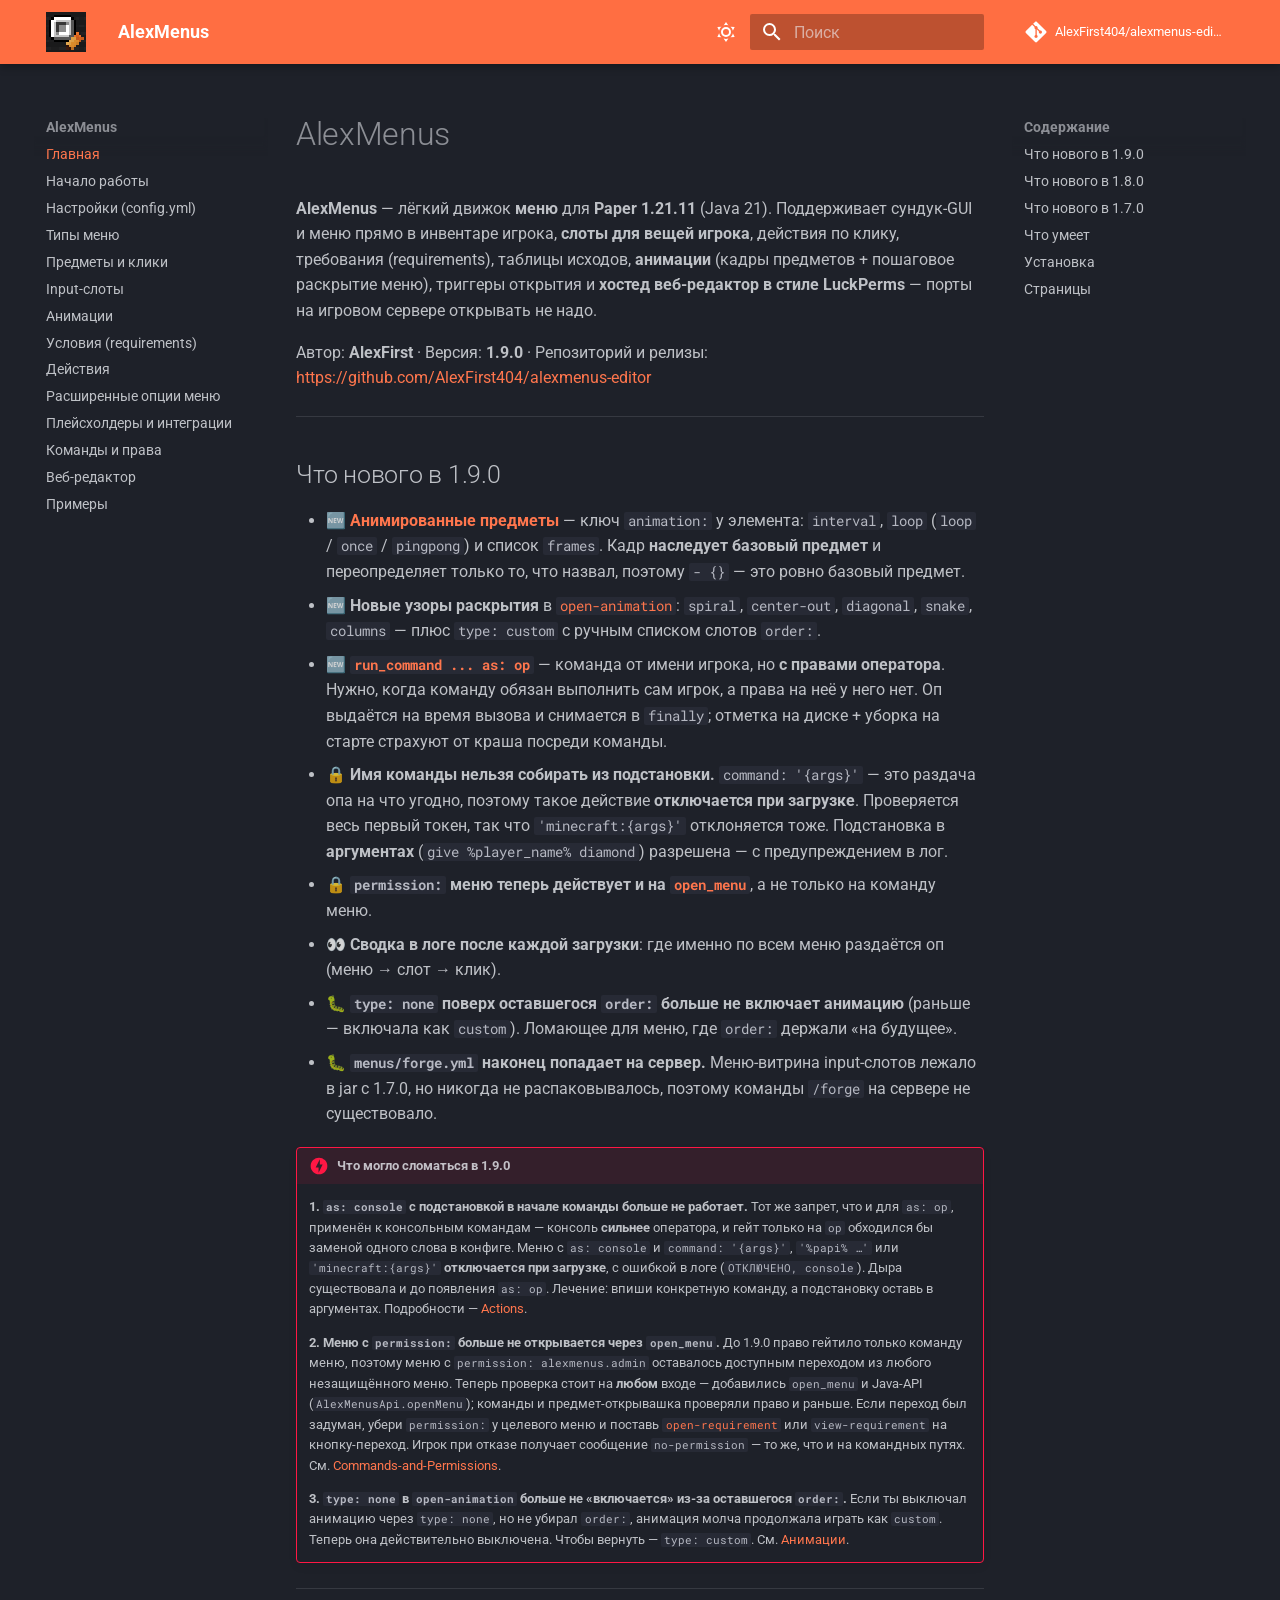
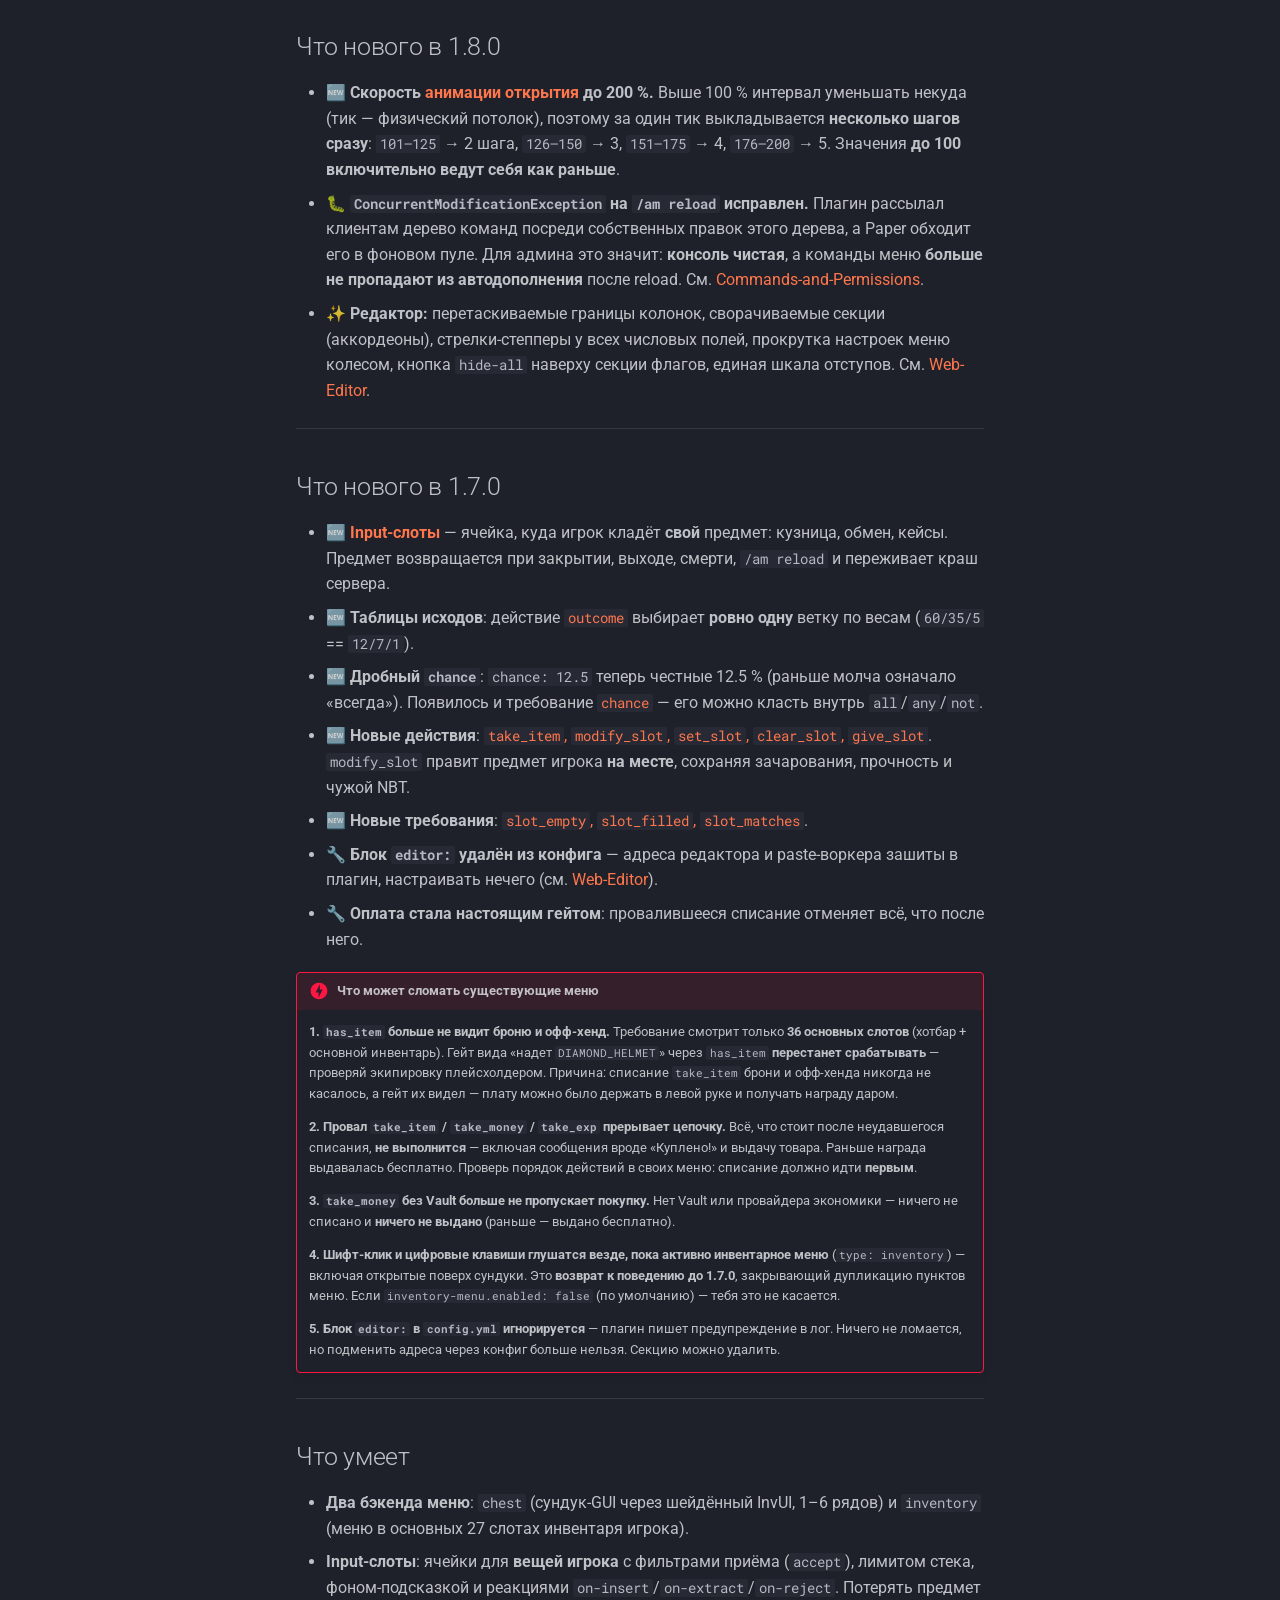
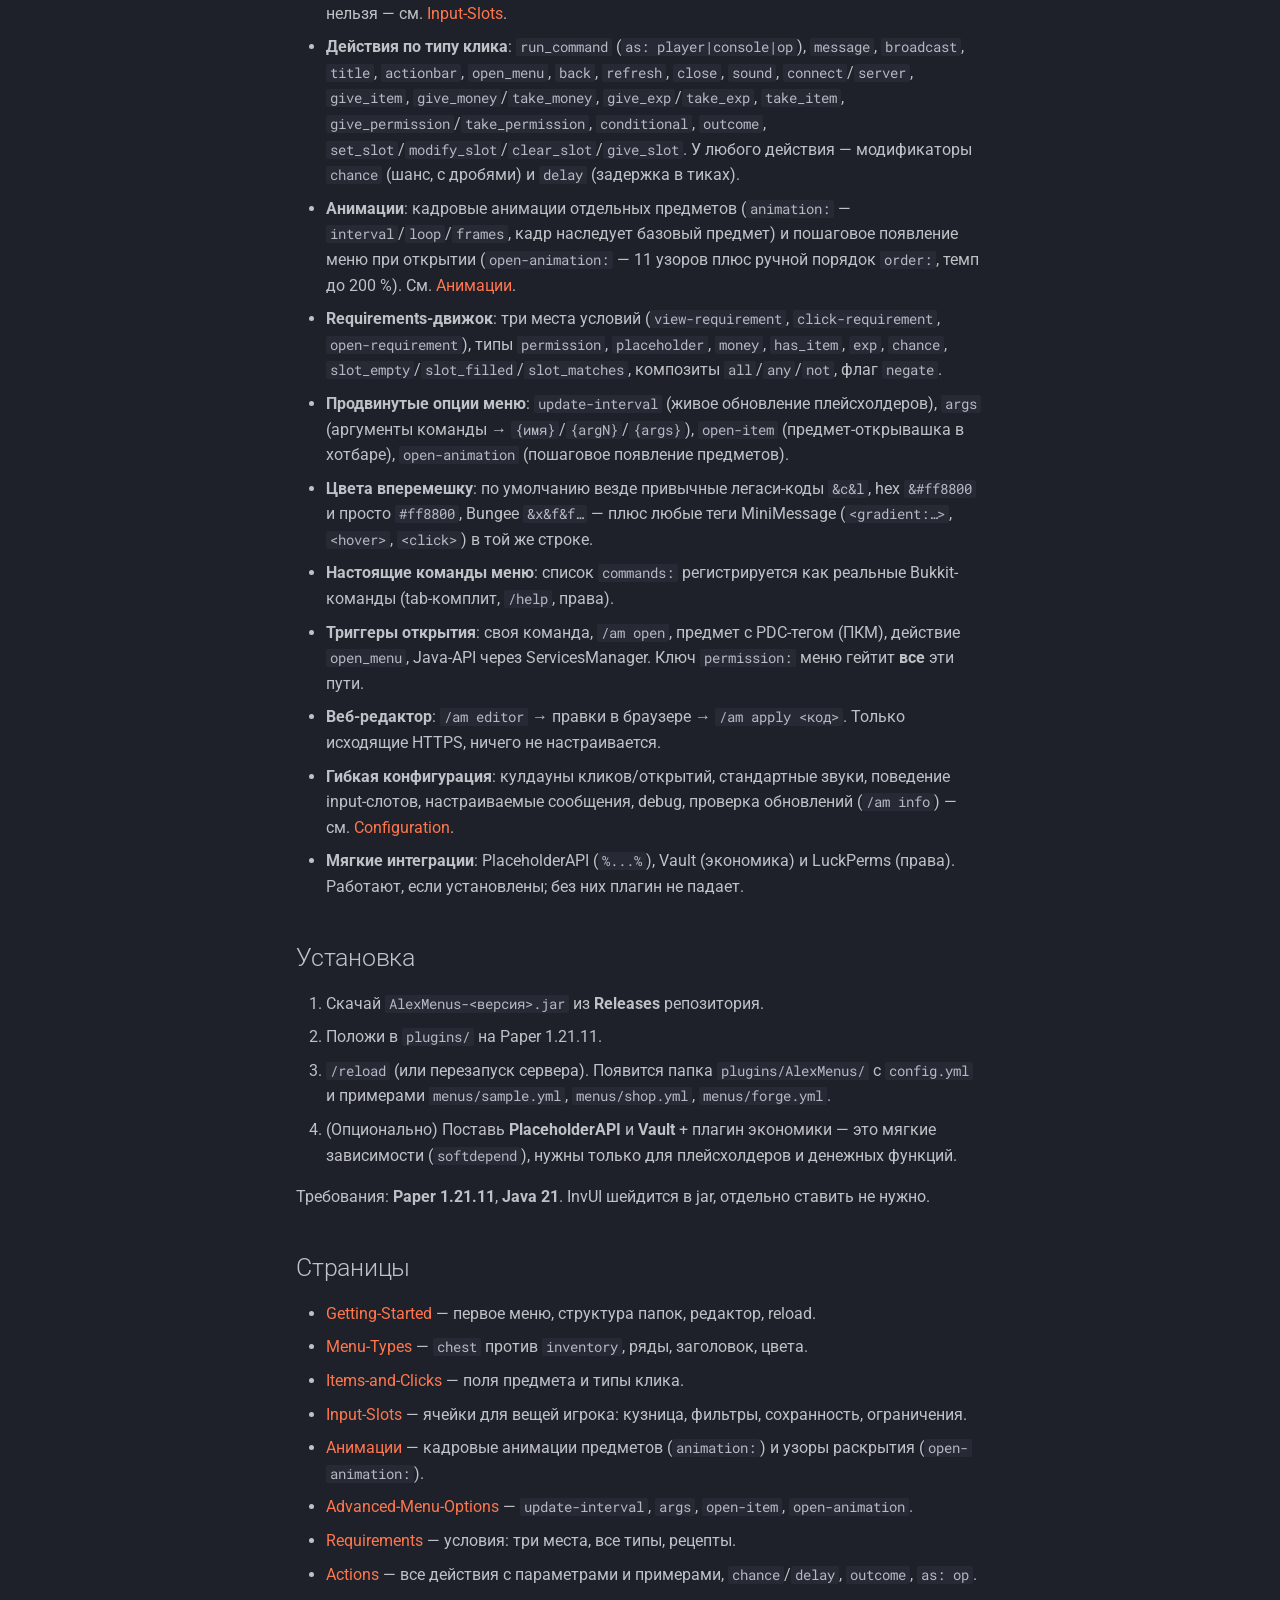
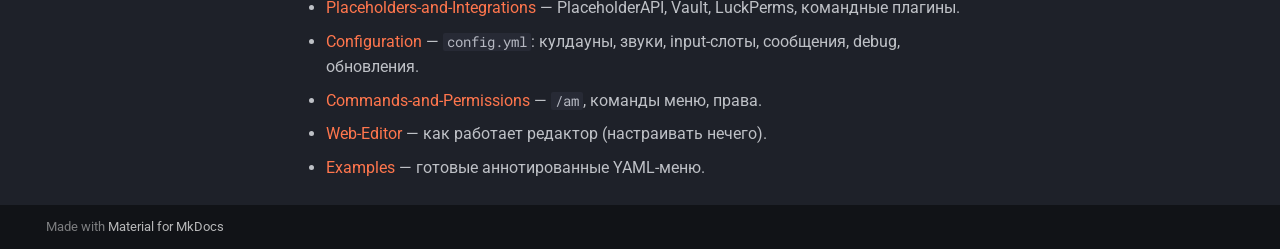
<file: index.html>
<!doctype html>
<html lang="ru" class="no-js">
  <head>
    
      <meta charset="utf-8">
      <meta name="viewport" content="width=device-width,initial-scale=1">
      
        <meta name="description" content="Документация плагина AlexMenus — движок меню для Paper 1.21.11">
      
      
      
        <link rel="canonical" href="https://alexfirst404.github.io/alexmenus-wiki/">
      
      
      
        <link rel="next" href="Getting-Started/">
      
      
        
      
      
      <link rel="icon" href="assets/favicon.png">
      <meta name="generator" content="mkdocs-1.6.1, mkdocs-material-9.7.7">
    
    
      
        <title>AlexMenus</title>
      
    
    
      <link rel="stylesheet" href="assets/stylesheets/main.ec1eaa64.min.css">
      
        
        <link rel="stylesheet" href="assets/stylesheets/palette.ab4e12ef.min.css">
      
      


    
    
      
    
    
      
        
        
        <link rel="preconnect" href="https://fonts.gstatic.com" crossorigin>
        <link rel="stylesheet" href="https://fonts.googleapis.com/css?family=Roboto:300,300i,400,400i,700,700i%7CRoboto+Mono:400,400i,700,700i&display=fallback">
        <style>:root{--md-text-font:"Roboto";--md-code-font:"Roboto Mono"}</style>
      
    
    
      <link rel="stylesheet" href="assets/pixel.css">
    
    <script>__md_scope=new URL(".",location),__md_hash=e=>[...e].reduce(((e,_)=>(e<<5)-e+_.charCodeAt(0)),0),__md_get=(e,_=localStorage,t=__md_scope)=>JSON.parse(_.getItem(t.pathname+"."+e)),__md_set=(e,_,t=localStorage,a=__md_scope)=>{try{t.setItem(a.pathname+"."+e,JSON.stringify(_))}catch(e){}}</script>
    
      

    
    
  </head>
  
  
    
    
      
    
    
    
    
    <body dir="ltr" data-md-color-scheme="slate" data-md-color-primary="deep-orange" data-md-color-accent="orange">
  
    
    <input class="md-toggle" data-md-toggle="drawer" type="checkbox" id="__drawer" autocomplete="off">
    <input class="md-toggle" data-md-toggle="search" type="checkbox" id="__search" autocomplete="off">
    <label class="md-overlay" for="__drawer"></label>
    <div data-md-component="skip">
      
        
        <a href="#alexmenus" class="md-skip">
          Перейти к содержанию
        </a>
      
    </div>
    <div data-md-component="announce">
      
    </div>
    
    
      

  

<header class="md-header md-header--shadow" data-md-component="header">
  <nav class="md-header__inner md-grid" aria-label="Верхний колонтитул">
    <a href="." title="AlexMenus" class="md-header__button md-logo" aria-label="AlexMenus" data-md-component="logo">
      
  <img src="assets/logo.svg" alt="logo">

    </a>
    <label class="md-header__button md-icon" for="__drawer">
      
      <svg xmlns="http://www.w3.org/2000/svg" viewBox="0 0 24 24"><path d="M3 6h18v2H3zm0 5h18v2H3zm0 5h18v2H3z"/></svg>
    </label>
    <div class="md-header__title" data-md-component="header-title">
      <div class="md-header__ellipsis">
        <div class="md-header__topic">
          <span class="md-ellipsis">
            AlexMenus
          </span>
        </div>
        <div class="md-header__topic" data-md-component="header-topic">
          <span class="md-ellipsis">
            
              Главная
            
          </span>
        </div>
      </div>
    </div>
    
      
        <form class="md-header__option" data-md-component="palette">
  
    
    
    
    <input class="md-option" data-md-color-media="" data-md-color-scheme="slate" data-md-color-primary="deep-orange" data-md-color-accent="orange"  aria-label="Светлая тема"  type="radio" name="__palette" id="__palette_0">
    
      <label class="md-header__button md-icon" title="Светлая тема" for="__palette_1" hidden>
        <svg xmlns="http://www.w3.org/2000/svg" viewBox="0 0 24 24"><path d="M12 7a5 5 0 0 1 5 5 5 5 0 0 1-5 5 5 5 0 0 1-5-5 5 5 0 0 1 5-5m0 2a3 3 0 0 0-3 3 3 3 0 0 0 3 3 3 3 0 0 0 3-3 3 3 0 0 0-3-3m0-7 2.39 3.42C13.65 5.15 12.84 5 12 5s-1.65.15-2.39.42zM3.34 7l4.16-.35A7.2 7.2 0 0 0 5.94 8.5c-.44.74-.69 1.5-.83 2.29zm.02 10 1.76-3.77a7.131 7.131 0 0 0 2.38 4.14zM20.65 7l-1.77 3.79a7.02 7.02 0 0 0-2.38-4.15zm-.01 10-4.14.36c.59-.51 1.12-1.14 1.54-1.86.42-.73.69-1.5.83-2.29zM12 22l-2.41-3.44c.74.27 1.55.44 2.41.44.82 0 1.63-.17 2.37-.44z"/></svg>
      </label>
    
  
    
    
    
    <input class="md-option" data-md-color-media="" data-md-color-scheme="default" data-md-color-primary="deep-orange" data-md-color-accent="orange"  aria-label="Тёмная тема"  type="radio" name="__palette" id="__palette_1">
    
      <label class="md-header__button md-icon" title="Тёмная тема" for="__palette_0" hidden>
        <svg xmlns="http://www.w3.org/2000/svg" viewBox="0 0 24 24"><path d="m17.75 4.09-2.53 1.94.91 3.06-2.63-1.81-2.63 1.81.91-3.06-2.53-1.94L12.44 4l1.06-3 1.06 3zm3.5 6.91-1.64 1.25.59 1.98-1.7-1.17-1.7 1.17.59-1.98L15.75 11l2.06-.05L18.5 9l.69 1.95zm-2.28 4.95c.83-.08 1.72 1.1 1.19 1.85-.32.45-.66.87-1.08 1.27C15.17 23 8.84 23 4.94 19.07c-3.91-3.9-3.91-10.24 0-14.14.4-.4.82-.76 1.27-1.08.75-.53 1.93.36 1.85 1.19-.27 2.86.69 5.83 2.89 8.02a9.96 9.96 0 0 0 8.02 2.89m-1.64 2.02a12.08 12.08 0 0 1-7.8-3.47c-2.17-2.19-3.33-5-3.49-7.82-2.81 3.14-2.7 7.96.31 10.98 3.02 3.01 7.84 3.12 10.98.31"/></svg>
      </label>
    
  
</form>
      
    
    
      <script>var palette=__md_get("__palette");if(palette&&palette.color){if("(prefers-color-scheme)"===palette.color.media){var media=matchMedia("(prefers-color-scheme: light)"),input=document.querySelector(media.matches?"[data-md-color-media='(prefers-color-scheme: light)']":"[data-md-color-media='(prefers-color-scheme: dark)']");palette.color.media=input.getAttribute("data-md-color-media"),palette.color.scheme=input.getAttribute("data-md-color-scheme"),palette.color.primary=input.getAttribute("data-md-color-primary"),palette.color.accent=input.getAttribute("data-md-color-accent")}for(var[key,value]of Object.entries(palette.color))document.body.setAttribute("data-md-color-"+key,value)}</script>
    
    
    
      
      
        <label class="md-header__button md-icon" for="__search">
          
          <svg xmlns="http://www.w3.org/2000/svg" viewBox="0 0 24 24"><path d="M9.5 3A6.5 6.5 0 0 1 16 9.5c0 1.61-.59 3.09-1.56 4.23l.27.27h.79l5 5-1.5 1.5-5-5v-.79l-.27-.27A6.52 6.52 0 0 1 9.5 16 6.5 6.5 0 0 1 3 9.5 6.5 6.5 0 0 1 9.5 3m0 2C7 5 5 7 5 9.5S7 14 9.5 14 14 12 14 9.5 12 5 9.5 5"/></svg>
        </label>
        <div class="md-search" data-md-component="search" role="dialog">
  <label class="md-search__overlay" for="__search"></label>
  <div class="md-search__inner" role="search">
    <form class="md-search__form" name="search">
      <input type="text" class="md-search__input" name="query" aria-label="Поиск" placeholder="Поиск" autocapitalize="off" autocorrect="off" autocomplete="off" spellcheck="false" data-md-component="search-query" required>
      <label class="md-search__icon md-icon" for="__search">
        
        <svg xmlns="http://www.w3.org/2000/svg" viewBox="0 0 24 24"><path d="M9.5 3A6.5 6.5 0 0 1 16 9.5c0 1.61-.59 3.09-1.56 4.23l.27.27h.79l5 5-1.5 1.5-5-5v-.79l-.27-.27A6.52 6.52 0 0 1 9.5 16 6.5 6.5 0 0 1 3 9.5 6.5 6.5 0 0 1 9.5 3m0 2C7 5 5 7 5 9.5S7 14 9.5 14 14 12 14 9.5 12 5 9.5 5"/></svg>
        
        <svg xmlns="http://www.w3.org/2000/svg" viewBox="0 0 24 24"><path d="M20 11v2H8l5.5 5.5-1.42 1.42L4.16 12l7.92-7.92L13.5 5.5 8 11z"/></svg>
      </label>
      <nav class="md-search__options" aria-label="Поиск">
        
        <button type="reset" class="md-search__icon md-icon" title="Очистить" aria-label="Очистить" tabindex="-1">
          
          <svg xmlns="http://www.w3.org/2000/svg" viewBox="0 0 24 24"><path d="M19 6.41 17.59 5 12 10.59 6.41 5 5 6.41 10.59 12 5 17.59 6.41 19 12 13.41 17.59 19 19 17.59 13.41 12z"/></svg>
        </button>
      </nav>
      
        <div class="md-search__suggest" data-md-component="search-suggest"></div>
      
    </form>
    <div class="md-search__output">
      <div class="md-search__scrollwrap" tabindex="0" data-md-scrollfix>
        <div class="md-search-result" data-md-component="search-result">
          <div class="md-search-result__meta">
            Инициализация поиска
          </div>
          <ol class="md-search-result__list" role="presentation"></ol>
        </div>
      </div>
    </div>
  </div>
</div>
      
    
    
      <div class="md-header__source">
        <a href="https://github.com/AlexFirst404/alexmenus-editor" title="Перейти к репозиторию" class="md-source" data-md-component="source">
  <div class="md-source__icon md-icon">
    
    <svg xmlns="http://www.w3.org/2000/svg" viewBox="0 0 448 512"><!--! Font Awesome Free 7.1.0 by @fontawesome - https://fontawesome.com License - https://fontawesome.com/license/free (Icons: CC BY 4.0, Fonts: SIL OFL 1.1, Code: MIT License) Copyright 2025 Fonticons, Inc.--><path d="M439.6 236.1 244 40.5c-5.4-5.5-12.8-8.5-20.4-8.5s-15 3-20.4 8.4L162.5 81l51.5 51.5c27.1-9.1 52.7 16.8 43.4 43.7l49.7 49.7c34.2-11.8 61.2 31 35.5 56.7-26.5 26.5-70.2-2.9-56-37.3L240.3 199v121.9c25.3 12.5 22.3 41.8 9.1 55-6.4 6.4-15.2 10.1-24.3 10.1s-17.8-3.6-24.3-10.1c-17.6-17.6-11.1-46.9 11.2-56v-123c-20.8-8.5-24.6-30.7-18.6-45L142.6 101 8.5 235.1C3 240.6 0 247.9 0 255.5s3 15 8.5 20.4l195.6 195.7c5.4 5.4 12.7 8.4 20.4 8.4s15-3 20.4-8.4l194.7-194.7c5.4-5.4 8.4-12.8 8.4-20.4s-3-15-8.4-20.4"/></svg>
  </div>
  <div class="md-source__repository">
    AlexFirst404/alexmenus-editor
  </div>
</a>
      </div>
    
  </nav>
  
</header>
    
    <div class="md-container" data-md-component="container">
      
      
        
          
        
      
      <main class="md-main" data-md-component="main">
        <div class="md-main__inner md-grid">
          
            
              
              <div class="md-sidebar md-sidebar--primary" data-md-component="sidebar" data-md-type="navigation" >
                <div class="md-sidebar__scrollwrap">
                  <div class="md-sidebar__inner">
                    



<nav class="md-nav md-nav--primary" aria-label="Навигация" data-md-level="0">
  <label class="md-nav__title" for="__drawer">
    <a href="." title="AlexMenus" class="md-nav__button md-logo" aria-label="AlexMenus" data-md-component="logo">
      
  <img src="assets/logo.svg" alt="logo">

    </a>
    AlexMenus
  </label>
  
    <div class="md-nav__source">
      <a href="https://github.com/AlexFirst404/alexmenus-editor" title="Перейти к репозиторию" class="md-source" data-md-component="source">
  <div class="md-source__icon md-icon">
    
    <svg xmlns="http://www.w3.org/2000/svg" viewBox="0 0 448 512"><!--! Font Awesome Free 7.1.0 by @fontawesome - https://fontawesome.com License - https://fontawesome.com/license/free (Icons: CC BY 4.0, Fonts: SIL OFL 1.1, Code: MIT License) Copyright 2025 Fonticons, Inc.--><path d="M439.6 236.1 244 40.5c-5.4-5.5-12.8-8.5-20.4-8.5s-15 3-20.4 8.4L162.5 81l51.5 51.5c27.1-9.1 52.7 16.8 43.4 43.7l49.7 49.7c34.2-11.8 61.2 31 35.5 56.7-26.5 26.5-70.2-2.9-56-37.3L240.3 199v121.9c25.3 12.5 22.3 41.8 9.1 55-6.4 6.4-15.2 10.1-24.3 10.1s-17.8-3.6-24.3-10.1c-17.6-17.6-11.1-46.9 11.2-56v-123c-20.8-8.5-24.6-30.7-18.6-45L142.6 101 8.5 235.1C3 240.6 0 247.9 0 255.5s3 15 8.5 20.4l195.6 195.7c5.4 5.4 12.7 8.4 20.4 8.4s15-3 20.4-8.4l194.7-194.7c5.4-5.4 8.4-12.8 8.4-20.4s-3-15-8.4-20.4"/></svg>
  </div>
  <div class="md-source__repository">
    AlexFirst404/alexmenus-editor
  </div>
</a>
    </div>
  
  <ul class="md-nav__list" data-md-scrollfix>
    
      
      
  
  
    
  
  
  
    <li class="md-nav__item md-nav__item--active">
      
      <input class="md-nav__toggle md-toggle" type="checkbox" id="__toc">
      
      
        
      
      
        <label class="md-nav__link md-nav__link--active" for="__toc">
          
  
  
  <span class="md-ellipsis">
    
  
    Главная
  

    
  </span>
  
  

          <span class="md-nav__icon md-icon"></span>
        </label>
      
      <a href="." class="md-nav__link md-nav__link--active">
        
  
  
  <span class="md-ellipsis">
    
  
    Главная
  

    
  </span>
  
  

      </a>
      
        

<nav class="md-nav md-nav--secondary" aria-label="Содержание">
  
  
  
    
  
  
    <label class="md-nav__title" for="__toc">
      <span class="md-nav__icon md-icon"></span>
      Содержание
    </label>
    <ul class="md-nav__list" data-md-component="toc" data-md-scrollfix>
      
        <li class="md-nav__item">
  <a href="#190" class="md-nav__link">
    <span class="md-ellipsis">
      
        Что нового в 1.9.0
      
    </span>
  </a>
  
</li>
      
        <li class="md-nav__item">
  <a href="#180" class="md-nav__link">
    <span class="md-ellipsis">
      
        Что нового в 1.8.0
      
    </span>
  </a>
  
</li>
      
        <li class="md-nav__item">
  <a href="#170" class="md-nav__link">
    <span class="md-ellipsis">
      
        Что нового в 1.7.0
      
    </span>
  </a>
  
</li>
      
        <li class="md-nav__item">
  <a href="#_1" class="md-nav__link">
    <span class="md-ellipsis">
      
        Что умеет
      
    </span>
  </a>
  
</li>
      
        <li class="md-nav__item">
  <a href="#_2" class="md-nav__link">
    <span class="md-ellipsis">
      
        Установка
      
    </span>
  </a>
  
</li>
      
        <li class="md-nav__item">
  <a href="#_3" class="md-nav__link">
    <span class="md-ellipsis">
      
        Страницы
      
    </span>
  </a>
  
</li>
      
    </ul>
  
</nav>
      
    </li>
  

    
      
      
  
  
  
  
    <li class="md-nav__item">
      <a href="Getting-Started/" class="md-nav__link">
        
  
  
  <span class="md-ellipsis">
    
  
    Начало работы
  

    
  </span>
  
  

      </a>
    </li>
  

    
      
      
  
  
  
  
    <li class="md-nav__item">
      <a href="Configuration/" class="md-nav__link">
        
  
  
  <span class="md-ellipsis">
    
  
    Настройки (config.yml)
  

    
  </span>
  
  

      </a>
    </li>
  

    
      
      
  
  
  
  
    <li class="md-nav__item">
      <a href="Menu-Types/" class="md-nav__link">
        
  
  
  <span class="md-ellipsis">
    
  
    Типы меню
  

    
  </span>
  
  

      </a>
    </li>
  

    
      
      
  
  
  
  
    <li class="md-nav__item">
      <a href="Items-and-Clicks/" class="md-nav__link">
        
  
  
  <span class="md-ellipsis">
    
  
    Предметы и клики
  

    
  </span>
  
  

      </a>
    </li>
  

    
      
      
  
  
  
  
    <li class="md-nav__item">
      <a href="Input-Slots/" class="md-nav__link">
        
  
  
  <span class="md-ellipsis">
    
  
    Input-слоты
  

    
  </span>
  
  

      </a>
    </li>
  

    
      
      
  
  
  
  
    <li class="md-nav__item">
      <a href="Animations/" class="md-nav__link">
        
  
  
  <span class="md-ellipsis">
    
  
    Анимации
  

    
  </span>
  
  

      </a>
    </li>
  

    
      
      
  
  
  
  
    <li class="md-nav__item">
      <a href="Requirements/" class="md-nav__link">
        
  
  
  <span class="md-ellipsis">
    
  
    Условия (requirements)
  

    
  </span>
  
  

      </a>
    </li>
  

    
      
      
  
  
  
  
    <li class="md-nav__item">
      <a href="Actions/" class="md-nav__link">
        
  
  
  <span class="md-ellipsis">
    
  
    Действия
  

    
  </span>
  
  

      </a>
    </li>
  

    
      
      
  
  
  
  
    <li class="md-nav__item">
      <a href="Advanced-Menu-Options/" class="md-nav__link">
        
  
  
  <span class="md-ellipsis">
    
  
    Расширенные опции меню
  

    
  </span>
  
  

      </a>
    </li>
  

    
      
      
  
  
  
  
    <li class="md-nav__item">
      <a href="Placeholders-and-Integrations/" class="md-nav__link">
        
  
  
  <span class="md-ellipsis">
    
  
    Плейсхолдеры и интеграции
  

    
  </span>
  
  

      </a>
    </li>
  

    
      
      
  
  
  
  
    <li class="md-nav__item">
      <a href="Commands-and-Permissions/" class="md-nav__link">
        
  
  
  <span class="md-ellipsis">
    
  
    Команды и права
  

    
  </span>
  
  

      </a>
    </li>
  

    
      
      
  
  
  
  
    <li class="md-nav__item">
      <a href="Web-Editor/" class="md-nav__link">
        
  
  
  <span class="md-ellipsis">
    
  
    Веб-редактор
  

    
  </span>
  
  

      </a>
    </li>
  

    
      
      
  
  
  
  
    <li class="md-nav__item">
      <a href="Examples/" class="md-nav__link">
        
  
  
  <span class="md-ellipsis">
    
  
    Примеры
  

    
  </span>
  
  

      </a>
    </li>
  

    
  </ul>
</nav>
                  </div>
                </div>
              </div>
            
            
              
              <div class="md-sidebar md-sidebar--secondary" data-md-component="sidebar" data-md-type="toc" >
                <div class="md-sidebar__scrollwrap">
                  <div class="md-sidebar__inner">
                    

<nav class="md-nav md-nav--secondary" aria-label="Содержание">
  
  
  
    
  
  
    <label class="md-nav__title" for="__toc">
      <span class="md-nav__icon md-icon"></span>
      Содержание
    </label>
    <ul class="md-nav__list" data-md-component="toc" data-md-scrollfix>
      
        <li class="md-nav__item">
  <a href="#190" class="md-nav__link">
    <span class="md-ellipsis">
      
        Что нового в 1.9.0
      
    </span>
  </a>
  
</li>
      
        <li class="md-nav__item">
  <a href="#180" class="md-nav__link">
    <span class="md-ellipsis">
      
        Что нового в 1.8.0
      
    </span>
  </a>
  
</li>
      
        <li class="md-nav__item">
  <a href="#170" class="md-nav__link">
    <span class="md-ellipsis">
      
        Что нового в 1.7.0
      
    </span>
  </a>
  
</li>
      
        <li class="md-nav__item">
  <a href="#_1" class="md-nav__link">
    <span class="md-ellipsis">
      
        Что умеет
      
    </span>
  </a>
  
</li>
      
        <li class="md-nav__item">
  <a href="#_2" class="md-nav__link">
    <span class="md-ellipsis">
      
        Установка
      
    </span>
  </a>
  
</li>
      
        <li class="md-nav__item">
  <a href="#_3" class="md-nav__link">
    <span class="md-ellipsis">
      
        Страницы
      
    </span>
  </a>
  
</li>
      
    </ul>
  
</nav>
                  </div>
                </div>
              </div>
            
          
          
            <div class="md-content" data-md-component="content">
              
              <article class="md-content__inner md-typeset">
                
                  


  
  


<h1 id="alexmenus">AlexMenus<a class="headerlink" href="#alexmenus" title="Permanent link">&para;</a></h1>
<p><strong>AlexMenus</strong> — лёгкий движок <strong>меню</strong> для <strong>Paper 1.21.11</strong> (Java 21). Поддерживает сундук-GUI и меню
прямо в инвентаре игрока, <strong>слоты для вещей игрока</strong>, действия по клику, требования (requirements),
таблицы исходов, <strong>анимации</strong> (кадры предметов + пошаговое раскрытие меню), триггеры открытия и <strong>хостед
веб-редактор в стиле LuckPerms</strong> — порты на игровом сервере открывать не надо.</p>
<p>Автор: <strong>AlexFirst</strong> · Версия: <strong>1.9.0</strong> · Репозиторий и релизы: <a href="https://github.com/AlexFirst404/alexmenus-editor">https://github.com/AlexFirst404/alexmenus-editor</a></p>
<hr />
<h2 id="190">Что нового в 1.9.0<a class="headerlink" href="#190" title="Permanent link">&para;</a></h2>
<ul>
<li>🆕 <strong><a href="Animations/">Анимированные предметы</a></strong> — ключ <code>animation:</code> у элемента: <code>interval</code>, <code>loop</code>
  (<code>loop</code> / <code>once</code> / <code>pingpong</code>) и список <code>frames</code>. Кадр <strong>наследует базовый предмет</strong> и переопределяет
  только то, что назвал, поэтому <code>- {}</code> — это ровно базовый предмет.</li>
<li>🆕 <strong>Новые узоры раскрытия</strong> в <a href="Animations/"><code>open-animation</code></a>: <code>spiral</code>, <code>center-out</code>, <code>diagonal</code>,
  <code>snake</code>, <code>columns</code> — плюс <code>type: custom</code> с ручным списком слотов <code>order:</code>.</li>
<li>🆕 <strong><a href="Actions/"><code>run_command ... as: op</code></a></strong> — команда от имени игрока, но <strong>с правами оператора</strong>. Нужно,
  когда команду обязан выполнить сам игрок, а права на неё у него нет. Оп выдаётся на время вызова и
  снимается в <code>finally</code>; отметка на диске + уборка на старте страхуют от краша посреди команды.</li>
<li>🔒 <strong>Имя команды нельзя собирать из подстановки.</strong> <code>command: '{args}'</code> — это раздача опа на что угодно,
  поэтому такое действие <strong>отключается при загрузке</strong>. Проверяется весь первый токен, так что
  <code>'minecraft:{args}'</code> отклоняется тоже. Подстановка в <strong>аргументах</strong> (<code>give %player_name% diamond</code>)
  разрешена — с предупреждением в лог.</li>
<li>🔒 <strong><code>permission:</code> меню теперь действует и на <a href="Actions/"><code>open_menu</code></a></strong>, а не только на команду меню.</li>
<li>👀 <strong>Сводка в логе после каждой загрузки</strong>: где именно по всем меню раздаётся оп (меню → слот → клик).</li>
<li>🐛 <strong><code>type: none</code> поверх оставшегося <code>order:</code> больше не включает анимацию</strong> (раньше — включала как
  <code>custom</code>). Ломающее для меню, где <code>order:</code> держали «на будущее».</li>
<li>🐛 <strong><code>menus/forge.yml</code> наконец попадает на сервер.</strong> Меню-витрина input-слотов лежало в jar с 1.7.0, но
  никогда не распаковывалось, поэтому команды <code>/forge</code> на сервере не существовало.</li>
</ul>
<div class="admonition danger">
<p class="admonition-title">Что могло сломаться в 1.9.0</p>
<p><strong>1. <code>as: console</code> с подстановкой в начале команды больше не работает.</strong> Тот же запрет, что и для
<code>as: op</code>, применён к консольным командам — консоль <strong>сильнее</strong> оператора, и гейт только на <code>op</code>
обходился бы заменой одного слова в конфиге. Меню с <code>as: console</code> и <code>command: '{args}'</code>,
<code>'%papi% …'</code> или <code>'minecraft:{args}'</code> <strong>отключается при загрузке</strong>, с ошибкой в логе
(<code>ОТКЛЮЧЕНО, console</code>). Дыра существовала и до появления <code>as: op</code>. Лечение: впиши конкретную команду,
а подстановку оставь в аргументах. Подробности — <a href="Actions/">Actions</a>.</p>
<p><strong>2. Меню с <code>permission:</code> больше не открывается через <code>open_menu</code>.</strong> До 1.9.0 право гейтило только
команду меню, поэтому меню с <code>permission: alexmenus.admin</code> оставалось доступным переходом из любого
незащищённого меню. Теперь проверка стоит на <strong>любом</strong> входе — добавились <code>open_menu</code> и Java-API
(<code>AlexMenusApi.openMenu</code>); команды и предмет-открывашка проверяли право и раньше.
Если переход был задуман, убери <code>permission:</code> у целевого меню и поставь
<a href="Requirements/"><code>open-requirement</code></a> или <code>view-requirement</code> на кнопку-переход. Игрок при отказе
получает сообщение <code>no-permission</code> — то же, что и на командных путях. См.
<a href="Commands-and-Permissions/">Commands-and-Permissions</a>.</p>
<p><strong>3. <code>type: none</code> в <code>open-animation</code> больше не «включается» из-за оставшегося <code>order:</code>.</strong> Если ты
выключал анимацию через <code>type: none</code>, но не убирал <code>order:</code>, анимация молча продолжала играть как
<code>custom</code>. Теперь она действительно выключена. Чтобы вернуть — <code>type: custom</code>. См.
<a href="Animations/">Анимации</a>.</p>
</div>
<hr />
<h2 id="180">Что нового в 1.8.0<a class="headerlink" href="#180" title="Permanent link">&para;</a></h2>
<ul>
<li>🆕 <strong>Скорость <a href="Animations/">анимации открытия</a> до 200 %.</strong> Выше 100 % интервал уменьшать некуда (тик —
  физический потолок), поэтому за один тик выкладывается <strong>несколько шагов сразу</strong>: <code>101–125</code> → 2 шага,
  <code>126–150</code> → 3, <code>151–175</code> → 4, <code>176–200</code> → 5. Значения <strong>до 100 включительно ведут себя как раньше</strong>.</li>
<li>🐛 <strong><code>ConcurrentModificationException</code> на <code>/am reload</code> исправлен.</strong> Плагин рассылал клиентам дерево
  команд посреди собственных правок этого дерева, а Paper обходит его в фоновом пуле. Для админа это
  значит: <strong>консоль чистая</strong>, а команды меню <strong>больше не пропадают из автодополнения</strong> после reload. См.
  <a href="Commands-and-Permissions/">Commands-and-Permissions</a>.</li>
<li>✨ <strong>Редактор:</strong> перетаскиваемые границы колонок, сворачиваемые секции (аккордеоны), стрелки-степперы у
  всех числовых полей, прокрутка настроек меню колесом, кнопка <code>hide-all</code> наверху секции флагов, единая
  шкала отступов. См. <a href="Web-Editor/">Web-Editor</a>.</li>
</ul>
<hr />
<h2 id="170">Что нового в 1.7.0<a class="headerlink" href="#170" title="Permanent link">&para;</a></h2>
<ul>
<li>🆕 <strong><a href="Input-Slots/">Input-слоты</a></strong> — ячейка, куда игрок кладёт <strong>свой</strong> предмет: кузница, обмен, кейсы.
  Предмет возвращается при закрытии, выходе, смерти, <code>/am reload</code> и переживает краш сервера.</li>
<li>🆕 <strong>Таблицы исходов</strong>: действие <a href="Actions/"><code>outcome</code></a> выбирает <strong>ровно одну</strong> ветку по весам
  (<code>60/35/5</code> == <code>12/7/1</code>).</li>
<li>🆕 <strong>Дробный <code>chance</code></strong>: <code>chance: 12.5</code> теперь честные 12.5 % (раньше молча означало «всегда»). Появилось
  и требование <a href="Requirements/"><code>chance</code></a> — его можно класть внутрь <code>all</code>/<code>any</code>/<code>not</code>.</li>
<li>🆕 <strong>Новые действия</strong>: <a href="Actions/"><code>take_item</code>, <code>modify_slot</code>, <code>set_slot</code>, <code>clear_slot</code>, <code>give_slot</code></a>.
  <code>modify_slot</code> правит предмет игрока <strong>на месте</strong>, сохраняя зачарования, прочность и чужой NBT.</li>
<li>🆕 <strong>Новые требования</strong>: <a href="Requirements/"><code>slot_empty</code>, <code>slot_filled</code>, <code>slot_matches</code></a>.</li>
<li>🔧 <strong>Блок <code>editor:</code> удалён из конфига</strong> — адреса редактора и paste-воркера зашиты в плагин, настраивать
  нечего (см. <a href="Web-Editor/">Web-Editor</a>).</li>
<li>🔧 <strong>Оплата стала настоящим гейтом</strong>: провалившееся списание отменяет всё, что после него.</li>
</ul>
<div class="admonition danger">
<p class="admonition-title">Что может сломать существующие меню</p>
<p><strong>1. <code>has_item</code> больше не видит броню и офф-хенд.</strong> Требование смотрит только <strong>36 основных слотов</strong>
(хотбар + основной инвентарь). Гейт вида «надет <code>DIAMOND_HELMET</code>» через <code>has_item</code> <strong>перестанет
срабатывать</strong> — проверяй экипировку плейсхолдером. Причина: списание <code>take_item</code> брони и офф-хенда
никогда не касалось, а гейт их видел — плату можно было держать в левой руке и получать награду даром.</p>
<p><strong>2. Провал <code>take_item</code> / <code>take_money</code> / <code>take_exp</code> прерывает цепочку.</strong> Всё, что стоит после
неудавшегося списания, <strong>не выполнится</strong> — включая сообщения вроде «Куплено!» и выдачу товара. Раньше
награда выдавалась бесплатно. Проверь порядок действий в своих меню: списание должно идти <strong>первым</strong>.</p>
<p><strong>3. <code>take_money</code> без Vault больше не пропускает покупку.</strong> Нет Vault или провайдера экономики — ничего
не списано и <strong>ничего не выдано</strong> (раньше — выдано бесплатно).</p>
<p><strong>4. Шифт-клик и цифровые клавиши глушатся везде, пока активно инвентарное меню</strong> (<code>type: inventory</code>) —
включая открытые поверх сундуки. Это <strong>возврат к поведению до 1.7.0</strong>, закрывающий дупликацию пунктов
меню. Если <code>inventory-menu.enabled: false</code> (по умолчанию) — тебя это не касается.</p>
<p><strong>5. Блок <code>editor:</code> в <code>config.yml</code> игнорируется</strong> — плагин пишет предупреждение в лог. Ничего не
ломается, но подменить адреса через конфиг больше нельзя. Секцию можно удалить.</p>
</div>
<hr />
<h2 id="_1">Что умеет<a class="headerlink" href="#_1" title="Permanent link">&para;</a></h2>
<ul>
<li><strong>Два бэкенда меню</strong>: <code>chest</code> (сундук-GUI через шейдённый InvUI, 1–6 рядов) и <code>inventory</code> (меню в основных
  27 слотах инвентаря игрока).</li>
<li><strong>Input-слоты</strong>: ячейки для <strong>вещей игрока</strong> с фильтрами приёма (<code>accept</code>), лимитом стека,
  фоном-подсказкой и реакциями <code>on-insert</code>/<code>on-extract</code>/<code>on-reject</code>. Потерять предмет нельзя — см.
  <a href="Input-Slots/">Input-Slots</a>.</li>
<li><strong>Действия по типу клика</strong>: <code>run_command</code> (<code>as: player|console|op</code>), <code>message</code>, <code>broadcast</code>, <code>title</code>,
  <code>actionbar</code>, <code>open_menu</code>, <code>back</code>, <code>refresh</code>, <code>close</code>, <code>sound</code>, <code>connect</code>/<code>server</code>, <code>give_item</code>,
  <code>give_money</code>/<code>take_money</code>, <code>give_exp</code>/<code>take_exp</code>, <code>take_item</code>, <code>give_permission</code>/<code>take_permission</code>,
  <code>conditional</code>, <code>outcome</code>, <code>set_slot</code>/<code>modify_slot</code>/<code>clear_slot</code>/<code>give_slot</code>. У любого действия —
  модификаторы <code>chance</code> (шанс, с дробями) и <code>delay</code> (задержка в тиках).</li>
<li><strong>Анимации</strong>: кадровые анимации отдельных предметов (<code>animation:</code> — <code>interval</code>/<code>loop</code>/<code>frames</code>, кадр
  наследует базовый предмет) и пошаговое появление меню при открытии (<code>open-animation:</code> — 11 узоров плюс
  ручной порядок <code>order:</code>, темп до 200 %). См. <a href="Animations/">Анимации</a>.</li>
<li><strong>Requirements-движок</strong>: три места условий (<code>view-requirement</code>, <code>click-requirement</code>, <code>open-requirement</code>),
  типы <code>permission</code>, <code>placeholder</code>, <code>money</code>, <code>has_item</code>, <code>exp</code>, <code>chance</code>,
  <code>slot_empty</code>/<code>slot_filled</code>/<code>slot_matches</code>, композиты <code>all</code>/<code>any</code>/<code>not</code>, флаг <code>negate</code>.</li>
<li><strong>Продвинутые опции меню</strong>: <code>update-interval</code> (живое обновление плейсхолдеров), <code>args</code> (аргументы команды →
  <code>{имя}</code>/<code>{argN}</code>/<code>{args}</code>), <code>open-item</code> (предмет-открывашка в хотбаре), <code>open-animation</code> (пошаговое
  появление предметов).</li>
<li><strong>Цвета вперемешку</strong>: по умолчанию везде привычные легаси-коды <code>&amp;c&amp;l</code>, hex <code>&amp;#ff8800</code> и просто <code>#ff8800</code>,
  Bungee <code>&amp;x&amp;f&amp;f…</code> — плюс любые теги MiniMessage (<code>&lt;gradient:…&gt;</code>, <code>&lt;hover&gt;</code>, <code>&lt;click&gt;</code>) в той же строке.</li>
<li><strong>Настоящие команды меню</strong>: список <code>commands:</code> регистрируется как реальные Bukkit-команды (tab-комплит,
  <code>/help</code>, права).</li>
<li><strong>Триггеры открытия</strong>: своя команда, <code>/am open</code>, предмет с PDC-тегом (ПКМ), действие <code>open_menu</code>, Java-API
  через ServicesManager. Ключ <code>permission:</code> меню гейтит <strong>все</strong> эти пути.</li>
<li><strong>Веб-редактор</strong>: <code>/am editor</code> → правки в браузере → <code>/am apply &lt;код&gt;</code>. Только исходящие HTTPS, ничего не
  настраивается.</li>
<li><strong>Гибкая конфигурация</strong>: кулдауны кликов/открытий, стандартные звуки, поведение input-слотов, настраиваемые
  сообщения, debug, проверка обновлений (<code>/am info</code>) — см. <a href="Configuration/">Configuration</a>.</li>
<li><strong>Мягкие интеграции</strong>: PlaceholderAPI (<code>%...%</code>), Vault (экономика) и LuckPerms (права). Работают, если
  установлены; без них плагин не падает.</li>
</ul>
<h2 id="_2">Установка<a class="headerlink" href="#_2" title="Permanent link">&para;</a></h2>
<ol>
<li>Скачай <code>AlexMenus-&lt;версия&gt;.jar</code> из <strong>Releases</strong> репозитория.</li>
<li>Положи в <code>plugins/</code> на Paper 1.21.11.</li>
<li><code>/reload</code> (или перезапуск сервера). Появится папка <code>plugins/AlexMenus/</code> с <code>config.yml</code> и примерами
   <code>menus/sample.yml</code>, <code>menus/shop.yml</code>, <code>menus/forge.yml</code>.</li>
<li>(Опционально) Поставь <strong>PlaceholderAPI</strong> и <strong>Vault</strong> + плагин экономики — это мягкие зависимости
   (<code>softdepend</code>), нужны только для плейсхолдеров и денежных функций.</li>
</ol>
<p>Требования: <strong>Paper 1.21.11</strong>, <strong>Java 21</strong>. InvUI шейдится в jar, отдельно ставить не нужно.</p>
<h2 id="_3">Страницы<a class="headerlink" href="#_3" title="Permanent link">&para;</a></h2>
<ul>
<li><a href="Getting-Started/">Getting-Started</a> — первое меню, структура папок, редактор, reload.</li>
<li><a href="Menu-Types/">Menu-Types</a> — <code>chest</code> против <code>inventory</code>, ряды, заголовок, цвета.</li>
<li><a href="Items-and-Clicks/">Items-and-Clicks</a> — поля предмета и типы клика.</li>
<li><a href="Input-Slots/">Input-Slots</a> — ячейки для вещей игрока: кузница, фильтры, сохранность, ограничения.</li>
<li><a href="Animations/">Анимации</a> — кадровые анимации предметов (<code>animation:</code>) и узоры раскрытия
  (<code>open-animation:</code>).</li>
<li><a href="Advanced-Menu-Options/">Advanced-Menu-Options</a> — <code>update-interval</code>, <code>args</code>, <code>open-item</code>, <code>open-animation</code>.</li>
<li><a href="Requirements/">Requirements</a> — условия: три места, все типы, рецепты.</li>
<li><a href="Actions/">Actions</a> — все действия с параметрами и примерами, <code>chance</code>/<code>delay</code>, <code>outcome</code>, <code>as: op</code>.</li>
<li><a href="Placeholders-and-Integrations/">Placeholders-and-Integrations</a> — PlaceholderAPI, Vault, LuckPerms, командные плагины.</li>
<li><a href="Configuration/">Configuration</a> — <code>config.yml</code>: кулдауны, звуки, input-слоты, сообщения, debug, обновления.</li>
<li><a href="Commands-and-Permissions/">Commands-and-Permissions</a> — <code>/am</code>, команды меню, права.</li>
<li><a href="Web-Editor/">Web-Editor</a> — как работает редактор (настраивать нечего).</li>
<li><a href="Examples/">Examples</a> — готовые аннотированные YAML-меню.</li>
</ul>












                
              </article>
            </div>
          
          
<script>var target=document.getElementById(location.hash.slice(1));target&&target.name&&(target.checked=target.name.startsWith("__tabbed_"))</script>
        </div>
        
          <button type="button" class="md-top md-icon" data-md-component="top" hidden>
  
  <svg xmlns="http://www.w3.org/2000/svg" viewBox="0 0 24 24"><path d="M13 20h-2V8l-5.5 5.5-1.42-1.42L12 4.16l7.92 7.92-1.42 1.42L13 8z"/></svg>
  К началу
</button>
        
      </main>
      
        <footer class="md-footer">
  
  <div class="md-footer-meta md-typeset">
    <div class="md-footer-meta__inner md-grid">
      <div class="md-copyright">
  
  
    Made with
    <a href="https://squidfunk.github.io/mkdocs-material/" target="_blank" rel="noopener">
      Material for MkDocs
    </a>
  
</div>
      
    </div>
  </div>
</footer>
      
    </div>
    <div class="md-dialog" data-md-component="dialog">
      <div class="md-dialog__inner md-typeset"></div>
    </div>
    
    
    
      
      
      <script id="__config" type="application/json">{"annotate": null, "base": ".", "features": ["navigation.top", "navigation.instant", "navigation.tracking", "search.suggest", "search.highlight", "content.code.copy", "toc.follow"], "search": "assets/javascripts/workers/search.2c215733.min.js", "tags": null, "translations": {"clipboard.copied": "\u0421\u043a\u043e\u043f\u0438\u0440\u043e\u0432\u0430\u043d\u043e \u0432 \u0431\u0443\u0444\u0435\u0440", "clipboard.copy": "\u041a\u043e\u043f\u0438\u0440\u043e\u0432\u0430\u0442\u044c \u0432 \u0431\u0443\u0444\u0435\u0440", "search.result.more.one": "\u0415\u0449\u0451 1 \u043d\u0430 \u044d\u0442\u043e\u0439 \u0441\u0442\u0440\u0430\u043d\u0438\u0446\u0435", "search.result.more.other": "\u0415\u0449\u0451 # \u043d\u0430 \u044d\u0442\u043e\u0439 \u0441\u0442\u0440\u0430\u043d\u0438\u0446\u0435", "search.result.none": "\u0421\u043e\u0432\u043f\u0430\u0434\u0435\u043d\u0438\u0439 \u043d\u0435 \u043d\u0430\u0439\u0434\u0435\u043d\u043e", "search.result.one": "\u041d\u0430\u0439\u0434\u0435\u043d\u043e 1 \u0441\u043e\u0432\u043f\u0430\u0434\u0435\u043d\u0438\u0435", "search.result.other": "\u041d\u0430\u0439\u0434\u0435\u043d\u043e \u0441\u043e\u0432\u043f\u0430\u0434\u0435\u043d\u0438\u0439: #", "search.result.placeholder": "\u041d\u0430\u0447\u043d\u0438\u0442\u0435 \u043f\u0435\u0447\u0430\u0442\u0430\u0442\u044c \u0434\u043b\u044f \u043f\u043e\u0438\u0441\u043a\u0430", "search.result.term.missing": "\u041e\u0442\u0441\u0443\u0442\u0441\u0442\u0432\u0443\u0435\u0442", "select.version": "\u0412\u044b\u0431\u0435\u0440\u0438\u0442\u0435 \u0432\u0435\u0440\u0441\u0438\u044e"}, "version": null}</script>
    
    
      <script src="assets/javascripts/bundle.d7400e89.min.js"></script>
      
    
  </body>
</html>
</file>
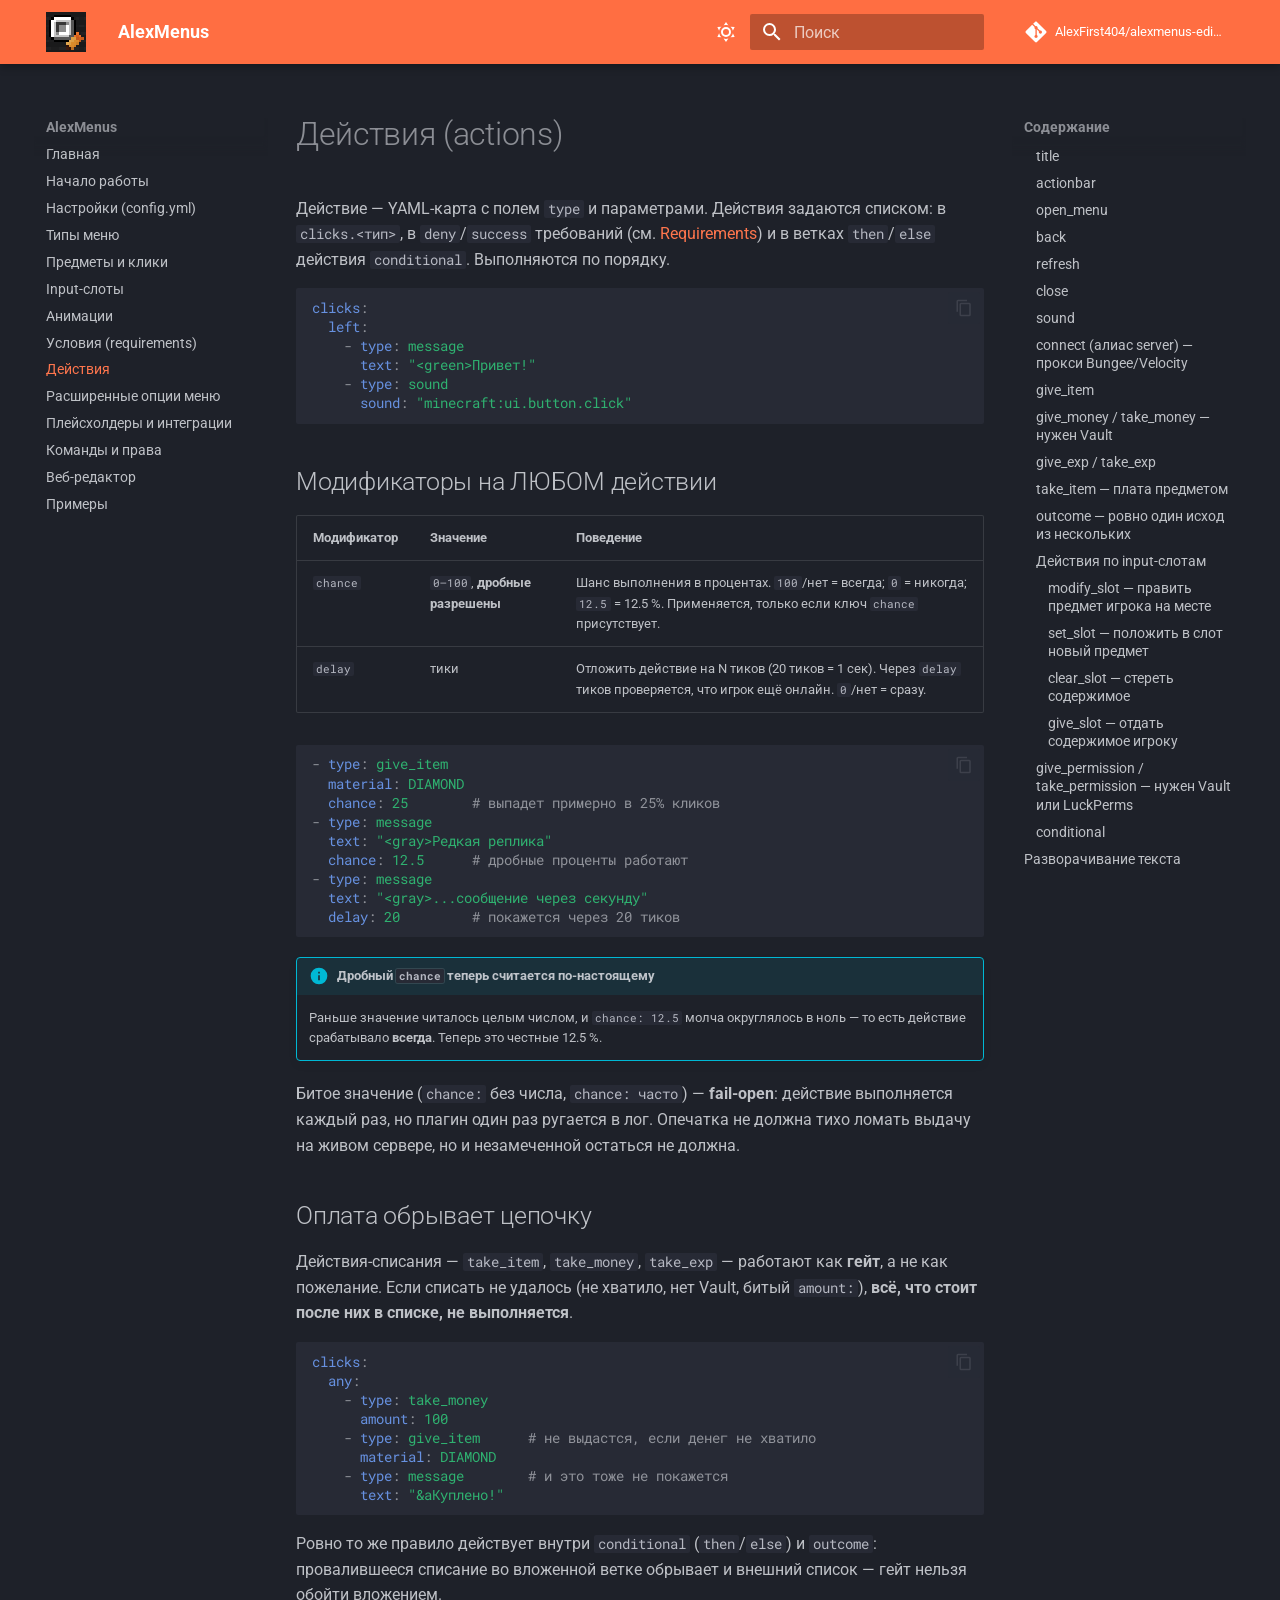
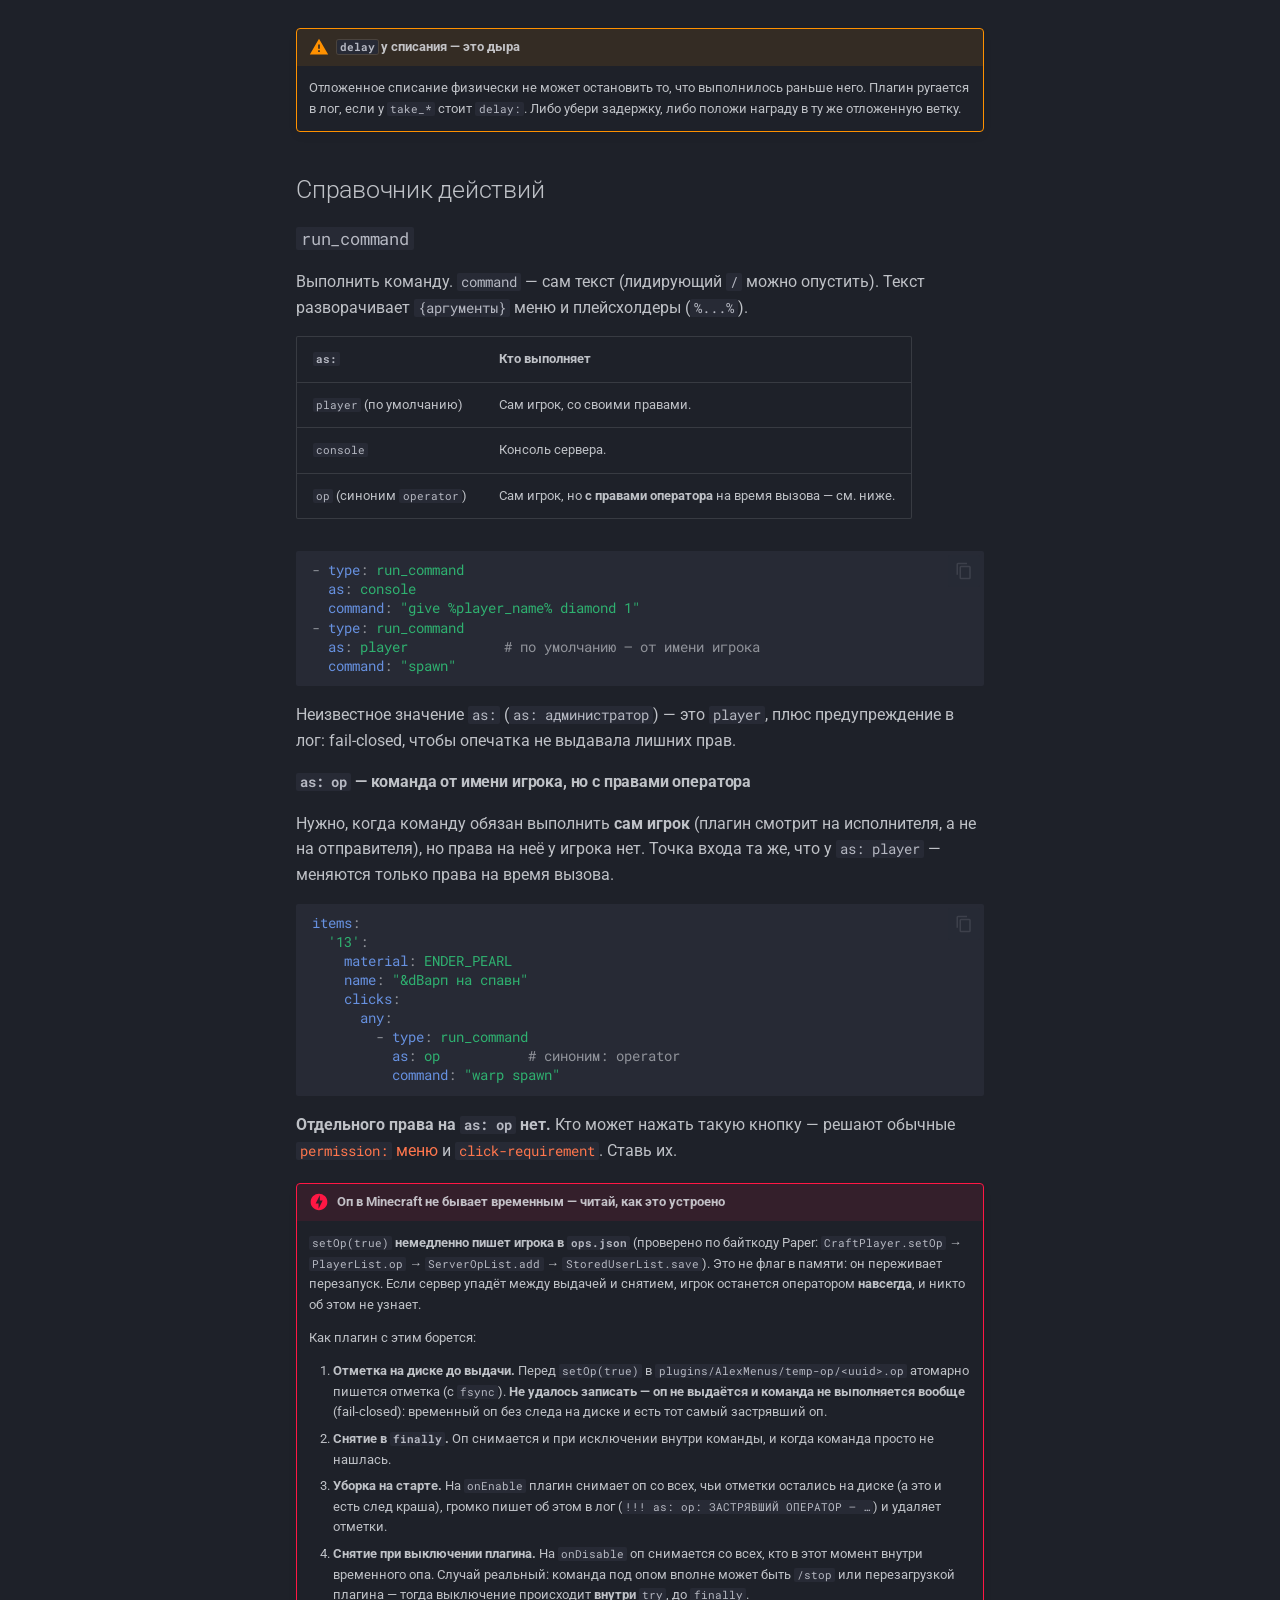
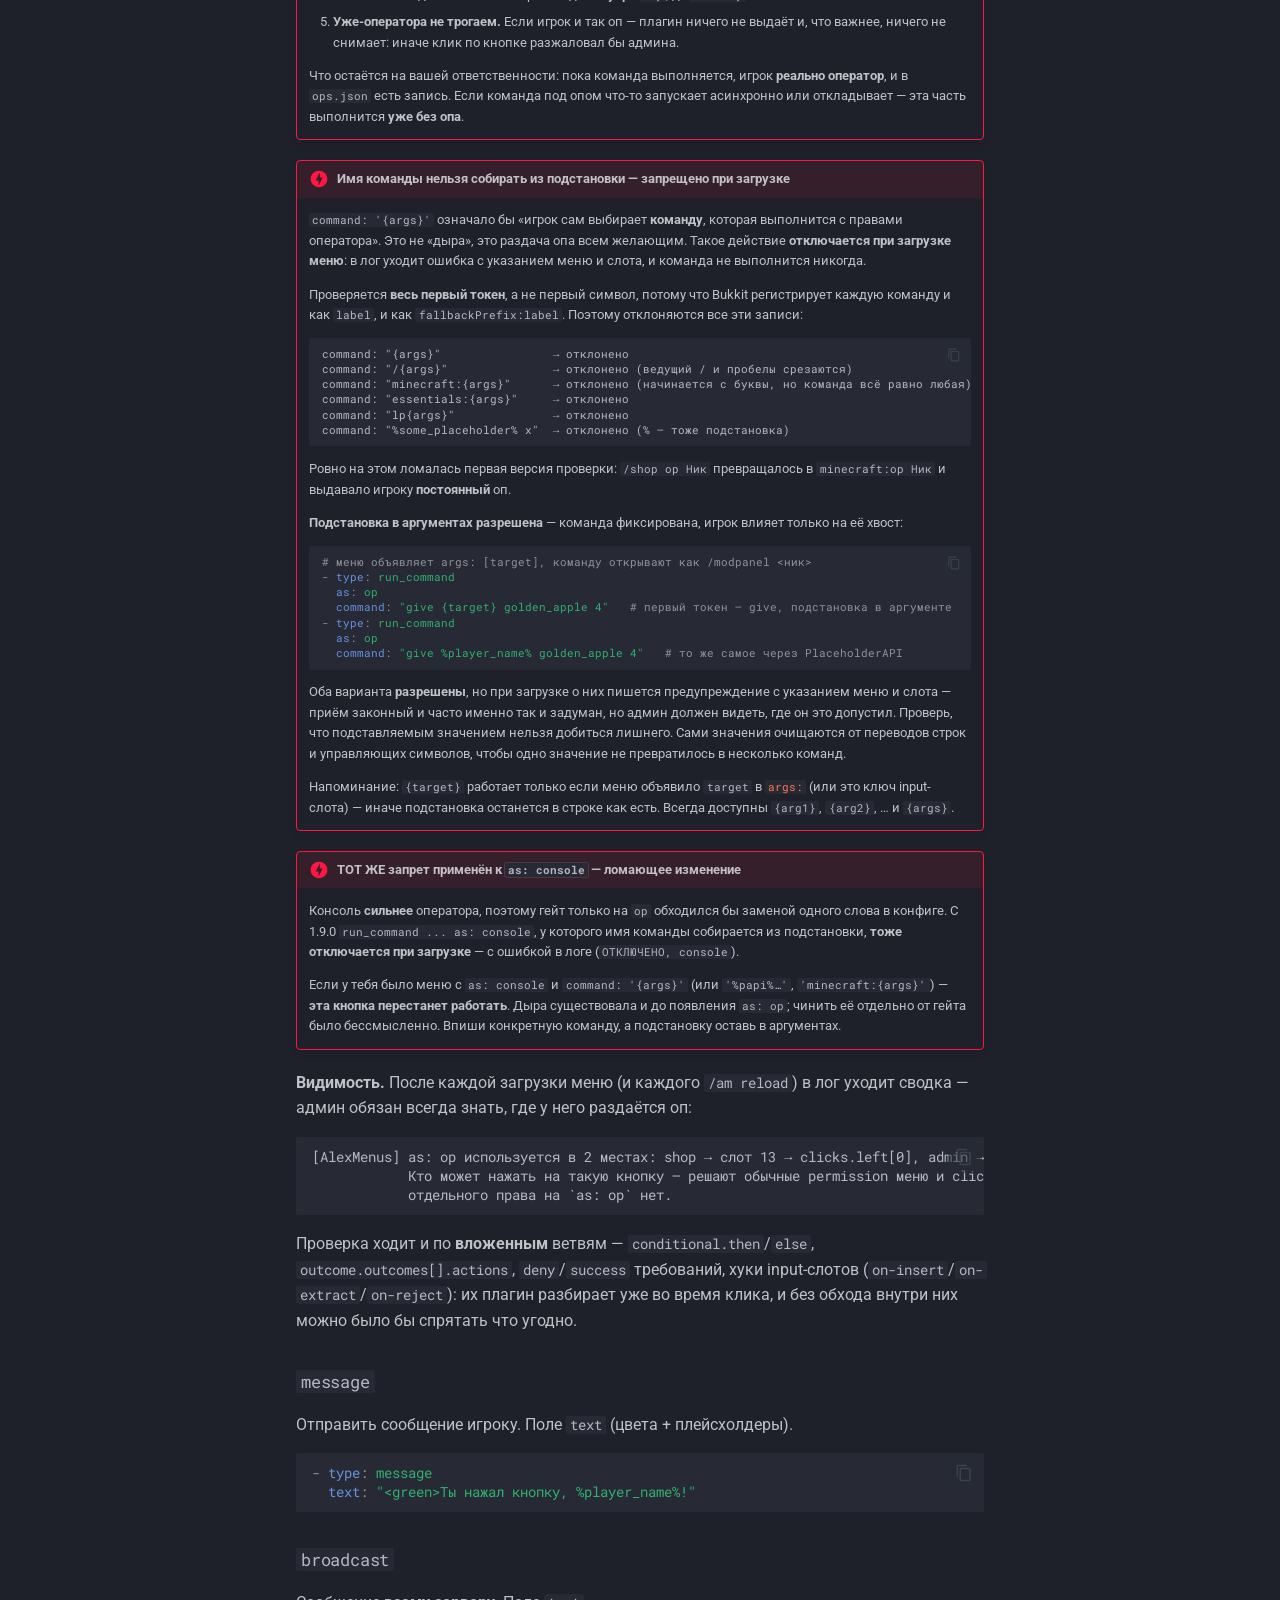
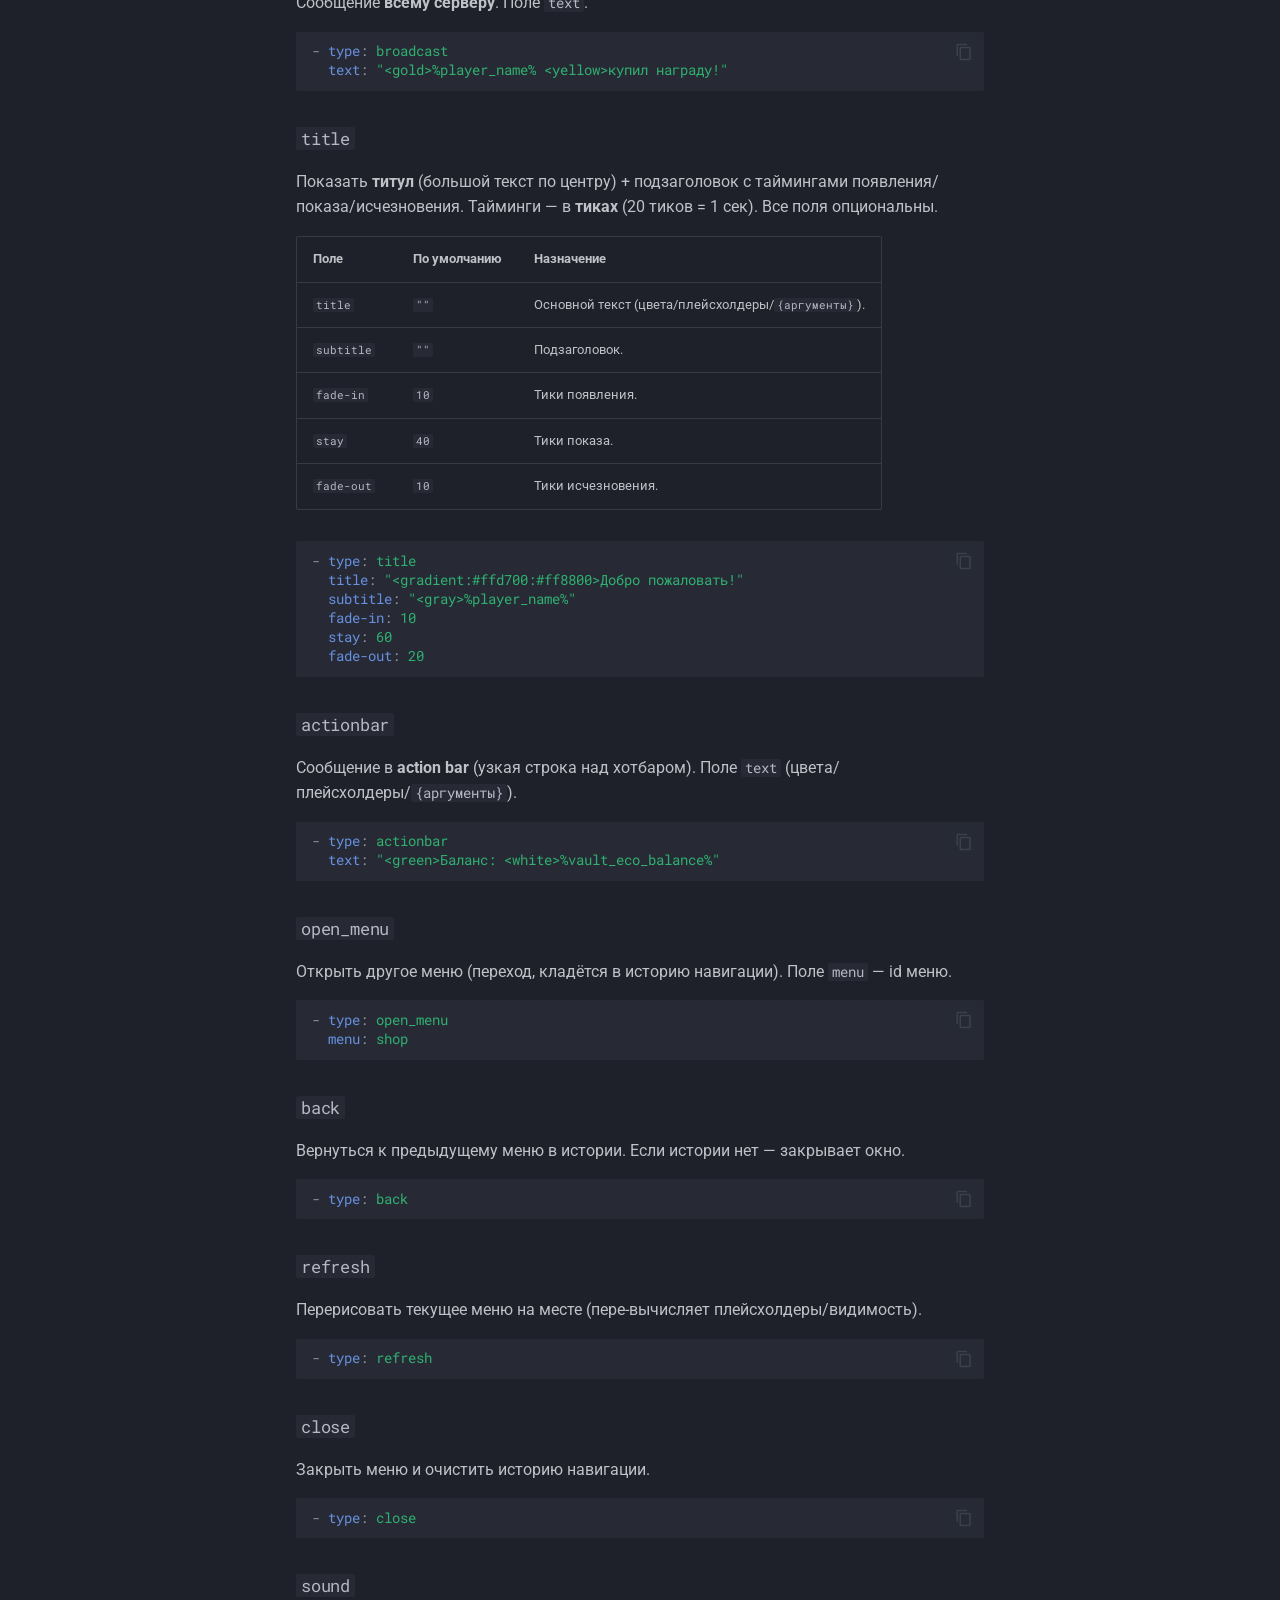
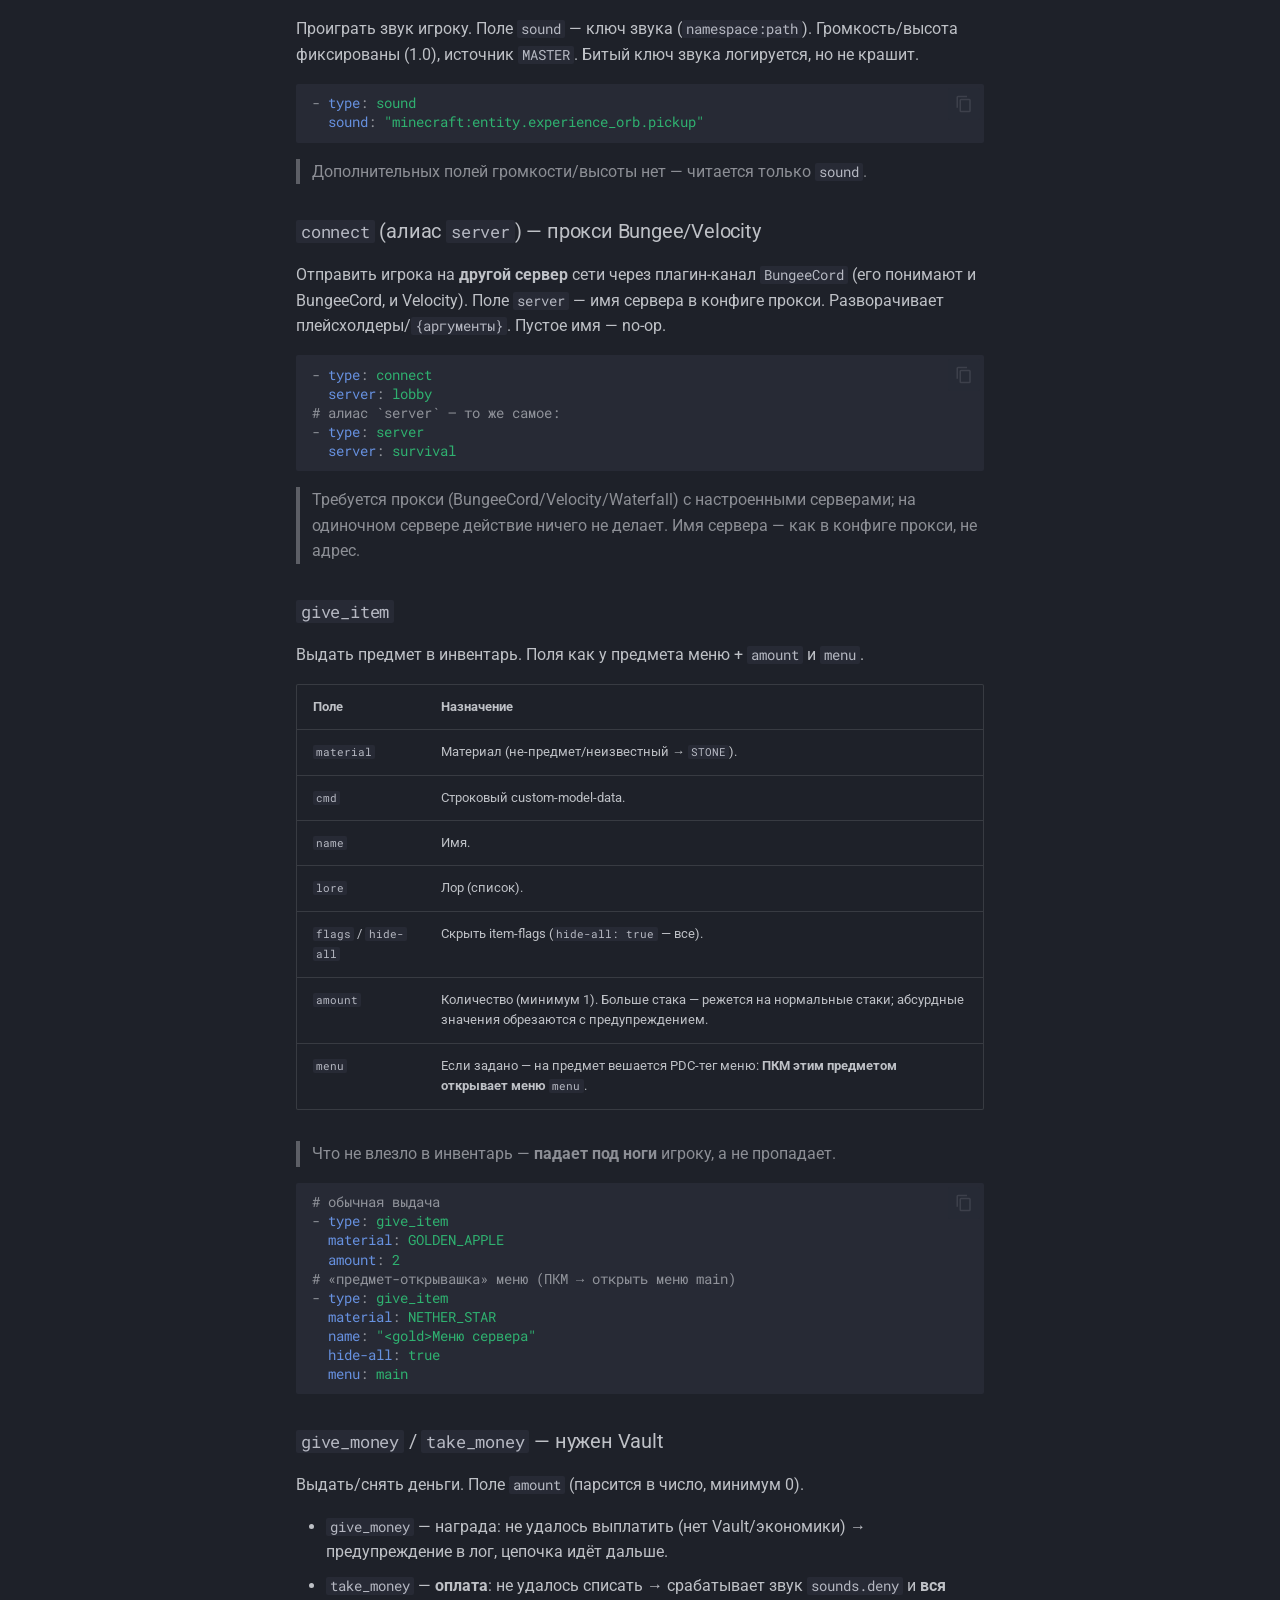
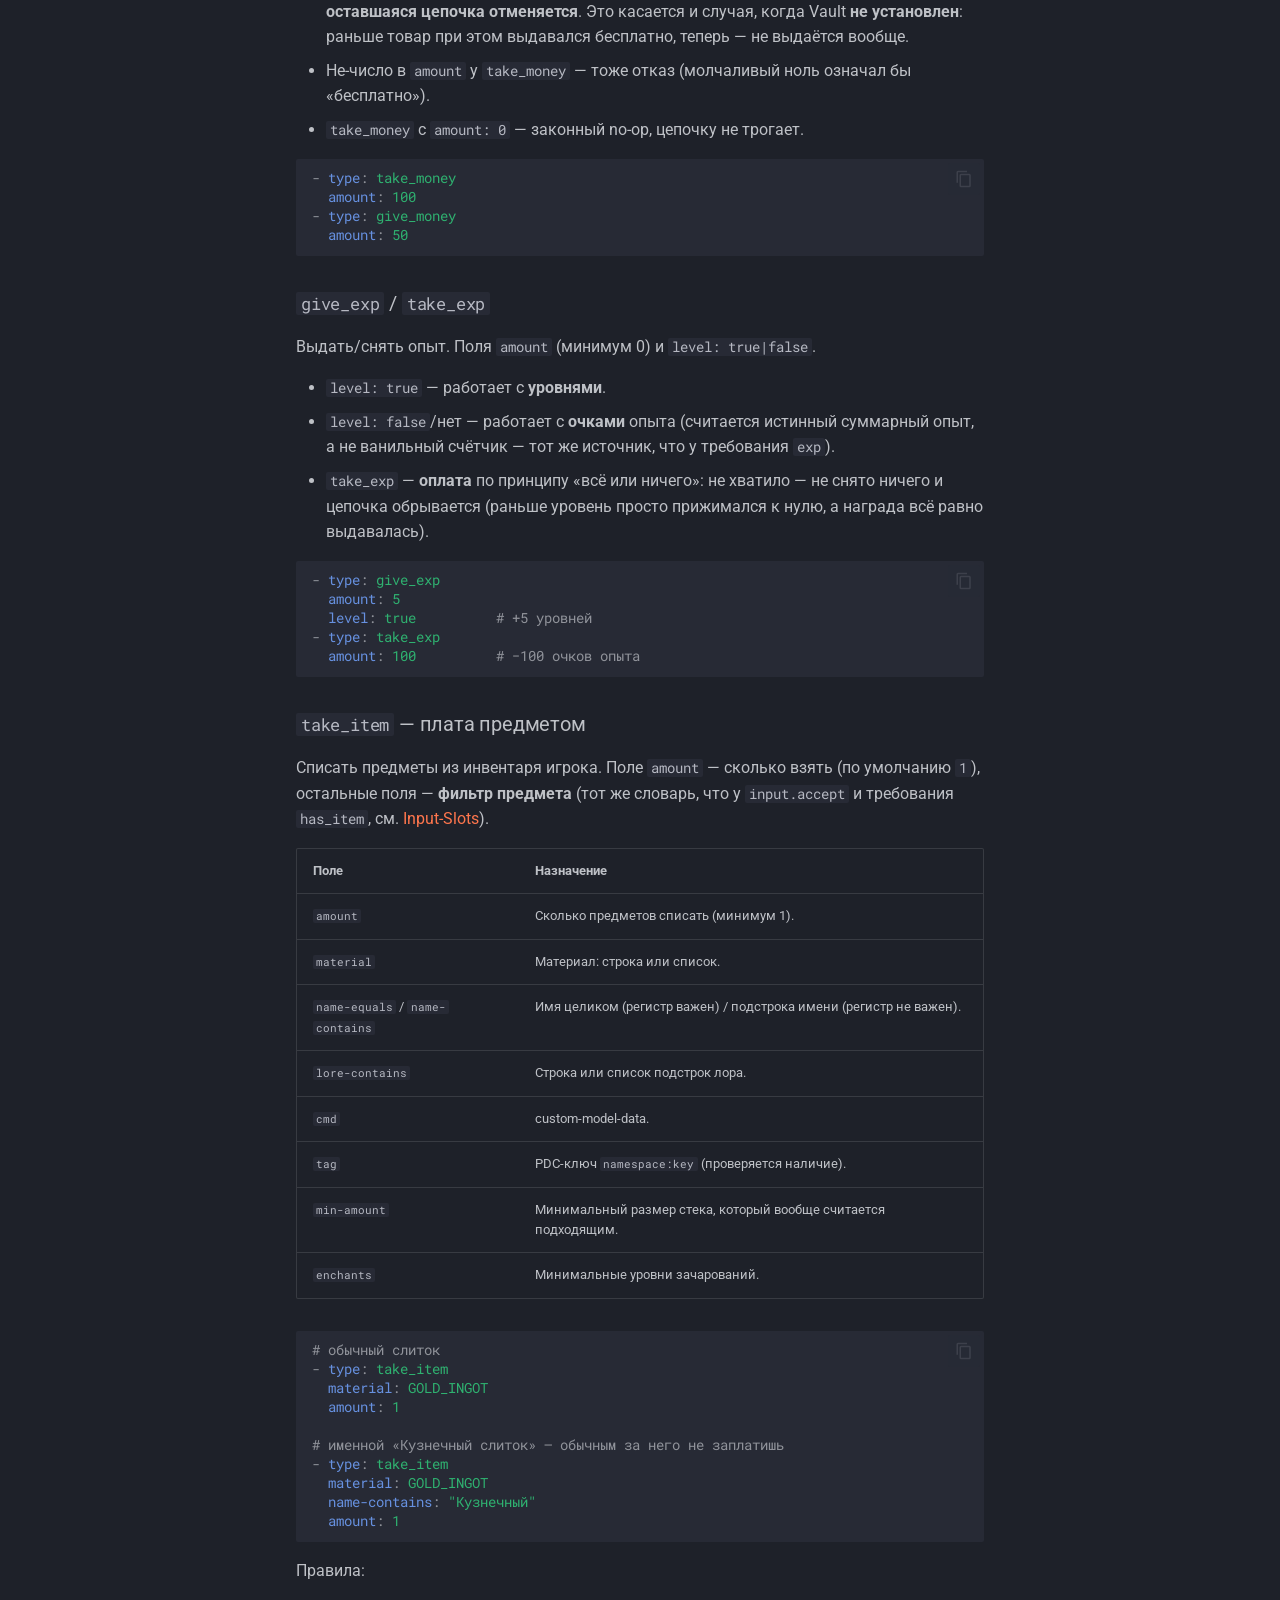
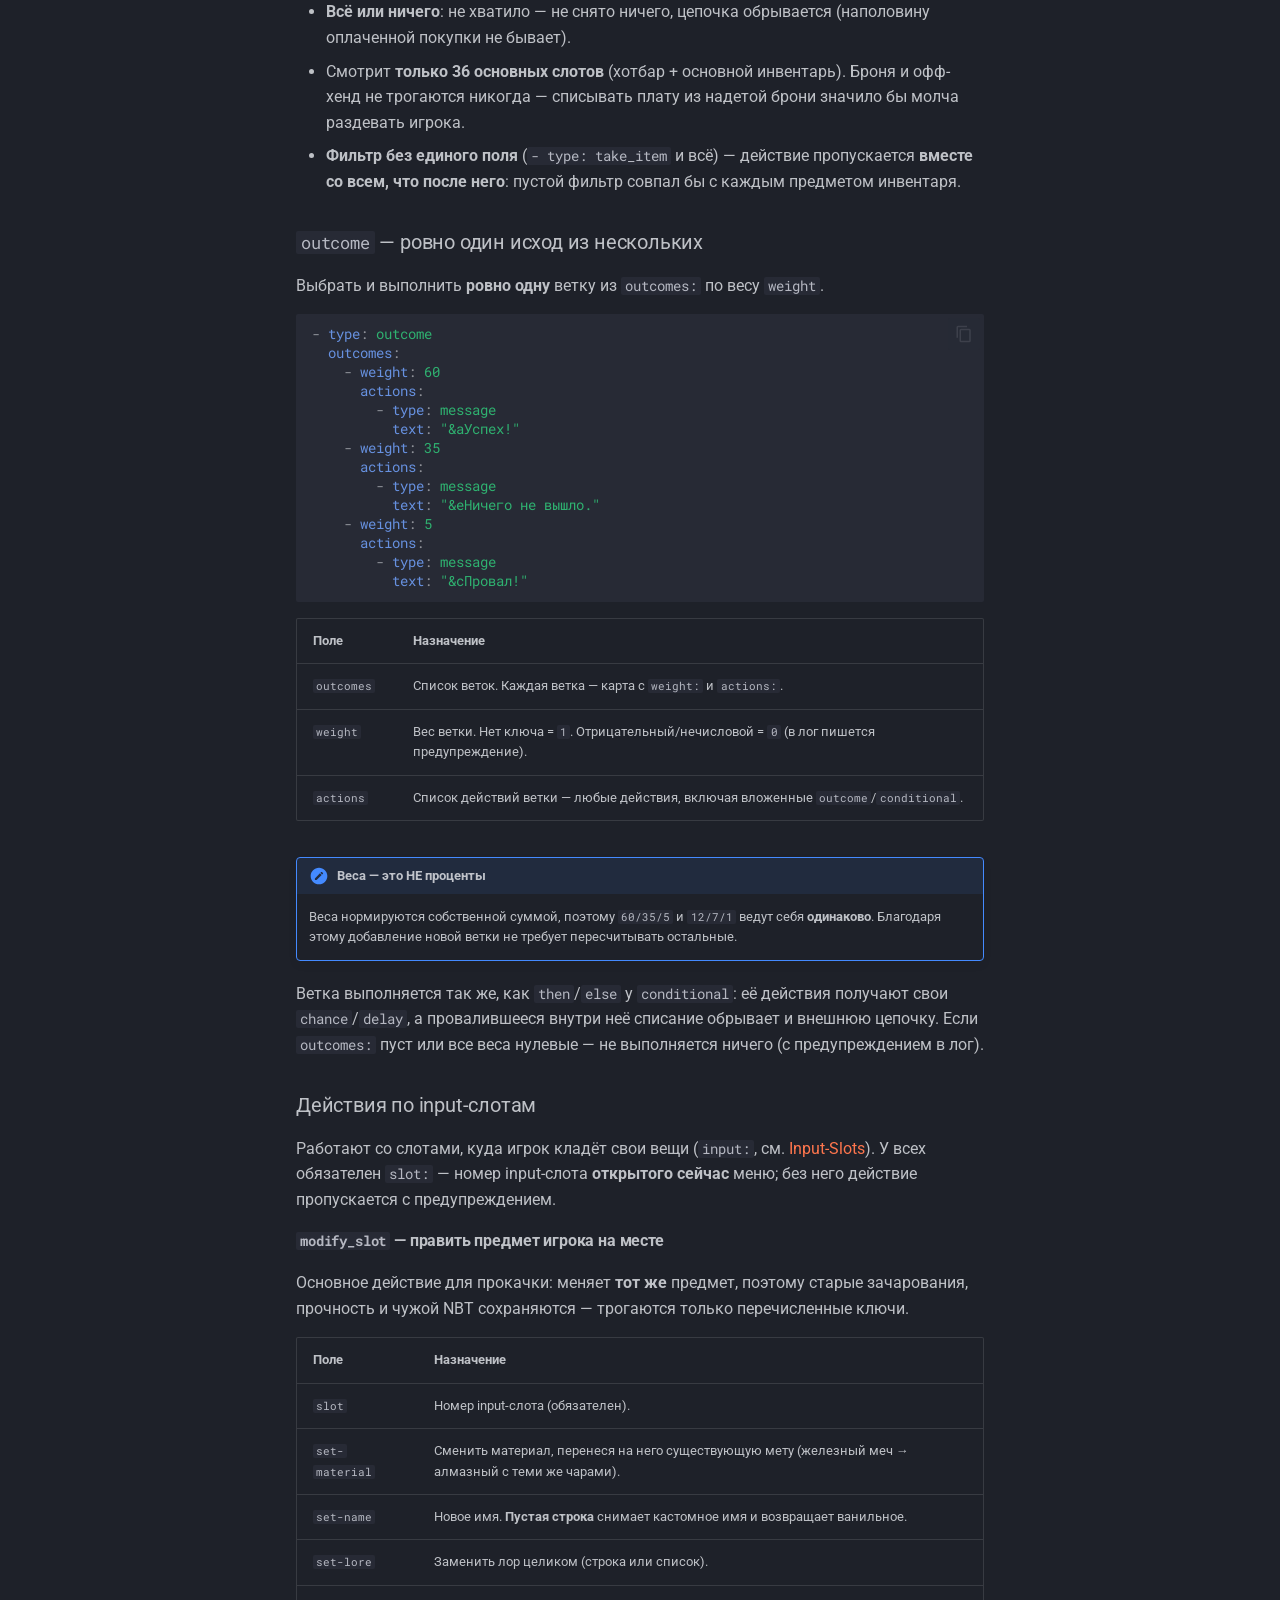
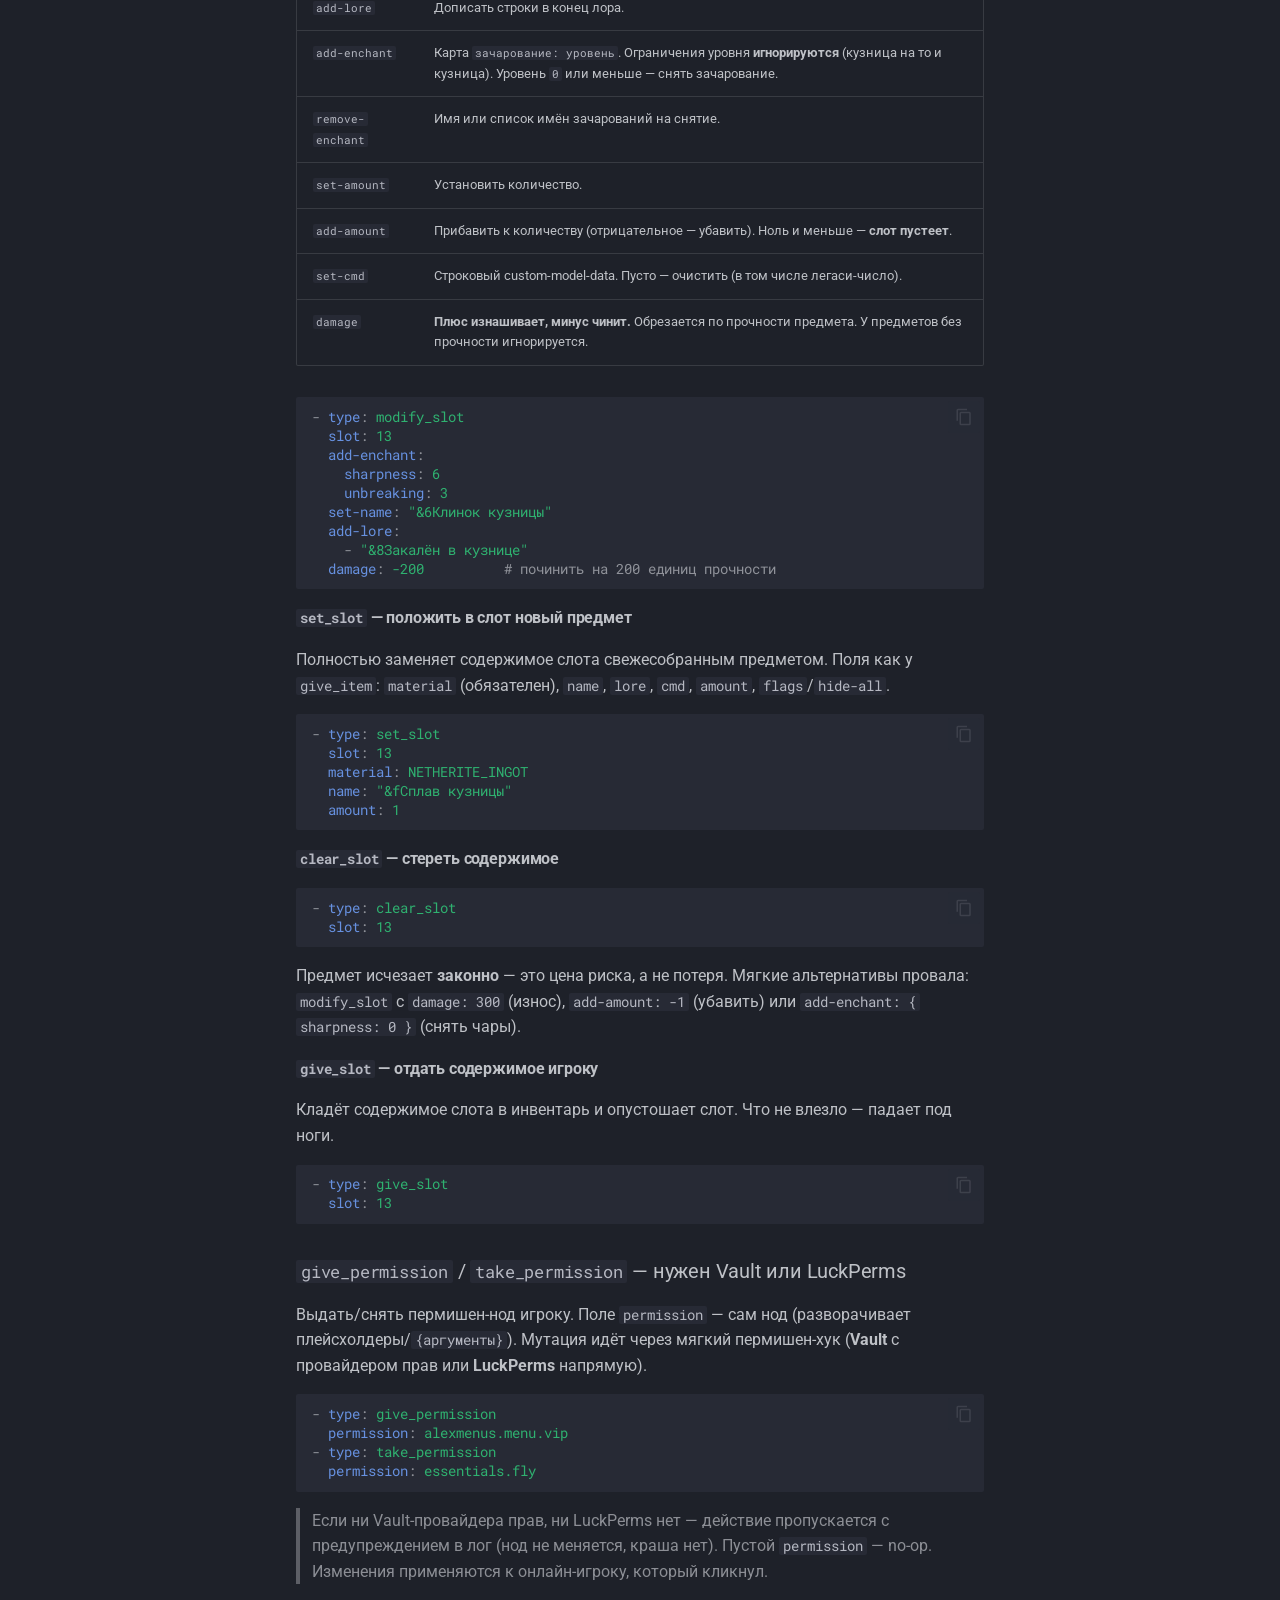
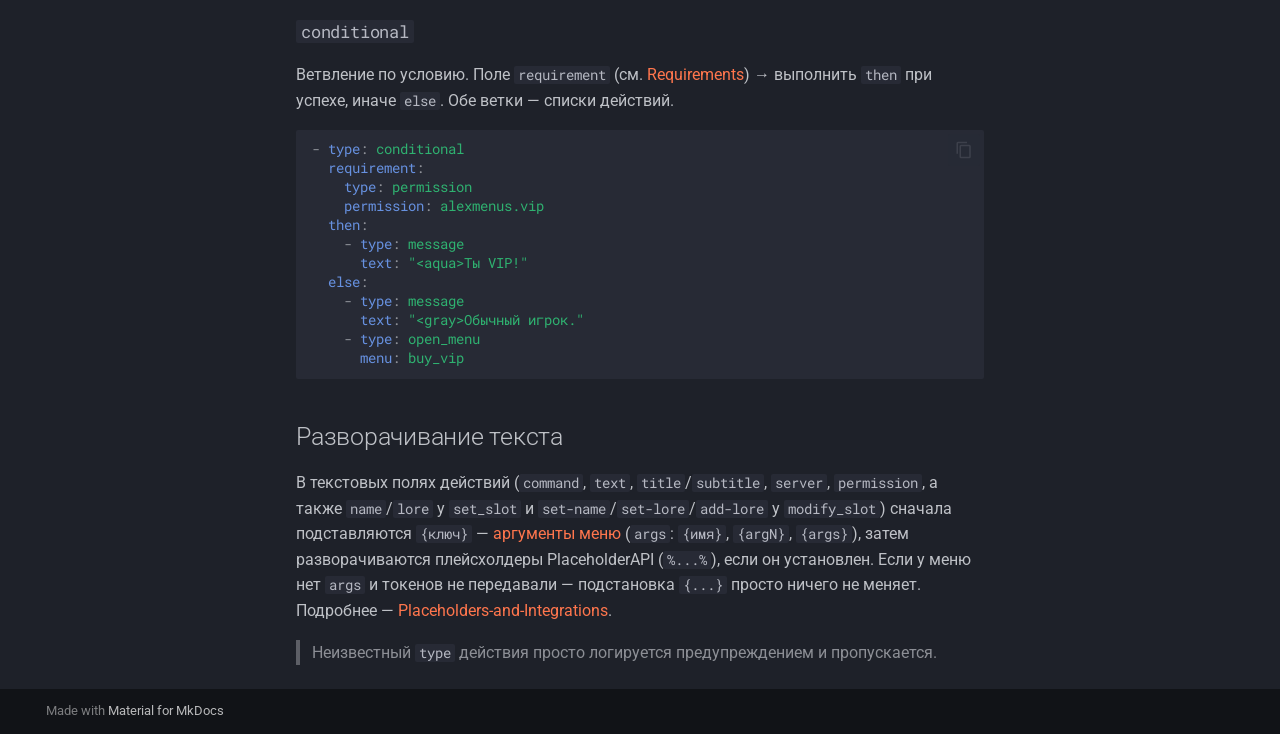
<file: Actions/index.html>
<!doctype html>
<html lang="ru" class="no-js">
  <head>
    
      <meta charset="utf-8">
      <meta name="viewport" content="width=device-width,initial-scale=1">
      
        <meta name="description" content="Документация плагина AlexMenus — движок меню для Paper 1.21.11">
      
      
      
        <link rel="canonical" href="https://alexfirst404.github.io/alexmenus-wiki/Actions/">
      
      
        <link rel="prev" href="../Requirements/">
      
      
        <link rel="next" href="../Advanced-Menu-Options/">
      
      
        
      
      
      <link rel="icon" href="../assets/favicon.png">
      <meta name="generator" content="mkdocs-1.6.1, mkdocs-material-9.7.7">
    
    
      
        <title>Действия - AlexMenus</title>
      
    
    
      <link rel="stylesheet" href="../assets/stylesheets/main.ec1eaa64.min.css">
      
        
        <link rel="stylesheet" href="../assets/stylesheets/palette.ab4e12ef.min.css">
      
      


    
    
      
    
    
      
        
        
        <link rel="preconnect" href="https://fonts.gstatic.com" crossorigin>
        <link rel="stylesheet" href="https://fonts.googleapis.com/css?family=Roboto:300,300i,400,400i,700,700i%7CRoboto+Mono:400,400i,700,700i&display=fallback">
        <style>:root{--md-text-font:"Roboto";--md-code-font:"Roboto Mono"}</style>
      
    
    
      <link rel="stylesheet" href="../assets/pixel.css">
    
    <script>__md_scope=new URL("..",location),__md_hash=e=>[...e].reduce(((e,_)=>(e<<5)-e+_.charCodeAt(0)),0),__md_get=(e,_=localStorage,t=__md_scope)=>JSON.parse(_.getItem(t.pathname+"."+e)),__md_set=(e,_,t=localStorage,a=__md_scope)=>{try{t.setItem(a.pathname+"."+e,JSON.stringify(_))}catch(e){}}</script>
    
      

    
    
  </head>
  
  
    
    
      
    
    
    
    
    <body dir="ltr" data-md-color-scheme="slate" data-md-color-primary="deep-orange" data-md-color-accent="orange">
  
    
    <input class="md-toggle" data-md-toggle="drawer" type="checkbox" id="__drawer" autocomplete="off">
    <input class="md-toggle" data-md-toggle="search" type="checkbox" id="__search" autocomplete="off">
    <label class="md-overlay" for="__drawer"></label>
    <div data-md-component="skip">
      
        
        <a href="#actions" class="md-skip">
          Перейти к содержанию
        </a>
      
    </div>
    <div data-md-component="announce">
      
    </div>
    
    
      

  

<header class="md-header md-header--shadow" data-md-component="header">
  <nav class="md-header__inner md-grid" aria-label="Верхний колонтитул">
    <a href=".." title="AlexMenus" class="md-header__button md-logo" aria-label="AlexMenus" data-md-component="logo">
      
  <img src="../assets/logo.svg" alt="logo">

    </a>
    <label class="md-header__button md-icon" for="__drawer">
      
      <svg xmlns="http://www.w3.org/2000/svg" viewBox="0 0 24 24"><path d="M3 6h18v2H3zm0 5h18v2H3zm0 5h18v2H3z"/></svg>
    </label>
    <div class="md-header__title" data-md-component="header-title">
      <div class="md-header__ellipsis">
        <div class="md-header__topic">
          <span class="md-ellipsis">
            AlexMenus
          </span>
        </div>
        <div class="md-header__topic" data-md-component="header-topic">
          <span class="md-ellipsis">
            
              Действия
            
          </span>
        </div>
      </div>
    </div>
    
      
        <form class="md-header__option" data-md-component="palette">
  
    
    
    
    <input class="md-option" data-md-color-media="" data-md-color-scheme="slate" data-md-color-primary="deep-orange" data-md-color-accent="orange"  aria-label="Светлая тема"  type="radio" name="__palette" id="__palette_0">
    
      <label class="md-header__button md-icon" title="Светлая тема" for="__palette_1" hidden>
        <svg xmlns="http://www.w3.org/2000/svg" viewBox="0 0 24 24"><path d="M12 7a5 5 0 0 1 5 5 5 5 0 0 1-5 5 5 5 0 0 1-5-5 5 5 0 0 1 5-5m0 2a3 3 0 0 0-3 3 3 3 0 0 0 3 3 3 3 0 0 0 3-3 3 3 0 0 0-3-3m0-7 2.39 3.42C13.65 5.15 12.84 5 12 5s-1.65.15-2.39.42zM3.34 7l4.16-.35A7.2 7.2 0 0 0 5.94 8.5c-.44.74-.69 1.5-.83 2.29zm.02 10 1.76-3.77a7.131 7.131 0 0 0 2.38 4.14zM20.65 7l-1.77 3.79a7.02 7.02 0 0 0-2.38-4.15zm-.01 10-4.14.36c.59-.51 1.12-1.14 1.54-1.86.42-.73.69-1.5.83-2.29zM12 22l-2.41-3.44c.74.27 1.55.44 2.41.44.82 0 1.63-.17 2.37-.44z"/></svg>
      </label>
    
  
    
    
    
    <input class="md-option" data-md-color-media="" data-md-color-scheme="default" data-md-color-primary="deep-orange" data-md-color-accent="orange"  aria-label="Тёмная тема"  type="radio" name="__palette" id="__palette_1">
    
      <label class="md-header__button md-icon" title="Тёмная тема" for="__palette_0" hidden>
        <svg xmlns="http://www.w3.org/2000/svg" viewBox="0 0 24 24"><path d="m17.75 4.09-2.53 1.94.91 3.06-2.63-1.81-2.63 1.81.91-3.06-2.53-1.94L12.44 4l1.06-3 1.06 3zm3.5 6.91-1.64 1.25.59 1.98-1.7-1.17-1.7 1.17.59-1.98L15.75 11l2.06-.05L18.5 9l.69 1.95zm-2.28 4.95c.83-.08 1.72 1.1 1.19 1.85-.32.45-.66.87-1.08 1.27C15.17 23 8.84 23 4.94 19.07c-3.91-3.9-3.91-10.24 0-14.14.4-.4.82-.76 1.27-1.08.75-.53 1.93.36 1.85 1.19-.27 2.86.69 5.83 2.89 8.02a9.96 9.96 0 0 0 8.02 2.89m-1.64 2.02a12.08 12.08 0 0 1-7.8-3.47c-2.17-2.19-3.33-5-3.49-7.82-2.81 3.14-2.7 7.96.31 10.98 3.02 3.01 7.84 3.12 10.98.31"/></svg>
      </label>
    
  
</form>
      
    
    
      <script>var palette=__md_get("__palette");if(palette&&palette.color){if("(prefers-color-scheme)"===palette.color.media){var media=matchMedia("(prefers-color-scheme: light)"),input=document.querySelector(media.matches?"[data-md-color-media='(prefers-color-scheme: light)']":"[data-md-color-media='(prefers-color-scheme: dark)']");palette.color.media=input.getAttribute("data-md-color-media"),palette.color.scheme=input.getAttribute("data-md-color-scheme"),palette.color.primary=input.getAttribute("data-md-color-primary"),palette.color.accent=input.getAttribute("data-md-color-accent")}for(var[key,value]of Object.entries(palette.color))document.body.setAttribute("data-md-color-"+key,value)}</script>
    
    
    
      
      
        <label class="md-header__button md-icon" for="__search">
          
          <svg xmlns="http://www.w3.org/2000/svg" viewBox="0 0 24 24"><path d="M9.5 3A6.5 6.5 0 0 1 16 9.5c0 1.61-.59 3.09-1.56 4.23l.27.27h.79l5 5-1.5 1.5-5-5v-.79l-.27-.27A6.52 6.52 0 0 1 9.5 16 6.5 6.5 0 0 1 3 9.5 6.5 6.5 0 0 1 9.5 3m0 2C7 5 5 7 5 9.5S7 14 9.5 14 14 12 14 9.5 12 5 9.5 5"/></svg>
        </label>
        <div class="md-search" data-md-component="search" role="dialog">
  <label class="md-search__overlay" for="__search"></label>
  <div class="md-search__inner" role="search">
    <form class="md-search__form" name="search">
      <input type="text" class="md-search__input" name="query" aria-label="Поиск" placeholder="Поиск" autocapitalize="off" autocorrect="off" autocomplete="off" spellcheck="false" data-md-component="search-query" required>
      <label class="md-search__icon md-icon" for="__search">
        
        <svg xmlns="http://www.w3.org/2000/svg" viewBox="0 0 24 24"><path d="M9.5 3A6.5 6.5 0 0 1 16 9.5c0 1.61-.59 3.09-1.56 4.23l.27.27h.79l5 5-1.5 1.5-5-5v-.79l-.27-.27A6.52 6.52 0 0 1 9.5 16 6.5 6.5 0 0 1 3 9.5 6.5 6.5 0 0 1 9.5 3m0 2C7 5 5 7 5 9.5S7 14 9.5 14 14 12 14 9.5 12 5 9.5 5"/></svg>
        
        <svg xmlns="http://www.w3.org/2000/svg" viewBox="0 0 24 24"><path d="M20 11v2H8l5.5 5.5-1.42 1.42L4.16 12l7.92-7.92L13.5 5.5 8 11z"/></svg>
      </label>
      <nav class="md-search__options" aria-label="Поиск">
        
        <button type="reset" class="md-search__icon md-icon" title="Очистить" aria-label="Очистить" tabindex="-1">
          
          <svg xmlns="http://www.w3.org/2000/svg" viewBox="0 0 24 24"><path d="M19 6.41 17.59 5 12 10.59 6.41 5 5 6.41 10.59 12 5 17.59 6.41 19 12 13.41 17.59 19 19 17.59 13.41 12z"/></svg>
        </button>
      </nav>
      
        <div class="md-search__suggest" data-md-component="search-suggest"></div>
      
    </form>
    <div class="md-search__output">
      <div class="md-search__scrollwrap" tabindex="0" data-md-scrollfix>
        <div class="md-search-result" data-md-component="search-result">
          <div class="md-search-result__meta">
            Инициализация поиска
          </div>
          <ol class="md-search-result__list" role="presentation"></ol>
        </div>
      </div>
    </div>
  </div>
</div>
      
    
    
      <div class="md-header__source">
        <a href="https://github.com/AlexFirst404/alexmenus-editor" title="Перейти к репозиторию" class="md-source" data-md-component="source">
  <div class="md-source__icon md-icon">
    
    <svg xmlns="http://www.w3.org/2000/svg" viewBox="0 0 448 512"><!--! Font Awesome Free 7.1.0 by @fontawesome - https://fontawesome.com License - https://fontawesome.com/license/free (Icons: CC BY 4.0, Fonts: SIL OFL 1.1, Code: MIT License) Copyright 2025 Fonticons, Inc.--><path d="M439.6 236.1 244 40.5c-5.4-5.5-12.8-8.5-20.4-8.5s-15 3-20.4 8.4L162.5 81l51.5 51.5c27.1-9.1 52.7 16.8 43.4 43.7l49.7 49.7c34.2-11.8 61.2 31 35.5 56.7-26.5 26.5-70.2-2.9-56-37.3L240.3 199v121.9c25.3 12.5 22.3 41.8 9.1 55-6.4 6.4-15.2 10.1-24.3 10.1s-17.8-3.6-24.3-10.1c-17.6-17.6-11.1-46.9 11.2-56v-123c-20.8-8.5-24.6-30.7-18.6-45L142.6 101 8.5 235.1C3 240.6 0 247.9 0 255.5s3 15 8.5 20.4l195.6 195.7c5.4 5.4 12.7 8.4 20.4 8.4s15-3 20.4-8.4l194.7-194.7c5.4-5.4 8.4-12.8 8.4-20.4s-3-15-8.4-20.4"/></svg>
  </div>
  <div class="md-source__repository">
    AlexFirst404/alexmenus-editor
  </div>
</a>
      </div>
    
  </nav>
  
</header>
    
    <div class="md-container" data-md-component="container">
      
      
        
          
        
      
      <main class="md-main" data-md-component="main">
        <div class="md-main__inner md-grid">
          
            
              
              <div class="md-sidebar md-sidebar--primary" data-md-component="sidebar" data-md-type="navigation" >
                <div class="md-sidebar__scrollwrap">
                  <div class="md-sidebar__inner">
                    



<nav class="md-nav md-nav--primary" aria-label="Навигация" data-md-level="0">
  <label class="md-nav__title" for="__drawer">
    <a href=".." title="AlexMenus" class="md-nav__button md-logo" aria-label="AlexMenus" data-md-component="logo">
      
  <img src="../assets/logo.svg" alt="logo">

    </a>
    AlexMenus
  </label>
  
    <div class="md-nav__source">
      <a href="https://github.com/AlexFirst404/alexmenus-editor" title="Перейти к репозиторию" class="md-source" data-md-component="source">
  <div class="md-source__icon md-icon">
    
    <svg xmlns="http://www.w3.org/2000/svg" viewBox="0 0 448 512"><!--! Font Awesome Free 7.1.0 by @fontawesome - https://fontawesome.com License - https://fontawesome.com/license/free (Icons: CC BY 4.0, Fonts: SIL OFL 1.1, Code: MIT License) Copyright 2025 Fonticons, Inc.--><path d="M439.6 236.1 244 40.5c-5.4-5.5-12.8-8.5-20.4-8.5s-15 3-20.4 8.4L162.5 81l51.5 51.5c27.1-9.1 52.7 16.8 43.4 43.7l49.7 49.7c34.2-11.8 61.2 31 35.5 56.7-26.5 26.5-70.2-2.9-56-37.3L240.3 199v121.9c25.3 12.5 22.3 41.8 9.1 55-6.4 6.4-15.2 10.1-24.3 10.1s-17.8-3.6-24.3-10.1c-17.6-17.6-11.1-46.9 11.2-56v-123c-20.8-8.5-24.6-30.7-18.6-45L142.6 101 8.5 235.1C3 240.6 0 247.9 0 255.5s3 15 8.5 20.4l195.6 195.7c5.4 5.4 12.7 8.4 20.4 8.4s15-3 20.4-8.4l194.7-194.7c5.4-5.4 8.4-12.8 8.4-20.4s-3-15-8.4-20.4"/></svg>
  </div>
  <div class="md-source__repository">
    AlexFirst404/alexmenus-editor
  </div>
</a>
    </div>
  
  <ul class="md-nav__list" data-md-scrollfix>
    
      
      
  
  
  
  
    <li class="md-nav__item">
      <a href=".." class="md-nav__link">
        
  
  
  <span class="md-ellipsis">
    
  
    Главная
  

    
  </span>
  
  

      </a>
    </li>
  

    
      
      
  
  
  
  
    <li class="md-nav__item">
      <a href="../Getting-Started/" class="md-nav__link">
        
  
  
  <span class="md-ellipsis">
    
  
    Начало работы
  

    
  </span>
  
  

      </a>
    </li>
  

    
      
      
  
  
  
  
    <li class="md-nav__item">
      <a href="../Configuration/" class="md-nav__link">
        
  
  
  <span class="md-ellipsis">
    
  
    Настройки (config.yml)
  

    
  </span>
  
  

      </a>
    </li>
  

    
      
      
  
  
  
  
    <li class="md-nav__item">
      <a href="../Menu-Types/" class="md-nav__link">
        
  
  
  <span class="md-ellipsis">
    
  
    Типы меню
  

    
  </span>
  
  

      </a>
    </li>
  

    
      
      
  
  
  
  
    <li class="md-nav__item">
      <a href="../Items-and-Clicks/" class="md-nav__link">
        
  
  
  <span class="md-ellipsis">
    
  
    Предметы и клики
  

    
  </span>
  
  

      </a>
    </li>
  

    
      
      
  
  
  
  
    <li class="md-nav__item">
      <a href="../Input-Slots/" class="md-nav__link">
        
  
  
  <span class="md-ellipsis">
    
  
    Input-слоты
  

    
  </span>
  
  

      </a>
    </li>
  

    
      
      
  
  
  
  
    <li class="md-nav__item">
      <a href="../Animations/" class="md-nav__link">
        
  
  
  <span class="md-ellipsis">
    
  
    Анимации
  

    
  </span>
  
  

      </a>
    </li>
  

    
      
      
  
  
  
  
    <li class="md-nav__item">
      <a href="../Requirements/" class="md-nav__link">
        
  
  
  <span class="md-ellipsis">
    
  
    Условия (requirements)
  

    
  </span>
  
  

      </a>
    </li>
  

    
      
      
  
  
    
  
  
  
    <li class="md-nav__item md-nav__item--active">
      
      <input class="md-nav__toggle md-toggle" type="checkbox" id="__toc">
      
      
        
      
      
        <label class="md-nav__link md-nav__link--active" for="__toc">
          
  
  
  <span class="md-ellipsis">
    
  
    Действия
  

    
  </span>
  
  

          <span class="md-nav__icon md-icon"></span>
        </label>
      
      <a href="./" class="md-nav__link md-nav__link--active">
        
  
  
  <span class="md-ellipsis">
    
  
    Действия
  

    
  </span>
  
  

      </a>
      
        

<nav class="md-nav md-nav--secondary" aria-label="Содержание">
  
  
  
    
  
  
    <label class="md-nav__title" for="__toc">
      <span class="md-nav__icon md-icon"></span>
      Содержание
    </label>
    <ul class="md-nav__list" data-md-component="toc" data-md-scrollfix>
      
        <li class="md-nav__item">
  <a href="#_1" class="md-nav__link">
    <span class="md-ellipsis">
      
        Модификаторы на ЛЮБОМ действии
      
    </span>
  </a>
  
</li>
      
        <li class="md-nav__item">
  <a href="#_2" class="md-nav__link">
    <span class="md-ellipsis">
      
        Оплата обрывает цепочку
      
    </span>
  </a>
  
</li>
      
        <li class="md-nav__item">
  <a href="#_3" class="md-nav__link">
    <span class="md-ellipsis">
      
        Справочник действий
      
    </span>
  </a>
  
    <nav class="md-nav" aria-label="Справочник действий">
      <ul class="md-nav__list">
        
          <li class="md-nav__item">
  <a href="#run_command" class="md-nav__link">
    <span class="md-ellipsis">
      
        run_command
      
    </span>
  </a>
  
    <nav class="md-nav" aria-label="run_command">
      <ul class="md-nav__list">
        
          <li class="md-nav__item">
  <a href="#as-op" class="md-nav__link">
    <span class="md-ellipsis">
      
        as: op — команда от имени игрока, но с правами оператора
      
    </span>
  </a>
  
</li>
        
      </ul>
    </nav>
  
</li>
        
          <li class="md-nav__item">
  <a href="#message" class="md-nav__link">
    <span class="md-ellipsis">
      
        message
      
    </span>
  </a>
  
</li>
        
          <li class="md-nav__item">
  <a href="#broadcast" class="md-nav__link">
    <span class="md-ellipsis">
      
        broadcast
      
    </span>
  </a>
  
</li>
        
          <li class="md-nav__item">
  <a href="#title" class="md-nav__link">
    <span class="md-ellipsis">
      
        title
      
    </span>
  </a>
  
</li>
        
          <li class="md-nav__item">
  <a href="#actionbar" class="md-nav__link">
    <span class="md-ellipsis">
      
        actionbar
      
    </span>
  </a>
  
</li>
        
          <li class="md-nav__item">
  <a href="#open_menu" class="md-nav__link">
    <span class="md-ellipsis">
      
        open_menu
      
    </span>
  </a>
  
</li>
        
          <li class="md-nav__item">
  <a href="#back" class="md-nav__link">
    <span class="md-ellipsis">
      
        back
      
    </span>
  </a>
  
</li>
        
          <li class="md-nav__item">
  <a href="#refresh" class="md-nav__link">
    <span class="md-ellipsis">
      
        refresh
      
    </span>
  </a>
  
</li>
        
          <li class="md-nav__item">
  <a href="#close" class="md-nav__link">
    <span class="md-ellipsis">
      
        close
      
    </span>
  </a>
  
</li>
        
          <li class="md-nav__item">
  <a href="#sound" class="md-nav__link">
    <span class="md-ellipsis">
      
        sound
      
    </span>
  </a>
  
</li>
        
          <li class="md-nav__item">
  <a href="#connect-server-bungeevelocity" class="md-nav__link">
    <span class="md-ellipsis">
      
        connect (алиас server) — прокси Bungee/Velocity
      
    </span>
  </a>
  
</li>
        
          <li class="md-nav__item">
  <a href="#give_item" class="md-nav__link">
    <span class="md-ellipsis">
      
        give_item
      
    </span>
  </a>
  
</li>
        
          <li class="md-nav__item">
  <a href="#give_money-take_money-vault" class="md-nav__link">
    <span class="md-ellipsis">
      
        give_money / take_money — нужен Vault
      
    </span>
  </a>
  
</li>
        
          <li class="md-nav__item">
  <a href="#give_exp-take_exp" class="md-nav__link">
    <span class="md-ellipsis">
      
        give_exp / take_exp
      
    </span>
  </a>
  
</li>
        
          <li class="md-nav__item">
  <a href="#take_item" class="md-nav__link">
    <span class="md-ellipsis">
      
        take_item — плата предметом
      
    </span>
  </a>
  
</li>
        
          <li class="md-nav__item">
  <a href="#outcome" class="md-nav__link">
    <span class="md-ellipsis">
      
        outcome — ровно один исход из нескольких
      
    </span>
  </a>
  
</li>
        
          <li class="md-nav__item">
  <a href="#input-" class="md-nav__link">
    <span class="md-ellipsis">
      
        Действия по input-слотам
      
    </span>
  </a>
  
    <nav class="md-nav" aria-label="Действия по input-слотам">
      <ul class="md-nav__list">
        
          <li class="md-nav__item">
  <a href="#modify_slot" class="md-nav__link">
    <span class="md-ellipsis">
      
        modify_slot — править предмет игрока на месте
      
    </span>
  </a>
  
</li>
        
          <li class="md-nav__item">
  <a href="#set_slot" class="md-nav__link">
    <span class="md-ellipsis">
      
        set_slot — положить в слот новый предмет
      
    </span>
  </a>
  
</li>
        
          <li class="md-nav__item">
  <a href="#clear_slot" class="md-nav__link">
    <span class="md-ellipsis">
      
        clear_slot — стереть содержимое
      
    </span>
  </a>
  
</li>
        
          <li class="md-nav__item">
  <a href="#give_slot" class="md-nav__link">
    <span class="md-ellipsis">
      
        give_slot — отдать содержимое игроку
      
    </span>
  </a>
  
</li>
        
      </ul>
    </nav>
  
</li>
        
          <li class="md-nav__item">
  <a href="#give_permission-take_permission-vault-luckperms" class="md-nav__link">
    <span class="md-ellipsis">
      
        give_permission / take_permission — нужен Vault или LuckPerms
      
    </span>
  </a>
  
</li>
        
          <li class="md-nav__item">
  <a href="#conditional" class="md-nav__link">
    <span class="md-ellipsis">
      
        conditional
      
    </span>
  </a>
  
</li>
        
      </ul>
    </nav>
  
</li>
      
        <li class="md-nav__item">
  <a href="#_4" class="md-nav__link">
    <span class="md-ellipsis">
      
        Разворачивание текста
      
    </span>
  </a>
  
</li>
      
    </ul>
  
</nav>
      
    </li>
  

    
      
      
  
  
  
  
    <li class="md-nav__item">
      <a href="../Advanced-Menu-Options/" class="md-nav__link">
        
  
  
  <span class="md-ellipsis">
    
  
    Расширенные опции меню
  

    
  </span>
  
  

      </a>
    </li>
  

    
      
      
  
  
  
  
    <li class="md-nav__item">
      <a href="../Placeholders-and-Integrations/" class="md-nav__link">
        
  
  
  <span class="md-ellipsis">
    
  
    Плейсхолдеры и интеграции
  

    
  </span>
  
  

      </a>
    </li>
  

    
      
      
  
  
  
  
    <li class="md-nav__item">
      <a href="../Commands-and-Permissions/" class="md-nav__link">
        
  
  
  <span class="md-ellipsis">
    
  
    Команды и права
  

    
  </span>
  
  

      </a>
    </li>
  

    
      
      
  
  
  
  
    <li class="md-nav__item">
      <a href="../Web-Editor/" class="md-nav__link">
        
  
  
  <span class="md-ellipsis">
    
  
    Веб-редактор
  

    
  </span>
  
  

      </a>
    </li>
  

    
      
      
  
  
  
  
    <li class="md-nav__item">
      <a href="../Examples/" class="md-nav__link">
        
  
  
  <span class="md-ellipsis">
    
  
    Примеры
  

    
  </span>
  
  

      </a>
    </li>
  

    
  </ul>
</nav>
                  </div>
                </div>
              </div>
            
            
              
              <div class="md-sidebar md-sidebar--secondary" data-md-component="sidebar" data-md-type="toc" >
                <div class="md-sidebar__scrollwrap">
                  <div class="md-sidebar__inner">
                    

<nav class="md-nav md-nav--secondary" aria-label="Содержание">
  
  
  
    
  
  
    <label class="md-nav__title" for="__toc">
      <span class="md-nav__icon md-icon"></span>
      Содержание
    </label>
    <ul class="md-nav__list" data-md-component="toc" data-md-scrollfix>
      
        <li class="md-nav__item">
  <a href="#_1" class="md-nav__link">
    <span class="md-ellipsis">
      
        Модификаторы на ЛЮБОМ действии
      
    </span>
  </a>
  
</li>
      
        <li class="md-nav__item">
  <a href="#_2" class="md-nav__link">
    <span class="md-ellipsis">
      
        Оплата обрывает цепочку
      
    </span>
  </a>
  
</li>
      
        <li class="md-nav__item">
  <a href="#_3" class="md-nav__link">
    <span class="md-ellipsis">
      
        Справочник действий
      
    </span>
  </a>
  
    <nav class="md-nav" aria-label="Справочник действий">
      <ul class="md-nav__list">
        
          <li class="md-nav__item">
  <a href="#run_command" class="md-nav__link">
    <span class="md-ellipsis">
      
        run_command
      
    </span>
  </a>
  
    <nav class="md-nav" aria-label="run_command">
      <ul class="md-nav__list">
        
          <li class="md-nav__item">
  <a href="#as-op" class="md-nav__link">
    <span class="md-ellipsis">
      
        as: op — команда от имени игрока, но с правами оператора
      
    </span>
  </a>
  
</li>
        
      </ul>
    </nav>
  
</li>
        
          <li class="md-nav__item">
  <a href="#message" class="md-nav__link">
    <span class="md-ellipsis">
      
        message
      
    </span>
  </a>
  
</li>
        
          <li class="md-nav__item">
  <a href="#broadcast" class="md-nav__link">
    <span class="md-ellipsis">
      
        broadcast
      
    </span>
  </a>
  
</li>
        
          <li class="md-nav__item">
  <a href="#title" class="md-nav__link">
    <span class="md-ellipsis">
      
        title
      
    </span>
  </a>
  
</li>
        
          <li class="md-nav__item">
  <a href="#actionbar" class="md-nav__link">
    <span class="md-ellipsis">
      
        actionbar
      
    </span>
  </a>
  
</li>
        
          <li class="md-nav__item">
  <a href="#open_menu" class="md-nav__link">
    <span class="md-ellipsis">
      
        open_menu
      
    </span>
  </a>
  
</li>
        
          <li class="md-nav__item">
  <a href="#back" class="md-nav__link">
    <span class="md-ellipsis">
      
        back
      
    </span>
  </a>
  
</li>
        
          <li class="md-nav__item">
  <a href="#refresh" class="md-nav__link">
    <span class="md-ellipsis">
      
        refresh
      
    </span>
  </a>
  
</li>
        
          <li class="md-nav__item">
  <a href="#close" class="md-nav__link">
    <span class="md-ellipsis">
      
        close
      
    </span>
  </a>
  
</li>
        
          <li class="md-nav__item">
  <a href="#sound" class="md-nav__link">
    <span class="md-ellipsis">
      
        sound
      
    </span>
  </a>
  
</li>
        
          <li class="md-nav__item">
  <a href="#connect-server-bungeevelocity" class="md-nav__link">
    <span class="md-ellipsis">
      
        connect (алиас server) — прокси Bungee/Velocity
      
    </span>
  </a>
  
</li>
        
          <li class="md-nav__item">
  <a href="#give_item" class="md-nav__link">
    <span class="md-ellipsis">
      
        give_item
      
    </span>
  </a>
  
</li>
        
          <li class="md-nav__item">
  <a href="#give_money-take_money-vault" class="md-nav__link">
    <span class="md-ellipsis">
      
        give_money / take_money — нужен Vault
      
    </span>
  </a>
  
</li>
        
          <li class="md-nav__item">
  <a href="#give_exp-take_exp" class="md-nav__link">
    <span class="md-ellipsis">
      
        give_exp / take_exp
      
    </span>
  </a>
  
</li>
        
          <li class="md-nav__item">
  <a href="#take_item" class="md-nav__link">
    <span class="md-ellipsis">
      
        take_item — плата предметом
      
    </span>
  </a>
  
</li>
        
          <li class="md-nav__item">
  <a href="#outcome" class="md-nav__link">
    <span class="md-ellipsis">
      
        outcome — ровно один исход из нескольких
      
    </span>
  </a>
  
</li>
        
          <li class="md-nav__item">
  <a href="#input-" class="md-nav__link">
    <span class="md-ellipsis">
      
        Действия по input-слотам
      
    </span>
  </a>
  
    <nav class="md-nav" aria-label="Действия по input-слотам">
      <ul class="md-nav__list">
        
          <li class="md-nav__item">
  <a href="#modify_slot" class="md-nav__link">
    <span class="md-ellipsis">
      
        modify_slot — править предмет игрока на месте
      
    </span>
  </a>
  
</li>
        
          <li class="md-nav__item">
  <a href="#set_slot" class="md-nav__link">
    <span class="md-ellipsis">
      
        set_slot — положить в слот новый предмет
      
    </span>
  </a>
  
</li>
        
          <li class="md-nav__item">
  <a href="#clear_slot" class="md-nav__link">
    <span class="md-ellipsis">
      
        clear_slot — стереть содержимое
      
    </span>
  </a>
  
</li>
        
          <li class="md-nav__item">
  <a href="#give_slot" class="md-nav__link">
    <span class="md-ellipsis">
      
        give_slot — отдать содержимое игроку
      
    </span>
  </a>
  
</li>
        
      </ul>
    </nav>
  
</li>
        
          <li class="md-nav__item">
  <a href="#give_permission-take_permission-vault-luckperms" class="md-nav__link">
    <span class="md-ellipsis">
      
        give_permission / take_permission — нужен Vault или LuckPerms
      
    </span>
  </a>
  
</li>
        
          <li class="md-nav__item">
  <a href="#conditional" class="md-nav__link">
    <span class="md-ellipsis">
      
        conditional
      
    </span>
  </a>
  
</li>
        
      </ul>
    </nav>
  
</li>
      
        <li class="md-nav__item">
  <a href="#_4" class="md-nav__link">
    <span class="md-ellipsis">
      
        Разворачивание текста
      
    </span>
  </a>
  
</li>
      
    </ul>
  
</nav>
                  </div>
                </div>
              </div>
            
          
          
            <div class="md-content" data-md-component="content">
              
              <article class="md-content__inner md-typeset">
                
                  


  
  


<h1 id="actions">Действия (actions)<a class="headerlink" href="#actions" title="Permanent link">&para;</a></h1>
<p>Действие — YAML-карта с полем <code>type</code> и параметрами. Действия задаются списком: в <code>clicks.&lt;тип&gt;</code>, в
<code>deny</code>/<code>success</code> требований (см. <a href="../Requirements/">Requirements</a>) и в ветках <code>then</code>/<code>else</code> действия
<code>conditional</code>. Выполняются по порядку.</p>
<div class="highlight"><pre><span></span><code><span class="nt">clicks</span><span class="p">:</span>
<span class="w">  </span><span class="nt">left</span><span class="p">:</span>
<span class="w">    </span><span class="p p-Indicator">-</span><span class="w"> </span><span class="nt">type</span><span class="p">:</span><span class="w"> </span><span class="l l-Scalar l-Scalar-Plain">message</span>
<span class="w">      </span><span class="nt">text</span><span class="p">:</span><span class="w"> </span><span class="s">&quot;&lt;green&gt;Привет!&quot;</span>
<span class="w">    </span><span class="p p-Indicator">-</span><span class="w"> </span><span class="nt">type</span><span class="p">:</span><span class="w"> </span><span class="l l-Scalar l-Scalar-Plain">sound</span>
<span class="w">      </span><span class="nt">sound</span><span class="p">:</span><span class="w"> </span><span class="s">&quot;minecraft:ui.button.click&quot;</span>
</code></pre></div>
<h2 id="_1">Модификаторы на ЛЮБОМ действии<a class="headerlink" href="#_1" title="Permanent link">&para;</a></h2>
<table>
<thead>
<tr>
<th>Модификатор</th>
<th>Значение</th>
<th>Поведение</th>
</tr>
</thead>
<tbody>
<tr>
<td><code>chance</code></td>
<td><code>0–100</code>, <strong>дробные разрешены</strong></td>
<td>Шанс выполнения в процентах. <code>100</code>/нет = всегда; <code>0</code> = никогда; <code>12.5</code> = 12.5 %. Применяется, только если ключ <code>chance</code> присутствует.</td>
</tr>
<tr>
<td><code>delay</code></td>
<td>тики</td>
<td>Отложить действие на N тиков (20 тиков = 1 сек). Через <code>delay</code> тиков проверяется, что игрок ещё онлайн. <code>0</code>/нет = сразу.</td>
</tr>
</tbody>
</table>
<div class="highlight"><pre><span></span><code><span class="p p-Indicator">-</span><span class="w"> </span><span class="nt">type</span><span class="p">:</span><span class="w"> </span><span class="l l-Scalar l-Scalar-Plain">give_item</span>
<span class="w">  </span><span class="nt">material</span><span class="p">:</span><span class="w"> </span><span class="l l-Scalar l-Scalar-Plain">DIAMOND</span>
<span class="w">  </span><span class="nt">chance</span><span class="p">:</span><span class="w"> </span><span class="l l-Scalar l-Scalar-Plain">25</span><span class="w">        </span><span class="c1"># выпадет примерно в 25% кликов</span>
<span class="p p-Indicator">-</span><span class="w"> </span><span class="nt">type</span><span class="p">:</span><span class="w"> </span><span class="l l-Scalar l-Scalar-Plain">message</span>
<span class="w">  </span><span class="nt">text</span><span class="p">:</span><span class="w"> </span><span class="s">&quot;&lt;gray&gt;Редкая</span><span class="nv"> </span><span class="s">реплика&quot;</span>
<span class="w">  </span><span class="nt">chance</span><span class="p">:</span><span class="w"> </span><span class="l l-Scalar l-Scalar-Plain">12.5</span><span class="w">      </span><span class="c1"># дробные проценты работают</span>
<span class="p p-Indicator">-</span><span class="w"> </span><span class="nt">type</span><span class="p">:</span><span class="w"> </span><span class="l l-Scalar l-Scalar-Plain">message</span>
<span class="w">  </span><span class="nt">text</span><span class="p">:</span><span class="w"> </span><span class="s">&quot;&lt;gray&gt;...сообщение</span><span class="nv"> </span><span class="s">через</span><span class="nv"> </span><span class="s">секунду&quot;</span>
<span class="w">  </span><span class="nt">delay</span><span class="p">:</span><span class="w"> </span><span class="l l-Scalar l-Scalar-Plain">20</span><span class="w">         </span><span class="c1"># покажется через 20 тиков</span>
</code></pre></div>
<div class="admonition info">
<p class="admonition-title">Дробный <code>chance</code> теперь считается по-настоящему</p>
<p>Раньше значение читалось целым числом, и <code>chance: 12.5</code> молча округлялось в ноль — то есть действие
срабатывало <strong>всегда</strong>. Теперь это честные 12.5 %.</p>
</div>
<p>Битое значение (<code>chance:</code> без числа, <code>chance: часто</code>) — <strong>fail-open</strong>: действие выполняется каждый раз, но
плагин один раз ругается в лог. Опечатка не должна тихо ломать выдачу на живом сервере, но и незамеченной
остаться не должна.</p>
<h2 id="_2">Оплата обрывает цепочку<a class="headerlink" href="#_2" title="Permanent link">&para;</a></h2>
<p>Действия-списания — <code>take_item</code>, <code>take_money</code>, <code>take_exp</code> — работают как <strong>гейт</strong>, а не как пожелание.
Если списать не удалось (не хватило, нет Vault, битый <code>amount:</code>), <strong>всё, что стоит после них в списке, не
выполняется</strong>.</p>
<div class="highlight"><pre><span></span><code><span class="nt">clicks</span><span class="p">:</span>
<span class="w">  </span><span class="nt">any</span><span class="p">:</span>
<span class="w">    </span><span class="p p-Indicator">-</span><span class="w"> </span><span class="nt">type</span><span class="p">:</span><span class="w"> </span><span class="l l-Scalar l-Scalar-Plain">take_money</span>
<span class="w">      </span><span class="nt">amount</span><span class="p">:</span><span class="w"> </span><span class="l l-Scalar l-Scalar-Plain">100</span>
<span class="w">    </span><span class="p p-Indicator">-</span><span class="w"> </span><span class="nt">type</span><span class="p">:</span><span class="w"> </span><span class="l l-Scalar l-Scalar-Plain">give_item</span><span class="w">      </span><span class="c1"># не выдастся, если денег не хватило</span>
<span class="w">      </span><span class="nt">material</span><span class="p">:</span><span class="w"> </span><span class="l l-Scalar l-Scalar-Plain">DIAMOND</span>
<span class="w">    </span><span class="p p-Indicator">-</span><span class="w"> </span><span class="nt">type</span><span class="p">:</span><span class="w"> </span><span class="l l-Scalar l-Scalar-Plain">message</span><span class="w">        </span><span class="c1"># и это тоже не покажется</span>
<span class="w">      </span><span class="nt">text</span><span class="p">:</span><span class="w"> </span><span class="s">&quot;&amp;aКуплено!&quot;</span>
</code></pre></div>
<p>Ровно то же правило действует внутри <code>conditional</code> (<code>then</code>/<code>else</code>) и <code>outcome</code>: провалившееся списание во
вложенной ветке обрывает и внешний список — гейт нельзя обойти вложением.</p>
<div class="admonition warning">
<p class="admonition-title"><code>delay</code> у списания — это дыра</p>
<p>Отложенное списание физически не может остановить то, что выполнилось раньше него. Плагин ругается в
лог, если у <code>take_*</code> стоит <code>delay:</code>. Либо убери задержку, либо положи награду в ту же отложенную ветку.</p>
</div>
<h2 id="_3">Справочник действий<a class="headerlink" href="#_3" title="Permanent link">&para;</a></h2>
<h3 id="run_command"><code>run_command</code><a class="headerlink" href="#run_command" title="Permanent link">&para;</a></h3>
<p>Выполнить команду. <code>command</code> — сам текст (лидирующий <code>/</code> можно опустить). Текст разворачивает
<code>{аргументы}</code> меню и плейсхолдеры (<code>%...%</code>).</p>
<table>
<thead>
<tr>
<th><code>as:</code></th>
<th>Кто выполняет</th>
</tr>
</thead>
<tbody>
<tr>
<td><code>player</code> (по умолчанию)</td>
<td>Сам игрок, со своими правами.</td>
</tr>
<tr>
<td><code>console</code></td>
<td>Консоль сервера.</td>
</tr>
<tr>
<td><code>op</code> (синоним <code>operator</code>)</td>
<td>Сам игрок, но <strong>с правами оператора</strong> на время вызова — см. ниже.</td>
</tr>
</tbody>
</table>
<div class="highlight"><pre><span></span><code><span class="p p-Indicator">-</span><span class="w"> </span><span class="nt">type</span><span class="p">:</span><span class="w"> </span><span class="l l-Scalar l-Scalar-Plain">run_command</span>
<span class="w">  </span><span class="nt">as</span><span class="p">:</span><span class="w"> </span><span class="l l-Scalar l-Scalar-Plain">console</span>
<span class="w">  </span><span class="nt">command</span><span class="p">:</span><span class="w"> </span><span class="s">&quot;give</span><span class="nv"> </span><span class="s">%player_name%</span><span class="nv"> </span><span class="s">diamond</span><span class="nv"> </span><span class="s">1&quot;</span>
<span class="p p-Indicator">-</span><span class="w"> </span><span class="nt">type</span><span class="p">:</span><span class="w"> </span><span class="l l-Scalar l-Scalar-Plain">run_command</span>
<span class="w">  </span><span class="nt">as</span><span class="p">:</span><span class="w"> </span><span class="l l-Scalar l-Scalar-Plain">player</span><span class="w">            </span><span class="c1"># по умолчанию — от имени игрока</span>
<span class="w">  </span><span class="nt">command</span><span class="p">:</span><span class="w"> </span><span class="s">&quot;spawn&quot;</span>
</code></pre></div>
<p>Неизвестное значение <code>as:</code> (<code>as: администратор</code>) — это <code>player</code>, плюс предупреждение в лог: fail-closed,
чтобы опечатка не выдавала лишних прав.</p>
<h4 id="as-op"><code>as: op</code> — команда от имени игрока, но с правами оператора<a class="headerlink" href="#as-op" title="Permanent link">&para;</a></h4>
<p>Нужно, когда команду обязан выполнить <strong>сам игрок</strong> (плагин смотрит на исполнителя, а не на отправителя),
но права на неё у игрока нет. Точка входа та же, что у <code>as: player</code> — меняются только права на время вызова.</p>
<div class="highlight"><pre><span></span><code><span class="nt">items</span><span class="p">:</span>
<span class="w">  </span><span class="s">&#39;13&#39;</span><span class="p p-Indicator">:</span>
<span class="w">    </span><span class="nt">material</span><span class="p">:</span><span class="w"> </span><span class="l l-Scalar l-Scalar-Plain">ENDER_PEARL</span>
<span class="w">    </span><span class="nt">name</span><span class="p">:</span><span class="w"> </span><span class="s">&quot;&amp;dВарп</span><span class="nv"> </span><span class="s">на</span><span class="nv"> </span><span class="s">спавн&quot;</span>
<span class="w">    </span><span class="nt">clicks</span><span class="p">:</span>
<span class="w">      </span><span class="nt">any</span><span class="p">:</span>
<span class="w">        </span><span class="p p-Indicator">-</span><span class="w"> </span><span class="nt">type</span><span class="p">:</span><span class="w"> </span><span class="l l-Scalar l-Scalar-Plain">run_command</span>
<span class="w">          </span><span class="nt">as</span><span class="p">:</span><span class="w"> </span><span class="l l-Scalar l-Scalar-Plain">op</span><span class="w">           </span><span class="c1"># синоним: operator</span>
<span class="w">          </span><span class="nt">command</span><span class="p">:</span><span class="w"> </span><span class="s">&quot;warp</span><span class="nv"> </span><span class="s">spawn&quot;</span>
</code></pre></div>
<p><strong>Отдельного права на <code>as: op</code> нет.</strong> Кто может нажать такую кнопку — решают обычные
<a href="../Commands-and-Permissions/"><code>permission:</code> меню</a> и <a href="../Requirements/"><code>click-requirement</code></a>. Ставь их.</p>
<div class="admonition danger">
<p class="admonition-title">Оп в Minecraft не бывает временным — читай, как это устроено</p>
<p><code>setOp(true)</code> <strong>немедленно пишет игрока в <code>ops.json</code></strong> (проверено по байткоду Paper:
<code>CraftPlayer.setOp</code> → <code>PlayerList.op</code> → <code>ServerOpList.add</code> → <code>StoredUserList.save</code>). Это не флаг в
памяти: он переживает перезапуск. Если сервер упадёт между выдачей и снятием, игрок останется
оператором <strong>навсегда</strong>, и никто об этом не узнает.</p>
<p>Как плагин с этим борется:</p>
<ol>
<li><strong>Отметка на диске до выдачи.</strong> Перед <code>setOp(true)</code> в <code>plugins/AlexMenus/temp-op/&lt;uuid&gt;.op</code>
   атомарно пишется отметка (с <code>fsync</code>). <strong>Не удалось записать — оп не выдаётся и команда не
   выполняется вообще</strong> (fail-closed): временный оп без следа на диске и есть тот самый застрявший оп.</li>
<li><strong>Снятие в <code>finally</code>.</strong> Оп снимается и при исключении внутри команды, и когда команда просто не
   нашлась.</li>
<li><strong>Уборка на старте.</strong> На <code>onEnable</code> плагин снимает оп со всех, чьи отметки остались на диске (а это
   и есть след краша), громко пишет об этом в лог (<code>!!! as: op: ЗАСТРЯВШИЙ ОПЕРАТОР — …</code>) и удаляет
   отметки.</li>
<li><strong>Снятие при выключении плагина.</strong> На <code>onDisable</code> оп снимается со всех, кто в этот момент внутри
   временного опа. Случай реальный: команда под опом вполне может быть <code>/stop</code> или перезагрузкой
   плагина — тогда выключение происходит <strong>внутри</strong> <code>try</code>, до <code>finally</code>.</li>
<li><strong>Уже-оператора не трогаем.</strong> Если игрок и так оп — плагин ничего не выдаёт и, что важнее, ничего
   не снимает: иначе клик по кнопке разжаловал бы админа.</li>
</ol>
<p>Что остаётся на вашей ответственности: пока команда выполняется, игрок <strong>реально оператор</strong>, и в
<code>ops.json</code> есть запись. Если команда под опом что-то запускает асинхронно или откладывает — эта часть
выполнится <strong>уже без опа</strong>.</p>
</div>
<div class="admonition danger">
<p class="admonition-title">Имя команды нельзя собирать из подстановки — запрещено при загрузке</p>
<p><code>command: '{args}'</code> означало бы «игрок сам выбирает <strong>команду</strong>, которая выполнится с правами
оператора». Это не «дыра», это раздача опа всем желающим. Такое действие <strong>отключается при загрузке
меню</strong>: в лог уходит ошибка с указанием меню и слота, и команда не выполнится никогда.</p>
<p>Проверяется <strong>весь первый токен</strong>, а не первый символ, потому что Bukkit регистрирует каждую команду и
как <code>label</code>, и как <code>fallbackPrefix:label</code>. Поэтому отклоняются все эти записи:</p>
<div class="highlight"><pre><span></span><code>command: &quot;{args}&quot;                → отклонено
command: &quot;/{args}&quot;               → отклонено (ведущий / и пробелы срезаются)
command: &quot;minecraft:{args}&quot;      → отклонено (начинается с буквы, но команда всё равно любая)
command: &quot;essentials:{args}&quot;     → отклонено
command: &quot;lp{args}&quot;              → отклонено
command: &quot;%some_placeholder% x&quot;  → отклонено (% — тоже подстановка)
</code></pre></div>
<p>Ровно на этом ломалась первая версия проверки: <code>/shop op Ник</code> превращалось в <code>minecraft:op Ник</code> и
выдавало игроку <strong>постоянный</strong> оп.</p>
<p><strong>Подстановка в аргументах разрешена</strong> — команда фиксирована, игрок влияет только на её хвост:</p>
<div class="highlight"><pre><span></span><code><span class="c1"># меню объявляет args: [target], команду открывают как /modpanel &lt;ник&gt;</span>
<span class="p p-Indicator">-</span><span class="w"> </span><span class="nt">type</span><span class="p">:</span><span class="w"> </span><span class="l l-Scalar l-Scalar-Plain">run_command</span>
<span class="w">  </span><span class="nt">as</span><span class="p">:</span><span class="w"> </span><span class="l l-Scalar l-Scalar-Plain">op</span>
<span class="w">  </span><span class="nt">command</span><span class="p">:</span><span class="w"> </span><span class="s">&quot;give</span><span class="nv"> </span><span class="s">{target}</span><span class="nv"> </span><span class="s">golden_apple</span><span class="nv"> </span><span class="s">4&quot;</span><span class="w">   </span><span class="c1"># первый токен — give, подстановка в аргументе</span>
<span class="p p-Indicator">-</span><span class="w"> </span><span class="nt">type</span><span class="p">:</span><span class="w"> </span><span class="l l-Scalar l-Scalar-Plain">run_command</span>
<span class="w">  </span><span class="nt">as</span><span class="p">:</span><span class="w"> </span><span class="l l-Scalar l-Scalar-Plain">op</span>
<span class="w">  </span><span class="nt">command</span><span class="p">:</span><span class="w"> </span><span class="s">&quot;give</span><span class="nv"> </span><span class="s">%player_name%</span><span class="nv"> </span><span class="s">golden_apple</span><span class="nv"> </span><span class="s">4&quot;</span><span class="w">   </span><span class="c1"># то же самое через PlaceholderAPI</span>
</code></pre></div>
<p>Оба варианта <strong>разрешены</strong>, но при загрузке о них пишется предупреждение с указанием меню и слота —
приём законный и часто именно так и задуман, но админ должен видеть, где он это допустил. Проверь, что
подставляемым значением нельзя добиться лишнего. Сами значения очищаются от переводов строк и
управляющих символов, чтобы одно значение не превратилось в несколько команд.</p>
<p>Напоминание: <code>{target}</code> работает только если меню объявило <code>target</code> в
<a href="../Advanced-Menu-Options/"><code>args:</code></a> (или это ключ input-слота) — иначе подстановка останется в строке
как есть. Всегда доступны <code>{arg1}</code>, <code>{arg2}</code>, … и <code>{args}</code>.</p>
</div>
<div class="admonition danger">
<p class="admonition-title">ТОТ ЖЕ запрет применён к <code>as: console</code> — ломающее изменение</p>
<p>Консоль <strong>сильнее</strong> оператора, поэтому гейт только на <code>op</code> обходился бы заменой одного слова в
конфиге. С 1.9.0 <code>run_command ... as: console</code>, у которого имя команды собирается из подстановки,
<strong>тоже отключается при загрузке</strong> — с ошибкой в логе (<code>ОТКЛЮЧЕНО, console</code>).</p>
<p>Если у тебя было меню с <code>as: console</code> и <code>command: '{args}'</code> (или <code>'%papi%…'</code>, <code>'minecraft:{args}'</code>) —
<strong>эта кнопка перестанет работать</strong>. Дыра существовала и до появления <code>as: op</code>; чинить её отдельно от
гейта было бессмысленно. Впиши конкретную команду, а подстановку оставь в аргументах.</p>
</div>
<p><strong>Видимость.</strong> После каждой загрузки меню (и каждого <code>/am reload</code>) в лог уходит сводка — админ обязан всегда
знать, где у него раздаётся оп:</p>
<div class="highlight"><pre><span></span><code>[AlexMenus] as: op используется в 2 местах: shop → слот 13 → clicks.left[0], admin → слот 4 → clicks.any[0].
            Кто может нажать на такую кнопку — решают обычные permission меню и click-requirement;
            отдельного права на `as: op` нет.
</code></pre></div>
<p>Проверка ходит и по <strong>вложенным</strong> ветвям — <code>conditional.then</code>/<code>else</code>, <code>outcome.outcomes[].actions</code>,
<code>deny</code>/<code>success</code> требований, хуки input-слотов (<code>on-insert</code>/<code>on-extract</code>/<code>on-reject</code>): их плагин разбирает
уже во время клика, и без обхода внутри них можно было бы спрятать что угодно.</p>
<h3 id="message"><code>message</code><a class="headerlink" href="#message" title="Permanent link">&para;</a></h3>
<p>Отправить сообщение игроку. Поле <code>text</code> (цвета + плейсхолдеры).</p>
<div class="highlight"><pre><span></span><code><span class="p p-Indicator">-</span><span class="w"> </span><span class="nt">type</span><span class="p">:</span><span class="w"> </span><span class="l l-Scalar l-Scalar-Plain">message</span>
<span class="w">  </span><span class="nt">text</span><span class="p">:</span><span class="w"> </span><span class="s">&quot;&lt;green&gt;Ты</span><span class="nv"> </span><span class="s">нажал</span><span class="nv"> </span><span class="s">кнопку,</span><span class="nv"> </span><span class="s">%player_name%!&quot;</span>
</code></pre></div>
<h3 id="broadcast"><code>broadcast</code><a class="headerlink" href="#broadcast" title="Permanent link">&para;</a></h3>
<p>Сообщение <strong>всему серверу</strong>. Поле <code>text</code>.</p>
<div class="highlight"><pre><span></span><code><span class="p p-Indicator">-</span><span class="w"> </span><span class="nt">type</span><span class="p">:</span><span class="w"> </span><span class="l l-Scalar l-Scalar-Plain">broadcast</span>
<span class="w">  </span><span class="nt">text</span><span class="p">:</span><span class="w"> </span><span class="s">&quot;&lt;gold&gt;%player_name%</span><span class="nv"> </span><span class="s">&lt;yellow&gt;купил</span><span class="nv"> </span><span class="s">награду!&quot;</span>
</code></pre></div>
<h3 id="title"><code>title</code><a class="headerlink" href="#title" title="Permanent link">&para;</a></h3>
<p>Показать <strong>титул</strong> (большой текст по центру) + подзаголовок с таймингами появления/показа/исчезновения.
Тайминги — в <strong>тиках</strong> (20 тиков = 1 сек). Все поля опциональны.</p>
<table>
<thead>
<tr>
<th>Поле</th>
<th>По умолчанию</th>
<th>Назначение</th>
</tr>
</thead>
<tbody>
<tr>
<td><code>title</code></td>
<td><code>""</code></td>
<td>Основной текст (цвета/плейсхолдеры/<code>{аргументы}</code>).</td>
</tr>
<tr>
<td><code>subtitle</code></td>
<td><code>""</code></td>
<td>Подзаголовок.</td>
</tr>
<tr>
<td><code>fade-in</code></td>
<td><code>10</code></td>
<td>Тики появления.</td>
</tr>
<tr>
<td><code>stay</code></td>
<td><code>40</code></td>
<td>Тики показа.</td>
</tr>
<tr>
<td><code>fade-out</code></td>
<td><code>10</code></td>
<td>Тики исчезновения.</td>
</tr>
</tbody>
</table>
<div class="highlight"><pre><span></span><code><span class="p p-Indicator">-</span><span class="w"> </span><span class="nt">type</span><span class="p">:</span><span class="w"> </span><span class="l l-Scalar l-Scalar-Plain">title</span>
<span class="w">  </span><span class="nt">title</span><span class="p">:</span><span class="w"> </span><span class="s">&quot;&lt;gradient:#ffd700:#ff8800&gt;Добро</span><span class="nv"> </span><span class="s">пожаловать!&quot;</span>
<span class="w">  </span><span class="nt">subtitle</span><span class="p">:</span><span class="w"> </span><span class="s">&quot;&lt;gray&gt;%player_name%&quot;</span>
<span class="w">  </span><span class="nt">fade-in</span><span class="p">:</span><span class="w"> </span><span class="l l-Scalar l-Scalar-Plain">10</span>
<span class="w">  </span><span class="nt">stay</span><span class="p">:</span><span class="w"> </span><span class="l l-Scalar l-Scalar-Plain">60</span>
<span class="w">  </span><span class="nt">fade-out</span><span class="p">:</span><span class="w"> </span><span class="l l-Scalar l-Scalar-Plain">20</span>
</code></pre></div>
<h3 id="actionbar"><code>actionbar</code><a class="headerlink" href="#actionbar" title="Permanent link">&para;</a></h3>
<p>Сообщение в <strong>action bar</strong> (узкая строка над хотбаром). Поле <code>text</code> (цвета/плейсхолдеры/<code>{аргументы}</code>).</p>
<div class="highlight"><pre><span></span><code><span class="p p-Indicator">-</span><span class="w"> </span><span class="nt">type</span><span class="p">:</span><span class="w"> </span><span class="l l-Scalar l-Scalar-Plain">actionbar</span>
<span class="w">  </span><span class="nt">text</span><span class="p">:</span><span class="w"> </span><span class="s">&quot;&lt;green&gt;Баланс:</span><span class="nv"> </span><span class="s">&lt;white&gt;%vault_eco_balance%&quot;</span>
</code></pre></div>
<h3 id="open_menu"><code>open_menu</code><a class="headerlink" href="#open_menu" title="Permanent link">&para;</a></h3>
<p>Открыть другое меню (переход, кладётся в историю навигации). Поле <code>menu</code> — id меню.</p>
<div class="highlight"><pre><span></span><code><span class="p p-Indicator">-</span><span class="w"> </span><span class="nt">type</span><span class="p">:</span><span class="w"> </span><span class="l l-Scalar l-Scalar-Plain">open_menu</span>
<span class="w">  </span><span class="nt">menu</span><span class="p">:</span><span class="w"> </span><span class="l l-Scalar l-Scalar-Plain">shop</span>
</code></pre></div>
<h3 id="back"><code>back</code><a class="headerlink" href="#back" title="Permanent link">&para;</a></h3>
<p>Вернуться к предыдущему меню в истории. Если истории нет — закрывает окно.</p>
<div class="highlight"><pre><span></span><code><span class="p p-Indicator">-</span><span class="w"> </span><span class="nt">type</span><span class="p">:</span><span class="w"> </span><span class="l l-Scalar l-Scalar-Plain">back</span>
</code></pre></div>
<h3 id="refresh"><code>refresh</code><a class="headerlink" href="#refresh" title="Permanent link">&para;</a></h3>
<p>Перерисовать текущее меню на месте (пере-вычисляет плейсхолдеры/видимость).</p>
<div class="highlight"><pre><span></span><code><span class="p p-Indicator">-</span><span class="w"> </span><span class="nt">type</span><span class="p">:</span><span class="w"> </span><span class="l l-Scalar l-Scalar-Plain">refresh</span>
</code></pre></div>
<h3 id="close"><code>close</code><a class="headerlink" href="#close" title="Permanent link">&para;</a></h3>
<p>Закрыть меню и очистить историю навигации.</p>
<div class="highlight"><pre><span></span><code><span class="p p-Indicator">-</span><span class="w"> </span><span class="nt">type</span><span class="p">:</span><span class="w"> </span><span class="l l-Scalar l-Scalar-Plain">close</span>
</code></pre></div>
<h3 id="sound"><code>sound</code><a class="headerlink" href="#sound" title="Permanent link">&para;</a></h3>
<p>Проиграть звук игроку. Поле <code>sound</code> — ключ звука (<code>namespace:path</code>). Громкость/высота фиксированы (1.0),
источник <code>MASTER</code>. Битый ключ звука логируется, но не крашит.</p>
<div class="highlight"><pre><span></span><code><span class="p p-Indicator">-</span><span class="w"> </span><span class="nt">type</span><span class="p">:</span><span class="w"> </span><span class="l l-Scalar l-Scalar-Plain">sound</span>
<span class="w">  </span><span class="nt">sound</span><span class="p">:</span><span class="w"> </span><span class="s">&quot;minecraft:entity.experience_orb.pickup&quot;</span>
</code></pre></div>
<blockquote>
<p>Дополнительных полей громкости/высоты нет — читается только <code>sound</code>.</p>
</blockquote>
<h3 id="connect-server-bungeevelocity"><code>connect</code> (алиас <code>server</code>) — прокси Bungee/Velocity<a class="headerlink" href="#connect-server-bungeevelocity" title="Permanent link">&para;</a></h3>
<p>Отправить игрока на <strong>другой сервер</strong> сети через плагин-канал <code>BungeeCord</code> (его понимают и BungeeCord, и
Velocity). Поле <code>server</code> — имя сервера в конфиге прокси. Разворачивает плейсхолдеры/<code>{аргументы}</code>. Пустое имя
— no-op.</p>
<div class="highlight"><pre><span></span><code><span class="p p-Indicator">-</span><span class="w"> </span><span class="nt">type</span><span class="p">:</span><span class="w"> </span><span class="l l-Scalar l-Scalar-Plain">connect</span>
<span class="w">  </span><span class="nt">server</span><span class="p">:</span><span class="w"> </span><span class="l l-Scalar l-Scalar-Plain">lobby</span>
<span class="c1"># алиас `server` — то же самое:</span>
<span class="p p-Indicator">-</span><span class="w"> </span><span class="nt">type</span><span class="p">:</span><span class="w"> </span><span class="l l-Scalar l-Scalar-Plain">server</span>
<span class="w">  </span><span class="nt">server</span><span class="p">:</span><span class="w"> </span><span class="l l-Scalar l-Scalar-Plain">survival</span>
</code></pre></div>
<blockquote>
<p>Требуется прокси (BungeeCord/Velocity/Waterfall) с настроенными серверами; на одиночном сервере действие
ничего не делает. Имя сервера — как в конфиге прокси, не адрес.</p>
</blockquote>
<h3 id="give_item"><code>give_item</code><a class="headerlink" href="#give_item" title="Permanent link">&para;</a></h3>
<p>Выдать предмет в инвентарь. Поля как у предмета меню + <code>amount</code> и <code>menu</code>.</p>
<table>
<thead>
<tr>
<th>Поле</th>
<th>Назначение</th>
</tr>
</thead>
<tbody>
<tr>
<td><code>material</code></td>
<td>Материал (не-предмет/неизвестный → <code>STONE</code>).</td>
</tr>
<tr>
<td><code>cmd</code></td>
<td>Строковый custom-model-data.</td>
</tr>
<tr>
<td><code>name</code></td>
<td>Имя.</td>
</tr>
<tr>
<td><code>lore</code></td>
<td>Лор (список).</td>
</tr>
<tr>
<td><code>flags</code> / <code>hide-all</code></td>
<td>Скрыть item-flags (<code>hide-all: true</code> — все).</td>
</tr>
<tr>
<td><code>amount</code></td>
<td>Количество (минимум 1). Больше стака — режется на нормальные стаки; абсурдные значения обрезаются с предупреждением.</td>
</tr>
<tr>
<td><code>menu</code></td>
<td>Если задано — на предмет вешается PDC-тег меню: <strong>ПКМ этим предметом открывает меню</strong> <code>menu</code>.</td>
</tr>
</tbody>
</table>
<blockquote>
<p>Что не влезло в инвентарь — <strong>падает под ноги</strong> игроку, а не пропадает.</p>
</blockquote>
<div class="highlight"><pre><span></span><code><span class="c1"># обычная выдача</span>
<span class="p p-Indicator">-</span><span class="w"> </span><span class="nt">type</span><span class="p">:</span><span class="w"> </span><span class="l l-Scalar l-Scalar-Plain">give_item</span>
<span class="w">  </span><span class="nt">material</span><span class="p">:</span><span class="w"> </span><span class="l l-Scalar l-Scalar-Plain">GOLDEN_APPLE</span>
<span class="w">  </span><span class="nt">amount</span><span class="p">:</span><span class="w"> </span><span class="l l-Scalar l-Scalar-Plain">2</span>
<span class="c1"># «предмет-открывашка» меню (ПКМ → открыть меню main)</span>
<span class="p p-Indicator">-</span><span class="w"> </span><span class="nt">type</span><span class="p">:</span><span class="w"> </span><span class="l l-Scalar l-Scalar-Plain">give_item</span>
<span class="w">  </span><span class="nt">material</span><span class="p">:</span><span class="w"> </span><span class="l l-Scalar l-Scalar-Plain">NETHER_STAR</span>
<span class="w">  </span><span class="nt">name</span><span class="p">:</span><span class="w"> </span><span class="s">&quot;&lt;gold&gt;Меню</span><span class="nv"> </span><span class="s">сервера&quot;</span>
<span class="w">  </span><span class="nt">hide-all</span><span class="p">:</span><span class="w"> </span><span class="l l-Scalar l-Scalar-Plain">true</span>
<span class="w">  </span><span class="nt">menu</span><span class="p">:</span><span class="w"> </span><span class="l l-Scalar l-Scalar-Plain">main</span>
</code></pre></div>
<h3 id="give_money-take_money-vault"><code>give_money</code> / <code>take_money</code> — нужен Vault<a class="headerlink" href="#give_money-take_money-vault" title="Permanent link">&para;</a></h3>
<p>Выдать/снять деньги. Поле <code>amount</code> (парсится в число, минимум 0).</p>
<ul>
<li><code>give_money</code> — награда: не удалось выплатить (нет Vault/экономики) → предупреждение в лог, цепочка идёт
  дальше.</li>
<li><code>take_money</code> — <strong>оплата</strong>: не удалось списать → срабатывает звук <code>sounds.deny</code> и <strong>вся оставшаяся цепочка
  отменяется</strong>. Это касается и случая, когда Vault <strong>не установлен</strong>: раньше товар при этом выдавался
  бесплатно, теперь — не выдаётся вообще.</li>
<li>Не-число в <code>amount</code> у <code>take_money</code> — тоже отказ (молчаливый ноль означал бы «бесплатно»).</li>
<li><code>take_money</code> c <code>amount: 0</code> — законный no-op, цепочку не трогает.</li>
</ul>
<div class="highlight"><pre><span></span><code><span class="p p-Indicator">-</span><span class="w"> </span><span class="nt">type</span><span class="p">:</span><span class="w"> </span><span class="l l-Scalar l-Scalar-Plain">take_money</span>
<span class="w">  </span><span class="nt">amount</span><span class="p">:</span><span class="w"> </span><span class="l l-Scalar l-Scalar-Plain">100</span>
<span class="p p-Indicator">-</span><span class="w"> </span><span class="nt">type</span><span class="p">:</span><span class="w"> </span><span class="l l-Scalar l-Scalar-Plain">give_money</span>
<span class="w">  </span><span class="nt">amount</span><span class="p">:</span><span class="w"> </span><span class="l l-Scalar l-Scalar-Plain">50</span>
</code></pre></div>
<h3 id="give_exp-take_exp"><code>give_exp</code> / <code>take_exp</code><a class="headerlink" href="#give_exp-take_exp" title="Permanent link">&para;</a></h3>
<p>Выдать/снять опыт. Поля <code>amount</code> (минимум 0) и <code>level: true|false</code>.</p>
<ul>
<li><code>level: true</code> — работает с <strong>уровнями</strong>.</li>
<li><code>level: false</code>/нет — работает с <strong>очками</strong> опыта (считается истинный суммарный опыт, а не ванильный
  счётчик — тот же источник, что у требования <code>exp</code>).</li>
<li><code>take_exp</code> — <strong>оплата</strong> по принципу «всё или ничего»: не хватило — не снято ничего и цепочка обрывается
  (раньше уровень просто прижимался к нулю, а награда всё равно выдавалась).</li>
</ul>
<div class="highlight"><pre><span></span><code><span class="p p-Indicator">-</span><span class="w"> </span><span class="nt">type</span><span class="p">:</span><span class="w"> </span><span class="l l-Scalar l-Scalar-Plain">give_exp</span>
<span class="w">  </span><span class="nt">amount</span><span class="p">:</span><span class="w"> </span><span class="l l-Scalar l-Scalar-Plain">5</span>
<span class="w">  </span><span class="nt">level</span><span class="p">:</span><span class="w"> </span><span class="l l-Scalar l-Scalar-Plain">true</span><span class="w">          </span><span class="c1"># +5 уровней</span>
<span class="p p-Indicator">-</span><span class="w"> </span><span class="nt">type</span><span class="p">:</span><span class="w"> </span><span class="l l-Scalar l-Scalar-Plain">take_exp</span>
<span class="w">  </span><span class="nt">amount</span><span class="p">:</span><span class="w"> </span><span class="l l-Scalar l-Scalar-Plain">100</span><span class="w">          </span><span class="c1"># −100 очков опыта</span>
</code></pre></div>
<h3 id="take_item"><code>take_item</code> — плата предметом<a class="headerlink" href="#take_item" title="Permanent link">&para;</a></h3>
<p>Списать предметы из инвентаря игрока. Поле <code>amount</code> — сколько взять (по умолчанию <code>1</code>), остальные поля —
<strong>фильтр предмета</strong> (тот же словарь, что у <code>input.accept</code> и требования <code>has_item</code>, см.
<a href="../Input-Slots/">Input-Slots</a>).</p>
<table>
<thead>
<tr>
<th>Поле</th>
<th>Назначение</th>
</tr>
</thead>
<tbody>
<tr>
<td><code>amount</code></td>
<td>Сколько предметов списать (минимум 1).</td>
</tr>
<tr>
<td><code>material</code></td>
<td>Материал: строка или список.</td>
</tr>
<tr>
<td><code>name-equals</code> / <code>name-contains</code></td>
<td>Имя целиком (регистр важен) / подстрока имени (регистр не важен).</td>
</tr>
<tr>
<td><code>lore-contains</code></td>
<td>Строка или список подстрок лора.</td>
</tr>
<tr>
<td><code>cmd</code></td>
<td>custom-model-data.</td>
</tr>
<tr>
<td><code>tag</code></td>
<td>PDC-ключ <code>namespace:key</code> (проверяется наличие).</td>
</tr>
<tr>
<td><code>min-amount</code></td>
<td>Минимальный размер стека, который вообще считается подходящим.</td>
</tr>
<tr>
<td><code>enchants</code></td>
<td>Минимальные уровни зачарований.</td>
</tr>
</tbody>
</table>
<div class="highlight"><pre><span></span><code><span class="c1"># обычный слиток</span>
<span class="p p-Indicator">-</span><span class="w"> </span><span class="nt">type</span><span class="p">:</span><span class="w"> </span><span class="l l-Scalar l-Scalar-Plain">take_item</span>
<span class="w">  </span><span class="nt">material</span><span class="p">:</span><span class="w"> </span><span class="l l-Scalar l-Scalar-Plain">GOLD_INGOT</span>
<span class="w">  </span><span class="nt">amount</span><span class="p">:</span><span class="w"> </span><span class="l l-Scalar l-Scalar-Plain">1</span>

<span class="c1"># именной «Кузнечный слиток» — обычным за него не заплатишь</span>
<span class="p p-Indicator">-</span><span class="w"> </span><span class="nt">type</span><span class="p">:</span><span class="w"> </span><span class="l l-Scalar l-Scalar-Plain">take_item</span>
<span class="w">  </span><span class="nt">material</span><span class="p">:</span><span class="w"> </span><span class="l l-Scalar l-Scalar-Plain">GOLD_INGOT</span>
<span class="w">  </span><span class="nt">name-contains</span><span class="p">:</span><span class="w"> </span><span class="s">&quot;Кузнечный&quot;</span>
<span class="w">  </span><span class="nt">amount</span><span class="p">:</span><span class="w"> </span><span class="l l-Scalar l-Scalar-Plain">1</span>
</code></pre></div>
<p>Правила:</p>
<ul>
<li><strong>Всё или ничего</strong>: не хватило — не снято ничего, цепочка обрывается (наполовину оплаченной покупки не
  бывает).</li>
<li>Смотрит <strong>только 36 основных слотов</strong> (хотбар + основной инвентарь). Броня и офф-хенд не трогаются
  никогда — списывать плату из надетой брони значило бы молча раздевать игрока.</li>
<li><strong>Фильтр без единого поля</strong> (<code>- type: take_item</code> и всё) — действие пропускается <strong>вместе со всем, что
  после него</strong>: пустой фильтр совпал бы с каждым предметом инвентаря.</li>
</ul>
<h3 id="outcome"><code>outcome</code> — ровно один исход из нескольких<a class="headerlink" href="#outcome" title="Permanent link">&para;</a></h3>
<p>Выбрать и выполнить <strong>ровно одну</strong> ветку из <code>outcomes:</code> по весу <code>weight</code>.</p>
<div class="highlight"><pre><span></span><code><span class="p p-Indicator">-</span><span class="w"> </span><span class="nt">type</span><span class="p">:</span><span class="w"> </span><span class="l l-Scalar l-Scalar-Plain">outcome</span>
<span class="w">  </span><span class="nt">outcomes</span><span class="p">:</span>
<span class="w">    </span><span class="p p-Indicator">-</span><span class="w"> </span><span class="nt">weight</span><span class="p">:</span><span class="w"> </span><span class="l l-Scalar l-Scalar-Plain">60</span>
<span class="w">      </span><span class="nt">actions</span><span class="p">:</span>
<span class="w">        </span><span class="p p-Indicator">-</span><span class="w"> </span><span class="nt">type</span><span class="p">:</span><span class="w"> </span><span class="l l-Scalar l-Scalar-Plain">message</span>
<span class="w">          </span><span class="nt">text</span><span class="p">:</span><span class="w"> </span><span class="s">&quot;&amp;aУспех!&quot;</span>
<span class="w">    </span><span class="p p-Indicator">-</span><span class="w"> </span><span class="nt">weight</span><span class="p">:</span><span class="w"> </span><span class="l l-Scalar l-Scalar-Plain">35</span>
<span class="w">      </span><span class="nt">actions</span><span class="p">:</span>
<span class="w">        </span><span class="p p-Indicator">-</span><span class="w"> </span><span class="nt">type</span><span class="p">:</span><span class="w"> </span><span class="l l-Scalar l-Scalar-Plain">message</span>
<span class="w">          </span><span class="nt">text</span><span class="p">:</span><span class="w"> </span><span class="s">&quot;&amp;eНичего</span><span class="nv"> </span><span class="s">не</span><span class="nv"> </span><span class="s">вышло.&quot;</span>
<span class="w">    </span><span class="p p-Indicator">-</span><span class="w"> </span><span class="nt">weight</span><span class="p">:</span><span class="w"> </span><span class="l l-Scalar l-Scalar-Plain">5</span>
<span class="w">      </span><span class="nt">actions</span><span class="p">:</span>
<span class="w">        </span><span class="p p-Indicator">-</span><span class="w"> </span><span class="nt">type</span><span class="p">:</span><span class="w"> </span><span class="l l-Scalar l-Scalar-Plain">message</span>
<span class="w">          </span><span class="nt">text</span><span class="p">:</span><span class="w"> </span><span class="s">&quot;&amp;cПровал!&quot;</span>
</code></pre></div>
<table>
<thead>
<tr>
<th>Поле</th>
<th>Назначение</th>
</tr>
</thead>
<tbody>
<tr>
<td><code>outcomes</code></td>
<td>Список веток. Каждая ветка — карта с <code>weight:</code> и <code>actions:</code>.</td>
</tr>
<tr>
<td><code>weight</code></td>
<td>Вес ветки. Нет ключа = <code>1</code>. Отрицательный/нечисловой = <code>0</code> (в лог пишется предупреждение).</td>
</tr>
<tr>
<td><code>actions</code></td>
<td>Список действий ветки — любые действия, включая вложенные <code>outcome</code>/<code>conditional</code>.</td>
</tr>
</tbody>
</table>
<div class="admonition important">
<p class="admonition-title">Веса — это НЕ проценты</p>
<p>Веса нормируются собственной суммой, поэтому <code>60/35/5</code> и <code>12/7/1</code> ведут себя <strong>одинаково</strong>. Благодаря
этому добавление новой ветки не требует пересчитывать остальные.</p>
</div>
<p>Ветка выполняется так же, как <code>then</code>/<code>else</code> у <code>conditional</code>: её действия получают свои <code>chance</code>/<code>delay</code>, а
провалившееся внутри неё списание обрывает и внешнюю цепочку. Если <code>outcomes:</code> пуст или все веса нулевые —
не выполняется ничего (с предупреждением в лог).</p>
<h3 id="input-">Действия по input-слотам<a class="headerlink" href="#input-" title="Permanent link">&para;</a></h3>
<p>Работают со слотами, куда игрок кладёт свои вещи (<code>input:</code>, см. <a href="../Input-Slots/">Input-Slots</a>). У всех
обязателен <code>slot:</code> — номер input-слота <strong>открытого сейчас</strong> меню; без него действие пропускается с
предупреждением.</p>
<h4 id="modify_slot"><code>modify_slot</code> — править предмет игрока на месте<a class="headerlink" href="#modify_slot" title="Permanent link">&para;</a></h4>
<p>Основное действие для прокачки: меняет <strong>тот же</strong> предмет, поэтому старые зачарования, прочность и чужой
NBT сохраняются — трогаются только перечисленные ключи.</p>
<table>
<thead>
<tr>
<th>Поле</th>
<th>Назначение</th>
</tr>
</thead>
<tbody>
<tr>
<td><code>slot</code></td>
<td>Номер input-слота (обязателен).</td>
</tr>
<tr>
<td><code>set-material</code></td>
<td>Сменить материал, перенеся на него существующую мету (железный меч → алмазный с теми же чарами).</td>
</tr>
<tr>
<td><code>set-name</code></td>
<td>Новое имя. <strong>Пустая строка</strong> снимает кастомное имя и возвращает ванильное.</td>
</tr>
<tr>
<td><code>set-lore</code></td>
<td>Заменить лор целиком (строка или список).</td>
</tr>
<tr>
<td><code>add-lore</code></td>
<td>Дописать строки в конец лора.</td>
</tr>
<tr>
<td><code>add-enchant</code></td>
<td>Карта <code>зачарование: уровень</code>. Ограничения уровня <strong>игнорируются</strong> (кузница на то и кузница). Уровень <code>0</code> или меньше — снять зачарование.</td>
</tr>
<tr>
<td><code>remove-enchant</code></td>
<td>Имя или список имён зачарований на снятие.</td>
</tr>
<tr>
<td><code>set-amount</code></td>
<td>Установить количество.</td>
</tr>
<tr>
<td><code>add-amount</code></td>
<td>Прибавить к количеству (отрицательное — убавить). Ноль и меньше — <strong>слот пустеет</strong>.</td>
</tr>
<tr>
<td><code>set-cmd</code></td>
<td>Строковый custom-model-data. Пусто — очистить (в том числе легаси-число).</td>
</tr>
<tr>
<td><code>damage</code></td>
<td><strong>Плюс изнашивает, минус чинит.</strong> Обрезается по прочности предмета. У предметов без прочности игнорируется.</td>
</tr>
</tbody>
</table>
<div class="highlight"><pre><span></span><code><span class="p p-Indicator">-</span><span class="w"> </span><span class="nt">type</span><span class="p">:</span><span class="w"> </span><span class="l l-Scalar l-Scalar-Plain">modify_slot</span>
<span class="w">  </span><span class="nt">slot</span><span class="p">:</span><span class="w"> </span><span class="l l-Scalar l-Scalar-Plain">13</span>
<span class="w">  </span><span class="nt">add-enchant</span><span class="p">:</span>
<span class="w">    </span><span class="nt">sharpness</span><span class="p">:</span><span class="w"> </span><span class="l l-Scalar l-Scalar-Plain">6</span>
<span class="w">    </span><span class="nt">unbreaking</span><span class="p">:</span><span class="w"> </span><span class="l l-Scalar l-Scalar-Plain">3</span>
<span class="w">  </span><span class="nt">set-name</span><span class="p">:</span><span class="w"> </span><span class="s">&quot;&amp;6Клинок</span><span class="nv"> </span><span class="s">кузницы&quot;</span>
<span class="w">  </span><span class="nt">add-lore</span><span class="p">:</span>
<span class="w">    </span><span class="p p-Indicator">-</span><span class="w"> </span><span class="s">&quot;&amp;8Закалён</span><span class="nv"> </span><span class="s">в</span><span class="nv"> </span><span class="s">кузнице&quot;</span>
<span class="w">  </span><span class="nt">damage</span><span class="p">:</span><span class="w"> </span><span class="l l-Scalar l-Scalar-Plain">-200</span><span class="w">          </span><span class="c1"># починить на 200 единиц прочности</span>
</code></pre></div>
<h4 id="set_slot"><code>set_slot</code> — положить в слот новый предмет<a class="headerlink" href="#set_slot" title="Permanent link">&para;</a></h4>
<p>Полностью заменяет содержимое слота свежесобранным предметом. Поля как у <code>give_item</code>: <code>material</code>
(обязателен), <code>name</code>, <code>lore</code>, <code>cmd</code>, <code>amount</code>, <code>flags</code>/<code>hide-all</code>.</p>
<div class="highlight"><pre><span></span><code><span class="p p-Indicator">-</span><span class="w"> </span><span class="nt">type</span><span class="p">:</span><span class="w"> </span><span class="l l-Scalar l-Scalar-Plain">set_slot</span>
<span class="w">  </span><span class="nt">slot</span><span class="p">:</span><span class="w"> </span><span class="l l-Scalar l-Scalar-Plain">13</span>
<span class="w">  </span><span class="nt">material</span><span class="p">:</span><span class="w"> </span><span class="l l-Scalar l-Scalar-Plain">NETHERITE_INGOT</span>
<span class="w">  </span><span class="nt">name</span><span class="p">:</span><span class="w"> </span><span class="s">&quot;&amp;fСплав</span><span class="nv"> </span><span class="s">кузницы&quot;</span>
<span class="w">  </span><span class="nt">amount</span><span class="p">:</span><span class="w"> </span><span class="l l-Scalar l-Scalar-Plain">1</span>
</code></pre></div>
<h4 id="clear_slot"><code>clear_slot</code> — стереть содержимое<a class="headerlink" href="#clear_slot" title="Permanent link">&para;</a></h4>
<div class="highlight"><pre><span></span><code><span class="p p-Indicator">-</span><span class="w"> </span><span class="nt">type</span><span class="p">:</span><span class="w"> </span><span class="l l-Scalar l-Scalar-Plain">clear_slot</span>
<span class="w">  </span><span class="nt">slot</span><span class="p">:</span><span class="w"> </span><span class="l l-Scalar l-Scalar-Plain">13</span>
</code></pre></div>
<p>Предмет исчезает <strong>законно</strong> — это цена риска, а не потеря. Мягкие альтернативы провала: <code>modify_slot</code> с
<code>damage: 300</code> (износ), <code>add-amount: -1</code> (убавить) или <code>add-enchant: { sharpness: 0 }</code> (снять чары).</p>
<h4 id="give_slot"><code>give_slot</code> — отдать содержимое игроку<a class="headerlink" href="#give_slot" title="Permanent link">&para;</a></h4>
<p>Кладёт содержимое слота в инвентарь и опустошает слот. Что не влезло — падает под ноги.</p>
<div class="highlight"><pre><span></span><code><span class="p p-Indicator">-</span><span class="w"> </span><span class="nt">type</span><span class="p">:</span><span class="w"> </span><span class="l l-Scalar l-Scalar-Plain">give_slot</span>
<span class="w">  </span><span class="nt">slot</span><span class="p">:</span><span class="w"> </span><span class="l l-Scalar l-Scalar-Plain">13</span>
</code></pre></div>
<h3 id="give_permission-take_permission-vault-luckperms"><code>give_permission</code> / <code>take_permission</code> — нужен Vault или LuckPerms<a class="headerlink" href="#give_permission-take_permission-vault-luckperms" title="Permanent link">&para;</a></h3>
<p>Выдать/снять пермишен-нод игроку. Поле <code>permission</code> — сам нод (разворачивает плейсхолдеры/<code>{аргументы}</code>).
Мутация идёт через мягкий пермишен-хук (<strong>Vault</strong> с провайдером прав или <strong>LuckPerms</strong> напрямую).</p>
<div class="highlight"><pre><span></span><code><span class="p p-Indicator">-</span><span class="w"> </span><span class="nt">type</span><span class="p">:</span><span class="w"> </span><span class="l l-Scalar l-Scalar-Plain">give_permission</span>
<span class="w">  </span><span class="nt">permission</span><span class="p">:</span><span class="w"> </span><span class="l l-Scalar l-Scalar-Plain">alexmenus.menu.vip</span>
<span class="p p-Indicator">-</span><span class="w"> </span><span class="nt">type</span><span class="p">:</span><span class="w"> </span><span class="l l-Scalar l-Scalar-Plain">take_permission</span>
<span class="w">  </span><span class="nt">permission</span><span class="p">:</span><span class="w"> </span><span class="l l-Scalar l-Scalar-Plain">essentials.fly</span>
</code></pre></div>
<blockquote>
<p>Если ни Vault-провайдера прав, ни LuckPerms нет — действие пропускается с предупреждением в лог (нод не
меняется, краша нет). Пустой <code>permission</code> — no-op. Изменения применяются к онлайн-игроку, который кликнул.</p>
</blockquote>
<h3 id="conditional"><code>conditional</code><a class="headerlink" href="#conditional" title="Permanent link">&para;</a></h3>
<p>Ветвление по условию. Поле <code>requirement</code> (см. <a href="../Requirements/">Requirements</a>) → выполнить <code>then</code> при успехе,
иначе <code>else</code>. Обе ветки — списки действий.</p>
<div class="highlight"><pre><span></span><code><span class="p p-Indicator">-</span><span class="w"> </span><span class="nt">type</span><span class="p">:</span><span class="w"> </span><span class="l l-Scalar l-Scalar-Plain">conditional</span>
<span class="w">  </span><span class="nt">requirement</span><span class="p">:</span>
<span class="w">    </span><span class="nt">type</span><span class="p">:</span><span class="w"> </span><span class="l l-Scalar l-Scalar-Plain">permission</span>
<span class="w">    </span><span class="nt">permission</span><span class="p">:</span><span class="w"> </span><span class="l l-Scalar l-Scalar-Plain">alexmenus.vip</span>
<span class="w">  </span><span class="nt">then</span><span class="p">:</span>
<span class="w">    </span><span class="p p-Indicator">-</span><span class="w"> </span><span class="nt">type</span><span class="p">:</span><span class="w"> </span><span class="l l-Scalar l-Scalar-Plain">message</span>
<span class="w">      </span><span class="nt">text</span><span class="p">:</span><span class="w"> </span><span class="s">&quot;&lt;aqua&gt;Ты</span><span class="nv"> </span><span class="s">VIP!&quot;</span>
<span class="w">  </span><span class="nt">else</span><span class="p">:</span>
<span class="w">    </span><span class="p p-Indicator">-</span><span class="w"> </span><span class="nt">type</span><span class="p">:</span><span class="w"> </span><span class="l l-Scalar l-Scalar-Plain">message</span>
<span class="w">      </span><span class="nt">text</span><span class="p">:</span><span class="w"> </span><span class="s">&quot;&lt;gray&gt;Обычный</span><span class="nv"> </span><span class="s">игрок.&quot;</span>
<span class="w">    </span><span class="p p-Indicator">-</span><span class="w"> </span><span class="nt">type</span><span class="p">:</span><span class="w"> </span><span class="l l-Scalar l-Scalar-Plain">open_menu</span>
<span class="w">      </span><span class="nt">menu</span><span class="p">:</span><span class="w"> </span><span class="l l-Scalar l-Scalar-Plain">buy_vip</span>
</code></pre></div>
<h2 id="_4">Разворачивание текста<a class="headerlink" href="#_4" title="Permanent link">&para;</a></h2>
<p>В текстовых полях действий (<code>command</code>, <code>text</code>, <code>title</code>/<code>subtitle</code>, <code>server</code>, <code>permission</code>, а также
<code>name</code>/<code>lore</code> у <code>set_slot</code> и <code>set-name</code>/<code>set-lore</code>/<code>add-lore</code> у <code>modify_slot</code>) сначала
подставляются <code>{ключ}</code> — <a href="../Advanced-Menu-Options/">аргументы меню</a> (<code>args</code>: <code>{имя}</code>, <code>{argN}</code>, <code>{args}</code>), затем
разворачиваются плейсхолдеры PlaceholderAPI (<code>%...%</code>), если он установлен. Если у меню нет <code>args</code> и токенов не
передавали — подстановка <code>{...}</code> просто ничего не меняет. Подробнее —
<a href="../Placeholders-and-Integrations/">Placeholders-and-Integrations</a>.</p>
<blockquote>
<p>Неизвестный <code>type</code> действия просто логируется предупреждением и пропускается.</p>
</blockquote>












                
              </article>
            </div>
          
          
<script>var target=document.getElementById(location.hash.slice(1));target&&target.name&&(target.checked=target.name.startsWith("__tabbed_"))</script>
        </div>
        
          <button type="button" class="md-top md-icon" data-md-component="top" hidden>
  
  <svg xmlns="http://www.w3.org/2000/svg" viewBox="0 0 24 24"><path d="M13 20h-2V8l-5.5 5.5-1.42-1.42L12 4.16l7.92 7.92-1.42 1.42L13 8z"/></svg>
  К началу
</button>
        
      </main>
      
        <footer class="md-footer">
  
  <div class="md-footer-meta md-typeset">
    <div class="md-footer-meta__inner md-grid">
      <div class="md-copyright">
  
  
    Made with
    <a href="https://squidfunk.github.io/mkdocs-material/" target="_blank" rel="noopener">
      Material for MkDocs
    </a>
  
</div>
      
    </div>
  </div>
</footer>
      
    </div>
    <div class="md-dialog" data-md-component="dialog">
      <div class="md-dialog__inner md-typeset"></div>
    </div>
    
    
    
      
      
      <script id="__config" type="application/json">{"annotate": null, "base": "..", "features": ["navigation.top", "navigation.instant", "navigation.tracking", "search.suggest", "search.highlight", "content.code.copy", "toc.follow"], "search": "../assets/javascripts/workers/search.2c215733.min.js", "tags": null, "translations": {"clipboard.copied": "\u0421\u043a\u043e\u043f\u0438\u0440\u043e\u0432\u0430\u043d\u043e \u0432 \u0431\u0443\u0444\u0435\u0440", "clipboard.copy": "\u041a\u043e\u043f\u0438\u0440\u043e\u0432\u0430\u0442\u044c \u0432 \u0431\u0443\u0444\u0435\u0440", "search.result.more.one": "\u0415\u0449\u0451 1 \u043d\u0430 \u044d\u0442\u043e\u0439 \u0441\u0442\u0440\u0430\u043d\u0438\u0446\u0435", "search.result.more.other": "\u0415\u0449\u0451 # \u043d\u0430 \u044d\u0442\u043e\u0439 \u0441\u0442\u0440\u0430\u043d\u0438\u0446\u0435", "search.result.none": "\u0421\u043e\u0432\u043f\u0430\u0434\u0435\u043d\u0438\u0439 \u043d\u0435 \u043d\u0430\u0439\u0434\u0435\u043d\u043e", "search.result.one": "\u041d\u0430\u0439\u0434\u0435\u043d\u043e 1 \u0441\u043e\u0432\u043f\u0430\u0434\u0435\u043d\u0438\u0435", "search.result.other": "\u041d\u0430\u0439\u0434\u0435\u043d\u043e \u0441\u043e\u0432\u043f\u0430\u0434\u0435\u043d\u0438\u0439: #", "search.result.placeholder": "\u041d\u0430\u0447\u043d\u0438\u0442\u0435 \u043f\u0435\u0447\u0430\u0442\u0430\u0442\u044c \u0434\u043b\u044f \u043f\u043e\u0438\u0441\u043a\u0430", "search.result.term.missing": "\u041e\u0442\u0441\u0443\u0442\u0441\u0442\u0432\u0443\u0435\u0442", "select.version": "\u0412\u044b\u0431\u0435\u0440\u0438\u0442\u0435 \u0432\u0435\u0440\u0441\u0438\u044e"}, "version": null}</script>
    
    
      <script src="../assets/javascripts/bundle.d7400e89.min.js"></script>
      
    
  </body>
</html>
</file>
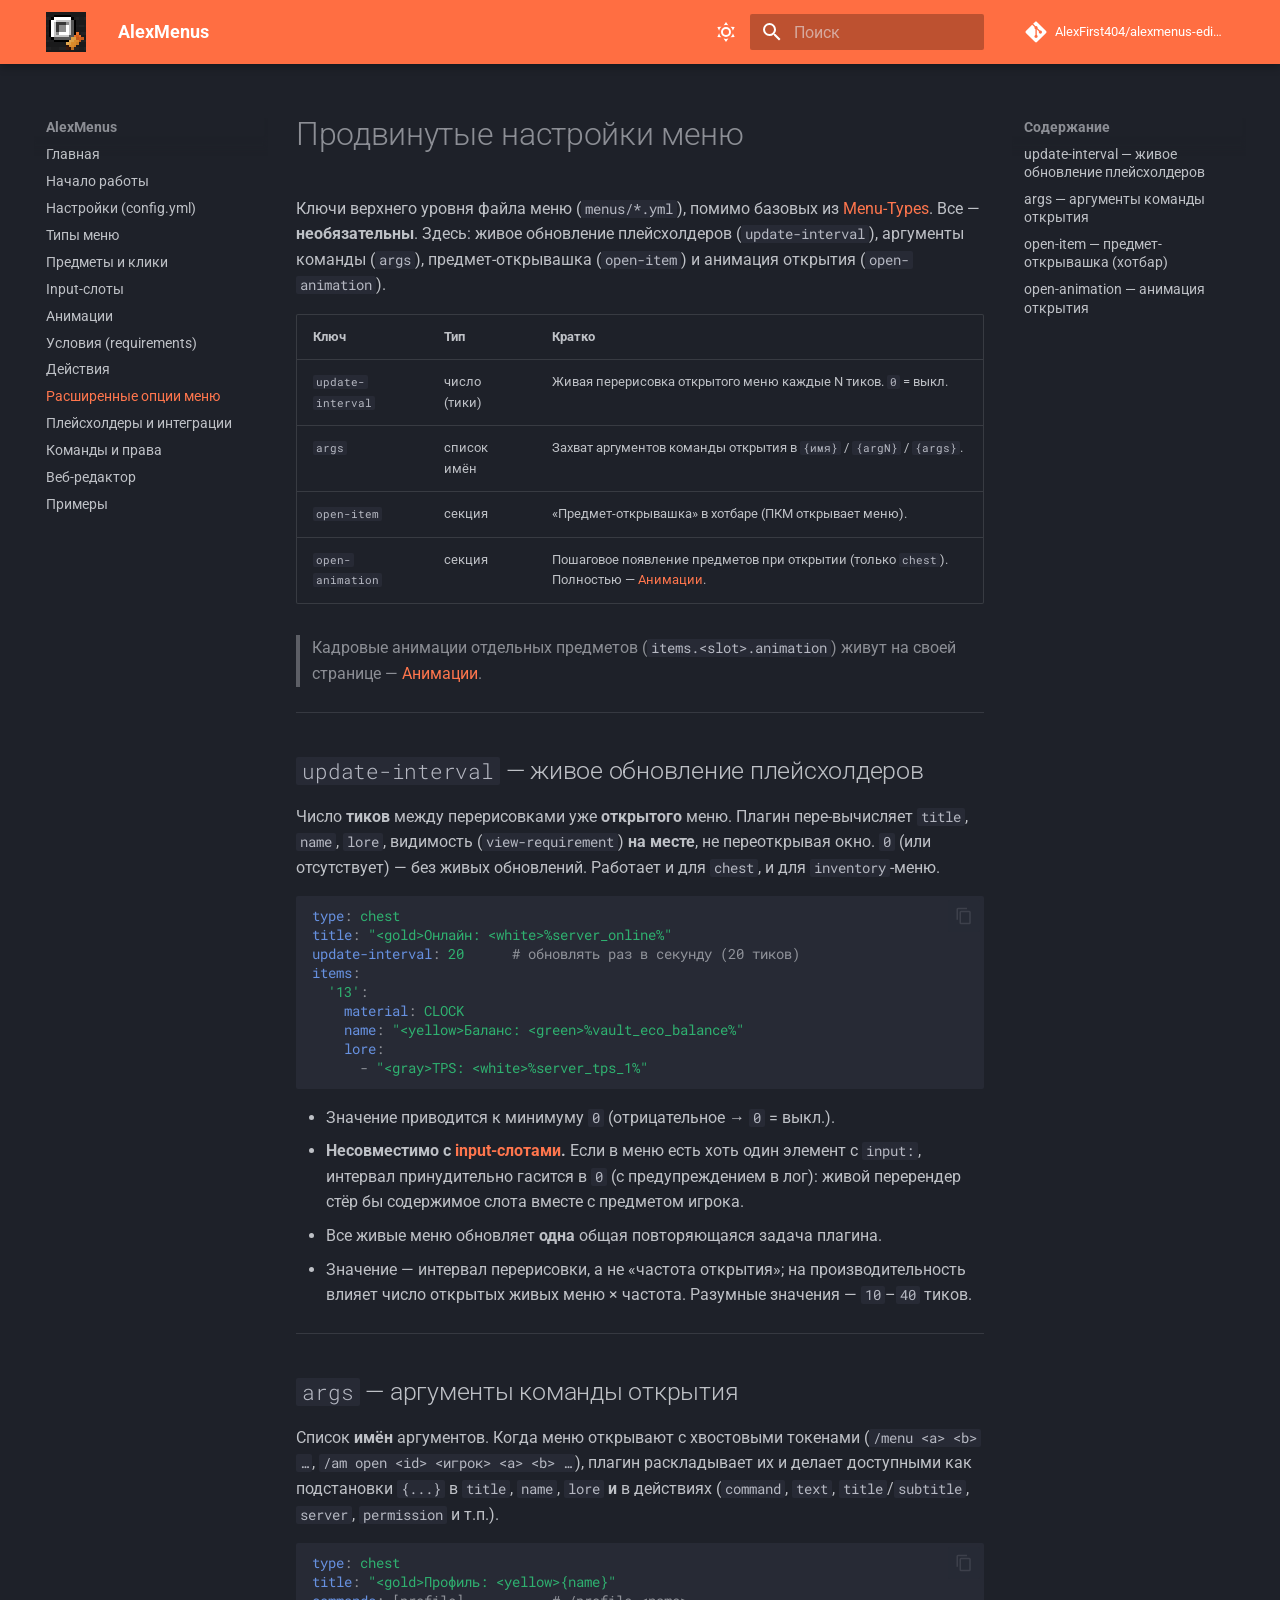
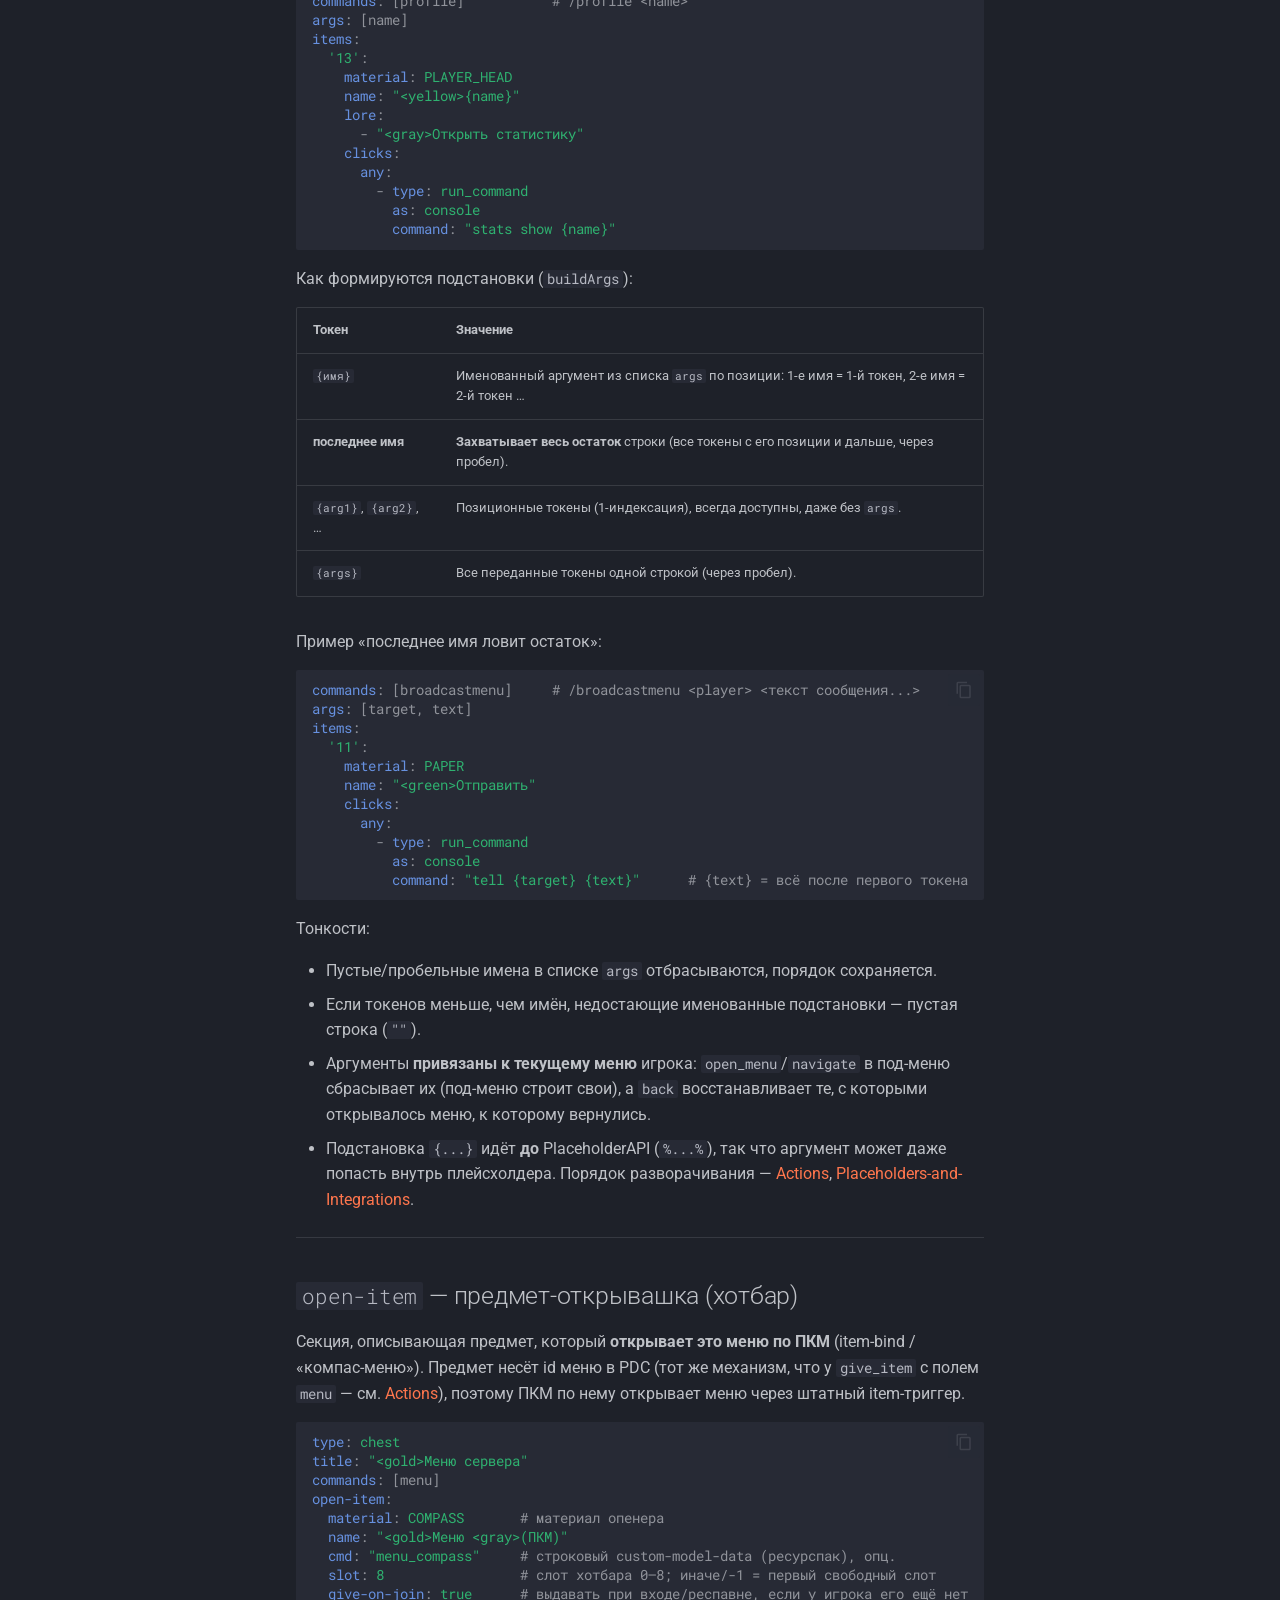
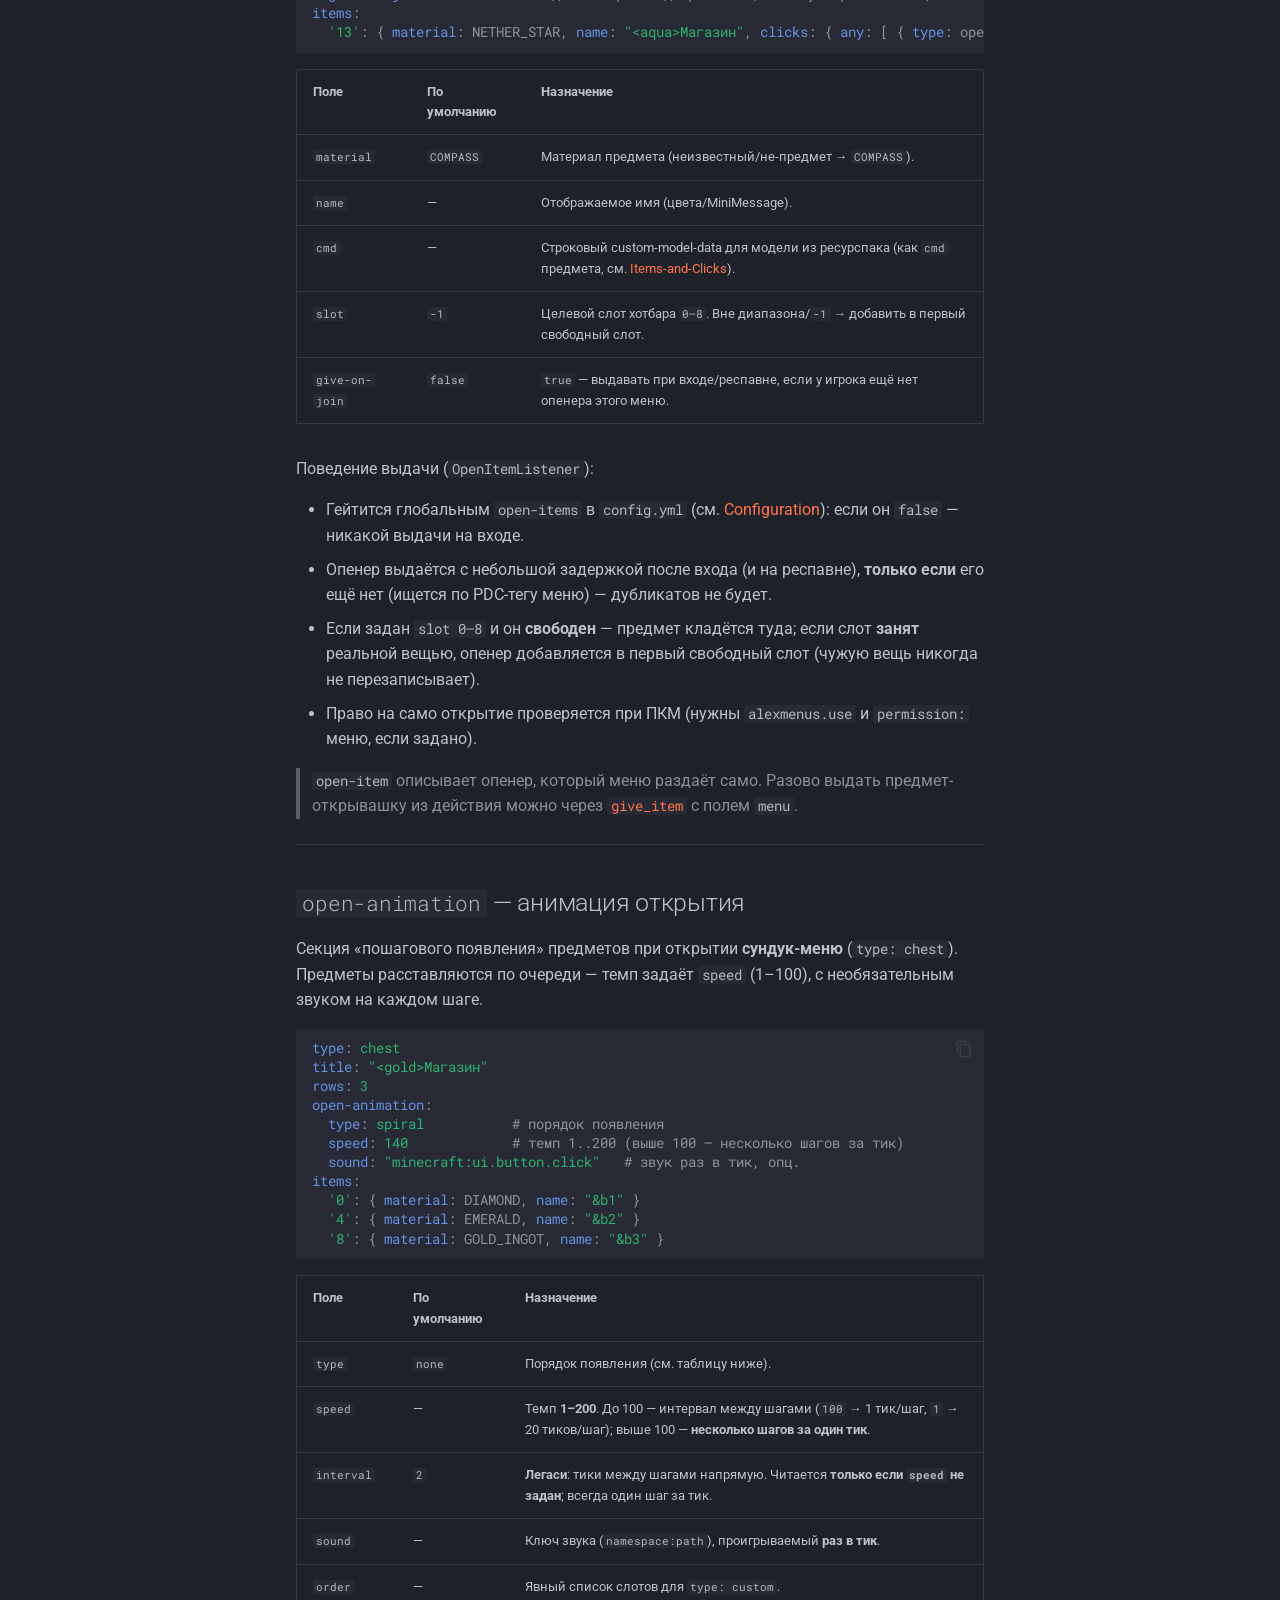
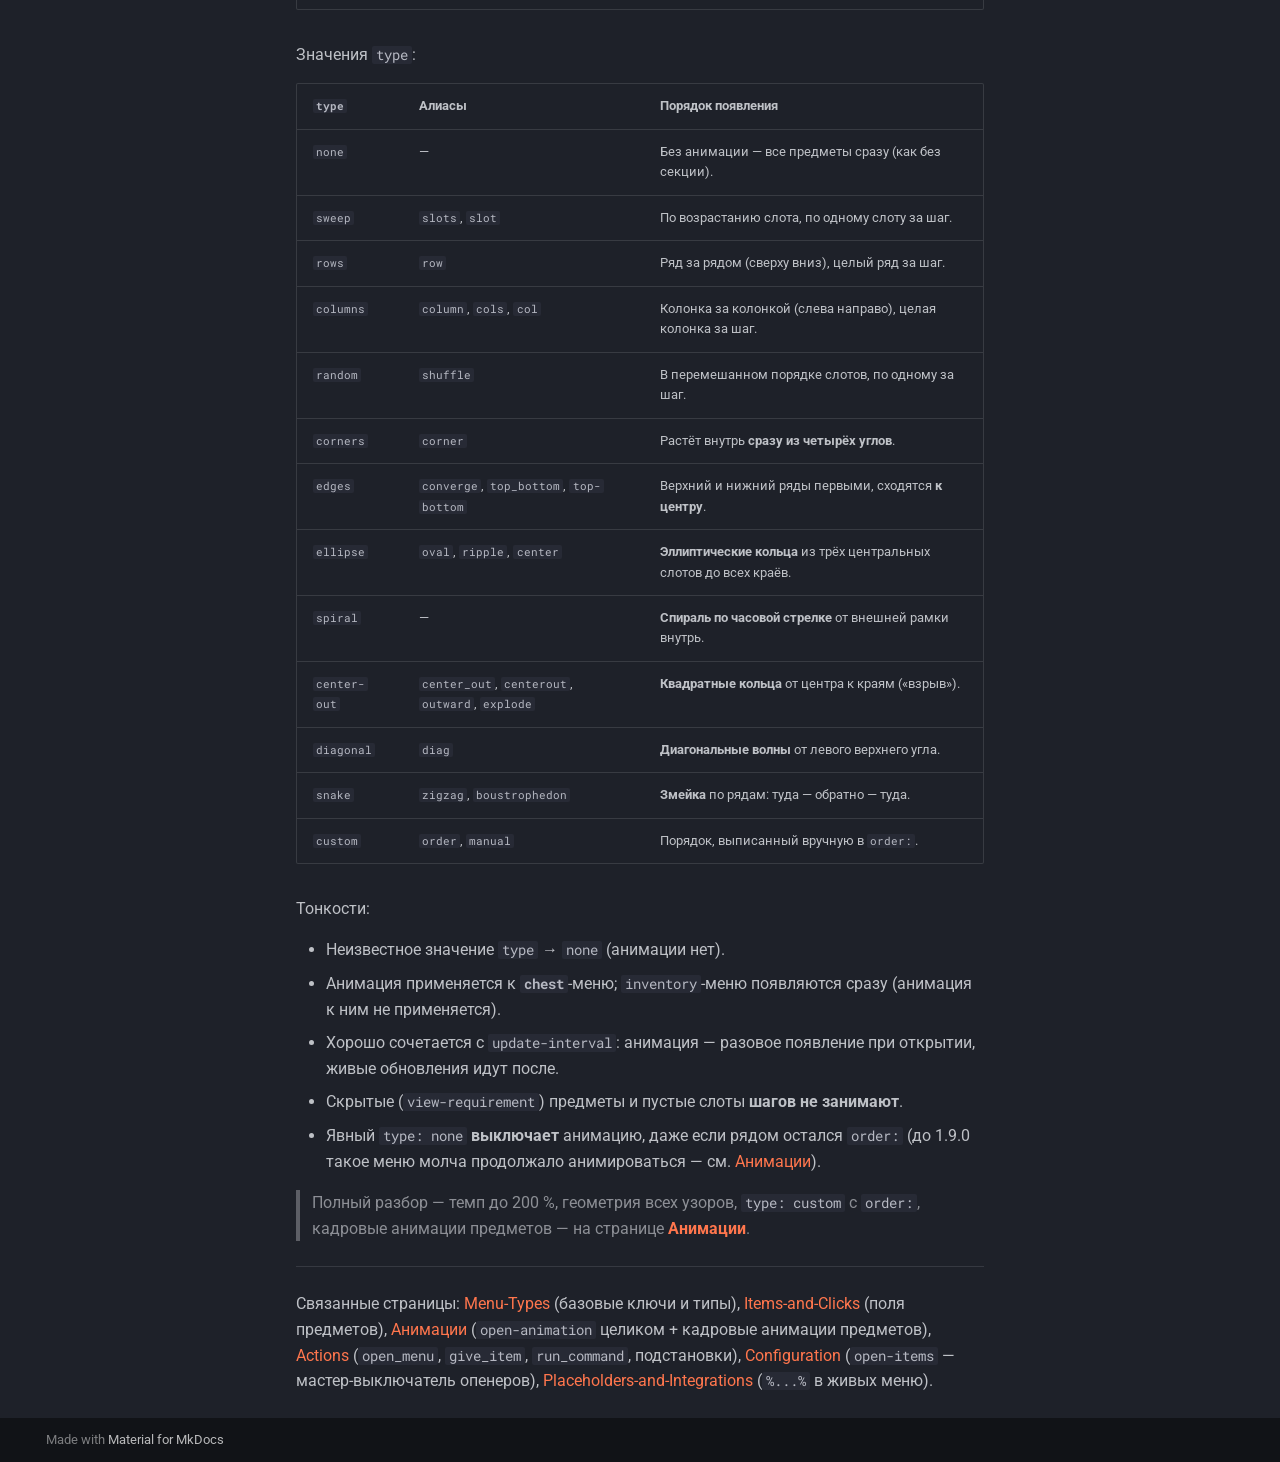
<file: Advanced-Menu-Options/index.html>
<!doctype html>
<html lang="ru" class="no-js">
  <head>
    
      <meta charset="utf-8">
      <meta name="viewport" content="width=device-width,initial-scale=1">
      
        <meta name="description" content="Документация плагина AlexMenus — движок меню для Paper 1.21.11">
      
      
      
        <link rel="canonical" href="https://alexfirst404.github.io/alexmenus-wiki/Advanced-Menu-Options/">
      
      
        <link rel="prev" href="../Actions/">
      
      
        <link rel="next" href="../Placeholders-and-Integrations/">
      
      
        
      
      
      <link rel="icon" href="../assets/favicon.png">
      <meta name="generator" content="mkdocs-1.6.1, mkdocs-material-9.7.7">
    
    
      
        <title>Расширенные опции меню - AlexMenus</title>
      
    
    
      <link rel="stylesheet" href="../assets/stylesheets/main.ec1eaa64.min.css">
      
        
        <link rel="stylesheet" href="../assets/stylesheets/palette.ab4e12ef.min.css">
      
      


    
    
      
    
    
      
        
        
        <link rel="preconnect" href="https://fonts.gstatic.com" crossorigin>
        <link rel="stylesheet" href="https://fonts.googleapis.com/css?family=Roboto:300,300i,400,400i,700,700i%7CRoboto+Mono:400,400i,700,700i&display=fallback">
        <style>:root{--md-text-font:"Roboto";--md-code-font:"Roboto Mono"}</style>
      
    
    
      <link rel="stylesheet" href="../assets/pixel.css">
    
    <script>__md_scope=new URL("..",location),__md_hash=e=>[...e].reduce(((e,_)=>(e<<5)-e+_.charCodeAt(0)),0),__md_get=(e,_=localStorage,t=__md_scope)=>JSON.parse(_.getItem(t.pathname+"."+e)),__md_set=(e,_,t=localStorage,a=__md_scope)=>{try{t.setItem(a.pathname+"."+e,JSON.stringify(_))}catch(e){}}</script>
    
      

    
    
  </head>
  
  
    
    
      
    
    
    
    
    <body dir="ltr" data-md-color-scheme="slate" data-md-color-primary="deep-orange" data-md-color-accent="orange">
  
    
    <input class="md-toggle" data-md-toggle="drawer" type="checkbox" id="__drawer" autocomplete="off">
    <input class="md-toggle" data-md-toggle="search" type="checkbox" id="__search" autocomplete="off">
    <label class="md-overlay" for="__drawer"></label>
    <div data-md-component="skip">
      
        
        <a href="#_1" class="md-skip">
          Перейти к содержанию
        </a>
      
    </div>
    <div data-md-component="announce">
      
    </div>
    
    
      

  

<header class="md-header md-header--shadow" data-md-component="header">
  <nav class="md-header__inner md-grid" aria-label="Верхний колонтитул">
    <a href=".." title="AlexMenus" class="md-header__button md-logo" aria-label="AlexMenus" data-md-component="logo">
      
  <img src="../assets/logo.svg" alt="logo">

    </a>
    <label class="md-header__button md-icon" for="__drawer">
      
      <svg xmlns="http://www.w3.org/2000/svg" viewBox="0 0 24 24"><path d="M3 6h18v2H3zm0 5h18v2H3zm0 5h18v2H3z"/></svg>
    </label>
    <div class="md-header__title" data-md-component="header-title">
      <div class="md-header__ellipsis">
        <div class="md-header__topic">
          <span class="md-ellipsis">
            AlexMenus
          </span>
        </div>
        <div class="md-header__topic" data-md-component="header-topic">
          <span class="md-ellipsis">
            
              Расширенные опции меню
            
          </span>
        </div>
      </div>
    </div>
    
      
        <form class="md-header__option" data-md-component="palette">
  
    
    
    
    <input class="md-option" data-md-color-media="" data-md-color-scheme="slate" data-md-color-primary="deep-orange" data-md-color-accent="orange"  aria-label="Светлая тема"  type="radio" name="__palette" id="__palette_0">
    
      <label class="md-header__button md-icon" title="Светлая тема" for="__palette_1" hidden>
        <svg xmlns="http://www.w3.org/2000/svg" viewBox="0 0 24 24"><path d="M12 7a5 5 0 0 1 5 5 5 5 0 0 1-5 5 5 5 0 0 1-5-5 5 5 0 0 1 5-5m0 2a3 3 0 0 0-3 3 3 3 0 0 0 3 3 3 3 0 0 0 3-3 3 3 0 0 0-3-3m0-7 2.39 3.42C13.65 5.15 12.84 5 12 5s-1.65.15-2.39.42zM3.34 7l4.16-.35A7.2 7.2 0 0 0 5.94 8.5c-.44.74-.69 1.5-.83 2.29zm.02 10 1.76-3.77a7.131 7.131 0 0 0 2.38 4.14zM20.65 7l-1.77 3.79a7.02 7.02 0 0 0-2.38-4.15zm-.01 10-4.14.36c.59-.51 1.12-1.14 1.54-1.86.42-.73.69-1.5.83-2.29zM12 22l-2.41-3.44c.74.27 1.55.44 2.41.44.82 0 1.63-.17 2.37-.44z"/></svg>
      </label>
    
  
    
    
    
    <input class="md-option" data-md-color-media="" data-md-color-scheme="default" data-md-color-primary="deep-orange" data-md-color-accent="orange"  aria-label="Тёмная тема"  type="radio" name="__palette" id="__palette_1">
    
      <label class="md-header__button md-icon" title="Тёмная тема" for="__palette_0" hidden>
        <svg xmlns="http://www.w3.org/2000/svg" viewBox="0 0 24 24"><path d="m17.75 4.09-2.53 1.94.91 3.06-2.63-1.81-2.63 1.81.91-3.06-2.53-1.94L12.44 4l1.06-3 1.06 3zm3.5 6.91-1.64 1.25.59 1.98-1.7-1.17-1.7 1.17.59-1.98L15.75 11l2.06-.05L18.5 9l.69 1.95zm-2.28 4.95c.83-.08 1.72 1.1 1.19 1.85-.32.45-.66.87-1.08 1.27C15.17 23 8.84 23 4.94 19.07c-3.91-3.9-3.91-10.24 0-14.14.4-.4.82-.76 1.27-1.08.75-.53 1.93.36 1.85 1.19-.27 2.86.69 5.83 2.89 8.02a9.96 9.96 0 0 0 8.02 2.89m-1.64 2.02a12.08 12.08 0 0 1-7.8-3.47c-2.17-2.19-3.33-5-3.49-7.82-2.81 3.14-2.7 7.96.31 10.98 3.02 3.01 7.84 3.12 10.98.31"/></svg>
      </label>
    
  
</form>
      
    
    
      <script>var palette=__md_get("__palette");if(palette&&palette.color){if("(prefers-color-scheme)"===palette.color.media){var media=matchMedia("(prefers-color-scheme: light)"),input=document.querySelector(media.matches?"[data-md-color-media='(prefers-color-scheme: light)']":"[data-md-color-media='(prefers-color-scheme: dark)']");palette.color.media=input.getAttribute("data-md-color-media"),palette.color.scheme=input.getAttribute("data-md-color-scheme"),palette.color.primary=input.getAttribute("data-md-color-primary"),palette.color.accent=input.getAttribute("data-md-color-accent")}for(var[key,value]of Object.entries(palette.color))document.body.setAttribute("data-md-color-"+key,value)}</script>
    
    
    
      
      
        <label class="md-header__button md-icon" for="__search">
          
          <svg xmlns="http://www.w3.org/2000/svg" viewBox="0 0 24 24"><path d="M9.5 3A6.5 6.5 0 0 1 16 9.5c0 1.61-.59 3.09-1.56 4.23l.27.27h.79l5 5-1.5 1.5-5-5v-.79l-.27-.27A6.52 6.52 0 0 1 9.5 16 6.5 6.5 0 0 1 3 9.5 6.5 6.5 0 0 1 9.5 3m0 2C7 5 5 7 5 9.5S7 14 9.5 14 14 12 14 9.5 12 5 9.5 5"/></svg>
        </label>
        <div class="md-search" data-md-component="search" role="dialog">
  <label class="md-search__overlay" for="__search"></label>
  <div class="md-search__inner" role="search">
    <form class="md-search__form" name="search">
      <input type="text" class="md-search__input" name="query" aria-label="Поиск" placeholder="Поиск" autocapitalize="off" autocorrect="off" autocomplete="off" spellcheck="false" data-md-component="search-query" required>
      <label class="md-search__icon md-icon" for="__search">
        
        <svg xmlns="http://www.w3.org/2000/svg" viewBox="0 0 24 24"><path d="M9.5 3A6.5 6.5 0 0 1 16 9.5c0 1.61-.59 3.09-1.56 4.23l.27.27h.79l5 5-1.5 1.5-5-5v-.79l-.27-.27A6.52 6.52 0 0 1 9.5 16 6.5 6.5 0 0 1 3 9.5 6.5 6.5 0 0 1 9.5 3m0 2C7 5 5 7 5 9.5S7 14 9.5 14 14 12 14 9.5 12 5 9.5 5"/></svg>
        
        <svg xmlns="http://www.w3.org/2000/svg" viewBox="0 0 24 24"><path d="M20 11v2H8l5.5 5.5-1.42 1.42L4.16 12l7.92-7.92L13.5 5.5 8 11z"/></svg>
      </label>
      <nav class="md-search__options" aria-label="Поиск">
        
        <button type="reset" class="md-search__icon md-icon" title="Очистить" aria-label="Очистить" tabindex="-1">
          
          <svg xmlns="http://www.w3.org/2000/svg" viewBox="0 0 24 24"><path d="M19 6.41 17.59 5 12 10.59 6.41 5 5 6.41 10.59 12 5 17.59 6.41 19 12 13.41 17.59 19 19 17.59 13.41 12z"/></svg>
        </button>
      </nav>
      
        <div class="md-search__suggest" data-md-component="search-suggest"></div>
      
    </form>
    <div class="md-search__output">
      <div class="md-search__scrollwrap" tabindex="0" data-md-scrollfix>
        <div class="md-search-result" data-md-component="search-result">
          <div class="md-search-result__meta">
            Инициализация поиска
          </div>
          <ol class="md-search-result__list" role="presentation"></ol>
        </div>
      </div>
    </div>
  </div>
</div>
      
    
    
      <div class="md-header__source">
        <a href="https://github.com/AlexFirst404/alexmenus-editor" title="Перейти к репозиторию" class="md-source" data-md-component="source">
  <div class="md-source__icon md-icon">
    
    <svg xmlns="http://www.w3.org/2000/svg" viewBox="0 0 448 512"><!--! Font Awesome Free 7.1.0 by @fontawesome - https://fontawesome.com License - https://fontawesome.com/license/free (Icons: CC BY 4.0, Fonts: SIL OFL 1.1, Code: MIT License) Copyright 2025 Fonticons, Inc.--><path d="M439.6 236.1 244 40.5c-5.4-5.5-12.8-8.5-20.4-8.5s-15 3-20.4 8.4L162.5 81l51.5 51.5c27.1-9.1 52.7 16.8 43.4 43.7l49.7 49.7c34.2-11.8 61.2 31 35.5 56.7-26.5 26.5-70.2-2.9-56-37.3L240.3 199v121.9c25.3 12.5 22.3 41.8 9.1 55-6.4 6.4-15.2 10.1-24.3 10.1s-17.8-3.6-24.3-10.1c-17.6-17.6-11.1-46.9 11.2-56v-123c-20.8-8.5-24.6-30.7-18.6-45L142.6 101 8.5 235.1C3 240.6 0 247.9 0 255.5s3 15 8.5 20.4l195.6 195.7c5.4 5.4 12.7 8.4 20.4 8.4s15-3 20.4-8.4l194.7-194.7c5.4-5.4 8.4-12.8 8.4-20.4s-3-15-8.4-20.4"/></svg>
  </div>
  <div class="md-source__repository">
    AlexFirst404/alexmenus-editor
  </div>
</a>
      </div>
    
  </nav>
  
</header>
    
    <div class="md-container" data-md-component="container">
      
      
        
          
        
      
      <main class="md-main" data-md-component="main">
        <div class="md-main__inner md-grid">
          
            
              
              <div class="md-sidebar md-sidebar--primary" data-md-component="sidebar" data-md-type="navigation" >
                <div class="md-sidebar__scrollwrap">
                  <div class="md-sidebar__inner">
                    



<nav class="md-nav md-nav--primary" aria-label="Навигация" data-md-level="0">
  <label class="md-nav__title" for="__drawer">
    <a href=".." title="AlexMenus" class="md-nav__button md-logo" aria-label="AlexMenus" data-md-component="logo">
      
  <img src="../assets/logo.svg" alt="logo">

    </a>
    AlexMenus
  </label>
  
    <div class="md-nav__source">
      <a href="https://github.com/AlexFirst404/alexmenus-editor" title="Перейти к репозиторию" class="md-source" data-md-component="source">
  <div class="md-source__icon md-icon">
    
    <svg xmlns="http://www.w3.org/2000/svg" viewBox="0 0 448 512"><!--! Font Awesome Free 7.1.0 by @fontawesome - https://fontawesome.com License - https://fontawesome.com/license/free (Icons: CC BY 4.0, Fonts: SIL OFL 1.1, Code: MIT License) Copyright 2025 Fonticons, Inc.--><path d="M439.6 236.1 244 40.5c-5.4-5.5-12.8-8.5-20.4-8.5s-15 3-20.4 8.4L162.5 81l51.5 51.5c27.1-9.1 52.7 16.8 43.4 43.7l49.7 49.7c34.2-11.8 61.2 31 35.5 56.7-26.5 26.5-70.2-2.9-56-37.3L240.3 199v121.9c25.3 12.5 22.3 41.8 9.1 55-6.4 6.4-15.2 10.1-24.3 10.1s-17.8-3.6-24.3-10.1c-17.6-17.6-11.1-46.9 11.2-56v-123c-20.8-8.5-24.6-30.7-18.6-45L142.6 101 8.5 235.1C3 240.6 0 247.9 0 255.5s3 15 8.5 20.4l195.6 195.7c5.4 5.4 12.7 8.4 20.4 8.4s15-3 20.4-8.4l194.7-194.7c5.4-5.4 8.4-12.8 8.4-20.4s-3-15-8.4-20.4"/></svg>
  </div>
  <div class="md-source__repository">
    AlexFirst404/alexmenus-editor
  </div>
</a>
    </div>
  
  <ul class="md-nav__list" data-md-scrollfix>
    
      
      
  
  
  
  
    <li class="md-nav__item">
      <a href=".." class="md-nav__link">
        
  
  
  <span class="md-ellipsis">
    
  
    Главная
  

    
  </span>
  
  

      </a>
    </li>
  

    
      
      
  
  
  
  
    <li class="md-nav__item">
      <a href="../Getting-Started/" class="md-nav__link">
        
  
  
  <span class="md-ellipsis">
    
  
    Начало работы
  

    
  </span>
  
  

      </a>
    </li>
  

    
      
      
  
  
  
  
    <li class="md-nav__item">
      <a href="../Configuration/" class="md-nav__link">
        
  
  
  <span class="md-ellipsis">
    
  
    Настройки (config.yml)
  

    
  </span>
  
  

      </a>
    </li>
  

    
      
      
  
  
  
  
    <li class="md-nav__item">
      <a href="../Menu-Types/" class="md-nav__link">
        
  
  
  <span class="md-ellipsis">
    
  
    Типы меню
  

    
  </span>
  
  

      </a>
    </li>
  

    
      
      
  
  
  
  
    <li class="md-nav__item">
      <a href="../Items-and-Clicks/" class="md-nav__link">
        
  
  
  <span class="md-ellipsis">
    
  
    Предметы и клики
  

    
  </span>
  
  

      </a>
    </li>
  

    
      
      
  
  
  
  
    <li class="md-nav__item">
      <a href="../Input-Slots/" class="md-nav__link">
        
  
  
  <span class="md-ellipsis">
    
  
    Input-слоты
  

    
  </span>
  
  

      </a>
    </li>
  

    
      
      
  
  
  
  
    <li class="md-nav__item">
      <a href="../Animations/" class="md-nav__link">
        
  
  
  <span class="md-ellipsis">
    
  
    Анимации
  

    
  </span>
  
  

      </a>
    </li>
  

    
      
      
  
  
  
  
    <li class="md-nav__item">
      <a href="../Requirements/" class="md-nav__link">
        
  
  
  <span class="md-ellipsis">
    
  
    Условия (requirements)
  

    
  </span>
  
  

      </a>
    </li>
  

    
      
      
  
  
  
  
    <li class="md-nav__item">
      <a href="../Actions/" class="md-nav__link">
        
  
  
  <span class="md-ellipsis">
    
  
    Действия
  

    
  </span>
  
  

      </a>
    </li>
  

    
      
      
  
  
    
  
  
  
    <li class="md-nav__item md-nav__item--active">
      
      <input class="md-nav__toggle md-toggle" type="checkbox" id="__toc">
      
      
        
      
      
        <label class="md-nav__link md-nav__link--active" for="__toc">
          
  
  
  <span class="md-ellipsis">
    
  
    Расширенные опции меню
  

    
  </span>
  
  

          <span class="md-nav__icon md-icon"></span>
        </label>
      
      <a href="./" class="md-nav__link md-nav__link--active">
        
  
  
  <span class="md-ellipsis">
    
  
    Расширенные опции меню
  

    
  </span>
  
  

      </a>
      
        

<nav class="md-nav md-nav--secondary" aria-label="Содержание">
  
  
  
    
  
  
    <label class="md-nav__title" for="__toc">
      <span class="md-nav__icon md-icon"></span>
      Содержание
    </label>
    <ul class="md-nav__list" data-md-component="toc" data-md-scrollfix>
      
        <li class="md-nav__item">
  <a href="#update-interval" class="md-nav__link">
    <span class="md-ellipsis">
      
        update-interval — живое обновление плейсхолдеров
      
    </span>
  </a>
  
</li>
      
        <li class="md-nav__item">
  <a href="#args" class="md-nav__link">
    <span class="md-ellipsis">
      
        args — аргументы команды открытия
      
    </span>
  </a>
  
</li>
      
        <li class="md-nav__item">
  <a href="#open-item-" class="md-nav__link">
    <span class="md-ellipsis">
      
        open-item — предмет-открывашка (хотбар)
      
    </span>
  </a>
  
</li>
      
        <li class="md-nav__item">
  <a href="#open-animation" class="md-nav__link">
    <span class="md-ellipsis">
      
        open-animation — анимация открытия
      
    </span>
  </a>
  
</li>
      
    </ul>
  
</nav>
      
    </li>
  

    
      
      
  
  
  
  
    <li class="md-nav__item">
      <a href="../Placeholders-and-Integrations/" class="md-nav__link">
        
  
  
  <span class="md-ellipsis">
    
  
    Плейсхолдеры и интеграции
  

    
  </span>
  
  

      </a>
    </li>
  

    
      
      
  
  
  
  
    <li class="md-nav__item">
      <a href="../Commands-and-Permissions/" class="md-nav__link">
        
  
  
  <span class="md-ellipsis">
    
  
    Команды и права
  

    
  </span>
  
  

      </a>
    </li>
  

    
      
      
  
  
  
  
    <li class="md-nav__item">
      <a href="../Web-Editor/" class="md-nav__link">
        
  
  
  <span class="md-ellipsis">
    
  
    Веб-редактор
  

    
  </span>
  
  

      </a>
    </li>
  

    
      
      
  
  
  
  
    <li class="md-nav__item">
      <a href="../Examples/" class="md-nav__link">
        
  
  
  <span class="md-ellipsis">
    
  
    Примеры
  

    
  </span>
  
  

      </a>
    </li>
  

    
  </ul>
</nav>
                  </div>
                </div>
              </div>
            
            
              
              <div class="md-sidebar md-sidebar--secondary" data-md-component="sidebar" data-md-type="toc" >
                <div class="md-sidebar__scrollwrap">
                  <div class="md-sidebar__inner">
                    

<nav class="md-nav md-nav--secondary" aria-label="Содержание">
  
  
  
    
  
  
    <label class="md-nav__title" for="__toc">
      <span class="md-nav__icon md-icon"></span>
      Содержание
    </label>
    <ul class="md-nav__list" data-md-component="toc" data-md-scrollfix>
      
        <li class="md-nav__item">
  <a href="#update-interval" class="md-nav__link">
    <span class="md-ellipsis">
      
        update-interval — живое обновление плейсхолдеров
      
    </span>
  </a>
  
</li>
      
        <li class="md-nav__item">
  <a href="#args" class="md-nav__link">
    <span class="md-ellipsis">
      
        args — аргументы команды открытия
      
    </span>
  </a>
  
</li>
      
        <li class="md-nav__item">
  <a href="#open-item-" class="md-nav__link">
    <span class="md-ellipsis">
      
        open-item — предмет-открывашка (хотбар)
      
    </span>
  </a>
  
</li>
      
        <li class="md-nav__item">
  <a href="#open-animation" class="md-nav__link">
    <span class="md-ellipsis">
      
        open-animation — анимация открытия
      
    </span>
  </a>
  
</li>
      
    </ul>
  
</nav>
                  </div>
                </div>
              </div>
            
          
          
            <div class="md-content" data-md-component="content">
              
              <article class="md-content__inner md-typeset">
                
                  


  
  


<h1 id="_1">Продвинутые настройки меню<a class="headerlink" href="#_1" title="Permanent link">&para;</a></h1>
<p>Ключи верхнего уровня файла меню (<code>menus/*.yml</code>), помимо базовых из <a href="../Menu-Types/">Menu-Types</a>. Все —
<strong>необязательны</strong>. Здесь: живое обновление плейсхолдеров (<code>update-interval</code>), аргументы команды (<code>args</code>),
предмет-открывашка (<code>open-item</code>) и анимация открытия (<code>open-animation</code>).</p>
<table>
<thead>
<tr>
<th>Ключ</th>
<th>Тип</th>
<th>Кратко</th>
</tr>
</thead>
<tbody>
<tr>
<td><code>update-interval</code></td>
<td>число (тики)</td>
<td>Живая перерисовка открытого меню каждые N тиков. <code>0</code> = выкл.</td>
</tr>
<tr>
<td><code>args</code></td>
<td>список имён</td>
<td>Захват аргументов команды открытия в <code>{имя}</code> / <code>{argN}</code> / <code>{args}</code>.</td>
</tr>
<tr>
<td><code>open-item</code></td>
<td>секция</td>
<td>«Предмет-открывашка» в хотбаре (ПКМ открывает меню).</td>
</tr>
<tr>
<td><code>open-animation</code></td>
<td>секция</td>
<td>Пошаговое появление предметов при открытии (только <code>chest</code>). Полностью — <a href="../Animations/">Анимации</a>.</td>
</tr>
</tbody>
</table>
<blockquote>
<p>Кадровые анимации отдельных предметов (<code>items.&lt;slot&gt;.animation</code>) живут на своей странице —
<a href="../Animations/">Анимации</a>.</p>
</blockquote>
<hr />
<h2 id="update-interval"><code>update-interval</code> — живое обновление плейсхолдеров<a class="headerlink" href="#update-interval" title="Permanent link">&para;</a></h2>
<p>Число <strong>тиков</strong> между перерисовками уже <strong>открытого</strong> меню. Плагин пере-вычисляет <code>title</code>, <code>name</code>, <code>lore</code>,
видимость (<code>view-requirement</code>) <strong>на месте</strong>, не переоткрывая окно. <code>0</code> (или отсутствует) — без живых
обновлений. Работает и для <code>chest</code>, и для <code>inventory</code>-меню.</p>
<div class="highlight"><pre><span></span><code><span class="nt">type</span><span class="p">:</span><span class="w"> </span><span class="l l-Scalar l-Scalar-Plain">chest</span>
<span class="nt">title</span><span class="p">:</span><span class="w"> </span><span class="s">&quot;&lt;gold&gt;Онлайн:</span><span class="nv"> </span><span class="s">&lt;white&gt;%server_online%&quot;</span>
<span class="nt">update-interval</span><span class="p">:</span><span class="w"> </span><span class="l l-Scalar l-Scalar-Plain">20</span><span class="w">      </span><span class="c1"># обновлять раз в секунду (20 тиков)</span>
<span class="nt">items</span><span class="p">:</span>
<span class="w">  </span><span class="s">&#39;13&#39;</span><span class="p p-Indicator">:</span>
<span class="w">    </span><span class="nt">material</span><span class="p">:</span><span class="w"> </span><span class="l l-Scalar l-Scalar-Plain">CLOCK</span>
<span class="w">    </span><span class="nt">name</span><span class="p">:</span><span class="w"> </span><span class="s">&quot;&lt;yellow&gt;Баланс:</span><span class="nv"> </span><span class="s">&lt;green&gt;%vault_eco_balance%&quot;</span>
<span class="w">    </span><span class="nt">lore</span><span class="p">:</span>
<span class="w">      </span><span class="p p-Indicator">-</span><span class="w"> </span><span class="s">&quot;&lt;gray&gt;TPS:</span><span class="nv"> </span><span class="s">&lt;white&gt;%server_tps_1%&quot;</span>
</code></pre></div>
<ul>
<li>Значение приводится к минимуму <code>0</code> (отрицательное → <code>0</code> = выкл.).</li>
<li><strong>Несовместимо с <a href="../Input-Slots/">input-слотами</a>.</strong> Если в меню есть хоть один элемент с <code>input:</code>,
  интервал принудительно гасится в <code>0</code> (с предупреждением в лог): живой перерендер стёр бы содержимое
  слота вместе с предметом игрока.</li>
<li>Все живые меню обновляет <strong>одна</strong> общая повторяющаяся задача плагина.</li>
<li>Значение — интервал перерисовки, а не «частота открытия»; на производительность влияет число открытых
  живых меню × частота. Разумные значения — <code>10</code>–<code>40</code> тиков.</li>
</ul>
<hr />
<h2 id="args"><code>args</code> — аргументы команды открытия<a class="headerlink" href="#args" title="Permanent link">&para;</a></h2>
<p>Список <strong>имён</strong> аргументов. Когда меню открывают с хвостовыми токенами (<code>/menu &lt;a&gt; &lt;b&gt; …</code>, <code>/am open &lt;id&gt;
&lt;игрок&gt; &lt;a&gt; &lt;b&gt; …</code>), плагин раскладывает их и делает доступными как подстановки <code>{...}</code> в <code>title</code>, <code>name</code>,
<code>lore</code> <strong>и</strong> в действиях (<code>command</code>, <code>text</code>, <code>title</code>/<code>subtitle</code>, <code>server</code>, <code>permission</code> и т.п.).</p>
<div class="highlight"><pre><span></span><code><span class="nt">type</span><span class="p">:</span><span class="w"> </span><span class="l l-Scalar l-Scalar-Plain">chest</span>
<span class="nt">title</span><span class="p">:</span><span class="w"> </span><span class="s">&quot;&lt;gold&gt;Профиль:</span><span class="nv"> </span><span class="s">&lt;yellow&gt;{name}&quot;</span>
<span class="nt">commands</span><span class="p">:</span><span class="w"> </span><span class="p p-Indicator">[</span><span class="nv">profile</span><span class="p p-Indicator">]</span><span class="w">           </span><span class="c1"># /profile &lt;name&gt;</span>
<span class="nt">args</span><span class="p">:</span><span class="w"> </span><span class="p p-Indicator">[</span><span class="nv">name</span><span class="p p-Indicator">]</span>
<span class="nt">items</span><span class="p">:</span>
<span class="w">  </span><span class="s">&#39;13&#39;</span><span class="p p-Indicator">:</span>
<span class="w">    </span><span class="nt">material</span><span class="p">:</span><span class="w"> </span><span class="l l-Scalar l-Scalar-Plain">PLAYER_HEAD</span>
<span class="w">    </span><span class="nt">name</span><span class="p">:</span><span class="w"> </span><span class="s">&quot;&lt;yellow&gt;{name}&quot;</span>
<span class="w">    </span><span class="nt">lore</span><span class="p">:</span>
<span class="w">      </span><span class="p p-Indicator">-</span><span class="w"> </span><span class="s">&quot;&lt;gray&gt;Открыть</span><span class="nv"> </span><span class="s">статистику&quot;</span>
<span class="w">    </span><span class="nt">clicks</span><span class="p">:</span>
<span class="w">      </span><span class="nt">any</span><span class="p">:</span>
<span class="w">        </span><span class="p p-Indicator">-</span><span class="w"> </span><span class="nt">type</span><span class="p">:</span><span class="w"> </span><span class="l l-Scalar l-Scalar-Plain">run_command</span>
<span class="w">          </span><span class="nt">as</span><span class="p">:</span><span class="w"> </span><span class="l l-Scalar l-Scalar-Plain">console</span>
<span class="w">          </span><span class="nt">command</span><span class="p">:</span><span class="w"> </span><span class="s">&quot;stats</span><span class="nv"> </span><span class="s">show</span><span class="nv"> </span><span class="s">{name}&quot;</span>
</code></pre></div>
<p>Как формируются подстановки (<code>buildArgs</code>):</p>
<table>
<thead>
<tr>
<th>Токен</th>
<th>Значение</th>
</tr>
</thead>
<tbody>
<tr>
<td><code>{имя}</code></td>
<td>Именованный аргумент из списка <code>args</code> по позиции: 1-е имя = 1-й токен, 2-е имя = 2-й токен …</td>
</tr>
<tr>
<td><strong>последнее имя</strong></td>
<td><strong>Захватывает весь остаток</strong> строки (все токены с его позиции и дальше, через пробел).</td>
</tr>
<tr>
<td><code>{arg1}</code>, <code>{arg2}</code>, …</td>
<td>Позиционные токены (1-индексация), всегда доступны, даже без <code>args</code>.</td>
</tr>
<tr>
<td><code>{args}</code></td>
<td>Все переданные токены одной строкой (через пробел).</td>
</tr>
</tbody>
</table>
<p>Пример «последнее имя ловит остаток»:</p>
<div class="highlight"><pre><span></span><code><span class="nt">commands</span><span class="p">:</span><span class="w"> </span><span class="p p-Indicator">[</span><span class="nv">broadcastmenu</span><span class="p p-Indicator">]</span><span class="w">     </span><span class="c1"># /broadcastmenu &lt;player&gt; &lt;текст сообщения...&gt;</span>
<span class="nt">args</span><span class="p">:</span><span class="w"> </span><span class="p p-Indicator">[</span><span class="nv">target</span><span class="p p-Indicator">,</span><span class="w"> </span><span class="nv">text</span><span class="p p-Indicator">]</span>
<span class="nt">items</span><span class="p">:</span>
<span class="w">  </span><span class="s">&#39;11&#39;</span><span class="p p-Indicator">:</span>
<span class="w">    </span><span class="nt">material</span><span class="p">:</span><span class="w"> </span><span class="l l-Scalar l-Scalar-Plain">PAPER</span>
<span class="w">    </span><span class="nt">name</span><span class="p">:</span><span class="w"> </span><span class="s">&quot;&lt;green&gt;Отправить&quot;</span>
<span class="w">    </span><span class="nt">clicks</span><span class="p">:</span>
<span class="w">      </span><span class="nt">any</span><span class="p">:</span>
<span class="w">        </span><span class="p p-Indicator">-</span><span class="w"> </span><span class="nt">type</span><span class="p">:</span><span class="w"> </span><span class="l l-Scalar l-Scalar-Plain">run_command</span>
<span class="w">          </span><span class="nt">as</span><span class="p">:</span><span class="w"> </span><span class="l l-Scalar l-Scalar-Plain">console</span>
<span class="w">          </span><span class="nt">command</span><span class="p">:</span><span class="w"> </span><span class="s">&quot;tell</span><span class="nv"> </span><span class="s">{target}</span><span class="nv"> </span><span class="s">{text}&quot;</span><span class="w">      </span><span class="c1"># {text} = всё после первого токена</span>
</code></pre></div>
<p>Тонкости:</p>
<ul>
<li>Пустые/пробельные имена в списке <code>args</code> отбрасываются, порядок сохраняется.</li>
<li>Если токенов меньше, чем имён, недостающие именованные подстановки — пустая строка (<code>""</code>).</li>
<li>Аргументы <strong>привязаны к текущему меню</strong> игрока: <code>open_menu</code>/<code>navigate</code> в под-меню сбрасывает их (под-меню
  строит свои), а <code>back</code> восстанавливает те, с которыми открывалось меню, к которому вернулись.</li>
<li>Подстановка <code>{...}</code> идёт <strong>до</strong> PlaceholderAPI (<code>%...%</code>), так что аргумент может даже попасть внутрь
  плейсхолдера. Порядок разворачивания — <a href="../Actions/">Actions</a>, <a href="../Placeholders-and-Integrations/">Placeholders-and-Integrations</a>.</li>
</ul>
<hr />
<h2 id="open-item-"><code>open-item</code> — предмет-открывашка (хотбар)<a class="headerlink" href="#open-item-" title="Permanent link">&para;</a></h2>
<p>Секция, описывающая предмет, который <strong>открывает это меню по ПКМ</strong> (item-bind / «компас-меню»). Предмет
несёт id меню в PDC (тот же механизм, что у <code>give_item</code> с полем <code>menu</code> — см. <a href="../Actions/">Actions</a>), поэтому
ПКМ по нему открывает меню через штатный item-триггер.</p>
<div class="highlight"><pre><span></span><code><span class="nt">type</span><span class="p">:</span><span class="w"> </span><span class="l l-Scalar l-Scalar-Plain">chest</span>
<span class="nt">title</span><span class="p">:</span><span class="w"> </span><span class="s">&quot;&lt;gold&gt;Меню</span><span class="nv"> </span><span class="s">сервера&quot;</span>
<span class="nt">commands</span><span class="p">:</span><span class="w"> </span><span class="p p-Indicator">[</span><span class="nv">menu</span><span class="p p-Indicator">]</span>
<span class="nt">open-item</span><span class="p">:</span>
<span class="w">  </span><span class="nt">material</span><span class="p">:</span><span class="w"> </span><span class="l l-Scalar l-Scalar-Plain">COMPASS</span><span class="w">       </span><span class="c1"># материал опенера</span>
<span class="w">  </span><span class="nt">name</span><span class="p">:</span><span class="w"> </span><span class="s">&quot;&lt;gold&gt;Меню</span><span class="nv"> </span><span class="s">&lt;gray&gt;(ПКМ)&quot;</span>
<span class="w">  </span><span class="nt">cmd</span><span class="p">:</span><span class="w"> </span><span class="s">&quot;menu_compass&quot;</span><span class="w">     </span><span class="c1"># строковый custom-model-data (ресурспак), опц.</span>
<span class="w">  </span><span class="nt">slot</span><span class="p">:</span><span class="w"> </span><span class="l l-Scalar l-Scalar-Plain">8</span><span class="w">                 </span><span class="c1"># слот хотбара 0–8; иначе/-1 = первый свободный слот</span>
<span class="w">  </span><span class="nt">give-on-join</span><span class="p">:</span><span class="w"> </span><span class="l l-Scalar l-Scalar-Plain">true</span><span class="w">      </span><span class="c1"># выдавать при входе/респавне, если у игрока его ещё нет</span>
<span class="nt">items</span><span class="p">:</span>
<span class="w">  </span><span class="s">&#39;13&#39;</span><span class="p p-Indicator">:</span><span class="w"> </span><span class="p p-Indicator">{</span><span class="nt"> material</span><span class="p">:</span><span class="w"> </span><span class="nv">NETHER_STAR</span><span class="p p-Indicator">,</span><span class="nt"> name</span><span class="p">:</span><span class="w"> </span><span class="s">&quot;&lt;aqua&gt;Магазин&quot;</span><span class="p p-Indicator">,</span><span class="nt"> clicks</span><span class="p">:</span><span class="w"> </span><span class="p p-Indicator">{</span><span class="nt"> any</span><span class="p">:</span><span class="w"> </span><span class="p p-Indicator">[</span><span class="w"> </span><span class="p p-Indicator">{</span><span class="nt"> type</span><span class="p">:</span><span class="w"> </span><span class="nv">open_menu</span><span class="p p-Indicator">,</span><span class="nt"> menu</span><span class="p">:</span><span class="w"> </span><span class="nv">shop</span><span class="w"> </span><span class="p p-Indicator">}</span><span class="w"> </span><span class="p p-Indicator">]</span><span class="w"> </span><span class="p p-Indicator">}</span><span class="w"> </span><span class="p p-Indicator">}</span>
</code></pre></div>
<table>
<thead>
<tr>
<th>Поле</th>
<th>По умолчанию</th>
<th>Назначение</th>
</tr>
</thead>
<tbody>
<tr>
<td><code>material</code></td>
<td><code>COMPASS</code></td>
<td>Материал предмета (неизвестный/не-предмет → <code>COMPASS</code>).</td>
</tr>
<tr>
<td><code>name</code></td>
<td>—</td>
<td>Отображаемое имя (цвета/MiniMessage).</td>
</tr>
<tr>
<td><code>cmd</code></td>
<td>—</td>
<td>Строковый custom-model-data для модели из ресурспака (как <code>cmd</code> предмета, см. <a href="../Items-and-Clicks/">Items-and-Clicks</a>).</td>
</tr>
<tr>
<td><code>slot</code></td>
<td><code>-1</code></td>
<td>Целевой слот хотбара <code>0–8</code>. Вне диапазона/<code>-1</code> → добавить в первый свободный слот.</td>
</tr>
<tr>
<td><code>give-on-join</code></td>
<td><code>false</code></td>
<td><code>true</code> — выдавать при входе/респавне, если у игрока ещё нет опенера этого меню.</td>
</tr>
</tbody>
</table>
<p>Поведение выдачи (<code>OpenItemListener</code>):</p>
<ul>
<li>Гейтится глобальным <code>open-items</code> в <code>config.yml</code> (см. <a href="../Configuration/">Configuration</a>): если он <code>false</code> —
  никакой выдачи на входе.</li>
<li>Опенер выдаётся с небольшой задержкой после входа (и на респавне), <strong>только если</strong> его ещё нет (ищется по
  PDC-тегу меню) — дубликатов не будет.</li>
<li>Если задан <code>slot 0–8</code> и он <strong>свободен</strong> — предмет кладётся туда; если слот <strong>занят</strong> реальной вещью, опенер
  добавляется в первый свободный слот (чужую вещь никогда не перезаписывает).</li>
<li>Право на само открытие проверяется при ПКМ (нужны <code>alexmenus.use</code> и <code>permission:</code> меню, если задано).</li>
</ul>
<blockquote>
<p><code>open-item</code> описывает опенер, который меню раздаёт само. Разово выдать предмет-открывашку из действия можно
через <a href="../Actions/"><code>give_item</code></a> с полем <code>menu</code>.</p>
</blockquote>
<hr />
<h2 id="open-animation"><code>open-animation</code> — анимация открытия<a class="headerlink" href="#open-animation" title="Permanent link">&para;</a></h2>
<p>Секция «пошагового появления» предметов при открытии <strong>сундук-меню</strong> (<code>type: chest</code>). Предметы
расставляются по очереди — темп задаёт <code>speed</code> (1–100), с необязательным звуком на каждом шаге.</p>
<div class="highlight"><pre><span></span><code><span class="nt">type</span><span class="p">:</span><span class="w"> </span><span class="l l-Scalar l-Scalar-Plain">chest</span>
<span class="nt">title</span><span class="p">:</span><span class="w"> </span><span class="s">&quot;&lt;gold&gt;Магазин&quot;</span>
<span class="nt">rows</span><span class="p">:</span><span class="w"> </span><span class="l l-Scalar l-Scalar-Plain">3</span>
<span class="nt">open-animation</span><span class="p">:</span>
<span class="w">  </span><span class="nt">type</span><span class="p">:</span><span class="w"> </span><span class="l l-Scalar l-Scalar-Plain">spiral</span><span class="w">           </span><span class="c1"># порядок появления</span>
<span class="w">  </span><span class="nt">speed</span><span class="p">:</span><span class="w"> </span><span class="l l-Scalar l-Scalar-Plain">140</span><span class="w">             </span><span class="c1"># темп 1..200 (выше 100 — несколько шагов за тик)</span>
<span class="w">  </span><span class="nt">sound</span><span class="p">:</span><span class="w"> </span><span class="s">&quot;minecraft:ui.button.click&quot;</span><span class="w">   </span><span class="c1"># звук раз в тик, опц.</span>
<span class="nt">items</span><span class="p">:</span>
<span class="w">  </span><span class="s">&#39;0&#39;</span><span class="p p-Indicator">:</span><span class="w"> </span><span class="p p-Indicator">{</span><span class="nt"> material</span><span class="p">:</span><span class="w"> </span><span class="nv">DIAMOND</span><span class="p p-Indicator">,</span><span class="nt"> name</span><span class="p">:</span><span class="w"> </span><span class="s">&quot;&amp;b1&quot;</span><span class="w"> </span><span class="p p-Indicator">}</span>
<span class="w">  </span><span class="s">&#39;4&#39;</span><span class="p p-Indicator">:</span><span class="w"> </span><span class="p p-Indicator">{</span><span class="nt"> material</span><span class="p">:</span><span class="w"> </span><span class="nv">EMERALD</span><span class="p p-Indicator">,</span><span class="nt"> name</span><span class="p">:</span><span class="w"> </span><span class="s">&quot;&amp;b2&quot;</span><span class="w"> </span><span class="p p-Indicator">}</span>
<span class="w">  </span><span class="s">&#39;8&#39;</span><span class="p p-Indicator">:</span><span class="w"> </span><span class="p p-Indicator">{</span><span class="nt"> material</span><span class="p">:</span><span class="w"> </span><span class="nv">GOLD_INGOT</span><span class="p p-Indicator">,</span><span class="nt"> name</span><span class="p">:</span><span class="w"> </span><span class="s">&quot;&amp;b3&quot;</span><span class="w"> </span><span class="p p-Indicator">}</span>
</code></pre></div>
<table>
<thead>
<tr>
<th>Поле</th>
<th>По умолчанию</th>
<th>Назначение</th>
</tr>
</thead>
<tbody>
<tr>
<td><code>type</code></td>
<td><code>none</code></td>
<td>Порядок появления (см. таблицу ниже).</td>
</tr>
<tr>
<td><code>speed</code></td>
<td>—</td>
<td>Темп <strong>1–200</strong>. До 100 — интервал между шагами (<code>100</code> → 1 тик/шаг, <code>1</code> → 20 тиков/шаг); выше 100 — <strong>несколько шагов за один тик</strong>.</td>
</tr>
<tr>
<td><code>interval</code></td>
<td><code>2</code></td>
<td><strong>Легаси</strong>: тики между шагами напрямую. Читается <strong>только если <code>speed</code> не задан</strong>; всегда один шаг за тик.</td>
</tr>
<tr>
<td><code>sound</code></td>
<td>—</td>
<td>Ключ звука (<code>namespace:path</code>), проигрываемый <strong>раз в тик</strong>.</td>
</tr>
<tr>
<td><code>order</code></td>
<td>—</td>
<td>Явный список слотов для <code>type: custom</code>.</td>
</tr>
</tbody>
</table>
<p>Значения <code>type</code>:</p>
<table>
<thead>
<tr>
<th><code>type</code></th>
<th>Алиасы</th>
<th>Порядок появления</th>
</tr>
</thead>
<tbody>
<tr>
<td><code>none</code></td>
<td>—</td>
<td>Без анимации — все предметы сразу (как без секции).</td>
</tr>
<tr>
<td><code>sweep</code></td>
<td><code>slots</code>, <code>slot</code></td>
<td>По возрастанию слота, по одному слоту за шаг.</td>
</tr>
<tr>
<td><code>rows</code></td>
<td><code>row</code></td>
<td>Ряд за рядом (сверху вниз), целый ряд за шаг.</td>
</tr>
<tr>
<td><code>columns</code></td>
<td><code>column</code>, <code>cols</code>, <code>col</code></td>
<td>Колонка за колонкой (слева направо), целая колонка за шаг.</td>
</tr>
<tr>
<td><code>random</code></td>
<td><code>shuffle</code></td>
<td>В перемешанном порядке слотов, по одному за шаг.</td>
</tr>
<tr>
<td><code>corners</code></td>
<td><code>corner</code></td>
<td>Растёт внутрь <strong>сразу из четырёх углов</strong>.</td>
</tr>
<tr>
<td><code>edges</code></td>
<td><code>converge</code>, <code>top_bottom</code>, <code>top-bottom</code></td>
<td>Верхний и нижний ряды первыми, сходятся <strong>к центру</strong>.</td>
</tr>
<tr>
<td><code>ellipse</code></td>
<td><code>oval</code>, <code>ripple</code>, <code>center</code></td>
<td><strong>Эллиптические кольца</strong> из трёх центральных слотов до всех краёв.</td>
</tr>
<tr>
<td><code>spiral</code></td>
<td>—</td>
<td><strong>Спираль по часовой стрелке</strong> от внешней рамки внутрь.</td>
</tr>
<tr>
<td><code>center-out</code></td>
<td><code>center_out</code>, <code>centerout</code>, <code>outward</code>, <code>explode</code></td>
<td><strong>Квадратные кольца</strong> от центра к краям («взрыв»).</td>
</tr>
<tr>
<td><code>diagonal</code></td>
<td><code>diag</code></td>
<td><strong>Диагональные волны</strong> от левого верхнего угла.</td>
</tr>
<tr>
<td><code>snake</code></td>
<td><code>zigzag</code>, <code>boustrophedon</code></td>
<td><strong>Змейка</strong> по рядам: туда — обратно — туда.</td>
</tr>
<tr>
<td><code>custom</code></td>
<td><code>order</code>, <code>manual</code></td>
<td>Порядок, выписанный вручную в <code>order:</code>.</td>
</tr>
</tbody>
</table>
<p>Тонкости:</p>
<ul>
<li>Неизвестное значение <code>type</code> → <code>none</code> (анимации нет).</li>
<li>Анимация применяется к <strong><code>chest</code></strong>-меню; <code>inventory</code>-меню появляются сразу (анимация к ним не применяется).</li>
<li>Хорошо сочетается с <code>update-interval</code>: анимация — разовое появление при открытии, живые обновления идут
  после.</li>
<li>Скрытые (<code>view-requirement</code>) предметы и пустые слоты <strong>шагов не занимают</strong>.</li>
<li>Явный <code>type: none</code> <strong>выключает</strong> анимацию, даже если рядом остался <code>order:</code> (до 1.9.0 такое меню молча
  продолжало анимироваться — см. <a href="../Animations/">Анимации</a>).</li>
</ul>
<blockquote>
<p>Полный разбор — темп до 200 %, геометрия всех узоров, <code>type: custom</code> с <code>order:</code>, кадровые анимации
предметов — на странице <strong><a href="../Animations/">Анимации</a></strong>.</p>
</blockquote>
<hr />
<p>Связанные страницы: <a href="../Menu-Types/">Menu-Types</a> (базовые ключи и типы), <a href="../Items-and-Clicks/">Items-and-Clicks</a>
(поля предметов), <a href="../Animations/">Анимации</a> (<code>open-animation</code> целиком + кадровые анимации предметов),
<a href="../Actions/">Actions</a> (<code>open_menu</code>, <code>give_item</code>, <code>run_command</code>, подстановки),
<a href="../Configuration/">Configuration</a> (<code>open-items</code> — мастер-выключатель опенеров),
<a href="../Placeholders-and-Integrations/">Placeholders-and-Integrations</a> (<code>%...%</code> в живых меню).</p>












                
              </article>
            </div>
          
          
<script>var target=document.getElementById(location.hash.slice(1));target&&target.name&&(target.checked=target.name.startsWith("__tabbed_"))</script>
        </div>
        
          <button type="button" class="md-top md-icon" data-md-component="top" hidden>
  
  <svg xmlns="http://www.w3.org/2000/svg" viewBox="0 0 24 24"><path d="M13 20h-2V8l-5.5 5.5-1.42-1.42L12 4.16l7.92 7.92-1.42 1.42L13 8z"/></svg>
  К началу
</button>
        
      </main>
      
        <footer class="md-footer">
  
  <div class="md-footer-meta md-typeset">
    <div class="md-footer-meta__inner md-grid">
      <div class="md-copyright">
  
  
    Made with
    <a href="https://squidfunk.github.io/mkdocs-material/" target="_blank" rel="noopener">
      Material for MkDocs
    </a>
  
</div>
      
    </div>
  </div>
</footer>
      
    </div>
    <div class="md-dialog" data-md-component="dialog">
      <div class="md-dialog__inner md-typeset"></div>
    </div>
    
    
    
      
      
      <script id="__config" type="application/json">{"annotate": null, "base": "..", "features": ["navigation.top", "navigation.instant", "navigation.tracking", "search.suggest", "search.highlight", "content.code.copy", "toc.follow"], "search": "../assets/javascripts/workers/search.2c215733.min.js", "tags": null, "translations": {"clipboard.copied": "\u0421\u043a\u043e\u043f\u0438\u0440\u043e\u0432\u0430\u043d\u043e \u0432 \u0431\u0443\u0444\u0435\u0440", "clipboard.copy": "\u041a\u043e\u043f\u0438\u0440\u043e\u0432\u0430\u0442\u044c \u0432 \u0431\u0443\u0444\u0435\u0440", "search.result.more.one": "\u0415\u0449\u0451 1 \u043d\u0430 \u044d\u0442\u043e\u0439 \u0441\u0442\u0440\u0430\u043d\u0438\u0446\u0435", "search.result.more.other": "\u0415\u0449\u0451 # \u043d\u0430 \u044d\u0442\u043e\u0439 \u0441\u0442\u0440\u0430\u043d\u0438\u0446\u0435", "search.result.none": "\u0421\u043e\u0432\u043f\u0430\u0434\u0435\u043d\u0438\u0439 \u043d\u0435 \u043d\u0430\u0439\u0434\u0435\u043d\u043e", "search.result.one": "\u041d\u0430\u0439\u0434\u0435\u043d\u043e 1 \u0441\u043e\u0432\u043f\u0430\u0434\u0435\u043d\u0438\u0435", "search.result.other": "\u041d\u0430\u0439\u0434\u0435\u043d\u043e \u0441\u043e\u0432\u043f\u0430\u0434\u0435\u043d\u0438\u0439: #", "search.result.placeholder": "\u041d\u0430\u0447\u043d\u0438\u0442\u0435 \u043f\u0435\u0447\u0430\u0442\u0430\u0442\u044c \u0434\u043b\u044f \u043f\u043e\u0438\u0441\u043a\u0430", "search.result.term.missing": "\u041e\u0442\u0441\u0443\u0442\u0441\u0442\u0432\u0443\u0435\u0442", "select.version": "\u0412\u044b\u0431\u0435\u0440\u0438\u0442\u0435 \u0432\u0435\u0440\u0441\u0438\u044e"}, "version": null}</script>
    
    
      <script src="../assets/javascripts/bundle.d7400e89.min.js"></script>
      
    
  </body>
</html>
</file>
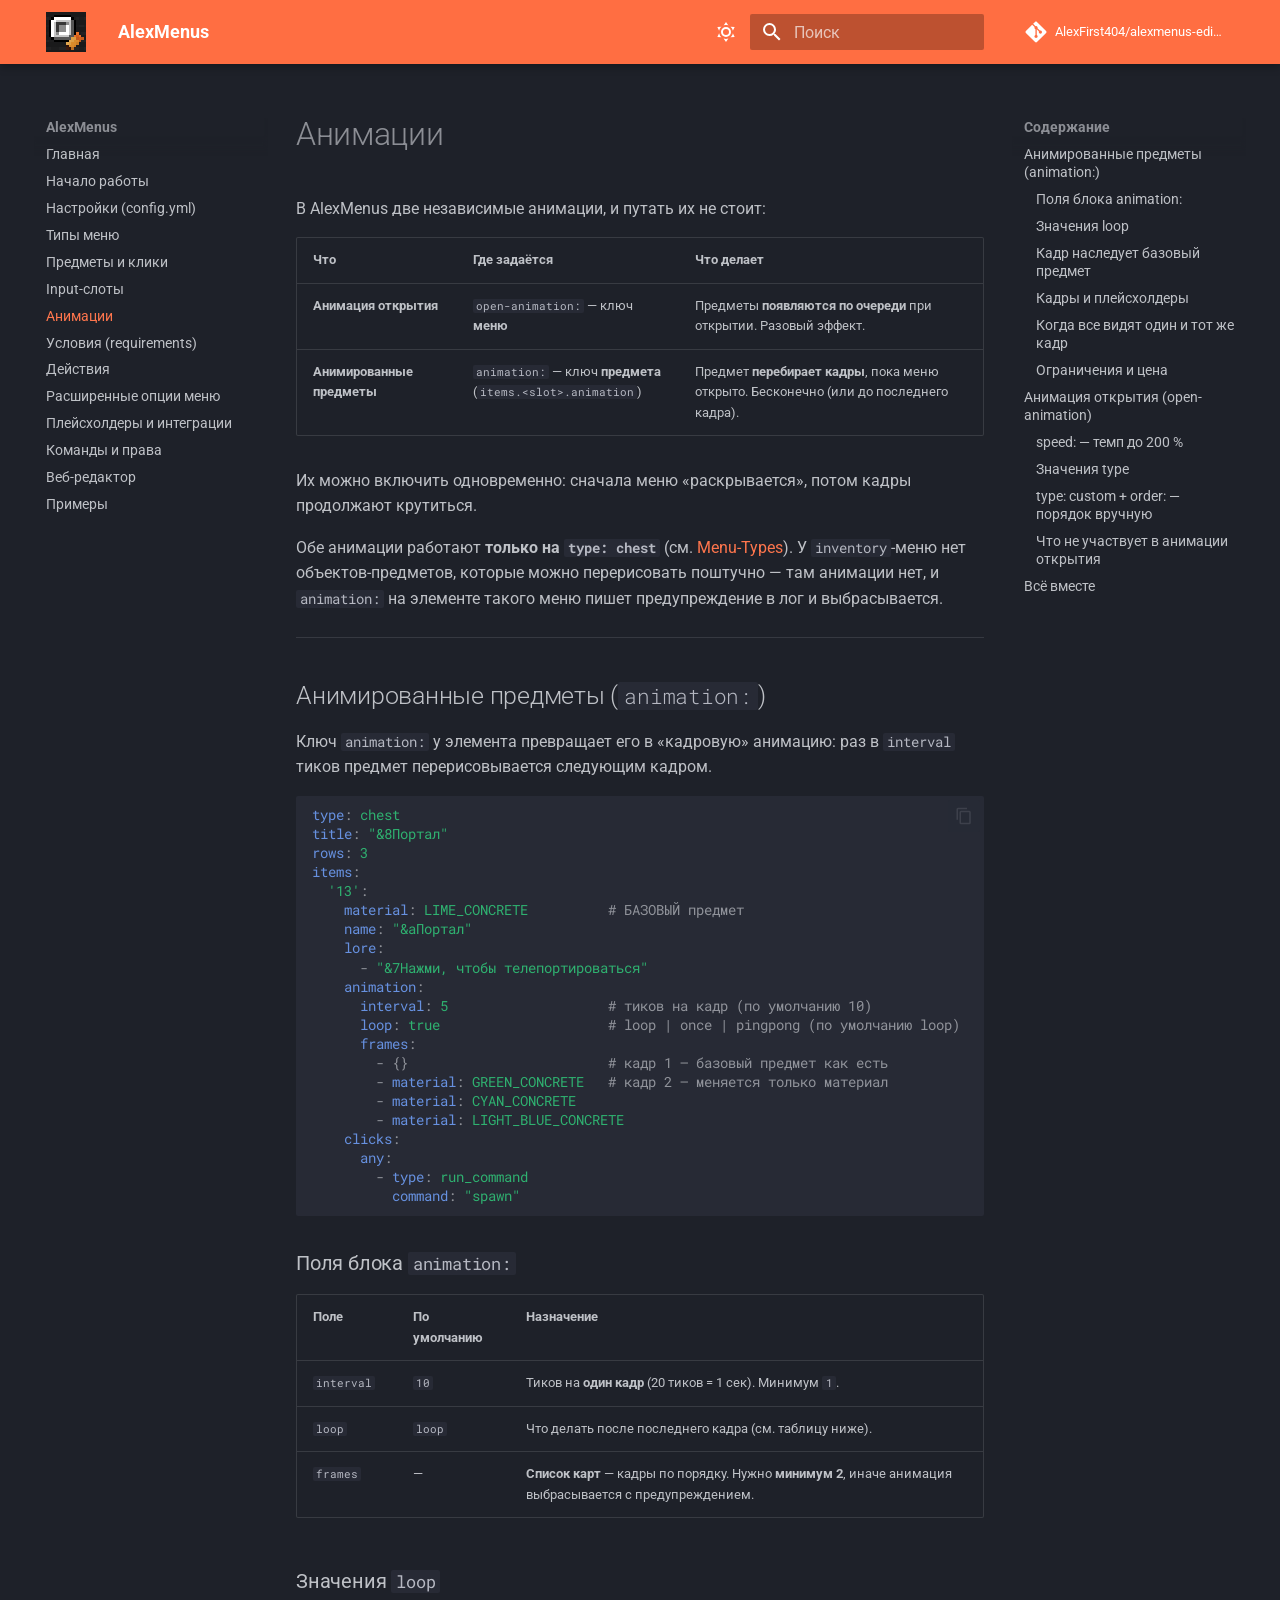
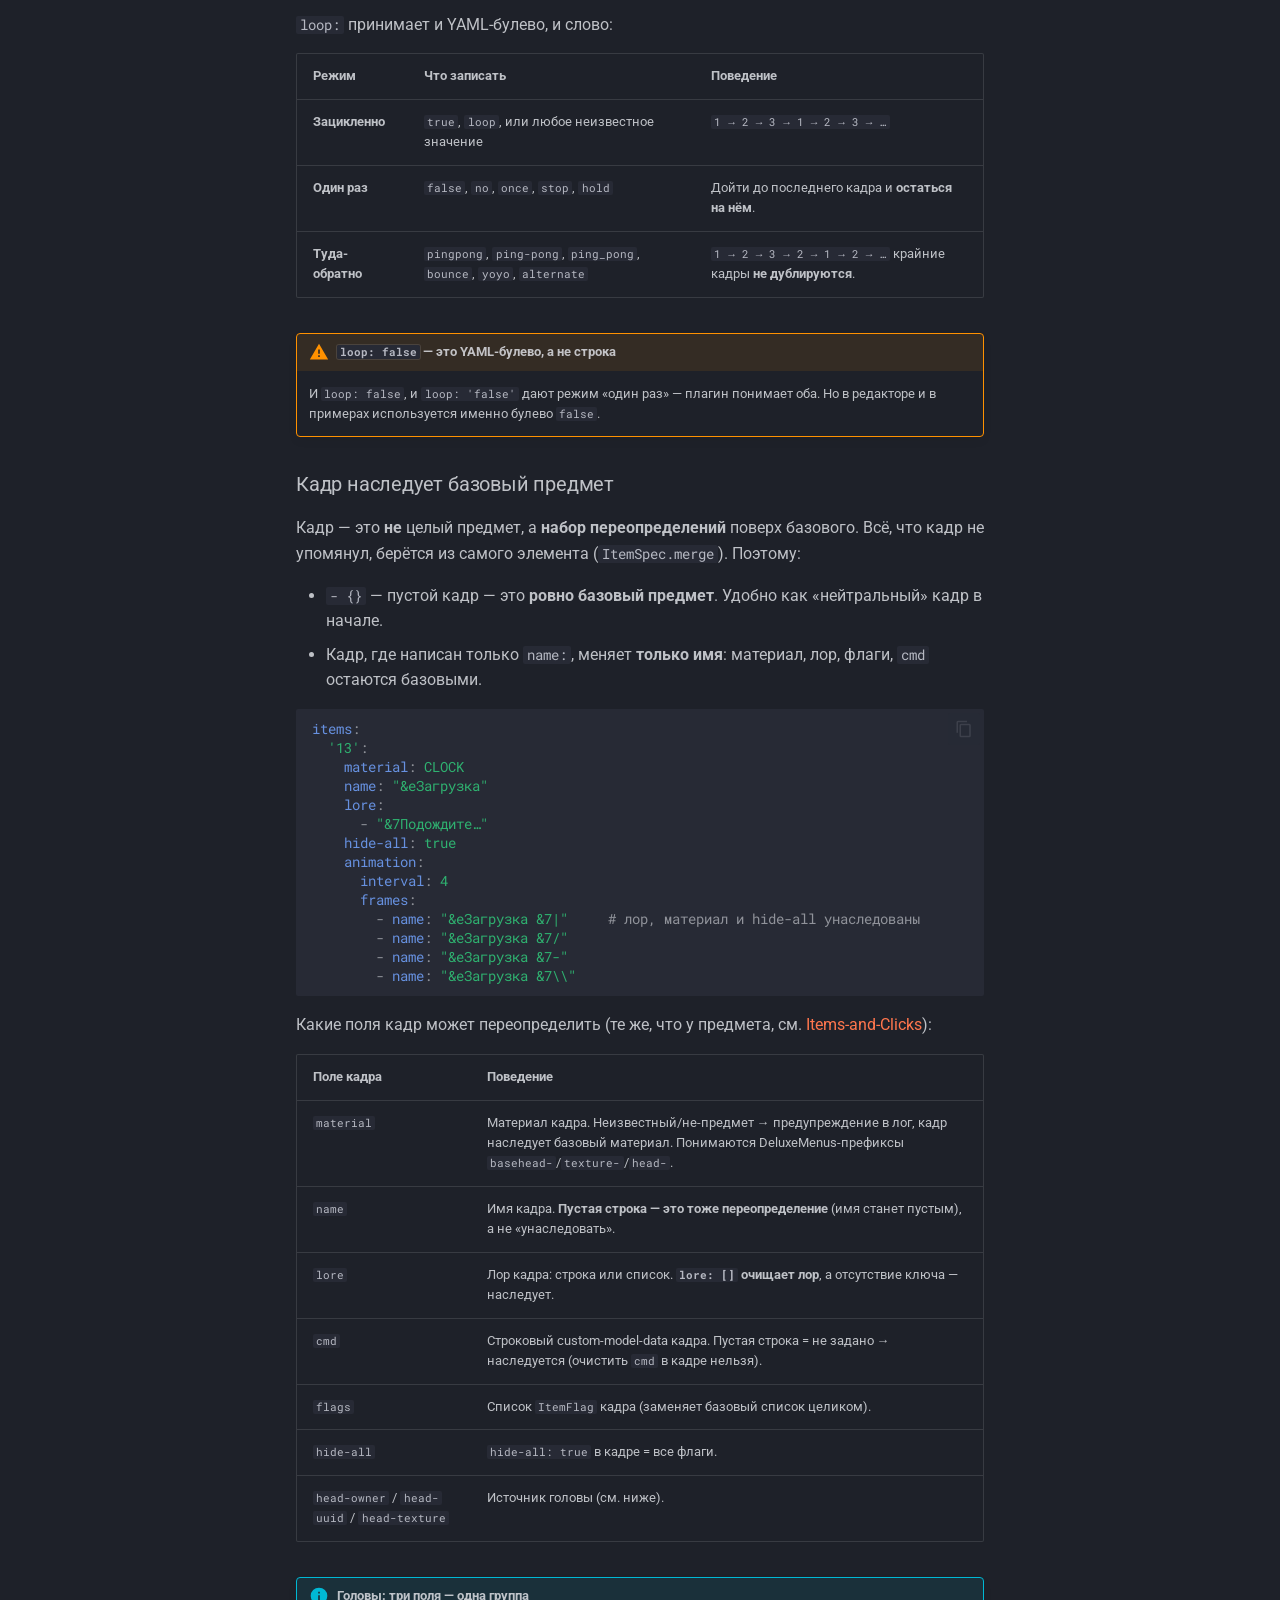
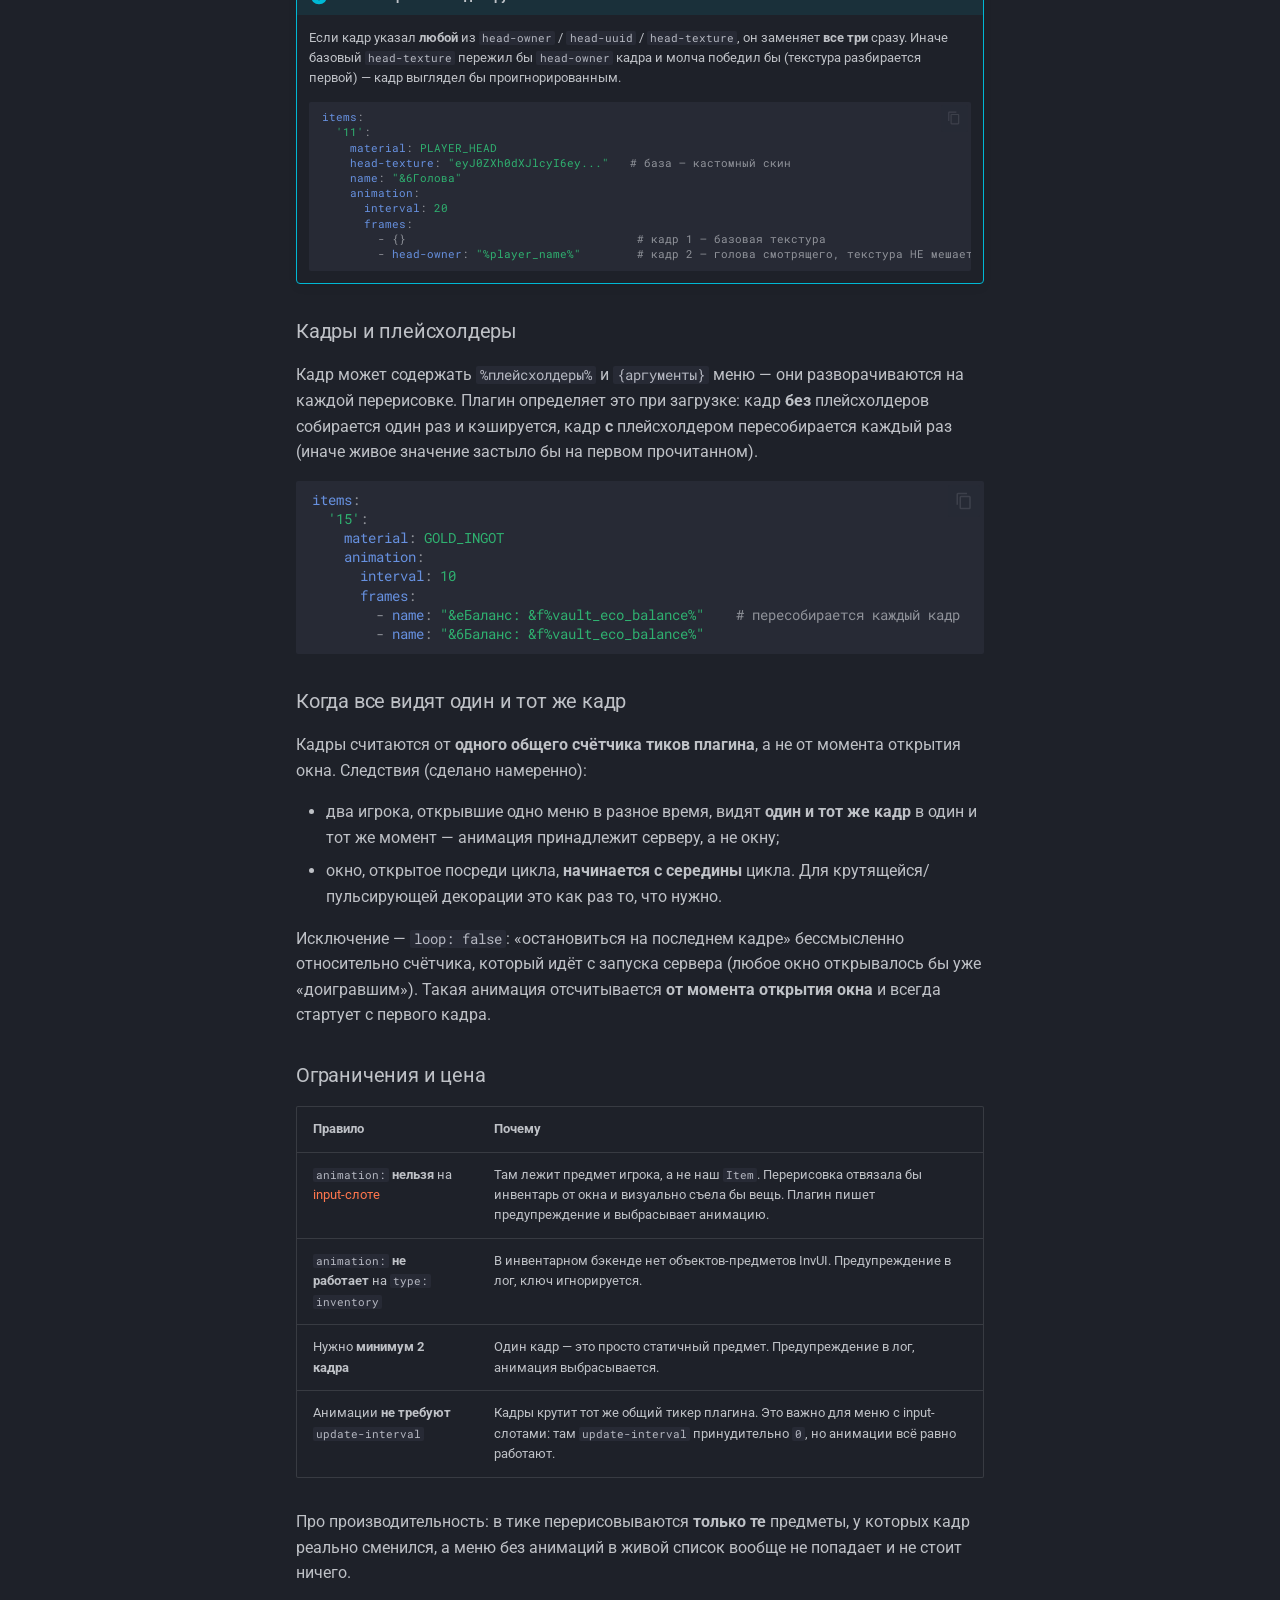
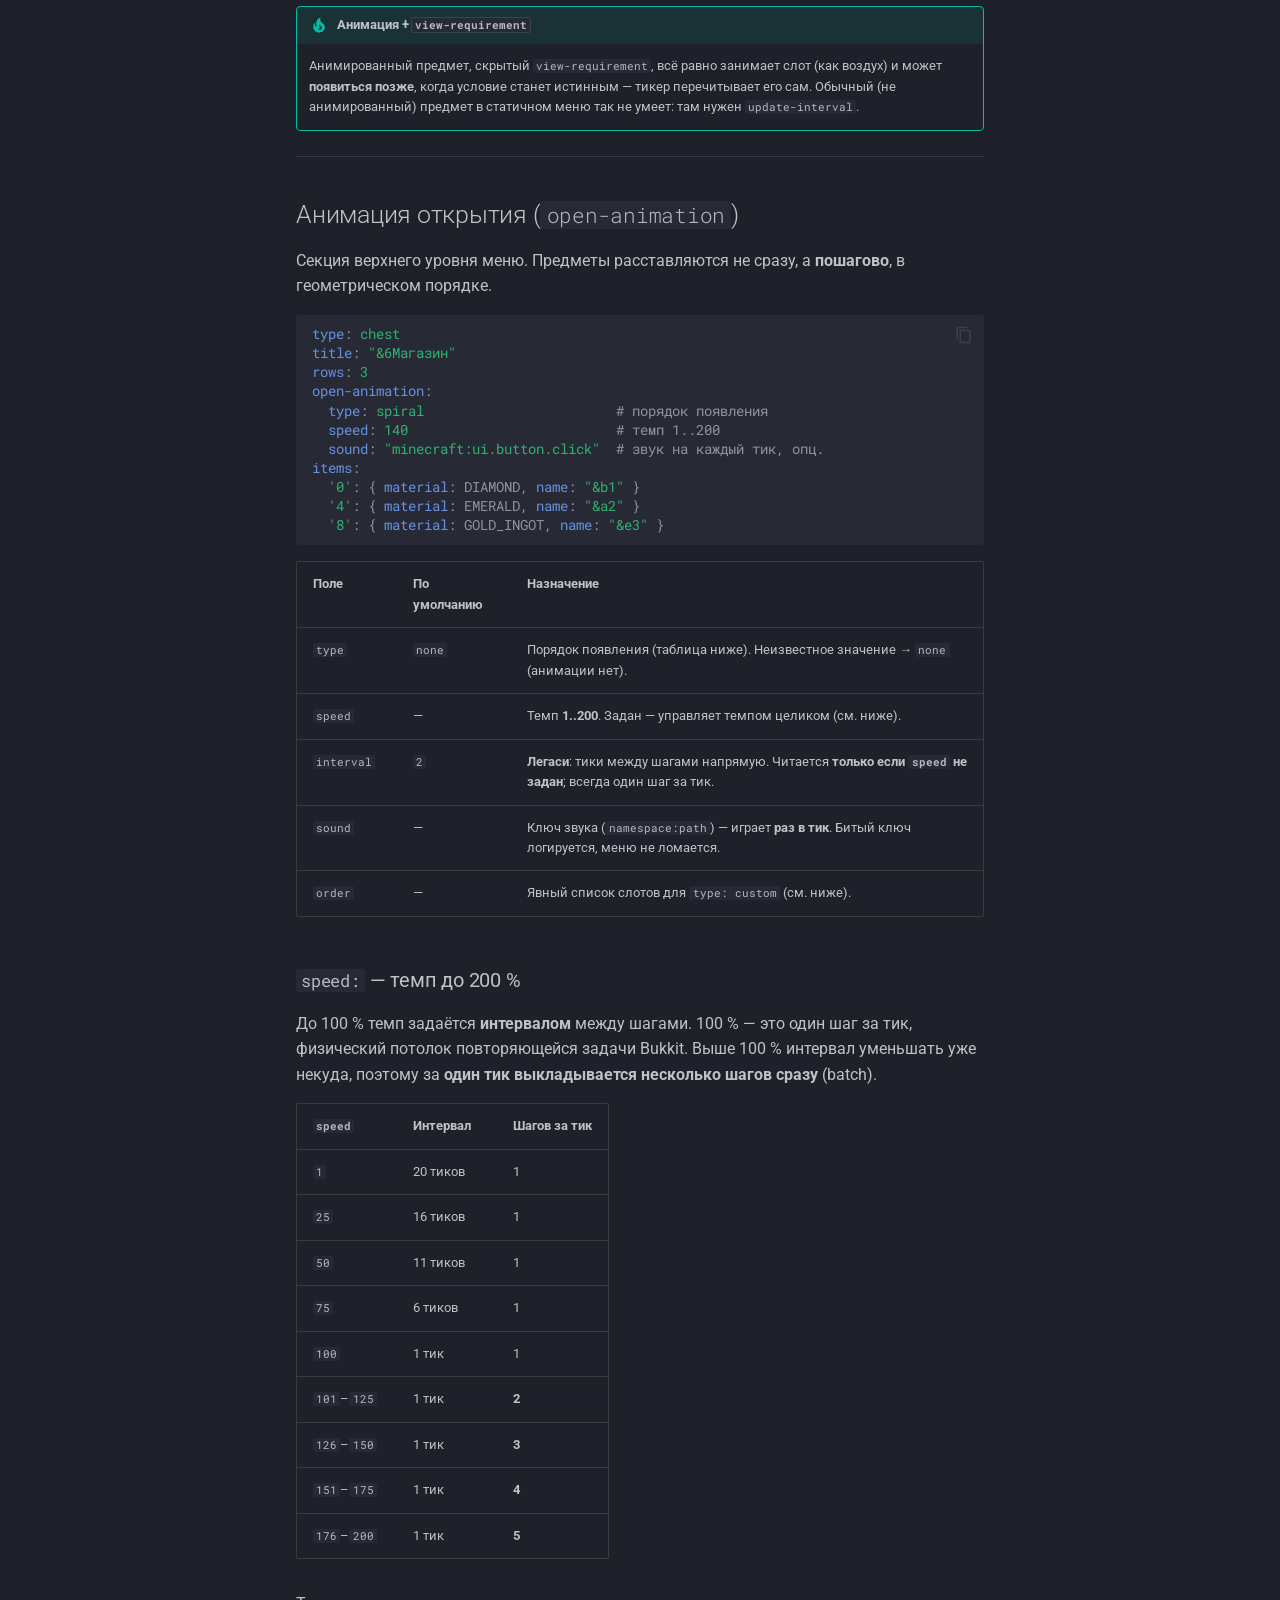
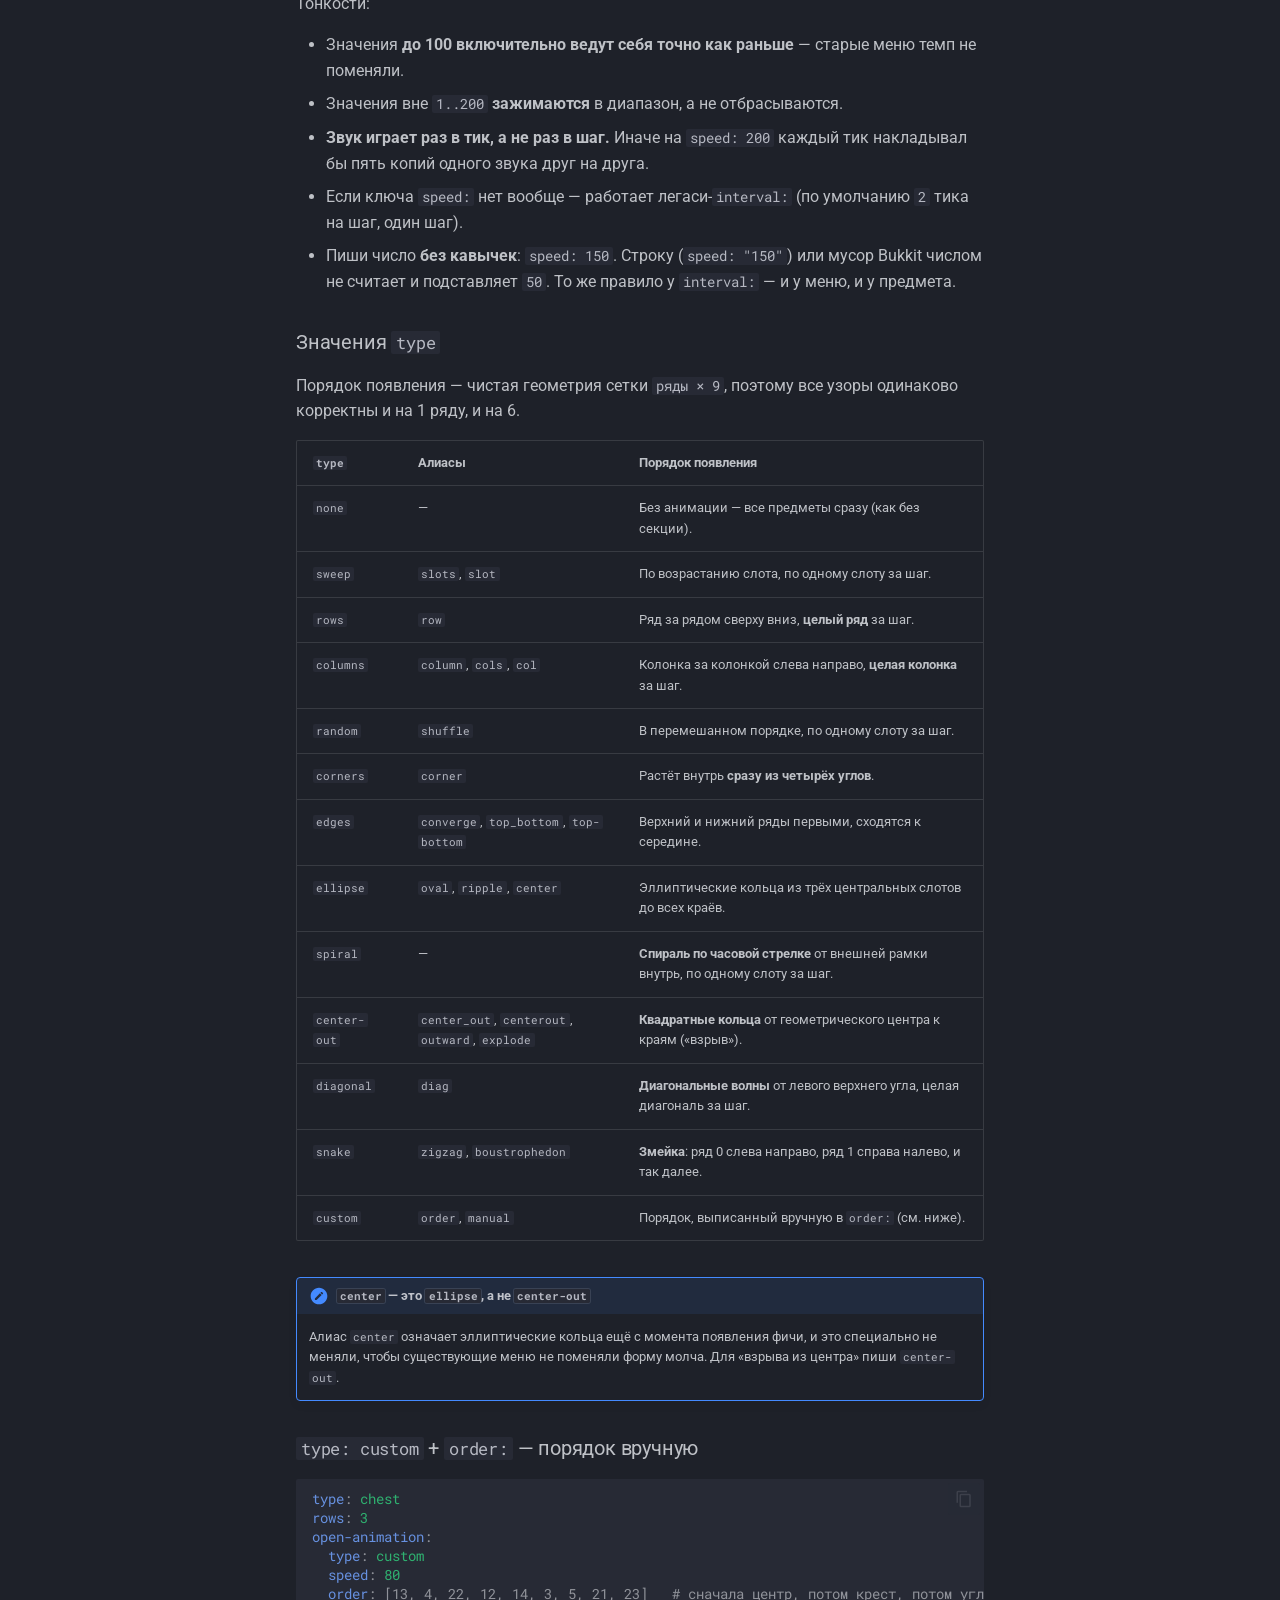
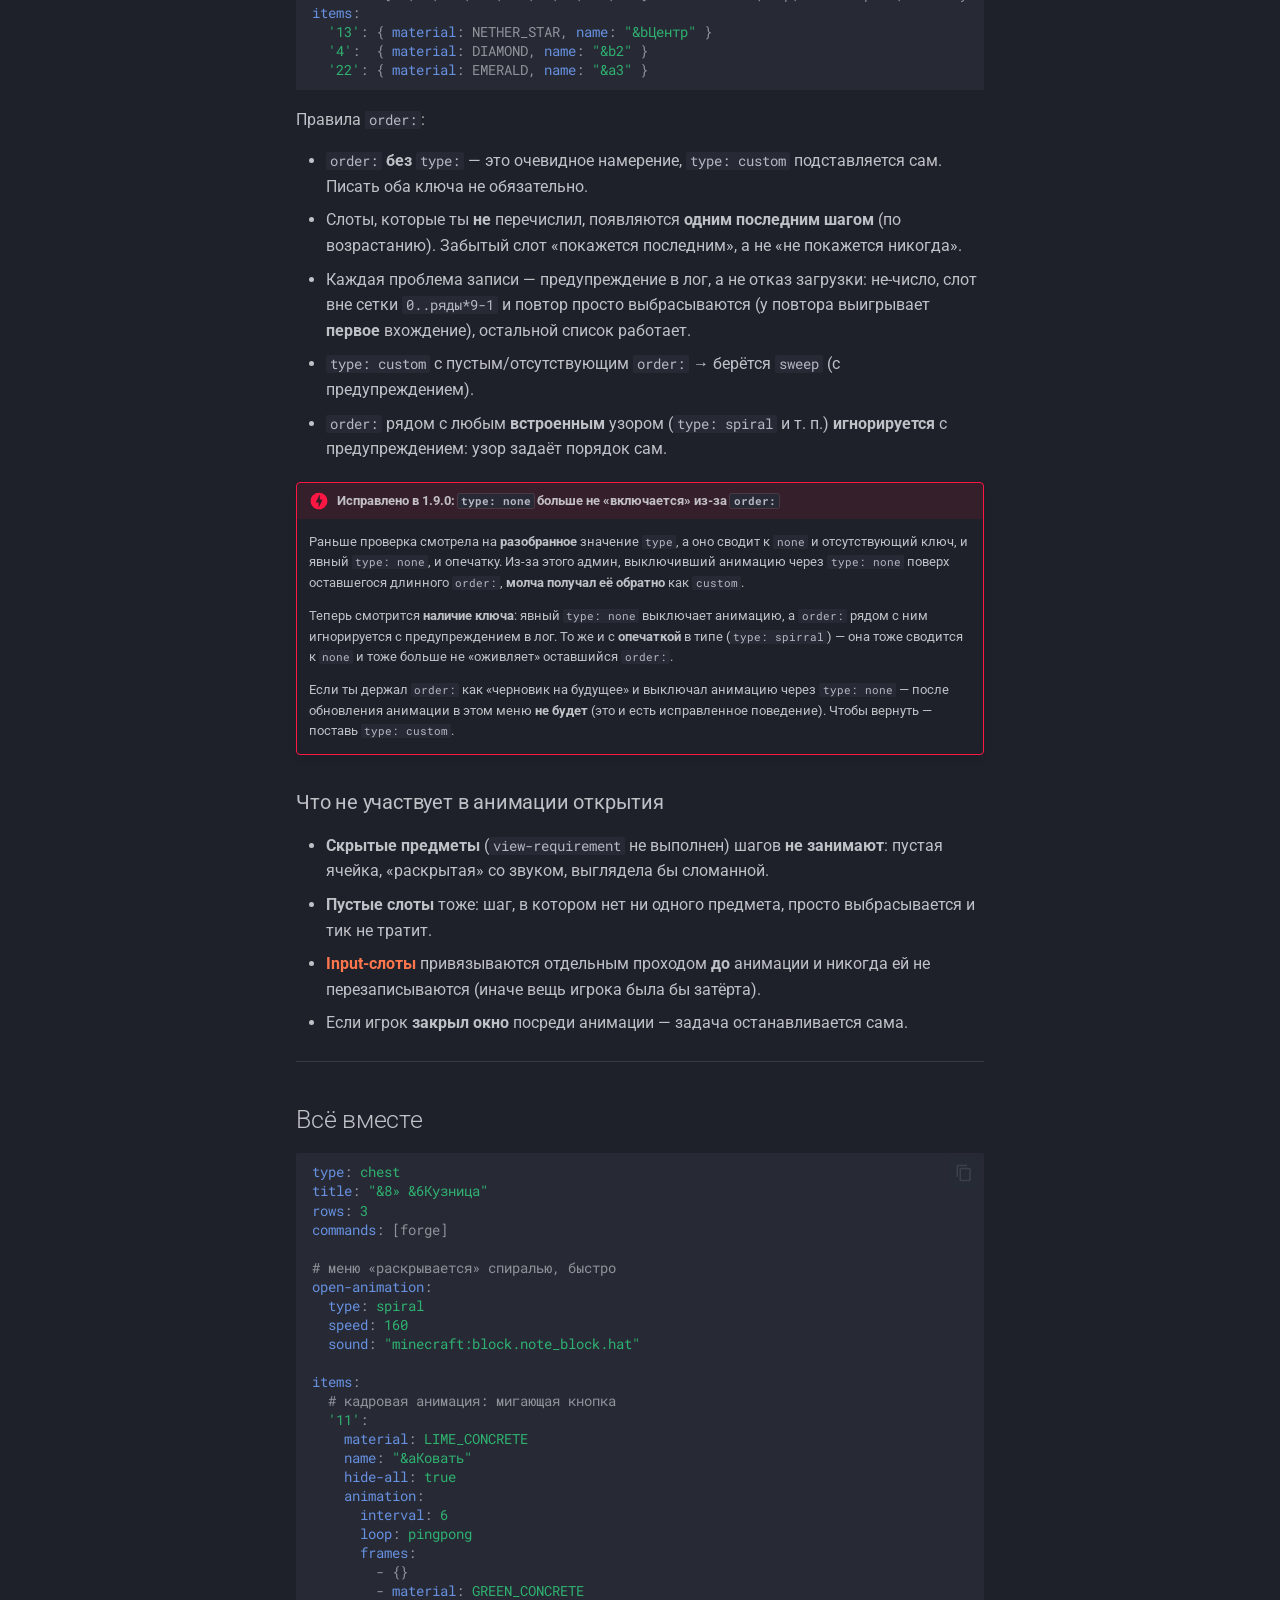
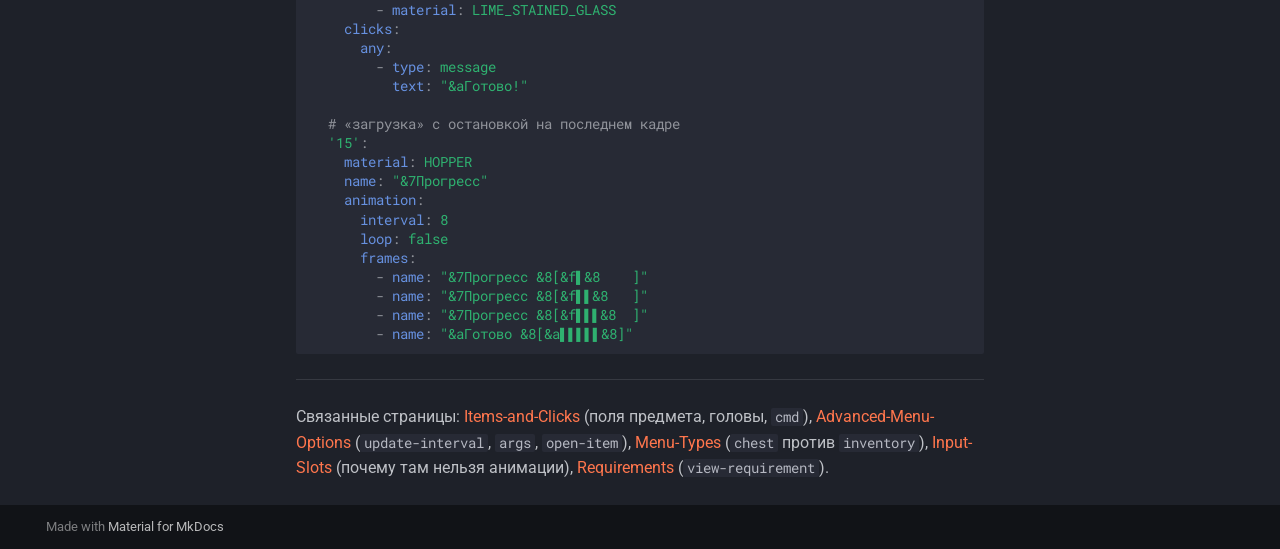
<file: Animations/index.html>
<!doctype html>
<html lang="ru" class="no-js">
  <head>
    
      <meta charset="utf-8">
      <meta name="viewport" content="width=device-width,initial-scale=1">
      
        <meta name="description" content="Документация плагина AlexMenus — движок меню для Paper 1.21.11">
      
      
      
        <link rel="canonical" href="https://alexfirst404.github.io/alexmenus-wiki/Animations/">
      
      
        <link rel="prev" href="../Input-Slots/">
      
      
        <link rel="next" href="../Requirements/">
      
      
        
      
      
      <link rel="icon" href="../assets/favicon.png">
      <meta name="generator" content="mkdocs-1.6.1, mkdocs-material-9.7.7">
    
    
      
        <title>Анимации - AlexMenus</title>
      
    
    
      <link rel="stylesheet" href="../assets/stylesheets/main.ec1eaa64.min.css">
      
        
        <link rel="stylesheet" href="../assets/stylesheets/palette.ab4e12ef.min.css">
      
      


    
    
      
    
    
      
        
        
        <link rel="preconnect" href="https://fonts.gstatic.com" crossorigin>
        <link rel="stylesheet" href="https://fonts.googleapis.com/css?family=Roboto:300,300i,400,400i,700,700i%7CRoboto+Mono:400,400i,700,700i&display=fallback">
        <style>:root{--md-text-font:"Roboto";--md-code-font:"Roboto Mono"}</style>
      
    
    
      <link rel="stylesheet" href="../assets/pixel.css">
    
    <script>__md_scope=new URL("..",location),__md_hash=e=>[...e].reduce(((e,_)=>(e<<5)-e+_.charCodeAt(0)),0),__md_get=(e,_=localStorage,t=__md_scope)=>JSON.parse(_.getItem(t.pathname+"."+e)),__md_set=(e,_,t=localStorage,a=__md_scope)=>{try{t.setItem(a.pathname+"."+e,JSON.stringify(_))}catch(e){}}</script>
    
      

    
    
  </head>
  
  
    
    
      
    
    
    
    
    <body dir="ltr" data-md-color-scheme="slate" data-md-color-primary="deep-orange" data-md-color-accent="orange">
  
    
    <input class="md-toggle" data-md-toggle="drawer" type="checkbox" id="__drawer" autocomplete="off">
    <input class="md-toggle" data-md-toggle="search" type="checkbox" id="__search" autocomplete="off">
    <label class="md-overlay" for="__drawer"></label>
    <div data-md-component="skip">
      
        
        <a href="#_1" class="md-skip">
          Перейти к содержанию
        </a>
      
    </div>
    <div data-md-component="announce">
      
    </div>
    
    
      

  

<header class="md-header md-header--shadow" data-md-component="header">
  <nav class="md-header__inner md-grid" aria-label="Верхний колонтитул">
    <a href=".." title="AlexMenus" class="md-header__button md-logo" aria-label="AlexMenus" data-md-component="logo">
      
  <img src="../assets/logo.svg" alt="logo">

    </a>
    <label class="md-header__button md-icon" for="__drawer">
      
      <svg xmlns="http://www.w3.org/2000/svg" viewBox="0 0 24 24"><path d="M3 6h18v2H3zm0 5h18v2H3zm0 5h18v2H3z"/></svg>
    </label>
    <div class="md-header__title" data-md-component="header-title">
      <div class="md-header__ellipsis">
        <div class="md-header__topic">
          <span class="md-ellipsis">
            AlexMenus
          </span>
        </div>
        <div class="md-header__topic" data-md-component="header-topic">
          <span class="md-ellipsis">
            
              Анимации
            
          </span>
        </div>
      </div>
    </div>
    
      
        <form class="md-header__option" data-md-component="palette">
  
    
    
    
    <input class="md-option" data-md-color-media="" data-md-color-scheme="slate" data-md-color-primary="deep-orange" data-md-color-accent="orange"  aria-label="Светлая тема"  type="radio" name="__palette" id="__palette_0">
    
      <label class="md-header__button md-icon" title="Светлая тема" for="__palette_1" hidden>
        <svg xmlns="http://www.w3.org/2000/svg" viewBox="0 0 24 24"><path d="M12 7a5 5 0 0 1 5 5 5 5 0 0 1-5 5 5 5 0 0 1-5-5 5 5 0 0 1 5-5m0 2a3 3 0 0 0-3 3 3 3 0 0 0 3 3 3 3 0 0 0 3-3 3 3 0 0 0-3-3m0-7 2.39 3.42C13.65 5.15 12.84 5 12 5s-1.65.15-2.39.42zM3.34 7l4.16-.35A7.2 7.2 0 0 0 5.94 8.5c-.44.74-.69 1.5-.83 2.29zm.02 10 1.76-3.77a7.131 7.131 0 0 0 2.38 4.14zM20.65 7l-1.77 3.79a7.02 7.02 0 0 0-2.38-4.15zm-.01 10-4.14.36c.59-.51 1.12-1.14 1.54-1.86.42-.73.69-1.5.83-2.29zM12 22l-2.41-3.44c.74.27 1.55.44 2.41.44.82 0 1.63-.17 2.37-.44z"/></svg>
      </label>
    
  
    
    
    
    <input class="md-option" data-md-color-media="" data-md-color-scheme="default" data-md-color-primary="deep-orange" data-md-color-accent="orange"  aria-label="Тёмная тема"  type="radio" name="__palette" id="__palette_1">
    
      <label class="md-header__button md-icon" title="Тёмная тема" for="__palette_0" hidden>
        <svg xmlns="http://www.w3.org/2000/svg" viewBox="0 0 24 24"><path d="m17.75 4.09-2.53 1.94.91 3.06-2.63-1.81-2.63 1.81.91-3.06-2.53-1.94L12.44 4l1.06-3 1.06 3zm3.5 6.91-1.64 1.25.59 1.98-1.7-1.17-1.7 1.17.59-1.98L15.75 11l2.06-.05L18.5 9l.69 1.95zm-2.28 4.95c.83-.08 1.72 1.1 1.19 1.85-.32.45-.66.87-1.08 1.27C15.17 23 8.84 23 4.94 19.07c-3.91-3.9-3.91-10.24 0-14.14.4-.4.82-.76 1.27-1.08.75-.53 1.93.36 1.85 1.19-.27 2.86.69 5.83 2.89 8.02a9.96 9.96 0 0 0 8.02 2.89m-1.64 2.02a12.08 12.08 0 0 1-7.8-3.47c-2.17-2.19-3.33-5-3.49-7.82-2.81 3.14-2.7 7.96.31 10.98 3.02 3.01 7.84 3.12 10.98.31"/></svg>
      </label>
    
  
</form>
      
    
    
      <script>var palette=__md_get("__palette");if(palette&&palette.color){if("(prefers-color-scheme)"===palette.color.media){var media=matchMedia("(prefers-color-scheme: light)"),input=document.querySelector(media.matches?"[data-md-color-media='(prefers-color-scheme: light)']":"[data-md-color-media='(prefers-color-scheme: dark)']");palette.color.media=input.getAttribute("data-md-color-media"),palette.color.scheme=input.getAttribute("data-md-color-scheme"),palette.color.primary=input.getAttribute("data-md-color-primary"),palette.color.accent=input.getAttribute("data-md-color-accent")}for(var[key,value]of Object.entries(palette.color))document.body.setAttribute("data-md-color-"+key,value)}</script>
    
    
    
      
      
        <label class="md-header__button md-icon" for="__search">
          
          <svg xmlns="http://www.w3.org/2000/svg" viewBox="0 0 24 24"><path d="M9.5 3A6.5 6.5 0 0 1 16 9.5c0 1.61-.59 3.09-1.56 4.23l.27.27h.79l5 5-1.5 1.5-5-5v-.79l-.27-.27A6.52 6.52 0 0 1 9.5 16 6.5 6.5 0 0 1 3 9.5 6.5 6.5 0 0 1 9.5 3m0 2C7 5 5 7 5 9.5S7 14 9.5 14 14 12 14 9.5 12 5 9.5 5"/></svg>
        </label>
        <div class="md-search" data-md-component="search" role="dialog">
  <label class="md-search__overlay" for="__search"></label>
  <div class="md-search__inner" role="search">
    <form class="md-search__form" name="search">
      <input type="text" class="md-search__input" name="query" aria-label="Поиск" placeholder="Поиск" autocapitalize="off" autocorrect="off" autocomplete="off" spellcheck="false" data-md-component="search-query" required>
      <label class="md-search__icon md-icon" for="__search">
        
        <svg xmlns="http://www.w3.org/2000/svg" viewBox="0 0 24 24"><path d="M9.5 3A6.5 6.5 0 0 1 16 9.5c0 1.61-.59 3.09-1.56 4.23l.27.27h.79l5 5-1.5 1.5-5-5v-.79l-.27-.27A6.52 6.52 0 0 1 9.5 16 6.5 6.5 0 0 1 3 9.5 6.5 6.5 0 0 1 9.5 3m0 2C7 5 5 7 5 9.5S7 14 9.5 14 14 12 14 9.5 12 5 9.5 5"/></svg>
        
        <svg xmlns="http://www.w3.org/2000/svg" viewBox="0 0 24 24"><path d="M20 11v2H8l5.5 5.5-1.42 1.42L4.16 12l7.92-7.92L13.5 5.5 8 11z"/></svg>
      </label>
      <nav class="md-search__options" aria-label="Поиск">
        
        <button type="reset" class="md-search__icon md-icon" title="Очистить" aria-label="Очистить" tabindex="-1">
          
          <svg xmlns="http://www.w3.org/2000/svg" viewBox="0 0 24 24"><path d="M19 6.41 17.59 5 12 10.59 6.41 5 5 6.41 10.59 12 5 17.59 6.41 19 12 13.41 17.59 19 19 17.59 13.41 12z"/></svg>
        </button>
      </nav>
      
        <div class="md-search__suggest" data-md-component="search-suggest"></div>
      
    </form>
    <div class="md-search__output">
      <div class="md-search__scrollwrap" tabindex="0" data-md-scrollfix>
        <div class="md-search-result" data-md-component="search-result">
          <div class="md-search-result__meta">
            Инициализация поиска
          </div>
          <ol class="md-search-result__list" role="presentation"></ol>
        </div>
      </div>
    </div>
  </div>
</div>
      
    
    
      <div class="md-header__source">
        <a href="https://github.com/AlexFirst404/alexmenus-editor" title="Перейти к репозиторию" class="md-source" data-md-component="source">
  <div class="md-source__icon md-icon">
    
    <svg xmlns="http://www.w3.org/2000/svg" viewBox="0 0 448 512"><!--! Font Awesome Free 7.1.0 by @fontawesome - https://fontawesome.com License - https://fontawesome.com/license/free (Icons: CC BY 4.0, Fonts: SIL OFL 1.1, Code: MIT License) Copyright 2025 Fonticons, Inc.--><path d="M439.6 236.1 244 40.5c-5.4-5.5-12.8-8.5-20.4-8.5s-15 3-20.4 8.4L162.5 81l51.5 51.5c27.1-9.1 52.7 16.8 43.4 43.7l49.7 49.7c34.2-11.8 61.2 31 35.5 56.7-26.5 26.5-70.2-2.9-56-37.3L240.3 199v121.9c25.3 12.5 22.3 41.8 9.1 55-6.4 6.4-15.2 10.1-24.3 10.1s-17.8-3.6-24.3-10.1c-17.6-17.6-11.1-46.9 11.2-56v-123c-20.8-8.5-24.6-30.7-18.6-45L142.6 101 8.5 235.1C3 240.6 0 247.9 0 255.5s3 15 8.5 20.4l195.6 195.7c5.4 5.4 12.7 8.4 20.4 8.4s15-3 20.4-8.4l194.7-194.7c5.4-5.4 8.4-12.8 8.4-20.4s-3-15-8.4-20.4"/></svg>
  </div>
  <div class="md-source__repository">
    AlexFirst404/alexmenus-editor
  </div>
</a>
      </div>
    
  </nav>
  
</header>
    
    <div class="md-container" data-md-component="container">
      
      
        
          
        
      
      <main class="md-main" data-md-component="main">
        <div class="md-main__inner md-grid">
          
            
              
              <div class="md-sidebar md-sidebar--primary" data-md-component="sidebar" data-md-type="navigation" >
                <div class="md-sidebar__scrollwrap">
                  <div class="md-sidebar__inner">
                    



<nav class="md-nav md-nav--primary" aria-label="Навигация" data-md-level="0">
  <label class="md-nav__title" for="__drawer">
    <a href=".." title="AlexMenus" class="md-nav__button md-logo" aria-label="AlexMenus" data-md-component="logo">
      
  <img src="../assets/logo.svg" alt="logo">

    </a>
    AlexMenus
  </label>
  
    <div class="md-nav__source">
      <a href="https://github.com/AlexFirst404/alexmenus-editor" title="Перейти к репозиторию" class="md-source" data-md-component="source">
  <div class="md-source__icon md-icon">
    
    <svg xmlns="http://www.w3.org/2000/svg" viewBox="0 0 448 512"><!--! Font Awesome Free 7.1.0 by @fontawesome - https://fontawesome.com License - https://fontawesome.com/license/free (Icons: CC BY 4.0, Fonts: SIL OFL 1.1, Code: MIT License) Copyright 2025 Fonticons, Inc.--><path d="M439.6 236.1 244 40.5c-5.4-5.5-12.8-8.5-20.4-8.5s-15 3-20.4 8.4L162.5 81l51.5 51.5c27.1-9.1 52.7 16.8 43.4 43.7l49.7 49.7c34.2-11.8 61.2 31 35.5 56.7-26.5 26.5-70.2-2.9-56-37.3L240.3 199v121.9c25.3 12.5 22.3 41.8 9.1 55-6.4 6.4-15.2 10.1-24.3 10.1s-17.8-3.6-24.3-10.1c-17.6-17.6-11.1-46.9 11.2-56v-123c-20.8-8.5-24.6-30.7-18.6-45L142.6 101 8.5 235.1C3 240.6 0 247.9 0 255.5s3 15 8.5 20.4l195.6 195.7c5.4 5.4 12.7 8.4 20.4 8.4s15-3 20.4-8.4l194.7-194.7c5.4-5.4 8.4-12.8 8.4-20.4s-3-15-8.4-20.4"/></svg>
  </div>
  <div class="md-source__repository">
    AlexFirst404/alexmenus-editor
  </div>
</a>
    </div>
  
  <ul class="md-nav__list" data-md-scrollfix>
    
      
      
  
  
  
  
    <li class="md-nav__item">
      <a href=".." class="md-nav__link">
        
  
  
  <span class="md-ellipsis">
    
  
    Главная
  

    
  </span>
  
  

      </a>
    </li>
  

    
      
      
  
  
  
  
    <li class="md-nav__item">
      <a href="../Getting-Started/" class="md-nav__link">
        
  
  
  <span class="md-ellipsis">
    
  
    Начало работы
  

    
  </span>
  
  

      </a>
    </li>
  

    
      
      
  
  
  
  
    <li class="md-nav__item">
      <a href="../Configuration/" class="md-nav__link">
        
  
  
  <span class="md-ellipsis">
    
  
    Настройки (config.yml)
  

    
  </span>
  
  

      </a>
    </li>
  

    
      
      
  
  
  
  
    <li class="md-nav__item">
      <a href="../Menu-Types/" class="md-nav__link">
        
  
  
  <span class="md-ellipsis">
    
  
    Типы меню
  

    
  </span>
  
  

      </a>
    </li>
  

    
      
      
  
  
  
  
    <li class="md-nav__item">
      <a href="../Items-and-Clicks/" class="md-nav__link">
        
  
  
  <span class="md-ellipsis">
    
  
    Предметы и клики
  

    
  </span>
  
  

      </a>
    </li>
  

    
      
      
  
  
  
  
    <li class="md-nav__item">
      <a href="../Input-Slots/" class="md-nav__link">
        
  
  
  <span class="md-ellipsis">
    
  
    Input-слоты
  

    
  </span>
  
  

      </a>
    </li>
  

    
      
      
  
  
    
  
  
  
    <li class="md-nav__item md-nav__item--active">
      
      <input class="md-nav__toggle md-toggle" type="checkbox" id="__toc">
      
      
        
      
      
        <label class="md-nav__link md-nav__link--active" for="__toc">
          
  
  
  <span class="md-ellipsis">
    
  
    Анимации
  

    
  </span>
  
  

          <span class="md-nav__icon md-icon"></span>
        </label>
      
      <a href="./" class="md-nav__link md-nav__link--active">
        
  
  
  <span class="md-ellipsis">
    
  
    Анимации
  

    
  </span>
  
  

      </a>
      
        

<nav class="md-nav md-nav--secondary" aria-label="Содержание">
  
  
  
    
  
  
    <label class="md-nav__title" for="__toc">
      <span class="md-nav__icon md-icon"></span>
      Содержание
    </label>
    <ul class="md-nav__list" data-md-component="toc" data-md-scrollfix>
      
        <li class="md-nav__item">
  <a href="#animation" class="md-nav__link">
    <span class="md-ellipsis">
      
        Анимированные предметы (animation:)
      
    </span>
  </a>
  
    <nav class="md-nav" aria-label="Анимированные предметы (animation:)">
      <ul class="md-nav__list">
        
          <li class="md-nav__item">
  <a href="#animation_1" class="md-nav__link">
    <span class="md-ellipsis">
      
        Поля блока animation:
      
    </span>
  </a>
  
</li>
        
          <li class="md-nav__item">
  <a href="#loop" class="md-nav__link">
    <span class="md-ellipsis">
      
        Значения loop
      
    </span>
  </a>
  
</li>
        
          <li class="md-nav__item">
  <a href="#_2" class="md-nav__link">
    <span class="md-ellipsis">
      
        Кадр наследует базовый предмет
      
    </span>
  </a>
  
</li>
        
          <li class="md-nav__item">
  <a href="#_3" class="md-nav__link">
    <span class="md-ellipsis">
      
        Кадры и плейсхолдеры
      
    </span>
  </a>
  
</li>
        
          <li class="md-nav__item">
  <a href="#_4" class="md-nav__link">
    <span class="md-ellipsis">
      
        Когда все видят один и тот же кадр
      
    </span>
  </a>
  
</li>
        
          <li class="md-nav__item">
  <a href="#_5" class="md-nav__link">
    <span class="md-ellipsis">
      
        Ограничения и цена
      
    </span>
  </a>
  
</li>
        
      </ul>
    </nav>
  
</li>
      
        <li class="md-nav__item">
  <a href="#open-animation" class="md-nav__link">
    <span class="md-ellipsis">
      
        Анимация открытия (open-animation)
      
    </span>
  </a>
  
    <nav class="md-nav" aria-label="Анимация открытия (open-animation)">
      <ul class="md-nav__list">
        
          <li class="md-nav__item">
  <a href="#speed-200" class="md-nav__link">
    <span class="md-ellipsis">
      
        speed: — темп до 200 %
      
    </span>
  </a>
  
</li>
        
          <li class="md-nav__item">
  <a href="#type" class="md-nav__link">
    <span class="md-ellipsis">
      
        Значения type
      
    </span>
  </a>
  
</li>
        
          <li class="md-nav__item">
  <a href="#type-custom-order" class="md-nav__link">
    <span class="md-ellipsis">
      
        type: custom + order: — порядок вручную
      
    </span>
  </a>
  
</li>
        
          <li class="md-nav__item">
  <a href="#_6" class="md-nav__link">
    <span class="md-ellipsis">
      
        Что не участвует в анимации открытия
      
    </span>
  </a>
  
</li>
        
      </ul>
    </nav>
  
</li>
      
        <li class="md-nav__item">
  <a href="#_7" class="md-nav__link">
    <span class="md-ellipsis">
      
        Всё вместе
      
    </span>
  </a>
  
</li>
      
    </ul>
  
</nav>
      
    </li>
  

    
      
      
  
  
  
  
    <li class="md-nav__item">
      <a href="../Requirements/" class="md-nav__link">
        
  
  
  <span class="md-ellipsis">
    
  
    Условия (requirements)
  

    
  </span>
  
  

      </a>
    </li>
  

    
      
      
  
  
  
  
    <li class="md-nav__item">
      <a href="../Actions/" class="md-nav__link">
        
  
  
  <span class="md-ellipsis">
    
  
    Действия
  

    
  </span>
  
  

      </a>
    </li>
  

    
      
      
  
  
  
  
    <li class="md-nav__item">
      <a href="../Advanced-Menu-Options/" class="md-nav__link">
        
  
  
  <span class="md-ellipsis">
    
  
    Расширенные опции меню
  

    
  </span>
  
  

      </a>
    </li>
  

    
      
      
  
  
  
  
    <li class="md-nav__item">
      <a href="../Placeholders-and-Integrations/" class="md-nav__link">
        
  
  
  <span class="md-ellipsis">
    
  
    Плейсхолдеры и интеграции
  

    
  </span>
  
  

      </a>
    </li>
  

    
      
      
  
  
  
  
    <li class="md-nav__item">
      <a href="../Commands-and-Permissions/" class="md-nav__link">
        
  
  
  <span class="md-ellipsis">
    
  
    Команды и права
  

    
  </span>
  
  

      </a>
    </li>
  

    
      
      
  
  
  
  
    <li class="md-nav__item">
      <a href="../Web-Editor/" class="md-nav__link">
        
  
  
  <span class="md-ellipsis">
    
  
    Веб-редактор
  

    
  </span>
  
  

      </a>
    </li>
  

    
      
      
  
  
  
  
    <li class="md-nav__item">
      <a href="../Examples/" class="md-nav__link">
        
  
  
  <span class="md-ellipsis">
    
  
    Примеры
  

    
  </span>
  
  

      </a>
    </li>
  

    
  </ul>
</nav>
                  </div>
                </div>
              </div>
            
            
              
              <div class="md-sidebar md-sidebar--secondary" data-md-component="sidebar" data-md-type="toc" >
                <div class="md-sidebar__scrollwrap">
                  <div class="md-sidebar__inner">
                    

<nav class="md-nav md-nav--secondary" aria-label="Содержание">
  
  
  
    
  
  
    <label class="md-nav__title" for="__toc">
      <span class="md-nav__icon md-icon"></span>
      Содержание
    </label>
    <ul class="md-nav__list" data-md-component="toc" data-md-scrollfix>
      
        <li class="md-nav__item">
  <a href="#animation" class="md-nav__link">
    <span class="md-ellipsis">
      
        Анимированные предметы (animation:)
      
    </span>
  </a>
  
    <nav class="md-nav" aria-label="Анимированные предметы (animation:)">
      <ul class="md-nav__list">
        
          <li class="md-nav__item">
  <a href="#animation_1" class="md-nav__link">
    <span class="md-ellipsis">
      
        Поля блока animation:
      
    </span>
  </a>
  
</li>
        
          <li class="md-nav__item">
  <a href="#loop" class="md-nav__link">
    <span class="md-ellipsis">
      
        Значения loop
      
    </span>
  </a>
  
</li>
        
          <li class="md-nav__item">
  <a href="#_2" class="md-nav__link">
    <span class="md-ellipsis">
      
        Кадр наследует базовый предмет
      
    </span>
  </a>
  
</li>
        
          <li class="md-nav__item">
  <a href="#_3" class="md-nav__link">
    <span class="md-ellipsis">
      
        Кадры и плейсхолдеры
      
    </span>
  </a>
  
</li>
        
          <li class="md-nav__item">
  <a href="#_4" class="md-nav__link">
    <span class="md-ellipsis">
      
        Когда все видят один и тот же кадр
      
    </span>
  </a>
  
</li>
        
          <li class="md-nav__item">
  <a href="#_5" class="md-nav__link">
    <span class="md-ellipsis">
      
        Ограничения и цена
      
    </span>
  </a>
  
</li>
        
      </ul>
    </nav>
  
</li>
      
        <li class="md-nav__item">
  <a href="#open-animation" class="md-nav__link">
    <span class="md-ellipsis">
      
        Анимация открытия (open-animation)
      
    </span>
  </a>
  
    <nav class="md-nav" aria-label="Анимация открытия (open-animation)">
      <ul class="md-nav__list">
        
          <li class="md-nav__item">
  <a href="#speed-200" class="md-nav__link">
    <span class="md-ellipsis">
      
        speed: — темп до 200 %
      
    </span>
  </a>
  
</li>
        
          <li class="md-nav__item">
  <a href="#type" class="md-nav__link">
    <span class="md-ellipsis">
      
        Значения type
      
    </span>
  </a>
  
</li>
        
          <li class="md-nav__item">
  <a href="#type-custom-order" class="md-nav__link">
    <span class="md-ellipsis">
      
        type: custom + order: — порядок вручную
      
    </span>
  </a>
  
</li>
        
          <li class="md-nav__item">
  <a href="#_6" class="md-nav__link">
    <span class="md-ellipsis">
      
        Что не участвует в анимации открытия
      
    </span>
  </a>
  
</li>
        
      </ul>
    </nav>
  
</li>
      
        <li class="md-nav__item">
  <a href="#_7" class="md-nav__link">
    <span class="md-ellipsis">
      
        Всё вместе
      
    </span>
  </a>
  
</li>
      
    </ul>
  
</nav>
                  </div>
                </div>
              </div>
            
          
          
            <div class="md-content" data-md-component="content">
              
              <article class="md-content__inner md-typeset">
                
                  


  
  


<h1 id="_1">Анимации<a class="headerlink" href="#_1" title="Permanent link">&para;</a></h1>
<p>В AlexMenus две независимые анимации, и путать их не стоит:</p>
<table>
<thead>
<tr>
<th>Что</th>
<th>Где задаётся</th>
<th>Что делает</th>
</tr>
</thead>
<tbody>
<tr>
<td><strong>Анимация открытия</strong></td>
<td><code>open-animation:</code> — ключ <strong>меню</strong></td>
<td>Предметы <strong>появляются по очереди</strong> при открытии. Разовый эффект.</td>
</tr>
<tr>
<td><strong>Анимированные предметы</strong></td>
<td><code>animation:</code> — ключ <strong>предмета</strong> (<code>items.&lt;slot&gt;.animation</code>)</td>
<td>Предмет <strong>перебирает кадры</strong>, пока меню открыто. Бесконечно (или до последнего кадра).</td>
</tr>
</tbody>
</table>
<p>Их можно включить одновременно: сначала меню «раскрывается», потом кадры продолжают крутиться.</p>
<p>Обе анимации работают <strong>только на <code>type: chest</code></strong> (см. <a href="../Menu-Types/">Menu-Types</a>). У <code>inventory</code>-меню нет
объектов-предметов, которые можно перерисовать поштучно — там анимации нет, и <code>animation:</code> на элементе такого
меню пишет предупреждение в лог и выбрасывается.</p>
<hr />
<h2 id="animation">Анимированные предметы (<code>animation:</code>)<a class="headerlink" href="#animation" title="Permanent link">&para;</a></h2>
<p>Ключ <code>animation:</code> у элемента превращает его в «кадровую» анимацию: раз в <code>interval</code> тиков предмет
перерисовывается следующим кадром.</p>
<div class="highlight"><pre><span></span><code><span class="nt">type</span><span class="p">:</span><span class="w"> </span><span class="l l-Scalar l-Scalar-Plain">chest</span>
<span class="nt">title</span><span class="p">:</span><span class="w"> </span><span class="s">&quot;&amp;8Портал&quot;</span>
<span class="nt">rows</span><span class="p">:</span><span class="w"> </span><span class="l l-Scalar l-Scalar-Plain">3</span>
<span class="nt">items</span><span class="p">:</span>
<span class="w">  </span><span class="s">&#39;13&#39;</span><span class="p p-Indicator">:</span>
<span class="w">    </span><span class="nt">material</span><span class="p">:</span><span class="w"> </span><span class="l l-Scalar l-Scalar-Plain">LIME_CONCRETE</span><span class="w">          </span><span class="c1"># БАЗОВЫЙ предмет</span>
<span class="w">    </span><span class="nt">name</span><span class="p">:</span><span class="w"> </span><span class="s">&quot;&amp;aПортал&quot;</span>
<span class="w">    </span><span class="nt">lore</span><span class="p">:</span>
<span class="w">      </span><span class="p p-Indicator">-</span><span class="w"> </span><span class="s">&quot;&amp;7Нажми,</span><span class="nv"> </span><span class="s">чтобы</span><span class="nv"> </span><span class="s">телепортироваться&quot;</span>
<span class="w">    </span><span class="nt">animation</span><span class="p">:</span>
<span class="w">      </span><span class="nt">interval</span><span class="p">:</span><span class="w"> </span><span class="l l-Scalar l-Scalar-Plain">5</span><span class="w">                    </span><span class="c1"># тиков на кадр (по умолчанию 10)</span>
<span class="w">      </span><span class="nt">loop</span><span class="p">:</span><span class="w"> </span><span class="l l-Scalar l-Scalar-Plain">true</span><span class="w">                     </span><span class="c1"># loop | once | pingpong (по умолчанию loop)</span>
<span class="w">      </span><span class="nt">frames</span><span class="p">:</span>
<span class="w">        </span><span class="p p-Indicator">-</span><span class="w"> </span><span class="p p-Indicator">{}</span><span class="w">                         </span><span class="c1"># кадр 1 — базовый предмет как есть</span>
<span class="w">        </span><span class="p p-Indicator">-</span><span class="w"> </span><span class="nt">material</span><span class="p">:</span><span class="w"> </span><span class="l l-Scalar l-Scalar-Plain">GREEN_CONCRETE</span><span class="w">   </span><span class="c1"># кадр 2 — меняется только материал</span>
<span class="w">        </span><span class="p p-Indicator">-</span><span class="w"> </span><span class="nt">material</span><span class="p">:</span><span class="w"> </span><span class="l l-Scalar l-Scalar-Plain">CYAN_CONCRETE</span>
<span class="w">        </span><span class="p p-Indicator">-</span><span class="w"> </span><span class="nt">material</span><span class="p">:</span><span class="w"> </span><span class="l l-Scalar l-Scalar-Plain">LIGHT_BLUE_CONCRETE</span>
<span class="w">    </span><span class="nt">clicks</span><span class="p">:</span>
<span class="w">      </span><span class="nt">any</span><span class="p">:</span>
<span class="w">        </span><span class="p p-Indicator">-</span><span class="w"> </span><span class="nt">type</span><span class="p">:</span><span class="w"> </span><span class="l l-Scalar l-Scalar-Plain">run_command</span>
<span class="w">          </span><span class="nt">command</span><span class="p">:</span><span class="w"> </span><span class="s">&quot;spawn&quot;</span>
</code></pre></div>
<h3 id="animation_1">Поля блока <code>animation:</code><a class="headerlink" href="#animation_1" title="Permanent link">&para;</a></h3>
<table>
<thead>
<tr>
<th>Поле</th>
<th>По умолчанию</th>
<th>Назначение</th>
</tr>
</thead>
<tbody>
<tr>
<td><code>interval</code></td>
<td><code>10</code></td>
<td>Тиков на <strong>один кадр</strong> (20 тиков = 1 сек). Минимум <code>1</code>.</td>
</tr>
<tr>
<td><code>loop</code></td>
<td><code>loop</code></td>
<td>Что делать после последнего кадра (см. таблицу ниже).</td>
</tr>
<tr>
<td><code>frames</code></td>
<td>—</td>
<td><strong>Список карт</strong> — кадры по порядку. Нужно <strong>минимум 2</strong>, иначе анимация выбрасывается с предупреждением.</td>
</tr>
</tbody>
</table>
<h3 id="loop">Значения <code>loop</code><a class="headerlink" href="#loop" title="Permanent link">&para;</a></h3>
<p><code>loop:</code> принимает и YAML-булево, и слово:</p>
<table>
<thead>
<tr>
<th>Режим</th>
<th>Что записать</th>
<th>Поведение</th>
</tr>
</thead>
<tbody>
<tr>
<td><strong>Зацикленно</strong></td>
<td><code>true</code>, <code>loop</code>, или любое неизвестное значение</td>
<td><code>1 → 2 → 3 → 1 → 2 → 3 → …</code></td>
</tr>
<tr>
<td><strong>Один раз</strong></td>
<td><code>false</code>, <code>no</code>, <code>once</code>, <code>stop</code>, <code>hold</code></td>
<td>Дойти до последнего кадра и <strong>остаться на нём</strong>.</td>
</tr>
<tr>
<td><strong>Туда-обратно</strong></td>
<td><code>pingpong</code>, <code>ping-pong</code>, <code>ping_pong</code>, <code>bounce</code>, <code>yoyo</code>, <code>alternate</code></td>
<td><code>1 → 2 → 3 → 2 → 1 → 2 → …</code> крайние кадры <strong>не дублируются</strong>.</td>
</tr>
</tbody>
</table>
<div class="admonition warning">
<p class="admonition-title"><code>loop: false</code> — это YAML-булево, а не строка</p>
<p>И <code>loop: false</code>, и <code>loop: 'false'</code> дают режим «один раз» — плагин понимает оба. Но в редакторе и в
примерах используется именно булево <code>false</code>.</p>
</div>
<h3 id="_2">Кадр наследует базовый предмет<a class="headerlink" href="#_2" title="Permanent link">&para;</a></h3>
<p>Кадр — это <strong>не</strong> целый предмет, а <strong>набор переопределений</strong> поверх базового. Всё, что кадр не упомянул,
берётся из самого элемента (<code>ItemSpec.merge</code>). Поэтому:</p>
<ul>
<li><code>- {}</code> — пустой кадр — это <strong>ровно базовый предмет</strong>. Удобно как «нейтральный» кадр в начале.</li>
<li>Кадр, где написан только <code>name:</code>, меняет <strong>только имя</strong>: материал, лор, флаги, <code>cmd</code> остаются базовыми.</li>
</ul>
<div class="highlight"><pre><span></span><code><span class="nt">items</span><span class="p">:</span>
<span class="w">  </span><span class="s">&#39;13&#39;</span><span class="p p-Indicator">:</span>
<span class="w">    </span><span class="nt">material</span><span class="p">:</span><span class="w"> </span><span class="l l-Scalar l-Scalar-Plain">CLOCK</span>
<span class="w">    </span><span class="nt">name</span><span class="p">:</span><span class="w"> </span><span class="s">&quot;&amp;eЗагрузка&quot;</span>
<span class="w">    </span><span class="nt">lore</span><span class="p">:</span>
<span class="w">      </span><span class="p p-Indicator">-</span><span class="w"> </span><span class="s">&quot;&amp;7Подождите…&quot;</span>
<span class="w">    </span><span class="nt">hide-all</span><span class="p">:</span><span class="w"> </span><span class="l l-Scalar l-Scalar-Plain">true</span>
<span class="w">    </span><span class="nt">animation</span><span class="p">:</span>
<span class="w">      </span><span class="nt">interval</span><span class="p">:</span><span class="w"> </span><span class="l l-Scalar l-Scalar-Plain">4</span>
<span class="w">      </span><span class="nt">frames</span><span class="p">:</span>
<span class="w">        </span><span class="p p-Indicator">-</span><span class="w"> </span><span class="nt">name</span><span class="p">:</span><span class="w"> </span><span class="s">&quot;&amp;eЗагрузка</span><span class="nv"> </span><span class="s">&amp;7|&quot;</span><span class="w">     </span><span class="c1"># лор, материал и hide-all унаследованы</span>
<span class="w">        </span><span class="p p-Indicator">-</span><span class="w"> </span><span class="nt">name</span><span class="p">:</span><span class="w"> </span><span class="s">&quot;&amp;eЗагрузка</span><span class="nv"> </span><span class="s">&amp;7/&quot;</span>
<span class="w">        </span><span class="p p-Indicator">-</span><span class="w"> </span><span class="nt">name</span><span class="p">:</span><span class="w"> </span><span class="s">&quot;&amp;eЗагрузка</span><span class="nv"> </span><span class="s">&amp;7-&quot;</span>
<span class="w">        </span><span class="p p-Indicator">-</span><span class="w"> </span><span class="nt">name</span><span class="p">:</span><span class="w"> </span><span class="s">&quot;&amp;eЗагрузка</span><span class="nv"> </span><span class="s">&amp;7\\&quot;</span>
</code></pre></div>
<p>Какие поля кадр может переопределить (те же, что у предмета, см. <a href="../Items-and-Clicks/">Items-and-Clicks</a>):</p>
<table>
<thead>
<tr>
<th>Поле кадра</th>
<th>Поведение</th>
</tr>
</thead>
<tbody>
<tr>
<td><code>material</code></td>
<td>Материал кадра. Неизвестный/не-предмет → предупреждение в лог, кадр наследует базовый материал. Понимаются DeluxeMenus-префиксы <code>basehead-</code>/<code>texture-</code>/<code>head-</code>.</td>
</tr>
<tr>
<td><code>name</code></td>
<td>Имя кадра. <strong>Пустая строка — это тоже переопределение</strong> (имя станет пустым), а не «унаследовать».</td>
</tr>
<tr>
<td><code>lore</code></td>
<td>Лор кадра: строка или список. <strong><code>lore: []</code> очищает лор</strong>, а отсутствие ключа — наследует.</td>
</tr>
<tr>
<td><code>cmd</code></td>
<td>Строковый custom-model-data кадра. Пустая строка = не задано → наследуется (очистить <code>cmd</code> в кадре нельзя).</td>
</tr>
<tr>
<td><code>flags</code></td>
<td>Список <code>ItemFlag</code> кадра (заменяет базовый список целиком).</td>
</tr>
<tr>
<td><code>hide-all</code></td>
<td><code>hide-all: true</code> в кадре = все флаги.</td>
</tr>
<tr>
<td><code>head-owner</code> / <code>head-uuid</code> / <code>head-texture</code></td>
<td>Источник головы (см. ниже).</td>
</tr>
</tbody>
</table>
<div class="admonition info">
<p class="admonition-title">Головы: три поля — одна группа</p>
<p>Если кадр указал <strong>любой</strong> из <code>head-owner</code> / <code>head-uuid</code> / <code>head-texture</code>, он заменяет <strong>все три</strong>
сразу. Иначе базовый <code>head-texture</code> пережил бы <code>head-owner</code> кадра и молча победил бы (текстура
разбирается первой) — кадр выглядел бы проигнорированным.</p>
<div class="highlight"><pre><span></span><code><span class="nt">items</span><span class="p">:</span>
<span class="w">  </span><span class="s">&#39;11&#39;</span><span class="p p-Indicator">:</span>
<span class="w">    </span><span class="nt">material</span><span class="p">:</span><span class="w"> </span><span class="l l-Scalar l-Scalar-Plain">PLAYER_HEAD</span>
<span class="w">    </span><span class="nt">head-texture</span><span class="p">:</span><span class="w"> </span><span class="s">&quot;eyJ0ZXh0dXJlcyI6ey...&quot;</span><span class="w">   </span><span class="c1"># база — кастомный скин</span>
<span class="w">    </span><span class="nt">name</span><span class="p">:</span><span class="w"> </span><span class="s">&quot;&amp;6Голова&quot;</span>
<span class="w">    </span><span class="nt">animation</span><span class="p">:</span>
<span class="w">      </span><span class="nt">interval</span><span class="p">:</span><span class="w"> </span><span class="l l-Scalar l-Scalar-Plain">20</span>
<span class="w">      </span><span class="nt">frames</span><span class="p">:</span>
<span class="w">        </span><span class="p p-Indicator">-</span><span class="w"> </span><span class="p p-Indicator">{}</span><span class="w">                                 </span><span class="c1"># кадр 1 — базовая текстура</span>
<span class="w">        </span><span class="p p-Indicator">-</span><span class="w"> </span><span class="nt">head-owner</span><span class="p">:</span><span class="w"> </span><span class="s">&quot;%player_name%&quot;</span><span class="w">        </span><span class="c1"># кадр 2 — голова смотрящего, текстура НЕ мешает</span>
</code></pre></div>
</div>
<h3 id="_3">Кадры и плейсхолдеры<a class="headerlink" href="#_3" title="Permanent link">&para;</a></h3>
<p>Кадр может содержать <code>%плейсхолдеры%</code> и <code>{аргументы}</code> меню — они разворачиваются на каждой перерисовке.
Плагин определяет это при загрузке: кадр <strong>без</strong> плейсхолдеров собирается один раз и кэшируется, кадр <strong>с</strong>
плейсхолдером пересобирается каждый раз (иначе живое значение застыло бы на первом прочитанном).</p>
<div class="highlight"><pre><span></span><code><span class="nt">items</span><span class="p">:</span>
<span class="w">  </span><span class="s">&#39;15&#39;</span><span class="p p-Indicator">:</span>
<span class="w">    </span><span class="nt">material</span><span class="p">:</span><span class="w"> </span><span class="l l-Scalar l-Scalar-Plain">GOLD_INGOT</span>
<span class="w">    </span><span class="nt">animation</span><span class="p">:</span>
<span class="w">      </span><span class="nt">interval</span><span class="p">:</span><span class="w"> </span><span class="l l-Scalar l-Scalar-Plain">10</span>
<span class="w">      </span><span class="nt">frames</span><span class="p">:</span>
<span class="w">        </span><span class="p p-Indicator">-</span><span class="w"> </span><span class="nt">name</span><span class="p">:</span><span class="w"> </span><span class="s">&quot;&amp;eБаланс:</span><span class="nv"> </span><span class="s">&amp;f%vault_eco_balance%&quot;</span><span class="w">    </span><span class="c1"># пересобирается каждый кадр</span>
<span class="w">        </span><span class="p p-Indicator">-</span><span class="w"> </span><span class="nt">name</span><span class="p">:</span><span class="w"> </span><span class="s">&quot;&amp;6Баланс:</span><span class="nv"> </span><span class="s">&amp;f%vault_eco_balance%&quot;</span>
</code></pre></div>
<h3 id="_4">Когда все видят один и тот же кадр<a class="headerlink" href="#_4" title="Permanent link">&para;</a></h3>
<p>Кадры считаются от <strong>одного общего счётчика тиков плагина</strong>, а не от момента открытия окна. Следствия
(сделано намеренно):</p>
<ul>
<li>два игрока, открывшие одно меню в разное время, видят <strong>один и тот же кадр</strong> в один и тот же момент —
  анимация принадлежит серверу, а не окну;</li>
<li>окно, открытое посреди цикла, <strong>начинается с середины</strong> цикла. Для крутящейся/пульсирующей декорации это
  как раз то, что нужно.</li>
</ul>
<p>Исключение — <code>loop: false</code>: «остановиться на последнем кадре» бессмысленно относительно счётчика, который
идёт с запуска сервера (любое окно открывалось бы уже «доигравшим»). Такая анимация отсчитывается <strong>от
момента открытия окна</strong> и всегда стартует с первого кадра.</p>
<h3 id="_5">Ограничения и цена<a class="headerlink" href="#_5" title="Permanent link">&para;</a></h3>
<table>
<thead>
<tr>
<th>Правило</th>
<th>Почему</th>
</tr>
</thead>
<tbody>
<tr>
<td><code>animation:</code> <strong>нельзя</strong> на <a href="../Input-Slots/">input-слоте</a></td>
<td>Там лежит предмет игрока, а не наш <code>Item</code>. Перерисовка отвязала бы инвентарь от окна и визуально съела бы вещь. Плагин пишет предупреждение и выбрасывает анимацию.</td>
</tr>
<tr>
<td><code>animation:</code> <strong>не работает</strong> на <code>type: inventory</code></td>
<td>В инвентарном бэкенде нет объектов-предметов InvUI. Предупреждение в лог, ключ игнорируется.</td>
</tr>
<tr>
<td>Нужно <strong>минимум 2 кадра</strong></td>
<td>Один кадр — это просто статичный предмет. Предупреждение в лог, анимация выбрасывается.</td>
</tr>
<tr>
<td>Анимации <strong>не требуют</strong> <code>update-interval</code></td>
<td>Кадры крутит тот же общий тикер плагина. Это важно для меню с input-слотами: там <code>update-interval</code> принудительно <code>0</code>, но анимации всё равно работают.</td>
</tr>
</tbody>
</table>
<p>Про производительность: в тике перерисовываются <strong>только те</strong> предметы, у которых кадр реально сменился, а
меню без анимаций в живой список вообще не попадает и не стоит ничего.</p>
<div class="admonition tip">
<p class="admonition-title">Анимация + <code>view-requirement</code></p>
<p>Анимированный предмет, скрытый <code>view-requirement</code>, всё равно занимает слот (как воздух) и может
<strong>появиться позже</strong>, когда условие станет истинным — тикер перечитывает его сам. Обычный (не
анимированный) предмет в статичном меню так не умеет: там нужен <code>update-interval</code>.</p>
</div>
<hr />
<h2 id="open-animation">Анимация открытия (<code>open-animation</code>)<a class="headerlink" href="#open-animation" title="Permanent link">&para;</a></h2>
<p>Секция верхнего уровня меню. Предметы расставляются не сразу, а <strong>пошагово</strong>, в геометрическом порядке.</p>
<div class="highlight"><pre><span></span><code><span class="nt">type</span><span class="p">:</span><span class="w"> </span><span class="l l-Scalar l-Scalar-Plain">chest</span>
<span class="nt">title</span><span class="p">:</span><span class="w"> </span><span class="s">&quot;&amp;6Магазин&quot;</span>
<span class="nt">rows</span><span class="p">:</span><span class="w"> </span><span class="l l-Scalar l-Scalar-Plain">3</span>
<span class="nt">open-animation</span><span class="p">:</span>
<span class="w">  </span><span class="nt">type</span><span class="p">:</span><span class="w"> </span><span class="l l-Scalar l-Scalar-Plain">spiral</span><span class="w">                        </span><span class="c1"># порядок появления</span>
<span class="w">  </span><span class="nt">speed</span><span class="p">:</span><span class="w"> </span><span class="l l-Scalar l-Scalar-Plain">140</span><span class="w">                          </span><span class="c1"># темп 1..200</span>
<span class="w">  </span><span class="nt">sound</span><span class="p">:</span><span class="w"> </span><span class="s">&quot;minecraft:ui.button.click&quot;</span><span class="w">  </span><span class="c1"># звук на каждый тик, опц.</span>
<span class="nt">items</span><span class="p">:</span>
<span class="w">  </span><span class="s">&#39;0&#39;</span><span class="p p-Indicator">:</span><span class="w"> </span><span class="p p-Indicator">{</span><span class="nt"> material</span><span class="p">:</span><span class="w"> </span><span class="nv">DIAMOND</span><span class="p p-Indicator">,</span><span class="nt"> name</span><span class="p">:</span><span class="w"> </span><span class="s">&quot;&amp;b1&quot;</span><span class="w"> </span><span class="p p-Indicator">}</span>
<span class="w">  </span><span class="s">&#39;4&#39;</span><span class="p p-Indicator">:</span><span class="w"> </span><span class="p p-Indicator">{</span><span class="nt"> material</span><span class="p">:</span><span class="w"> </span><span class="nv">EMERALD</span><span class="p p-Indicator">,</span><span class="nt"> name</span><span class="p">:</span><span class="w"> </span><span class="s">&quot;&amp;a2&quot;</span><span class="w"> </span><span class="p p-Indicator">}</span>
<span class="w">  </span><span class="s">&#39;8&#39;</span><span class="p p-Indicator">:</span><span class="w"> </span><span class="p p-Indicator">{</span><span class="nt"> material</span><span class="p">:</span><span class="w"> </span><span class="nv">GOLD_INGOT</span><span class="p p-Indicator">,</span><span class="nt"> name</span><span class="p">:</span><span class="w"> </span><span class="s">&quot;&amp;e3&quot;</span><span class="w"> </span><span class="p p-Indicator">}</span>
</code></pre></div>
<table>
<thead>
<tr>
<th>Поле</th>
<th>По умолчанию</th>
<th>Назначение</th>
</tr>
</thead>
<tbody>
<tr>
<td><code>type</code></td>
<td><code>none</code></td>
<td>Порядок появления (таблица ниже). Неизвестное значение → <code>none</code> (анимации нет).</td>
</tr>
<tr>
<td><code>speed</code></td>
<td>—</td>
<td>Темп <strong>1..200</strong>. Задан — управляет темпом целиком (см. ниже).</td>
</tr>
<tr>
<td><code>interval</code></td>
<td><code>2</code></td>
<td><strong>Легаси</strong>: тики между шагами напрямую. Читается <strong>только если <code>speed</code> не задан</strong>; всегда один шаг за тик.</td>
</tr>
<tr>
<td><code>sound</code></td>
<td>—</td>
<td>Ключ звука (<code>namespace:path</code>) — играет <strong>раз в тик</strong>. Битый ключ логируется, меню не ломается.</td>
</tr>
<tr>
<td><code>order</code></td>
<td>—</td>
<td>Явный список слотов для <code>type: custom</code> (см. ниже).</td>
</tr>
</tbody>
</table>
<h3 id="speed-200"><code>speed:</code> — темп до 200 %<a class="headerlink" href="#speed-200" title="Permanent link">&para;</a></h3>
<p>До 100 % темп задаётся <strong>интервалом</strong> между шагами. 100 % — это один шаг за тик, физический потолок
повторяющейся задачи Bukkit. Выше 100 % интервал уменьшать уже некуда, поэтому за <strong>один тик выкладывается
несколько шагов сразу</strong> (batch).</p>
<table>
<thead>
<tr>
<th><code>speed</code></th>
<th>Интервал</th>
<th>Шагов за тик</th>
</tr>
</thead>
<tbody>
<tr>
<td><code>1</code></td>
<td>20 тиков</td>
<td>1</td>
</tr>
<tr>
<td><code>25</code></td>
<td>16 тиков</td>
<td>1</td>
</tr>
<tr>
<td><code>50</code></td>
<td>11 тиков</td>
<td>1</td>
</tr>
<tr>
<td><code>75</code></td>
<td>6 тиков</td>
<td>1</td>
</tr>
<tr>
<td><code>100</code></td>
<td>1 тик</td>
<td>1</td>
</tr>
<tr>
<td><code>101</code>–<code>125</code></td>
<td>1 тик</td>
<td><strong>2</strong></td>
</tr>
<tr>
<td><code>126</code>–<code>150</code></td>
<td>1 тик</td>
<td><strong>3</strong></td>
</tr>
<tr>
<td><code>151</code>–<code>175</code></td>
<td>1 тик</td>
<td><strong>4</strong></td>
</tr>
<tr>
<td><code>176</code>–<code>200</code></td>
<td>1 тик</td>
<td><strong>5</strong></td>
</tr>
</tbody>
</table>
<p>Тонкости:</p>
<ul>
<li>Значения <strong>до 100 включительно ведут себя точно как раньше</strong> — старые меню темп не поменяли.</li>
<li>Значения вне <code>1..200</code> <strong>зажимаются</strong> в диапазон, а не отбрасываются.</li>
<li><strong>Звук играет раз в тик, а не раз в шаг.</strong> Иначе на <code>speed: 200</code> каждый тик накладывал бы пять копий
  одного звука друг на друга.</li>
<li>Если ключа <code>speed:</code> нет вообще — работает легаси-<code>interval:</code> (по умолчанию <code>2</code> тика на шаг, один шаг).</li>
<li>Пиши число <strong>без кавычек</strong>: <code>speed: 150</code>. Строку (<code>speed: "150"</code>) или мусор Bukkit числом не считает и
  подставляет <code>50</code>. То же правило у <code>interval:</code> — и у меню, и у предмета.</li>
</ul>
<h3 id="type">Значения <code>type</code><a class="headerlink" href="#type" title="Permanent link">&para;</a></h3>
<p>Порядок появления — чистая геометрия сетки <code>ряды × 9</code>, поэтому все узоры одинаково корректны и на 1 ряду, и
на 6.</p>
<table>
<thead>
<tr>
<th><code>type</code></th>
<th>Алиасы</th>
<th>Порядок появления</th>
</tr>
</thead>
<tbody>
<tr>
<td><code>none</code></td>
<td>—</td>
<td>Без анимации — все предметы сразу (как без секции).</td>
</tr>
<tr>
<td><code>sweep</code></td>
<td><code>slots</code>, <code>slot</code></td>
<td>По возрастанию слота, по одному слоту за шаг.</td>
</tr>
<tr>
<td><code>rows</code></td>
<td><code>row</code></td>
<td>Ряд за рядом сверху вниз, <strong>целый ряд</strong> за шаг.</td>
</tr>
<tr>
<td><code>columns</code></td>
<td><code>column</code>, <code>cols</code>, <code>col</code></td>
<td>Колонка за колонкой слева направо, <strong>целая колонка</strong> за шаг.</td>
</tr>
<tr>
<td><code>random</code></td>
<td><code>shuffle</code></td>
<td>В перемешанном порядке, по одному слоту за шаг.</td>
</tr>
<tr>
<td><code>corners</code></td>
<td><code>corner</code></td>
<td>Растёт внутрь <strong>сразу из четырёх углов</strong>.</td>
</tr>
<tr>
<td><code>edges</code></td>
<td><code>converge</code>, <code>top_bottom</code>, <code>top-bottom</code></td>
<td>Верхний и нижний ряды первыми, сходятся к середине.</td>
</tr>
<tr>
<td><code>ellipse</code></td>
<td><code>oval</code>, <code>ripple</code>, <code>center</code></td>
<td>Эллиптические кольца из трёх центральных слотов до всех краёв.</td>
</tr>
<tr>
<td><code>spiral</code></td>
<td>—</td>
<td><strong>Спираль по часовой стрелке</strong> от внешней рамки внутрь, по одному слоту за шаг.</td>
</tr>
<tr>
<td><code>center-out</code></td>
<td><code>center_out</code>, <code>centerout</code>, <code>outward</code>, <code>explode</code></td>
<td><strong>Квадратные кольца</strong> от геометрического центра к краям («взрыв»).</td>
</tr>
<tr>
<td><code>diagonal</code></td>
<td><code>diag</code></td>
<td><strong>Диагональные волны</strong> от левого верхнего угла, целая диагональ за шаг.</td>
</tr>
<tr>
<td><code>snake</code></td>
<td><code>zigzag</code>, <code>boustrophedon</code></td>
<td><strong>Змейка</strong>: ряд 0 слева направо, ряд 1 справа налево, и так далее.</td>
</tr>
<tr>
<td><code>custom</code></td>
<td><code>order</code>, <code>manual</code></td>
<td>Порядок, выписанный вручную в <code>order:</code> (см. ниже).</td>
</tr>
</tbody>
</table>
<div class="admonition note">
<p class="admonition-title"><code>center</code> — это <code>ellipse</code>, а не <code>center-out</code></p>
<p>Алиас <code>center</code> означает эллиптические кольца ещё с момента появления фичи, и это специально не меняли,
чтобы существующие меню не поменяли форму молча. Для «взрыва из центра» пиши <code>center-out</code>.</p>
</div>
<h3 id="type-custom-order"><code>type: custom</code> + <code>order:</code> — порядок вручную<a class="headerlink" href="#type-custom-order" title="Permanent link">&para;</a></h3>
<div class="highlight"><pre><span></span><code><span class="nt">type</span><span class="p">:</span><span class="w"> </span><span class="l l-Scalar l-Scalar-Plain">chest</span>
<span class="nt">rows</span><span class="p">:</span><span class="w"> </span><span class="l l-Scalar l-Scalar-Plain">3</span>
<span class="nt">open-animation</span><span class="p">:</span>
<span class="w">  </span><span class="nt">type</span><span class="p">:</span><span class="w"> </span><span class="l l-Scalar l-Scalar-Plain">custom</span>
<span class="w">  </span><span class="nt">speed</span><span class="p">:</span><span class="w"> </span><span class="l l-Scalar l-Scalar-Plain">80</span>
<span class="w">  </span><span class="nt">order</span><span class="p">:</span><span class="w"> </span><span class="p p-Indicator">[</span><span class="nv">13</span><span class="p p-Indicator">,</span><span class="w"> </span><span class="nv">4</span><span class="p p-Indicator">,</span><span class="w"> </span><span class="nv">22</span><span class="p p-Indicator">,</span><span class="w"> </span><span class="nv">12</span><span class="p p-Indicator">,</span><span class="w"> </span><span class="nv">14</span><span class="p p-Indicator">,</span><span class="w"> </span><span class="nv">3</span><span class="p p-Indicator">,</span><span class="w"> </span><span class="nv">5</span><span class="p p-Indicator">,</span><span class="w"> </span><span class="nv">21</span><span class="p p-Indicator">,</span><span class="w"> </span><span class="nv">23</span><span class="p p-Indicator">]</span><span class="w">   </span><span class="c1"># сначала центр, потом крест, потом углы</span>
<span class="nt">items</span><span class="p">:</span>
<span class="w">  </span><span class="s">&#39;13&#39;</span><span class="p p-Indicator">:</span><span class="w"> </span><span class="p p-Indicator">{</span><span class="nt"> material</span><span class="p">:</span><span class="w"> </span><span class="nv">NETHER_STAR</span><span class="p p-Indicator">,</span><span class="nt"> name</span><span class="p">:</span><span class="w"> </span><span class="s">&quot;&amp;bЦентр&quot;</span><span class="w"> </span><span class="p p-Indicator">}</span>
<span class="w">  </span><span class="s">&#39;4&#39;</span><span class="p p-Indicator">:</span><span class="w">  </span><span class="p p-Indicator">{</span><span class="nt"> material</span><span class="p">:</span><span class="w"> </span><span class="nv">DIAMOND</span><span class="p p-Indicator">,</span><span class="nt"> name</span><span class="p">:</span><span class="w"> </span><span class="s">&quot;&amp;b2&quot;</span><span class="w"> </span><span class="p p-Indicator">}</span>
<span class="w">  </span><span class="s">&#39;22&#39;</span><span class="p p-Indicator">:</span><span class="w"> </span><span class="p p-Indicator">{</span><span class="nt"> material</span><span class="p">:</span><span class="w"> </span><span class="nv">EMERALD</span><span class="p p-Indicator">,</span><span class="nt"> name</span><span class="p">:</span><span class="w"> </span><span class="s">&quot;&amp;a3&quot;</span><span class="w"> </span><span class="p p-Indicator">}</span>
</code></pre></div>
<p>Правила <code>order:</code>:</p>
<ul>
<li><code>order:</code> <strong>без</strong> <code>type:</code> — это очевидное намерение, <code>type: custom</code> подставляется сам. Писать оба ключа не
  обязательно.</li>
<li>Слоты, которые ты <strong>не</strong> перечислил, появляются <strong>одним последним шагом</strong> (по возрастанию). Забытый слот
  «покажется последним», а не «не покажется никогда».</li>
<li>Каждая проблема записи — предупреждение в лог, а не отказ загрузки: не-число, слот вне сетки <code>0..ряды*9-1</code>
  и повтор просто выбрасываются (у повтора выигрывает <strong>первое</strong> вхождение), остальной список работает.</li>
<li><code>type: custom</code> с пустым/отсутствующим <code>order:</code> → берётся <code>sweep</code> (с предупреждением).</li>
<li><code>order:</code> рядом с любым <strong>встроенным</strong> узором (<code>type: spiral</code> и т. п.) <strong>игнорируется</strong> с предупреждением:
  узор задаёт порядок сам.</li>
</ul>
<div class="admonition danger">
<p class="admonition-title">Исправлено в 1.9.0: <code>type: none</code> больше не «включается» из-за <code>order:</code></p>
<p>Раньше проверка смотрела на <strong>разобранное</strong> значение <code>type</code>, а оно сводит к <code>none</code> и отсутствующий
ключ, и явный <code>type: none</code>, и опечатку. Из-за этого админ, выключивший анимацию через <code>type: none</code>
поверх оставшегося длинного <code>order:</code>, <strong>молча получал её обратно</strong> как <code>custom</code>.</p>
<p>Теперь смотрится <strong>наличие ключа</strong>: явный <code>type: none</code> выключает анимацию, а <code>order:</code> рядом с ним
игнорируется с предупреждением в лог. То же и с <strong>опечаткой</strong> в типе (<code>type: spirral</code>) — она тоже
сводится к <code>none</code> и тоже больше не «оживляет» оставшийся <code>order:</code>.</p>
<p>Если ты держал <code>order:</code> как «черновик на будущее» и выключал анимацию через <code>type: none</code> — после
обновления анимации в этом меню <strong>не будет</strong> (это и есть исправленное поведение). Чтобы вернуть —
поставь <code>type: custom</code>.</p>
</div>
<h3 id="_6">Что не участвует в анимации открытия<a class="headerlink" href="#_6" title="Permanent link">&para;</a></h3>
<ul>
<li><strong>Скрытые предметы</strong> (<code>view-requirement</code> не выполнен) шагов <strong>не занимают</strong>: пустая ячейка, «раскрытая»
  со звуком, выглядела бы сломанной.</li>
<li><strong>Пустые слоты</strong> тоже: шаг, в котором нет ни одного предмета, просто выбрасывается и тик не тратит.</li>
<li><strong><a href="../Input-Slots/">Input-слоты</a></strong> привязываются отдельным проходом <strong>до</strong> анимации и никогда ей не
  перезаписываются (иначе вещь игрока была бы затёрта).</li>
<li>Если игрок <strong>закрыл окно</strong> посреди анимации — задача останавливается сама.</li>
</ul>
<hr />
<h2 id="_7">Всё вместе<a class="headerlink" href="#_7" title="Permanent link">&para;</a></h2>
<div class="highlight"><pre><span></span><code><span class="nt">type</span><span class="p">:</span><span class="w"> </span><span class="l l-Scalar l-Scalar-Plain">chest</span>
<span class="nt">title</span><span class="p">:</span><span class="w"> </span><span class="s">&quot;&amp;8»</span><span class="nv"> </span><span class="s">&amp;6Кузница&quot;</span>
<span class="nt">rows</span><span class="p">:</span><span class="w"> </span><span class="l l-Scalar l-Scalar-Plain">3</span>
<span class="nt">commands</span><span class="p">:</span><span class="w"> </span><span class="p p-Indicator">[</span><span class="nv">forge</span><span class="p p-Indicator">]</span>

<span class="c1"># меню «раскрывается» спиралью, быстро</span>
<span class="nt">open-animation</span><span class="p">:</span>
<span class="w">  </span><span class="nt">type</span><span class="p">:</span><span class="w"> </span><span class="l l-Scalar l-Scalar-Plain">spiral</span>
<span class="w">  </span><span class="nt">speed</span><span class="p">:</span><span class="w"> </span><span class="l l-Scalar l-Scalar-Plain">160</span>
<span class="w">  </span><span class="nt">sound</span><span class="p">:</span><span class="w"> </span><span class="s">&quot;minecraft:block.note_block.hat&quot;</span>

<span class="nt">items</span><span class="p">:</span>
<span class="w">  </span><span class="c1"># кадровая анимация: мигающая кнопка</span>
<span class="w">  </span><span class="s">&#39;11&#39;</span><span class="p p-Indicator">:</span>
<span class="w">    </span><span class="nt">material</span><span class="p">:</span><span class="w"> </span><span class="l l-Scalar l-Scalar-Plain">LIME_CONCRETE</span>
<span class="w">    </span><span class="nt">name</span><span class="p">:</span><span class="w"> </span><span class="s">&quot;&amp;aКовать&quot;</span>
<span class="w">    </span><span class="nt">hide-all</span><span class="p">:</span><span class="w"> </span><span class="l l-Scalar l-Scalar-Plain">true</span>
<span class="w">    </span><span class="nt">animation</span><span class="p">:</span>
<span class="w">      </span><span class="nt">interval</span><span class="p">:</span><span class="w"> </span><span class="l l-Scalar l-Scalar-Plain">6</span>
<span class="w">      </span><span class="nt">loop</span><span class="p">:</span><span class="w"> </span><span class="l l-Scalar l-Scalar-Plain">pingpong</span>
<span class="w">      </span><span class="nt">frames</span><span class="p">:</span>
<span class="w">        </span><span class="p p-Indicator">-</span><span class="w"> </span><span class="p p-Indicator">{}</span>
<span class="w">        </span><span class="p p-Indicator">-</span><span class="w"> </span><span class="nt">material</span><span class="p">:</span><span class="w"> </span><span class="l l-Scalar l-Scalar-Plain">GREEN_CONCRETE</span>
<span class="w">        </span><span class="p p-Indicator">-</span><span class="w"> </span><span class="nt">material</span><span class="p">:</span><span class="w"> </span><span class="l l-Scalar l-Scalar-Plain">LIME_STAINED_GLASS</span>
<span class="w">    </span><span class="nt">clicks</span><span class="p">:</span>
<span class="w">      </span><span class="nt">any</span><span class="p">:</span>
<span class="w">        </span><span class="p p-Indicator">-</span><span class="w"> </span><span class="nt">type</span><span class="p">:</span><span class="w"> </span><span class="l l-Scalar l-Scalar-Plain">message</span>
<span class="w">          </span><span class="nt">text</span><span class="p">:</span><span class="w"> </span><span class="s">&quot;&amp;aГотово!&quot;</span>

<span class="w">  </span><span class="c1"># «загрузка» с остановкой на последнем кадре</span>
<span class="w">  </span><span class="s">&#39;15&#39;</span><span class="p p-Indicator">:</span>
<span class="w">    </span><span class="nt">material</span><span class="p">:</span><span class="w"> </span><span class="l l-Scalar l-Scalar-Plain">HOPPER</span>
<span class="w">    </span><span class="nt">name</span><span class="p">:</span><span class="w"> </span><span class="s">&quot;&amp;7Прогресс&quot;</span>
<span class="w">    </span><span class="nt">animation</span><span class="p">:</span>
<span class="w">      </span><span class="nt">interval</span><span class="p">:</span><span class="w"> </span><span class="l l-Scalar l-Scalar-Plain">8</span>
<span class="w">      </span><span class="nt">loop</span><span class="p">:</span><span class="w"> </span><span class="l l-Scalar l-Scalar-Plain">false</span>
<span class="w">      </span><span class="nt">frames</span><span class="p">:</span>
<span class="w">        </span><span class="p p-Indicator">-</span><span class="w"> </span><span class="nt">name</span><span class="p">:</span><span class="w"> </span><span class="s">&quot;&amp;7Прогресс</span><span class="nv"> </span><span class="s">&amp;8[&amp;f▌&amp;8</span><span class="nv">    </span><span class="s">]&quot;</span>
<span class="w">        </span><span class="p p-Indicator">-</span><span class="w"> </span><span class="nt">name</span><span class="p">:</span><span class="w"> </span><span class="s">&quot;&amp;7Прогресс</span><span class="nv"> </span><span class="s">&amp;8[&amp;f▌▌&amp;8</span><span class="nv">   </span><span class="s">]&quot;</span>
<span class="w">        </span><span class="p p-Indicator">-</span><span class="w"> </span><span class="nt">name</span><span class="p">:</span><span class="w"> </span><span class="s">&quot;&amp;7Прогресс</span><span class="nv"> </span><span class="s">&amp;8[&amp;f▌▌▌&amp;8</span><span class="nv">  </span><span class="s">]&quot;</span>
<span class="w">        </span><span class="p p-Indicator">-</span><span class="w"> </span><span class="nt">name</span><span class="p">:</span><span class="w"> </span><span class="s">&quot;&amp;aГотово</span><span class="nv"> </span><span class="s">&amp;8[&amp;a▌▌▌▌▌&amp;8]&quot;</span>
</code></pre></div>
<hr />
<p>Связанные страницы: <a href="../Items-and-Clicks/">Items-and-Clicks</a> (поля предмета, головы, <code>cmd</code>),
<a href="../Advanced-Menu-Options/">Advanced-Menu-Options</a> (<code>update-interval</code>, <code>args</code>, <code>open-item</code>),
<a href="../Menu-Types/">Menu-Types</a> (<code>chest</code> против <code>inventory</code>), <a href="../Input-Slots/">Input-Slots</a> (почему там нельзя
анимации), <a href="../Requirements/">Requirements</a> (<code>view-requirement</code>).</p>












                
              </article>
            </div>
          
          
<script>var target=document.getElementById(location.hash.slice(1));target&&target.name&&(target.checked=target.name.startsWith("__tabbed_"))</script>
        </div>
        
          <button type="button" class="md-top md-icon" data-md-component="top" hidden>
  
  <svg xmlns="http://www.w3.org/2000/svg" viewBox="0 0 24 24"><path d="M13 20h-2V8l-5.5 5.5-1.42-1.42L12 4.16l7.92 7.92-1.42 1.42L13 8z"/></svg>
  К началу
</button>
        
      </main>
      
        <footer class="md-footer">
  
  <div class="md-footer-meta md-typeset">
    <div class="md-footer-meta__inner md-grid">
      <div class="md-copyright">
  
  
    Made with
    <a href="https://squidfunk.github.io/mkdocs-material/" target="_blank" rel="noopener">
      Material for MkDocs
    </a>
  
</div>
      
    </div>
  </div>
</footer>
      
    </div>
    <div class="md-dialog" data-md-component="dialog">
      <div class="md-dialog__inner md-typeset"></div>
    </div>
    
    
    
      
      
      <script id="__config" type="application/json">{"annotate": null, "base": "..", "features": ["navigation.top", "navigation.instant", "navigation.tracking", "search.suggest", "search.highlight", "content.code.copy", "toc.follow"], "search": "../assets/javascripts/workers/search.2c215733.min.js", "tags": null, "translations": {"clipboard.copied": "\u0421\u043a\u043e\u043f\u0438\u0440\u043e\u0432\u0430\u043d\u043e \u0432 \u0431\u0443\u0444\u0435\u0440", "clipboard.copy": "\u041a\u043e\u043f\u0438\u0440\u043e\u0432\u0430\u0442\u044c \u0432 \u0431\u0443\u0444\u0435\u0440", "search.result.more.one": "\u0415\u0449\u0451 1 \u043d\u0430 \u044d\u0442\u043e\u0439 \u0441\u0442\u0440\u0430\u043d\u0438\u0446\u0435", "search.result.more.other": "\u0415\u0449\u0451 # \u043d\u0430 \u044d\u0442\u043e\u0439 \u0441\u0442\u0440\u0430\u043d\u0438\u0446\u0435", "search.result.none": "\u0421\u043e\u0432\u043f\u0430\u0434\u0435\u043d\u0438\u0439 \u043d\u0435 \u043d\u0430\u0439\u0434\u0435\u043d\u043e", "search.result.one": "\u041d\u0430\u0439\u0434\u0435\u043d\u043e 1 \u0441\u043e\u0432\u043f\u0430\u0434\u0435\u043d\u0438\u0435", "search.result.other": "\u041d\u0430\u0439\u0434\u0435\u043d\u043e \u0441\u043e\u0432\u043f\u0430\u0434\u0435\u043d\u0438\u0439: #", "search.result.placeholder": "\u041d\u0430\u0447\u043d\u0438\u0442\u0435 \u043f\u0435\u0447\u0430\u0442\u0430\u0442\u044c \u0434\u043b\u044f \u043f\u043e\u0438\u0441\u043a\u0430", "search.result.term.missing": "\u041e\u0442\u0441\u0443\u0442\u0441\u0442\u0432\u0443\u0435\u0442", "select.version": "\u0412\u044b\u0431\u0435\u0440\u0438\u0442\u0435 \u0432\u0435\u0440\u0441\u0438\u044e"}, "version": null}</script>
    
    
      <script src="../assets/javascripts/bundle.d7400e89.min.js"></script>
      
    
  </body>
</html>
</file>
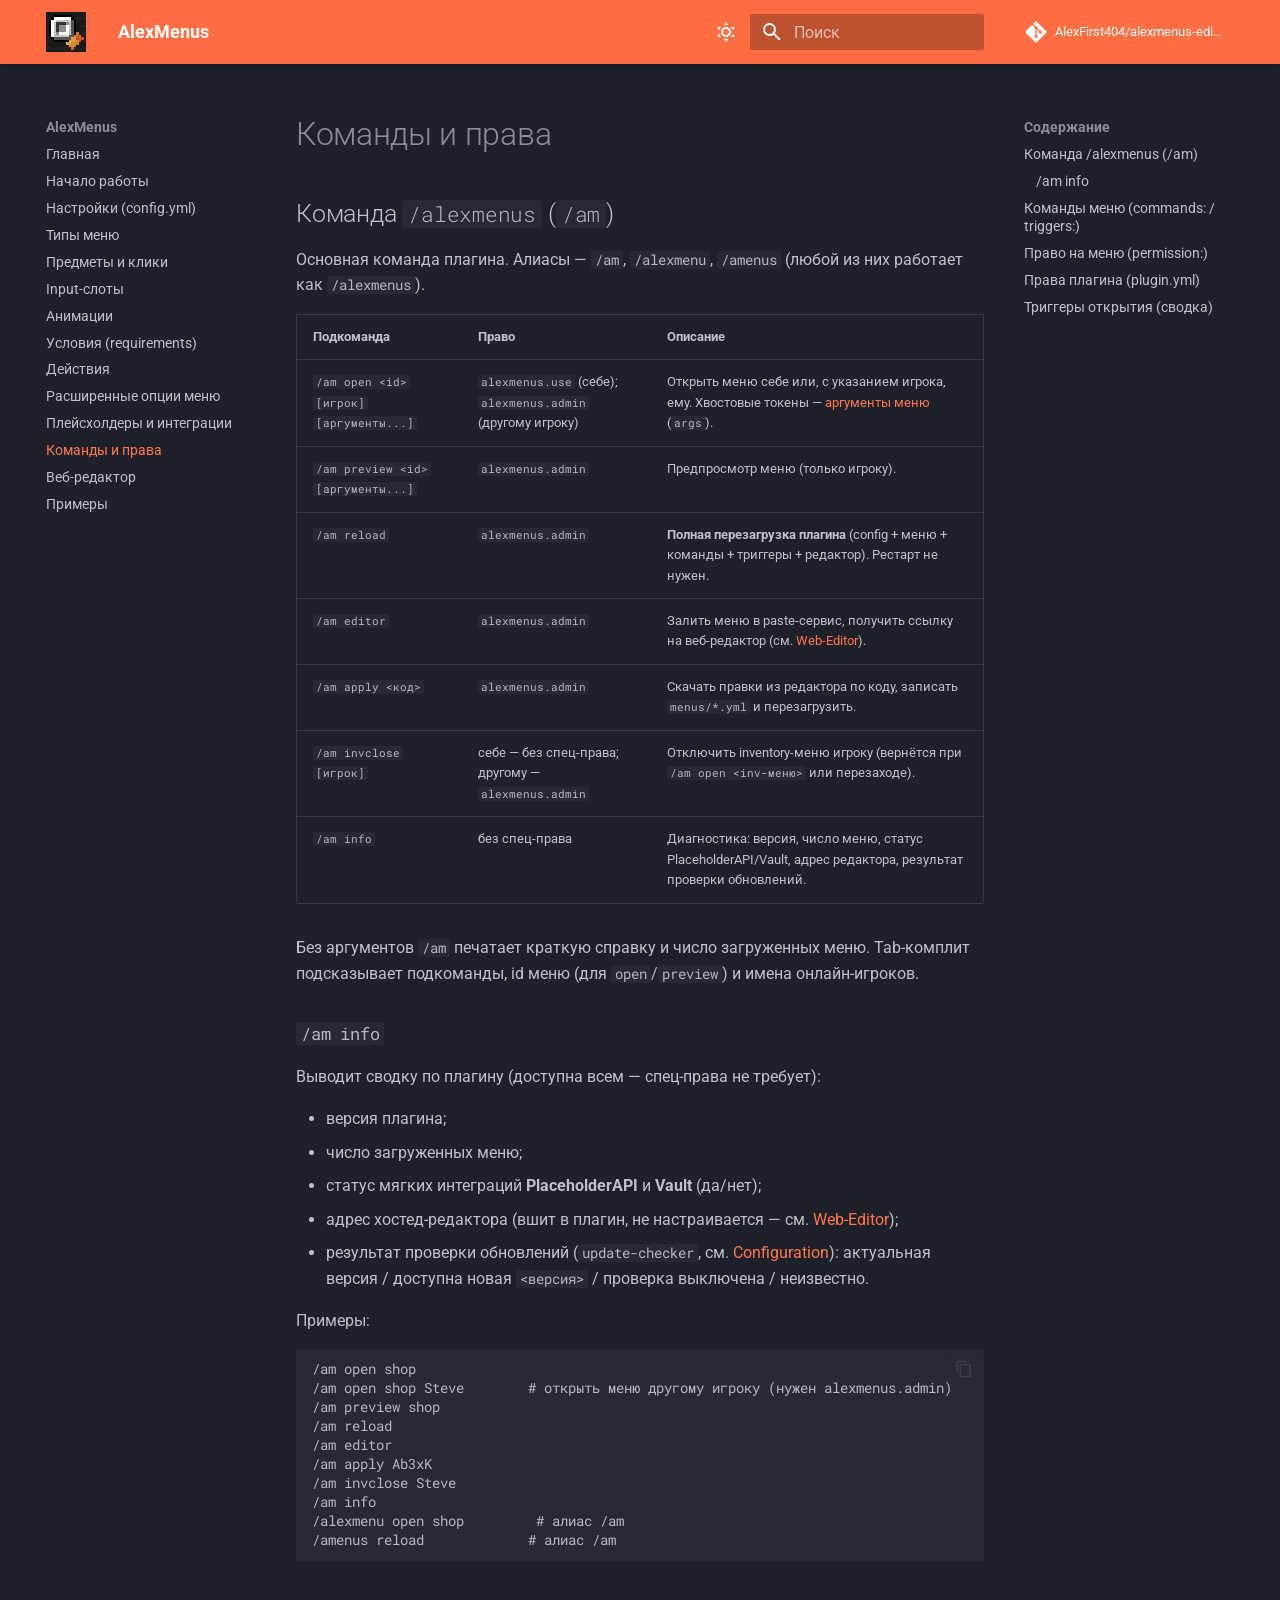
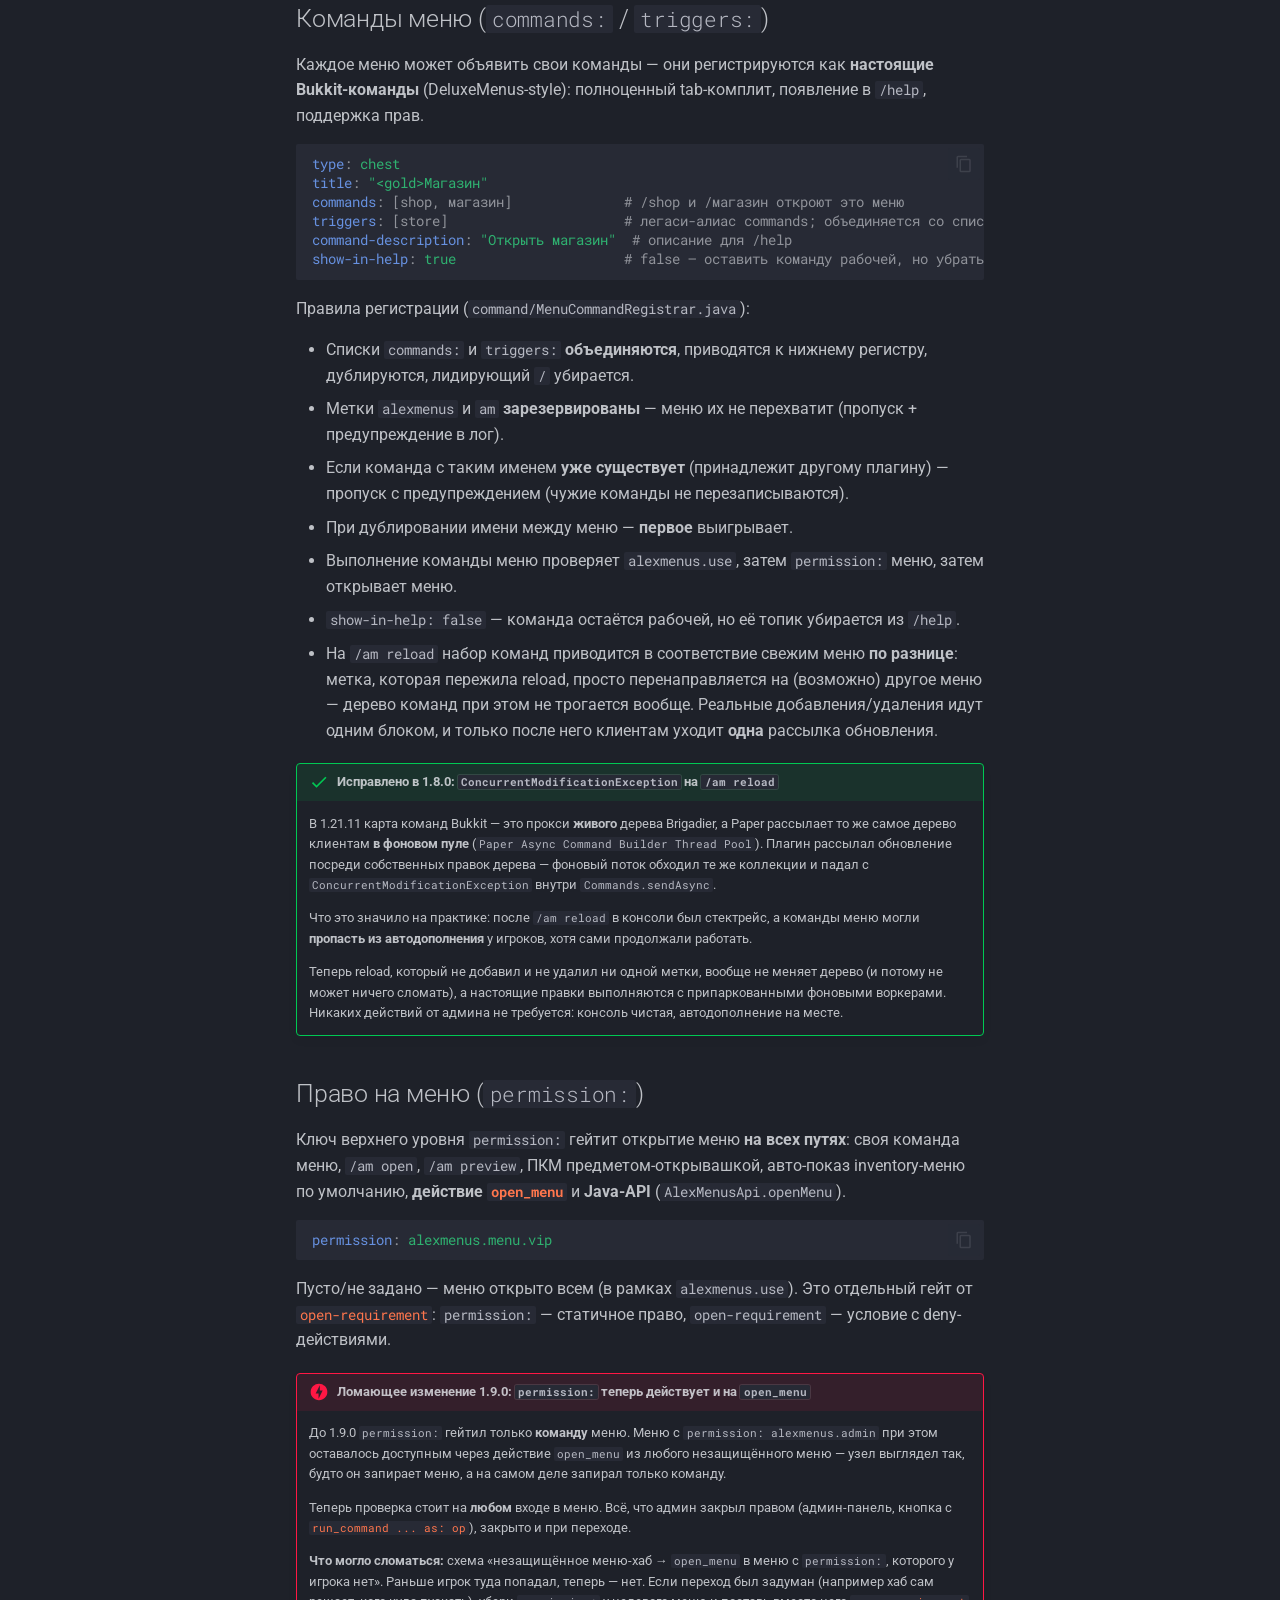
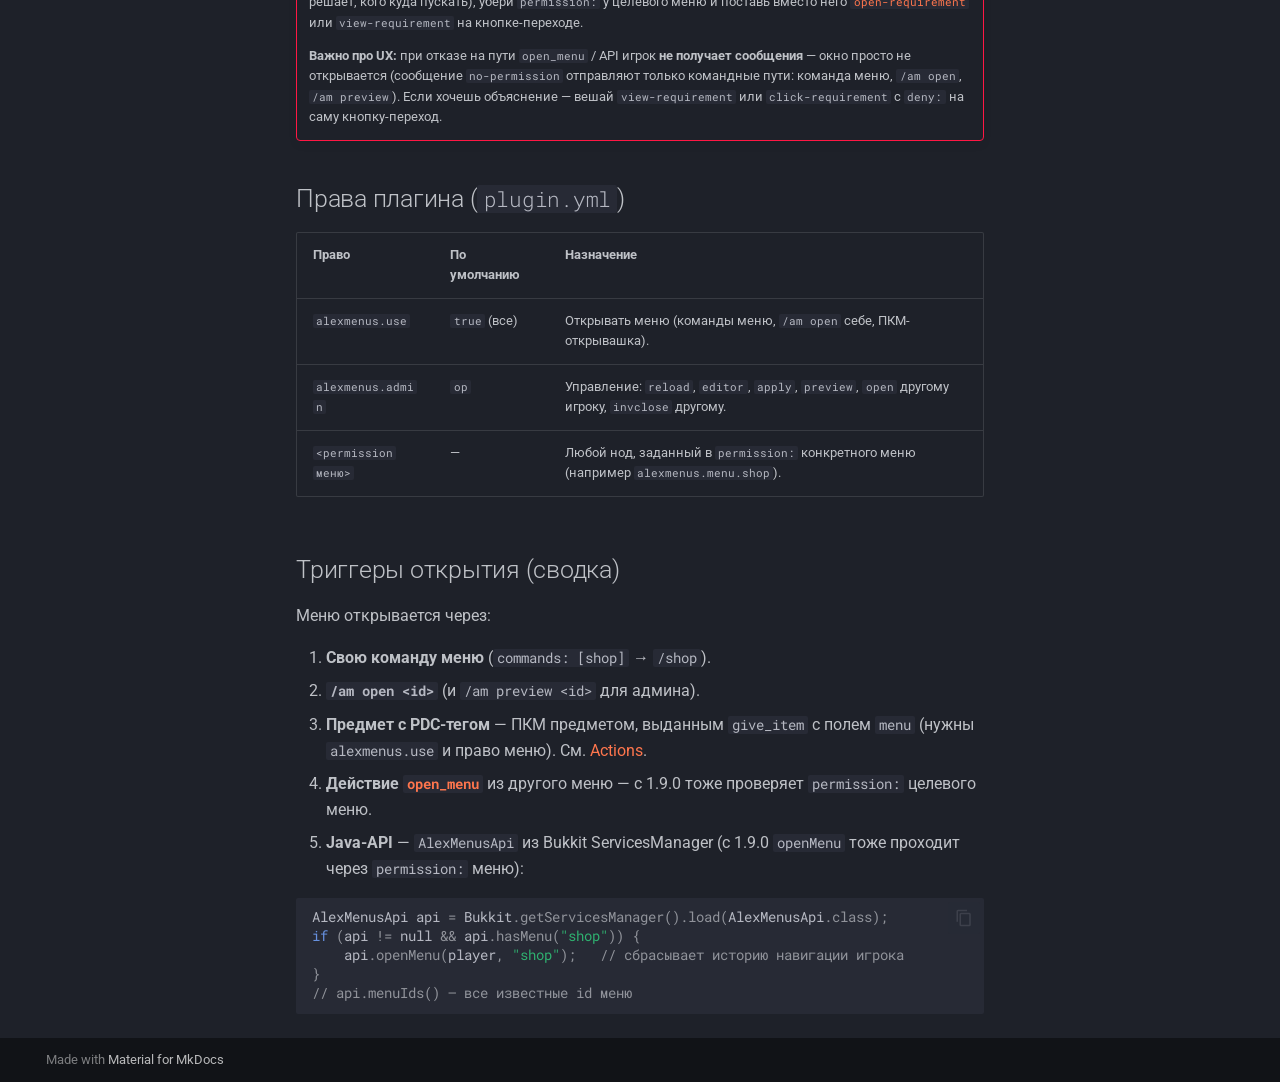
<file: Commands-and-Permissions/index.html>
<!doctype html>
<html lang="ru" class="no-js">
  <head>
    
      <meta charset="utf-8">
      <meta name="viewport" content="width=device-width,initial-scale=1">
      
        <meta name="description" content="Документация плагина AlexMenus — движок меню для Paper 1.21.11">
      
      
      
        <link rel="canonical" href="https://alexfirst404.github.io/alexmenus-wiki/Commands-and-Permissions/">
      
      
        <link rel="prev" href="../Placeholders-and-Integrations/">
      
      
        <link rel="next" href="../Web-Editor/">
      
      
        
      
      
      <link rel="icon" href="../assets/favicon.png">
      <meta name="generator" content="mkdocs-1.6.1, mkdocs-material-9.7.7">
    
    
      
        <title>Команды и права - AlexMenus</title>
      
    
    
      <link rel="stylesheet" href="../assets/stylesheets/main.ec1eaa64.min.css">
      
        
        <link rel="stylesheet" href="../assets/stylesheets/palette.ab4e12ef.min.css">
      
      


    
    
      
    
    
      
        
        
        <link rel="preconnect" href="https://fonts.gstatic.com" crossorigin>
        <link rel="stylesheet" href="https://fonts.googleapis.com/css?family=Roboto:300,300i,400,400i,700,700i%7CRoboto+Mono:400,400i,700,700i&display=fallback">
        <style>:root{--md-text-font:"Roboto";--md-code-font:"Roboto Mono"}</style>
      
    
    
      <link rel="stylesheet" href="../assets/pixel.css">
    
    <script>__md_scope=new URL("..",location),__md_hash=e=>[...e].reduce(((e,_)=>(e<<5)-e+_.charCodeAt(0)),0),__md_get=(e,_=localStorage,t=__md_scope)=>JSON.parse(_.getItem(t.pathname+"."+e)),__md_set=(e,_,t=localStorage,a=__md_scope)=>{try{t.setItem(a.pathname+"."+e,JSON.stringify(_))}catch(e){}}</script>
    
      

    
    
  </head>
  
  
    
    
      
    
    
    
    
    <body dir="ltr" data-md-color-scheme="slate" data-md-color-primary="deep-orange" data-md-color-accent="orange">
  
    
    <input class="md-toggle" data-md-toggle="drawer" type="checkbox" id="__drawer" autocomplete="off">
    <input class="md-toggle" data-md-toggle="search" type="checkbox" id="__search" autocomplete="off">
    <label class="md-overlay" for="__drawer"></label>
    <div data-md-component="skip">
      
        
        <a href="#_1" class="md-skip">
          Перейти к содержанию
        </a>
      
    </div>
    <div data-md-component="announce">
      
    </div>
    
    
      

  

<header class="md-header md-header--shadow" data-md-component="header">
  <nav class="md-header__inner md-grid" aria-label="Верхний колонтитул">
    <a href=".." title="AlexMenus" class="md-header__button md-logo" aria-label="AlexMenus" data-md-component="logo">
      
  <img src="../assets/logo.svg" alt="logo">

    </a>
    <label class="md-header__button md-icon" for="__drawer">
      
      <svg xmlns="http://www.w3.org/2000/svg" viewBox="0 0 24 24"><path d="M3 6h18v2H3zm0 5h18v2H3zm0 5h18v2H3z"/></svg>
    </label>
    <div class="md-header__title" data-md-component="header-title">
      <div class="md-header__ellipsis">
        <div class="md-header__topic">
          <span class="md-ellipsis">
            AlexMenus
          </span>
        </div>
        <div class="md-header__topic" data-md-component="header-topic">
          <span class="md-ellipsis">
            
              Команды и права
            
          </span>
        </div>
      </div>
    </div>
    
      
        <form class="md-header__option" data-md-component="palette">
  
    
    
    
    <input class="md-option" data-md-color-media="" data-md-color-scheme="slate" data-md-color-primary="deep-orange" data-md-color-accent="orange"  aria-label="Светлая тема"  type="radio" name="__palette" id="__palette_0">
    
      <label class="md-header__button md-icon" title="Светлая тема" for="__palette_1" hidden>
        <svg xmlns="http://www.w3.org/2000/svg" viewBox="0 0 24 24"><path d="M12 7a5 5 0 0 1 5 5 5 5 0 0 1-5 5 5 5 0 0 1-5-5 5 5 0 0 1 5-5m0 2a3 3 0 0 0-3 3 3 3 0 0 0 3 3 3 3 0 0 0 3-3 3 3 0 0 0-3-3m0-7 2.39 3.42C13.65 5.15 12.84 5 12 5s-1.65.15-2.39.42zM3.34 7l4.16-.35A7.2 7.2 0 0 0 5.94 8.5c-.44.74-.69 1.5-.83 2.29zm.02 10 1.76-3.77a7.131 7.131 0 0 0 2.38 4.14zM20.65 7l-1.77 3.79a7.02 7.02 0 0 0-2.38-4.15zm-.01 10-4.14.36c.59-.51 1.12-1.14 1.54-1.86.42-.73.69-1.5.83-2.29zM12 22l-2.41-3.44c.74.27 1.55.44 2.41.44.82 0 1.63-.17 2.37-.44z"/></svg>
      </label>
    
  
    
    
    
    <input class="md-option" data-md-color-media="" data-md-color-scheme="default" data-md-color-primary="deep-orange" data-md-color-accent="orange"  aria-label="Тёмная тема"  type="radio" name="__palette" id="__palette_1">
    
      <label class="md-header__button md-icon" title="Тёмная тема" for="__palette_0" hidden>
        <svg xmlns="http://www.w3.org/2000/svg" viewBox="0 0 24 24"><path d="m17.75 4.09-2.53 1.94.91 3.06-2.63-1.81-2.63 1.81.91-3.06-2.53-1.94L12.44 4l1.06-3 1.06 3zm3.5 6.91-1.64 1.25.59 1.98-1.7-1.17-1.7 1.17.59-1.98L15.75 11l2.06-.05L18.5 9l.69 1.95zm-2.28 4.95c.83-.08 1.72 1.1 1.19 1.85-.32.45-.66.87-1.08 1.27C15.17 23 8.84 23 4.94 19.07c-3.91-3.9-3.91-10.24 0-14.14.4-.4.82-.76 1.27-1.08.75-.53 1.93.36 1.85 1.19-.27 2.86.69 5.83 2.89 8.02a9.96 9.96 0 0 0 8.02 2.89m-1.64 2.02a12.08 12.08 0 0 1-7.8-3.47c-2.17-2.19-3.33-5-3.49-7.82-2.81 3.14-2.7 7.96.31 10.98 3.02 3.01 7.84 3.12 10.98.31"/></svg>
      </label>
    
  
</form>
      
    
    
      <script>var palette=__md_get("__palette");if(palette&&palette.color){if("(prefers-color-scheme)"===palette.color.media){var media=matchMedia("(prefers-color-scheme: light)"),input=document.querySelector(media.matches?"[data-md-color-media='(prefers-color-scheme: light)']":"[data-md-color-media='(prefers-color-scheme: dark)']");palette.color.media=input.getAttribute("data-md-color-media"),palette.color.scheme=input.getAttribute("data-md-color-scheme"),palette.color.primary=input.getAttribute("data-md-color-primary"),palette.color.accent=input.getAttribute("data-md-color-accent")}for(var[key,value]of Object.entries(palette.color))document.body.setAttribute("data-md-color-"+key,value)}</script>
    
    
    
      
      
        <label class="md-header__button md-icon" for="__search">
          
          <svg xmlns="http://www.w3.org/2000/svg" viewBox="0 0 24 24"><path d="M9.5 3A6.5 6.5 0 0 1 16 9.5c0 1.61-.59 3.09-1.56 4.23l.27.27h.79l5 5-1.5 1.5-5-5v-.79l-.27-.27A6.52 6.52 0 0 1 9.5 16 6.5 6.5 0 0 1 3 9.5 6.5 6.5 0 0 1 9.5 3m0 2C7 5 5 7 5 9.5S7 14 9.5 14 14 12 14 9.5 12 5 9.5 5"/></svg>
        </label>
        <div class="md-search" data-md-component="search" role="dialog">
  <label class="md-search__overlay" for="__search"></label>
  <div class="md-search__inner" role="search">
    <form class="md-search__form" name="search">
      <input type="text" class="md-search__input" name="query" aria-label="Поиск" placeholder="Поиск" autocapitalize="off" autocorrect="off" autocomplete="off" spellcheck="false" data-md-component="search-query" required>
      <label class="md-search__icon md-icon" for="__search">
        
        <svg xmlns="http://www.w3.org/2000/svg" viewBox="0 0 24 24"><path d="M9.5 3A6.5 6.5 0 0 1 16 9.5c0 1.61-.59 3.09-1.56 4.23l.27.27h.79l5 5-1.5 1.5-5-5v-.79l-.27-.27A6.52 6.52 0 0 1 9.5 16 6.5 6.5 0 0 1 3 9.5 6.5 6.5 0 0 1 9.5 3m0 2C7 5 5 7 5 9.5S7 14 9.5 14 14 12 14 9.5 12 5 9.5 5"/></svg>
        
        <svg xmlns="http://www.w3.org/2000/svg" viewBox="0 0 24 24"><path d="M20 11v2H8l5.5 5.5-1.42 1.42L4.16 12l7.92-7.92L13.5 5.5 8 11z"/></svg>
      </label>
      <nav class="md-search__options" aria-label="Поиск">
        
        <button type="reset" class="md-search__icon md-icon" title="Очистить" aria-label="Очистить" tabindex="-1">
          
          <svg xmlns="http://www.w3.org/2000/svg" viewBox="0 0 24 24"><path d="M19 6.41 17.59 5 12 10.59 6.41 5 5 6.41 10.59 12 5 17.59 6.41 19 12 13.41 17.59 19 19 17.59 13.41 12z"/></svg>
        </button>
      </nav>
      
        <div class="md-search__suggest" data-md-component="search-suggest"></div>
      
    </form>
    <div class="md-search__output">
      <div class="md-search__scrollwrap" tabindex="0" data-md-scrollfix>
        <div class="md-search-result" data-md-component="search-result">
          <div class="md-search-result__meta">
            Инициализация поиска
          </div>
          <ol class="md-search-result__list" role="presentation"></ol>
        </div>
      </div>
    </div>
  </div>
</div>
      
    
    
      <div class="md-header__source">
        <a href="https://github.com/AlexFirst404/alexmenus-editor" title="Перейти к репозиторию" class="md-source" data-md-component="source">
  <div class="md-source__icon md-icon">
    
    <svg xmlns="http://www.w3.org/2000/svg" viewBox="0 0 448 512"><!--! Font Awesome Free 7.1.0 by @fontawesome - https://fontawesome.com License - https://fontawesome.com/license/free (Icons: CC BY 4.0, Fonts: SIL OFL 1.1, Code: MIT License) Copyright 2025 Fonticons, Inc.--><path d="M439.6 236.1 244 40.5c-5.4-5.5-12.8-8.5-20.4-8.5s-15 3-20.4 8.4L162.5 81l51.5 51.5c27.1-9.1 52.7 16.8 43.4 43.7l49.7 49.7c34.2-11.8 61.2 31 35.5 56.7-26.5 26.5-70.2-2.9-56-37.3L240.3 199v121.9c25.3 12.5 22.3 41.8 9.1 55-6.4 6.4-15.2 10.1-24.3 10.1s-17.8-3.6-24.3-10.1c-17.6-17.6-11.1-46.9 11.2-56v-123c-20.8-8.5-24.6-30.7-18.6-45L142.6 101 8.5 235.1C3 240.6 0 247.9 0 255.5s3 15 8.5 20.4l195.6 195.7c5.4 5.4 12.7 8.4 20.4 8.4s15-3 20.4-8.4l194.7-194.7c5.4-5.4 8.4-12.8 8.4-20.4s-3-15-8.4-20.4"/></svg>
  </div>
  <div class="md-source__repository">
    AlexFirst404/alexmenus-editor
  </div>
</a>
      </div>
    
  </nav>
  
</header>
    
    <div class="md-container" data-md-component="container">
      
      
        
          
        
      
      <main class="md-main" data-md-component="main">
        <div class="md-main__inner md-grid">
          
            
              
              <div class="md-sidebar md-sidebar--primary" data-md-component="sidebar" data-md-type="navigation" >
                <div class="md-sidebar__scrollwrap">
                  <div class="md-sidebar__inner">
                    



<nav class="md-nav md-nav--primary" aria-label="Навигация" data-md-level="0">
  <label class="md-nav__title" for="__drawer">
    <a href=".." title="AlexMenus" class="md-nav__button md-logo" aria-label="AlexMenus" data-md-component="logo">
      
  <img src="../assets/logo.svg" alt="logo">

    </a>
    AlexMenus
  </label>
  
    <div class="md-nav__source">
      <a href="https://github.com/AlexFirst404/alexmenus-editor" title="Перейти к репозиторию" class="md-source" data-md-component="source">
  <div class="md-source__icon md-icon">
    
    <svg xmlns="http://www.w3.org/2000/svg" viewBox="0 0 448 512"><!--! Font Awesome Free 7.1.0 by @fontawesome - https://fontawesome.com License - https://fontawesome.com/license/free (Icons: CC BY 4.0, Fonts: SIL OFL 1.1, Code: MIT License) Copyright 2025 Fonticons, Inc.--><path d="M439.6 236.1 244 40.5c-5.4-5.5-12.8-8.5-20.4-8.5s-15 3-20.4 8.4L162.5 81l51.5 51.5c27.1-9.1 52.7 16.8 43.4 43.7l49.7 49.7c34.2-11.8 61.2 31 35.5 56.7-26.5 26.5-70.2-2.9-56-37.3L240.3 199v121.9c25.3 12.5 22.3 41.8 9.1 55-6.4 6.4-15.2 10.1-24.3 10.1s-17.8-3.6-24.3-10.1c-17.6-17.6-11.1-46.9 11.2-56v-123c-20.8-8.5-24.6-30.7-18.6-45L142.6 101 8.5 235.1C3 240.6 0 247.9 0 255.5s3 15 8.5 20.4l195.6 195.7c5.4 5.4 12.7 8.4 20.4 8.4s15-3 20.4-8.4l194.7-194.7c5.4-5.4 8.4-12.8 8.4-20.4s-3-15-8.4-20.4"/></svg>
  </div>
  <div class="md-source__repository">
    AlexFirst404/alexmenus-editor
  </div>
</a>
    </div>
  
  <ul class="md-nav__list" data-md-scrollfix>
    
      
      
  
  
  
  
    <li class="md-nav__item">
      <a href=".." class="md-nav__link">
        
  
  
  <span class="md-ellipsis">
    
  
    Главная
  

    
  </span>
  
  

      </a>
    </li>
  

    
      
      
  
  
  
  
    <li class="md-nav__item">
      <a href="../Getting-Started/" class="md-nav__link">
        
  
  
  <span class="md-ellipsis">
    
  
    Начало работы
  

    
  </span>
  
  

      </a>
    </li>
  

    
      
      
  
  
  
  
    <li class="md-nav__item">
      <a href="../Configuration/" class="md-nav__link">
        
  
  
  <span class="md-ellipsis">
    
  
    Настройки (config.yml)
  

    
  </span>
  
  

      </a>
    </li>
  

    
      
      
  
  
  
  
    <li class="md-nav__item">
      <a href="../Menu-Types/" class="md-nav__link">
        
  
  
  <span class="md-ellipsis">
    
  
    Типы меню
  

    
  </span>
  
  

      </a>
    </li>
  

    
      
      
  
  
  
  
    <li class="md-nav__item">
      <a href="../Items-and-Clicks/" class="md-nav__link">
        
  
  
  <span class="md-ellipsis">
    
  
    Предметы и клики
  

    
  </span>
  
  

      </a>
    </li>
  

    
      
      
  
  
  
  
    <li class="md-nav__item">
      <a href="../Input-Slots/" class="md-nav__link">
        
  
  
  <span class="md-ellipsis">
    
  
    Input-слоты
  

    
  </span>
  
  

      </a>
    </li>
  

    
      
      
  
  
  
  
    <li class="md-nav__item">
      <a href="../Animations/" class="md-nav__link">
        
  
  
  <span class="md-ellipsis">
    
  
    Анимации
  

    
  </span>
  
  

      </a>
    </li>
  

    
      
      
  
  
  
  
    <li class="md-nav__item">
      <a href="../Requirements/" class="md-nav__link">
        
  
  
  <span class="md-ellipsis">
    
  
    Условия (requirements)
  

    
  </span>
  
  

      </a>
    </li>
  

    
      
      
  
  
  
  
    <li class="md-nav__item">
      <a href="../Actions/" class="md-nav__link">
        
  
  
  <span class="md-ellipsis">
    
  
    Действия
  

    
  </span>
  
  

      </a>
    </li>
  

    
      
      
  
  
  
  
    <li class="md-nav__item">
      <a href="../Advanced-Menu-Options/" class="md-nav__link">
        
  
  
  <span class="md-ellipsis">
    
  
    Расширенные опции меню
  

    
  </span>
  
  

      </a>
    </li>
  

    
      
      
  
  
  
  
    <li class="md-nav__item">
      <a href="../Placeholders-and-Integrations/" class="md-nav__link">
        
  
  
  <span class="md-ellipsis">
    
  
    Плейсхолдеры и интеграции
  

    
  </span>
  
  

      </a>
    </li>
  

    
      
      
  
  
    
  
  
  
    <li class="md-nav__item md-nav__item--active">
      
      <input class="md-nav__toggle md-toggle" type="checkbox" id="__toc">
      
      
        
      
      
        <label class="md-nav__link md-nav__link--active" for="__toc">
          
  
  
  <span class="md-ellipsis">
    
  
    Команды и права
  

    
  </span>
  
  

          <span class="md-nav__icon md-icon"></span>
        </label>
      
      <a href="./" class="md-nav__link md-nav__link--active">
        
  
  
  <span class="md-ellipsis">
    
  
    Команды и права
  

    
  </span>
  
  

      </a>
      
        

<nav class="md-nav md-nav--secondary" aria-label="Содержание">
  
  
  
    
  
  
    <label class="md-nav__title" for="__toc">
      <span class="md-nav__icon md-icon"></span>
      Содержание
    </label>
    <ul class="md-nav__list" data-md-component="toc" data-md-scrollfix>
      
        <li class="md-nav__item">
  <a href="#alexmenus-am" class="md-nav__link">
    <span class="md-ellipsis">
      
        Команда /alexmenus (/am)
      
    </span>
  </a>
  
    <nav class="md-nav" aria-label="Команда /alexmenus (/am)">
      <ul class="md-nav__list">
        
          <li class="md-nav__item">
  <a href="#am-info" class="md-nav__link">
    <span class="md-ellipsis">
      
        /am info
      
    </span>
  </a>
  
</li>
        
      </ul>
    </nav>
  
</li>
      
        <li class="md-nav__item">
  <a href="#commands-triggers" class="md-nav__link">
    <span class="md-ellipsis">
      
        Команды меню (commands: / triggers:)
      
    </span>
  </a>
  
</li>
      
        <li class="md-nav__item">
  <a href="#permission" class="md-nav__link">
    <span class="md-ellipsis">
      
        Право на меню (permission:)
      
    </span>
  </a>
  
</li>
      
        <li class="md-nav__item">
  <a href="#pluginyml" class="md-nav__link">
    <span class="md-ellipsis">
      
        Права плагина (plugin.yml)
      
    </span>
  </a>
  
</li>
      
        <li class="md-nav__item">
  <a href="#_2" class="md-nav__link">
    <span class="md-ellipsis">
      
        Триггеры открытия (сводка)
      
    </span>
  </a>
  
</li>
      
    </ul>
  
</nav>
      
    </li>
  

    
      
      
  
  
  
  
    <li class="md-nav__item">
      <a href="../Web-Editor/" class="md-nav__link">
        
  
  
  <span class="md-ellipsis">
    
  
    Веб-редактор
  

    
  </span>
  
  

      </a>
    </li>
  

    
      
      
  
  
  
  
    <li class="md-nav__item">
      <a href="../Examples/" class="md-nav__link">
        
  
  
  <span class="md-ellipsis">
    
  
    Примеры
  

    
  </span>
  
  

      </a>
    </li>
  

    
  </ul>
</nav>
                  </div>
                </div>
              </div>
            
            
              
              <div class="md-sidebar md-sidebar--secondary" data-md-component="sidebar" data-md-type="toc" >
                <div class="md-sidebar__scrollwrap">
                  <div class="md-sidebar__inner">
                    

<nav class="md-nav md-nav--secondary" aria-label="Содержание">
  
  
  
    
  
  
    <label class="md-nav__title" for="__toc">
      <span class="md-nav__icon md-icon"></span>
      Содержание
    </label>
    <ul class="md-nav__list" data-md-component="toc" data-md-scrollfix>
      
        <li class="md-nav__item">
  <a href="#alexmenus-am" class="md-nav__link">
    <span class="md-ellipsis">
      
        Команда /alexmenus (/am)
      
    </span>
  </a>
  
    <nav class="md-nav" aria-label="Команда /alexmenus (/am)">
      <ul class="md-nav__list">
        
          <li class="md-nav__item">
  <a href="#am-info" class="md-nav__link">
    <span class="md-ellipsis">
      
        /am info
      
    </span>
  </a>
  
</li>
        
      </ul>
    </nav>
  
</li>
      
        <li class="md-nav__item">
  <a href="#commands-triggers" class="md-nav__link">
    <span class="md-ellipsis">
      
        Команды меню (commands: / triggers:)
      
    </span>
  </a>
  
</li>
      
        <li class="md-nav__item">
  <a href="#permission" class="md-nav__link">
    <span class="md-ellipsis">
      
        Право на меню (permission:)
      
    </span>
  </a>
  
</li>
      
        <li class="md-nav__item">
  <a href="#pluginyml" class="md-nav__link">
    <span class="md-ellipsis">
      
        Права плагина (plugin.yml)
      
    </span>
  </a>
  
</li>
      
        <li class="md-nav__item">
  <a href="#_2" class="md-nav__link">
    <span class="md-ellipsis">
      
        Триггеры открытия (сводка)
      
    </span>
  </a>
  
</li>
      
    </ul>
  
</nav>
                  </div>
                </div>
              </div>
            
          
          
            <div class="md-content" data-md-component="content">
              
              <article class="md-content__inner md-typeset">
                
                  


  
  


<h1 id="_1">Команды и права<a class="headerlink" href="#_1" title="Permanent link">&para;</a></h1>
<h2 id="alexmenus-am">Команда <code>/alexmenus</code> (<code>/am</code>)<a class="headerlink" href="#alexmenus-am" title="Permanent link">&para;</a></h2>
<p>Основная команда плагина. Алиасы — <code>/am</code>, <code>/alexmenu</code>, <code>/amenus</code> (любой из них работает как <code>/alexmenus</code>).</p>
<table>
<thead>
<tr>
<th>Подкоманда</th>
<th>Право</th>
<th>Описание</th>
</tr>
</thead>
<tbody>
<tr>
<td><code>/am open &lt;id&gt; [игрок] [аргументы...]</code></td>
<td><code>alexmenus.use</code> (себе); <code>alexmenus.admin</code> (другому игроку)</td>
<td>Открыть меню себе или, с указанием игрока, ему. Хвостовые токены — <a href="../Advanced-Menu-Options/">аргументы меню</a> (<code>args</code>).</td>
</tr>
<tr>
<td><code>/am preview &lt;id&gt; [аргументы...]</code></td>
<td><code>alexmenus.admin</code></td>
<td>Предпросмотр меню (только игроку).</td>
</tr>
<tr>
<td><code>/am reload</code></td>
<td><code>alexmenus.admin</code></td>
<td><strong>Полная перезагрузка плагина</strong> (config + меню + команды + триггеры + редактор). Рестарт не нужен.</td>
</tr>
<tr>
<td><code>/am editor</code></td>
<td><code>alexmenus.admin</code></td>
<td>Залить меню в paste-сервис, получить ссылку на веб-редактор (см. <a href="../Web-Editor/">Web-Editor</a>).</td>
</tr>
<tr>
<td><code>/am apply &lt;код&gt;</code></td>
<td><code>alexmenus.admin</code></td>
<td>Скачать правки из редактора по коду, записать <code>menus/*.yml</code> и перезагрузить.</td>
</tr>
<tr>
<td><code>/am invclose [игрок]</code></td>
<td>себе — без спец-права; другому — <code>alexmenus.admin</code></td>
<td>Отключить inventory-меню игроку (вернётся при <code>/am open &lt;inv-меню&gt;</code> или перезаходе).</td>
</tr>
<tr>
<td><code>/am info</code></td>
<td>без спец-права</td>
<td>Диагностика: версия, число меню, статус PlaceholderAPI/Vault, адрес редактора, результат проверки обновлений.</td>
</tr>
</tbody>
</table>
<p>Без аргументов <code>/am</code> печатает краткую справку и число загруженных меню. Tab-комплит подсказывает
подкоманды, id меню (для <code>open</code>/<code>preview</code>) и имена онлайн-игроков.</p>
<h3 id="am-info"><code>/am info</code><a class="headerlink" href="#am-info" title="Permanent link">&para;</a></h3>
<p>Выводит сводку по плагину (доступна всем — спец-права не требует):</p>
<ul>
<li>версия плагина;</li>
<li>число загруженных меню;</li>
<li>статус мягких интеграций <strong>PlaceholderAPI</strong> и <strong>Vault</strong> (да/нет);</li>
<li>адрес хостед-редактора (вшит в плагин, не настраивается — см. <a href="../Web-Editor/">Web-Editor</a>);</li>
<li>результат проверки обновлений (<code>update-checker</code>, см. <a href="../Configuration/">Configuration</a>): актуальная версия /
  доступна новая <code>&lt;версия&gt;</code> / проверка выключена / неизвестно.</li>
</ul>
<p>Примеры:</p>
<div class="highlight"><pre><span></span><code>/am open shop
/am open shop Steve        # открыть меню другому игроку (нужен alexmenus.admin)
/am preview shop
/am reload
/am editor
/am apply Ab3xK
/am invclose Steve
/am info
/alexmenu open shop         # алиас /am
/amenus reload             # алиас /am
</code></pre></div>
<h2 id="commands-triggers">Команды меню (<code>commands:</code> / <code>triggers:</code>)<a class="headerlink" href="#commands-triggers" title="Permanent link">&para;</a></h2>
<p>Каждое меню может объявить свои команды — они регистрируются как <strong>настоящие Bukkit-команды</strong>
(DeluxeMenus-style): полноценный tab-комплит, появление в <code>/help</code>, поддержка прав.</p>
<div class="highlight"><pre><span></span><code><span class="nt">type</span><span class="p">:</span><span class="w"> </span><span class="l l-Scalar l-Scalar-Plain">chest</span>
<span class="nt">title</span><span class="p">:</span><span class="w"> </span><span class="s">&quot;&lt;gold&gt;Магазин&quot;</span>
<span class="nt">commands</span><span class="p">:</span><span class="w"> </span><span class="p p-Indicator">[</span><span class="nv">shop</span><span class="p p-Indicator">,</span><span class="w"> </span><span class="nv">магазин</span><span class="p p-Indicator">]</span><span class="w">              </span><span class="c1"># /shop и /магазин откроют это меню</span>
<span class="nt">triggers</span><span class="p">:</span><span class="w"> </span><span class="p p-Indicator">[</span><span class="nv">store</span><span class="p p-Indicator">]</span><span class="w">                      </span><span class="c1"># легаси-алиас commands; объединяется со списком</span>
<span class="nt">command-description</span><span class="p">:</span><span class="w"> </span><span class="s">&quot;Открыть</span><span class="nv"> </span><span class="s">магазин&quot;</span><span class="w">  </span><span class="c1"># описание для /help</span>
<span class="nt">show-in-help</span><span class="p">:</span><span class="w"> </span><span class="l l-Scalar l-Scalar-Plain">true</span><span class="w">                     </span><span class="c1"># false — оставить команду рабочей, но убрать из /help</span>
</code></pre></div>
<p>Правила регистрации (<code>command/MenuCommandRegistrar.java</code>):</p>
<ul>
<li>Списки <code>commands:</code> и <code>triggers:</code> <strong>объединяются</strong>, приводятся к нижнему регистру, дублируются, лидирующий
  <code>/</code> убирается.</li>
<li>Метки <code>alexmenus</code> и <code>am</code> <strong>зарезервированы</strong> — меню их не перехватит (пропуск + предупреждение в лог).</li>
<li>Если команда с таким именем <strong>уже существует</strong> (принадлежит другому плагину) — пропуск с предупреждением
  (чужие команды не перезаписываются).</li>
<li>При дублировании имени между меню — <strong>первое</strong> выигрывает.</li>
<li>Выполнение команды меню проверяет <code>alexmenus.use</code>, затем <code>permission:</code> меню, затем открывает меню.</li>
<li><code>show-in-help: false</code> — команда остаётся рабочей, но её топик убирается из <code>/help</code>.</li>
<li>На <code>/am reload</code> набор команд приводится в соответствие свежим меню <strong>по разнице</strong>: метка, которая
  пережила reload, просто перенаправляется на (возможно) другое меню — дерево команд при этом не трогается
  вообще. Реальные добавления/удаления идут одним блоком, и только после него клиентам уходит <strong>одна</strong>
  рассылка обновления.</li>
</ul>
<div class="admonition success">
<p class="admonition-title">Исправлено в 1.8.0: <code>ConcurrentModificationException</code> на <code>/am reload</code></p>
<p>В 1.21.11 карта команд Bukkit — это прокси <strong>живого</strong> дерева Brigadier, а Paper рассылает то же самое
дерево клиентам <strong>в фоновом пуле</strong> (<code>Paper Async Command Builder Thread Pool</code>). Плагин рассылал
обновление посреди собственных правок дерева — фоновый поток обходил те же коллекции и падал с
<code>ConcurrentModificationException</code> внутри <code>Commands.sendAsync</code>.</p>
<p>Что это значило на практике: после <code>/am reload</code> в консоли был стектрейс, а команды меню могли
<strong>пропасть из автодополнения</strong> у игроков, хотя сами продолжали работать.</p>
<p>Теперь reload, который не добавил и не удалил ни одной метки, вообще не меняет дерево (и потому не может
ничего сломать), а настоящие правки выполняются с припаркованными фоновыми воркерами. Никаких действий
от админа не требуется: консоль чистая, автодополнение на месте.</p>
</div>
<h2 id="permission">Право на меню (<code>permission:</code>)<a class="headerlink" href="#permission" title="Permanent link">&para;</a></h2>
<p>Ключ верхнего уровня <code>permission:</code> гейтит открытие меню <strong>на всех путях</strong>: своя команда меню, <code>/am open</code>,
<code>/am preview</code>, ПКМ предметом-открывашкой, авто-показ inventory-меню по умолчанию, <strong>действие
<a href="../Actions/"><code>open_menu</code></a></strong> и <strong>Java-API</strong> (<code>AlexMenusApi.openMenu</code>).</p>
<div class="highlight"><pre><span></span><code><span class="nt">permission</span><span class="p">:</span><span class="w"> </span><span class="l l-Scalar l-Scalar-Plain">alexmenus.menu.vip</span>
</code></pre></div>
<p>Пусто/не задано — меню открыто всем (в рамках <code>alexmenus.use</code>). Это отдельный гейт от
<a href="../Requirements/"><code>open-requirement</code></a>: <code>permission:</code> — статичное право, <code>open-requirement</code> — условие с
deny-действиями.</p>
<div class="admonition danger">
<p class="admonition-title">Ломающее изменение 1.9.0: <code>permission:</code> теперь действует и на <code>open_menu</code></p>
<p>До 1.9.0 <code>permission:</code> гейтил только <strong>команду</strong> меню. Меню с <code>permission: alexmenus.admin</code> при этом
оставалось доступным через действие <code>open_menu</code> из любого незащищённого меню — узел выглядел так, будто
он запирает меню, а на самом деле запирал только команду.</p>
<p>Теперь проверка стоит на <strong>любом</strong> входе в меню. Всё, что админ закрыл правом (админ-панель, кнопка с
<a href="../Actions/"><code>run_command ... as: op</code></a>), закрыто и при переходе.</p>
<p><strong>Что могло сломаться:</strong> схема «незащищённое меню-хаб → <code>open_menu</code> в меню с <code>permission:</code>, которого у
игрока нет». Раньше игрок туда попадал, теперь — нет. Если переход был задуман (например хаб сам решает,
кого куда пускать), убери <code>permission:</code> у целевого меню и поставь вместо него
<a href="../Requirements/"><code>open-requirement</code></a> или <code>view-requirement</code> на кнопке-переходе.</p>
<p><strong>Важно про UX:</strong> при отказе на пути <code>open_menu</code> / API игрок <strong>не получает сообщения</strong> — окно просто не
открывается (сообщение <code>no-permission</code> отправляют только командные пути: команда меню, <code>/am open</code>,
<code>/am preview</code>). Если хочешь объяснение — вешай <code>view-requirement</code> или <code>click-requirement</code> с <code>deny:</code> на
саму кнопку-переход.</p>
</div>
<h2 id="pluginyml">Права плагина (<code>plugin.yml</code>)<a class="headerlink" href="#pluginyml" title="Permanent link">&para;</a></h2>
<table>
<thead>
<tr>
<th>Право</th>
<th>По умолчанию</th>
<th>Назначение</th>
</tr>
</thead>
<tbody>
<tr>
<td><code>alexmenus.use</code></td>
<td><code>true</code> (все)</td>
<td>Открывать меню (команды меню, <code>/am open</code> себе, ПКМ-открывашка).</td>
</tr>
<tr>
<td><code>alexmenus.admin</code></td>
<td><code>op</code></td>
<td>Управление: <code>reload</code>, <code>editor</code>, <code>apply</code>, <code>preview</code>, <code>open</code> другому игроку, <code>invclose</code> другому.</td>
</tr>
<tr>
<td><code>&lt;permission меню&gt;</code></td>
<td>—</td>
<td>Любой нод, заданный в <code>permission:</code> конкретного меню (например <code>alexmenus.menu.shop</code>).</td>
</tr>
</tbody>
</table>
<h2 id="_2">Триггеры открытия (сводка)<a class="headerlink" href="#_2" title="Permanent link">&para;</a></h2>
<p>Меню открывается через:</p>
<ol>
<li><strong>Свою команду меню</strong> (<code>commands: [shop]</code> → <code>/shop</code>).</li>
<li><strong><code>/am open &lt;id&gt;</code></strong> (и <code>/am preview &lt;id&gt;</code> для админа).</li>
<li><strong>Предмет с PDC-тегом</strong> — ПКМ предметом, выданным <code>give_item</code> с полем <code>menu</code> (нужны <code>alexmenus.use</code> и
   право меню). См. <a href="../Actions/">Actions</a>.</li>
<li><strong>Действие <a href="../Actions/"><code>open_menu</code></a></strong> из другого меню — с 1.9.0 тоже проверяет <code>permission:</code> целевого
   меню.</li>
<li><strong>Java-API</strong> — <code>AlexMenusApi</code> из Bukkit ServicesManager (с 1.9.0 <code>openMenu</code> тоже проходит через
   <code>permission:</code> меню):</li>
</ol>
<div class="highlight"><pre><span></span><code><span class="n">AlexMenusApi</span><span class="w"> </span><span class="n">api</span><span class="w"> </span><span class="o">=</span><span class="w"> </span><span class="n">Bukkit</span><span class="p">.</span><span class="na">getServicesManager</span><span class="p">().</span><span class="na">load</span><span class="p">(</span><span class="n">AlexMenusApi</span><span class="p">.</span><span class="na">class</span><span class="p">);</span>
<span class="k">if</span><span class="w"> </span><span class="p">(</span><span class="n">api</span><span class="w"> </span><span class="o">!=</span><span class="w"> </span><span class="kc">null</span><span class="w"> </span><span class="o">&amp;&amp;</span><span class="w"> </span><span class="n">api</span><span class="p">.</span><span class="na">hasMenu</span><span class="p">(</span><span class="s">&quot;shop&quot;</span><span class="p">))</span><span class="w"> </span><span class="p">{</span>
<span class="w">    </span><span class="n">api</span><span class="p">.</span><span class="na">openMenu</span><span class="p">(</span><span class="n">player</span><span class="p">,</span><span class="w"> </span><span class="s">&quot;shop&quot;</span><span class="p">);</span><span class="w">   </span><span class="c1">// сбрасывает историю навигации игрока</span>
<span class="p">}</span>
<span class="c1">// api.menuIds() — все известные id меню</span>
</code></pre></div>












                
              </article>
            </div>
          
          
<script>var target=document.getElementById(location.hash.slice(1));target&&target.name&&(target.checked=target.name.startsWith("__tabbed_"))</script>
        </div>
        
          <button type="button" class="md-top md-icon" data-md-component="top" hidden>
  
  <svg xmlns="http://www.w3.org/2000/svg" viewBox="0 0 24 24"><path d="M13 20h-2V8l-5.5 5.5-1.42-1.42L12 4.16l7.92 7.92-1.42 1.42L13 8z"/></svg>
  К началу
</button>
        
      </main>
      
        <footer class="md-footer">
  
  <div class="md-footer-meta md-typeset">
    <div class="md-footer-meta__inner md-grid">
      <div class="md-copyright">
  
  
    Made with
    <a href="https://squidfunk.github.io/mkdocs-material/" target="_blank" rel="noopener">
      Material for MkDocs
    </a>
  
</div>
      
    </div>
  </div>
</footer>
      
    </div>
    <div class="md-dialog" data-md-component="dialog">
      <div class="md-dialog__inner md-typeset"></div>
    </div>
    
    
    
      
      
      <script id="__config" type="application/json">{"annotate": null, "base": "..", "features": ["navigation.top", "navigation.instant", "navigation.tracking", "search.suggest", "search.highlight", "content.code.copy", "toc.follow"], "search": "../assets/javascripts/workers/search.2c215733.min.js", "tags": null, "translations": {"clipboard.copied": "\u0421\u043a\u043e\u043f\u0438\u0440\u043e\u0432\u0430\u043d\u043e \u0432 \u0431\u0443\u0444\u0435\u0440", "clipboard.copy": "\u041a\u043e\u043f\u0438\u0440\u043e\u0432\u0430\u0442\u044c \u0432 \u0431\u0443\u0444\u0435\u0440", "search.result.more.one": "\u0415\u0449\u0451 1 \u043d\u0430 \u044d\u0442\u043e\u0439 \u0441\u0442\u0440\u0430\u043d\u0438\u0446\u0435", "search.result.more.other": "\u0415\u0449\u0451 # \u043d\u0430 \u044d\u0442\u043e\u0439 \u0441\u0442\u0440\u0430\u043d\u0438\u0446\u0435", "search.result.none": "\u0421\u043e\u0432\u043f\u0430\u0434\u0435\u043d\u0438\u0439 \u043d\u0435 \u043d\u0430\u0439\u0434\u0435\u043d\u043e", "search.result.one": "\u041d\u0430\u0439\u0434\u0435\u043d\u043e 1 \u0441\u043e\u0432\u043f\u0430\u0434\u0435\u043d\u0438\u0435", "search.result.other": "\u041d\u0430\u0439\u0434\u0435\u043d\u043e \u0441\u043e\u0432\u043f\u0430\u0434\u0435\u043d\u0438\u0439: #", "search.result.placeholder": "\u041d\u0430\u0447\u043d\u0438\u0442\u0435 \u043f\u0435\u0447\u0430\u0442\u0430\u0442\u044c \u0434\u043b\u044f \u043f\u043e\u0438\u0441\u043a\u0430", "search.result.term.missing": "\u041e\u0442\u0441\u0443\u0442\u0441\u0442\u0432\u0443\u0435\u0442", "select.version": "\u0412\u044b\u0431\u0435\u0440\u0438\u0442\u0435 \u0432\u0435\u0440\u0441\u0438\u044e"}, "version": null}</script>
    
    
      <script src="../assets/javascripts/bundle.d7400e89.min.js"></script>
      
    
  </body>
</html>
</file>
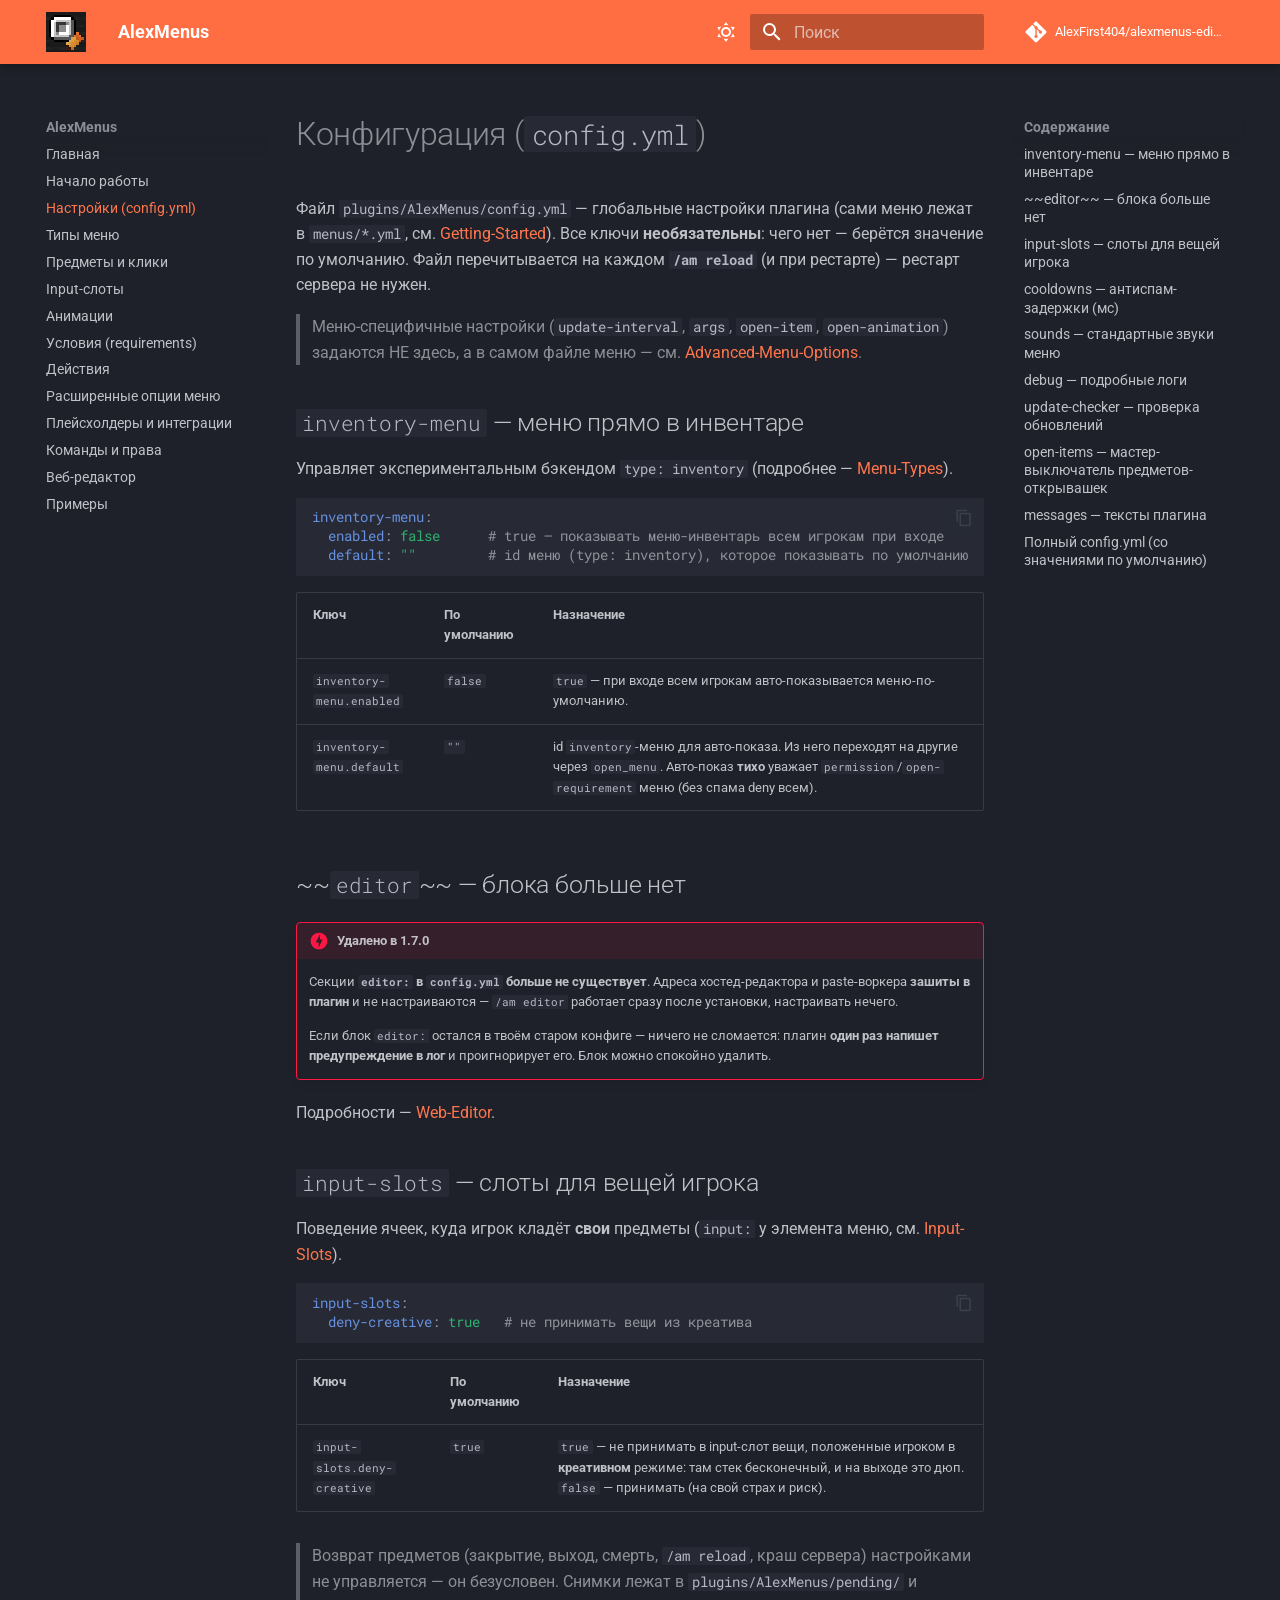
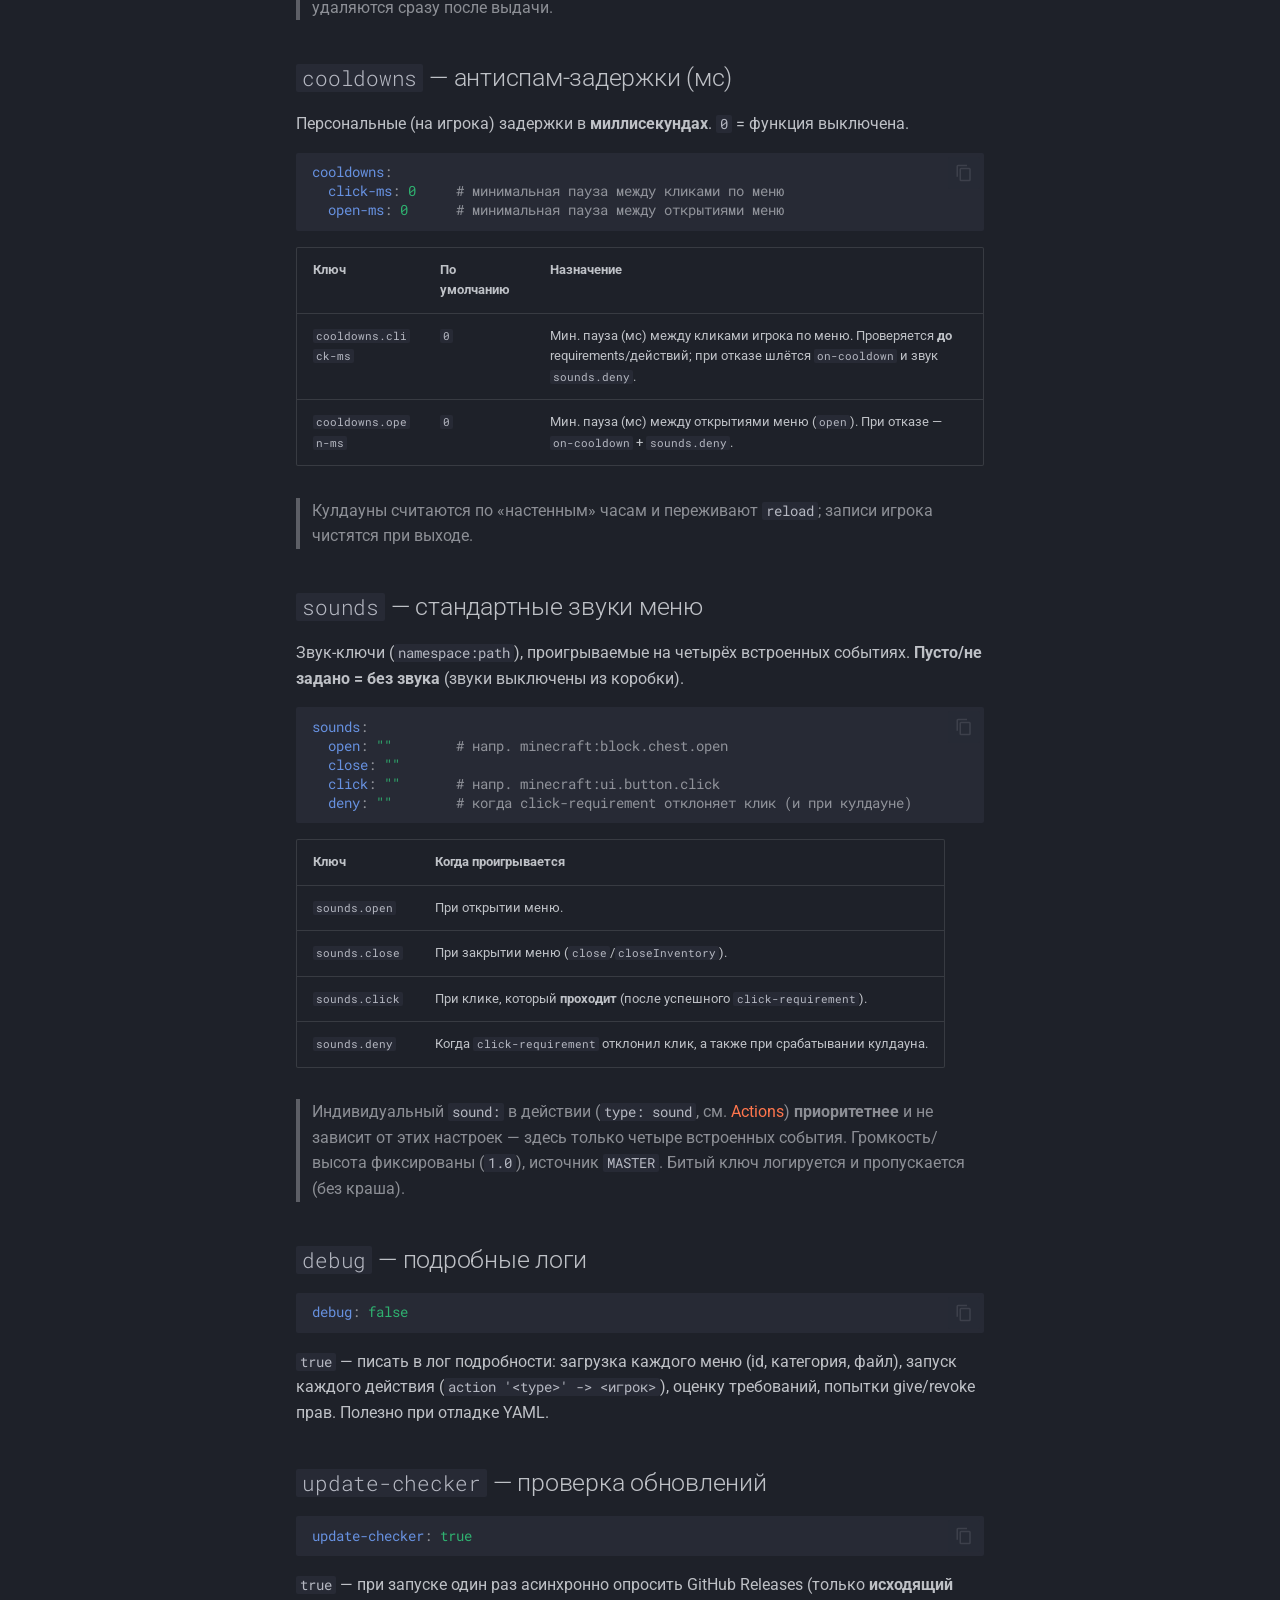
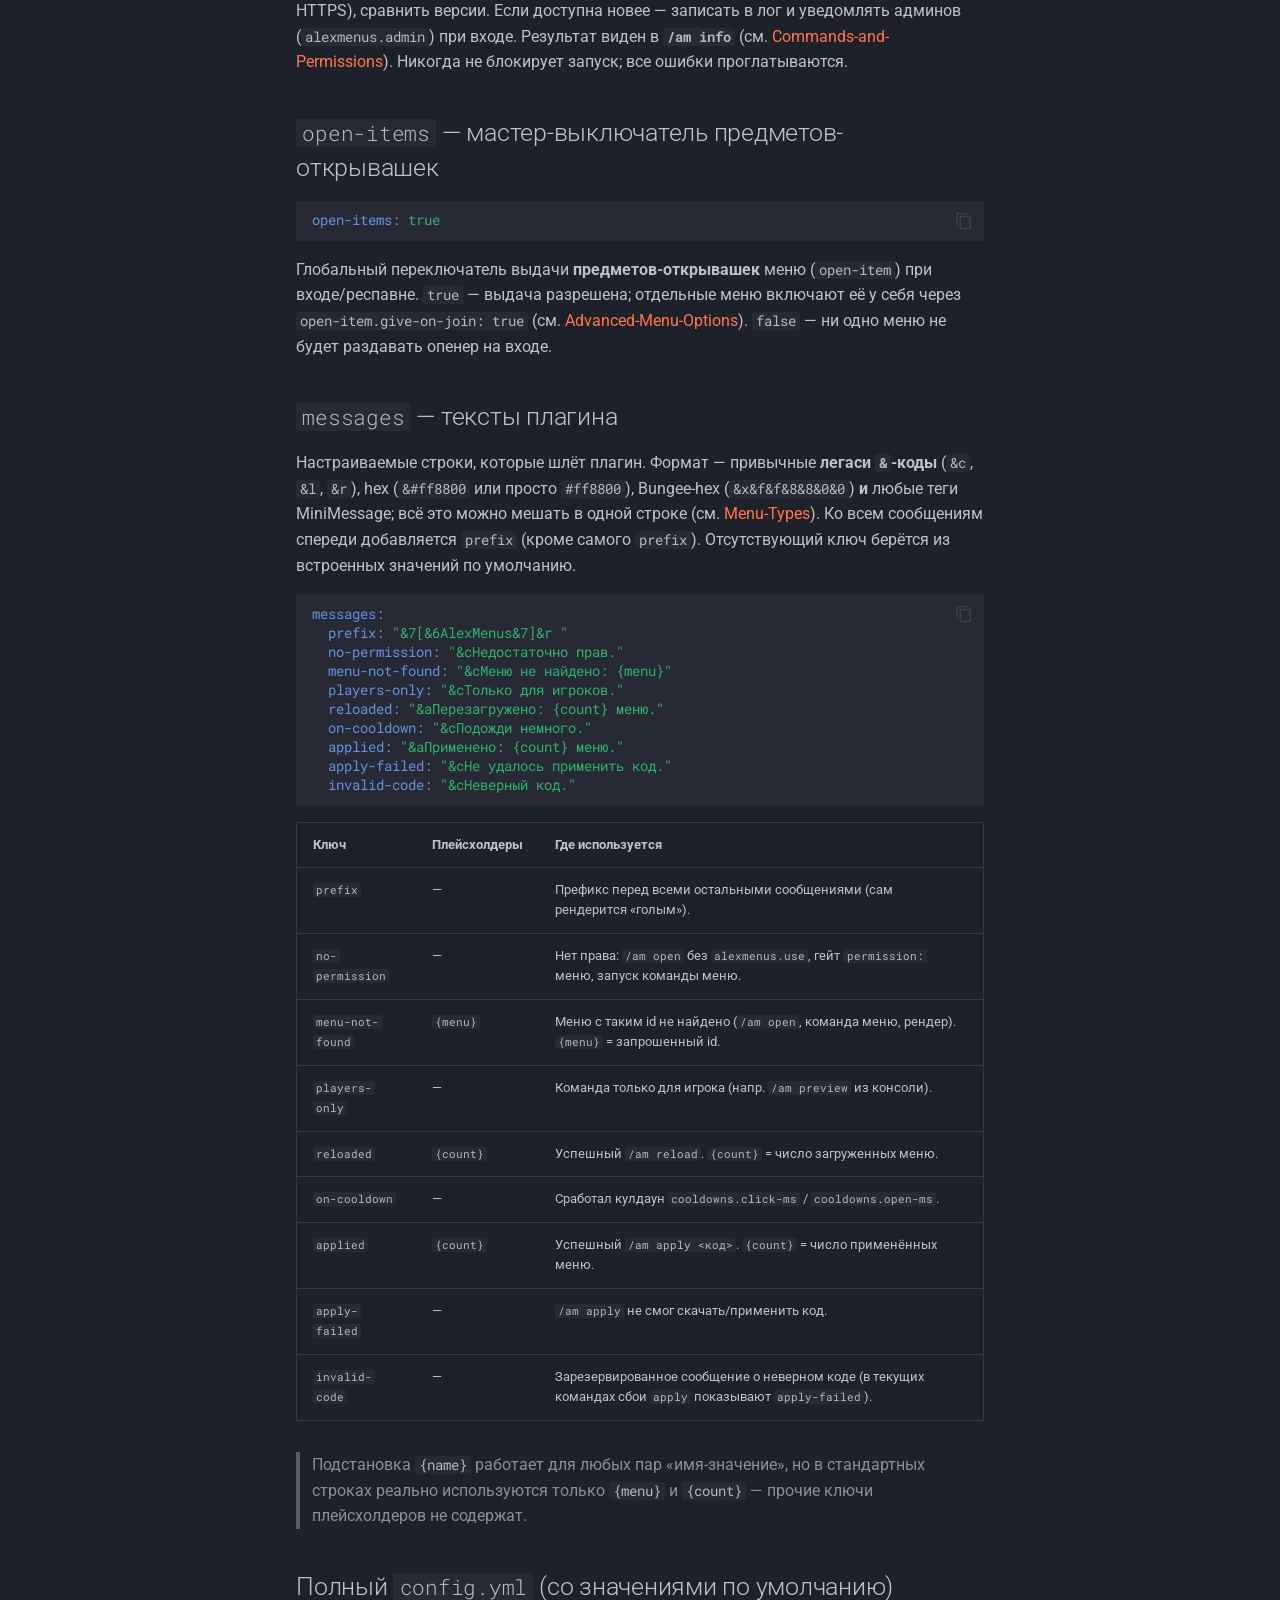
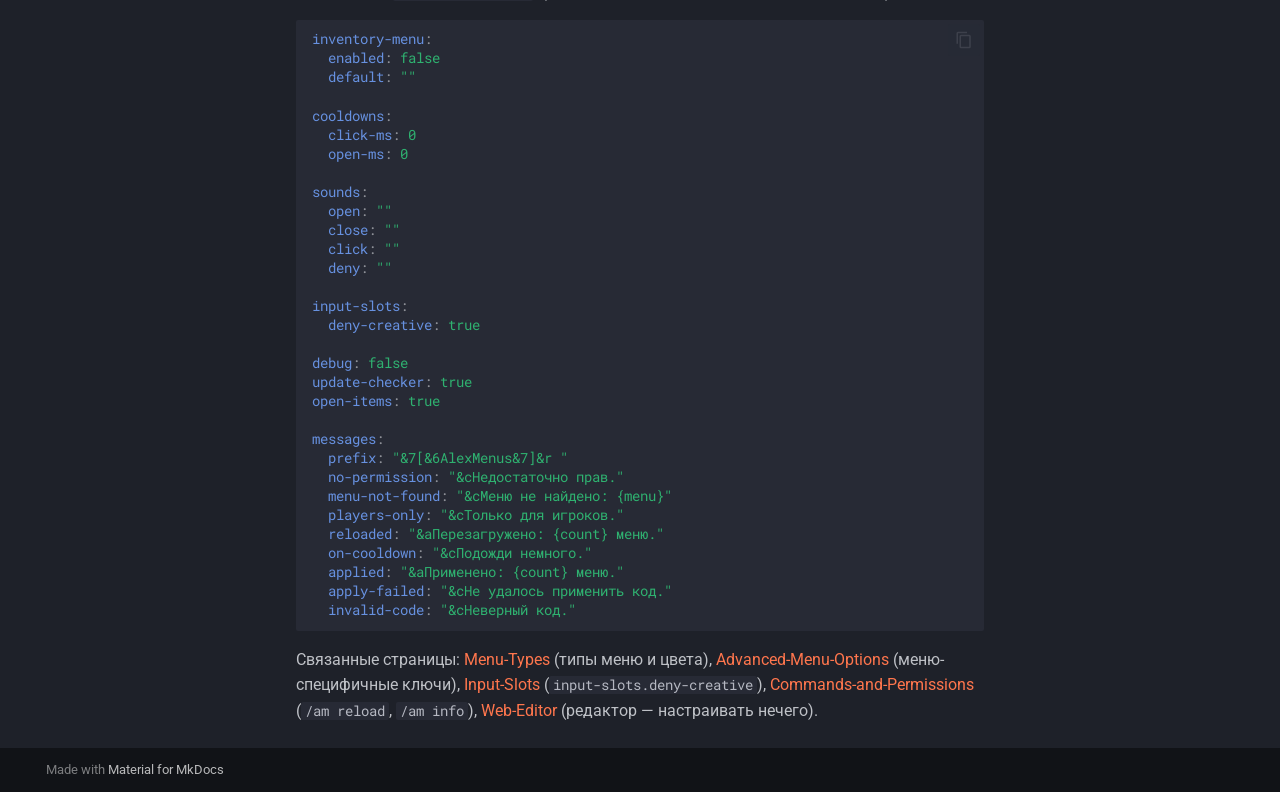
<file: Configuration/index.html>
<!doctype html>
<html lang="ru" class="no-js">
  <head>
    
      <meta charset="utf-8">
      <meta name="viewport" content="width=device-width,initial-scale=1">
      
        <meta name="description" content="Документация плагина AlexMenus — движок меню для Paper 1.21.11">
      
      
      
        <link rel="canonical" href="https://alexfirst404.github.io/alexmenus-wiki/Configuration/">
      
      
        <link rel="prev" href="../Getting-Started/">
      
      
        <link rel="next" href="../Menu-Types/">
      
      
        
      
      
      <link rel="icon" href="../assets/favicon.png">
      <meta name="generator" content="mkdocs-1.6.1, mkdocs-material-9.7.7">
    
    
      
        <title>Настройки (config.yml) - AlexMenus</title>
      
    
    
      <link rel="stylesheet" href="../assets/stylesheets/main.ec1eaa64.min.css">
      
        
        <link rel="stylesheet" href="../assets/stylesheets/palette.ab4e12ef.min.css">
      
      


    
    
      
    
    
      
        
        
        <link rel="preconnect" href="https://fonts.gstatic.com" crossorigin>
        <link rel="stylesheet" href="https://fonts.googleapis.com/css?family=Roboto:300,300i,400,400i,700,700i%7CRoboto+Mono:400,400i,700,700i&display=fallback">
        <style>:root{--md-text-font:"Roboto";--md-code-font:"Roboto Mono"}</style>
      
    
    
      <link rel="stylesheet" href="../assets/pixel.css">
    
    <script>__md_scope=new URL("..",location),__md_hash=e=>[...e].reduce(((e,_)=>(e<<5)-e+_.charCodeAt(0)),0),__md_get=(e,_=localStorage,t=__md_scope)=>JSON.parse(_.getItem(t.pathname+"."+e)),__md_set=(e,_,t=localStorage,a=__md_scope)=>{try{t.setItem(a.pathname+"."+e,JSON.stringify(_))}catch(e){}}</script>
    
      

    
    
  </head>
  
  
    
    
      
    
    
    
    
    <body dir="ltr" data-md-color-scheme="slate" data-md-color-primary="deep-orange" data-md-color-accent="orange">
  
    
    <input class="md-toggle" data-md-toggle="drawer" type="checkbox" id="__drawer" autocomplete="off">
    <input class="md-toggle" data-md-toggle="search" type="checkbox" id="__search" autocomplete="off">
    <label class="md-overlay" for="__drawer"></label>
    <div data-md-component="skip">
      
        
        <a href="#configyml" class="md-skip">
          Перейти к содержанию
        </a>
      
    </div>
    <div data-md-component="announce">
      
    </div>
    
    
      

  

<header class="md-header md-header--shadow" data-md-component="header">
  <nav class="md-header__inner md-grid" aria-label="Верхний колонтитул">
    <a href=".." title="AlexMenus" class="md-header__button md-logo" aria-label="AlexMenus" data-md-component="logo">
      
  <img src="../assets/logo.svg" alt="logo">

    </a>
    <label class="md-header__button md-icon" for="__drawer">
      
      <svg xmlns="http://www.w3.org/2000/svg" viewBox="0 0 24 24"><path d="M3 6h18v2H3zm0 5h18v2H3zm0 5h18v2H3z"/></svg>
    </label>
    <div class="md-header__title" data-md-component="header-title">
      <div class="md-header__ellipsis">
        <div class="md-header__topic">
          <span class="md-ellipsis">
            AlexMenus
          </span>
        </div>
        <div class="md-header__topic" data-md-component="header-topic">
          <span class="md-ellipsis">
            
              Настройки (config.yml)
            
          </span>
        </div>
      </div>
    </div>
    
      
        <form class="md-header__option" data-md-component="palette">
  
    
    
    
    <input class="md-option" data-md-color-media="" data-md-color-scheme="slate" data-md-color-primary="deep-orange" data-md-color-accent="orange"  aria-label="Светлая тема"  type="radio" name="__palette" id="__palette_0">
    
      <label class="md-header__button md-icon" title="Светлая тема" for="__palette_1" hidden>
        <svg xmlns="http://www.w3.org/2000/svg" viewBox="0 0 24 24"><path d="M12 7a5 5 0 0 1 5 5 5 5 0 0 1-5 5 5 5 0 0 1-5-5 5 5 0 0 1 5-5m0 2a3 3 0 0 0-3 3 3 3 0 0 0 3 3 3 3 0 0 0 3-3 3 3 0 0 0-3-3m0-7 2.39 3.42C13.65 5.15 12.84 5 12 5s-1.65.15-2.39.42zM3.34 7l4.16-.35A7.2 7.2 0 0 0 5.94 8.5c-.44.74-.69 1.5-.83 2.29zm.02 10 1.76-3.77a7.131 7.131 0 0 0 2.38 4.14zM20.65 7l-1.77 3.79a7.02 7.02 0 0 0-2.38-4.15zm-.01 10-4.14.36c.59-.51 1.12-1.14 1.54-1.86.42-.73.69-1.5.83-2.29zM12 22l-2.41-3.44c.74.27 1.55.44 2.41.44.82 0 1.63-.17 2.37-.44z"/></svg>
      </label>
    
  
    
    
    
    <input class="md-option" data-md-color-media="" data-md-color-scheme="default" data-md-color-primary="deep-orange" data-md-color-accent="orange"  aria-label="Тёмная тема"  type="radio" name="__palette" id="__palette_1">
    
      <label class="md-header__button md-icon" title="Тёмная тема" for="__palette_0" hidden>
        <svg xmlns="http://www.w3.org/2000/svg" viewBox="0 0 24 24"><path d="m17.75 4.09-2.53 1.94.91 3.06-2.63-1.81-2.63 1.81.91-3.06-2.53-1.94L12.44 4l1.06-3 1.06 3zm3.5 6.91-1.64 1.25.59 1.98-1.7-1.17-1.7 1.17.59-1.98L15.75 11l2.06-.05L18.5 9l.69 1.95zm-2.28 4.95c.83-.08 1.72 1.1 1.19 1.85-.32.45-.66.87-1.08 1.27C15.17 23 8.84 23 4.94 19.07c-3.91-3.9-3.91-10.24 0-14.14.4-.4.82-.76 1.27-1.08.75-.53 1.93.36 1.85 1.19-.27 2.86.69 5.83 2.89 8.02a9.96 9.96 0 0 0 8.02 2.89m-1.64 2.02a12.08 12.08 0 0 1-7.8-3.47c-2.17-2.19-3.33-5-3.49-7.82-2.81 3.14-2.7 7.96.31 10.98 3.02 3.01 7.84 3.12 10.98.31"/></svg>
      </label>
    
  
</form>
      
    
    
      <script>var palette=__md_get("__palette");if(palette&&palette.color){if("(prefers-color-scheme)"===palette.color.media){var media=matchMedia("(prefers-color-scheme: light)"),input=document.querySelector(media.matches?"[data-md-color-media='(prefers-color-scheme: light)']":"[data-md-color-media='(prefers-color-scheme: dark)']");palette.color.media=input.getAttribute("data-md-color-media"),palette.color.scheme=input.getAttribute("data-md-color-scheme"),palette.color.primary=input.getAttribute("data-md-color-primary"),palette.color.accent=input.getAttribute("data-md-color-accent")}for(var[key,value]of Object.entries(palette.color))document.body.setAttribute("data-md-color-"+key,value)}</script>
    
    
    
      
      
        <label class="md-header__button md-icon" for="__search">
          
          <svg xmlns="http://www.w3.org/2000/svg" viewBox="0 0 24 24"><path d="M9.5 3A6.5 6.5 0 0 1 16 9.5c0 1.61-.59 3.09-1.56 4.23l.27.27h.79l5 5-1.5 1.5-5-5v-.79l-.27-.27A6.52 6.52 0 0 1 9.5 16 6.5 6.5 0 0 1 3 9.5 6.5 6.5 0 0 1 9.5 3m0 2C7 5 5 7 5 9.5S7 14 9.5 14 14 12 14 9.5 12 5 9.5 5"/></svg>
        </label>
        <div class="md-search" data-md-component="search" role="dialog">
  <label class="md-search__overlay" for="__search"></label>
  <div class="md-search__inner" role="search">
    <form class="md-search__form" name="search">
      <input type="text" class="md-search__input" name="query" aria-label="Поиск" placeholder="Поиск" autocapitalize="off" autocorrect="off" autocomplete="off" spellcheck="false" data-md-component="search-query" required>
      <label class="md-search__icon md-icon" for="__search">
        
        <svg xmlns="http://www.w3.org/2000/svg" viewBox="0 0 24 24"><path d="M9.5 3A6.5 6.5 0 0 1 16 9.5c0 1.61-.59 3.09-1.56 4.23l.27.27h.79l5 5-1.5 1.5-5-5v-.79l-.27-.27A6.52 6.52 0 0 1 9.5 16 6.5 6.5 0 0 1 3 9.5 6.5 6.5 0 0 1 9.5 3m0 2C7 5 5 7 5 9.5S7 14 9.5 14 14 12 14 9.5 12 5 9.5 5"/></svg>
        
        <svg xmlns="http://www.w3.org/2000/svg" viewBox="0 0 24 24"><path d="M20 11v2H8l5.5 5.5-1.42 1.42L4.16 12l7.92-7.92L13.5 5.5 8 11z"/></svg>
      </label>
      <nav class="md-search__options" aria-label="Поиск">
        
        <button type="reset" class="md-search__icon md-icon" title="Очистить" aria-label="Очистить" tabindex="-1">
          
          <svg xmlns="http://www.w3.org/2000/svg" viewBox="0 0 24 24"><path d="M19 6.41 17.59 5 12 10.59 6.41 5 5 6.41 10.59 12 5 17.59 6.41 19 12 13.41 17.59 19 19 17.59 13.41 12z"/></svg>
        </button>
      </nav>
      
        <div class="md-search__suggest" data-md-component="search-suggest"></div>
      
    </form>
    <div class="md-search__output">
      <div class="md-search__scrollwrap" tabindex="0" data-md-scrollfix>
        <div class="md-search-result" data-md-component="search-result">
          <div class="md-search-result__meta">
            Инициализация поиска
          </div>
          <ol class="md-search-result__list" role="presentation"></ol>
        </div>
      </div>
    </div>
  </div>
</div>
      
    
    
      <div class="md-header__source">
        <a href="https://github.com/AlexFirst404/alexmenus-editor" title="Перейти к репозиторию" class="md-source" data-md-component="source">
  <div class="md-source__icon md-icon">
    
    <svg xmlns="http://www.w3.org/2000/svg" viewBox="0 0 448 512"><!--! Font Awesome Free 7.1.0 by @fontawesome - https://fontawesome.com License - https://fontawesome.com/license/free (Icons: CC BY 4.0, Fonts: SIL OFL 1.1, Code: MIT License) Copyright 2025 Fonticons, Inc.--><path d="M439.6 236.1 244 40.5c-5.4-5.5-12.8-8.5-20.4-8.5s-15 3-20.4 8.4L162.5 81l51.5 51.5c27.1-9.1 52.7 16.8 43.4 43.7l49.7 49.7c34.2-11.8 61.2 31 35.5 56.7-26.5 26.5-70.2-2.9-56-37.3L240.3 199v121.9c25.3 12.5 22.3 41.8 9.1 55-6.4 6.4-15.2 10.1-24.3 10.1s-17.8-3.6-24.3-10.1c-17.6-17.6-11.1-46.9 11.2-56v-123c-20.8-8.5-24.6-30.7-18.6-45L142.6 101 8.5 235.1C3 240.6 0 247.9 0 255.5s3 15 8.5 20.4l195.6 195.7c5.4 5.4 12.7 8.4 20.4 8.4s15-3 20.4-8.4l194.7-194.7c5.4-5.4 8.4-12.8 8.4-20.4s-3-15-8.4-20.4"/></svg>
  </div>
  <div class="md-source__repository">
    AlexFirst404/alexmenus-editor
  </div>
</a>
      </div>
    
  </nav>
  
</header>
    
    <div class="md-container" data-md-component="container">
      
      
        
          
        
      
      <main class="md-main" data-md-component="main">
        <div class="md-main__inner md-grid">
          
            
              
              <div class="md-sidebar md-sidebar--primary" data-md-component="sidebar" data-md-type="navigation" >
                <div class="md-sidebar__scrollwrap">
                  <div class="md-sidebar__inner">
                    



<nav class="md-nav md-nav--primary" aria-label="Навигация" data-md-level="0">
  <label class="md-nav__title" for="__drawer">
    <a href=".." title="AlexMenus" class="md-nav__button md-logo" aria-label="AlexMenus" data-md-component="logo">
      
  <img src="../assets/logo.svg" alt="logo">

    </a>
    AlexMenus
  </label>
  
    <div class="md-nav__source">
      <a href="https://github.com/AlexFirst404/alexmenus-editor" title="Перейти к репозиторию" class="md-source" data-md-component="source">
  <div class="md-source__icon md-icon">
    
    <svg xmlns="http://www.w3.org/2000/svg" viewBox="0 0 448 512"><!--! Font Awesome Free 7.1.0 by @fontawesome - https://fontawesome.com License - https://fontawesome.com/license/free (Icons: CC BY 4.0, Fonts: SIL OFL 1.1, Code: MIT License) Copyright 2025 Fonticons, Inc.--><path d="M439.6 236.1 244 40.5c-5.4-5.5-12.8-8.5-20.4-8.5s-15 3-20.4 8.4L162.5 81l51.5 51.5c27.1-9.1 52.7 16.8 43.4 43.7l49.7 49.7c34.2-11.8 61.2 31 35.5 56.7-26.5 26.5-70.2-2.9-56-37.3L240.3 199v121.9c25.3 12.5 22.3 41.8 9.1 55-6.4 6.4-15.2 10.1-24.3 10.1s-17.8-3.6-24.3-10.1c-17.6-17.6-11.1-46.9 11.2-56v-123c-20.8-8.5-24.6-30.7-18.6-45L142.6 101 8.5 235.1C3 240.6 0 247.9 0 255.5s3 15 8.5 20.4l195.6 195.7c5.4 5.4 12.7 8.4 20.4 8.4s15-3 20.4-8.4l194.7-194.7c5.4-5.4 8.4-12.8 8.4-20.4s-3-15-8.4-20.4"/></svg>
  </div>
  <div class="md-source__repository">
    AlexFirst404/alexmenus-editor
  </div>
</a>
    </div>
  
  <ul class="md-nav__list" data-md-scrollfix>
    
      
      
  
  
  
  
    <li class="md-nav__item">
      <a href=".." class="md-nav__link">
        
  
  
  <span class="md-ellipsis">
    
  
    Главная
  

    
  </span>
  
  

      </a>
    </li>
  

    
      
      
  
  
  
  
    <li class="md-nav__item">
      <a href="../Getting-Started/" class="md-nav__link">
        
  
  
  <span class="md-ellipsis">
    
  
    Начало работы
  

    
  </span>
  
  

      </a>
    </li>
  

    
      
      
  
  
    
  
  
  
    <li class="md-nav__item md-nav__item--active">
      
      <input class="md-nav__toggle md-toggle" type="checkbox" id="__toc">
      
      
        
      
      
        <label class="md-nav__link md-nav__link--active" for="__toc">
          
  
  
  <span class="md-ellipsis">
    
  
    Настройки (config.yml)
  

    
  </span>
  
  

          <span class="md-nav__icon md-icon"></span>
        </label>
      
      <a href="./" class="md-nav__link md-nav__link--active">
        
  
  
  <span class="md-ellipsis">
    
  
    Настройки (config.yml)
  

    
  </span>
  
  

      </a>
      
        

<nav class="md-nav md-nav--secondary" aria-label="Содержание">
  
  
  
    
  
  
    <label class="md-nav__title" for="__toc">
      <span class="md-nav__icon md-icon"></span>
      Содержание
    </label>
    <ul class="md-nav__list" data-md-component="toc" data-md-scrollfix>
      
        <li class="md-nav__item">
  <a href="#inventory-menu" class="md-nav__link">
    <span class="md-ellipsis">
      
        inventory-menu — меню прямо в инвентаре
      
    </span>
  </a>
  
</li>
      
        <li class="md-nav__item">
  <a href="#editor" class="md-nav__link">
    <span class="md-ellipsis">
      
        ~~editor~~ — блока больше нет
      
    </span>
  </a>
  
</li>
      
        <li class="md-nav__item">
  <a href="#input-slots" class="md-nav__link">
    <span class="md-ellipsis">
      
        input-slots — слоты для вещей игрока
      
    </span>
  </a>
  
</li>
      
        <li class="md-nav__item">
  <a href="#cooldowns-" class="md-nav__link">
    <span class="md-ellipsis">
      
        cooldowns — антиспам-задержки (мс)
      
    </span>
  </a>
  
</li>
      
        <li class="md-nav__item">
  <a href="#sounds" class="md-nav__link">
    <span class="md-ellipsis">
      
        sounds — стандартные звуки меню
      
    </span>
  </a>
  
</li>
      
        <li class="md-nav__item">
  <a href="#debug" class="md-nav__link">
    <span class="md-ellipsis">
      
        debug — подробные логи
      
    </span>
  </a>
  
</li>
      
        <li class="md-nav__item">
  <a href="#update-checker" class="md-nav__link">
    <span class="md-ellipsis">
      
        update-checker — проверка обновлений
      
    </span>
  </a>
  
</li>
      
        <li class="md-nav__item">
  <a href="#open-items-" class="md-nav__link">
    <span class="md-ellipsis">
      
        open-items — мастер-выключатель предметов-открывашек
      
    </span>
  </a>
  
</li>
      
        <li class="md-nav__item">
  <a href="#messages" class="md-nav__link">
    <span class="md-ellipsis">
      
        messages — тексты плагина
      
    </span>
  </a>
  
</li>
      
        <li class="md-nav__item">
  <a href="#configyml_1" class="md-nav__link">
    <span class="md-ellipsis">
      
        Полный config.yml (со значениями по умолчанию)
      
    </span>
  </a>
  
</li>
      
    </ul>
  
</nav>
      
    </li>
  

    
      
      
  
  
  
  
    <li class="md-nav__item">
      <a href="../Menu-Types/" class="md-nav__link">
        
  
  
  <span class="md-ellipsis">
    
  
    Типы меню
  

    
  </span>
  
  

      </a>
    </li>
  

    
      
      
  
  
  
  
    <li class="md-nav__item">
      <a href="../Items-and-Clicks/" class="md-nav__link">
        
  
  
  <span class="md-ellipsis">
    
  
    Предметы и клики
  

    
  </span>
  
  

      </a>
    </li>
  

    
      
      
  
  
  
  
    <li class="md-nav__item">
      <a href="../Input-Slots/" class="md-nav__link">
        
  
  
  <span class="md-ellipsis">
    
  
    Input-слоты
  

    
  </span>
  
  

      </a>
    </li>
  

    
      
      
  
  
  
  
    <li class="md-nav__item">
      <a href="../Animations/" class="md-nav__link">
        
  
  
  <span class="md-ellipsis">
    
  
    Анимации
  

    
  </span>
  
  

      </a>
    </li>
  

    
      
      
  
  
  
  
    <li class="md-nav__item">
      <a href="../Requirements/" class="md-nav__link">
        
  
  
  <span class="md-ellipsis">
    
  
    Условия (requirements)
  

    
  </span>
  
  

      </a>
    </li>
  

    
      
      
  
  
  
  
    <li class="md-nav__item">
      <a href="../Actions/" class="md-nav__link">
        
  
  
  <span class="md-ellipsis">
    
  
    Действия
  

    
  </span>
  
  

      </a>
    </li>
  

    
      
      
  
  
  
  
    <li class="md-nav__item">
      <a href="../Advanced-Menu-Options/" class="md-nav__link">
        
  
  
  <span class="md-ellipsis">
    
  
    Расширенные опции меню
  

    
  </span>
  
  

      </a>
    </li>
  

    
      
      
  
  
  
  
    <li class="md-nav__item">
      <a href="../Placeholders-and-Integrations/" class="md-nav__link">
        
  
  
  <span class="md-ellipsis">
    
  
    Плейсхолдеры и интеграции
  

    
  </span>
  
  

      </a>
    </li>
  

    
      
      
  
  
  
  
    <li class="md-nav__item">
      <a href="../Commands-and-Permissions/" class="md-nav__link">
        
  
  
  <span class="md-ellipsis">
    
  
    Команды и права
  

    
  </span>
  
  

      </a>
    </li>
  

    
      
      
  
  
  
  
    <li class="md-nav__item">
      <a href="../Web-Editor/" class="md-nav__link">
        
  
  
  <span class="md-ellipsis">
    
  
    Веб-редактор
  

    
  </span>
  
  

      </a>
    </li>
  

    
      
      
  
  
  
  
    <li class="md-nav__item">
      <a href="../Examples/" class="md-nav__link">
        
  
  
  <span class="md-ellipsis">
    
  
    Примеры
  

    
  </span>
  
  

      </a>
    </li>
  

    
  </ul>
</nav>
                  </div>
                </div>
              </div>
            
            
              
              <div class="md-sidebar md-sidebar--secondary" data-md-component="sidebar" data-md-type="toc" >
                <div class="md-sidebar__scrollwrap">
                  <div class="md-sidebar__inner">
                    

<nav class="md-nav md-nav--secondary" aria-label="Содержание">
  
  
  
    
  
  
    <label class="md-nav__title" for="__toc">
      <span class="md-nav__icon md-icon"></span>
      Содержание
    </label>
    <ul class="md-nav__list" data-md-component="toc" data-md-scrollfix>
      
        <li class="md-nav__item">
  <a href="#inventory-menu" class="md-nav__link">
    <span class="md-ellipsis">
      
        inventory-menu — меню прямо в инвентаре
      
    </span>
  </a>
  
</li>
      
        <li class="md-nav__item">
  <a href="#editor" class="md-nav__link">
    <span class="md-ellipsis">
      
        ~~editor~~ — блока больше нет
      
    </span>
  </a>
  
</li>
      
        <li class="md-nav__item">
  <a href="#input-slots" class="md-nav__link">
    <span class="md-ellipsis">
      
        input-slots — слоты для вещей игрока
      
    </span>
  </a>
  
</li>
      
        <li class="md-nav__item">
  <a href="#cooldowns-" class="md-nav__link">
    <span class="md-ellipsis">
      
        cooldowns — антиспам-задержки (мс)
      
    </span>
  </a>
  
</li>
      
        <li class="md-nav__item">
  <a href="#sounds" class="md-nav__link">
    <span class="md-ellipsis">
      
        sounds — стандартные звуки меню
      
    </span>
  </a>
  
</li>
      
        <li class="md-nav__item">
  <a href="#debug" class="md-nav__link">
    <span class="md-ellipsis">
      
        debug — подробные логи
      
    </span>
  </a>
  
</li>
      
        <li class="md-nav__item">
  <a href="#update-checker" class="md-nav__link">
    <span class="md-ellipsis">
      
        update-checker — проверка обновлений
      
    </span>
  </a>
  
</li>
      
        <li class="md-nav__item">
  <a href="#open-items-" class="md-nav__link">
    <span class="md-ellipsis">
      
        open-items — мастер-выключатель предметов-открывашек
      
    </span>
  </a>
  
</li>
      
        <li class="md-nav__item">
  <a href="#messages" class="md-nav__link">
    <span class="md-ellipsis">
      
        messages — тексты плагина
      
    </span>
  </a>
  
</li>
      
        <li class="md-nav__item">
  <a href="#configyml_1" class="md-nav__link">
    <span class="md-ellipsis">
      
        Полный config.yml (со значениями по умолчанию)
      
    </span>
  </a>
  
</li>
      
    </ul>
  
</nav>
                  </div>
                </div>
              </div>
            
          
          
            <div class="md-content" data-md-component="content">
              
              <article class="md-content__inner md-typeset">
                
                  


  
  


<h1 id="configyml">Конфигурация (<code>config.yml</code>)<a class="headerlink" href="#configyml" title="Permanent link">&para;</a></h1>
<p>Файл <code>plugins/AlexMenus/config.yml</code> — глобальные настройки плагина (сами меню лежат в <code>menus/*.yml</code>, см.
<a href="../Getting-Started/">Getting-Started</a>). Все ключи <strong>необязательны</strong>: чего нет — берётся значение по умолчанию.
Файл перечитывается на каждом <strong><code>/am reload</code></strong> (и при рестарте) — рестарт сервера не нужен.</p>
<blockquote>
<p>Меню-специфичные настройки (<code>update-interval</code>, <code>args</code>, <code>open-item</code>, <code>open-animation</code>) задаются НЕ здесь, а
в самом файле меню — см. <a href="../Advanced-Menu-Options/">Advanced-Menu-Options</a>.</p>
</blockquote>
<h2 id="inventory-menu"><code>inventory-menu</code> — меню прямо в инвентаре<a class="headerlink" href="#inventory-menu" title="Permanent link">&para;</a></h2>
<p>Управляет экспериментальным бэкендом <code>type: inventory</code> (подробнее — <a href="../Menu-Types/">Menu-Types</a>).</p>
<div class="highlight"><pre><span></span><code><span class="nt">inventory-menu</span><span class="p">:</span>
<span class="w">  </span><span class="nt">enabled</span><span class="p">:</span><span class="w"> </span><span class="l l-Scalar l-Scalar-Plain">false</span><span class="w">      </span><span class="c1"># true — показывать меню-инвентарь всем игрокам при входе</span>
<span class="w">  </span><span class="nt">default</span><span class="p">:</span><span class="w"> </span><span class="s">&quot;&quot;</span><span class="w">         </span><span class="c1"># id меню (type: inventory), которое показывать по умолчанию</span>
</code></pre></div>
<table>
<thead>
<tr>
<th>Ключ</th>
<th>По умолчанию</th>
<th>Назначение</th>
</tr>
</thead>
<tbody>
<tr>
<td><code>inventory-menu.enabled</code></td>
<td><code>false</code></td>
<td><code>true</code> — при входе всем игрокам авто-показывается меню-по-умолчанию.</td>
</tr>
<tr>
<td><code>inventory-menu.default</code></td>
<td><code>""</code></td>
<td>id <code>inventory</code>-меню для авто-показа. Из него переходят на другие через <code>open_menu</code>. Авто-показ <strong>тихо</strong> уважает <code>permission</code>/<code>open-requirement</code> меню (без спама deny всем).</td>
</tr>
</tbody>
</table>
<h2 id="editor">~~<code>editor</code>~~ — блока больше нет<a class="headerlink" href="#editor" title="Permanent link">&para;</a></h2>
<div class="admonition danger">
<p class="admonition-title">Удалено в 1.7.0</p>
<p>Секции <strong><code>editor:</code> в <code>config.yml</code> больше не существует</strong>. Адреса хостед-редактора и paste-воркера
<strong>зашиты в плагин</strong> и не настраиваются — <code>/am editor</code> работает сразу после установки, настраивать
нечего.</p>
<p>Если блок <code>editor:</code> остался в твоём старом конфиге — ничего не сломается: плагин <strong>один раз напишет
предупреждение в лог</strong> и проигнорирует его. Блок можно спокойно удалить.</p>
</div>
<p>Подробности — <a href="../Web-Editor/">Web-Editor</a>.</p>
<h2 id="input-slots"><code>input-slots</code> — слоты для вещей игрока<a class="headerlink" href="#input-slots" title="Permanent link">&para;</a></h2>
<p>Поведение ячеек, куда игрок кладёт <strong>свои</strong> предметы (<code>input:</code> у элемента меню, см.
<a href="../Input-Slots/">Input-Slots</a>).</p>
<div class="highlight"><pre><span></span><code><span class="nt">input-slots</span><span class="p">:</span>
<span class="w">  </span><span class="nt">deny-creative</span><span class="p">:</span><span class="w"> </span><span class="l l-Scalar l-Scalar-Plain">true</span><span class="w">   </span><span class="c1"># не принимать вещи из креатива</span>
</code></pre></div>
<table>
<thead>
<tr>
<th>Ключ</th>
<th>По умолчанию</th>
<th>Назначение</th>
</tr>
</thead>
<tbody>
<tr>
<td><code>input-slots.deny-creative</code></td>
<td><code>true</code></td>
<td><code>true</code> — не принимать в input-слот вещи, положенные игроком в <strong>креативном</strong> режиме: там стек бесконечный, и на выходе это дюп. <code>false</code> — принимать (на свой страх и риск).</td>
</tr>
</tbody>
</table>
<blockquote>
<p>Возврат предметов (закрытие, выход, смерть, <code>/am reload</code>, краш сервера) настройками не управляется — он
безусловен. Снимки лежат в <code>plugins/AlexMenus/pending/</code> и удаляются сразу после выдачи.</p>
</blockquote>
<h2 id="cooldowns-"><code>cooldowns</code> — антиспам-задержки (мс)<a class="headerlink" href="#cooldowns-" title="Permanent link">&para;</a></h2>
<p>Персональные (на игрока) задержки в <strong>миллисекундах</strong>. <code>0</code> = функция выключена.</p>
<div class="highlight"><pre><span></span><code><span class="nt">cooldowns</span><span class="p">:</span>
<span class="w">  </span><span class="nt">click-ms</span><span class="p">:</span><span class="w"> </span><span class="l l-Scalar l-Scalar-Plain">0</span><span class="w">     </span><span class="c1"># минимальная пауза между кликами по меню</span>
<span class="w">  </span><span class="nt">open-ms</span><span class="p">:</span><span class="w"> </span><span class="l l-Scalar l-Scalar-Plain">0</span><span class="w">      </span><span class="c1"># минимальная пауза между открытиями меню</span>
</code></pre></div>
<table>
<thead>
<tr>
<th>Ключ</th>
<th>По умолчанию</th>
<th>Назначение</th>
</tr>
</thead>
<tbody>
<tr>
<td><code>cooldowns.click-ms</code></td>
<td><code>0</code></td>
<td>Мин. пауза (мс) между кликами игрока по меню. Проверяется <strong>до</strong> requirements/действий; при отказе шлётся <code>on-cooldown</code> и звук <code>sounds.deny</code>.</td>
</tr>
<tr>
<td><code>cooldowns.open-ms</code></td>
<td><code>0</code></td>
<td>Мин. пауза (мс) между открытиями меню (<code>open</code>). При отказе — <code>on-cooldown</code> + <code>sounds.deny</code>.</td>
</tr>
</tbody>
</table>
<blockquote>
<p>Кулдауны считаются по «настенным» часам и переживают <code>reload</code>; записи игрока чистятся при выходе.</p>
</blockquote>
<h2 id="sounds"><code>sounds</code> — стандартные звуки меню<a class="headerlink" href="#sounds" title="Permanent link">&para;</a></h2>
<p>Звук-ключи (<code>namespace:path</code>), проигрываемые на четырёх встроенных событиях. <strong>Пусто/не задано = без
звука</strong> (звуки выключены из коробки).</p>
<div class="highlight"><pre><span></span><code><span class="nt">sounds</span><span class="p">:</span>
<span class="w">  </span><span class="nt">open</span><span class="p">:</span><span class="w"> </span><span class="s">&quot;&quot;</span><span class="w">        </span><span class="c1"># напр. minecraft:block.chest.open</span>
<span class="w">  </span><span class="nt">close</span><span class="p">:</span><span class="w"> </span><span class="s">&quot;&quot;</span>
<span class="w">  </span><span class="nt">click</span><span class="p">:</span><span class="w"> </span><span class="s">&quot;&quot;</span><span class="w">       </span><span class="c1"># напр. minecraft:ui.button.click</span>
<span class="w">  </span><span class="nt">deny</span><span class="p">:</span><span class="w"> </span><span class="s">&quot;&quot;</span><span class="w">        </span><span class="c1"># когда click-requirement отклоняет клик (и при кулдауне)</span>
</code></pre></div>
<table>
<thead>
<tr>
<th>Ключ</th>
<th>Когда проигрывается</th>
</tr>
</thead>
<tbody>
<tr>
<td><code>sounds.open</code></td>
<td>При открытии меню.</td>
</tr>
<tr>
<td><code>sounds.close</code></td>
<td>При закрытии меню (<code>close</code>/<code>closeInventory</code>).</td>
</tr>
<tr>
<td><code>sounds.click</code></td>
<td>При клике, который <strong>проходит</strong> (после успешного <code>click-requirement</code>).</td>
</tr>
<tr>
<td><code>sounds.deny</code></td>
<td>Когда <code>click-requirement</code> отклонил клик, а также при срабатывании кулдауна.</td>
</tr>
</tbody>
</table>
<blockquote>
<p>Индивидуальный <code>sound:</code> в действии (<code>type: sound</code>, см. <a href="../Actions/">Actions</a>) <strong>приоритетнее</strong> и не зависит от
этих настроек — здесь только четыре встроенных события. Громкость/высота фиксированы (<code>1.0</code>), источник
<code>MASTER</code>. Битый ключ логируется и пропускается (без краша).</p>
</blockquote>
<h2 id="debug"><code>debug</code> — подробные логи<a class="headerlink" href="#debug" title="Permanent link">&para;</a></h2>
<div class="highlight"><pre><span></span><code><span class="nt">debug</span><span class="p">:</span><span class="w"> </span><span class="l l-Scalar l-Scalar-Plain">false</span>
</code></pre></div>
<p><code>true</code> — писать в лог подробности: загрузка каждого меню (id, категория, файл), запуск каждого действия
(<code>action '&lt;type&gt;' -&gt; &lt;игрок&gt;</code>), оценку требований, попытки give/revoke прав. Полезно при отладке YAML.</p>
<h2 id="update-checker"><code>update-checker</code> — проверка обновлений<a class="headerlink" href="#update-checker" title="Permanent link">&para;</a></h2>
<div class="highlight"><pre><span></span><code><span class="nt">update-checker</span><span class="p">:</span><span class="w"> </span><span class="l l-Scalar l-Scalar-Plain">true</span>
</code></pre></div>
<p><code>true</code> — при запуске один раз асинхронно опросить GitHub Releases (только <strong>исходящий</strong> HTTPS), сравнить
версии. Если доступна новее — записать в лог и уведомлять админов (<code>alexmenus.admin</code>) при входе. Результат
виден в <strong><code>/am info</code></strong> (см. <a href="../Commands-and-Permissions/">Commands-and-Permissions</a>). Никогда не блокирует
запуск; все ошибки проглатываются.</p>
<h2 id="open-items-"><code>open-items</code> — мастер-выключатель предметов-открывашек<a class="headerlink" href="#open-items-" title="Permanent link">&para;</a></h2>
<div class="highlight"><pre><span></span><code><span class="nt">open-items</span><span class="p">:</span><span class="w"> </span><span class="l l-Scalar l-Scalar-Plain">true</span>
</code></pre></div>
<p>Глобальный переключатель выдачи <strong>предметов-открывашек</strong> меню (<code>open-item</code>) при входе/респавне. <code>true</code> —
выдача разрешена; отдельные меню включают её у себя через <code>open-item.give-on-join: true</code> (см.
<a href="../Advanced-Menu-Options/">Advanced-Menu-Options</a>). <code>false</code> — ни одно меню не будет раздавать опенер на входе.</p>
<h2 id="messages"><code>messages</code> — тексты плагина<a class="headerlink" href="#messages" title="Permanent link">&para;</a></h2>
<p>Настраиваемые строки, которые шлёт плагин. Формат — привычные <strong>легаси <code>&amp;</code>-коды</strong> (<code>&amp;c</code>, <code>&amp;l</code>, <code>&amp;r</code>), hex
(<code>&amp;#ff8800</code> или просто <code>#ff8800</code>), Bungee-hex (<code>&amp;x&amp;f&amp;f&amp;8&amp;8&amp;0&amp;0</code>) <strong>и</strong> любые теги MiniMessage; всё это можно
мешать в одной строке (см. <a href="../Menu-Types/">Menu-Types</a>). Ко всем сообщениям спереди добавляется <code>prefix</code>
(кроме самого <code>prefix</code>). Отсутствующий ключ берётся из встроенных значений по умолчанию.</p>
<div class="highlight"><pre><span></span><code><span class="nt">messages</span><span class="p">:</span>
<span class="w">  </span><span class="nt">prefix</span><span class="p">:</span><span class="w"> </span><span class="s">&quot;&amp;7[&amp;6AlexMenus&amp;7]&amp;r</span><span class="nv"> </span><span class="s">&quot;</span>
<span class="w">  </span><span class="nt">no-permission</span><span class="p">:</span><span class="w"> </span><span class="s">&quot;&amp;cНедостаточно</span><span class="nv"> </span><span class="s">прав.&quot;</span>
<span class="w">  </span><span class="nt">menu-not-found</span><span class="p">:</span><span class="w"> </span><span class="s">&quot;&amp;cМеню</span><span class="nv"> </span><span class="s">не</span><span class="nv"> </span><span class="s">найдено:</span><span class="nv"> </span><span class="s">{menu}&quot;</span>
<span class="w">  </span><span class="nt">players-only</span><span class="p">:</span><span class="w"> </span><span class="s">&quot;&amp;cТолько</span><span class="nv"> </span><span class="s">для</span><span class="nv"> </span><span class="s">игроков.&quot;</span>
<span class="w">  </span><span class="nt">reloaded</span><span class="p">:</span><span class="w"> </span><span class="s">&quot;&amp;aПерезагружено:</span><span class="nv"> </span><span class="s">{count}</span><span class="nv"> </span><span class="s">меню.&quot;</span>
<span class="w">  </span><span class="nt">on-cooldown</span><span class="p">:</span><span class="w"> </span><span class="s">&quot;&amp;cПодожди</span><span class="nv"> </span><span class="s">немного.&quot;</span>
<span class="w">  </span><span class="nt">applied</span><span class="p">:</span><span class="w"> </span><span class="s">&quot;&amp;aПрименено:</span><span class="nv"> </span><span class="s">{count}</span><span class="nv"> </span><span class="s">меню.&quot;</span>
<span class="w">  </span><span class="nt">apply-failed</span><span class="p">:</span><span class="w"> </span><span class="s">&quot;&amp;cНе</span><span class="nv"> </span><span class="s">удалось</span><span class="nv"> </span><span class="s">применить</span><span class="nv"> </span><span class="s">код.&quot;</span>
<span class="w">  </span><span class="nt">invalid-code</span><span class="p">:</span><span class="w"> </span><span class="s">&quot;&amp;cНеверный</span><span class="nv"> </span><span class="s">код.&quot;</span>
</code></pre></div>
<table>
<thead>
<tr>
<th>Ключ</th>
<th>Плейсхолдеры</th>
<th>Где используется</th>
</tr>
</thead>
<tbody>
<tr>
<td><code>prefix</code></td>
<td>—</td>
<td>Префикс перед всеми остальными сообщениями (сам рендерится «голым»).</td>
</tr>
<tr>
<td><code>no-permission</code></td>
<td>—</td>
<td>Нет права: <code>/am open</code> без <code>alexmenus.use</code>, гейт <code>permission:</code> меню, запуск команды меню.</td>
</tr>
<tr>
<td><code>menu-not-found</code></td>
<td><code>{menu}</code></td>
<td>Меню с таким id не найдено (<code>/am open</code>, команда меню, рендер). <code>{menu}</code> = запрошенный id.</td>
</tr>
<tr>
<td><code>players-only</code></td>
<td>—</td>
<td>Команда только для игрока (напр. <code>/am preview</code> из консоли).</td>
</tr>
<tr>
<td><code>reloaded</code></td>
<td><code>{count}</code></td>
<td>Успешный <code>/am reload</code>. <code>{count}</code> = число загруженных меню.</td>
</tr>
<tr>
<td><code>on-cooldown</code></td>
<td>—</td>
<td>Сработал кулдаун <code>cooldowns.click-ms</code> / <code>cooldowns.open-ms</code>.</td>
</tr>
<tr>
<td><code>applied</code></td>
<td><code>{count}</code></td>
<td>Успешный <code>/am apply &lt;код&gt;</code>. <code>{count}</code> = число применённых меню.</td>
</tr>
<tr>
<td><code>apply-failed</code></td>
<td>—</td>
<td><code>/am apply</code> не смог скачать/применить код.</td>
</tr>
<tr>
<td><code>invalid-code</code></td>
<td>—</td>
<td>Зарезервированное сообщение о неверном коде (в текущих командах сбои <code>apply</code> показывают <code>apply-failed</code>).</td>
</tr>
</tbody>
</table>
<blockquote>
<p>Подстановка <code>{name}</code> работает для любых пар «имя-значение», но в стандартных строках реально используются
только <code>{menu}</code> и <code>{count}</code> — прочие ключи плейсхолдеров не содержат.</p>
</blockquote>
<h2 id="configyml_1">Полный <code>config.yml</code> (со значениями по умолчанию)<a class="headerlink" href="#configyml_1" title="Permanent link">&para;</a></h2>
<div class="highlight"><pre><span></span><code><span class="nt">inventory-menu</span><span class="p">:</span>
<span class="w">  </span><span class="nt">enabled</span><span class="p">:</span><span class="w"> </span><span class="l l-Scalar l-Scalar-Plain">false</span>
<span class="w">  </span><span class="nt">default</span><span class="p">:</span><span class="w"> </span><span class="s">&quot;&quot;</span>

<span class="nt">cooldowns</span><span class="p">:</span>
<span class="w">  </span><span class="nt">click-ms</span><span class="p">:</span><span class="w"> </span><span class="l l-Scalar l-Scalar-Plain">0</span>
<span class="w">  </span><span class="nt">open-ms</span><span class="p">:</span><span class="w"> </span><span class="l l-Scalar l-Scalar-Plain">0</span>

<span class="nt">sounds</span><span class="p">:</span>
<span class="w">  </span><span class="nt">open</span><span class="p">:</span><span class="w"> </span><span class="s">&quot;&quot;</span>
<span class="w">  </span><span class="nt">close</span><span class="p">:</span><span class="w"> </span><span class="s">&quot;&quot;</span>
<span class="w">  </span><span class="nt">click</span><span class="p">:</span><span class="w"> </span><span class="s">&quot;&quot;</span>
<span class="w">  </span><span class="nt">deny</span><span class="p">:</span><span class="w"> </span><span class="s">&quot;&quot;</span>

<span class="nt">input-slots</span><span class="p">:</span>
<span class="w">  </span><span class="nt">deny-creative</span><span class="p">:</span><span class="w"> </span><span class="l l-Scalar l-Scalar-Plain">true</span>

<span class="nt">debug</span><span class="p">:</span><span class="w"> </span><span class="l l-Scalar l-Scalar-Plain">false</span>
<span class="nt">update-checker</span><span class="p">:</span><span class="w"> </span><span class="l l-Scalar l-Scalar-Plain">true</span>
<span class="nt">open-items</span><span class="p">:</span><span class="w"> </span><span class="l l-Scalar l-Scalar-Plain">true</span>

<span class="nt">messages</span><span class="p">:</span>
<span class="w">  </span><span class="nt">prefix</span><span class="p">:</span><span class="w"> </span><span class="s">&quot;&amp;7[&amp;6AlexMenus&amp;7]&amp;r</span><span class="nv"> </span><span class="s">&quot;</span>
<span class="w">  </span><span class="nt">no-permission</span><span class="p">:</span><span class="w"> </span><span class="s">&quot;&amp;cНедостаточно</span><span class="nv"> </span><span class="s">прав.&quot;</span>
<span class="w">  </span><span class="nt">menu-not-found</span><span class="p">:</span><span class="w"> </span><span class="s">&quot;&amp;cМеню</span><span class="nv"> </span><span class="s">не</span><span class="nv"> </span><span class="s">найдено:</span><span class="nv"> </span><span class="s">{menu}&quot;</span>
<span class="w">  </span><span class="nt">players-only</span><span class="p">:</span><span class="w"> </span><span class="s">&quot;&amp;cТолько</span><span class="nv"> </span><span class="s">для</span><span class="nv"> </span><span class="s">игроков.&quot;</span>
<span class="w">  </span><span class="nt">reloaded</span><span class="p">:</span><span class="w"> </span><span class="s">&quot;&amp;aПерезагружено:</span><span class="nv"> </span><span class="s">{count}</span><span class="nv"> </span><span class="s">меню.&quot;</span>
<span class="w">  </span><span class="nt">on-cooldown</span><span class="p">:</span><span class="w"> </span><span class="s">&quot;&amp;cПодожди</span><span class="nv"> </span><span class="s">немного.&quot;</span>
<span class="w">  </span><span class="nt">applied</span><span class="p">:</span><span class="w"> </span><span class="s">&quot;&amp;aПрименено:</span><span class="nv"> </span><span class="s">{count}</span><span class="nv"> </span><span class="s">меню.&quot;</span>
<span class="w">  </span><span class="nt">apply-failed</span><span class="p">:</span><span class="w"> </span><span class="s">&quot;&amp;cНе</span><span class="nv"> </span><span class="s">удалось</span><span class="nv"> </span><span class="s">применить</span><span class="nv"> </span><span class="s">код.&quot;</span>
<span class="w">  </span><span class="nt">invalid-code</span><span class="p">:</span><span class="w"> </span><span class="s">&quot;&amp;cНеверный</span><span class="nv"> </span><span class="s">код.&quot;</span>
</code></pre></div>
<p>Связанные страницы: <a href="../Menu-Types/">Menu-Types</a> (типы меню и цвета), <a href="../Advanced-Menu-Options/">Advanced-Menu-Options</a>
(меню-специфичные ключи), <a href="../Input-Slots/">Input-Slots</a> (<code>input-slots.deny-creative</code>),
<a href="../Commands-and-Permissions/">Commands-and-Permissions</a> (<code>/am reload</code>, <code>/am info</code>),
<a href="../Web-Editor/">Web-Editor</a> (редактор — настраивать нечего).</p>












                
              </article>
            </div>
          
          
<script>var target=document.getElementById(location.hash.slice(1));target&&target.name&&(target.checked=target.name.startsWith("__tabbed_"))</script>
        </div>
        
          <button type="button" class="md-top md-icon" data-md-component="top" hidden>
  
  <svg xmlns="http://www.w3.org/2000/svg" viewBox="0 0 24 24"><path d="M13 20h-2V8l-5.5 5.5-1.42-1.42L12 4.16l7.92 7.92-1.42 1.42L13 8z"/></svg>
  К началу
</button>
        
      </main>
      
        <footer class="md-footer">
  
  <div class="md-footer-meta md-typeset">
    <div class="md-footer-meta__inner md-grid">
      <div class="md-copyright">
  
  
    Made with
    <a href="https://squidfunk.github.io/mkdocs-material/" target="_blank" rel="noopener">
      Material for MkDocs
    </a>
  
</div>
      
    </div>
  </div>
</footer>
      
    </div>
    <div class="md-dialog" data-md-component="dialog">
      <div class="md-dialog__inner md-typeset"></div>
    </div>
    
    
    
      
      
      <script id="__config" type="application/json">{"annotate": null, "base": "..", "features": ["navigation.top", "navigation.instant", "navigation.tracking", "search.suggest", "search.highlight", "content.code.copy", "toc.follow"], "search": "../assets/javascripts/workers/search.2c215733.min.js", "tags": null, "translations": {"clipboard.copied": "\u0421\u043a\u043e\u043f\u0438\u0440\u043e\u0432\u0430\u043d\u043e \u0432 \u0431\u0443\u0444\u0435\u0440", "clipboard.copy": "\u041a\u043e\u043f\u0438\u0440\u043e\u0432\u0430\u0442\u044c \u0432 \u0431\u0443\u0444\u0435\u0440", "search.result.more.one": "\u0415\u0449\u0451 1 \u043d\u0430 \u044d\u0442\u043e\u0439 \u0441\u0442\u0440\u0430\u043d\u0438\u0446\u0435", "search.result.more.other": "\u0415\u0449\u0451 # \u043d\u0430 \u044d\u0442\u043e\u0439 \u0441\u0442\u0440\u0430\u043d\u0438\u0446\u0435", "search.result.none": "\u0421\u043e\u0432\u043f\u0430\u0434\u0435\u043d\u0438\u0439 \u043d\u0435 \u043d\u0430\u0439\u0434\u0435\u043d\u043e", "search.result.one": "\u041d\u0430\u0439\u0434\u0435\u043d\u043e 1 \u0441\u043e\u0432\u043f\u0430\u0434\u0435\u043d\u0438\u0435", "search.result.other": "\u041d\u0430\u0439\u0434\u0435\u043d\u043e \u0441\u043e\u0432\u043f\u0430\u0434\u0435\u043d\u0438\u0439: #", "search.result.placeholder": "\u041d\u0430\u0447\u043d\u0438\u0442\u0435 \u043f\u0435\u0447\u0430\u0442\u0430\u0442\u044c \u0434\u043b\u044f \u043f\u043e\u0438\u0441\u043a\u0430", "search.result.term.missing": "\u041e\u0442\u0441\u0443\u0442\u0441\u0442\u0432\u0443\u0435\u0442", "select.version": "\u0412\u044b\u0431\u0435\u0440\u0438\u0442\u0435 \u0432\u0435\u0440\u0441\u0438\u044e"}, "version": null}</script>
    
    
      <script src="../assets/javascripts/bundle.d7400e89.min.js"></script>
      
    
  </body>
</html>
</file>
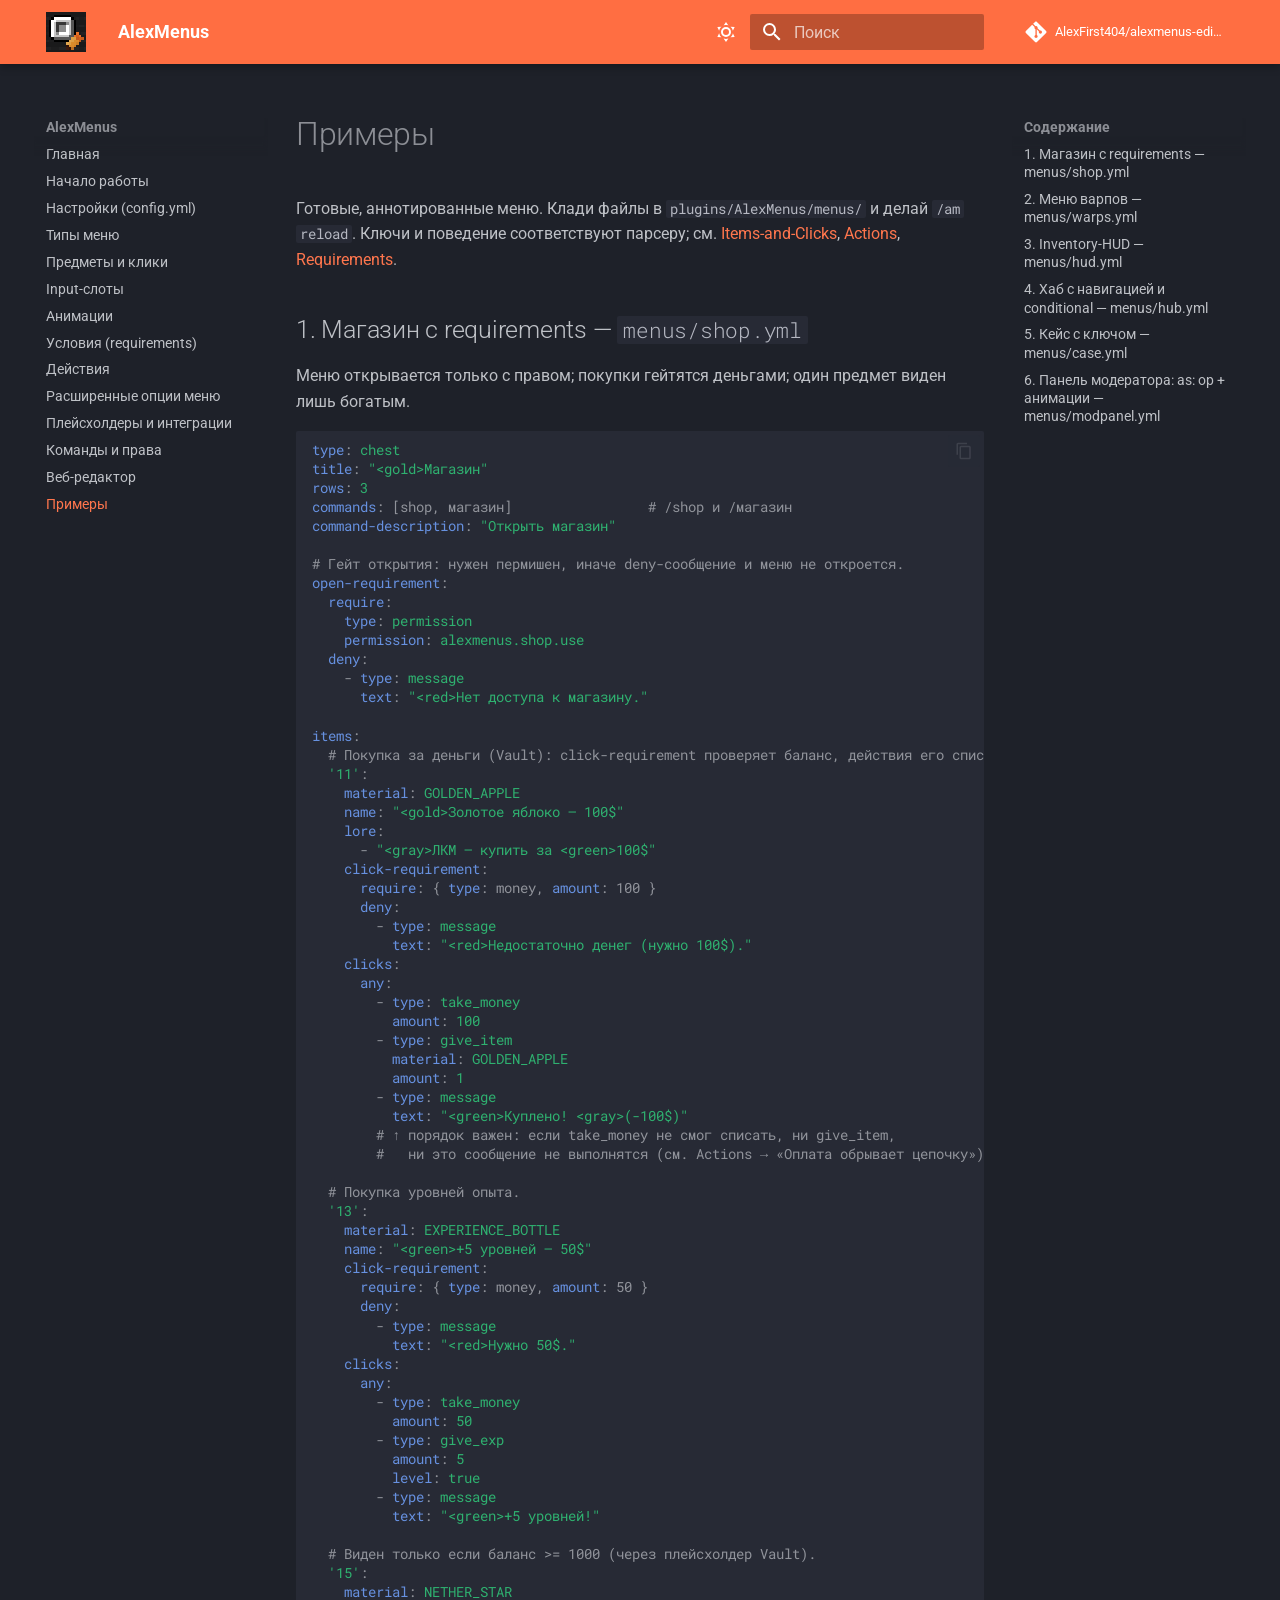
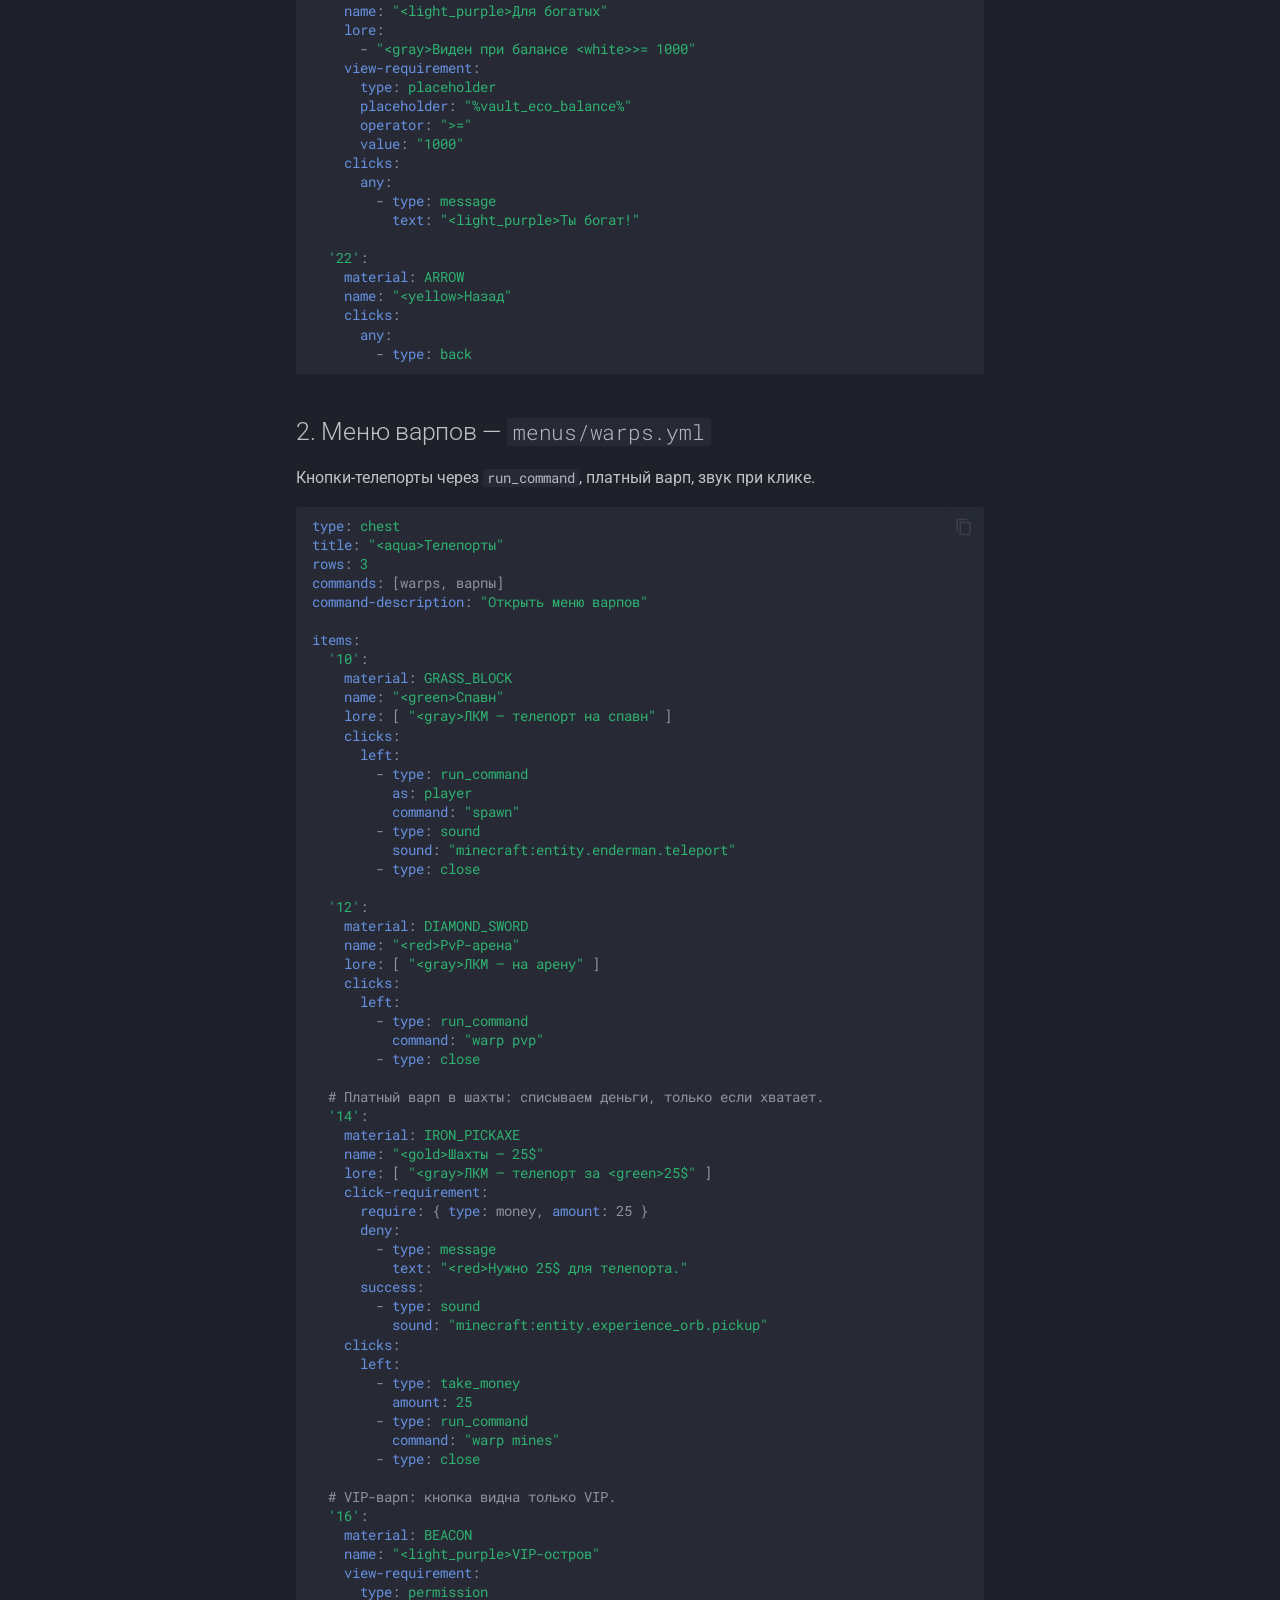
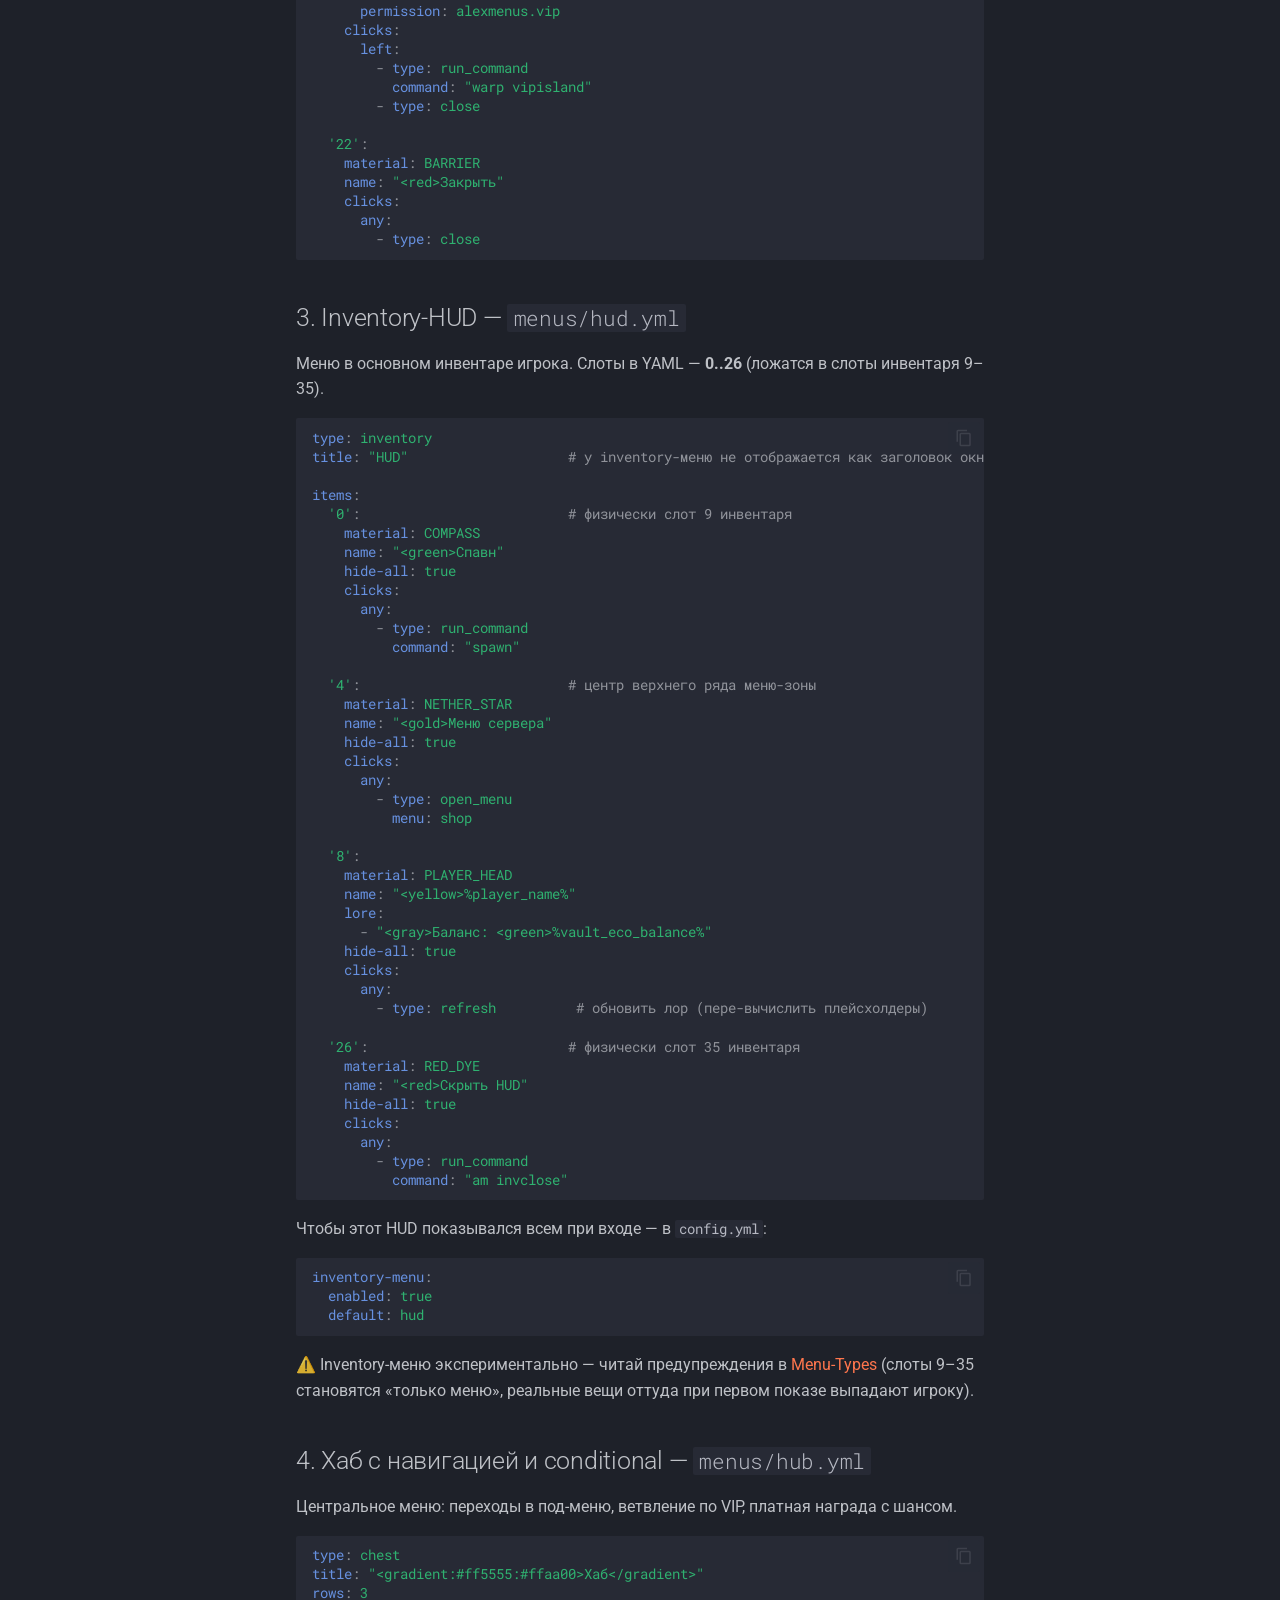
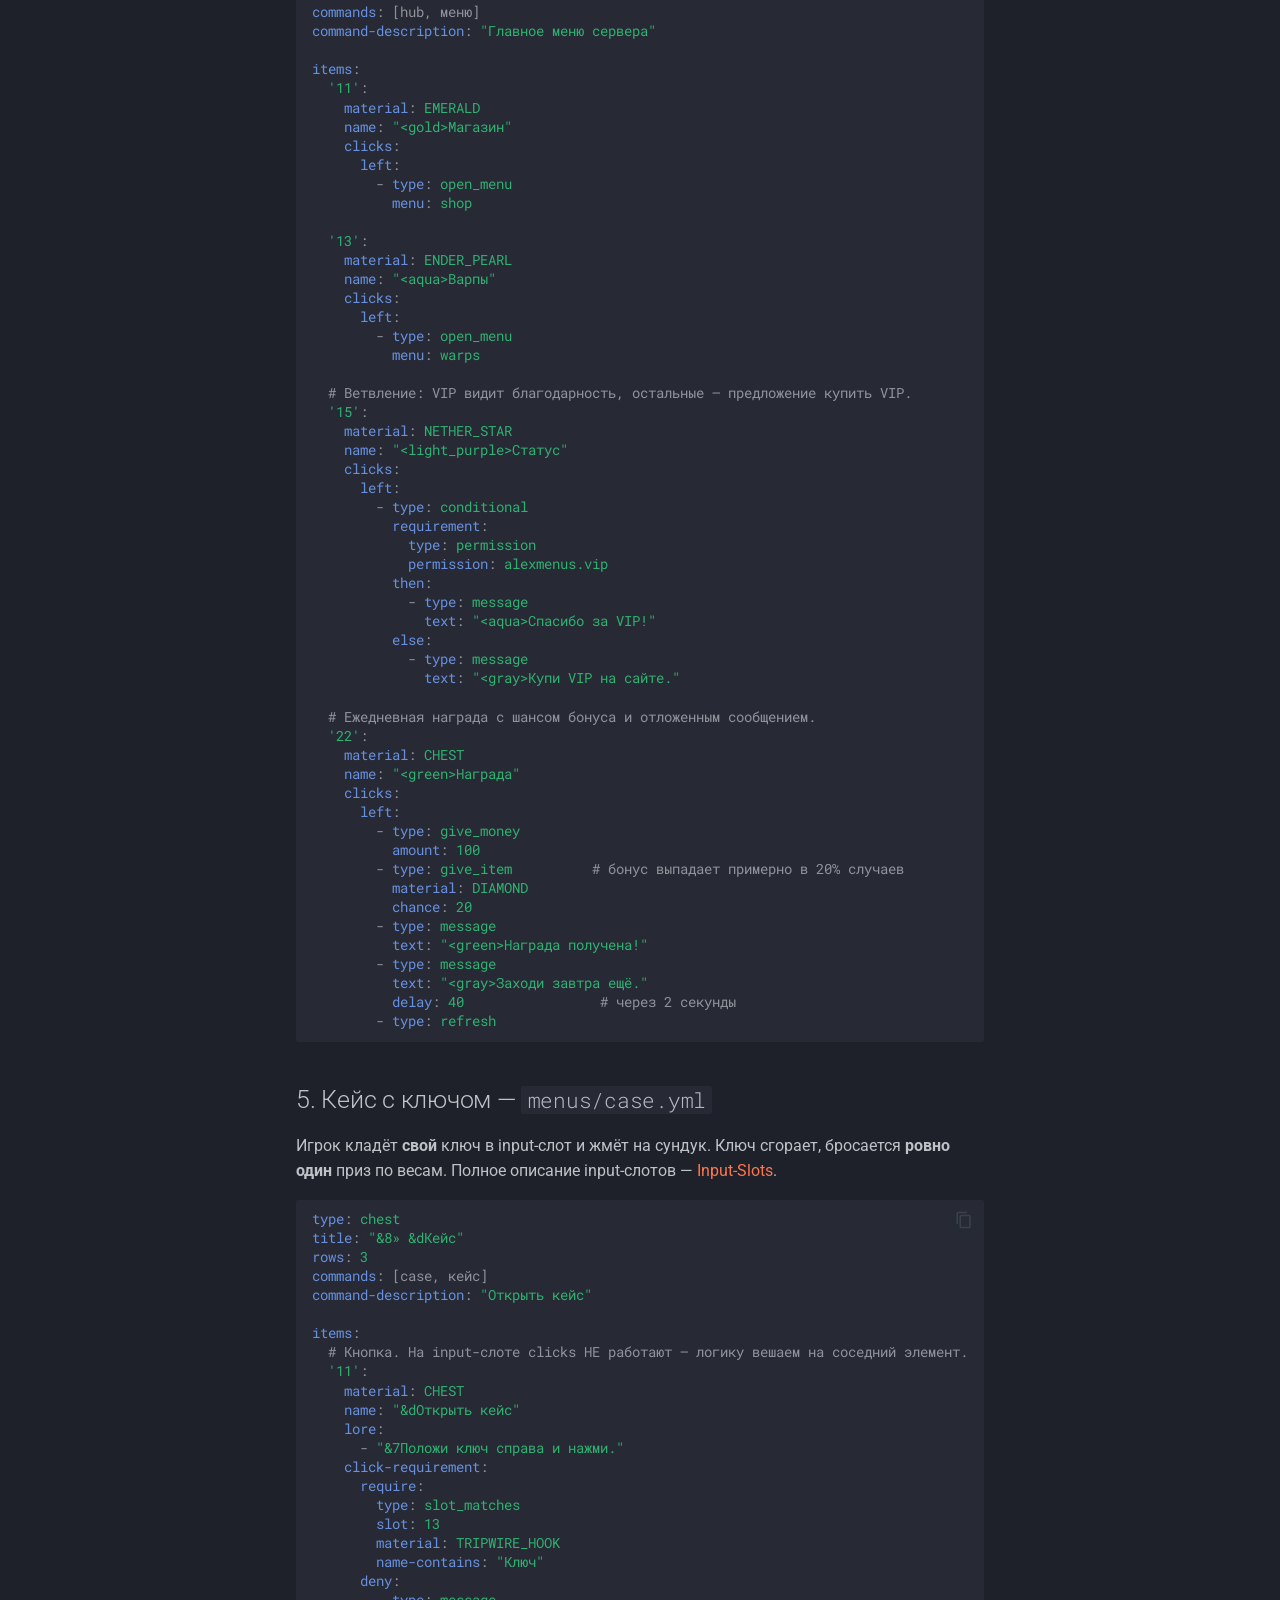
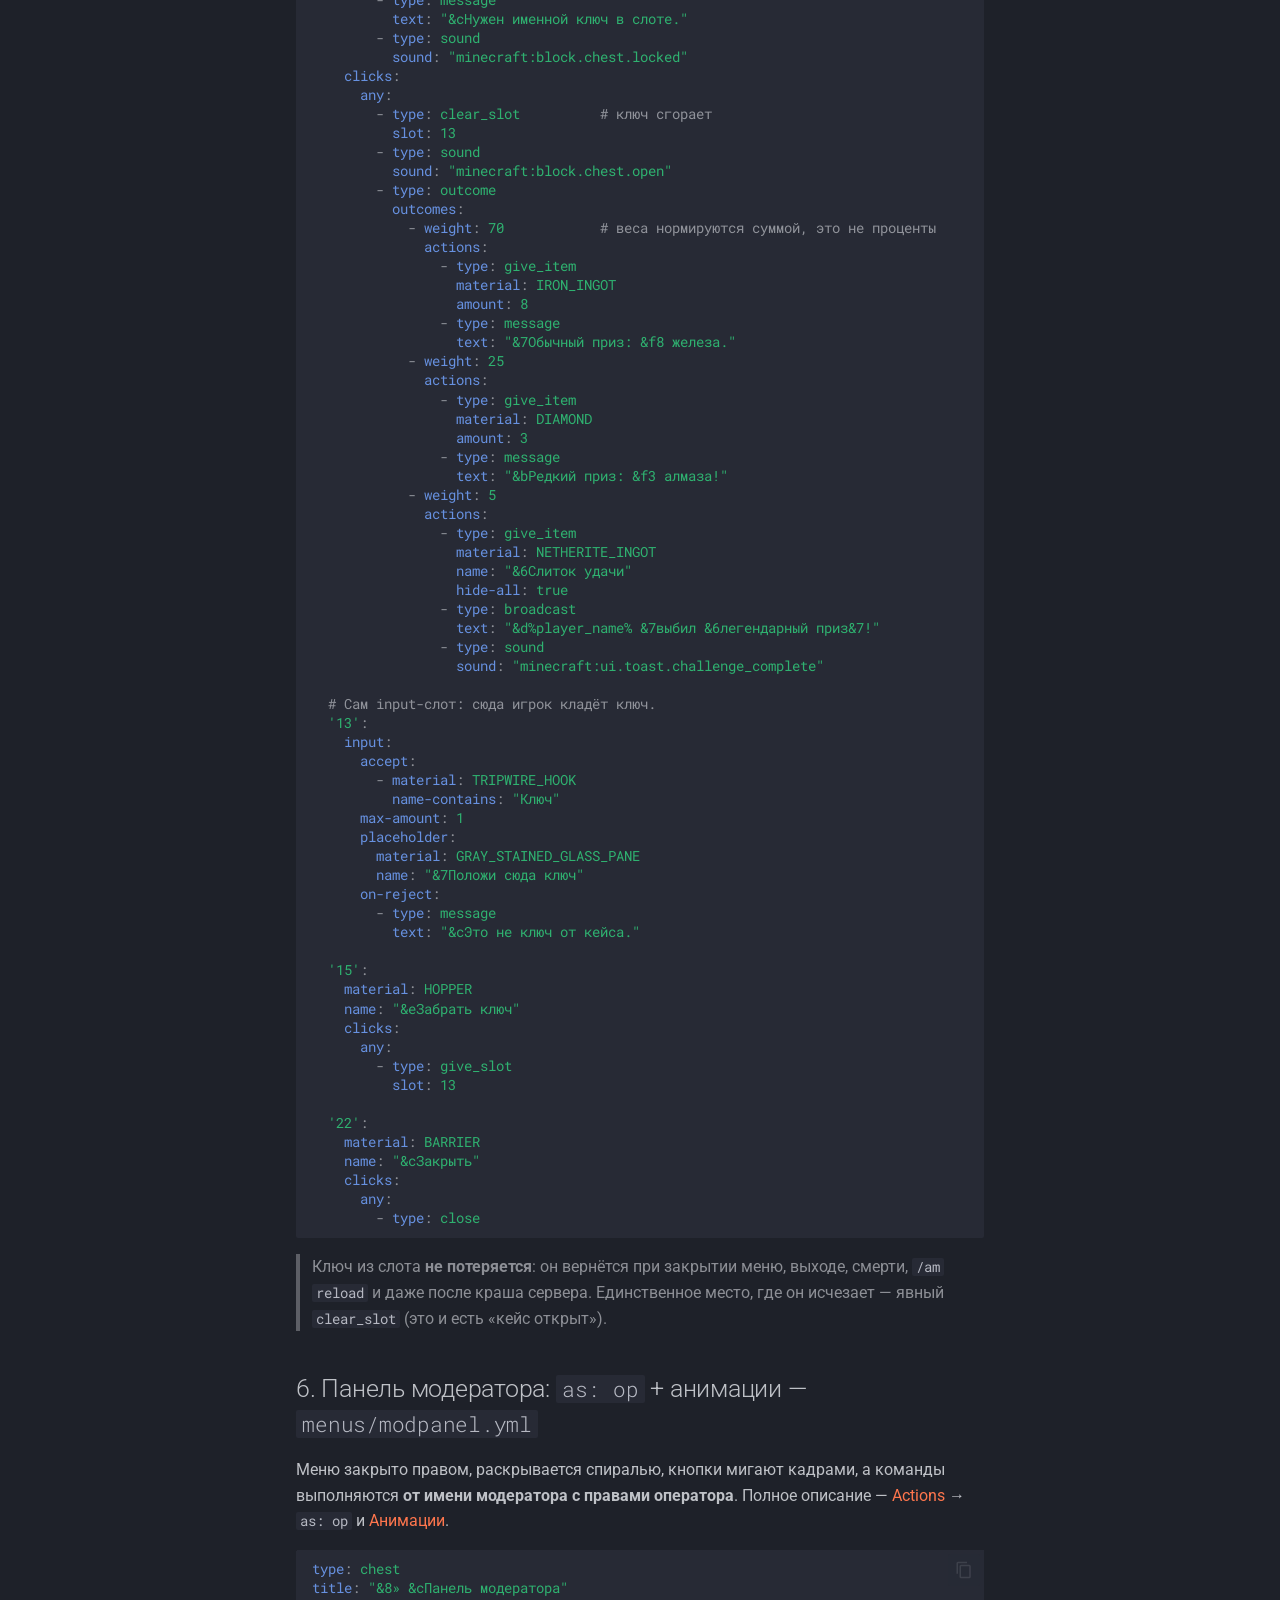
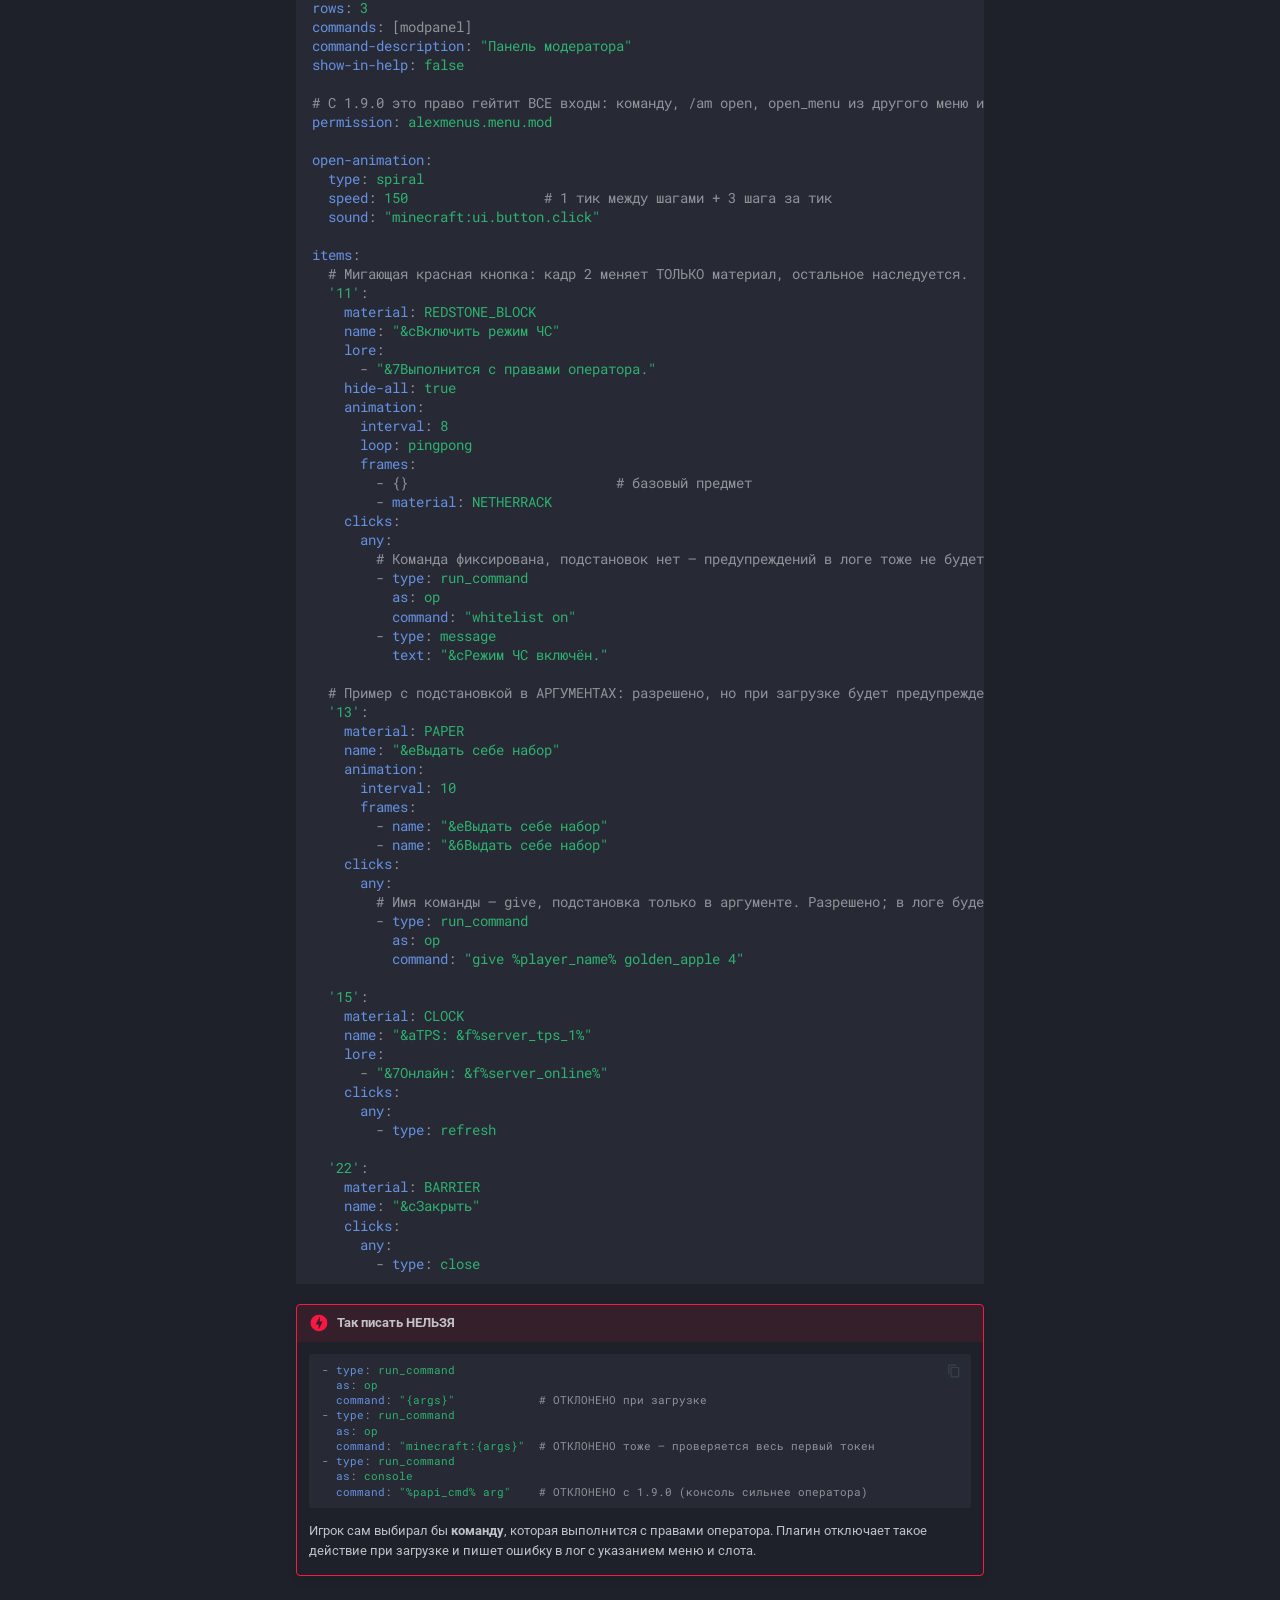
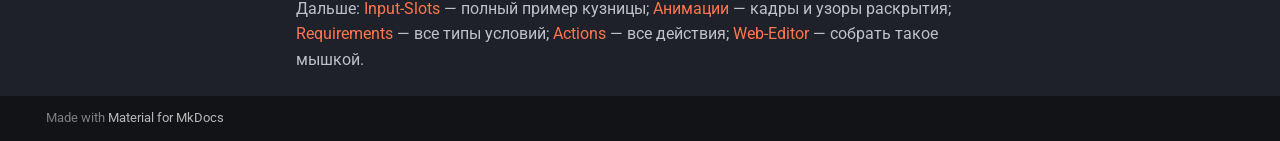
<file: Examples/index.html>
<!doctype html>
<html lang="ru" class="no-js">
  <head>
    
      <meta charset="utf-8">
      <meta name="viewport" content="width=device-width,initial-scale=1">
      
        <meta name="description" content="Документация плагина AlexMenus — движок меню для Paper 1.21.11">
      
      
      
        <link rel="canonical" href="https://alexfirst404.github.io/alexmenus-wiki/Examples/">
      
      
        <link rel="prev" href="../Web-Editor/">
      
      
      
        
      
      
      <link rel="icon" href="../assets/favicon.png">
      <meta name="generator" content="mkdocs-1.6.1, mkdocs-material-9.7.7">
    
    
      
        <title>Примеры - AlexMenus</title>
      
    
    
      <link rel="stylesheet" href="../assets/stylesheets/main.ec1eaa64.min.css">
      
        
        <link rel="stylesheet" href="../assets/stylesheets/palette.ab4e12ef.min.css">
      
      


    
    
      
    
    
      
        
        
        <link rel="preconnect" href="https://fonts.gstatic.com" crossorigin>
        <link rel="stylesheet" href="https://fonts.googleapis.com/css?family=Roboto:300,300i,400,400i,700,700i%7CRoboto+Mono:400,400i,700,700i&display=fallback">
        <style>:root{--md-text-font:"Roboto";--md-code-font:"Roboto Mono"}</style>
      
    
    
      <link rel="stylesheet" href="../assets/pixel.css">
    
    <script>__md_scope=new URL("..",location),__md_hash=e=>[...e].reduce(((e,_)=>(e<<5)-e+_.charCodeAt(0)),0),__md_get=(e,_=localStorage,t=__md_scope)=>JSON.parse(_.getItem(t.pathname+"."+e)),__md_set=(e,_,t=localStorage,a=__md_scope)=>{try{t.setItem(a.pathname+"."+e,JSON.stringify(_))}catch(e){}}</script>
    
      

    
    
  </head>
  
  
    
    
      
    
    
    
    
    <body dir="ltr" data-md-color-scheme="slate" data-md-color-primary="deep-orange" data-md-color-accent="orange">
  
    
    <input class="md-toggle" data-md-toggle="drawer" type="checkbox" id="__drawer" autocomplete="off">
    <input class="md-toggle" data-md-toggle="search" type="checkbox" id="__search" autocomplete="off">
    <label class="md-overlay" for="__drawer"></label>
    <div data-md-component="skip">
      
        
        <a href="#_1" class="md-skip">
          Перейти к содержанию
        </a>
      
    </div>
    <div data-md-component="announce">
      
    </div>
    
    
      

  

<header class="md-header md-header--shadow" data-md-component="header">
  <nav class="md-header__inner md-grid" aria-label="Верхний колонтитул">
    <a href=".." title="AlexMenus" class="md-header__button md-logo" aria-label="AlexMenus" data-md-component="logo">
      
  <img src="../assets/logo.svg" alt="logo">

    </a>
    <label class="md-header__button md-icon" for="__drawer">
      
      <svg xmlns="http://www.w3.org/2000/svg" viewBox="0 0 24 24"><path d="M3 6h18v2H3zm0 5h18v2H3zm0 5h18v2H3z"/></svg>
    </label>
    <div class="md-header__title" data-md-component="header-title">
      <div class="md-header__ellipsis">
        <div class="md-header__topic">
          <span class="md-ellipsis">
            AlexMenus
          </span>
        </div>
        <div class="md-header__topic" data-md-component="header-topic">
          <span class="md-ellipsis">
            
              Примеры
            
          </span>
        </div>
      </div>
    </div>
    
      
        <form class="md-header__option" data-md-component="palette">
  
    
    
    
    <input class="md-option" data-md-color-media="" data-md-color-scheme="slate" data-md-color-primary="deep-orange" data-md-color-accent="orange"  aria-label="Светлая тема"  type="radio" name="__palette" id="__palette_0">
    
      <label class="md-header__button md-icon" title="Светлая тема" for="__palette_1" hidden>
        <svg xmlns="http://www.w3.org/2000/svg" viewBox="0 0 24 24"><path d="M12 7a5 5 0 0 1 5 5 5 5 0 0 1-5 5 5 5 0 0 1-5-5 5 5 0 0 1 5-5m0 2a3 3 0 0 0-3 3 3 3 0 0 0 3 3 3 3 0 0 0 3-3 3 3 0 0 0-3-3m0-7 2.39 3.42C13.65 5.15 12.84 5 12 5s-1.65.15-2.39.42zM3.34 7l4.16-.35A7.2 7.2 0 0 0 5.94 8.5c-.44.74-.69 1.5-.83 2.29zm.02 10 1.76-3.77a7.131 7.131 0 0 0 2.38 4.14zM20.65 7l-1.77 3.79a7.02 7.02 0 0 0-2.38-4.15zm-.01 10-4.14.36c.59-.51 1.12-1.14 1.54-1.86.42-.73.69-1.5.83-2.29zM12 22l-2.41-3.44c.74.27 1.55.44 2.41.44.82 0 1.63-.17 2.37-.44z"/></svg>
      </label>
    
  
    
    
    
    <input class="md-option" data-md-color-media="" data-md-color-scheme="default" data-md-color-primary="deep-orange" data-md-color-accent="orange"  aria-label="Тёмная тема"  type="radio" name="__palette" id="__palette_1">
    
      <label class="md-header__button md-icon" title="Тёмная тема" for="__palette_0" hidden>
        <svg xmlns="http://www.w3.org/2000/svg" viewBox="0 0 24 24"><path d="m17.75 4.09-2.53 1.94.91 3.06-2.63-1.81-2.63 1.81.91-3.06-2.53-1.94L12.44 4l1.06-3 1.06 3zm3.5 6.91-1.64 1.25.59 1.98-1.7-1.17-1.7 1.17.59-1.98L15.75 11l2.06-.05L18.5 9l.69 1.95zm-2.28 4.95c.83-.08 1.72 1.1 1.19 1.85-.32.45-.66.87-1.08 1.27C15.17 23 8.84 23 4.94 19.07c-3.91-3.9-3.91-10.24 0-14.14.4-.4.82-.76 1.27-1.08.75-.53 1.93.36 1.85 1.19-.27 2.86.69 5.83 2.89 8.02a9.96 9.96 0 0 0 8.02 2.89m-1.64 2.02a12.08 12.08 0 0 1-7.8-3.47c-2.17-2.19-3.33-5-3.49-7.82-2.81 3.14-2.7 7.96.31 10.98 3.02 3.01 7.84 3.12 10.98.31"/></svg>
      </label>
    
  
</form>
      
    
    
      <script>var palette=__md_get("__palette");if(palette&&palette.color){if("(prefers-color-scheme)"===palette.color.media){var media=matchMedia("(prefers-color-scheme: light)"),input=document.querySelector(media.matches?"[data-md-color-media='(prefers-color-scheme: light)']":"[data-md-color-media='(prefers-color-scheme: dark)']");palette.color.media=input.getAttribute("data-md-color-media"),palette.color.scheme=input.getAttribute("data-md-color-scheme"),palette.color.primary=input.getAttribute("data-md-color-primary"),palette.color.accent=input.getAttribute("data-md-color-accent")}for(var[key,value]of Object.entries(palette.color))document.body.setAttribute("data-md-color-"+key,value)}</script>
    
    
    
      
      
        <label class="md-header__button md-icon" for="__search">
          
          <svg xmlns="http://www.w3.org/2000/svg" viewBox="0 0 24 24"><path d="M9.5 3A6.5 6.5 0 0 1 16 9.5c0 1.61-.59 3.09-1.56 4.23l.27.27h.79l5 5-1.5 1.5-5-5v-.79l-.27-.27A6.52 6.52 0 0 1 9.5 16 6.5 6.5 0 0 1 3 9.5 6.5 6.5 0 0 1 9.5 3m0 2C7 5 5 7 5 9.5S7 14 9.5 14 14 12 14 9.5 12 5 9.5 5"/></svg>
        </label>
        <div class="md-search" data-md-component="search" role="dialog">
  <label class="md-search__overlay" for="__search"></label>
  <div class="md-search__inner" role="search">
    <form class="md-search__form" name="search">
      <input type="text" class="md-search__input" name="query" aria-label="Поиск" placeholder="Поиск" autocapitalize="off" autocorrect="off" autocomplete="off" spellcheck="false" data-md-component="search-query" required>
      <label class="md-search__icon md-icon" for="__search">
        
        <svg xmlns="http://www.w3.org/2000/svg" viewBox="0 0 24 24"><path d="M9.5 3A6.5 6.5 0 0 1 16 9.5c0 1.61-.59 3.09-1.56 4.23l.27.27h.79l5 5-1.5 1.5-5-5v-.79l-.27-.27A6.52 6.52 0 0 1 9.5 16 6.5 6.5 0 0 1 3 9.5 6.5 6.5 0 0 1 9.5 3m0 2C7 5 5 7 5 9.5S7 14 9.5 14 14 12 14 9.5 12 5 9.5 5"/></svg>
        
        <svg xmlns="http://www.w3.org/2000/svg" viewBox="0 0 24 24"><path d="M20 11v2H8l5.5 5.5-1.42 1.42L4.16 12l7.92-7.92L13.5 5.5 8 11z"/></svg>
      </label>
      <nav class="md-search__options" aria-label="Поиск">
        
        <button type="reset" class="md-search__icon md-icon" title="Очистить" aria-label="Очистить" tabindex="-1">
          
          <svg xmlns="http://www.w3.org/2000/svg" viewBox="0 0 24 24"><path d="M19 6.41 17.59 5 12 10.59 6.41 5 5 6.41 10.59 12 5 17.59 6.41 19 12 13.41 17.59 19 19 17.59 13.41 12z"/></svg>
        </button>
      </nav>
      
        <div class="md-search__suggest" data-md-component="search-suggest"></div>
      
    </form>
    <div class="md-search__output">
      <div class="md-search__scrollwrap" tabindex="0" data-md-scrollfix>
        <div class="md-search-result" data-md-component="search-result">
          <div class="md-search-result__meta">
            Инициализация поиска
          </div>
          <ol class="md-search-result__list" role="presentation"></ol>
        </div>
      </div>
    </div>
  </div>
</div>
      
    
    
      <div class="md-header__source">
        <a href="https://github.com/AlexFirst404/alexmenus-editor" title="Перейти к репозиторию" class="md-source" data-md-component="source">
  <div class="md-source__icon md-icon">
    
    <svg xmlns="http://www.w3.org/2000/svg" viewBox="0 0 448 512"><!--! Font Awesome Free 7.1.0 by @fontawesome - https://fontawesome.com License - https://fontawesome.com/license/free (Icons: CC BY 4.0, Fonts: SIL OFL 1.1, Code: MIT License) Copyright 2025 Fonticons, Inc.--><path d="M439.6 236.1 244 40.5c-5.4-5.5-12.8-8.5-20.4-8.5s-15 3-20.4 8.4L162.5 81l51.5 51.5c27.1-9.1 52.7 16.8 43.4 43.7l49.7 49.7c34.2-11.8 61.2 31 35.5 56.7-26.5 26.5-70.2-2.9-56-37.3L240.3 199v121.9c25.3 12.5 22.3 41.8 9.1 55-6.4 6.4-15.2 10.1-24.3 10.1s-17.8-3.6-24.3-10.1c-17.6-17.6-11.1-46.9 11.2-56v-123c-20.8-8.5-24.6-30.7-18.6-45L142.6 101 8.5 235.1C3 240.6 0 247.9 0 255.5s3 15 8.5 20.4l195.6 195.7c5.4 5.4 12.7 8.4 20.4 8.4s15-3 20.4-8.4l194.7-194.7c5.4-5.4 8.4-12.8 8.4-20.4s-3-15-8.4-20.4"/></svg>
  </div>
  <div class="md-source__repository">
    AlexFirst404/alexmenus-editor
  </div>
</a>
      </div>
    
  </nav>
  
</header>
    
    <div class="md-container" data-md-component="container">
      
      
        
          
        
      
      <main class="md-main" data-md-component="main">
        <div class="md-main__inner md-grid">
          
            
              
              <div class="md-sidebar md-sidebar--primary" data-md-component="sidebar" data-md-type="navigation" >
                <div class="md-sidebar__scrollwrap">
                  <div class="md-sidebar__inner">
                    



<nav class="md-nav md-nav--primary" aria-label="Навигация" data-md-level="0">
  <label class="md-nav__title" for="__drawer">
    <a href=".." title="AlexMenus" class="md-nav__button md-logo" aria-label="AlexMenus" data-md-component="logo">
      
  <img src="../assets/logo.svg" alt="logo">

    </a>
    AlexMenus
  </label>
  
    <div class="md-nav__source">
      <a href="https://github.com/AlexFirst404/alexmenus-editor" title="Перейти к репозиторию" class="md-source" data-md-component="source">
  <div class="md-source__icon md-icon">
    
    <svg xmlns="http://www.w3.org/2000/svg" viewBox="0 0 448 512"><!--! Font Awesome Free 7.1.0 by @fontawesome - https://fontawesome.com License - https://fontawesome.com/license/free (Icons: CC BY 4.0, Fonts: SIL OFL 1.1, Code: MIT License) Copyright 2025 Fonticons, Inc.--><path d="M439.6 236.1 244 40.5c-5.4-5.5-12.8-8.5-20.4-8.5s-15 3-20.4 8.4L162.5 81l51.5 51.5c27.1-9.1 52.7 16.8 43.4 43.7l49.7 49.7c34.2-11.8 61.2 31 35.5 56.7-26.5 26.5-70.2-2.9-56-37.3L240.3 199v121.9c25.3 12.5 22.3 41.8 9.1 55-6.4 6.4-15.2 10.1-24.3 10.1s-17.8-3.6-24.3-10.1c-17.6-17.6-11.1-46.9 11.2-56v-123c-20.8-8.5-24.6-30.7-18.6-45L142.6 101 8.5 235.1C3 240.6 0 247.9 0 255.5s3 15 8.5 20.4l195.6 195.7c5.4 5.4 12.7 8.4 20.4 8.4s15-3 20.4-8.4l194.7-194.7c5.4-5.4 8.4-12.8 8.4-20.4s-3-15-8.4-20.4"/></svg>
  </div>
  <div class="md-source__repository">
    AlexFirst404/alexmenus-editor
  </div>
</a>
    </div>
  
  <ul class="md-nav__list" data-md-scrollfix>
    
      
      
  
  
  
  
    <li class="md-nav__item">
      <a href=".." class="md-nav__link">
        
  
  
  <span class="md-ellipsis">
    
  
    Главная
  

    
  </span>
  
  

      </a>
    </li>
  

    
      
      
  
  
  
  
    <li class="md-nav__item">
      <a href="../Getting-Started/" class="md-nav__link">
        
  
  
  <span class="md-ellipsis">
    
  
    Начало работы
  

    
  </span>
  
  

      </a>
    </li>
  

    
      
      
  
  
  
  
    <li class="md-nav__item">
      <a href="../Configuration/" class="md-nav__link">
        
  
  
  <span class="md-ellipsis">
    
  
    Настройки (config.yml)
  

    
  </span>
  
  

      </a>
    </li>
  

    
      
      
  
  
  
  
    <li class="md-nav__item">
      <a href="../Menu-Types/" class="md-nav__link">
        
  
  
  <span class="md-ellipsis">
    
  
    Типы меню
  

    
  </span>
  
  

      </a>
    </li>
  

    
      
      
  
  
  
  
    <li class="md-nav__item">
      <a href="../Items-and-Clicks/" class="md-nav__link">
        
  
  
  <span class="md-ellipsis">
    
  
    Предметы и клики
  

    
  </span>
  
  

      </a>
    </li>
  

    
      
      
  
  
  
  
    <li class="md-nav__item">
      <a href="../Input-Slots/" class="md-nav__link">
        
  
  
  <span class="md-ellipsis">
    
  
    Input-слоты
  

    
  </span>
  
  

      </a>
    </li>
  

    
      
      
  
  
  
  
    <li class="md-nav__item">
      <a href="../Animations/" class="md-nav__link">
        
  
  
  <span class="md-ellipsis">
    
  
    Анимации
  

    
  </span>
  
  

      </a>
    </li>
  

    
      
      
  
  
  
  
    <li class="md-nav__item">
      <a href="../Requirements/" class="md-nav__link">
        
  
  
  <span class="md-ellipsis">
    
  
    Условия (requirements)
  

    
  </span>
  
  

      </a>
    </li>
  

    
      
      
  
  
  
  
    <li class="md-nav__item">
      <a href="../Actions/" class="md-nav__link">
        
  
  
  <span class="md-ellipsis">
    
  
    Действия
  

    
  </span>
  
  

      </a>
    </li>
  

    
      
      
  
  
  
  
    <li class="md-nav__item">
      <a href="../Advanced-Menu-Options/" class="md-nav__link">
        
  
  
  <span class="md-ellipsis">
    
  
    Расширенные опции меню
  

    
  </span>
  
  

      </a>
    </li>
  

    
      
      
  
  
  
  
    <li class="md-nav__item">
      <a href="../Placeholders-and-Integrations/" class="md-nav__link">
        
  
  
  <span class="md-ellipsis">
    
  
    Плейсхолдеры и интеграции
  

    
  </span>
  
  

      </a>
    </li>
  

    
      
      
  
  
  
  
    <li class="md-nav__item">
      <a href="../Commands-and-Permissions/" class="md-nav__link">
        
  
  
  <span class="md-ellipsis">
    
  
    Команды и права
  

    
  </span>
  
  

      </a>
    </li>
  

    
      
      
  
  
  
  
    <li class="md-nav__item">
      <a href="../Web-Editor/" class="md-nav__link">
        
  
  
  <span class="md-ellipsis">
    
  
    Веб-редактор
  

    
  </span>
  
  

      </a>
    </li>
  

    
      
      
  
  
    
  
  
  
    <li class="md-nav__item md-nav__item--active">
      
      <input class="md-nav__toggle md-toggle" type="checkbox" id="__toc">
      
      
        
      
      
        <label class="md-nav__link md-nav__link--active" for="__toc">
          
  
  
  <span class="md-ellipsis">
    
  
    Примеры
  

    
  </span>
  
  

          <span class="md-nav__icon md-icon"></span>
        </label>
      
      <a href="./" class="md-nav__link md-nav__link--active">
        
  
  
  <span class="md-ellipsis">
    
  
    Примеры
  

    
  </span>
  
  

      </a>
      
        

<nav class="md-nav md-nav--secondary" aria-label="Содержание">
  
  
  
    
  
  
    <label class="md-nav__title" for="__toc">
      <span class="md-nav__icon md-icon"></span>
      Содержание
    </label>
    <ul class="md-nav__list" data-md-component="toc" data-md-scrollfix>
      
        <li class="md-nav__item">
  <a href="#1-requirements-menusshopyml" class="md-nav__link">
    <span class="md-ellipsis">
      
        1. Магазин с requirements — menus/shop.yml
      
    </span>
  </a>
  
</li>
      
        <li class="md-nav__item">
  <a href="#2-menuswarpsyml" class="md-nav__link">
    <span class="md-ellipsis">
      
        2. Меню варпов — menus/warps.yml
      
    </span>
  </a>
  
</li>
      
        <li class="md-nav__item">
  <a href="#3-inventory-hud-menushudyml" class="md-nav__link">
    <span class="md-ellipsis">
      
        3. Inventory-HUD — menus/hud.yml
      
    </span>
  </a>
  
</li>
      
        <li class="md-nav__item">
  <a href="#4-conditional-menushubyml" class="md-nav__link">
    <span class="md-ellipsis">
      
        4. Хаб с навигацией и conditional — menus/hub.yml
      
    </span>
  </a>
  
</li>
      
        <li class="md-nav__item">
  <a href="#5-menuscaseyml" class="md-nav__link">
    <span class="md-ellipsis">
      
        5. Кейс с ключом — menus/case.yml
      
    </span>
  </a>
  
</li>
      
        <li class="md-nav__item">
  <a href="#6-as-op-menusmodpanelyml" class="md-nav__link">
    <span class="md-ellipsis">
      
        6. Панель модератора: as: op + анимации — menus/modpanel.yml
      
    </span>
  </a>
  
</li>
      
    </ul>
  
</nav>
      
    </li>
  

    
  </ul>
</nav>
                  </div>
                </div>
              </div>
            
            
              
              <div class="md-sidebar md-sidebar--secondary" data-md-component="sidebar" data-md-type="toc" >
                <div class="md-sidebar__scrollwrap">
                  <div class="md-sidebar__inner">
                    

<nav class="md-nav md-nav--secondary" aria-label="Содержание">
  
  
  
    
  
  
    <label class="md-nav__title" for="__toc">
      <span class="md-nav__icon md-icon"></span>
      Содержание
    </label>
    <ul class="md-nav__list" data-md-component="toc" data-md-scrollfix>
      
        <li class="md-nav__item">
  <a href="#1-requirements-menusshopyml" class="md-nav__link">
    <span class="md-ellipsis">
      
        1. Магазин с requirements — menus/shop.yml
      
    </span>
  </a>
  
</li>
      
        <li class="md-nav__item">
  <a href="#2-menuswarpsyml" class="md-nav__link">
    <span class="md-ellipsis">
      
        2. Меню варпов — menus/warps.yml
      
    </span>
  </a>
  
</li>
      
        <li class="md-nav__item">
  <a href="#3-inventory-hud-menushudyml" class="md-nav__link">
    <span class="md-ellipsis">
      
        3. Inventory-HUD — menus/hud.yml
      
    </span>
  </a>
  
</li>
      
        <li class="md-nav__item">
  <a href="#4-conditional-menushubyml" class="md-nav__link">
    <span class="md-ellipsis">
      
        4. Хаб с навигацией и conditional — menus/hub.yml
      
    </span>
  </a>
  
</li>
      
        <li class="md-nav__item">
  <a href="#5-menuscaseyml" class="md-nav__link">
    <span class="md-ellipsis">
      
        5. Кейс с ключом — menus/case.yml
      
    </span>
  </a>
  
</li>
      
        <li class="md-nav__item">
  <a href="#6-as-op-menusmodpanelyml" class="md-nav__link">
    <span class="md-ellipsis">
      
        6. Панель модератора: as: op + анимации — menus/modpanel.yml
      
    </span>
  </a>
  
</li>
      
    </ul>
  
</nav>
                  </div>
                </div>
              </div>
            
          
          
            <div class="md-content" data-md-component="content">
              
              <article class="md-content__inner md-typeset">
                
                  


  
  


<h1 id="_1">Примеры<a class="headerlink" href="#_1" title="Permanent link">&para;</a></h1>
<p>Готовые, аннотированные меню. Клади файлы в <code>plugins/AlexMenus/menus/</code> и делай <code>/am reload</code>. Ключи и
поведение соответствуют парсеру; см. <a href="../Items-and-Clicks/">Items-and-Clicks</a>, <a href="../Actions/">Actions</a>,
<a href="../Requirements/">Requirements</a>.</p>
<h2 id="1-requirements-menusshopyml">1. Магазин с requirements — <code>menus/shop.yml</code><a class="headerlink" href="#1-requirements-menusshopyml" title="Permanent link">&para;</a></h2>
<p>Меню открывается только с правом; покупки гейтятся деньгами; один предмет виден лишь богатым.</p>
<div class="highlight"><pre><span></span><code><span class="nt">type</span><span class="p">:</span><span class="w"> </span><span class="l l-Scalar l-Scalar-Plain">chest</span>
<span class="nt">title</span><span class="p">:</span><span class="w"> </span><span class="s">&quot;&lt;gold&gt;Магазин&quot;</span>
<span class="nt">rows</span><span class="p">:</span><span class="w"> </span><span class="l l-Scalar l-Scalar-Plain">3</span>
<span class="nt">commands</span><span class="p">:</span><span class="w"> </span><span class="p p-Indicator">[</span><span class="nv">shop</span><span class="p p-Indicator">,</span><span class="w"> </span><span class="nv">магазин</span><span class="p p-Indicator">]</span><span class="w">                 </span><span class="c1"># /shop и /магазин</span>
<span class="nt">command-description</span><span class="p">:</span><span class="w"> </span><span class="s">&quot;Открыть</span><span class="nv"> </span><span class="s">магазин&quot;</span>

<span class="c1"># Гейт открытия: нужен пермишен, иначе deny-сообщение и меню не откроется.</span>
<span class="nt">open-requirement</span><span class="p">:</span>
<span class="w">  </span><span class="nt">require</span><span class="p">:</span>
<span class="w">    </span><span class="nt">type</span><span class="p">:</span><span class="w"> </span><span class="l l-Scalar l-Scalar-Plain">permission</span>
<span class="w">    </span><span class="nt">permission</span><span class="p">:</span><span class="w"> </span><span class="l l-Scalar l-Scalar-Plain">alexmenus.shop.use</span>
<span class="w">  </span><span class="nt">deny</span><span class="p">:</span>
<span class="w">    </span><span class="p p-Indicator">-</span><span class="w"> </span><span class="nt">type</span><span class="p">:</span><span class="w"> </span><span class="l l-Scalar l-Scalar-Plain">message</span>
<span class="w">      </span><span class="nt">text</span><span class="p">:</span><span class="w"> </span><span class="s">&quot;&lt;red&gt;Нет</span><span class="nv"> </span><span class="s">доступа</span><span class="nv"> </span><span class="s">к</span><span class="nv"> </span><span class="s">магазину.&quot;</span>

<span class="nt">items</span><span class="p">:</span>
<span class="w">  </span><span class="c1"># Покупка за деньги (Vault): click-requirement проверяет баланс, действия его списывают.</span>
<span class="w">  </span><span class="s">&#39;11&#39;</span><span class="p p-Indicator">:</span>
<span class="w">    </span><span class="nt">material</span><span class="p">:</span><span class="w"> </span><span class="l l-Scalar l-Scalar-Plain">GOLDEN_APPLE</span>
<span class="w">    </span><span class="nt">name</span><span class="p">:</span><span class="w"> </span><span class="s">&quot;&lt;gold&gt;Золотое</span><span class="nv"> </span><span class="s">яблоко</span><span class="nv"> </span><span class="s">—</span><span class="nv"> </span><span class="s">100$&quot;</span>
<span class="w">    </span><span class="nt">lore</span><span class="p">:</span>
<span class="w">      </span><span class="p p-Indicator">-</span><span class="w"> </span><span class="s">&quot;&lt;gray&gt;ЛКМ</span><span class="nv"> </span><span class="s">—</span><span class="nv"> </span><span class="s">купить</span><span class="nv"> </span><span class="s">за</span><span class="nv"> </span><span class="s">&lt;green&gt;100$&quot;</span>
<span class="w">    </span><span class="nt">click-requirement</span><span class="p">:</span>
<span class="w">      </span><span class="nt">require</span><span class="p">:</span><span class="w"> </span><span class="p p-Indicator">{</span><span class="nt"> type</span><span class="p">:</span><span class="w"> </span><span class="nv">money</span><span class="p p-Indicator">,</span><span class="nt"> amount</span><span class="p">:</span><span class="w"> </span><span class="nv">100</span><span class="w"> </span><span class="p p-Indicator">}</span>
<span class="w">      </span><span class="nt">deny</span><span class="p">:</span>
<span class="w">        </span><span class="p p-Indicator">-</span><span class="w"> </span><span class="nt">type</span><span class="p">:</span><span class="w"> </span><span class="l l-Scalar l-Scalar-Plain">message</span>
<span class="w">          </span><span class="nt">text</span><span class="p">:</span><span class="w"> </span><span class="s">&quot;&lt;red&gt;Недостаточно</span><span class="nv"> </span><span class="s">денег</span><span class="nv"> </span><span class="s">(нужно</span><span class="nv"> </span><span class="s">100$).&quot;</span>
<span class="w">    </span><span class="nt">clicks</span><span class="p">:</span>
<span class="w">      </span><span class="nt">any</span><span class="p">:</span>
<span class="w">        </span><span class="p p-Indicator">-</span><span class="w"> </span><span class="nt">type</span><span class="p">:</span><span class="w"> </span><span class="l l-Scalar l-Scalar-Plain">take_money</span>
<span class="w">          </span><span class="nt">amount</span><span class="p">:</span><span class="w"> </span><span class="l l-Scalar l-Scalar-Plain">100</span>
<span class="w">        </span><span class="p p-Indicator">-</span><span class="w"> </span><span class="nt">type</span><span class="p">:</span><span class="w"> </span><span class="l l-Scalar l-Scalar-Plain">give_item</span>
<span class="w">          </span><span class="nt">material</span><span class="p">:</span><span class="w"> </span><span class="l l-Scalar l-Scalar-Plain">GOLDEN_APPLE</span>
<span class="w">          </span><span class="nt">amount</span><span class="p">:</span><span class="w"> </span><span class="l l-Scalar l-Scalar-Plain">1</span>
<span class="w">        </span><span class="p p-Indicator">-</span><span class="w"> </span><span class="nt">type</span><span class="p">:</span><span class="w"> </span><span class="l l-Scalar l-Scalar-Plain">message</span>
<span class="w">          </span><span class="nt">text</span><span class="p">:</span><span class="w"> </span><span class="s">&quot;&lt;green&gt;Куплено!</span><span class="nv"> </span><span class="s">&lt;gray&gt;(-100$)&quot;</span>
<span class="w">        </span><span class="c1"># ↑ порядок важен: если take_money не смог списать, ни give_item,</span>
<span class="w">        </span><span class="c1">#   ни это сообщение не выполнятся (см. Actions → «Оплата обрывает цепочку»)</span>

<span class="w">  </span><span class="c1"># Покупка уровней опыта.</span>
<span class="w">  </span><span class="s">&#39;13&#39;</span><span class="p p-Indicator">:</span>
<span class="w">    </span><span class="nt">material</span><span class="p">:</span><span class="w"> </span><span class="l l-Scalar l-Scalar-Plain">EXPERIENCE_BOTTLE</span>
<span class="w">    </span><span class="nt">name</span><span class="p">:</span><span class="w"> </span><span class="s">&quot;&lt;green&gt;+5</span><span class="nv"> </span><span class="s">уровней</span><span class="nv"> </span><span class="s">—</span><span class="nv"> </span><span class="s">50$&quot;</span>
<span class="w">    </span><span class="nt">click-requirement</span><span class="p">:</span>
<span class="w">      </span><span class="nt">require</span><span class="p">:</span><span class="w"> </span><span class="p p-Indicator">{</span><span class="nt"> type</span><span class="p">:</span><span class="w"> </span><span class="nv">money</span><span class="p p-Indicator">,</span><span class="nt"> amount</span><span class="p">:</span><span class="w"> </span><span class="nv">50</span><span class="w"> </span><span class="p p-Indicator">}</span>
<span class="w">      </span><span class="nt">deny</span><span class="p">:</span>
<span class="w">        </span><span class="p p-Indicator">-</span><span class="w"> </span><span class="nt">type</span><span class="p">:</span><span class="w"> </span><span class="l l-Scalar l-Scalar-Plain">message</span>
<span class="w">          </span><span class="nt">text</span><span class="p">:</span><span class="w"> </span><span class="s">&quot;&lt;red&gt;Нужно</span><span class="nv"> </span><span class="s">50$.&quot;</span>
<span class="w">    </span><span class="nt">clicks</span><span class="p">:</span>
<span class="w">      </span><span class="nt">any</span><span class="p">:</span>
<span class="w">        </span><span class="p p-Indicator">-</span><span class="w"> </span><span class="nt">type</span><span class="p">:</span><span class="w"> </span><span class="l l-Scalar l-Scalar-Plain">take_money</span>
<span class="w">          </span><span class="nt">amount</span><span class="p">:</span><span class="w"> </span><span class="l l-Scalar l-Scalar-Plain">50</span>
<span class="w">        </span><span class="p p-Indicator">-</span><span class="w"> </span><span class="nt">type</span><span class="p">:</span><span class="w"> </span><span class="l l-Scalar l-Scalar-Plain">give_exp</span>
<span class="w">          </span><span class="nt">amount</span><span class="p">:</span><span class="w"> </span><span class="l l-Scalar l-Scalar-Plain">5</span>
<span class="w">          </span><span class="nt">level</span><span class="p">:</span><span class="w"> </span><span class="l l-Scalar l-Scalar-Plain">true</span>
<span class="w">        </span><span class="p p-Indicator">-</span><span class="w"> </span><span class="nt">type</span><span class="p">:</span><span class="w"> </span><span class="l l-Scalar l-Scalar-Plain">message</span>
<span class="w">          </span><span class="nt">text</span><span class="p">:</span><span class="w"> </span><span class="s">&quot;&lt;green&gt;+5</span><span class="nv"> </span><span class="s">уровней!&quot;</span>

<span class="w">  </span><span class="c1"># Виден только если баланс &gt;= 1000 (через плейсхолдер Vault).</span>
<span class="w">  </span><span class="s">&#39;15&#39;</span><span class="p p-Indicator">:</span>
<span class="w">    </span><span class="nt">material</span><span class="p">:</span><span class="w"> </span><span class="l l-Scalar l-Scalar-Plain">NETHER_STAR</span>
<span class="w">    </span><span class="nt">name</span><span class="p">:</span><span class="w"> </span><span class="s">&quot;&lt;light_purple&gt;Для</span><span class="nv"> </span><span class="s">богатых&quot;</span>
<span class="w">    </span><span class="nt">lore</span><span class="p">:</span>
<span class="w">      </span><span class="p p-Indicator">-</span><span class="w"> </span><span class="s">&quot;&lt;gray&gt;Виден</span><span class="nv"> </span><span class="s">при</span><span class="nv"> </span><span class="s">балансе</span><span class="nv"> </span><span class="s">&lt;white&gt;&gt;=</span><span class="nv"> </span><span class="s">1000&quot;</span>
<span class="w">    </span><span class="nt">view-requirement</span><span class="p">:</span>
<span class="w">      </span><span class="nt">type</span><span class="p">:</span><span class="w"> </span><span class="l l-Scalar l-Scalar-Plain">placeholder</span>
<span class="w">      </span><span class="nt">placeholder</span><span class="p">:</span><span class="w"> </span><span class="s">&quot;%vault_eco_balance%&quot;</span>
<span class="w">      </span><span class="nt">operator</span><span class="p">:</span><span class="w"> </span><span class="s">&quot;&gt;=&quot;</span>
<span class="w">      </span><span class="nt">value</span><span class="p">:</span><span class="w"> </span><span class="s">&quot;1000&quot;</span>
<span class="w">    </span><span class="nt">clicks</span><span class="p">:</span>
<span class="w">      </span><span class="nt">any</span><span class="p">:</span>
<span class="w">        </span><span class="p p-Indicator">-</span><span class="w"> </span><span class="nt">type</span><span class="p">:</span><span class="w"> </span><span class="l l-Scalar l-Scalar-Plain">message</span>
<span class="w">          </span><span class="nt">text</span><span class="p">:</span><span class="w"> </span><span class="s">&quot;&lt;light_purple&gt;Ты</span><span class="nv"> </span><span class="s">богат!&quot;</span>

<span class="w">  </span><span class="s">&#39;22&#39;</span><span class="p p-Indicator">:</span>
<span class="w">    </span><span class="nt">material</span><span class="p">:</span><span class="w"> </span><span class="l l-Scalar l-Scalar-Plain">ARROW</span>
<span class="w">    </span><span class="nt">name</span><span class="p">:</span><span class="w"> </span><span class="s">&quot;&lt;yellow&gt;Назад&quot;</span>
<span class="w">    </span><span class="nt">clicks</span><span class="p">:</span>
<span class="w">      </span><span class="nt">any</span><span class="p">:</span>
<span class="w">        </span><span class="p p-Indicator">-</span><span class="w"> </span><span class="nt">type</span><span class="p">:</span><span class="w"> </span><span class="l l-Scalar l-Scalar-Plain">back</span>
</code></pre></div>
<h2 id="2-menuswarpsyml">2. Меню варпов — <code>menus/warps.yml</code><a class="headerlink" href="#2-menuswarpsyml" title="Permanent link">&para;</a></h2>
<p>Кнопки-телепорты через <code>run_command</code>, платный варп, звук при клике.</p>
<div class="highlight"><pre><span></span><code><span class="nt">type</span><span class="p">:</span><span class="w"> </span><span class="l l-Scalar l-Scalar-Plain">chest</span>
<span class="nt">title</span><span class="p">:</span><span class="w"> </span><span class="s">&quot;&lt;aqua&gt;Телепорты&quot;</span>
<span class="nt">rows</span><span class="p">:</span><span class="w"> </span><span class="l l-Scalar l-Scalar-Plain">3</span>
<span class="nt">commands</span><span class="p">:</span><span class="w"> </span><span class="p p-Indicator">[</span><span class="nv">warps</span><span class="p p-Indicator">,</span><span class="w"> </span><span class="nv">варпы</span><span class="p p-Indicator">]</span>
<span class="nt">command-description</span><span class="p">:</span><span class="w"> </span><span class="s">&quot;Открыть</span><span class="nv"> </span><span class="s">меню</span><span class="nv"> </span><span class="s">варпов&quot;</span>

<span class="nt">items</span><span class="p">:</span>
<span class="w">  </span><span class="s">&#39;10&#39;</span><span class="p p-Indicator">:</span>
<span class="w">    </span><span class="nt">material</span><span class="p">:</span><span class="w"> </span><span class="l l-Scalar l-Scalar-Plain">GRASS_BLOCK</span>
<span class="w">    </span><span class="nt">name</span><span class="p">:</span><span class="w"> </span><span class="s">&quot;&lt;green&gt;Спавн&quot;</span>
<span class="w">    </span><span class="nt">lore</span><span class="p">:</span><span class="w"> </span><span class="p p-Indicator">[</span><span class="w"> </span><span class="s">&quot;&lt;gray&gt;ЛКМ</span><span class="nv"> </span><span class="s">—</span><span class="nv"> </span><span class="s">телепорт</span><span class="nv"> </span><span class="s">на</span><span class="nv"> </span><span class="s">спавн&quot;</span><span class="w"> </span><span class="p p-Indicator">]</span>
<span class="w">    </span><span class="nt">clicks</span><span class="p">:</span>
<span class="w">      </span><span class="nt">left</span><span class="p">:</span>
<span class="w">        </span><span class="p p-Indicator">-</span><span class="w"> </span><span class="nt">type</span><span class="p">:</span><span class="w"> </span><span class="l l-Scalar l-Scalar-Plain">run_command</span>
<span class="w">          </span><span class="nt">as</span><span class="p">:</span><span class="w"> </span><span class="l l-Scalar l-Scalar-Plain">player</span>
<span class="w">          </span><span class="nt">command</span><span class="p">:</span><span class="w"> </span><span class="s">&quot;spawn&quot;</span>
<span class="w">        </span><span class="p p-Indicator">-</span><span class="w"> </span><span class="nt">type</span><span class="p">:</span><span class="w"> </span><span class="l l-Scalar l-Scalar-Plain">sound</span>
<span class="w">          </span><span class="nt">sound</span><span class="p">:</span><span class="w"> </span><span class="s">&quot;minecraft:entity.enderman.teleport&quot;</span>
<span class="w">        </span><span class="p p-Indicator">-</span><span class="w"> </span><span class="nt">type</span><span class="p">:</span><span class="w"> </span><span class="l l-Scalar l-Scalar-Plain">close</span>

<span class="w">  </span><span class="s">&#39;12&#39;</span><span class="p p-Indicator">:</span>
<span class="w">    </span><span class="nt">material</span><span class="p">:</span><span class="w"> </span><span class="l l-Scalar l-Scalar-Plain">DIAMOND_SWORD</span>
<span class="w">    </span><span class="nt">name</span><span class="p">:</span><span class="w"> </span><span class="s">&quot;&lt;red&gt;PvP-арена&quot;</span>
<span class="w">    </span><span class="nt">lore</span><span class="p">:</span><span class="w"> </span><span class="p p-Indicator">[</span><span class="w"> </span><span class="s">&quot;&lt;gray&gt;ЛКМ</span><span class="nv"> </span><span class="s">—</span><span class="nv"> </span><span class="s">на</span><span class="nv"> </span><span class="s">арену&quot;</span><span class="w"> </span><span class="p p-Indicator">]</span>
<span class="w">    </span><span class="nt">clicks</span><span class="p">:</span>
<span class="w">      </span><span class="nt">left</span><span class="p">:</span>
<span class="w">        </span><span class="p p-Indicator">-</span><span class="w"> </span><span class="nt">type</span><span class="p">:</span><span class="w"> </span><span class="l l-Scalar l-Scalar-Plain">run_command</span>
<span class="w">          </span><span class="nt">command</span><span class="p">:</span><span class="w"> </span><span class="s">&quot;warp</span><span class="nv"> </span><span class="s">pvp&quot;</span>
<span class="w">        </span><span class="p p-Indicator">-</span><span class="w"> </span><span class="nt">type</span><span class="p">:</span><span class="w"> </span><span class="l l-Scalar l-Scalar-Plain">close</span>

<span class="w">  </span><span class="c1"># Платный варп в шахты: списываем деньги, только если хватает.</span>
<span class="w">  </span><span class="s">&#39;14&#39;</span><span class="p p-Indicator">:</span>
<span class="w">    </span><span class="nt">material</span><span class="p">:</span><span class="w"> </span><span class="l l-Scalar l-Scalar-Plain">IRON_PICKAXE</span>
<span class="w">    </span><span class="nt">name</span><span class="p">:</span><span class="w"> </span><span class="s">&quot;&lt;gold&gt;Шахты</span><span class="nv"> </span><span class="s">—</span><span class="nv"> </span><span class="s">25$&quot;</span>
<span class="w">    </span><span class="nt">lore</span><span class="p">:</span><span class="w"> </span><span class="p p-Indicator">[</span><span class="w"> </span><span class="s">&quot;&lt;gray&gt;ЛКМ</span><span class="nv"> </span><span class="s">—</span><span class="nv"> </span><span class="s">телепорт</span><span class="nv"> </span><span class="s">за</span><span class="nv"> </span><span class="s">&lt;green&gt;25$&quot;</span><span class="w"> </span><span class="p p-Indicator">]</span>
<span class="w">    </span><span class="nt">click-requirement</span><span class="p">:</span>
<span class="w">      </span><span class="nt">require</span><span class="p">:</span><span class="w"> </span><span class="p p-Indicator">{</span><span class="nt"> type</span><span class="p">:</span><span class="w"> </span><span class="nv">money</span><span class="p p-Indicator">,</span><span class="nt"> amount</span><span class="p">:</span><span class="w"> </span><span class="nv">25</span><span class="w"> </span><span class="p p-Indicator">}</span>
<span class="w">      </span><span class="nt">deny</span><span class="p">:</span>
<span class="w">        </span><span class="p p-Indicator">-</span><span class="w"> </span><span class="nt">type</span><span class="p">:</span><span class="w"> </span><span class="l l-Scalar l-Scalar-Plain">message</span>
<span class="w">          </span><span class="nt">text</span><span class="p">:</span><span class="w"> </span><span class="s">&quot;&lt;red&gt;Нужно</span><span class="nv"> </span><span class="s">25$</span><span class="nv"> </span><span class="s">для</span><span class="nv"> </span><span class="s">телепорта.&quot;</span>
<span class="w">      </span><span class="nt">success</span><span class="p">:</span>
<span class="w">        </span><span class="p p-Indicator">-</span><span class="w"> </span><span class="nt">type</span><span class="p">:</span><span class="w"> </span><span class="l l-Scalar l-Scalar-Plain">sound</span>
<span class="w">          </span><span class="nt">sound</span><span class="p">:</span><span class="w"> </span><span class="s">&quot;minecraft:entity.experience_orb.pickup&quot;</span>
<span class="w">    </span><span class="nt">clicks</span><span class="p">:</span>
<span class="w">      </span><span class="nt">left</span><span class="p">:</span>
<span class="w">        </span><span class="p p-Indicator">-</span><span class="w"> </span><span class="nt">type</span><span class="p">:</span><span class="w"> </span><span class="l l-Scalar l-Scalar-Plain">take_money</span>
<span class="w">          </span><span class="nt">amount</span><span class="p">:</span><span class="w"> </span><span class="l l-Scalar l-Scalar-Plain">25</span>
<span class="w">        </span><span class="p p-Indicator">-</span><span class="w"> </span><span class="nt">type</span><span class="p">:</span><span class="w"> </span><span class="l l-Scalar l-Scalar-Plain">run_command</span>
<span class="w">          </span><span class="nt">command</span><span class="p">:</span><span class="w"> </span><span class="s">&quot;warp</span><span class="nv"> </span><span class="s">mines&quot;</span>
<span class="w">        </span><span class="p p-Indicator">-</span><span class="w"> </span><span class="nt">type</span><span class="p">:</span><span class="w"> </span><span class="l l-Scalar l-Scalar-Plain">close</span>

<span class="w">  </span><span class="c1"># VIP-варп: кнопка видна только VIP.</span>
<span class="w">  </span><span class="s">&#39;16&#39;</span><span class="p p-Indicator">:</span>
<span class="w">    </span><span class="nt">material</span><span class="p">:</span><span class="w"> </span><span class="l l-Scalar l-Scalar-Plain">BEACON</span>
<span class="w">    </span><span class="nt">name</span><span class="p">:</span><span class="w"> </span><span class="s">&quot;&lt;light_purple&gt;VIP-остров&quot;</span>
<span class="w">    </span><span class="nt">view-requirement</span><span class="p">:</span>
<span class="w">      </span><span class="nt">type</span><span class="p">:</span><span class="w"> </span><span class="l l-Scalar l-Scalar-Plain">permission</span>
<span class="w">      </span><span class="nt">permission</span><span class="p">:</span><span class="w"> </span><span class="l l-Scalar l-Scalar-Plain">alexmenus.vip</span>
<span class="w">    </span><span class="nt">clicks</span><span class="p">:</span>
<span class="w">      </span><span class="nt">left</span><span class="p">:</span>
<span class="w">        </span><span class="p p-Indicator">-</span><span class="w"> </span><span class="nt">type</span><span class="p">:</span><span class="w"> </span><span class="l l-Scalar l-Scalar-Plain">run_command</span>
<span class="w">          </span><span class="nt">command</span><span class="p">:</span><span class="w"> </span><span class="s">&quot;warp</span><span class="nv"> </span><span class="s">vipisland&quot;</span>
<span class="w">        </span><span class="p p-Indicator">-</span><span class="w"> </span><span class="nt">type</span><span class="p">:</span><span class="w"> </span><span class="l l-Scalar l-Scalar-Plain">close</span>

<span class="w">  </span><span class="s">&#39;22&#39;</span><span class="p p-Indicator">:</span>
<span class="w">    </span><span class="nt">material</span><span class="p">:</span><span class="w"> </span><span class="l l-Scalar l-Scalar-Plain">BARRIER</span>
<span class="w">    </span><span class="nt">name</span><span class="p">:</span><span class="w"> </span><span class="s">&quot;&lt;red&gt;Закрыть&quot;</span>
<span class="w">    </span><span class="nt">clicks</span><span class="p">:</span>
<span class="w">      </span><span class="nt">any</span><span class="p">:</span>
<span class="w">        </span><span class="p p-Indicator">-</span><span class="w"> </span><span class="nt">type</span><span class="p">:</span><span class="w"> </span><span class="l l-Scalar l-Scalar-Plain">close</span>
</code></pre></div>
<h2 id="3-inventory-hud-menushudyml">3. Inventory-HUD — <code>menus/hud.yml</code><a class="headerlink" href="#3-inventory-hud-menushudyml" title="Permanent link">&para;</a></h2>
<p>Меню в основном инвентаре игрока. Слоты в YAML — <strong>0..26</strong> (ложатся в слоты инвентаря 9–35).</p>
<div class="highlight"><pre><span></span><code><span class="nt">type</span><span class="p">:</span><span class="w"> </span><span class="l l-Scalar l-Scalar-Plain">inventory</span>
<span class="nt">title</span><span class="p">:</span><span class="w"> </span><span class="s">&quot;HUD&quot;</span><span class="w">                    </span><span class="c1"># у inventory-меню не отображается как заголовок окна</span>

<span class="nt">items</span><span class="p">:</span>
<span class="w">  </span><span class="s">&#39;0&#39;</span><span class="p p-Indicator">:</span><span class="w">                          </span><span class="c1"># физически слот 9 инвентаря</span>
<span class="w">    </span><span class="nt">material</span><span class="p">:</span><span class="w"> </span><span class="l l-Scalar l-Scalar-Plain">COMPASS</span>
<span class="w">    </span><span class="nt">name</span><span class="p">:</span><span class="w"> </span><span class="s">&quot;&lt;green&gt;Спавн&quot;</span>
<span class="w">    </span><span class="nt">hide-all</span><span class="p">:</span><span class="w"> </span><span class="l l-Scalar l-Scalar-Plain">true</span>
<span class="w">    </span><span class="nt">clicks</span><span class="p">:</span>
<span class="w">      </span><span class="nt">any</span><span class="p">:</span>
<span class="w">        </span><span class="p p-Indicator">-</span><span class="w"> </span><span class="nt">type</span><span class="p">:</span><span class="w"> </span><span class="l l-Scalar l-Scalar-Plain">run_command</span>
<span class="w">          </span><span class="nt">command</span><span class="p">:</span><span class="w"> </span><span class="s">&quot;spawn&quot;</span>

<span class="w">  </span><span class="s">&#39;4&#39;</span><span class="p p-Indicator">:</span><span class="w">                          </span><span class="c1"># центр верхнего ряда меню-зоны</span>
<span class="w">    </span><span class="nt">material</span><span class="p">:</span><span class="w"> </span><span class="l l-Scalar l-Scalar-Plain">NETHER_STAR</span>
<span class="w">    </span><span class="nt">name</span><span class="p">:</span><span class="w"> </span><span class="s">&quot;&lt;gold&gt;Меню</span><span class="nv"> </span><span class="s">сервера&quot;</span>
<span class="w">    </span><span class="nt">hide-all</span><span class="p">:</span><span class="w"> </span><span class="l l-Scalar l-Scalar-Plain">true</span>
<span class="w">    </span><span class="nt">clicks</span><span class="p">:</span>
<span class="w">      </span><span class="nt">any</span><span class="p">:</span>
<span class="w">        </span><span class="p p-Indicator">-</span><span class="w"> </span><span class="nt">type</span><span class="p">:</span><span class="w"> </span><span class="l l-Scalar l-Scalar-Plain">open_menu</span>
<span class="w">          </span><span class="nt">menu</span><span class="p">:</span><span class="w"> </span><span class="l l-Scalar l-Scalar-Plain">shop</span>

<span class="w">  </span><span class="s">&#39;8&#39;</span><span class="p p-Indicator">:</span>
<span class="w">    </span><span class="nt">material</span><span class="p">:</span><span class="w"> </span><span class="l l-Scalar l-Scalar-Plain">PLAYER_HEAD</span>
<span class="w">    </span><span class="nt">name</span><span class="p">:</span><span class="w"> </span><span class="s">&quot;&lt;yellow&gt;%player_name%&quot;</span>
<span class="w">    </span><span class="nt">lore</span><span class="p">:</span>
<span class="w">      </span><span class="p p-Indicator">-</span><span class="w"> </span><span class="s">&quot;&lt;gray&gt;Баланс:</span><span class="nv"> </span><span class="s">&lt;green&gt;%vault_eco_balance%&quot;</span>
<span class="w">    </span><span class="nt">hide-all</span><span class="p">:</span><span class="w"> </span><span class="l l-Scalar l-Scalar-Plain">true</span>
<span class="w">    </span><span class="nt">clicks</span><span class="p">:</span>
<span class="w">      </span><span class="nt">any</span><span class="p">:</span>
<span class="w">        </span><span class="p p-Indicator">-</span><span class="w"> </span><span class="nt">type</span><span class="p">:</span><span class="w"> </span><span class="l l-Scalar l-Scalar-Plain">refresh</span><span class="w">          </span><span class="c1"># обновить лор (пере-вычислить плейсхолдеры)</span>

<span class="w">  </span><span class="s">&#39;26&#39;</span><span class="p p-Indicator">:</span><span class="w">                         </span><span class="c1"># физически слот 35 инвентаря</span>
<span class="w">    </span><span class="nt">material</span><span class="p">:</span><span class="w"> </span><span class="l l-Scalar l-Scalar-Plain">RED_DYE</span>
<span class="w">    </span><span class="nt">name</span><span class="p">:</span><span class="w"> </span><span class="s">&quot;&lt;red&gt;Скрыть</span><span class="nv"> </span><span class="s">HUD&quot;</span>
<span class="w">    </span><span class="nt">hide-all</span><span class="p">:</span><span class="w"> </span><span class="l l-Scalar l-Scalar-Plain">true</span>
<span class="w">    </span><span class="nt">clicks</span><span class="p">:</span>
<span class="w">      </span><span class="nt">any</span><span class="p">:</span>
<span class="w">        </span><span class="p p-Indicator">-</span><span class="w"> </span><span class="nt">type</span><span class="p">:</span><span class="w"> </span><span class="l l-Scalar l-Scalar-Plain">run_command</span>
<span class="w">          </span><span class="nt">command</span><span class="p">:</span><span class="w"> </span><span class="s">&quot;am</span><span class="nv"> </span><span class="s">invclose&quot;</span>
</code></pre></div>
<p>Чтобы этот HUD показывался всем при входе — в <code>config.yml</code>:</p>
<div class="highlight"><pre><span></span><code><span class="nt">inventory-menu</span><span class="p">:</span>
<span class="w">  </span><span class="nt">enabled</span><span class="p">:</span><span class="w"> </span><span class="l l-Scalar l-Scalar-Plain">true</span>
<span class="w">  </span><span class="nt">default</span><span class="p">:</span><span class="w"> </span><span class="l l-Scalar l-Scalar-Plain">hud</span>
</code></pre></div>
<p>⚠️ Inventory-меню экспериментально — читай предупреждения в <a href="../Menu-Types/">Menu-Types</a> (слоты 9–35 становятся
«только меню», реальные вещи оттуда при первом показе выпадают игроку).</p>
<h2 id="4-conditional-menushubyml">4. Хаб с навигацией и conditional — <code>menus/hub.yml</code><a class="headerlink" href="#4-conditional-menushubyml" title="Permanent link">&para;</a></h2>
<p>Центральное меню: переходы в под-меню, ветвление по VIP, платная награда с шансом.</p>
<div class="highlight"><pre><span></span><code><span class="nt">type</span><span class="p">:</span><span class="w"> </span><span class="l l-Scalar l-Scalar-Plain">chest</span>
<span class="nt">title</span><span class="p">:</span><span class="w"> </span><span class="s">&quot;&lt;gradient:#ff5555:#ffaa00&gt;Хаб&lt;/gradient&gt;&quot;</span>
<span class="nt">rows</span><span class="p">:</span><span class="w"> </span><span class="l l-Scalar l-Scalar-Plain">3</span>
<span class="nt">commands</span><span class="p">:</span><span class="w"> </span><span class="p p-Indicator">[</span><span class="nv">hub</span><span class="p p-Indicator">,</span><span class="w"> </span><span class="nv">меню</span><span class="p p-Indicator">]</span>
<span class="nt">command-description</span><span class="p">:</span><span class="w"> </span><span class="s">&quot;Главное</span><span class="nv"> </span><span class="s">меню</span><span class="nv"> </span><span class="s">сервера&quot;</span>

<span class="nt">items</span><span class="p">:</span>
<span class="w">  </span><span class="s">&#39;11&#39;</span><span class="p p-Indicator">:</span>
<span class="w">    </span><span class="nt">material</span><span class="p">:</span><span class="w"> </span><span class="l l-Scalar l-Scalar-Plain">EMERALD</span>
<span class="w">    </span><span class="nt">name</span><span class="p">:</span><span class="w"> </span><span class="s">&quot;&lt;gold&gt;Магазин&quot;</span>
<span class="w">    </span><span class="nt">clicks</span><span class="p">:</span>
<span class="w">      </span><span class="nt">left</span><span class="p">:</span>
<span class="w">        </span><span class="p p-Indicator">-</span><span class="w"> </span><span class="nt">type</span><span class="p">:</span><span class="w"> </span><span class="l l-Scalar l-Scalar-Plain">open_menu</span>
<span class="w">          </span><span class="nt">menu</span><span class="p">:</span><span class="w"> </span><span class="l l-Scalar l-Scalar-Plain">shop</span>

<span class="w">  </span><span class="s">&#39;13&#39;</span><span class="p p-Indicator">:</span>
<span class="w">    </span><span class="nt">material</span><span class="p">:</span><span class="w"> </span><span class="l l-Scalar l-Scalar-Plain">ENDER_PEARL</span>
<span class="w">    </span><span class="nt">name</span><span class="p">:</span><span class="w"> </span><span class="s">&quot;&lt;aqua&gt;Варпы&quot;</span>
<span class="w">    </span><span class="nt">clicks</span><span class="p">:</span>
<span class="w">      </span><span class="nt">left</span><span class="p">:</span>
<span class="w">        </span><span class="p p-Indicator">-</span><span class="w"> </span><span class="nt">type</span><span class="p">:</span><span class="w"> </span><span class="l l-Scalar l-Scalar-Plain">open_menu</span>
<span class="w">          </span><span class="nt">menu</span><span class="p">:</span><span class="w"> </span><span class="l l-Scalar l-Scalar-Plain">warps</span>

<span class="w">  </span><span class="c1"># Ветвление: VIP видит благодарность, остальные — предложение купить VIP.</span>
<span class="w">  </span><span class="s">&#39;15&#39;</span><span class="p p-Indicator">:</span>
<span class="w">    </span><span class="nt">material</span><span class="p">:</span><span class="w"> </span><span class="l l-Scalar l-Scalar-Plain">NETHER_STAR</span>
<span class="w">    </span><span class="nt">name</span><span class="p">:</span><span class="w"> </span><span class="s">&quot;&lt;light_purple&gt;Статус&quot;</span>
<span class="w">    </span><span class="nt">clicks</span><span class="p">:</span>
<span class="w">      </span><span class="nt">left</span><span class="p">:</span>
<span class="w">        </span><span class="p p-Indicator">-</span><span class="w"> </span><span class="nt">type</span><span class="p">:</span><span class="w"> </span><span class="l l-Scalar l-Scalar-Plain">conditional</span>
<span class="w">          </span><span class="nt">requirement</span><span class="p">:</span>
<span class="w">            </span><span class="nt">type</span><span class="p">:</span><span class="w"> </span><span class="l l-Scalar l-Scalar-Plain">permission</span>
<span class="w">            </span><span class="nt">permission</span><span class="p">:</span><span class="w"> </span><span class="l l-Scalar l-Scalar-Plain">alexmenus.vip</span>
<span class="w">          </span><span class="nt">then</span><span class="p">:</span>
<span class="w">            </span><span class="p p-Indicator">-</span><span class="w"> </span><span class="nt">type</span><span class="p">:</span><span class="w"> </span><span class="l l-Scalar l-Scalar-Plain">message</span>
<span class="w">              </span><span class="nt">text</span><span class="p">:</span><span class="w"> </span><span class="s">&quot;&lt;aqua&gt;Спасибо</span><span class="nv"> </span><span class="s">за</span><span class="nv"> </span><span class="s">VIP!&quot;</span>
<span class="w">          </span><span class="nt">else</span><span class="p">:</span>
<span class="w">            </span><span class="p p-Indicator">-</span><span class="w"> </span><span class="nt">type</span><span class="p">:</span><span class="w"> </span><span class="l l-Scalar l-Scalar-Plain">message</span>
<span class="w">              </span><span class="nt">text</span><span class="p">:</span><span class="w"> </span><span class="s">&quot;&lt;gray&gt;Купи</span><span class="nv"> </span><span class="s">VIP</span><span class="nv"> </span><span class="s">на</span><span class="nv"> </span><span class="s">сайте.&quot;</span>

<span class="w">  </span><span class="c1"># Ежедневная награда с шансом бонуса и отложенным сообщением.</span>
<span class="w">  </span><span class="s">&#39;22&#39;</span><span class="p p-Indicator">:</span>
<span class="w">    </span><span class="nt">material</span><span class="p">:</span><span class="w"> </span><span class="l l-Scalar l-Scalar-Plain">CHEST</span>
<span class="w">    </span><span class="nt">name</span><span class="p">:</span><span class="w"> </span><span class="s">&quot;&lt;green&gt;Награда&quot;</span>
<span class="w">    </span><span class="nt">clicks</span><span class="p">:</span>
<span class="w">      </span><span class="nt">left</span><span class="p">:</span>
<span class="w">        </span><span class="p p-Indicator">-</span><span class="w"> </span><span class="nt">type</span><span class="p">:</span><span class="w"> </span><span class="l l-Scalar l-Scalar-Plain">give_money</span>
<span class="w">          </span><span class="nt">amount</span><span class="p">:</span><span class="w"> </span><span class="l l-Scalar l-Scalar-Plain">100</span>
<span class="w">        </span><span class="p p-Indicator">-</span><span class="w"> </span><span class="nt">type</span><span class="p">:</span><span class="w"> </span><span class="l l-Scalar l-Scalar-Plain">give_item</span><span class="w">          </span><span class="c1"># бонус выпадает примерно в 20% случаев</span>
<span class="w">          </span><span class="nt">material</span><span class="p">:</span><span class="w"> </span><span class="l l-Scalar l-Scalar-Plain">DIAMOND</span>
<span class="w">          </span><span class="nt">chance</span><span class="p">:</span><span class="w"> </span><span class="l l-Scalar l-Scalar-Plain">20</span>
<span class="w">        </span><span class="p p-Indicator">-</span><span class="w"> </span><span class="nt">type</span><span class="p">:</span><span class="w"> </span><span class="l l-Scalar l-Scalar-Plain">message</span>
<span class="w">          </span><span class="nt">text</span><span class="p">:</span><span class="w"> </span><span class="s">&quot;&lt;green&gt;Награда</span><span class="nv"> </span><span class="s">получена!&quot;</span>
<span class="w">        </span><span class="p p-Indicator">-</span><span class="w"> </span><span class="nt">type</span><span class="p">:</span><span class="w"> </span><span class="l l-Scalar l-Scalar-Plain">message</span>
<span class="w">          </span><span class="nt">text</span><span class="p">:</span><span class="w"> </span><span class="s">&quot;&lt;gray&gt;Заходи</span><span class="nv"> </span><span class="s">завтра</span><span class="nv"> </span><span class="s">ещё.&quot;</span>
<span class="w">          </span><span class="nt">delay</span><span class="p">:</span><span class="w"> </span><span class="l l-Scalar l-Scalar-Plain">40</span><span class="w">                 </span><span class="c1"># через 2 секунды</span>
<span class="w">        </span><span class="p p-Indicator">-</span><span class="w"> </span><span class="nt">type</span><span class="p">:</span><span class="w"> </span><span class="l l-Scalar l-Scalar-Plain">refresh</span>
</code></pre></div>
<h2 id="5-menuscaseyml">5. Кейс с ключом — <code>menus/case.yml</code><a class="headerlink" href="#5-menuscaseyml" title="Permanent link">&para;</a></h2>
<p>Игрок кладёт <strong>свой</strong> ключ в input-слот и жмёт на сундук. Ключ сгорает, бросается <strong>ровно один</strong> приз по
весам. Полное описание input-слотов — <a href="../Input-Slots/">Input-Slots</a>.</p>
<div class="highlight"><pre><span></span><code><span class="nt">type</span><span class="p">:</span><span class="w"> </span><span class="l l-Scalar l-Scalar-Plain">chest</span>
<span class="nt">title</span><span class="p">:</span><span class="w"> </span><span class="s">&quot;&amp;8»</span><span class="nv"> </span><span class="s">&amp;dКейс&quot;</span>
<span class="nt">rows</span><span class="p">:</span><span class="w"> </span><span class="l l-Scalar l-Scalar-Plain">3</span>
<span class="nt">commands</span><span class="p">:</span><span class="w"> </span><span class="p p-Indicator">[</span><span class="nv">case</span><span class="p p-Indicator">,</span><span class="w"> </span><span class="nv">кейс</span><span class="p p-Indicator">]</span>
<span class="nt">command-description</span><span class="p">:</span><span class="w"> </span><span class="s">&quot;Открыть</span><span class="nv"> </span><span class="s">кейс&quot;</span>

<span class="nt">items</span><span class="p">:</span>
<span class="w">  </span><span class="c1"># Кнопка. На input-слоте clicks НЕ работают — логику вешаем на соседний элемент.</span>
<span class="w">  </span><span class="s">&#39;11&#39;</span><span class="p p-Indicator">:</span>
<span class="w">    </span><span class="nt">material</span><span class="p">:</span><span class="w"> </span><span class="l l-Scalar l-Scalar-Plain">CHEST</span>
<span class="w">    </span><span class="nt">name</span><span class="p">:</span><span class="w"> </span><span class="s">&quot;&amp;dОткрыть</span><span class="nv"> </span><span class="s">кейс&quot;</span>
<span class="w">    </span><span class="nt">lore</span><span class="p">:</span>
<span class="w">      </span><span class="p p-Indicator">-</span><span class="w"> </span><span class="s">&quot;&amp;7Положи</span><span class="nv"> </span><span class="s">ключ</span><span class="nv"> </span><span class="s">справа</span><span class="nv"> </span><span class="s">и</span><span class="nv"> </span><span class="s">нажми.&quot;</span>
<span class="w">    </span><span class="nt">click-requirement</span><span class="p">:</span>
<span class="w">      </span><span class="nt">require</span><span class="p">:</span>
<span class="w">        </span><span class="nt">type</span><span class="p">:</span><span class="w"> </span><span class="l l-Scalar l-Scalar-Plain">slot_matches</span>
<span class="w">        </span><span class="nt">slot</span><span class="p">:</span><span class="w"> </span><span class="l l-Scalar l-Scalar-Plain">13</span>
<span class="w">        </span><span class="nt">material</span><span class="p">:</span><span class="w"> </span><span class="l l-Scalar l-Scalar-Plain">TRIPWIRE_HOOK</span>
<span class="w">        </span><span class="nt">name-contains</span><span class="p">:</span><span class="w"> </span><span class="s">&quot;Ключ&quot;</span>
<span class="w">      </span><span class="nt">deny</span><span class="p">:</span>
<span class="w">        </span><span class="p p-Indicator">-</span><span class="w"> </span><span class="nt">type</span><span class="p">:</span><span class="w"> </span><span class="l l-Scalar l-Scalar-Plain">message</span>
<span class="w">          </span><span class="nt">text</span><span class="p">:</span><span class="w"> </span><span class="s">&quot;&amp;cНужен</span><span class="nv"> </span><span class="s">именной</span><span class="nv"> </span><span class="s">ключ</span><span class="nv"> </span><span class="s">в</span><span class="nv"> </span><span class="s">слоте.&quot;</span>
<span class="w">        </span><span class="p p-Indicator">-</span><span class="w"> </span><span class="nt">type</span><span class="p">:</span><span class="w"> </span><span class="l l-Scalar l-Scalar-Plain">sound</span>
<span class="w">          </span><span class="nt">sound</span><span class="p">:</span><span class="w"> </span><span class="s">&quot;minecraft:block.chest.locked&quot;</span>
<span class="w">    </span><span class="nt">clicks</span><span class="p">:</span>
<span class="w">      </span><span class="nt">any</span><span class="p">:</span>
<span class="w">        </span><span class="p p-Indicator">-</span><span class="w"> </span><span class="nt">type</span><span class="p">:</span><span class="w"> </span><span class="l l-Scalar l-Scalar-Plain">clear_slot</span><span class="w">          </span><span class="c1"># ключ сгорает</span>
<span class="w">          </span><span class="nt">slot</span><span class="p">:</span><span class="w"> </span><span class="l l-Scalar l-Scalar-Plain">13</span>
<span class="w">        </span><span class="p p-Indicator">-</span><span class="w"> </span><span class="nt">type</span><span class="p">:</span><span class="w"> </span><span class="l l-Scalar l-Scalar-Plain">sound</span>
<span class="w">          </span><span class="nt">sound</span><span class="p">:</span><span class="w"> </span><span class="s">&quot;minecraft:block.chest.open&quot;</span>
<span class="w">        </span><span class="p p-Indicator">-</span><span class="w"> </span><span class="nt">type</span><span class="p">:</span><span class="w"> </span><span class="l l-Scalar l-Scalar-Plain">outcome</span>
<span class="w">          </span><span class="nt">outcomes</span><span class="p">:</span>
<span class="w">            </span><span class="p p-Indicator">-</span><span class="w"> </span><span class="nt">weight</span><span class="p">:</span><span class="w"> </span><span class="l l-Scalar l-Scalar-Plain">70</span><span class="w">            </span><span class="c1"># веса нормируются суммой, это не проценты</span>
<span class="w">              </span><span class="nt">actions</span><span class="p">:</span>
<span class="w">                </span><span class="p p-Indicator">-</span><span class="w"> </span><span class="nt">type</span><span class="p">:</span><span class="w"> </span><span class="l l-Scalar l-Scalar-Plain">give_item</span>
<span class="w">                  </span><span class="nt">material</span><span class="p">:</span><span class="w"> </span><span class="l l-Scalar l-Scalar-Plain">IRON_INGOT</span>
<span class="w">                  </span><span class="nt">amount</span><span class="p">:</span><span class="w"> </span><span class="l l-Scalar l-Scalar-Plain">8</span>
<span class="w">                </span><span class="p p-Indicator">-</span><span class="w"> </span><span class="nt">type</span><span class="p">:</span><span class="w"> </span><span class="l l-Scalar l-Scalar-Plain">message</span>
<span class="w">                  </span><span class="nt">text</span><span class="p">:</span><span class="w"> </span><span class="s">&quot;&amp;7Обычный</span><span class="nv"> </span><span class="s">приз:</span><span class="nv"> </span><span class="s">&amp;f8</span><span class="nv"> </span><span class="s">железа.&quot;</span>
<span class="w">            </span><span class="p p-Indicator">-</span><span class="w"> </span><span class="nt">weight</span><span class="p">:</span><span class="w"> </span><span class="l l-Scalar l-Scalar-Plain">25</span>
<span class="w">              </span><span class="nt">actions</span><span class="p">:</span>
<span class="w">                </span><span class="p p-Indicator">-</span><span class="w"> </span><span class="nt">type</span><span class="p">:</span><span class="w"> </span><span class="l l-Scalar l-Scalar-Plain">give_item</span>
<span class="w">                  </span><span class="nt">material</span><span class="p">:</span><span class="w"> </span><span class="l l-Scalar l-Scalar-Plain">DIAMOND</span>
<span class="w">                  </span><span class="nt">amount</span><span class="p">:</span><span class="w"> </span><span class="l l-Scalar l-Scalar-Plain">3</span>
<span class="w">                </span><span class="p p-Indicator">-</span><span class="w"> </span><span class="nt">type</span><span class="p">:</span><span class="w"> </span><span class="l l-Scalar l-Scalar-Plain">message</span>
<span class="w">                  </span><span class="nt">text</span><span class="p">:</span><span class="w"> </span><span class="s">&quot;&amp;bРедкий</span><span class="nv"> </span><span class="s">приз:</span><span class="nv"> </span><span class="s">&amp;f3</span><span class="nv"> </span><span class="s">алмаза!&quot;</span>
<span class="w">            </span><span class="p p-Indicator">-</span><span class="w"> </span><span class="nt">weight</span><span class="p">:</span><span class="w"> </span><span class="l l-Scalar l-Scalar-Plain">5</span>
<span class="w">              </span><span class="nt">actions</span><span class="p">:</span>
<span class="w">                </span><span class="p p-Indicator">-</span><span class="w"> </span><span class="nt">type</span><span class="p">:</span><span class="w"> </span><span class="l l-Scalar l-Scalar-Plain">give_item</span>
<span class="w">                  </span><span class="nt">material</span><span class="p">:</span><span class="w"> </span><span class="l l-Scalar l-Scalar-Plain">NETHERITE_INGOT</span>
<span class="w">                  </span><span class="nt">name</span><span class="p">:</span><span class="w"> </span><span class="s">&quot;&amp;6Слиток</span><span class="nv"> </span><span class="s">удачи&quot;</span>
<span class="w">                  </span><span class="nt">hide-all</span><span class="p">:</span><span class="w"> </span><span class="l l-Scalar l-Scalar-Plain">true</span>
<span class="w">                </span><span class="p p-Indicator">-</span><span class="w"> </span><span class="nt">type</span><span class="p">:</span><span class="w"> </span><span class="l l-Scalar l-Scalar-Plain">broadcast</span>
<span class="w">                  </span><span class="nt">text</span><span class="p">:</span><span class="w"> </span><span class="s">&quot;&amp;d%player_name%</span><span class="nv"> </span><span class="s">&amp;7выбил</span><span class="nv"> </span><span class="s">&amp;6легендарный</span><span class="nv"> </span><span class="s">приз&amp;7!&quot;</span>
<span class="w">                </span><span class="p p-Indicator">-</span><span class="w"> </span><span class="nt">type</span><span class="p">:</span><span class="w"> </span><span class="l l-Scalar l-Scalar-Plain">sound</span>
<span class="w">                  </span><span class="nt">sound</span><span class="p">:</span><span class="w"> </span><span class="s">&quot;minecraft:ui.toast.challenge_complete&quot;</span>

<span class="w">  </span><span class="c1"># Сам input-слот: сюда игрок кладёт ключ.</span>
<span class="w">  </span><span class="s">&#39;13&#39;</span><span class="p p-Indicator">:</span>
<span class="w">    </span><span class="nt">input</span><span class="p">:</span>
<span class="w">      </span><span class="nt">accept</span><span class="p">:</span>
<span class="w">        </span><span class="p p-Indicator">-</span><span class="w"> </span><span class="nt">material</span><span class="p">:</span><span class="w"> </span><span class="l l-Scalar l-Scalar-Plain">TRIPWIRE_HOOK</span>
<span class="w">          </span><span class="nt">name-contains</span><span class="p">:</span><span class="w"> </span><span class="s">&quot;Ключ&quot;</span>
<span class="w">      </span><span class="nt">max-amount</span><span class="p">:</span><span class="w"> </span><span class="l l-Scalar l-Scalar-Plain">1</span>
<span class="w">      </span><span class="nt">placeholder</span><span class="p">:</span>
<span class="w">        </span><span class="nt">material</span><span class="p">:</span><span class="w"> </span><span class="l l-Scalar l-Scalar-Plain">GRAY_STAINED_GLASS_PANE</span>
<span class="w">        </span><span class="nt">name</span><span class="p">:</span><span class="w"> </span><span class="s">&quot;&amp;7Положи</span><span class="nv"> </span><span class="s">сюда</span><span class="nv"> </span><span class="s">ключ&quot;</span>
<span class="w">      </span><span class="nt">on-reject</span><span class="p">:</span>
<span class="w">        </span><span class="p p-Indicator">-</span><span class="w"> </span><span class="nt">type</span><span class="p">:</span><span class="w"> </span><span class="l l-Scalar l-Scalar-Plain">message</span>
<span class="w">          </span><span class="nt">text</span><span class="p">:</span><span class="w"> </span><span class="s">&quot;&amp;cЭто</span><span class="nv"> </span><span class="s">не</span><span class="nv"> </span><span class="s">ключ</span><span class="nv"> </span><span class="s">от</span><span class="nv"> </span><span class="s">кейса.&quot;</span>

<span class="w">  </span><span class="s">&#39;15&#39;</span><span class="p p-Indicator">:</span>
<span class="w">    </span><span class="nt">material</span><span class="p">:</span><span class="w"> </span><span class="l l-Scalar l-Scalar-Plain">HOPPER</span>
<span class="w">    </span><span class="nt">name</span><span class="p">:</span><span class="w"> </span><span class="s">&quot;&amp;eЗабрать</span><span class="nv"> </span><span class="s">ключ&quot;</span>
<span class="w">    </span><span class="nt">clicks</span><span class="p">:</span>
<span class="w">      </span><span class="nt">any</span><span class="p">:</span>
<span class="w">        </span><span class="p p-Indicator">-</span><span class="w"> </span><span class="nt">type</span><span class="p">:</span><span class="w"> </span><span class="l l-Scalar l-Scalar-Plain">give_slot</span>
<span class="w">          </span><span class="nt">slot</span><span class="p">:</span><span class="w"> </span><span class="l l-Scalar l-Scalar-Plain">13</span>

<span class="w">  </span><span class="s">&#39;22&#39;</span><span class="p p-Indicator">:</span>
<span class="w">    </span><span class="nt">material</span><span class="p">:</span><span class="w"> </span><span class="l l-Scalar l-Scalar-Plain">BARRIER</span>
<span class="w">    </span><span class="nt">name</span><span class="p">:</span><span class="w"> </span><span class="s">&quot;&amp;cЗакрыть&quot;</span>
<span class="w">    </span><span class="nt">clicks</span><span class="p">:</span>
<span class="w">      </span><span class="nt">any</span><span class="p">:</span>
<span class="w">        </span><span class="p p-Indicator">-</span><span class="w"> </span><span class="nt">type</span><span class="p">:</span><span class="w"> </span><span class="l l-Scalar l-Scalar-Plain">close</span>
</code></pre></div>
<blockquote>
<p>Ключ из слота <strong>не потеряется</strong>: он вернётся при закрытии меню, выходе, смерти, <code>/am reload</code> и даже после
краша сервера. Единственное место, где он исчезает — явный <code>clear_slot</code> (это и есть «кейс открыт»).</p>
</blockquote>
<h2 id="6-as-op-menusmodpanelyml">6. Панель модератора: <code>as: op</code> + анимации — <code>menus/modpanel.yml</code><a class="headerlink" href="#6-as-op-menusmodpanelyml" title="Permanent link">&para;</a></h2>
<p>Меню закрыто правом, раскрывается спиралью, кнопки мигают кадрами, а команды выполняются <strong>от имени
модератора с правами оператора</strong>. Полное описание — <a href="../Actions/">Actions</a> → <code>as: op</code> и
<a href="../Animations/">Анимации</a>.</p>
<div class="highlight"><pre><span></span><code><span class="nt">type</span><span class="p">:</span><span class="w"> </span><span class="l l-Scalar l-Scalar-Plain">chest</span>
<span class="nt">title</span><span class="p">:</span><span class="w"> </span><span class="s">&quot;&amp;8»</span><span class="nv"> </span><span class="s">&amp;cПанель</span><span class="nv"> </span><span class="s">модератора&quot;</span>
<span class="nt">rows</span><span class="p">:</span><span class="w"> </span><span class="l l-Scalar l-Scalar-Plain">3</span>
<span class="nt">commands</span><span class="p">:</span><span class="w"> </span><span class="p p-Indicator">[</span><span class="nv">modpanel</span><span class="p p-Indicator">]</span>
<span class="nt">command-description</span><span class="p">:</span><span class="w"> </span><span class="s">&quot;Панель</span><span class="nv"> </span><span class="s">модератора&quot;</span>
<span class="nt">show-in-help</span><span class="p">:</span><span class="w"> </span><span class="l l-Scalar l-Scalar-Plain">false</span>

<span class="c1"># С 1.9.0 это право гейтит ВСЕ входы: команду, /am open, open_menu из другого меню и Java-API.</span>
<span class="nt">permission</span><span class="p">:</span><span class="w"> </span><span class="l l-Scalar l-Scalar-Plain">alexmenus.menu.mod</span>

<span class="nt">open-animation</span><span class="p">:</span>
<span class="w">  </span><span class="nt">type</span><span class="p">:</span><span class="w"> </span><span class="l l-Scalar l-Scalar-Plain">spiral</span>
<span class="w">  </span><span class="nt">speed</span><span class="p">:</span><span class="w"> </span><span class="l l-Scalar l-Scalar-Plain">150</span><span class="w">                 </span><span class="c1"># 1 тик между шагами + 3 шага за тик</span>
<span class="w">  </span><span class="nt">sound</span><span class="p">:</span><span class="w"> </span><span class="s">&quot;minecraft:ui.button.click&quot;</span>

<span class="nt">items</span><span class="p">:</span>
<span class="w">  </span><span class="c1"># Мигающая красная кнопка: кадр 2 меняет ТОЛЬКО материал, остальное наследуется.</span>
<span class="w">  </span><span class="s">&#39;11&#39;</span><span class="p p-Indicator">:</span>
<span class="w">    </span><span class="nt">material</span><span class="p">:</span><span class="w"> </span><span class="l l-Scalar l-Scalar-Plain">REDSTONE_BLOCK</span>
<span class="w">    </span><span class="nt">name</span><span class="p">:</span><span class="w"> </span><span class="s">&quot;&amp;cВключить</span><span class="nv"> </span><span class="s">режим</span><span class="nv"> </span><span class="s">ЧС&quot;</span>
<span class="w">    </span><span class="nt">lore</span><span class="p">:</span>
<span class="w">      </span><span class="p p-Indicator">-</span><span class="w"> </span><span class="s">&quot;&amp;7Выполнится</span><span class="nv"> </span><span class="s">с</span><span class="nv"> </span><span class="s">правами</span><span class="nv"> </span><span class="s">оператора.&quot;</span>
<span class="w">    </span><span class="nt">hide-all</span><span class="p">:</span><span class="w"> </span><span class="l l-Scalar l-Scalar-Plain">true</span>
<span class="w">    </span><span class="nt">animation</span><span class="p">:</span>
<span class="w">      </span><span class="nt">interval</span><span class="p">:</span><span class="w"> </span><span class="l l-Scalar l-Scalar-Plain">8</span>
<span class="w">      </span><span class="nt">loop</span><span class="p">:</span><span class="w"> </span><span class="l l-Scalar l-Scalar-Plain">pingpong</span>
<span class="w">      </span><span class="nt">frames</span><span class="p">:</span>
<span class="w">        </span><span class="p p-Indicator">-</span><span class="w"> </span><span class="p p-Indicator">{}</span><span class="w">                          </span><span class="c1"># базовый предмет</span>
<span class="w">        </span><span class="p p-Indicator">-</span><span class="w"> </span><span class="nt">material</span><span class="p">:</span><span class="w"> </span><span class="l l-Scalar l-Scalar-Plain">NETHERRACK</span>
<span class="w">    </span><span class="nt">clicks</span><span class="p">:</span>
<span class="w">      </span><span class="nt">any</span><span class="p">:</span>
<span class="w">        </span><span class="c1"># Команда фиксирована, подстановок нет — предупреждений в логе тоже не будет.</span>
<span class="w">        </span><span class="p p-Indicator">-</span><span class="w"> </span><span class="nt">type</span><span class="p">:</span><span class="w"> </span><span class="l l-Scalar l-Scalar-Plain">run_command</span>
<span class="w">          </span><span class="nt">as</span><span class="p">:</span><span class="w"> </span><span class="l l-Scalar l-Scalar-Plain">op</span>
<span class="w">          </span><span class="nt">command</span><span class="p">:</span><span class="w"> </span><span class="s">&quot;whitelist</span><span class="nv"> </span><span class="s">on&quot;</span>
<span class="w">        </span><span class="p p-Indicator">-</span><span class="w"> </span><span class="nt">type</span><span class="p">:</span><span class="w"> </span><span class="l l-Scalar l-Scalar-Plain">message</span>
<span class="w">          </span><span class="nt">text</span><span class="p">:</span><span class="w"> </span><span class="s">&quot;&amp;cРежим</span><span class="nv"> </span><span class="s">ЧС</span><span class="nv"> </span><span class="s">включён.&quot;</span>

<span class="w">  </span><span class="c1"># Пример с подстановкой в АРГУМЕНТАХ: разрешено, но при загрузке будет предупреждение в лог.</span>
<span class="w">  </span><span class="s">&#39;13&#39;</span><span class="p p-Indicator">:</span>
<span class="w">    </span><span class="nt">material</span><span class="p">:</span><span class="w"> </span><span class="l l-Scalar l-Scalar-Plain">PAPER</span>
<span class="w">    </span><span class="nt">name</span><span class="p">:</span><span class="w"> </span><span class="s">&quot;&amp;eВыдать</span><span class="nv"> </span><span class="s">себе</span><span class="nv"> </span><span class="s">набор&quot;</span>
<span class="w">    </span><span class="nt">animation</span><span class="p">:</span>
<span class="w">      </span><span class="nt">interval</span><span class="p">:</span><span class="w"> </span><span class="l l-Scalar l-Scalar-Plain">10</span>
<span class="w">      </span><span class="nt">frames</span><span class="p">:</span>
<span class="w">        </span><span class="p p-Indicator">-</span><span class="w"> </span><span class="nt">name</span><span class="p">:</span><span class="w"> </span><span class="s">&quot;&amp;eВыдать</span><span class="nv"> </span><span class="s">себе</span><span class="nv"> </span><span class="s">набор&quot;</span>
<span class="w">        </span><span class="p p-Indicator">-</span><span class="w"> </span><span class="nt">name</span><span class="p">:</span><span class="w"> </span><span class="s">&quot;&amp;6Выдать</span><span class="nv"> </span><span class="s">себе</span><span class="nv"> </span><span class="s">набор&quot;</span>
<span class="w">    </span><span class="nt">clicks</span><span class="p">:</span>
<span class="w">      </span><span class="nt">any</span><span class="p">:</span>
<span class="w">        </span><span class="c1"># Имя команды — give, подстановка только в аргументе. Разрешено; в логе будет предупреждение.</span>
<span class="w">        </span><span class="p p-Indicator">-</span><span class="w"> </span><span class="nt">type</span><span class="p">:</span><span class="w"> </span><span class="l l-Scalar l-Scalar-Plain">run_command</span>
<span class="w">          </span><span class="nt">as</span><span class="p">:</span><span class="w"> </span><span class="l l-Scalar l-Scalar-Plain">op</span>
<span class="w">          </span><span class="nt">command</span><span class="p">:</span><span class="w"> </span><span class="s">&quot;give</span><span class="nv"> </span><span class="s">%player_name%</span><span class="nv"> </span><span class="s">golden_apple</span><span class="nv"> </span><span class="s">4&quot;</span>

<span class="w">  </span><span class="s">&#39;15&#39;</span><span class="p p-Indicator">:</span>
<span class="w">    </span><span class="nt">material</span><span class="p">:</span><span class="w"> </span><span class="l l-Scalar l-Scalar-Plain">CLOCK</span>
<span class="w">    </span><span class="nt">name</span><span class="p">:</span><span class="w"> </span><span class="s">&quot;&amp;aTPS:</span><span class="nv"> </span><span class="s">&amp;f%server_tps_1%&quot;</span>
<span class="w">    </span><span class="nt">lore</span><span class="p">:</span>
<span class="w">      </span><span class="p p-Indicator">-</span><span class="w"> </span><span class="s">&quot;&amp;7Онлайн:</span><span class="nv"> </span><span class="s">&amp;f%server_online%&quot;</span>
<span class="w">    </span><span class="nt">clicks</span><span class="p">:</span>
<span class="w">      </span><span class="nt">any</span><span class="p">:</span>
<span class="w">        </span><span class="p p-Indicator">-</span><span class="w"> </span><span class="nt">type</span><span class="p">:</span><span class="w"> </span><span class="l l-Scalar l-Scalar-Plain">refresh</span>

<span class="w">  </span><span class="s">&#39;22&#39;</span><span class="p p-Indicator">:</span>
<span class="w">    </span><span class="nt">material</span><span class="p">:</span><span class="w"> </span><span class="l l-Scalar l-Scalar-Plain">BARRIER</span>
<span class="w">    </span><span class="nt">name</span><span class="p">:</span><span class="w"> </span><span class="s">&quot;&amp;cЗакрыть&quot;</span>
<span class="w">    </span><span class="nt">clicks</span><span class="p">:</span>
<span class="w">      </span><span class="nt">any</span><span class="p">:</span>
<span class="w">        </span><span class="p p-Indicator">-</span><span class="w"> </span><span class="nt">type</span><span class="p">:</span><span class="w"> </span><span class="l l-Scalar l-Scalar-Plain">close</span>
</code></pre></div>
<div class="admonition danger">
<p class="admonition-title">Так писать НЕЛЬЗЯ</p>
<p><div class="highlight"><pre><span></span><code><span class="p p-Indicator">-</span><span class="w"> </span><span class="nt">type</span><span class="p">:</span><span class="w"> </span><span class="l l-Scalar l-Scalar-Plain">run_command</span>
<span class="w">  </span><span class="nt">as</span><span class="p">:</span><span class="w"> </span><span class="l l-Scalar l-Scalar-Plain">op</span>
<span class="w">  </span><span class="nt">command</span><span class="p">:</span><span class="w"> </span><span class="s">&quot;{args}&quot;</span><span class="w">            </span><span class="c1"># ОТКЛОНЕНО при загрузке</span>
<span class="p p-Indicator">-</span><span class="w"> </span><span class="nt">type</span><span class="p">:</span><span class="w"> </span><span class="l l-Scalar l-Scalar-Plain">run_command</span>
<span class="w">  </span><span class="nt">as</span><span class="p">:</span><span class="w"> </span><span class="l l-Scalar l-Scalar-Plain">op</span>
<span class="w">  </span><span class="nt">command</span><span class="p">:</span><span class="w"> </span><span class="s">&quot;minecraft:{args}&quot;</span><span class="w">  </span><span class="c1"># ОТКЛОНЕНО тоже — проверяется весь первый токен</span>
<span class="p p-Indicator">-</span><span class="w"> </span><span class="nt">type</span><span class="p">:</span><span class="w"> </span><span class="l l-Scalar l-Scalar-Plain">run_command</span>
<span class="w">  </span><span class="nt">as</span><span class="p">:</span><span class="w"> </span><span class="l l-Scalar l-Scalar-Plain">console</span>
<span class="w">  </span><span class="nt">command</span><span class="p">:</span><span class="w"> </span><span class="s">&quot;%papi_cmd%</span><span class="nv"> </span><span class="s">arg&quot;</span><span class="w">    </span><span class="c1"># ОТКЛОНЕНО с 1.9.0 (консоль сильнее оператора)</span>
</code></pre></div>
Игрок сам выбирал бы <strong>команду</strong>, которая выполнится с правами оператора. Плагин отключает такое
действие при загрузке и пишет ошибку в лог с указанием меню и слота.</p>
</div>
<p>Дальше: <a href="../Input-Slots/">Input-Slots</a> — полный пример кузницы; <a href="../Animations/">Анимации</a> — кадры и узоры
раскрытия; <a href="../Requirements/">Requirements</a> — все типы условий; <a href="../Actions/">Actions</a> — все действия;
<a href="../Web-Editor/">Web-Editor</a> — собрать такое мышкой.</p>












                
              </article>
            </div>
          
          
<script>var target=document.getElementById(location.hash.slice(1));target&&target.name&&(target.checked=target.name.startsWith("__tabbed_"))</script>
        </div>
        
          <button type="button" class="md-top md-icon" data-md-component="top" hidden>
  
  <svg xmlns="http://www.w3.org/2000/svg" viewBox="0 0 24 24"><path d="M13 20h-2V8l-5.5 5.5-1.42-1.42L12 4.16l7.92 7.92-1.42 1.42L13 8z"/></svg>
  К началу
</button>
        
      </main>
      
        <footer class="md-footer">
  
  <div class="md-footer-meta md-typeset">
    <div class="md-footer-meta__inner md-grid">
      <div class="md-copyright">
  
  
    Made with
    <a href="https://squidfunk.github.io/mkdocs-material/" target="_blank" rel="noopener">
      Material for MkDocs
    </a>
  
</div>
      
    </div>
  </div>
</footer>
      
    </div>
    <div class="md-dialog" data-md-component="dialog">
      <div class="md-dialog__inner md-typeset"></div>
    </div>
    
    
    
      
      
      <script id="__config" type="application/json">{"annotate": null, "base": "..", "features": ["navigation.top", "navigation.instant", "navigation.tracking", "search.suggest", "search.highlight", "content.code.copy", "toc.follow"], "search": "../assets/javascripts/workers/search.2c215733.min.js", "tags": null, "translations": {"clipboard.copied": "\u0421\u043a\u043e\u043f\u0438\u0440\u043e\u0432\u0430\u043d\u043e \u0432 \u0431\u0443\u0444\u0435\u0440", "clipboard.copy": "\u041a\u043e\u043f\u0438\u0440\u043e\u0432\u0430\u0442\u044c \u0432 \u0431\u0443\u0444\u0435\u0440", "search.result.more.one": "\u0415\u0449\u0451 1 \u043d\u0430 \u044d\u0442\u043e\u0439 \u0441\u0442\u0440\u0430\u043d\u0438\u0446\u0435", "search.result.more.other": "\u0415\u0449\u0451 # \u043d\u0430 \u044d\u0442\u043e\u0439 \u0441\u0442\u0440\u0430\u043d\u0438\u0446\u0435", "search.result.none": "\u0421\u043e\u0432\u043f\u0430\u0434\u0435\u043d\u0438\u0439 \u043d\u0435 \u043d\u0430\u0439\u0434\u0435\u043d\u043e", "search.result.one": "\u041d\u0430\u0439\u0434\u0435\u043d\u043e 1 \u0441\u043e\u0432\u043f\u0430\u0434\u0435\u043d\u0438\u0435", "search.result.other": "\u041d\u0430\u0439\u0434\u0435\u043d\u043e \u0441\u043e\u0432\u043f\u0430\u0434\u0435\u043d\u0438\u0439: #", "search.result.placeholder": "\u041d\u0430\u0447\u043d\u0438\u0442\u0435 \u043f\u0435\u0447\u0430\u0442\u0430\u0442\u044c \u0434\u043b\u044f \u043f\u043e\u0438\u0441\u043a\u0430", "search.result.term.missing": "\u041e\u0442\u0441\u0443\u0442\u0441\u0442\u0432\u0443\u0435\u0442", "select.version": "\u0412\u044b\u0431\u0435\u0440\u0438\u0442\u0435 \u0432\u0435\u0440\u0441\u0438\u044e"}, "version": null}</script>
    
    
      <script src="../assets/javascripts/bundle.d7400e89.min.js"></script>
      
    
  </body>
</html>
</file>
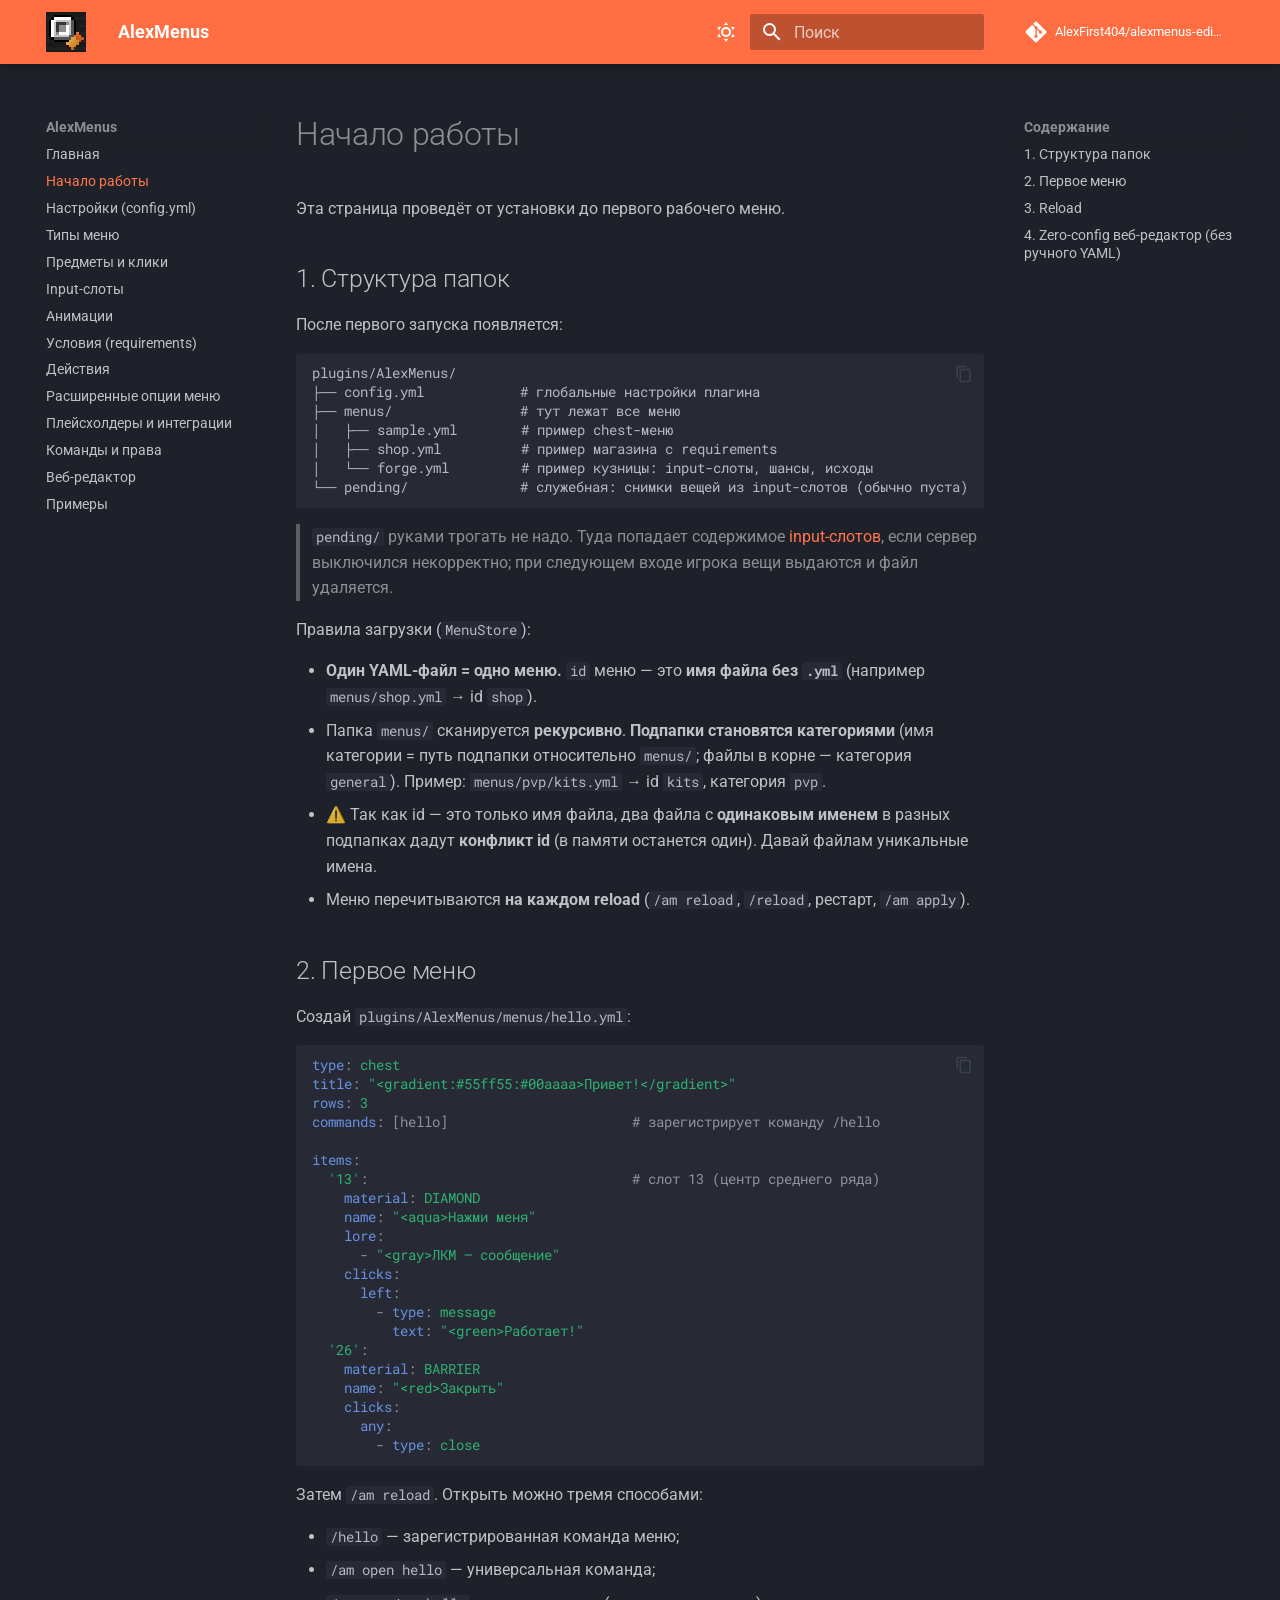
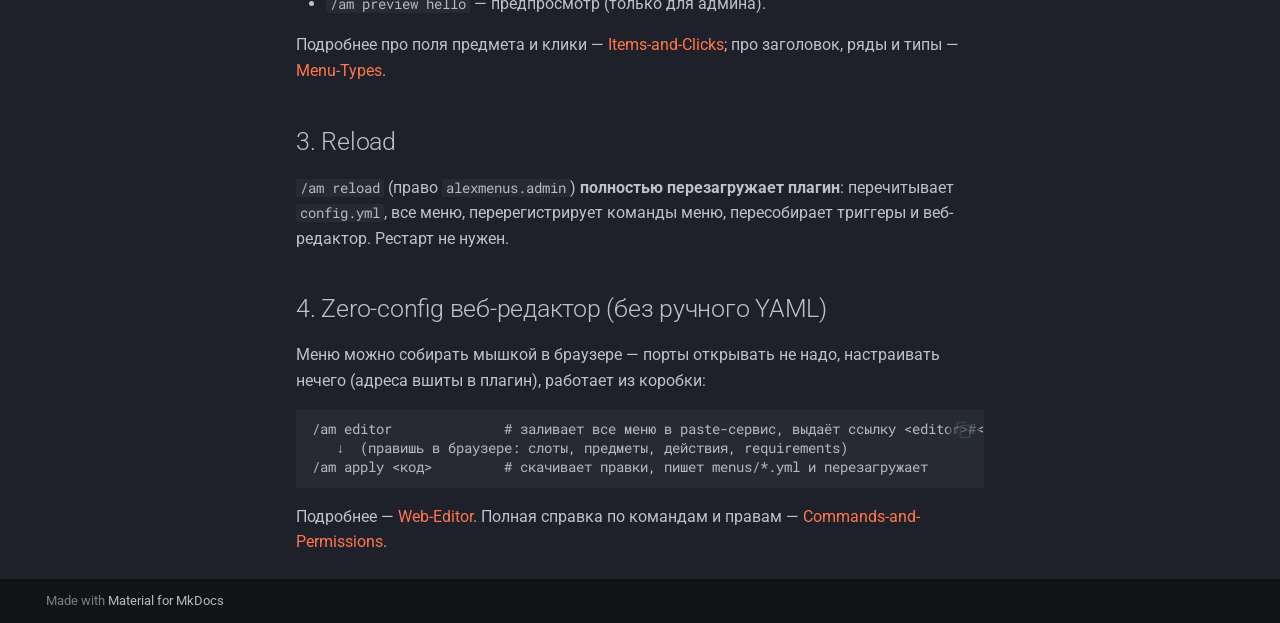
<file: Getting-Started/index.html>
<!doctype html>
<html lang="ru" class="no-js">
  <head>
    
      <meta charset="utf-8">
      <meta name="viewport" content="width=device-width,initial-scale=1">
      
        <meta name="description" content="Документация плагина AlexMenus — движок меню для Paper 1.21.11">
      
      
      
        <link rel="canonical" href="https://alexfirst404.github.io/alexmenus-wiki/Getting-Started/">
      
      
        <link rel="prev" href="..">
      
      
        <link rel="next" href="../Configuration/">
      
      
        
      
      
      <link rel="icon" href="../assets/favicon.png">
      <meta name="generator" content="mkdocs-1.6.1, mkdocs-material-9.7.7">
    
    
      
        <title>Начало работы - AlexMenus</title>
      
    
    
      <link rel="stylesheet" href="../assets/stylesheets/main.ec1eaa64.min.css">
      
        
        <link rel="stylesheet" href="../assets/stylesheets/palette.ab4e12ef.min.css">
      
      


    
    
      
    
    
      
        
        
        <link rel="preconnect" href="https://fonts.gstatic.com" crossorigin>
        <link rel="stylesheet" href="https://fonts.googleapis.com/css?family=Roboto:300,300i,400,400i,700,700i%7CRoboto+Mono:400,400i,700,700i&display=fallback">
        <style>:root{--md-text-font:"Roboto";--md-code-font:"Roboto Mono"}</style>
      
    
    
      <link rel="stylesheet" href="../assets/pixel.css">
    
    <script>__md_scope=new URL("..",location),__md_hash=e=>[...e].reduce(((e,_)=>(e<<5)-e+_.charCodeAt(0)),0),__md_get=(e,_=localStorage,t=__md_scope)=>JSON.parse(_.getItem(t.pathname+"."+e)),__md_set=(e,_,t=localStorage,a=__md_scope)=>{try{t.setItem(a.pathname+"."+e,JSON.stringify(_))}catch(e){}}</script>
    
      

    
    
  </head>
  
  
    
    
      
    
    
    
    
    <body dir="ltr" data-md-color-scheme="slate" data-md-color-primary="deep-orange" data-md-color-accent="orange">
  
    
    <input class="md-toggle" data-md-toggle="drawer" type="checkbox" id="__drawer" autocomplete="off">
    <input class="md-toggle" data-md-toggle="search" type="checkbox" id="__search" autocomplete="off">
    <label class="md-overlay" for="__drawer"></label>
    <div data-md-component="skip">
      
        
        <a href="#_1" class="md-skip">
          Перейти к содержанию
        </a>
      
    </div>
    <div data-md-component="announce">
      
    </div>
    
    
      

  

<header class="md-header md-header--shadow" data-md-component="header">
  <nav class="md-header__inner md-grid" aria-label="Верхний колонтитул">
    <a href=".." title="AlexMenus" class="md-header__button md-logo" aria-label="AlexMenus" data-md-component="logo">
      
  <img src="../assets/logo.svg" alt="logo">

    </a>
    <label class="md-header__button md-icon" for="__drawer">
      
      <svg xmlns="http://www.w3.org/2000/svg" viewBox="0 0 24 24"><path d="M3 6h18v2H3zm0 5h18v2H3zm0 5h18v2H3z"/></svg>
    </label>
    <div class="md-header__title" data-md-component="header-title">
      <div class="md-header__ellipsis">
        <div class="md-header__topic">
          <span class="md-ellipsis">
            AlexMenus
          </span>
        </div>
        <div class="md-header__topic" data-md-component="header-topic">
          <span class="md-ellipsis">
            
              Начало работы
            
          </span>
        </div>
      </div>
    </div>
    
      
        <form class="md-header__option" data-md-component="palette">
  
    
    
    
    <input class="md-option" data-md-color-media="" data-md-color-scheme="slate" data-md-color-primary="deep-orange" data-md-color-accent="orange"  aria-label="Светлая тема"  type="radio" name="__palette" id="__palette_0">
    
      <label class="md-header__button md-icon" title="Светлая тема" for="__palette_1" hidden>
        <svg xmlns="http://www.w3.org/2000/svg" viewBox="0 0 24 24"><path d="M12 7a5 5 0 0 1 5 5 5 5 0 0 1-5 5 5 5 0 0 1-5-5 5 5 0 0 1 5-5m0 2a3 3 0 0 0-3 3 3 3 0 0 0 3 3 3 3 0 0 0 3-3 3 3 0 0 0-3-3m0-7 2.39 3.42C13.65 5.15 12.84 5 12 5s-1.65.15-2.39.42zM3.34 7l4.16-.35A7.2 7.2 0 0 0 5.94 8.5c-.44.74-.69 1.5-.83 2.29zm.02 10 1.76-3.77a7.131 7.131 0 0 0 2.38 4.14zM20.65 7l-1.77 3.79a7.02 7.02 0 0 0-2.38-4.15zm-.01 10-4.14.36c.59-.51 1.12-1.14 1.54-1.86.42-.73.69-1.5.83-2.29zM12 22l-2.41-3.44c.74.27 1.55.44 2.41.44.82 0 1.63-.17 2.37-.44z"/></svg>
      </label>
    
  
    
    
    
    <input class="md-option" data-md-color-media="" data-md-color-scheme="default" data-md-color-primary="deep-orange" data-md-color-accent="orange"  aria-label="Тёмная тема"  type="radio" name="__palette" id="__palette_1">
    
      <label class="md-header__button md-icon" title="Тёмная тема" for="__palette_0" hidden>
        <svg xmlns="http://www.w3.org/2000/svg" viewBox="0 0 24 24"><path d="m17.75 4.09-2.53 1.94.91 3.06-2.63-1.81-2.63 1.81.91-3.06-2.53-1.94L12.44 4l1.06-3 1.06 3zm3.5 6.91-1.64 1.25.59 1.98-1.7-1.17-1.7 1.17.59-1.98L15.75 11l2.06-.05L18.5 9l.69 1.95zm-2.28 4.95c.83-.08 1.72 1.1 1.19 1.85-.32.45-.66.87-1.08 1.27C15.17 23 8.84 23 4.94 19.07c-3.91-3.9-3.91-10.24 0-14.14.4-.4.82-.76 1.27-1.08.75-.53 1.93.36 1.85 1.19-.27 2.86.69 5.83 2.89 8.02a9.96 9.96 0 0 0 8.02 2.89m-1.64 2.02a12.08 12.08 0 0 1-7.8-3.47c-2.17-2.19-3.33-5-3.49-7.82-2.81 3.14-2.7 7.96.31 10.98 3.02 3.01 7.84 3.12 10.98.31"/></svg>
      </label>
    
  
</form>
      
    
    
      <script>var palette=__md_get("__palette");if(palette&&palette.color){if("(prefers-color-scheme)"===palette.color.media){var media=matchMedia("(prefers-color-scheme: light)"),input=document.querySelector(media.matches?"[data-md-color-media='(prefers-color-scheme: light)']":"[data-md-color-media='(prefers-color-scheme: dark)']");palette.color.media=input.getAttribute("data-md-color-media"),palette.color.scheme=input.getAttribute("data-md-color-scheme"),palette.color.primary=input.getAttribute("data-md-color-primary"),palette.color.accent=input.getAttribute("data-md-color-accent")}for(var[key,value]of Object.entries(palette.color))document.body.setAttribute("data-md-color-"+key,value)}</script>
    
    
    
      
      
        <label class="md-header__button md-icon" for="__search">
          
          <svg xmlns="http://www.w3.org/2000/svg" viewBox="0 0 24 24"><path d="M9.5 3A6.5 6.5 0 0 1 16 9.5c0 1.61-.59 3.09-1.56 4.23l.27.27h.79l5 5-1.5 1.5-5-5v-.79l-.27-.27A6.52 6.52 0 0 1 9.5 16 6.5 6.5 0 0 1 3 9.5 6.5 6.5 0 0 1 9.5 3m0 2C7 5 5 7 5 9.5S7 14 9.5 14 14 12 14 9.5 12 5 9.5 5"/></svg>
        </label>
        <div class="md-search" data-md-component="search" role="dialog">
  <label class="md-search__overlay" for="__search"></label>
  <div class="md-search__inner" role="search">
    <form class="md-search__form" name="search">
      <input type="text" class="md-search__input" name="query" aria-label="Поиск" placeholder="Поиск" autocapitalize="off" autocorrect="off" autocomplete="off" spellcheck="false" data-md-component="search-query" required>
      <label class="md-search__icon md-icon" for="__search">
        
        <svg xmlns="http://www.w3.org/2000/svg" viewBox="0 0 24 24"><path d="M9.5 3A6.5 6.5 0 0 1 16 9.5c0 1.61-.59 3.09-1.56 4.23l.27.27h.79l5 5-1.5 1.5-5-5v-.79l-.27-.27A6.52 6.52 0 0 1 9.5 16 6.5 6.5 0 0 1 3 9.5 6.5 6.5 0 0 1 9.5 3m0 2C7 5 5 7 5 9.5S7 14 9.5 14 14 12 14 9.5 12 5 9.5 5"/></svg>
        
        <svg xmlns="http://www.w3.org/2000/svg" viewBox="0 0 24 24"><path d="M20 11v2H8l5.5 5.5-1.42 1.42L4.16 12l7.92-7.92L13.5 5.5 8 11z"/></svg>
      </label>
      <nav class="md-search__options" aria-label="Поиск">
        
        <button type="reset" class="md-search__icon md-icon" title="Очистить" aria-label="Очистить" tabindex="-1">
          
          <svg xmlns="http://www.w3.org/2000/svg" viewBox="0 0 24 24"><path d="M19 6.41 17.59 5 12 10.59 6.41 5 5 6.41 10.59 12 5 17.59 6.41 19 12 13.41 17.59 19 19 17.59 13.41 12z"/></svg>
        </button>
      </nav>
      
        <div class="md-search__suggest" data-md-component="search-suggest"></div>
      
    </form>
    <div class="md-search__output">
      <div class="md-search__scrollwrap" tabindex="0" data-md-scrollfix>
        <div class="md-search-result" data-md-component="search-result">
          <div class="md-search-result__meta">
            Инициализация поиска
          </div>
          <ol class="md-search-result__list" role="presentation"></ol>
        </div>
      </div>
    </div>
  </div>
</div>
      
    
    
      <div class="md-header__source">
        <a href="https://github.com/AlexFirst404/alexmenus-editor" title="Перейти к репозиторию" class="md-source" data-md-component="source">
  <div class="md-source__icon md-icon">
    
    <svg xmlns="http://www.w3.org/2000/svg" viewBox="0 0 448 512"><!--! Font Awesome Free 7.1.0 by @fontawesome - https://fontawesome.com License - https://fontawesome.com/license/free (Icons: CC BY 4.0, Fonts: SIL OFL 1.1, Code: MIT License) Copyright 2025 Fonticons, Inc.--><path d="M439.6 236.1 244 40.5c-5.4-5.5-12.8-8.5-20.4-8.5s-15 3-20.4 8.4L162.5 81l51.5 51.5c27.1-9.1 52.7 16.8 43.4 43.7l49.7 49.7c34.2-11.8 61.2 31 35.5 56.7-26.5 26.5-70.2-2.9-56-37.3L240.3 199v121.9c25.3 12.5 22.3 41.8 9.1 55-6.4 6.4-15.2 10.1-24.3 10.1s-17.8-3.6-24.3-10.1c-17.6-17.6-11.1-46.9 11.2-56v-123c-20.8-8.5-24.6-30.7-18.6-45L142.6 101 8.5 235.1C3 240.6 0 247.9 0 255.5s3 15 8.5 20.4l195.6 195.7c5.4 5.4 12.7 8.4 20.4 8.4s15-3 20.4-8.4l194.7-194.7c5.4-5.4 8.4-12.8 8.4-20.4s-3-15-8.4-20.4"/></svg>
  </div>
  <div class="md-source__repository">
    AlexFirst404/alexmenus-editor
  </div>
</a>
      </div>
    
  </nav>
  
</header>
    
    <div class="md-container" data-md-component="container">
      
      
        
          
        
      
      <main class="md-main" data-md-component="main">
        <div class="md-main__inner md-grid">
          
            
              
              <div class="md-sidebar md-sidebar--primary" data-md-component="sidebar" data-md-type="navigation" >
                <div class="md-sidebar__scrollwrap">
                  <div class="md-sidebar__inner">
                    



<nav class="md-nav md-nav--primary" aria-label="Навигация" data-md-level="0">
  <label class="md-nav__title" for="__drawer">
    <a href=".." title="AlexMenus" class="md-nav__button md-logo" aria-label="AlexMenus" data-md-component="logo">
      
  <img src="../assets/logo.svg" alt="logo">

    </a>
    AlexMenus
  </label>
  
    <div class="md-nav__source">
      <a href="https://github.com/AlexFirst404/alexmenus-editor" title="Перейти к репозиторию" class="md-source" data-md-component="source">
  <div class="md-source__icon md-icon">
    
    <svg xmlns="http://www.w3.org/2000/svg" viewBox="0 0 448 512"><!--! Font Awesome Free 7.1.0 by @fontawesome - https://fontawesome.com License - https://fontawesome.com/license/free (Icons: CC BY 4.0, Fonts: SIL OFL 1.1, Code: MIT License) Copyright 2025 Fonticons, Inc.--><path d="M439.6 236.1 244 40.5c-5.4-5.5-12.8-8.5-20.4-8.5s-15 3-20.4 8.4L162.5 81l51.5 51.5c27.1-9.1 52.7 16.8 43.4 43.7l49.7 49.7c34.2-11.8 61.2 31 35.5 56.7-26.5 26.5-70.2-2.9-56-37.3L240.3 199v121.9c25.3 12.5 22.3 41.8 9.1 55-6.4 6.4-15.2 10.1-24.3 10.1s-17.8-3.6-24.3-10.1c-17.6-17.6-11.1-46.9 11.2-56v-123c-20.8-8.5-24.6-30.7-18.6-45L142.6 101 8.5 235.1C3 240.6 0 247.9 0 255.5s3 15 8.5 20.4l195.6 195.7c5.4 5.4 12.7 8.4 20.4 8.4s15-3 20.4-8.4l194.7-194.7c5.4-5.4 8.4-12.8 8.4-20.4s-3-15-8.4-20.4"/></svg>
  </div>
  <div class="md-source__repository">
    AlexFirst404/alexmenus-editor
  </div>
</a>
    </div>
  
  <ul class="md-nav__list" data-md-scrollfix>
    
      
      
  
  
  
  
    <li class="md-nav__item">
      <a href=".." class="md-nav__link">
        
  
  
  <span class="md-ellipsis">
    
  
    Главная
  

    
  </span>
  
  

      </a>
    </li>
  

    
      
      
  
  
    
  
  
  
    <li class="md-nav__item md-nav__item--active">
      
      <input class="md-nav__toggle md-toggle" type="checkbox" id="__toc">
      
      
        
      
      
        <label class="md-nav__link md-nav__link--active" for="__toc">
          
  
  
  <span class="md-ellipsis">
    
  
    Начало работы
  

    
  </span>
  
  

          <span class="md-nav__icon md-icon"></span>
        </label>
      
      <a href="./" class="md-nav__link md-nav__link--active">
        
  
  
  <span class="md-ellipsis">
    
  
    Начало работы
  

    
  </span>
  
  

      </a>
      
        

<nav class="md-nav md-nav--secondary" aria-label="Содержание">
  
  
  
    
  
  
    <label class="md-nav__title" for="__toc">
      <span class="md-nav__icon md-icon"></span>
      Содержание
    </label>
    <ul class="md-nav__list" data-md-component="toc" data-md-scrollfix>
      
        <li class="md-nav__item">
  <a href="#1" class="md-nav__link">
    <span class="md-ellipsis">
      
        1. Структура папок
      
    </span>
  </a>
  
</li>
      
        <li class="md-nav__item">
  <a href="#2" class="md-nav__link">
    <span class="md-ellipsis">
      
        2. Первое меню
      
    </span>
  </a>
  
</li>
      
        <li class="md-nav__item">
  <a href="#3-reload" class="md-nav__link">
    <span class="md-ellipsis">
      
        3. Reload
      
    </span>
  </a>
  
</li>
      
        <li class="md-nav__item">
  <a href="#4-zero-config-yaml" class="md-nav__link">
    <span class="md-ellipsis">
      
        4. Zero-config веб-редактор (без ручного YAML)
      
    </span>
  </a>
  
</li>
      
    </ul>
  
</nav>
      
    </li>
  

    
      
      
  
  
  
  
    <li class="md-nav__item">
      <a href="../Configuration/" class="md-nav__link">
        
  
  
  <span class="md-ellipsis">
    
  
    Настройки (config.yml)
  

    
  </span>
  
  

      </a>
    </li>
  

    
      
      
  
  
  
  
    <li class="md-nav__item">
      <a href="../Menu-Types/" class="md-nav__link">
        
  
  
  <span class="md-ellipsis">
    
  
    Типы меню
  

    
  </span>
  
  

      </a>
    </li>
  

    
      
      
  
  
  
  
    <li class="md-nav__item">
      <a href="../Items-and-Clicks/" class="md-nav__link">
        
  
  
  <span class="md-ellipsis">
    
  
    Предметы и клики
  

    
  </span>
  
  

      </a>
    </li>
  

    
      
      
  
  
  
  
    <li class="md-nav__item">
      <a href="../Input-Slots/" class="md-nav__link">
        
  
  
  <span class="md-ellipsis">
    
  
    Input-слоты
  

    
  </span>
  
  

      </a>
    </li>
  

    
      
      
  
  
  
  
    <li class="md-nav__item">
      <a href="../Animations/" class="md-nav__link">
        
  
  
  <span class="md-ellipsis">
    
  
    Анимации
  

    
  </span>
  
  

      </a>
    </li>
  

    
      
      
  
  
  
  
    <li class="md-nav__item">
      <a href="../Requirements/" class="md-nav__link">
        
  
  
  <span class="md-ellipsis">
    
  
    Условия (requirements)
  

    
  </span>
  
  

      </a>
    </li>
  

    
      
      
  
  
  
  
    <li class="md-nav__item">
      <a href="../Actions/" class="md-nav__link">
        
  
  
  <span class="md-ellipsis">
    
  
    Действия
  

    
  </span>
  
  

      </a>
    </li>
  

    
      
      
  
  
  
  
    <li class="md-nav__item">
      <a href="../Advanced-Menu-Options/" class="md-nav__link">
        
  
  
  <span class="md-ellipsis">
    
  
    Расширенные опции меню
  

    
  </span>
  
  

      </a>
    </li>
  

    
      
      
  
  
  
  
    <li class="md-nav__item">
      <a href="../Placeholders-and-Integrations/" class="md-nav__link">
        
  
  
  <span class="md-ellipsis">
    
  
    Плейсхолдеры и интеграции
  

    
  </span>
  
  

      </a>
    </li>
  

    
      
      
  
  
  
  
    <li class="md-nav__item">
      <a href="../Commands-and-Permissions/" class="md-nav__link">
        
  
  
  <span class="md-ellipsis">
    
  
    Команды и права
  

    
  </span>
  
  

      </a>
    </li>
  

    
      
      
  
  
  
  
    <li class="md-nav__item">
      <a href="../Web-Editor/" class="md-nav__link">
        
  
  
  <span class="md-ellipsis">
    
  
    Веб-редактор
  

    
  </span>
  
  

      </a>
    </li>
  

    
      
      
  
  
  
  
    <li class="md-nav__item">
      <a href="../Examples/" class="md-nav__link">
        
  
  
  <span class="md-ellipsis">
    
  
    Примеры
  

    
  </span>
  
  

      </a>
    </li>
  

    
  </ul>
</nav>
                  </div>
                </div>
              </div>
            
            
              
              <div class="md-sidebar md-sidebar--secondary" data-md-component="sidebar" data-md-type="toc" >
                <div class="md-sidebar__scrollwrap">
                  <div class="md-sidebar__inner">
                    

<nav class="md-nav md-nav--secondary" aria-label="Содержание">
  
  
  
    
  
  
    <label class="md-nav__title" for="__toc">
      <span class="md-nav__icon md-icon"></span>
      Содержание
    </label>
    <ul class="md-nav__list" data-md-component="toc" data-md-scrollfix>
      
        <li class="md-nav__item">
  <a href="#1" class="md-nav__link">
    <span class="md-ellipsis">
      
        1. Структура папок
      
    </span>
  </a>
  
</li>
      
        <li class="md-nav__item">
  <a href="#2" class="md-nav__link">
    <span class="md-ellipsis">
      
        2. Первое меню
      
    </span>
  </a>
  
</li>
      
        <li class="md-nav__item">
  <a href="#3-reload" class="md-nav__link">
    <span class="md-ellipsis">
      
        3. Reload
      
    </span>
  </a>
  
</li>
      
        <li class="md-nav__item">
  <a href="#4-zero-config-yaml" class="md-nav__link">
    <span class="md-ellipsis">
      
        4. Zero-config веб-редактор (без ручного YAML)
      
    </span>
  </a>
  
</li>
      
    </ul>
  
</nav>
                  </div>
                </div>
              </div>
            
          
          
            <div class="md-content" data-md-component="content">
              
              <article class="md-content__inner md-typeset">
                
                  


  
  


<h1 id="_1">Начало работы<a class="headerlink" href="#_1" title="Permanent link">&para;</a></h1>
<p>Эта страница проведёт от установки до первого рабочего меню.</p>
<h2 id="1">1. Структура папок<a class="headerlink" href="#1" title="Permanent link">&para;</a></h2>
<p>После первого запуска появляется:</p>
<div class="highlight"><pre><span></span><code>plugins/AlexMenus/
├── config.yml            # глобальные настройки плагина
├── menus/                # тут лежат все меню
│   ├── sample.yml        # пример chest-меню
│   ├── shop.yml          # пример магазина с requirements
│   └── forge.yml         # пример кузницы: input-слоты, шансы, исходы
└── pending/              # служебная: снимки вещей из input-слотов (обычно пуста)
</code></pre></div>
<blockquote>
<p><code>pending/</code> руками трогать не надо. Туда попадает содержимое <a href="../Input-Slots/">input-слотов</a>, если сервер
выключился некорректно; при следующем входе игрока вещи выдаются и файл удаляется.</p>
</blockquote>
<p>Правила загрузки (<code>MenuStore</code>):</p>
<ul>
<li><strong>Один YAML-файл = одно меню.</strong> <code>id</code> меню — это <strong>имя файла без <code>.yml</code></strong> (например <code>menus/shop.yml</code> → id <code>shop</code>).</li>
<li>Папка <code>menus/</code> сканируется <strong>рекурсивно</strong>. <strong>Подпапки становятся категориями</strong> (имя категории = путь
  подпапки относительно <code>menus/</code>; файлы в корне — категория <code>general</code>). Пример: <code>menus/pvp/kits.yml</code> → id
  <code>kits</code>, категория <code>pvp</code>.</li>
<li>⚠️ Так как id — это только имя файла, два файла с <strong>одинаковым именем</strong> в разных подпапках дадут
  <strong>конфликт id</strong> (в памяти останется один). Давай файлам уникальные имена.</li>
<li>Меню перечитываются <strong>на каждом reload</strong> (<code>/am reload</code>, <code>/reload</code>, рестарт, <code>/am apply</code>).</li>
</ul>
<h2 id="2">2. Первое меню<a class="headerlink" href="#2" title="Permanent link">&para;</a></h2>
<p>Создай <code>plugins/AlexMenus/menus/hello.yml</code>:</p>
<div class="highlight"><pre><span></span><code><span class="nt">type</span><span class="p">:</span><span class="w"> </span><span class="l l-Scalar l-Scalar-Plain">chest</span>
<span class="nt">title</span><span class="p">:</span><span class="w"> </span><span class="s">&quot;&lt;gradient:#55ff55:#00aaaa&gt;Привет!&lt;/gradient&gt;&quot;</span>
<span class="nt">rows</span><span class="p">:</span><span class="w"> </span><span class="l l-Scalar l-Scalar-Plain">3</span>
<span class="nt">commands</span><span class="p">:</span><span class="w"> </span><span class="p p-Indicator">[</span><span class="nv">hello</span><span class="p p-Indicator">]</span><span class="w">                       </span><span class="c1"># зарегистрирует команду /hello</span>

<span class="nt">items</span><span class="p">:</span>
<span class="w">  </span><span class="s">&#39;13&#39;</span><span class="p p-Indicator">:</span><span class="w">                                 </span><span class="c1"># слот 13 (центр среднего ряда)</span>
<span class="w">    </span><span class="nt">material</span><span class="p">:</span><span class="w"> </span><span class="l l-Scalar l-Scalar-Plain">DIAMOND</span>
<span class="w">    </span><span class="nt">name</span><span class="p">:</span><span class="w"> </span><span class="s">&quot;&lt;aqua&gt;Нажми</span><span class="nv"> </span><span class="s">меня&quot;</span>
<span class="w">    </span><span class="nt">lore</span><span class="p">:</span>
<span class="w">      </span><span class="p p-Indicator">-</span><span class="w"> </span><span class="s">&quot;&lt;gray&gt;ЛКМ</span><span class="nv"> </span><span class="s">—</span><span class="nv"> </span><span class="s">сообщение&quot;</span>
<span class="w">    </span><span class="nt">clicks</span><span class="p">:</span>
<span class="w">      </span><span class="nt">left</span><span class="p">:</span>
<span class="w">        </span><span class="p p-Indicator">-</span><span class="w"> </span><span class="nt">type</span><span class="p">:</span><span class="w"> </span><span class="l l-Scalar l-Scalar-Plain">message</span>
<span class="w">          </span><span class="nt">text</span><span class="p">:</span><span class="w"> </span><span class="s">&quot;&lt;green&gt;Работает!&quot;</span>
<span class="w">  </span><span class="s">&#39;26&#39;</span><span class="p p-Indicator">:</span>
<span class="w">    </span><span class="nt">material</span><span class="p">:</span><span class="w"> </span><span class="l l-Scalar l-Scalar-Plain">BARRIER</span>
<span class="w">    </span><span class="nt">name</span><span class="p">:</span><span class="w"> </span><span class="s">&quot;&lt;red&gt;Закрыть&quot;</span>
<span class="w">    </span><span class="nt">clicks</span><span class="p">:</span>
<span class="w">      </span><span class="nt">any</span><span class="p">:</span>
<span class="w">        </span><span class="p p-Indicator">-</span><span class="w"> </span><span class="nt">type</span><span class="p">:</span><span class="w"> </span><span class="l l-Scalar l-Scalar-Plain">close</span>
</code></pre></div>
<p>Затем <code>/am reload</code>. Открыть можно тремя способами:</p>
<ul>
<li><code>/hello</code> — зарегистрированная команда меню;</li>
<li><code>/am open hello</code> — универсальная команда;</li>
<li><code>/am preview hello</code> — предпросмотр (только для админа).</li>
</ul>
<p>Подробнее про поля предмета и клики — <a href="../Items-and-Clicks/">Items-and-Clicks</a>; про заголовок, ряды и
типы — <a href="../Menu-Types/">Menu-Types</a>.</p>
<h2 id="3-reload">3. Reload<a class="headerlink" href="#3-reload" title="Permanent link">&para;</a></h2>
<p><code>/am reload</code> (право <code>alexmenus.admin</code>) <strong>полностью перезагружает плагин</strong>: перечитывает <code>config.yml</code>, все
меню, перерегистрирует команды меню, пересобирает триггеры и веб-редактор. Рестарт не нужен.</p>
<h2 id="4-zero-config-yaml">4. Zero-config веб-редактор (без ручного YAML)<a class="headerlink" href="#4-zero-config-yaml" title="Permanent link">&para;</a></h2>
<p>Меню можно собирать мышкой в браузере — порты открывать не надо, настраивать нечего (адреса вшиты в
плагин), работает из коробки:</p>
<div class="highlight"><pre><span></span><code>/am editor              # заливает все меню в paste-сервис, выдаёт ссылку &lt;editor&gt;#&lt;код&gt;
   ↓  (правишь в браузере: слоты, предметы, действия, requirements)
/am apply &lt;код&gt;         # скачивает правки, пишет menus/*.yml и перезагружает
</code></pre></div>
<p>Подробнее — <a href="../Web-Editor/">Web-Editor</a>. Полная справка по командам и правам — <a href="../Commands-and-Permissions/">Commands-and-Permissions</a>.</p>












                
              </article>
            </div>
          
          
<script>var target=document.getElementById(location.hash.slice(1));target&&target.name&&(target.checked=target.name.startsWith("__tabbed_"))</script>
        </div>
        
          <button type="button" class="md-top md-icon" data-md-component="top" hidden>
  
  <svg xmlns="http://www.w3.org/2000/svg" viewBox="0 0 24 24"><path d="M13 20h-2V8l-5.5 5.5-1.42-1.42L12 4.16l7.92 7.92-1.42 1.42L13 8z"/></svg>
  К началу
</button>
        
      </main>
      
        <footer class="md-footer">
  
  <div class="md-footer-meta md-typeset">
    <div class="md-footer-meta__inner md-grid">
      <div class="md-copyright">
  
  
    Made with
    <a href="https://squidfunk.github.io/mkdocs-material/" target="_blank" rel="noopener">
      Material for MkDocs
    </a>
  
</div>
      
    </div>
  </div>
</footer>
      
    </div>
    <div class="md-dialog" data-md-component="dialog">
      <div class="md-dialog__inner md-typeset"></div>
    </div>
    
    
    
      
      
      <script id="__config" type="application/json">{"annotate": null, "base": "..", "features": ["navigation.top", "navigation.instant", "navigation.tracking", "search.suggest", "search.highlight", "content.code.copy", "toc.follow"], "search": "../assets/javascripts/workers/search.2c215733.min.js", "tags": null, "translations": {"clipboard.copied": "\u0421\u043a\u043e\u043f\u0438\u0440\u043e\u0432\u0430\u043d\u043e \u0432 \u0431\u0443\u0444\u0435\u0440", "clipboard.copy": "\u041a\u043e\u043f\u0438\u0440\u043e\u0432\u0430\u0442\u044c \u0432 \u0431\u0443\u0444\u0435\u0440", "search.result.more.one": "\u0415\u0449\u0451 1 \u043d\u0430 \u044d\u0442\u043e\u0439 \u0441\u0442\u0440\u0430\u043d\u0438\u0446\u0435", "search.result.more.other": "\u0415\u0449\u0451 # \u043d\u0430 \u044d\u0442\u043e\u0439 \u0441\u0442\u0440\u0430\u043d\u0438\u0446\u0435", "search.result.none": "\u0421\u043e\u0432\u043f\u0430\u0434\u0435\u043d\u0438\u0439 \u043d\u0435 \u043d\u0430\u0439\u0434\u0435\u043d\u043e", "search.result.one": "\u041d\u0430\u0439\u0434\u0435\u043d\u043e 1 \u0441\u043e\u0432\u043f\u0430\u0434\u0435\u043d\u0438\u0435", "search.result.other": "\u041d\u0430\u0439\u0434\u0435\u043d\u043e \u0441\u043e\u0432\u043f\u0430\u0434\u0435\u043d\u0438\u0439: #", "search.result.placeholder": "\u041d\u0430\u0447\u043d\u0438\u0442\u0435 \u043f\u0435\u0447\u0430\u0442\u0430\u0442\u044c \u0434\u043b\u044f \u043f\u043e\u0438\u0441\u043a\u0430", "search.result.term.missing": "\u041e\u0442\u0441\u0443\u0442\u0441\u0442\u0432\u0443\u0435\u0442", "select.version": "\u0412\u044b\u0431\u0435\u0440\u0438\u0442\u0435 \u0432\u0435\u0440\u0441\u0438\u044e"}, "version": null}</script>
    
    
      <script src="../assets/javascripts/bundle.d7400e89.min.js"></script>
      
    
  </body>
</html>
</file>
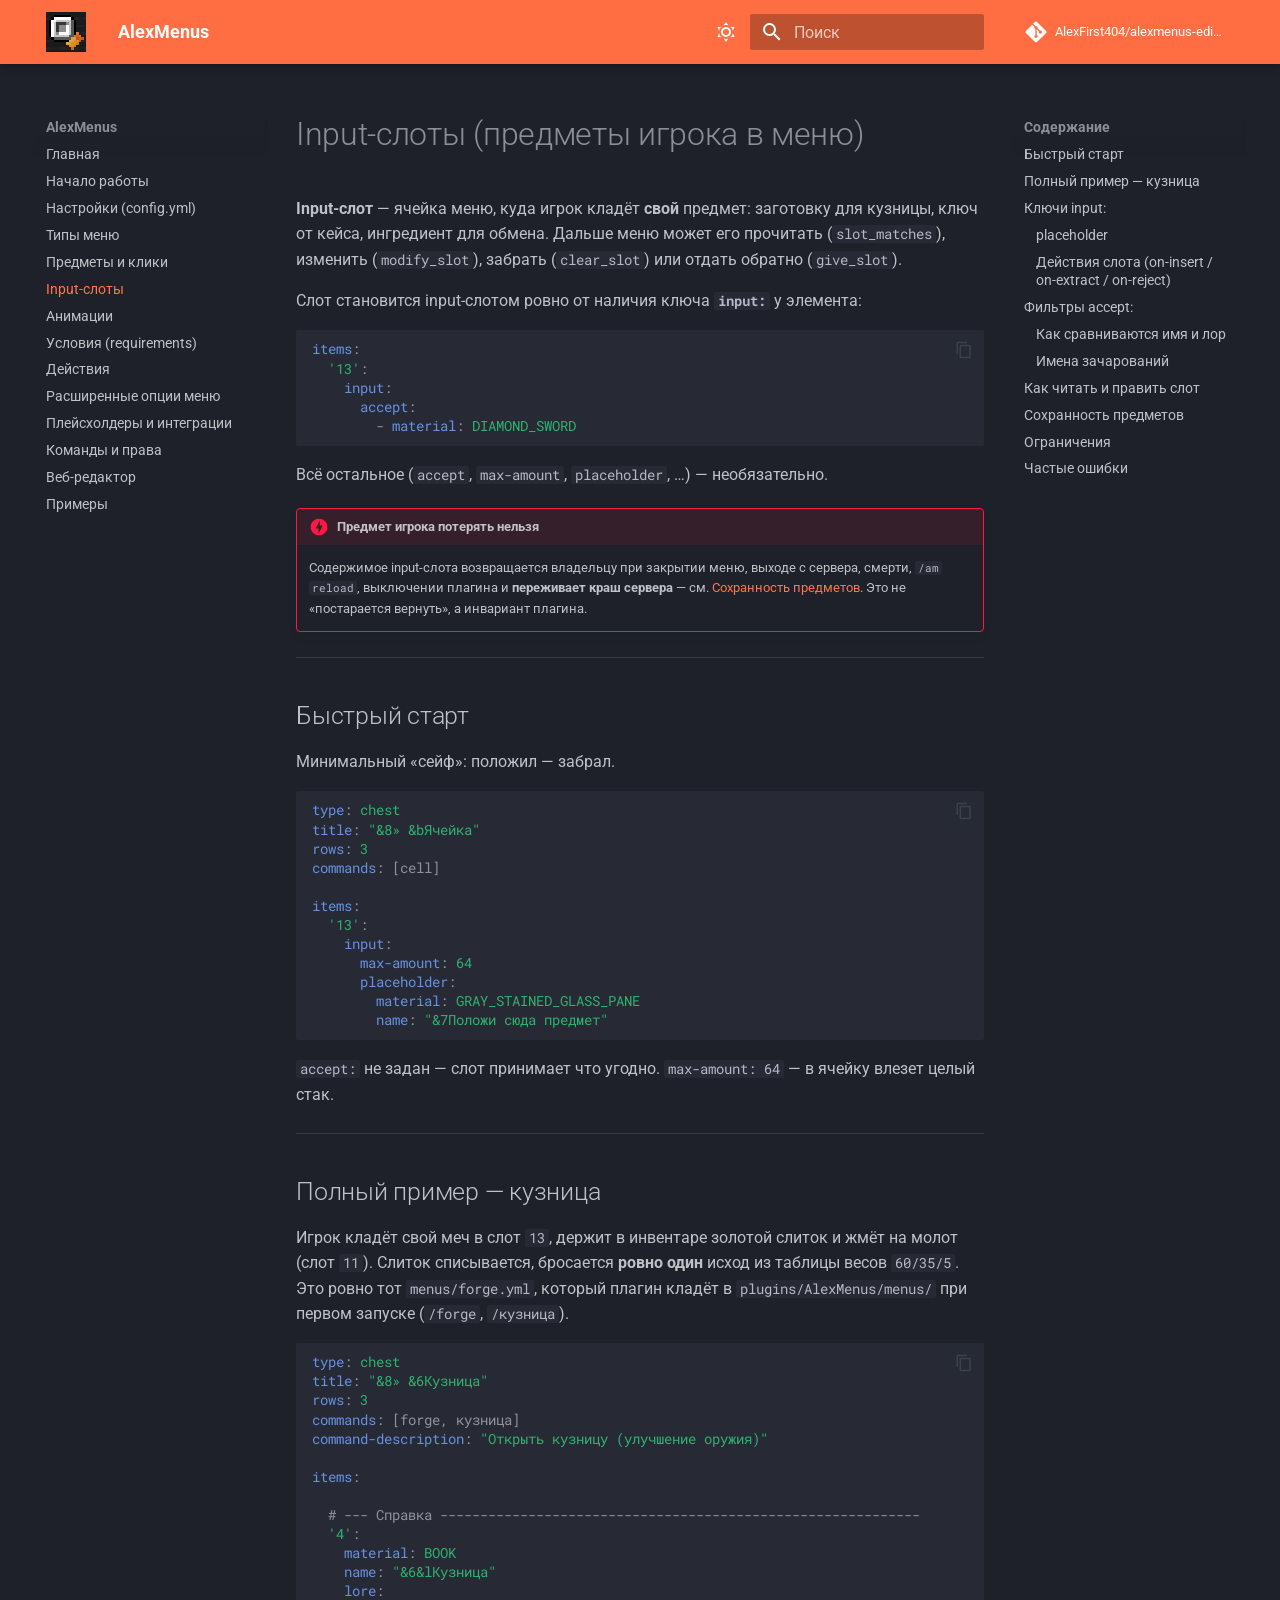
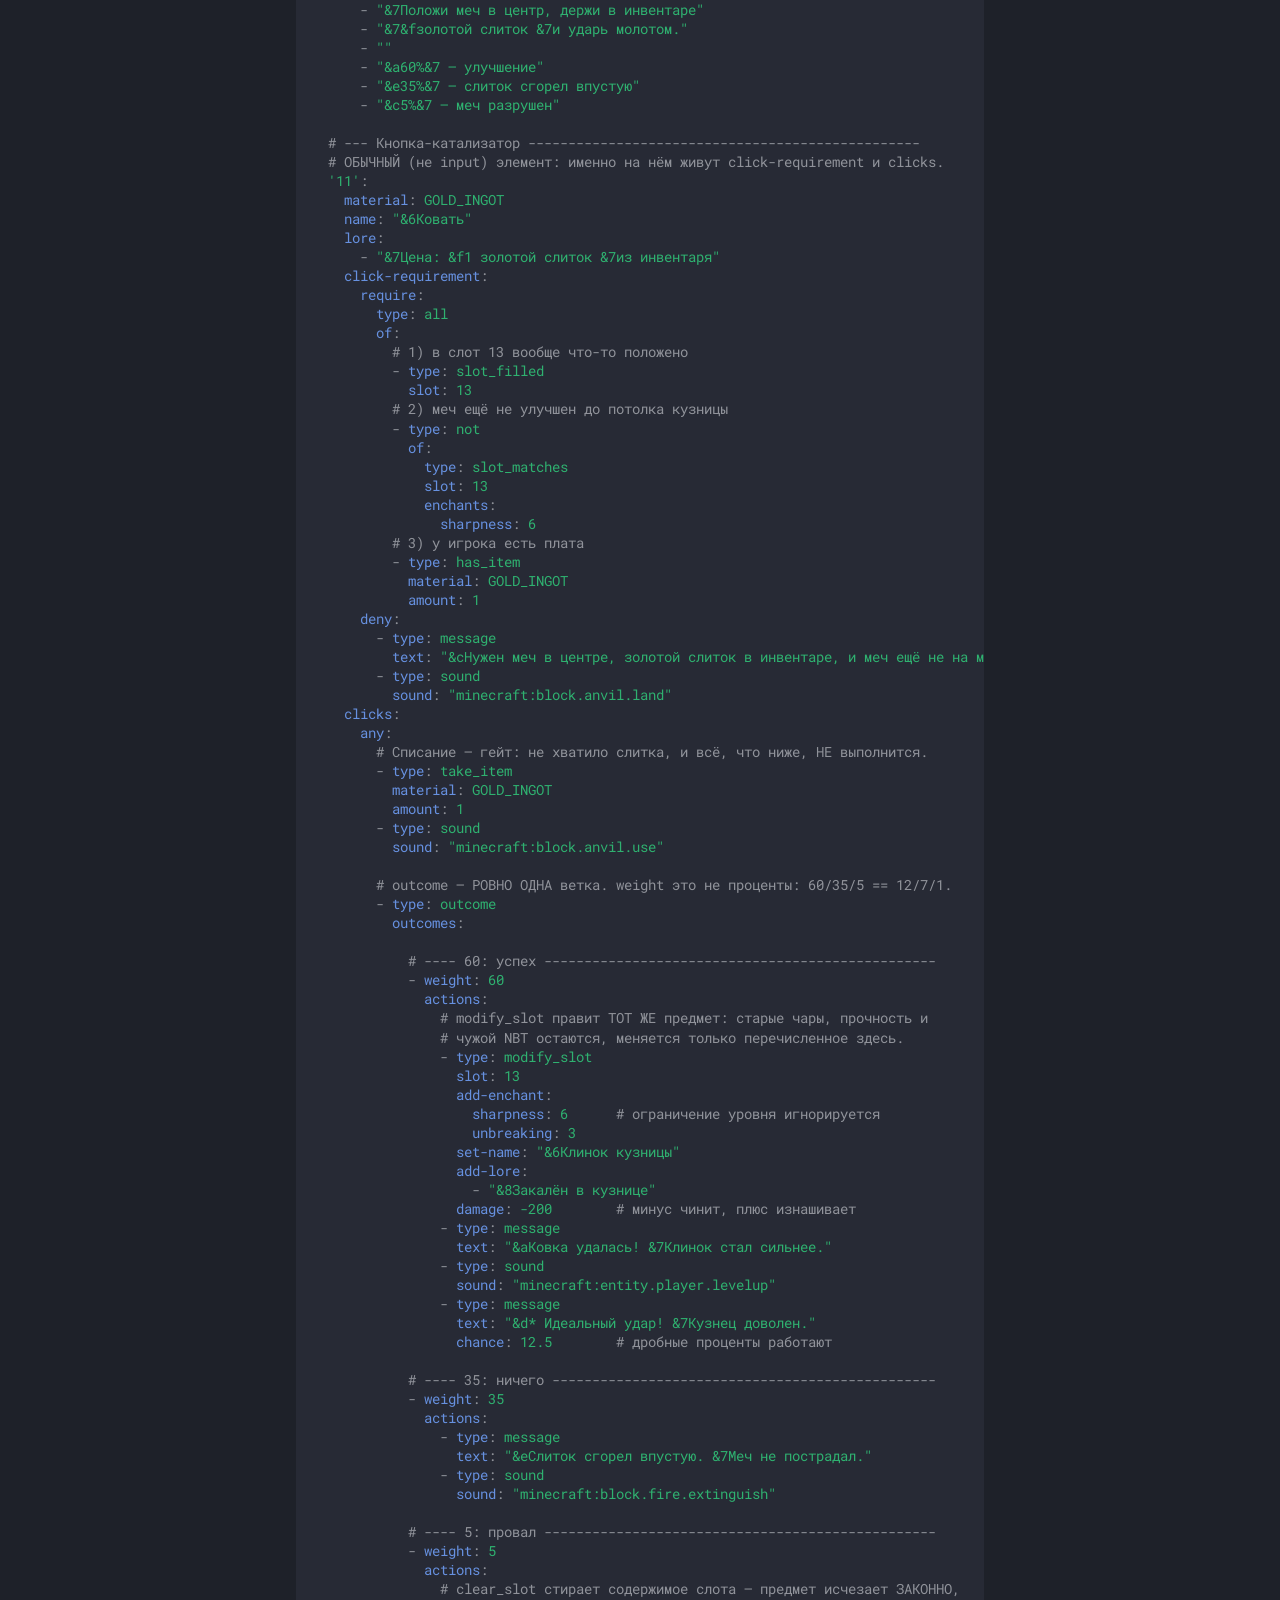
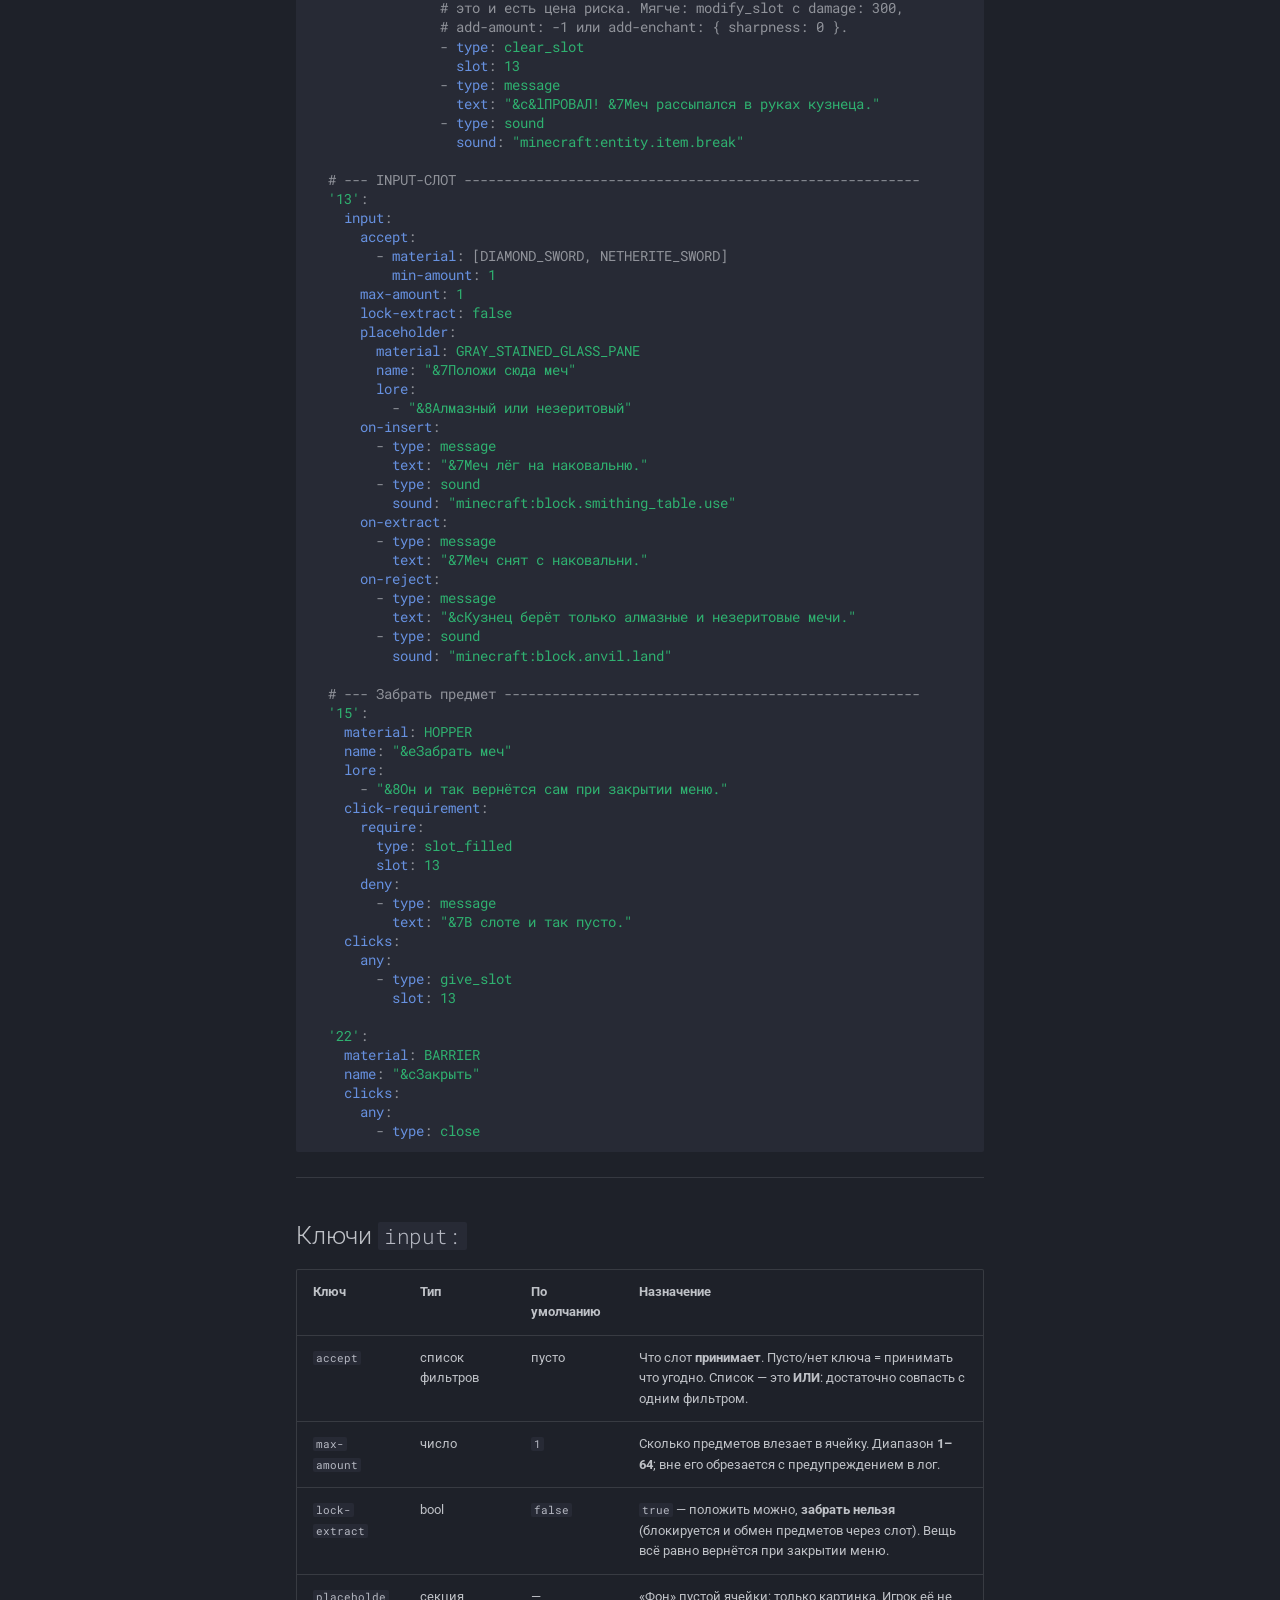
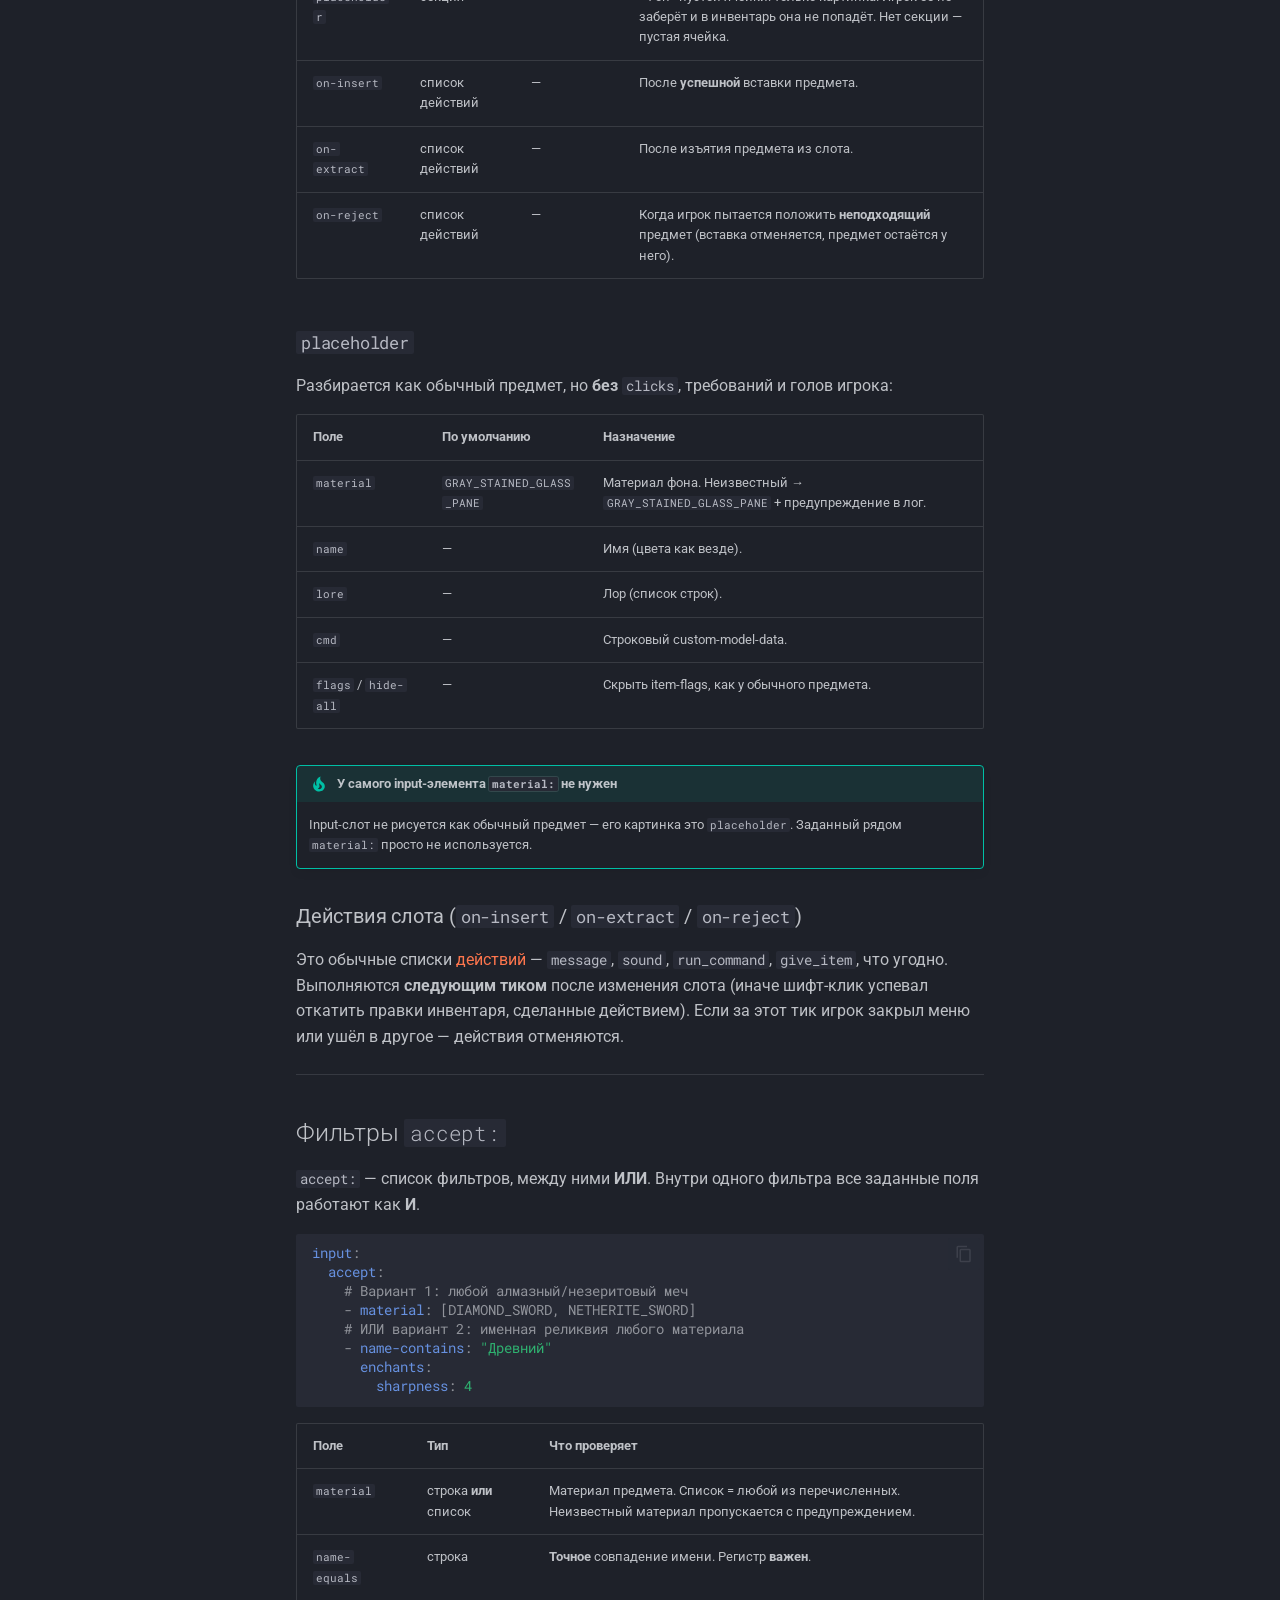
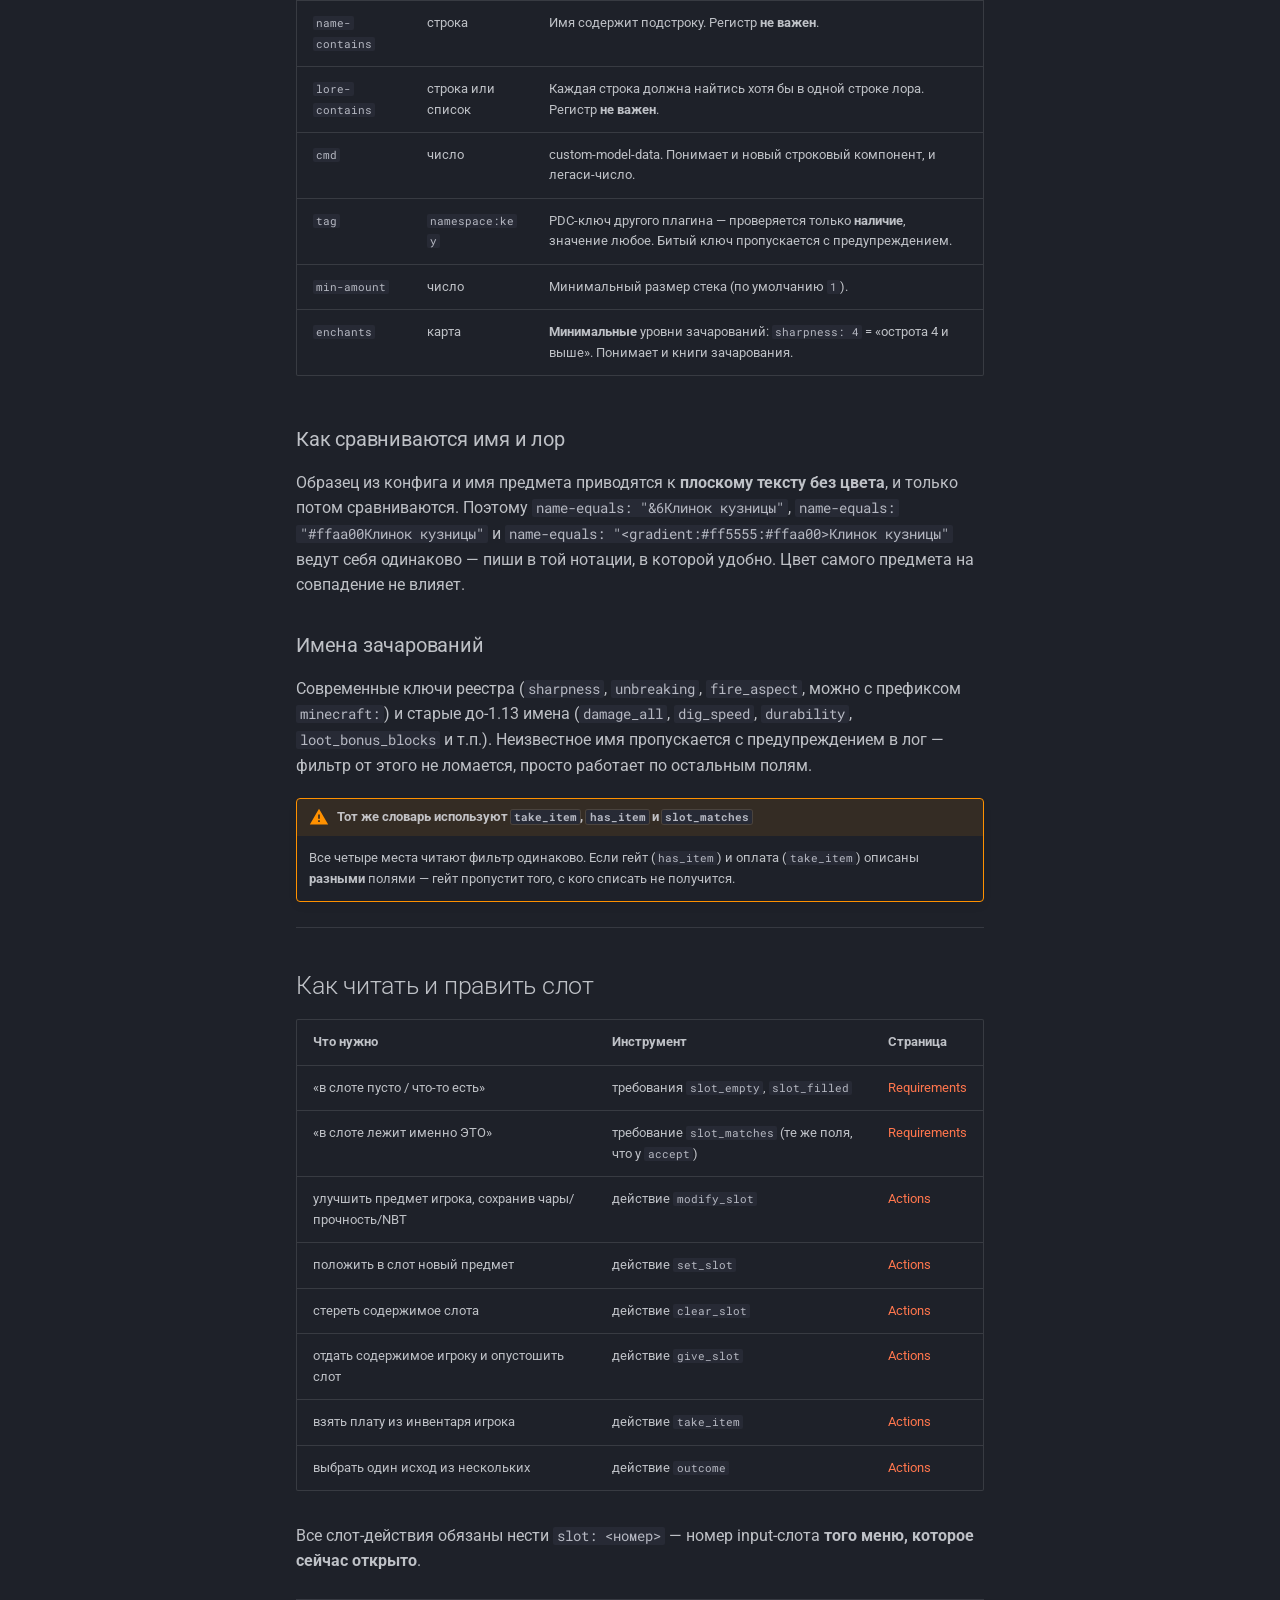
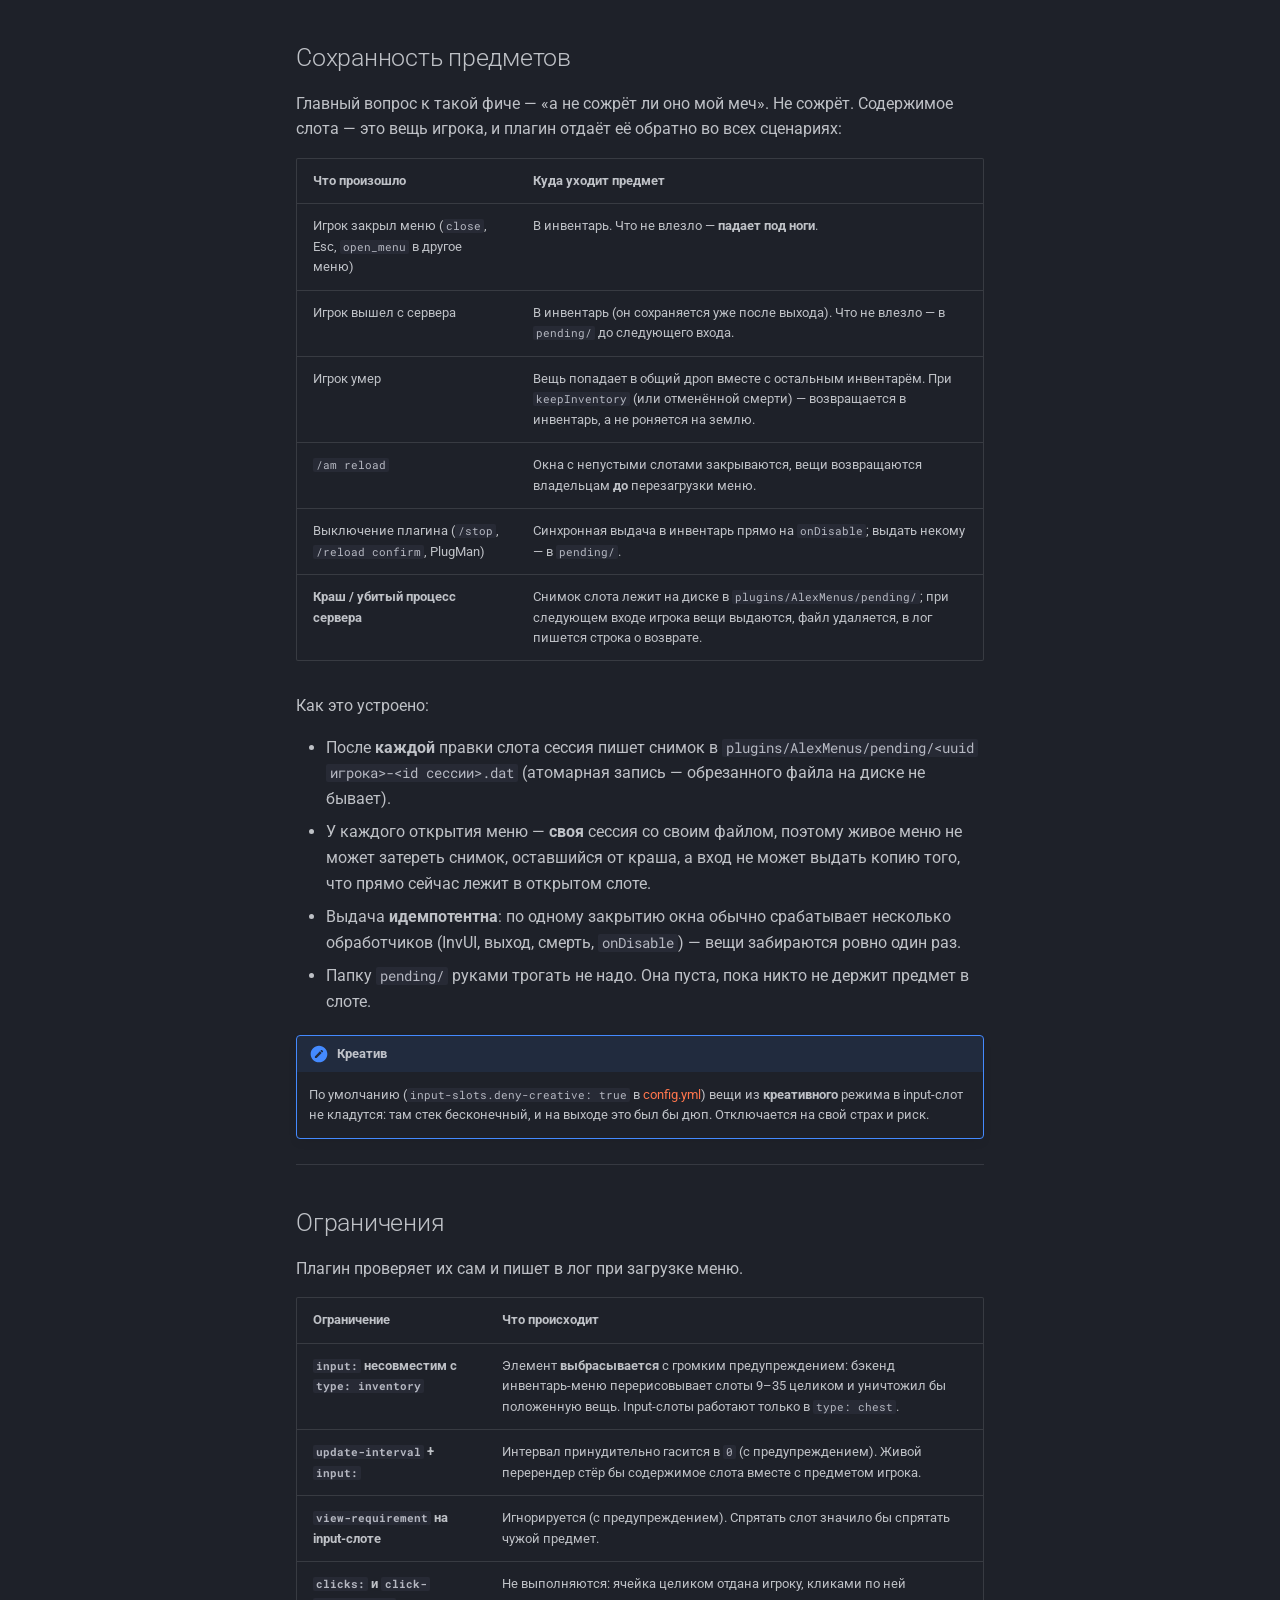
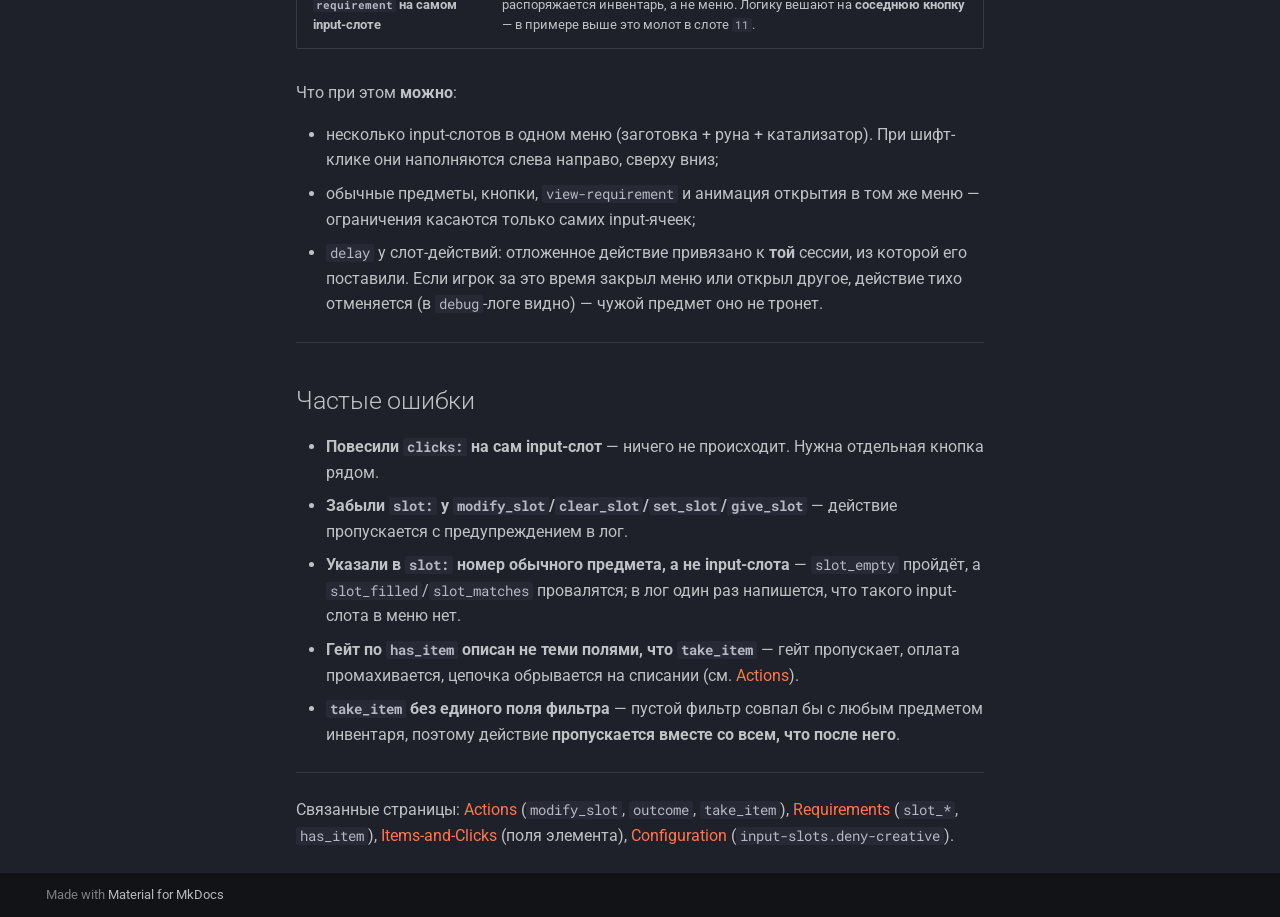
<file: Input-Slots/index.html>
<!doctype html>
<html lang="ru" class="no-js">
  <head>
    
      <meta charset="utf-8">
      <meta name="viewport" content="width=device-width,initial-scale=1">
      
        <meta name="description" content="Документация плагина AlexMenus — движок меню для Paper 1.21.11">
      
      
      
        <link rel="canonical" href="https://alexfirst404.github.io/alexmenus-wiki/Input-Slots/">
      
      
        <link rel="prev" href="../Items-and-Clicks/">
      
      
        <link rel="next" href="../Animations/">
      
      
        
      
      
      <link rel="icon" href="../assets/favicon.png">
      <meta name="generator" content="mkdocs-1.6.1, mkdocs-material-9.7.7">
    
    
      
        <title>Input-слоты - AlexMenus</title>
      
    
    
      <link rel="stylesheet" href="../assets/stylesheets/main.ec1eaa64.min.css">
      
        
        <link rel="stylesheet" href="../assets/stylesheets/palette.ab4e12ef.min.css">
      
      


    
    
      
    
    
      
        
        
        <link rel="preconnect" href="https://fonts.gstatic.com" crossorigin>
        <link rel="stylesheet" href="https://fonts.googleapis.com/css?family=Roboto:300,300i,400,400i,700,700i%7CRoboto+Mono:400,400i,700,700i&display=fallback">
        <style>:root{--md-text-font:"Roboto";--md-code-font:"Roboto Mono"}</style>
      
    
    
      <link rel="stylesheet" href="../assets/pixel.css">
    
    <script>__md_scope=new URL("..",location),__md_hash=e=>[...e].reduce(((e,_)=>(e<<5)-e+_.charCodeAt(0)),0),__md_get=(e,_=localStorage,t=__md_scope)=>JSON.parse(_.getItem(t.pathname+"."+e)),__md_set=(e,_,t=localStorage,a=__md_scope)=>{try{t.setItem(a.pathname+"."+e,JSON.stringify(_))}catch(e){}}</script>
    
      

    
    
  </head>
  
  
    
    
      
    
    
    
    
    <body dir="ltr" data-md-color-scheme="slate" data-md-color-primary="deep-orange" data-md-color-accent="orange">
  
    
    <input class="md-toggle" data-md-toggle="drawer" type="checkbox" id="__drawer" autocomplete="off">
    <input class="md-toggle" data-md-toggle="search" type="checkbox" id="__search" autocomplete="off">
    <label class="md-overlay" for="__drawer"></label>
    <div data-md-component="skip">
      
        
        <a href="#input-" class="md-skip">
          Перейти к содержанию
        </a>
      
    </div>
    <div data-md-component="announce">
      
    </div>
    
    
      

  

<header class="md-header md-header--shadow" data-md-component="header">
  <nav class="md-header__inner md-grid" aria-label="Верхний колонтитул">
    <a href=".." title="AlexMenus" class="md-header__button md-logo" aria-label="AlexMenus" data-md-component="logo">
      
  <img src="../assets/logo.svg" alt="logo">

    </a>
    <label class="md-header__button md-icon" for="__drawer">
      
      <svg xmlns="http://www.w3.org/2000/svg" viewBox="0 0 24 24"><path d="M3 6h18v2H3zm0 5h18v2H3zm0 5h18v2H3z"/></svg>
    </label>
    <div class="md-header__title" data-md-component="header-title">
      <div class="md-header__ellipsis">
        <div class="md-header__topic">
          <span class="md-ellipsis">
            AlexMenus
          </span>
        </div>
        <div class="md-header__topic" data-md-component="header-topic">
          <span class="md-ellipsis">
            
              Input-слоты
            
          </span>
        </div>
      </div>
    </div>
    
      
        <form class="md-header__option" data-md-component="palette">
  
    
    
    
    <input class="md-option" data-md-color-media="" data-md-color-scheme="slate" data-md-color-primary="deep-orange" data-md-color-accent="orange"  aria-label="Светлая тема"  type="radio" name="__palette" id="__palette_0">
    
      <label class="md-header__button md-icon" title="Светлая тема" for="__palette_1" hidden>
        <svg xmlns="http://www.w3.org/2000/svg" viewBox="0 0 24 24"><path d="M12 7a5 5 0 0 1 5 5 5 5 0 0 1-5 5 5 5 0 0 1-5-5 5 5 0 0 1 5-5m0 2a3 3 0 0 0-3 3 3 3 0 0 0 3 3 3 3 0 0 0 3-3 3 3 0 0 0-3-3m0-7 2.39 3.42C13.65 5.15 12.84 5 12 5s-1.65.15-2.39.42zM3.34 7l4.16-.35A7.2 7.2 0 0 0 5.94 8.5c-.44.74-.69 1.5-.83 2.29zm.02 10 1.76-3.77a7.131 7.131 0 0 0 2.38 4.14zM20.65 7l-1.77 3.79a7.02 7.02 0 0 0-2.38-4.15zm-.01 10-4.14.36c.59-.51 1.12-1.14 1.54-1.86.42-.73.69-1.5.83-2.29zM12 22l-2.41-3.44c.74.27 1.55.44 2.41.44.82 0 1.63-.17 2.37-.44z"/></svg>
      </label>
    
  
    
    
    
    <input class="md-option" data-md-color-media="" data-md-color-scheme="default" data-md-color-primary="deep-orange" data-md-color-accent="orange"  aria-label="Тёмная тема"  type="radio" name="__palette" id="__palette_1">
    
      <label class="md-header__button md-icon" title="Тёмная тема" for="__palette_0" hidden>
        <svg xmlns="http://www.w3.org/2000/svg" viewBox="0 0 24 24"><path d="m17.75 4.09-2.53 1.94.91 3.06-2.63-1.81-2.63 1.81.91-3.06-2.53-1.94L12.44 4l1.06-3 1.06 3zm3.5 6.91-1.64 1.25.59 1.98-1.7-1.17-1.7 1.17.59-1.98L15.75 11l2.06-.05L18.5 9l.69 1.95zm-2.28 4.95c.83-.08 1.72 1.1 1.19 1.85-.32.45-.66.87-1.08 1.27C15.17 23 8.84 23 4.94 19.07c-3.91-3.9-3.91-10.24 0-14.14.4-.4.82-.76 1.27-1.08.75-.53 1.93.36 1.85 1.19-.27 2.86.69 5.83 2.89 8.02a9.96 9.96 0 0 0 8.02 2.89m-1.64 2.02a12.08 12.08 0 0 1-7.8-3.47c-2.17-2.19-3.33-5-3.49-7.82-2.81 3.14-2.7 7.96.31 10.98 3.02 3.01 7.84 3.12 10.98.31"/></svg>
      </label>
    
  
</form>
      
    
    
      <script>var palette=__md_get("__palette");if(palette&&palette.color){if("(prefers-color-scheme)"===palette.color.media){var media=matchMedia("(prefers-color-scheme: light)"),input=document.querySelector(media.matches?"[data-md-color-media='(prefers-color-scheme: light)']":"[data-md-color-media='(prefers-color-scheme: dark)']");palette.color.media=input.getAttribute("data-md-color-media"),palette.color.scheme=input.getAttribute("data-md-color-scheme"),palette.color.primary=input.getAttribute("data-md-color-primary"),palette.color.accent=input.getAttribute("data-md-color-accent")}for(var[key,value]of Object.entries(palette.color))document.body.setAttribute("data-md-color-"+key,value)}</script>
    
    
    
      
      
        <label class="md-header__button md-icon" for="__search">
          
          <svg xmlns="http://www.w3.org/2000/svg" viewBox="0 0 24 24"><path d="M9.5 3A6.5 6.5 0 0 1 16 9.5c0 1.61-.59 3.09-1.56 4.23l.27.27h.79l5 5-1.5 1.5-5-5v-.79l-.27-.27A6.52 6.52 0 0 1 9.5 16 6.5 6.5 0 0 1 3 9.5 6.5 6.5 0 0 1 9.5 3m0 2C7 5 5 7 5 9.5S7 14 9.5 14 14 12 14 9.5 12 5 9.5 5"/></svg>
        </label>
        <div class="md-search" data-md-component="search" role="dialog">
  <label class="md-search__overlay" for="__search"></label>
  <div class="md-search__inner" role="search">
    <form class="md-search__form" name="search">
      <input type="text" class="md-search__input" name="query" aria-label="Поиск" placeholder="Поиск" autocapitalize="off" autocorrect="off" autocomplete="off" spellcheck="false" data-md-component="search-query" required>
      <label class="md-search__icon md-icon" for="__search">
        
        <svg xmlns="http://www.w3.org/2000/svg" viewBox="0 0 24 24"><path d="M9.5 3A6.5 6.5 0 0 1 16 9.5c0 1.61-.59 3.09-1.56 4.23l.27.27h.79l5 5-1.5 1.5-5-5v-.79l-.27-.27A6.52 6.52 0 0 1 9.5 16 6.5 6.5 0 0 1 3 9.5 6.5 6.5 0 0 1 9.5 3m0 2C7 5 5 7 5 9.5S7 14 9.5 14 14 12 14 9.5 12 5 9.5 5"/></svg>
        
        <svg xmlns="http://www.w3.org/2000/svg" viewBox="0 0 24 24"><path d="M20 11v2H8l5.5 5.5-1.42 1.42L4.16 12l7.92-7.92L13.5 5.5 8 11z"/></svg>
      </label>
      <nav class="md-search__options" aria-label="Поиск">
        
        <button type="reset" class="md-search__icon md-icon" title="Очистить" aria-label="Очистить" tabindex="-1">
          
          <svg xmlns="http://www.w3.org/2000/svg" viewBox="0 0 24 24"><path d="M19 6.41 17.59 5 12 10.59 6.41 5 5 6.41 10.59 12 5 17.59 6.41 19 12 13.41 17.59 19 19 17.59 13.41 12z"/></svg>
        </button>
      </nav>
      
        <div class="md-search__suggest" data-md-component="search-suggest"></div>
      
    </form>
    <div class="md-search__output">
      <div class="md-search__scrollwrap" tabindex="0" data-md-scrollfix>
        <div class="md-search-result" data-md-component="search-result">
          <div class="md-search-result__meta">
            Инициализация поиска
          </div>
          <ol class="md-search-result__list" role="presentation"></ol>
        </div>
      </div>
    </div>
  </div>
</div>
      
    
    
      <div class="md-header__source">
        <a href="https://github.com/AlexFirst404/alexmenus-editor" title="Перейти к репозиторию" class="md-source" data-md-component="source">
  <div class="md-source__icon md-icon">
    
    <svg xmlns="http://www.w3.org/2000/svg" viewBox="0 0 448 512"><!--! Font Awesome Free 7.1.0 by @fontawesome - https://fontawesome.com License - https://fontawesome.com/license/free (Icons: CC BY 4.0, Fonts: SIL OFL 1.1, Code: MIT License) Copyright 2025 Fonticons, Inc.--><path d="M439.6 236.1 244 40.5c-5.4-5.5-12.8-8.5-20.4-8.5s-15 3-20.4 8.4L162.5 81l51.5 51.5c27.1-9.1 52.7 16.8 43.4 43.7l49.7 49.7c34.2-11.8 61.2 31 35.5 56.7-26.5 26.5-70.2-2.9-56-37.3L240.3 199v121.9c25.3 12.5 22.3 41.8 9.1 55-6.4 6.4-15.2 10.1-24.3 10.1s-17.8-3.6-24.3-10.1c-17.6-17.6-11.1-46.9 11.2-56v-123c-20.8-8.5-24.6-30.7-18.6-45L142.6 101 8.5 235.1C3 240.6 0 247.9 0 255.5s3 15 8.5 20.4l195.6 195.7c5.4 5.4 12.7 8.4 20.4 8.4s15-3 20.4-8.4l194.7-194.7c5.4-5.4 8.4-12.8 8.4-20.4s-3-15-8.4-20.4"/></svg>
  </div>
  <div class="md-source__repository">
    AlexFirst404/alexmenus-editor
  </div>
</a>
      </div>
    
  </nav>
  
</header>
    
    <div class="md-container" data-md-component="container">
      
      
        
          
        
      
      <main class="md-main" data-md-component="main">
        <div class="md-main__inner md-grid">
          
            
              
              <div class="md-sidebar md-sidebar--primary" data-md-component="sidebar" data-md-type="navigation" >
                <div class="md-sidebar__scrollwrap">
                  <div class="md-sidebar__inner">
                    



<nav class="md-nav md-nav--primary" aria-label="Навигация" data-md-level="0">
  <label class="md-nav__title" for="__drawer">
    <a href=".." title="AlexMenus" class="md-nav__button md-logo" aria-label="AlexMenus" data-md-component="logo">
      
  <img src="../assets/logo.svg" alt="logo">

    </a>
    AlexMenus
  </label>
  
    <div class="md-nav__source">
      <a href="https://github.com/AlexFirst404/alexmenus-editor" title="Перейти к репозиторию" class="md-source" data-md-component="source">
  <div class="md-source__icon md-icon">
    
    <svg xmlns="http://www.w3.org/2000/svg" viewBox="0 0 448 512"><!--! Font Awesome Free 7.1.0 by @fontawesome - https://fontawesome.com License - https://fontawesome.com/license/free (Icons: CC BY 4.0, Fonts: SIL OFL 1.1, Code: MIT License) Copyright 2025 Fonticons, Inc.--><path d="M439.6 236.1 244 40.5c-5.4-5.5-12.8-8.5-20.4-8.5s-15 3-20.4 8.4L162.5 81l51.5 51.5c27.1-9.1 52.7 16.8 43.4 43.7l49.7 49.7c34.2-11.8 61.2 31 35.5 56.7-26.5 26.5-70.2-2.9-56-37.3L240.3 199v121.9c25.3 12.5 22.3 41.8 9.1 55-6.4 6.4-15.2 10.1-24.3 10.1s-17.8-3.6-24.3-10.1c-17.6-17.6-11.1-46.9 11.2-56v-123c-20.8-8.5-24.6-30.7-18.6-45L142.6 101 8.5 235.1C3 240.6 0 247.9 0 255.5s3 15 8.5 20.4l195.6 195.7c5.4 5.4 12.7 8.4 20.4 8.4s15-3 20.4-8.4l194.7-194.7c5.4-5.4 8.4-12.8 8.4-20.4s-3-15-8.4-20.4"/></svg>
  </div>
  <div class="md-source__repository">
    AlexFirst404/alexmenus-editor
  </div>
</a>
    </div>
  
  <ul class="md-nav__list" data-md-scrollfix>
    
      
      
  
  
  
  
    <li class="md-nav__item">
      <a href=".." class="md-nav__link">
        
  
  
  <span class="md-ellipsis">
    
  
    Главная
  

    
  </span>
  
  

      </a>
    </li>
  

    
      
      
  
  
  
  
    <li class="md-nav__item">
      <a href="../Getting-Started/" class="md-nav__link">
        
  
  
  <span class="md-ellipsis">
    
  
    Начало работы
  

    
  </span>
  
  

      </a>
    </li>
  

    
      
      
  
  
  
  
    <li class="md-nav__item">
      <a href="../Configuration/" class="md-nav__link">
        
  
  
  <span class="md-ellipsis">
    
  
    Настройки (config.yml)
  

    
  </span>
  
  

      </a>
    </li>
  

    
      
      
  
  
  
  
    <li class="md-nav__item">
      <a href="../Menu-Types/" class="md-nav__link">
        
  
  
  <span class="md-ellipsis">
    
  
    Типы меню
  

    
  </span>
  
  

      </a>
    </li>
  

    
      
      
  
  
  
  
    <li class="md-nav__item">
      <a href="../Items-and-Clicks/" class="md-nav__link">
        
  
  
  <span class="md-ellipsis">
    
  
    Предметы и клики
  

    
  </span>
  
  

      </a>
    </li>
  

    
      
      
  
  
    
  
  
  
    <li class="md-nav__item md-nav__item--active">
      
      <input class="md-nav__toggle md-toggle" type="checkbox" id="__toc">
      
      
        
      
      
        <label class="md-nav__link md-nav__link--active" for="__toc">
          
  
  
  <span class="md-ellipsis">
    
  
    Input-слоты
  

    
  </span>
  
  

          <span class="md-nav__icon md-icon"></span>
        </label>
      
      <a href="./" class="md-nav__link md-nav__link--active">
        
  
  
  <span class="md-ellipsis">
    
  
    Input-слоты
  

    
  </span>
  
  

      </a>
      
        

<nav class="md-nav md-nav--secondary" aria-label="Содержание">
  
  
  
    
  
  
    <label class="md-nav__title" for="__toc">
      <span class="md-nav__icon md-icon"></span>
      Содержание
    </label>
    <ul class="md-nav__list" data-md-component="toc" data-md-scrollfix>
      
        <li class="md-nav__item">
  <a href="#_1" class="md-nav__link">
    <span class="md-ellipsis">
      
        Быстрый старт
      
    </span>
  </a>
  
</li>
      
        <li class="md-nav__item">
  <a href="#_2" class="md-nav__link">
    <span class="md-ellipsis">
      
        Полный пример — кузница
      
    </span>
  </a>
  
</li>
      
        <li class="md-nav__item">
  <a href="#input" class="md-nav__link">
    <span class="md-ellipsis">
      
        Ключи input:
      
    </span>
  </a>
  
    <nav class="md-nav" aria-label="Ключи input:">
      <ul class="md-nav__list">
        
          <li class="md-nav__item">
  <a href="#placeholder" class="md-nav__link">
    <span class="md-ellipsis">
      
        placeholder
      
    </span>
  </a>
  
</li>
        
          <li class="md-nav__item">
  <a href="#on-insert-on-extract-on-reject" class="md-nav__link">
    <span class="md-ellipsis">
      
        Действия слота (on-insert / on-extract / on-reject)
      
    </span>
  </a>
  
</li>
        
      </ul>
    </nav>
  
</li>
      
        <li class="md-nav__item">
  <a href="#accept" class="md-nav__link">
    <span class="md-ellipsis">
      
        Фильтры accept:
      
    </span>
  </a>
  
    <nav class="md-nav" aria-label="Фильтры accept:">
      <ul class="md-nav__list">
        
          <li class="md-nav__item">
  <a href="#_3" class="md-nav__link">
    <span class="md-ellipsis">
      
        Как сравниваются имя и лор
      
    </span>
  </a>
  
</li>
        
          <li class="md-nav__item">
  <a href="#_4" class="md-nav__link">
    <span class="md-ellipsis">
      
        Имена зачарований
      
    </span>
  </a>
  
</li>
        
      </ul>
    </nav>
  
</li>
      
        <li class="md-nav__item">
  <a href="#_5" class="md-nav__link">
    <span class="md-ellipsis">
      
        Как читать и править слот
      
    </span>
  </a>
  
</li>
      
        <li class="md-nav__item">
  <a href="#_6" class="md-nav__link">
    <span class="md-ellipsis">
      
        Сохранность предметов
      
    </span>
  </a>
  
</li>
      
        <li class="md-nav__item">
  <a href="#_7" class="md-nav__link">
    <span class="md-ellipsis">
      
        Ограничения
      
    </span>
  </a>
  
</li>
      
        <li class="md-nav__item">
  <a href="#_8" class="md-nav__link">
    <span class="md-ellipsis">
      
        Частые ошибки
      
    </span>
  </a>
  
</li>
      
    </ul>
  
</nav>
      
    </li>
  

    
      
      
  
  
  
  
    <li class="md-nav__item">
      <a href="../Animations/" class="md-nav__link">
        
  
  
  <span class="md-ellipsis">
    
  
    Анимации
  

    
  </span>
  
  

      </a>
    </li>
  

    
      
      
  
  
  
  
    <li class="md-nav__item">
      <a href="../Requirements/" class="md-nav__link">
        
  
  
  <span class="md-ellipsis">
    
  
    Условия (requirements)
  

    
  </span>
  
  

      </a>
    </li>
  

    
      
      
  
  
  
  
    <li class="md-nav__item">
      <a href="../Actions/" class="md-nav__link">
        
  
  
  <span class="md-ellipsis">
    
  
    Действия
  

    
  </span>
  
  

      </a>
    </li>
  

    
      
      
  
  
  
  
    <li class="md-nav__item">
      <a href="../Advanced-Menu-Options/" class="md-nav__link">
        
  
  
  <span class="md-ellipsis">
    
  
    Расширенные опции меню
  

    
  </span>
  
  

      </a>
    </li>
  

    
      
      
  
  
  
  
    <li class="md-nav__item">
      <a href="../Placeholders-and-Integrations/" class="md-nav__link">
        
  
  
  <span class="md-ellipsis">
    
  
    Плейсхолдеры и интеграции
  

    
  </span>
  
  

      </a>
    </li>
  

    
      
      
  
  
  
  
    <li class="md-nav__item">
      <a href="../Commands-and-Permissions/" class="md-nav__link">
        
  
  
  <span class="md-ellipsis">
    
  
    Команды и права
  

    
  </span>
  
  

      </a>
    </li>
  

    
      
      
  
  
  
  
    <li class="md-nav__item">
      <a href="../Web-Editor/" class="md-nav__link">
        
  
  
  <span class="md-ellipsis">
    
  
    Веб-редактор
  

    
  </span>
  
  

      </a>
    </li>
  

    
      
      
  
  
  
  
    <li class="md-nav__item">
      <a href="../Examples/" class="md-nav__link">
        
  
  
  <span class="md-ellipsis">
    
  
    Примеры
  

    
  </span>
  
  

      </a>
    </li>
  

    
  </ul>
</nav>
                  </div>
                </div>
              </div>
            
            
              
              <div class="md-sidebar md-sidebar--secondary" data-md-component="sidebar" data-md-type="toc" >
                <div class="md-sidebar__scrollwrap">
                  <div class="md-sidebar__inner">
                    

<nav class="md-nav md-nav--secondary" aria-label="Содержание">
  
  
  
    
  
  
    <label class="md-nav__title" for="__toc">
      <span class="md-nav__icon md-icon"></span>
      Содержание
    </label>
    <ul class="md-nav__list" data-md-component="toc" data-md-scrollfix>
      
        <li class="md-nav__item">
  <a href="#_1" class="md-nav__link">
    <span class="md-ellipsis">
      
        Быстрый старт
      
    </span>
  </a>
  
</li>
      
        <li class="md-nav__item">
  <a href="#_2" class="md-nav__link">
    <span class="md-ellipsis">
      
        Полный пример — кузница
      
    </span>
  </a>
  
</li>
      
        <li class="md-nav__item">
  <a href="#input" class="md-nav__link">
    <span class="md-ellipsis">
      
        Ключи input:
      
    </span>
  </a>
  
    <nav class="md-nav" aria-label="Ключи input:">
      <ul class="md-nav__list">
        
          <li class="md-nav__item">
  <a href="#placeholder" class="md-nav__link">
    <span class="md-ellipsis">
      
        placeholder
      
    </span>
  </a>
  
</li>
        
          <li class="md-nav__item">
  <a href="#on-insert-on-extract-on-reject" class="md-nav__link">
    <span class="md-ellipsis">
      
        Действия слота (on-insert / on-extract / on-reject)
      
    </span>
  </a>
  
</li>
        
      </ul>
    </nav>
  
</li>
      
        <li class="md-nav__item">
  <a href="#accept" class="md-nav__link">
    <span class="md-ellipsis">
      
        Фильтры accept:
      
    </span>
  </a>
  
    <nav class="md-nav" aria-label="Фильтры accept:">
      <ul class="md-nav__list">
        
          <li class="md-nav__item">
  <a href="#_3" class="md-nav__link">
    <span class="md-ellipsis">
      
        Как сравниваются имя и лор
      
    </span>
  </a>
  
</li>
        
          <li class="md-nav__item">
  <a href="#_4" class="md-nav__link">
    <span class="md-ellipsis">
      
        Имена зачарований
      
    </span>
  </a>
  
</li>
        
      </ul>
    </nav>
  
</li>
      
        <li class="md-nav__item">
  <a href="#_5" class="md-nav__link">
    <span class="md-ellipsis">
      
        Как читать и править слот
      
    </span>
  </a>
  
</li>
      
        <li class="md-nav__item">
  <a href="#_6" class="md-nav__link">
    <span class="md-ellipsis">
      
        Сохранность предметов
      
    </span>
  </a>
  
</li>
      
        <li class="md-nav__item">
  <a href="#_7" class="md-nav__link">
    <span class="md-ellipsis">
      
        Ограничения
      
    </span>
  </a>
  
</li>
      
        <li class="md-nav__item">
  <a href="#_8" class="md-nav__link">
    <span class="md-ellipsis">
      
        Частые ошибки
      
    </span>
  </a>
  
</li>
      
    </ul>
  
</nav>
                  </div>
                </div>
              </div>
            
          
          
            <div class="md-content" data-md-component="content">
              
              <article class="md-content__inner md-typeset">
                
                  


  
  


<h1 id="input-">Input-слоты (предметы игрока в меню)<a class="headerlink" href="#input-" title="Permanent link">&para;</a></h1>
<p><strong>Input-слот</strong> — ячейка меню, куда игрок кладёт <strong>свой</strong> предмет: заготовку для кузницы, ключ от кейса,
ингредиент для обмена. Дальше меню может его прочитать (<code>slot_matches</code>), изменить (<code>modify_slot</code>), забрать
(<code>clear_slot</code>) или отдать обратно (<code>give_slot</code>).</p>
<p>Слот становится input-слотом ровно от наличия ключа <strong><code>input:</code></strong> у элемента:</p>
<div class="highlight"><pre><span></span><code><span class="nt">items</span><span class="p">:</span>
<span class="w">  </span><span class="s">&#39;13&#39;</span><span class="p p-Indicator">:</span>
<span class="w">    </span><span class="nt">input</span><span class="p">:</span>
<span class="w">      </span><span class="nt">accept</span><span class="p">:</span>
<span class="w">        </span><span class="p p-Indicator">-</span><span class="w"> </span><span class="nt">material</span><span class="p">:</span><span class="w"> </span><span class="l l-Scalar l-Scalar-Plain">DIAMOND_SWORD</span>
</code></pre></div>
<p>Всё остальное (<code>accept</code>, <code>max-amount</code>, <code>placeholder</code>, …) — необязательно.</p>
<div class="admonition danger">
<p class="admonition-title">Предмет игрока потерять нельзя</p>
<p>Содержимое input-слота возвращается владельцу при закрытии меню, выходе с сервера, смерти,
<code>/am reload</code>, выключении плагина и <strong>переживает краш сервера</strong> — см.
<a href="#сохранность-предметов">Сохранность предметов</a>. Это не «постарается вернуть», а инвариант плагина.</p>
</div>
<hr />
<h2 id="_1">Быстрый старт<a class="headerlink" href="#_1" title="Permanent link">&para;</a></h2>
<p>Минимальный «сейф»: положил — забрал.</p>
<div class="highlight"><pre><span></span><code><span class="nt">type</span><span class="p">:</span><span class="w"> </span><span class="l l-Scalar l-Scalar-Plain">chest</span>
<span class="nt">title</span><span class="p">:</span><span class="w"> </span><span class="s">&quot;&amp;8»</span><span class="nv"> </span><span class="s">&amp;bЯчейка&quot;</span>
<span class="nt">rows</span><span class="p">:</span><span class="w"> </span><span class="l l-Scalar l-Scalar-Plain">3</span>
<span class="nt">commands</span><span class="p">:</span><span class="w"> </span><span class="p p-Indicator">[</span><span class="nv">cell</span><span class="p p-Indicator">]</span>

<span class="nt">items</span><span class="p">:</span>
<span class="w">  </span><span class="s">&#39;13&#39;</span><span class="p p-Indicator">:</span>
<span class="w">    </span><span class="nt">input</span><span class="p">:</span>
<span class="w">      </span><span class="nt">max-amount</span><span class="p">:</span><span class="w"> </span><span class="l l-Scalar l-Scalar-Plain">64</span>
<span class="w">      </span><span class="nt">placeholder</span><span class="p">:</span>
<span class="w">        </span><span class="nt">material</span><span class="p">:</span><span class="w"> </span><span class="l l-Scalar l-Scalar-Plain">GRAY_STAINED_GLASS_PANE</span>
<span class="w">        </span><span class="nt">name</span><span class="p">:</span><span class="w"> </span><span class="s">&quot;&amp;7Положи</span><span class="nv"> </span><span class="s">сюда</span><span class="nv"> </span><span class="s">предмет&quot;</span>
</code></pre></div>
<p><code>accept:</code> не задан — слот принимает что угодно. <code>max-amount: 64</code> — в ячейку влезет целый стак.</p>
<hr />
<h2 id="_2">Полный пример — кузница<a class="headerlink" href="#_2" title="Permanent link">&para;</a></h2>
<p>Игрок кладёт свой меч в слот <code>13</code>, держит в инвентаре золотой слиток и жмёт на молот (слот <code>11</code>). Слиток
списывается, бросается <strong>ровно один</strong> исход из таблицы весов <code>60/35/5</code>. Это ровно тот <code>menus/forge.yml</code>,
который плагин кладёт в <code>plugins/AlexMenus/menus/</code> при первом запуске (<code>/forge</code>, <code>/кузница</code>).</p>
<div class="highlight"><pre><span></span><code><span class="nt">type</span><span class="p">:</span><span class="w"> </span><span class="l l-Scalar l-Scalar-Plain">chest</span>
<span class="nt">title</span><span class="p">:</span><span class="w"> </span><span class="s">&quot;&amp;8»</span><span class="nv"> </span><span class="s">&amp;6Кузница&quot;</span>
<span class="nt">rows</span><span class="p">:</span><span class="w"> </span><span class="l l-Scalar l-Scalar-Plain">3</span>
<span class="nt">commands</span><span class="p">:</span><span class="w"> </span><span class="p p-Indicator">[</span><span class="nv">forge</span><span class="p p-Indicator">,</span><span class="w"> </span><span class="nv">кузница</span><span class="p p-Indicator">]</span>
<span class="nt">command-description</span><span class="p">:</span><span class="w"> </span><span class="s">&quot;Открыть</span><span class="nv"> </span><span class="s">кузницу</span><span class="nv"> </span><span class="s">(улучшение</span><span class="nv"> </span><span class="s">оружия)&quot;</span>

<span class="nt">items</span><span class="p">:</span>

<span class="w">  </span><span class="c1"># --- Справка ------------------------------------------------------------</span>
<span class="w">  </span><span class="s">&#39;4&#39;</span><span class="p p-Indicator">:</span>
<span class="w">    </span><span class="nt">material</span><span class="p">:</span><span class="w"> </span><span class="l l-Scalar l-Scalar-Plain">BOOK</span>
<span class="w">    </span><span class="nt">name</span><span class="p">:</span><span class="w"> </span><span class="s">&quot;&amp;6&amp;lКузница&quot;</span>
<span class="w">    </span><span class="nt">lore</span><span class="p">:</span>
<span class="w">      </span><span class="p p-Indicator">-</span><span class="w"> </span><span class="s">&quot;&amp;7Положи</span><span class="nv"> </span><span class="s">меч</span><span class="nv"> </span><span class="s">в</span><span class="nv"> </span><span class="s">центр,</span><span class="nv"> </span><span class="s">держи</span><span class="nv"> </span><span class="s">в</span><span class="nv"> </span><span class="s">инвентаре&quot;</span>
<span class="w">      </span><span class="p p-Indicator">-</span><span class="w"> </span><span class="s">&quot;&amp;7&amp;fзолотой</span><span class="nv"> </span><span class="s">слиток</span><span class="nv"> </span><span class="s">&amp;7и</span><span class="nv"> </span><span class="s">ударь</span><span class="nv"> </span><span class="s">молотом.&quot;</span>
<span class="w">      </span><span class="p p-Indicator">-</span><span class="w"> </span><span class="s">&quot;&quot;</span>
<span class="w">      </span><span class="p p-Indicator">-</span><span class="w"> </span><span class="s">&quot;&amp;a60%&amp;7</span><span class="nv"> </span><span class="s">—</span><span class="nv"> </span><span class="s">улучшение&quot;</span>
<span class="w">      </span><span class="p p-Indicator">-</span><span class="w"> </span><span class="s">&quot;&amp;e35%&amp;7</span><span class="nv"> </span><span class="s">—</span><span class="nv"> </span><span class="s">слиток</span><span class="nv"> </span><span class="s">сгорел</span><span class="nv"> </span><span class="s">впустую&quot;</span>
<span class="w">      </span><span class="p p-Indicator">-</span><span class="w"> </span><span class="s">&quot;&amp;c5%&amp;7</span><span class="nv"> </span><span class="s">—</span><span class="nv"> </span><span class="s">меч</span><span class="nv"> </span><span class="s">разрушен&quot;</span>

<span class="w">  </span><span class="c1"># --- Кнопка-катализатор -------------------------------------------------</span>
<span class="w">  </span><span class="c1"># ОБЫЧНЫЙ (не input) элемент: именно на нём живут click-requirement и clicks.</span>
<span class="w">  </span><span class="s">&#39;11&#39;</span><span class="p p-Indicator">:</span>
<span class="w">    </span><span class="nt">material</span><span class="p">:</span><span class="w"> </span><span class="l l-Scalar l-Scalar-Plain">GOLD_INGOT</span>
<span class="w">    </span><span class="nt">name</span><span class="p">:</span><span class="w"> </span><span class="s">&quot;&amp;6Ковать&quot;</span>
<span class="w">    </span><span class="nt">lore</span><span class="p">:</span>
<span class="w">      </span><span class="p p-Indicator">-</span><span class="w"> </span><span class="s">&quot;&amp;7Цена:</span><span class="nv"> </span><span class="s">&amp;f1</span><span class="nv"> </span><span class="s">золотой</span><span class="nv"> </span><span class="s">слиток</span><span class="nv"> </span><span class="s">&amp;7из</span><span class="nv"> </span><span class="s">инвентаря&quot;</span>
<span class="w">    </span><span class="nt">click-requirement</span><span class="p">:</span>
<span class="w">      </span><span class="nt">require</span><span class="p">:</span>
<span class="w">        </span><span class="nt">type</span><span class="p">:</span><span class="w"> </span><span class="l l-Scalar l-Scalar-Plain">all</span>
<span class="w">        </span><span class="nt">of</span><span class="p">:</span>
<span class="w">          </span><span class="c1"># 1) в слот 13 вообще что-то положено</span>
<span class="w">          </span><span class="p p-Indicator">-</span><span class="w"> </span><span class="nt">type</span><span class="p">:</span><span class="w"> </span><span class="l l-Scalar l-Scalar-Plain">slot_filled</span>
<span class="w">            </span><span class="nt">slot</span><span class="p">:</span><span class="w"> </span><span class="l l-Scalar l-Scalar-Plain">13</span>
<span class="w">          </span><span class="c1"># 2) меч ещё не улучшен до потолка кузницы</span>
<span class="w">          </span><span class="p p-Indicator">-</span><span class="w"> </span><span class="nt">type</span><span class="p">:</span><span class="w"> </span><span class="l l-Scalar l-Scalar-Plain">not</span>
<span class="w">            </span><span class="nt">of</span><span class="p">:</span>
<span class="w">              </span><span class="nt">type</span><span class="p">:</span><span class="w"> </span><span class="l l-Scalar l-Scalar-Plain">slot_matches</span>
<span class="w">              </span><span class="nt">slot</span><span class="p">:</span><span class="w"> </span><span class="l l-Scalar l-Scalar-Plain">13</span>
<span class="w">              </span><span class="nt">enchants</span><span class="p">:</span>
<span class="w">                </span><span class="nt">sharpness</span><span class="p">:</span><span class="w"> </span><span class="l l-Scalar l-Scalar-Plain">6</span>
<span class="w">          </span><span class="c1"># 3) у игрока есть плата</span>
<span class="w">          </span><span class="p p-Indicator">-</span><span class="w"> </span><span class="nt">type</span><span class="p">:</span><span class="w"> </span><span class="l l-Scalar l-Scalar-Plain">has_item</span>
<span class="w">            </span><span class="nt">material</span><span class="p">:</span><span class="w"> </span><span class="l l-Scalar l-Scalar-Plain">GOLD_INGOT</span>
<span class="w">            </span><span class="nt">amount</span><span class="p">:</span><span class="w"> </span><span class="l l-Scalar l-Scalar-Plain">1</span>
<span class="w">      </span><span class="nt">deny</span><span class="p">:</span>
<span class="w">        </span><span class="p p-Indicator">-</span><span class="w"> </span><span class="nt">type</span><span class="p">:</span><span class="w"> </span><span class="l l-Scalar l-Scalar-Plain">message</span>
<span class="w">          </span><span class="nt">text</span><span class="p">:</span><span class="w"> </span><span class="s">&quot;&amp;cНужен</span><span class="nv"> </span><span class="s">меч</span><span class="nv"> </span><span class="s">в</span><span class="nv"> </span><span class="s">центре,</span><span class="nv"> </span><span class="s">золотой</span><span class="nv"> </span><span class="s">слиток</span><span class="nv"> </span><span class="s">в</span><span class="nv"> </span><span class="s">инвентаре,</span><span class="nv"> </span><span class="s">и</span><span class="nv"> </span><span class="s">меч</span><span class="nv"> </span><span class="s">ещё</span><span class="nv"> </span><span class="s">не</span><span class="nv"> </span><span class="s">на</span><span class="nv"> </span><span class="s">максимуме.&quot;</span>
<span class="w">        </span><span class="p p-Indicator">-</span><span class="w"> </span><span class="nt">type</span><span class="p">:</span><span class="w"> </span><span class="l l-Scalar l-Scalar-Plain">sound</span>
<span class="w">          </span><span class="nt">sound</span><span class="p">:</span><span class="w"> </span><span class="s">&quot;minecraft:block.anvil.land&quot;</span>
<span class="w">    </span><span class="nt">clicks</span><span class="p">:</span>
<span class="w">      </span><span class="nt">any</span><span class="p">:</span>
<span class="w">        </span><span class="c1"># Списание — гейт: не хватило слитка, и всё, что ниже, НЕ выполнится.</span>
<span class="w">        </span><span class="p p-Indicator">-</span><span class="w"> </span><span class="nt">type</span><span class="p">:</span><span class="w"> </span><span class="l l-Scalar l-Scalar-Plain">take_item</span>
<span class="w">          </span><span class="nt">material</span><span class="p">:</span><span class="w"> </span><span class="l l-Scalar l-Scalar-Plain">GOLD_INGOT</span>
<span class="w">          </span><span class="nt">amount</span><span class="p">:</span><span class="w"> </span><span class="l l-Scalar l-Scalar-Plain">1</span>
<span class="w">        </span><span class="p p-Indicator">-</span><span class="w"> </span><span class="nt">type</span><span class="p">:</span><span class="w"> </span><span class="l l-Scalar l-Scalar-Plain">sound</span>
<span class="w">          </span><span class="nt">sound</span><span class="p">:</span><span class="w"> </span><span class="s">&quot;minecraft:block.anvil.use&quot;</span>

<span class="w">        </span><span class="c1"># outcome — РОВНО ОДНА ветка. weight это не проценты: 60/35/5 == 12/7/1.</span>
<span class="w">        </span><span class="p p-Indicator">-</span><span class="w"> </span><span class="nt">type</span><span class="p">:</span><span class="w"> </span><span class="l l-Scalar l-Scalar-Plain">outcome</span>
<span class="w">          </span><span class="nt">outcomes</span><span class="p">:</span>

<span class="w">            </span><span class="c1"># ---- 60: успех -------------------------------------------------</span>
<span class="w">            </span><span class="p p-Indicator">-</span><span class="w"> </span><span class="nt">weight</span><span class="p">:</span><span class="w"> </span><span class="l l-Scalar l-Scalar-Plain">60</span>
<span class="w">              </span><span class="nt">actions</span><span class="p">:</span>
<span class="w">                </span><span class="c1"># modify_slot правит ТОТ ЖЕ предмет: старые чары, прочность и</span>
<span class="w">                </span><span class="c1"># чужой NBT остаются, меняется только перечисленное здесь.</span>
<span class="w">                </span><span class="p p-Indicator">-</span><span class="w"> </span><span class="nt">type</span><span class="p">:</span><span class="w"> </span><span class="l l-Scalar l-Scalar-Plain">modify_slot</span>
<span class="w">                  </span><span class="nt">slot</span><span class="p">:</span><span class="w"> </span><span class="l l-Scalar l-Scalar-Plain">13</span>
<span class="w">                  </span><span class="nt">add-enchant</span><span class="p">:</span>
<span class="w">                    </span><span class="nt">sharpness</span><span class="p">:</span><span class="w"> </span><span class="l l-Scalar l-Scalar-Plain">6</span><span class="w">      </span><span class="c1"># ограничение уровня игнорируется</span>
<span class="w">                    </span><span class="nt">unbreaking</span><span class="p">:</span><span class="w"> </span><span class="l l-Scalar l-Scalar-Plain">3</span>
<span class="w">                  </span><span class="nt">set-name</span><span class="p">:</span><span class="w"> </span><span class="s">&quot;&amp;6Клинок</span><span class="nv"> </span><span class="s">кузницы&quot;</span>
<span class="w">                  </span><span class="nt">add-lore</span><span class="p">:</span>
<span class="w">                    </span><span class="p p-Indicator">-</span><span class="w"> </span><span class="s">&quot;&amp;8Закалён</span><span class="nv"> </span><span class="s">в</span><span class="nv"> </span><span class="s">кузнице&quot;</span>
<span class="w">                  </span><span class="nt">damage</span><span class="p">:</span><span class="w"> </span><span class="l l-Scalar l-Scalar-Plain">-200</span><span class="w">        </span><span class="c1"># минус чинит, плюс изнашивает</span>
<span class="w">                </span><span class="p p-Indicator">-</span><span class="w"> </span><span class="nt">type</span><span class="p">:</span><span class="w"> </span><span class="l l-Scalar l-Scalar-Plain">message</span>
<span class="w">                  </span><span class="nt">text</span><span class="p">:</span><span class="w"> </span><span class="s">&quot;&amp;aКовка</span><span class="nv"> </span><span class="s">удалась!</span><span class="nv"> </span><span class="s">&amp;7Клинок</span><span class="nv"> </span><span class="s">стал</span><span class="nv"> </span><span class="s">сильнее.&quot;</span>
<span class="w">                </span><span class="p p-Indicator">-</span><span class="w"> </span><span class="nt">type</span><span class="p">:</span><span class="w"> </span><span class="l l-Scalar l-Scalar-Plain">sound</span>
<span class="w">                  </span><span class="nt">sound</span><span class="p">:</span><span class="w"> </span><span class="s">&quot;minecraft:entity.player.levelup&quot;</span>
<span class="w">                </span><span class="p p-Indicator">-</span><span class="w"> </span><span class="nt">type</span><span class="p">:</span><span class="w"> </span><span class="l l-Scalar l-Scalar-Plain">message</span>
<span class="w">                  </span><span class="nt">text</span><span class="p">:</span><span class="w"> </span><span class="s">&quot;&amp;d*</span><span class="nv"> </span><span class="s">Идеальный</span><span class="nv"> </span><span class="s">удар!</span><span class="nv"> </span><span class="s">&amp;7Кузнец</span><span class="nv"> </span><span class="s">доволен.&quot;</span>
<span class="w">                  </span><span class="nt">chance</span><span class="p">:</span><span class="w"> </span><span class="l l-Scalar l-Scalar-Plain">12.5</span><span class="w">        </span><span class="c1"># дробные проценты работают</span>

<span class="w">            </span><span class="c1"># ---- 35: ничего ------------------------------------------------</span>
<span class="w">            </span><span class="p p-Indicator">-</span><span class="w"> </span><span class="nt">weight</span><span class="p">:</span><span class="w"> </span><span class="l l-Scalar l-Scalar-Plain">35</span>
<span class="w">              </span><span class="nt">actions</span><span class="p">:</span>
<span class="w">                </span><span class="p p-Indicator">-</span><span class="w"> </span><span class="nt">type</span><span class="p">:</span><span class="w"> </span><span class="l l-Scalar l-Scalar-Plain">message</span>
<span class="w">                  </span><span class="nt">text</span><span class="p">:</span><span class="w"> </span><span class="s">&quot;&amp;eСлиток</span><span class="nv"> </span><span class="s">сгорел</span><span class="nv"> </span><span class="s">впустую.</span><span class="nv"> </span><span class="s">&amp;7Меч</span><span class="nv"> </span><span class="s">не</span><span class="nv"> </span><span class="s">пострадал.&quot;</span>
<span class="w">                </span><span class="p p-Indicator">-</span><span class="w"> </span><span class="nt">type</span><span class="p">:</span><span class="w"> </span><span class="l l-Scalar l-Scalar-Plain">sound</span>
<span class="w">                  </span><span class="nt">sound</span><span class="p">:</span><span class="w"> </span><span class="s">&quot;minecraft:block.fire.extinguish&quot;</span>

<span class="w">            </span><span class="c1"># ---- 5: провал -------------------------------------------------</span>
<span class="w">            </span><span class="p p-Indicator">-</span><span class="w"> </span><span class="nt">weight</span><span class="p">:</span><span class="w"> </span><span class="l l-Scalar l-Scalar-Plain">5</span>
<span class="w">              </span><span class="nt">actions</span><span class="p">:</span>
<span class="w">                </span><span class="c1"># clear_slot стирает содержимое слота — предмет исчезает ЗАКОННО,</span>
<span class="w">                </span><span class="c1"># это и есть цена риска. Мягче: modify_slot с damage: 300,</span>
<span class="w">                </span><span class="c1"># add-amount: -1 или add-enchant: { sharpness: 0 }.</span>
<span class="w">                </span><span class="p p-Indicator">-</span><span class="w"> </span><span class="nt">type</span><span class="p">:</span><span class="w"> </span><span class="l l-Scalar l-Scalar-Plain">clear_slot</span>
<span class="w">                  </span><span class="nt">slot</span><span class="p">:</span><span class="w"> </span><span class="l l-Scalar l-Scalar-Plain">13</span>
<span class="w">                </span><span class="p p-Indicator">-</span><span class="w"> </span><span class="nt">type</span><span class="p">:</span><span class="w"> </span><span class="l l-Scalar l-Scalar-Plain">message</span>
<span class="w">                  </span><span class="nt">text</span><span class="p">:</span><span class="w"> </span><span class="s">&quot;&amp;c&amp;lПРОВАЛ!</span><span class="nv"> </span><span class="s">&amp;7Меч</span><span class="nv"> </span><span class="s">рассыпался</span><span class="nv"> </span><span class="s">в</span><span class="nv"> </span><span class="s">руках</span><span class="nv"> </span><span class="s">кузнеца.&quot;</span>
<span class="w">                </span><span class="p p-Indicator">-</span><span class="w"> </span><span class="nt">type</span><span class="p">:</span><span class="w"> </span><span class="l l-Scalar l-Scalar-Plain">sound</span>
<span class="w">                  </span><span class="nt">sound</span><span class="p">:</span><span class="w"> </span><span class="s">&quot;minecraft:entity.item.break&quot;</span>

<span class="w">  </span><span class="c1"># --- INPUT-СЛОТ ---------------------------------------------------------</span>
<span class="w">  </span><span class="s">&#39;13&#39;</span><span class="p p-Indicator">:</span>
<span class="w">    </span><span class="nt">input</span><span class="p">:</span>
<span class="w">      </span><span class="nt">accept</span><span class="p">:</span>
<span class="w">        </span><span class="p p-Indicator">-</span><span class="w"> </span><span class="nt">material</span><span class="p">:</span><span class="w"> </span><span class="p p-Indicator">[</span><span class="nv">DIAMOND_SWORD</span><span class="p p-Indicator">,</span><span class="w"> </span><span class="nv">NETHERITE_SWORD</span><span class="p p-Indicator">]</span>
<span class="w">          </span><span class="nt">min-amount</span><span class="p">:</span><span class="w"> </span><span class="l l-Scalar l-Scalar-Plain">1</span>
<span class="w">      </span><span class="nt">max-amount</span><span class="p">:</span><span class="w"> </span><span class="l l-Scalar l-Scalar-Plain">1</span>
<span class="w">      </span><span class="nt">lock-extract</span><span class="p">:</span><span class="w"> </span><span class="l l-Scalar l-Scalar-Plain">false</span>
<span class="w">      </span><span class="nt">placeholder</span><span class="p">:</span>
<span class="w">        </span><span class="nt">material</span><span class="p">:</span><span class="w"> </span><span class="l l-Scalar l-Scalar-Plain">GRAY_STAINED_GLASS_PANE</span>
<span class="w">        </span><span class="nt">name</span><span class="p">:</span><span class="w"> </span><span class="s">&quot;&amp;7Положи</span><span class="nv"> </span><span class="s">сюда</span><span class="nv"> </span><span class="s">меч&quot;</span>
<span class="w">        </span><span class="nt">lore</span><span class="p">:</span>
<span class="w">          </span><span class="p p-Indicator">-</span><span class="w"> </span><span class="s">&quot;&amp;8Алмазный</span><span class="nv"> </span><span class="s">или</span><span class="nv"> </span><span class="s">незеритовый&quot;</span>
<span class="w">      </span><span class="nt">on-insert</span><span class="p">:</span>
<span class="w">        </span><span class="p p-Indicator">-</span><span class="w"> </span><span class="nt">type</span><span class="p">:</span><span class="w"> </span><span class="l l-Scalar l-Scalar-Plain">message</span>
<span class="w">          </span><span class="nt">text</span><span class="p">:</span><span class="w"> </span><span class="s">&quot;&amp;7Меч</span><span class="nv"> </span><span class="s">лёг</span><span class="nv"> </span><span class="s">на</span><span class="nv"> </span><span class="s">наковальню.&quot;</span>
<span class="w">        </span><span class="p p-Indicator">-</span><span class="w"> </span><span class="nt">type</span><span class="p">:</span><span class="w"> </span><span class="l l-Scalar l-Scalar-Plain">sound</span>
<span class="w">          </span><span class="nt">sound</span><span class="p">:</span><span class="w"> </span><span class="s">&quot;minecraft:block.smithing_table.use&quot;</span>
<span class="w">      </span><span class="nt">on-extract</span><span class="p">:</span>
<span class="w">        </span><span class="p p-Indicator">-</span><span class="w"> </span><span class="nt">type</span><span class="p">:</span><span class="w"> </span><span class="l l-Scalar l-Scalar-Plain">message</span>
<span class="w">          </span><span class="nt">text</span><span class="p">:</span><span class="w"> </span><span class="s">&quot;&amp;7Меч</span><span class="nv"> </span><span class="s">снят</span><span class="nv"> </span><span class="s">с</span><span class="nv"> </span><span class="s">наковальни.&quot;</span>
<span class="w">      </span><span class="nt">on-reject</span><span class="p">:</span>
<span class="w">        </span><span class="p p-Indicator">-</span><span class="w"> </span><span class="nt">type</span><span class="p">:</span><span class="w"> </span><span class="l l-Scalar l-Scalar-Plain">message</span>
<span class="w">          </span><span class="nt">text</span><span class="p">:</span><span class="w"> </span><span class="s">&quot;&amp;cКузнец</span><span class="nv"> </span><span class="s">берёт</span><span class="nv"> </span><span class="s">только</span><span class="nv"> </span><span class="s">алмазные</span><span class="nv"> </span><span class="s">и</span><span class="nv"> </span><span class="s">незеритовые</span><span class="nv"> </span><span class="s">мечи.&quot;</span>
<span class="w">        </span><span class="p p-Indicator">-</span><span class="w"> </span><span class="nt">type</span><span class="p">:</span><span class="w"> </span><span class="l l-Scalar l-Scalar-Plain">sound</span>
<span class="w">          </span><span class="nt">sound</span><span class="p">:</span><span class="w"> </span><span class="s">&quot;minecraft:block.anvil.land&quot;</span>

<span class="w">  </span><span class="c1"># --- Забрать предмет ----------------------------------------------------</span>
<span class="w">  </span><span class="s">&#39;15&#39;</span><span class="p p-Indicator">:</span>
<span class="w">    </span><span class="nt">material</span><span class="p">:</span><span class="w"> </span><span class="l l-Scalar l-Scalar-Plain">HOPPER</span>
<span class="w">    </span><span class="nt">name</span><span class="p">:</span><span class="w"> </span><span class="s">&quot;&amp;eЗабрать</span><span class="nv"> </span><span class="s">меч&quot;</span>
<span class="w">    </span><span class="nt">lore</span><span class="p">:</span>
<span class="w">      </span><span class="p p-Indicator">-</span><span class="w"> </span><span class="s">&quot;&amp;8Он</span><span class="nv"> </span><span class="s">и</span><span class="nv"> </span><span class="s">так</span><span class="nv"> </span><span class="s">вернётся</span><span class="nv"> </span><span class="s">сам</span><span class="nv"> </span><span class="s">при</span><span class="nv"> </span><span class="s">закрытии</span><span class="nv"> </span><span class="s">меню.&quot;</span>
<span class="w">    </span><span class="nt">click-requirement</span><span class="p">:</span>
<span class="w">      </span><span class="nt">require</span><span class="p">:</span>
<span class="w">        </span><span class="nt">type</span><span class="p">:</span><span class="w"> </span><span class="l l-Scalar l-Scalar-Plain">slot_filled</span>
<span class="w">        </span><span class="nt">slot</span><span class="p">:</span><span class="w"> </span><span class="l l-Scalar l-Scalar-Plain">13</span>
<span class="w">      </span><span class="nt">deny</span><span class="p">:</span>
<span class="w">        </span><span class="p p-Indicator">-</span><span class="w"> </span><span class="nt">type</span><span class="p">:</span><span class="w"> </span><span class="l l-Scalar l-Scalar-Plain">message</span>
<span class="w">          </span><span class="nt">text</span><span class="p">:</span><span class="w"> </span><span class="s">&quot;&amp;7В</span><span class="nv"> </span><span class="s">слоте</span><span class="nv"> </span><span class="s">и</span><span class="nv"> </span><span class="s">так</span><span class="nv"> </span><span class="s">пусто.&quot;</span>
<span class="w">    </span><span class="nt">clicks</span><span class="p">:</span>
<span class="w">      </span><span class="nt">any</span><span class="p">:</span>
<span class="w">        </span><span class="p p-Indicator">-</span><span class="w"> </span><span class="nt">type</span><span class="p">:</span><span class="w"> </span><span class="l l-Scalar l-Scalar-Plain">give_slot</span>
<span class="w">          </span><span class="nt">slot</span><span class="p">:</span><span class="w"> </span><span class="l l-Scalar l-Scalar-Plain">13</span>

<span class="w">  </span><span class="s">&#39;22&#39;</span><span class="p p-Indicator">:</span>
<span class="w">    </span><span class="nt">material</span><span class="p">:</span><span class="w"> </span><span class="l l-Scalar l-Scalar-Plain">BARRIER</span>
<span class="w">    </span><span class="nt">name</span><span class="p">:</span><span class="w"> </span><span class="s">&quot;&amp;cЗакрыть&quot;</span>
<span class="w">    </span><span class="nt">clicks</span><span class="p">:</span>
<span class="w">      </span><span class="nt">any</span><span class="p">:</span>
<span class="w">        </span><span class="p p-Indicator">-</span><span class="w"> </span><span class="nt">type</span><span class="p">:</span><span class="w"> </span><span class="l l-Scalar l-Scalar-Plain">close</span>
</code></pre></div>
<hr />
<h2 id="input">Ключи <code>input:</code><a class="headerlink" href="#input" title="Permanent link">&para;</a></h2>
<table>
<thead>
<tr>
<th>Ключ</th>
<th>Тип</th>
<th>По умолчанию</th>
<th>Назначение</th>
</tr>
</thead>
<tbody>
<tr>
<td><code>accept</code></td>
<td>список фильтров</td>
<td>пусто</td>
<td>Что слот <strong>принимает</strong>. Пусто/нет ключа = принимать что угодно. Список — это <strong>ИЛИ</strong>: достаточно совпасть с одним фильтром.</td>
</tr>
<tr>
<td><code>max-amount</code></td>
<td>число</td>
<td><code>1</code></td>
<td>Сколько предметов влезает в ячейку. Диапазон <strong>1–64</strong>; вне его обрезается с предупреждением в лог.</td>
</tr>
<tr>
<td><code>lock-extract</code></td>
<td>bool</td>
<td><code>false</code></td>
<td><code>true</code> — положить можно, <strong>забрать нельзя</strong> (блокируется и обмен предметов через слот). Вещь всё равно вернётся при закрытии меню.</td>
</tr>
<tr>
<td><code>placeholder</code></td>
<td>секция</td>
<td>—</td>
<td>«Фон» пустой ячейки: только картинка. Игрок её не заберёт и в инвентарь она не попадёт. Нет секции — пустая ячейка.</td>
</tr>
<tr>
<td><code>on-insert</code></td>
<td>список действий</td>
<td>—</td>
<td>После <strong>успешной</strong> вставки предмета.</td>
</tr>
<tr>
<td><code>on-extract</code></td>
<td>список действий</td>
<td>—</td>
<td>После изъятия предмета из слота.</td>
</tr>
<tr>
<td><code>on-reject</code></td>
<td>список действий</td>
<td>—</td>
<td>Когда игрок пытается положить <strong>неподходящий</strong> предмет (вставка отменяется, предмет остаётся у него).</td>
</tr>
</tbody>
</table>
<h3 id="placeholder"><code>placeholder</code><a class="headerlink" href="#placeholder" title="Permanent link">&para;</a></h3>
<p>Разбирается как обычный предмет, но <strong>без</strong> <code>clicks</code>, требований и голов игрока:</p>
<table>
<thead>
<tr>
<th>Поле</th>
<th>По умолчанию</th>
<th>Назначение</th>
</tr>
</thead>
<tbody>
<tr>
<td><code>material</code></td>
<td><code>GRAY_STAINED_GLASS_PANE</code></td>
<td>Материал фона. Неизвестный → <code>GRAY_STAINED_GLASS_PANE</code> + предупреждение в лог.</td>
</tr>
<tr>
<td><code>name</code></td>
<td>—</td>
<td>Имя (цвета как везде).</td>
</tr>
<tr>
<td><code>lore</code></td>
<td>—</td>
<td>Лор (список строк).</td>
</tr>
<tr>
<td><code>cmd</code></td>
<td>—</td>
<td>Строковый custom-model-data.</td>
</tr>
<tr>
<td><code>flags</code> / <code>hide-all</code></td>
<td>—</td>
<td>Скрыть item-flags, как у обычного предмета.</td>
</tr>
</tbody>
</table>
<div class="admonition tip">
<p class="admonition-title">У самого input-элемента <code>material:</code> не нужен</p>
<p>Input-слот не рисуется как обычный предмет — его картинка это <code>placeholder</code>. Заданный рядом
<code>material:</code> просто не используется.</p>
</div>
<h3 id="on-insert-on-extract-on-reject">Действия слота (<code>on-insert</code> / <code>on-extract</code> / <code>on-reject</code>)<a class="headerlink" href="#on-insert-on-extract-on-reject" title="Permanent link">&para;</a></h3>
<p>Это обычные списки <a href="../Actions/">действий</a> — <code>message</code>, <code>sound</code>, <code>run_command</code>, <code>give_item</code>, что угодно.
Выполняются <strong>следующим тиком</strong> после изменения слота (иначе шифт-клик успевал откатить правки инвентаря,
сделанные действием). Если за этот тик игрок закрыл меню или ушёл в другое — действия отменяются.</p>
<hr />
<h2 id="accept">Фильтры <code>accept:</code><a class="headerlink" href="#accept" title="Permanent link">&para;</a></h2>
<p><code>accept:</code> — список фильтров, между ними <strong>ИЛИ</strong>. Внутри одного фильтра все заданные поля работают как <strong>И</strong>.</p>
<div class="highlight"><pre><span></span><code><span class="nt">input</span><span class="p">:</span>
<span class="w">  </span><span class="nt">accept</span><span class="p">:</span>
<span class="w">    </span><span class="c1"># Вариант 1: любой алмазный/незеритовый меч</span>
<span class="w">    </span><span class="p p-Indicator">-</span><span class="w"> </span><span class="nt">material</span><span class="p">:</span><span class="w"> </span><span class="p p-Indicator">[</span><span class="nv">DIAMOND_SWORD</span><span class="p p-Indicator">,</span><span class="w"> </span><span class="nv">NETHERITE_SWORD</span><span class="p p-Indicator">]</span>
<span class="w">    </span><span class="c1"># ИЛИ вариант 2: именная реликвия любого материала</span>
<span class="w">    </span><span class="p p-Indicator">-</span><span class="w"> </span><span class="nt">name-contains</span><span class="p">:</span><span class="w"> </span><span class="s">&quot;Древний&quot;</span>
<span class="w">      </span><span class="nt">enchants</span><span class="p">:</span>
<span class="w">        </span><span class="nt">sharpness</span><span class="p">:</span><span class="w"> </span><span class="l l-Scalar l-Scalar-Plain">4</span>
</code></pre></div>
<table>
<thead>
<tr>
<th>Поле</th>
<th>Тип</th>
<th>Что проверяет</th>
</tr>
</thead>
<tbody>
<tr>
<td><code>material</code></td>
<td>строка <strong>или</strong> список</td>
<td>Материал предмета. Список = любой из перечисленных. Неизвестный материал пропускается с предупреждением.</td>
</tr>
<tr>
<td><code>name-equals</code></td>
<td>строка</td>
<td><strong>Точное</strong> совпадение имени. Регистр <strong>важен</strong>.</td>
</tr>
<tr>
<td><code>name-contains</code></td>
<td>строка</td>
<td>Имя содержит подстроку. Регистр <strong>не важен</strong>.</td>
</tr>
<tr>
<td><code>lore-contains</code></td>
<td>строка или список</td>
<td>Каждая строка должна найтись хотя бы в одной строке лора. Регистр <strong>не важен</strong>.</td>
</tr>
<tr>
<td><code>cmd</code></td>
<td>число</td>
<td>custom-model-data. Понимает и новый строковый компонент, и легаси-число.</td>
</tr>
<tr>
<td><code>tag</code></td>
<td><code>namespace:key</code></td>
<td>PDC-ключ другого плагина — проверяется только <strong>наличие</strong>, значение любое. Битый ключ пропускается с предупреждением.</td>
</tr>
<tr>
<td><code>min-amount</code></td>
<td>число</td>
<td>Минимальный размер стека (по умолчанию <code>1</code>).</td>
</tr>
<tr>
<td><code>enchants</code></td>
<td>карта</td>
<td><strong>Минимальные</strong> уровни зачарований: <code>sharpness: 4</code> = «острота 4 и выше». Понимает и книги зачарования.</td>
</tr>
</tbody>
</table>
<h3 id="_3">Как сравниваются имя и лор<a class="headerlink" href="#_3" title="Permanent link">&para;</a></h3>
<p>Образец из конфига и имя предмета приводятся к <strong>плоскому тексту без цвета</strong>, и только потом сравниваются.
Поэтому <code>name-equals: "&amp;6Клинок кузницы"</code>, <code>name-equals: "#ffaa00Клинок кузницы"</code> и
<code>name-equals: "&lt;gradient:#ff5555:#ffaa00&gt;Клинок кузницы"</code> ведут себя одинаково — пиши в той нотации, в
которой удобно. Цвет самого предмета на совпадение не влияет.</p>
<h3 id="_4">Имена зачарований<a class="headerlink" href="#_4" title="Permanent link">&para;</a></h3>
<p>Современные ключи реестра (<code>sharpness</code>, <code>unbreaking</code>, <code>fire_aspect</code>, можно с префиксом
<code>minecraft:</code>) и старые до-1.13 имена (<code>damage_all</code>, <code>dig_speed</code>, <code>durability</code>, <code>loot_bonus_blocks</code> и т.п.).
Неизвестное имя пропускается с предупреждением в лог — фильтр от этого не ломается, просто работает по
остальным полям.</p>
<div class="admonition warning">
<p class="admonition-title">Тот же словарь используют <code>take_item</code>, <code>has_item</code> и <code>slot_matches</code></p>
<p>Все четыре места читают фильтр одинаково. Если гейт (<code>has_item</code>) и оплата (<code>take_item</code>) описаны
<strong>разными</strong> полями — гейт пропустит того, с кого списать не получится.</p>
</div>
<hr />
<h2 id="_5">Как читать и править слот<a class="headerlink" href="#_5" title="Permanent link">&para;</a></h2>
<table>
<thead>
<tr>
<th>Что нужно</th>
<th>Инструмент</th>
<th>Страница</th>
</tr>
</thead>
<tbody>
<tr>
<td>«в слоте пусто / что-то есть»</td>
<td>требования <code>slot_empty</code>, <code>slot_filled</code></td>
<td><a href="../Requirements/">Requirements</a></td>
</tr>
<tr>
<td>«в слоте лежит именно ЭТО»</td>
<td>требование <code>slot_matches</code> (те же поля, что у <code>accept</code>)</td>
<td><a href="../Requirements/">Requirements</a></td>
</tr>
<tr>
<td>улучшить предмет игрока, сохранив чары/прочность/NBT</td>
<td>действие <code>modify_slot</code></td>
<td><a href="../Actions/">Actions</a></td>
</tr>
<tr>
<td>положить в слот новый предмет</td>
<td>действие <code>set_slot</code></td>
<td><a href="../Actions/">Actions</a></td>
</tr>
<tr>
<td>стереть содержимое слота</td>
<td>действие <code>clear_slot</code></td>
<td><a href="../Actions/">Actions</a></td>
</tr>
<tr>
<td>отдать содержимое игроку и опустошить слот</td>
<td>действие <code>give_slot</code></td>
<td><a href="../Actions/">Actions</a></td>
</tr>
<tr>
<td>взять плату из инвентаря игрока</td>
<td>действие <code>take_item</code></td>
<td><a href="../Actions/">Actions</a></td>
</tr>
<tr>
<td>выбрать один исход из нескольких</td>
<td>действие <code>outcome</code></td>
<td><a href="../Actions/">Actions</a></td>
</tr>
</tbody>
</table>
<p>Все слот-действия обязаны нести <code>slot: &lt;номер&gt;</code> — номер input-слота <strong>того меню, которое сейчас открыто</strong>.</p>
<hr />
<h2 id="_6">Сохранность предметов<a class="headerlink" href="#_6" title="Permanent link">&para;</a></h2>
<p>Главный вопрос к такой фиче — «а не сожрёт ли оно мой меч». Не сожрёт. Содержимое слота — это вещь игрока,
и плагин отдаёт её обратно во всех сценариях:</p>
<table>
<thead>
<tr>
<th>Что произошло</th>
<th>Куда уходит предмет</th>
</tr>
</thead>
<tbody>
<tr>
<td>Игрок закрыл меню (<code>close</code>, Esc, <code>open_menu</code> в другое меню)</td>
<td>В инвентарь. Что не влезло — <strong>падает под ноги</strong>.</td>
</tr>
<tr>
<td>Игрок вышел с сервера</td>
<td>В инвентарь (он сохраняется уже после выхода). Что не влезло — в <code>pending/</code> до следующего входа.</td>
</tr>
<tr>
<td>Игрок умер</td>
<td>Вещь попадает в общий дроп вместе с остальным инвентарём. При <code>keepInventory</code> (или отменённой смерти) — возвращается в инвентарь, а не роняется на землю.</td>
</tr>
<tr>
<td><code>/am reload</code></td>
<td>Окна с непустыми слотами закрываются, вещи возвращаются владельцам <strong>до</strong> перезагрузки меню.</td>
</tr>
<tr>
<td>Выключение плагина (<code>/stop</code>, <code>/reload confirm</code>, PlugMan)</td>
<td>Синхронная выдача в инвентарь прямо на <code>onDisable</code>; выдать некому — в <code>pending/</code>.</td>
</tr>
<tr>
<td><strong>Краш / убитый процесс сервера</strong></td>
<td>Снимок слота лежит на диске в <code>plugins/AlexMenus/pending/</code>; при следующем входе игрока вещи выдаются, файл удаляется, в лог пишется строка о возврате.</td>
</tr>
</tbody>
</table>
<p>Как это устроено:</p>
<ul>
<li>После <strong>каждой</strong> правки слота сессия пишет снимок в <code>plugins/AlexMenus/pending/&lt;uuid игрока&gt;-&lt;id
  сессии&gt;.dat</code> (атомарная запись — обрезанного файла на диске не бывает).</li>
<li>У каждого открытия меню — <strong>своя</strong> сессия со своим файлом, поэтому живое меню не может затереть снимок,
  оставшийся от краша, а вход не может выдать копию того, что прямо сейчас лежит в открытом слоте.</li>
<li>Выдача <strong>идемпотентна</strong>: по одному закрытию окна обычно срабатывает несколько обработчиков (InvUI,
  выход, смерть, <code>onDisable</code>) — вещи забираются ровно один раз.</li>
<li>Папку <code>pending/</code> руками трогать не надо. Она пуста, пока никто не держит предмет в слоте.</li>
</ul>
<div class="admonition note">
<p class="admonition-title">Креатив</p>
<p>По умолчанию (<code>input-slots.deny-creative: true</code> в <a href="../Configuration/">config.yml</a>) вещи из <strong>креативного</strong>
режима в input-слот не кладутся: там стек бесконечный, и на выходе это был бы дюп. Отключается на свой
страх и риск.</p>
</div>
<hr />
<h2 id="_7">Ограничения<a class="headerlink" href="#_7" title="Permanent link">&para;</a></h2>
<p>Плагин проверяет их сам и пишет в лог при загрузке меню.</p>
<table>
<thead>
<tr>
<th>Ограничение</th>
<th>Что происходит</th>
</tr>
</thead>
<tbody>
<tr>
<td><strong><code>input:</code> несовместим с <code>type: inventory</code></strong></td>
<td>Элемент <strong>выбрасывается</strong> с громким предупреждением: бэкенд инвентарь-меню перерисовывает слоты 9–35 целиком и уничтожил бы положенную вещь. Input-слоты работают только в <code>type: chest</code>.</td>
</tr>
<tr>
<td><strong><code>update-interval</code> + <code>input:</code></strong></td>
<td>Интервал принудительно гасится в <code>0</code> (с предупреждением). Живой перерендер стёр бы содержимое слота вместе с предметом игрока.</td>
</tr>
<tr>
<td><strong><code>view-requirement</code> на input-слоте</strong></td>
<td>Игнорируется (с предупреждением). Спрятать слот значило бы спрятать чужой предмет.</td>
</tr>
<tr>
<td><strong><code>clicks:</code> и <code>click-requirement</code> на самом input-слоте</strong></td>
<td>Не выполняются: ячейка целиком отдана игроку, кликами по ней распоряжается инвентарь, а не меню. Логику вешают на <strong>соседнюю кнопку</strong> — в примере выше это молот в слоте <code>11</code>.</td>
</tr>
</tbody>
</table>
<p>Что при этом <strong>можно</strong>:</p>
<ul>
<li>несколько input-слотов в одном меню (заготовка + руна + катализатор). При шифт-клике они наполняются
  слева направо, сверху вниз;</li>
<li>обычные предметы, кнопки, <code>view-requirement</code> и анимация открытия в том же меню — ограничения касаются
  только самих input-ячеек;</li>
<li><code>delay</code> у слот-действий: отложенное действие привязано к <strong>той</strong> сессии, из которой его поставили. Если
  игрок за это время закрыл меню или открыл другое, действие тихо отменяется (в <code>debug</code>-логе видно) — чужой
  предмет оно не тронет.</li>
</ul>
<hr />
<h2 id="_8">Частые ошибки<a class="headerlink" href="#_8" title="Permanent link">&para;</a></h2>
<ul>
<li><strong>Повесили <code>clicks:</code> на сам input-слот</strong> — ничего не происходит. Нужна отдельная кнопка рядом.</li>
<li><strong>Забыли <code>slot:</code> у <code>modify_slot</code>/<code>clear_slot</code>/<code>set_slot</code>/<code>give_slot</code></strong> — действие пропускается с
  предупреждением в лог.</li>
<li><strong>Указали в <code>slot:</code> номер обычного предмета, а не input-слота</strong> — <code>slot_empty</code> пройдёт, а
  <code>slot_filled</code>/<code>slot_matches</code> провалятся; в лог один раз напишется, что такого input-слота в меню нет.</li>
<li><strong>Гейт по <code>has_item</code> описан не теми полями, что <code>take_item</code></strong> — гейт пропускает, оплата промахивается,
  цепочка обрывается на списании (см. <a href="../Actions/">Actions</a>).</li>
<li><strong><code>take_item</code> без единого поля фильтра</strong> — пустой фильтр совпал бы с любым предметом инвентаря, поэтому
  действие <strong>пропускается вместе со всем, что после него</strong>.</li>
</ul>
<hr />
<p>Связанные страницы: <a href="../Actions/">Actions</a> (<code>modify_slot</code>, <code>outcome</code>, <code>take_item</code>),
<a href="../Requirements/">Requirements</a> (<code>slot_*</code>, <code>has_item</code>), <a href="../Items-and-Clicks/">Items-and-Clicks</a> (поля
элемента), <a href="../Configuration/">Configuration</a> (<code>input-slots.deny-creative</code>).</p>












                
              </article>
            </div>
          
          
<script>var target=document.getElementById(location.hash.slice(1));target&&target.name&&(target.checked=target.name.startsWith("__tabbed_"))</script>
        </div>
        
          <button type="button" class="md-top md-icon" data-md-component="top" hidden>
  
  <svg xmlns="http://www.w3.org/2000/svg" viewBox="0 0 24 24"><path d="M13 20h-2V8l-5.5 5.5-1.42-1.42L12 4.16l7.92 7.92-1.42 1.42L13 8z"/></svg>
  К началу
</button>
        
      </main>
      
        <footer class="md-footer">
  
  <div class="md-footer-meta md-typeset">
    <div class="md-footer-meta__inner md-grid">
      <div class="md-copyright">
  
  
    Made with
    <a href="https://squidfunk.github.io/mkdocs-material/" target="_blank" rel="noopener">
      Material for MkDocs
    </a>
  
</div>
      
    </div>
  </div>
</footer>
      
    </div>
    <div class="md-dialog" data-md-component="dialog">
      <div class="md-dialog__inner md-typeset"></div>
    </div>
    
    
    
      
      
      <script id="__config" type="application/json">{"annotate": null, "base": "..", "features": ["navigation.top", "navigation.instant", "navigation.tracking", "search.suggest", "search.highlight", "content.code.copy", "toc.follow"], "search": "../assets/javascripts/workers/search.2c215733.min.js", "tags": null, "translations": {"clipboard.copied": "\u0421\u043a\u043e\u043f\u0438\u0440\u043e\u0432\u0430\u043d\u043e \u0432 \u0431\u0443\u0444\u0435\u0440", "clipboard.copy": "\u041a\u043e\u043f\u0438\u0440\u043e\u0432\u0430\u0442\u044c \u0432 \u0431\u0443\u0444\u0435\u0440", "search.result.more.one": "\u0415\u0449\u0451 1 \u043d\u0430 \u044d\u0442\u043e\u0439 \u0441\u0442\u0440\u0430\u043d\u0438\u0446\u0435", "search.result.more.other": "\u0415\u0449\u0451 # \u043d\u0430 \u044d\u0442\u043e\u0439 \u0441\u0442\u0440\u0430\u043d\u0438\u0446\u0435", "search.result.none": "\u0421\u043e\u0432\u043f\u0430\u0434\u0435\u043d\u0438\u0439 \u043d\u0435 \u043d\u0430\u0439\u0434\u0435\u043d\u043e", "search.result.one": "\u041d\u0430\u0439\u0434\u0435\u043d\u043e 1 \u0441\u043e\u0432\u043f\u0430\u0434\u0435\u043d\u0438\u0435", "search.result.other": "\u041d\u0430\u0439\u0434\u0435\u043d\u043e \u0441\u043e\u0432\u043f\u0430\u0434\u0435\u043d\u0438\u0439: #", "search.result.placeholder": "\u041d\u0430\u0447\u043d\u0438\u0442\u0435 \u043f\u0435\u0447\u0430\u0442\u0430\u0442\u044c \u0434\u043b\u044f \u043f\u043e\u0438\u0441\u043a\u0430", "search.result.term.missing": "\u041e\u0442\u0441\u0443\u0442\u0441\u0442\u0432\u0443\u0435\u0442", "select.version": "\u0412\u044b\u0431\u0435\u0440\u0438\u0442\u0435 \u0432\u0435\u0440\u0441\u0438\u044e"}, "version": null}</script>
    
    
      <script src="../assets/javascripts/bundle.d7400e89.min.js"></script>
      
    
  </body>
</html>
</file>
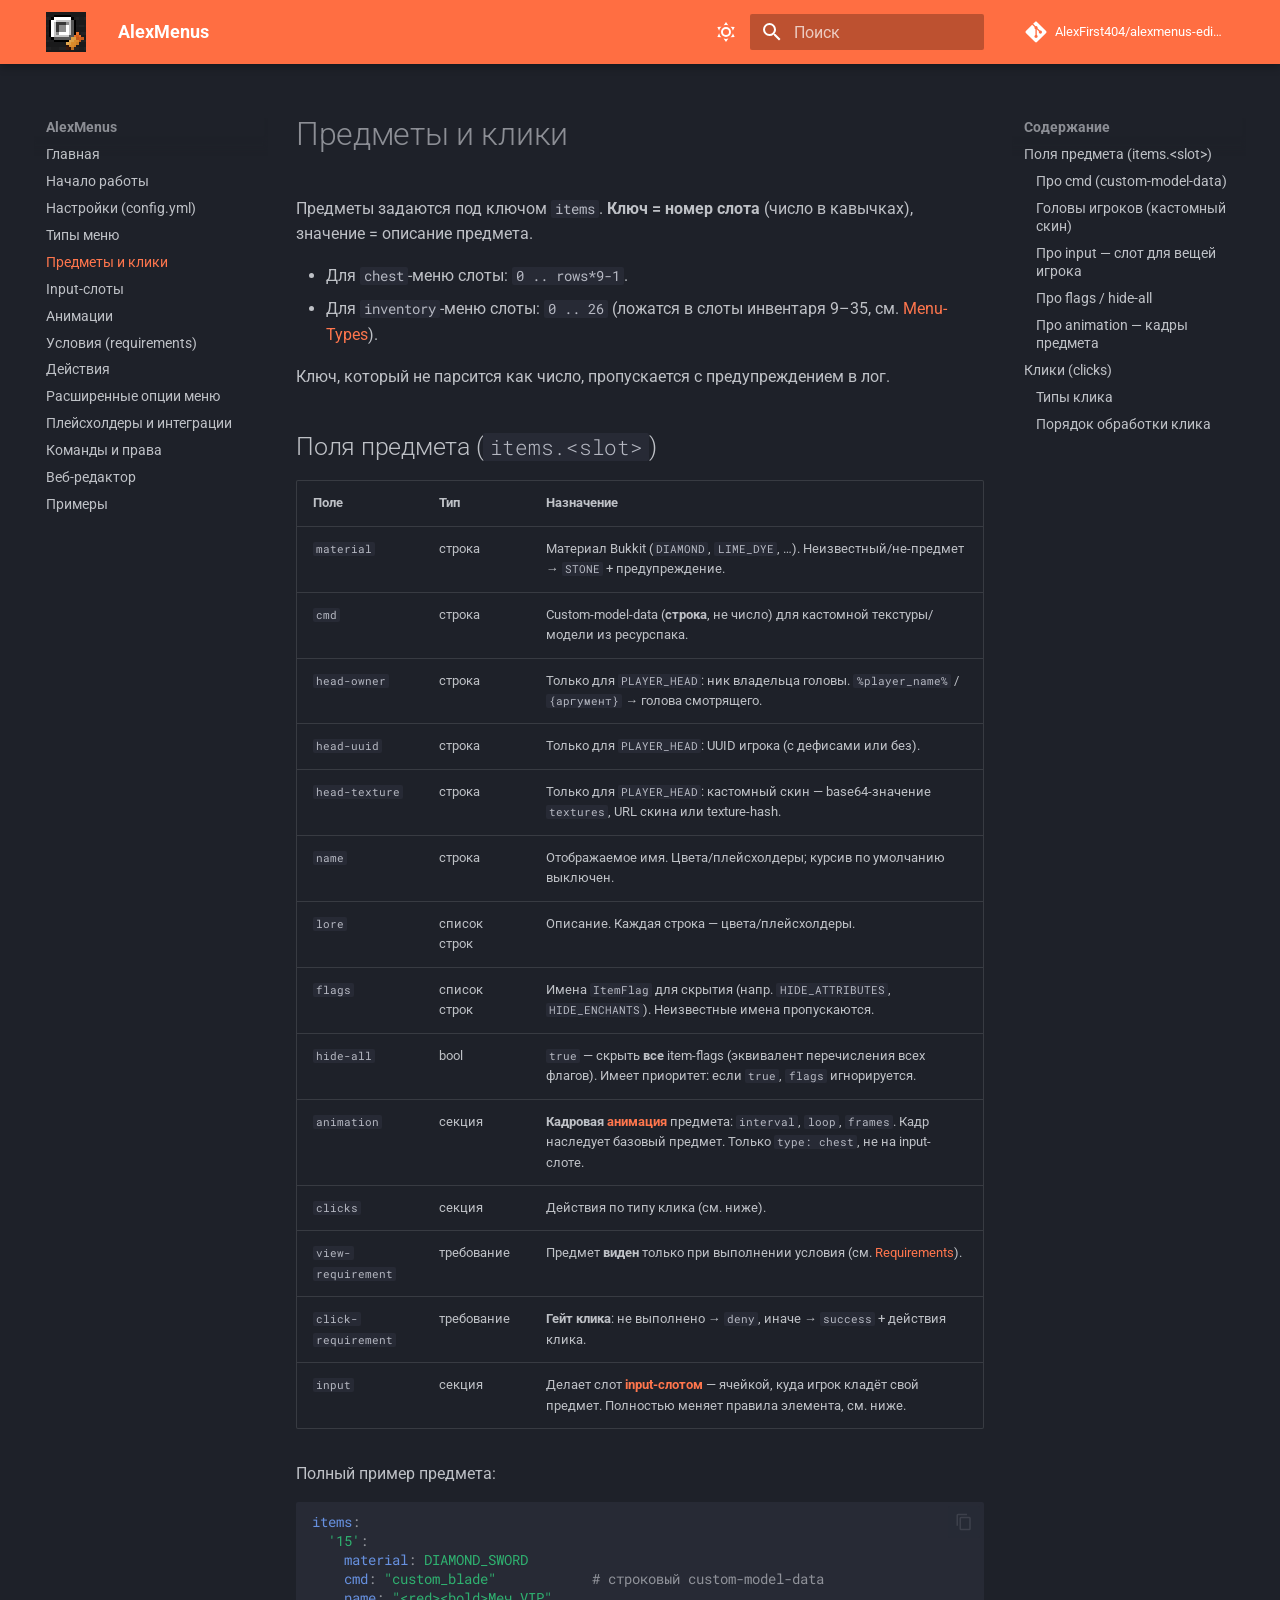
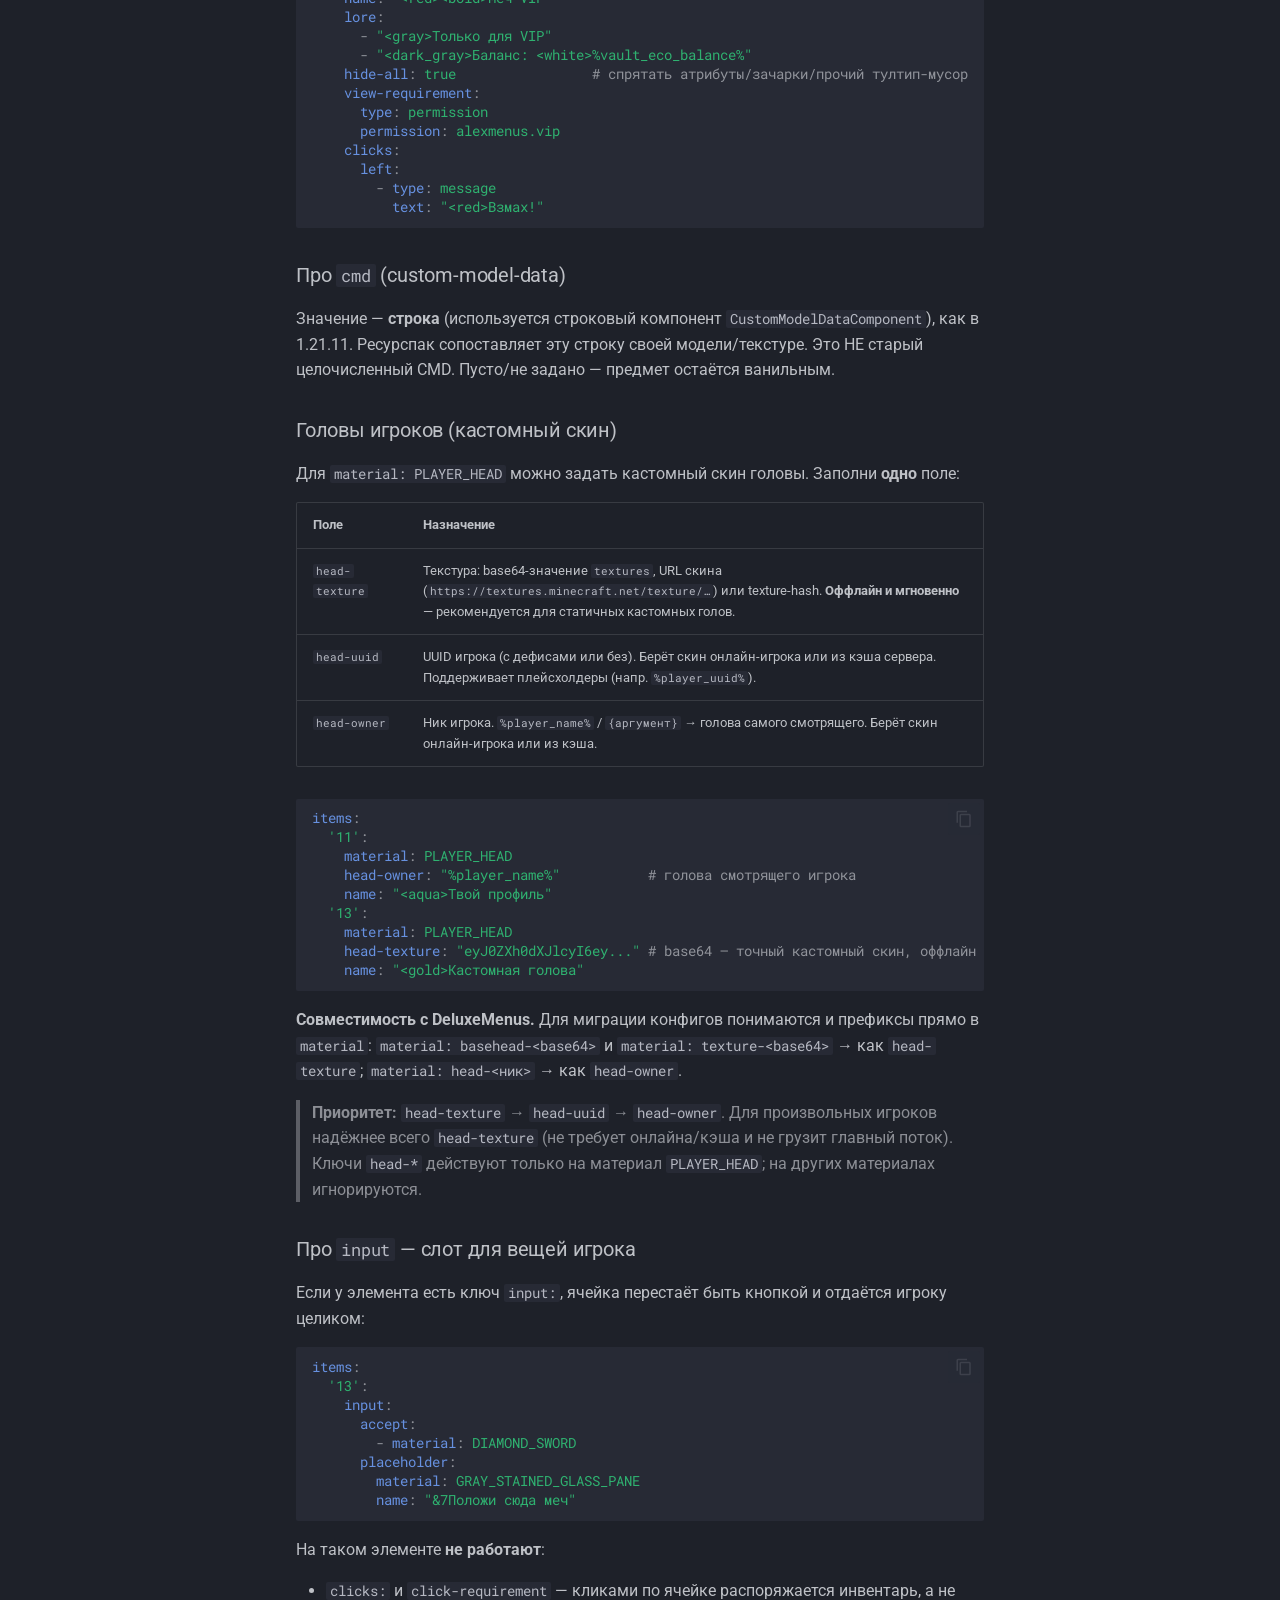
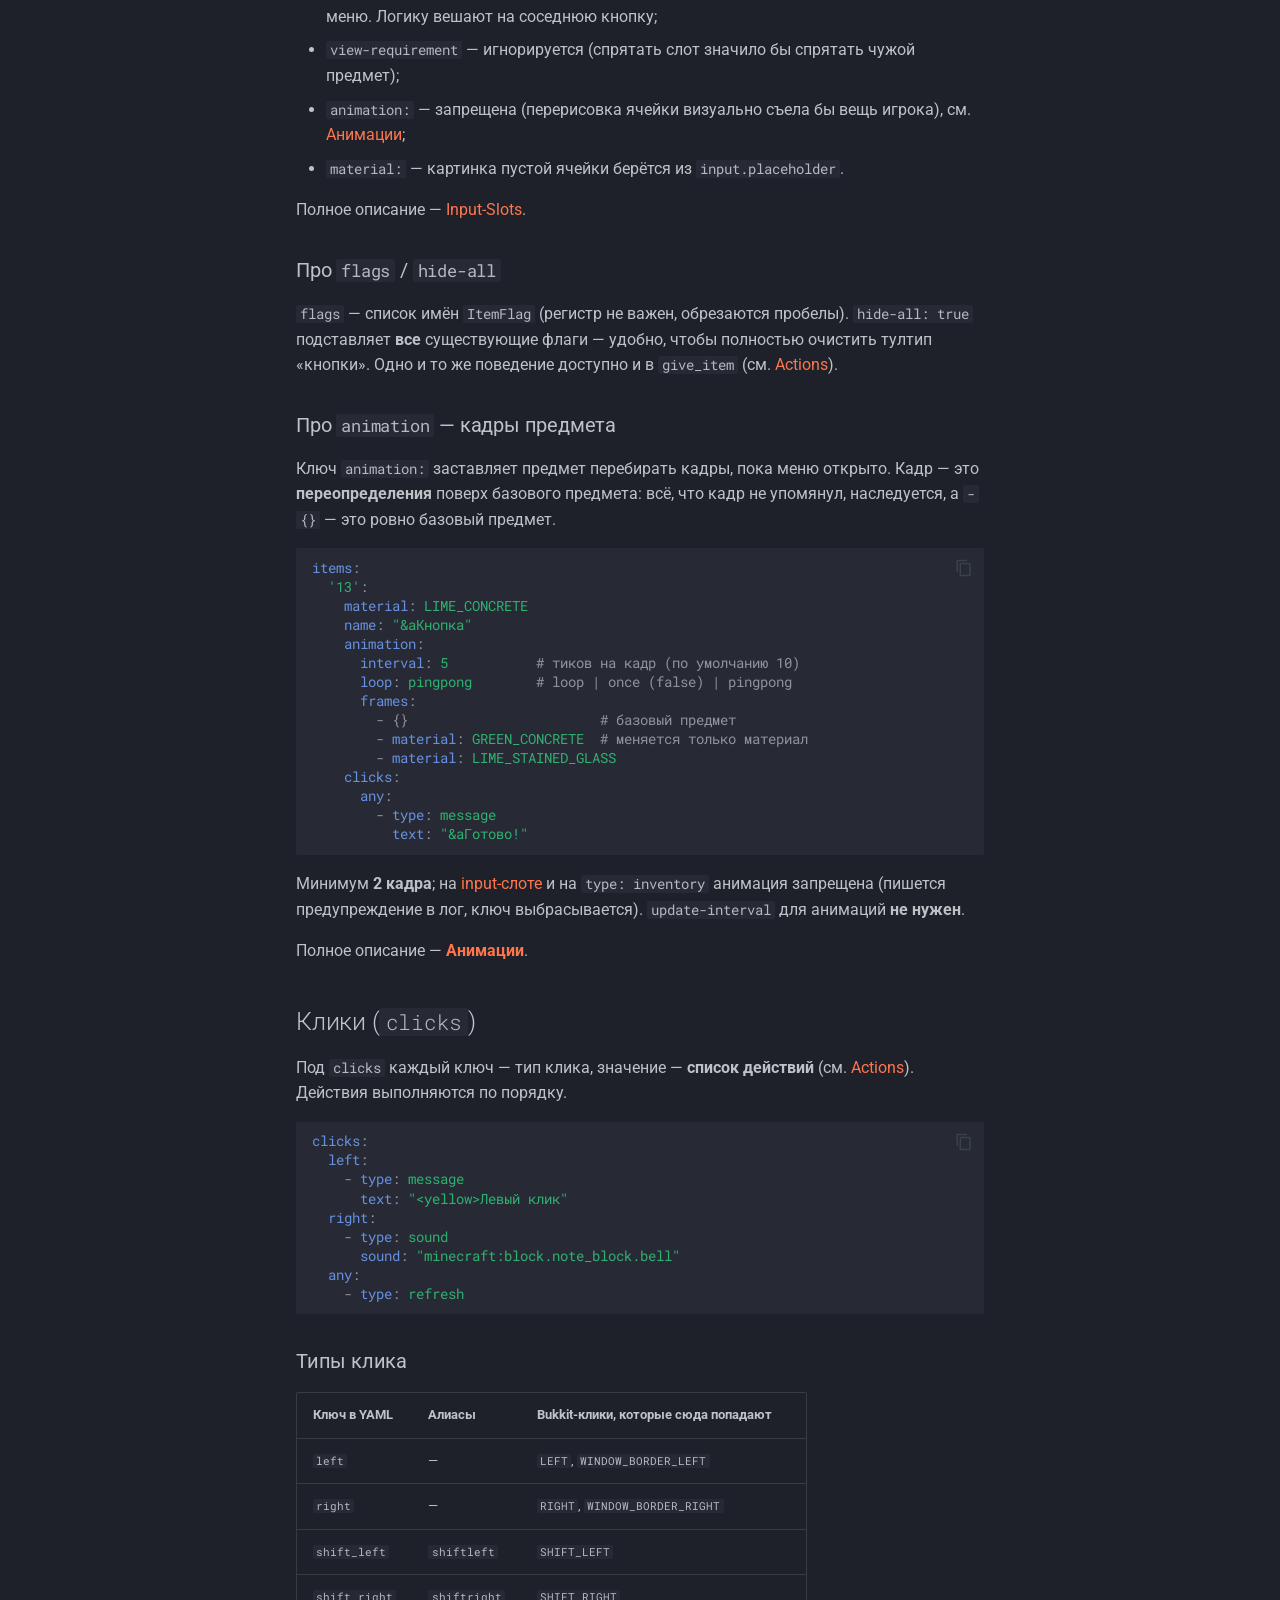
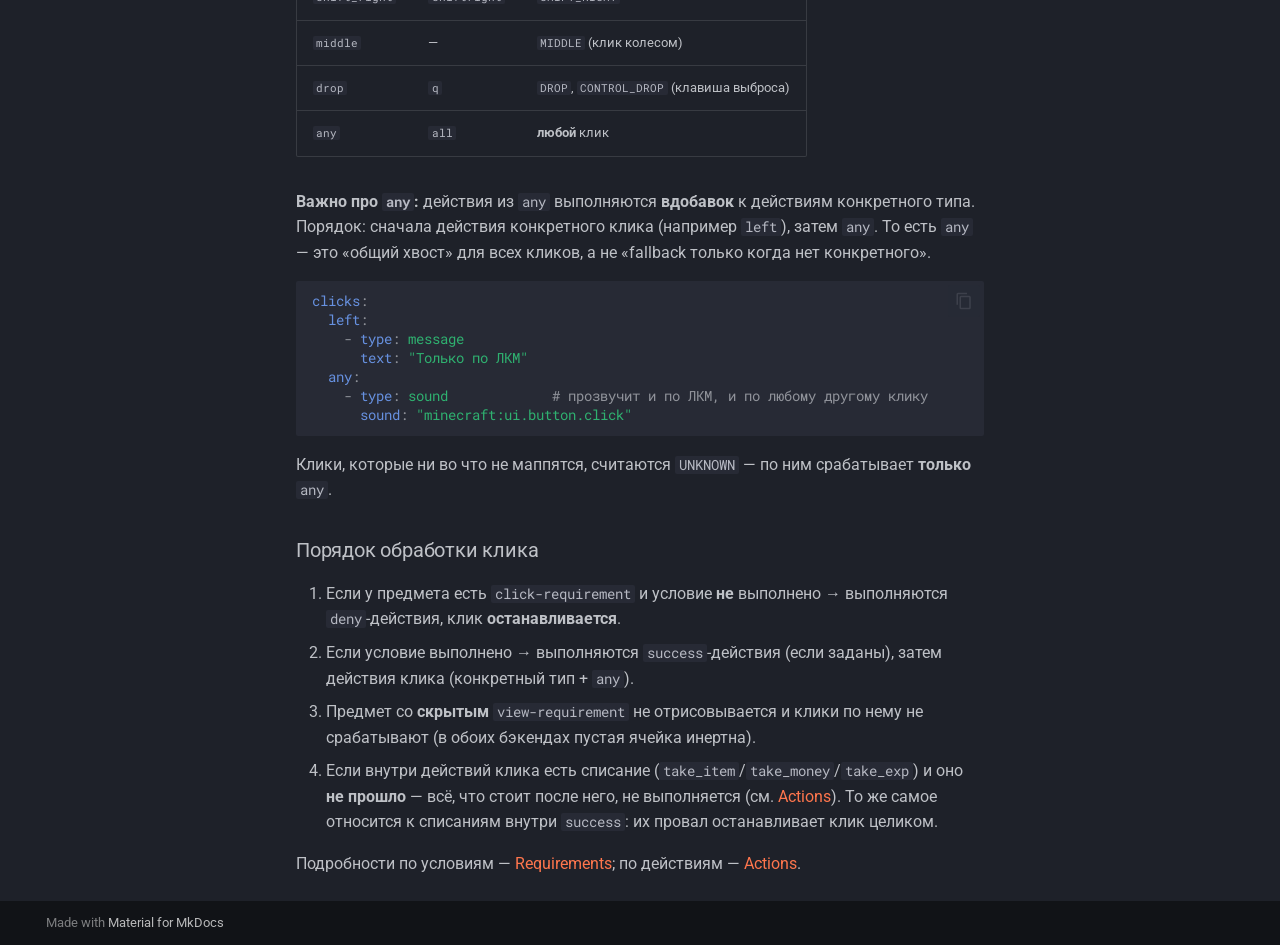
<file: Items-and-Clicks/index.html>
<!doctype html>
<html lang="ru" class="no-js">
  <head>
    
      <meta charset="utf-8">
      <meta name="viewport" content="width=device-width,initial-scale=1">
      
        <meta name="description" content="Документация плагина AlexMenus — движок меню для Paper 1.21.11">
      
      
      
        <link rel="canonical" href="https://alexfirst404.github.io/alexmenus-wiki/Items-and-Clicks/">
      
      
        <link rel="prev" href="../Menu-Types/">
      
      
        <link rel="next" href="../Input-Slots/">
      
      
        
      
      
      <link rel="icon" href="../assets/favicon.png">
      <meta name="generator" content="mkdocs-1.6.1, mkdocs-material-9.7.7">
    
    
      
        <title>Предметы и клики - AlexMenus</title>
      
    
    
      <link rel="stylesheet" href="../assets/stylesheets/main.ec1eaa64.min.css">
      
        
        <link rel="stylesheet" href="../assets/stylesheets/palette.ab4e12ef.min.css">
      
      


    
    
      
    
    
      
        
        
        <link rel="preconnect" href="https://fonts.gstatic.com" crossorigin>
        <link rel="stylesheet" href="https://fonts.googleapis.com/css?family=Roboto:300,300i,400,400i,700,700i%7CRoboto+Mono:400,400i,700,700i&display=fallback">
        <style>:root{--md-text-font:"Roboto";--md-code-font:"Roboto Mono"}</style>
      
    
    
      <link rel="stylesheet" href="../assets/pixel.css">
    
    <script>__md_scope=new URL("..",location),__md_hash=e=>[...e].reduce(((e,_)=>(e<<5)-e+_.charCodeAt(0)),0),__md_get=(e,_=localStorage,t=__md_scope)=>JSON.parse(_.getItem(t.pathname+"."+e)),__md_set=(e,_,t=localStorage,a=__md_scope)=>{try{t.setItem(a.pathname+"."+e,JSON.stringify(_))}catch(e){}}</script>
    
      

    
    
  </head>
  
  
    
    
      
    
    
    
    
    <body dir="ltr" data-md-color-scheme="slate" data-md-color-primary="deep-orange" data-md-color-accent="orange">
  
    
    <input class="md-toggle" data-md-toggle="drawer" type="checkbox" id="__drawer" autocomplete="off">
    <input class="md-toggle" data-md-toggle="search" type="checkbox" id="__search" autocomplete="off">
    <label class="md-overlay" for="__drawer"></label>
    <div data-md-component="skip">
      
        
        <a href="#_1" class="md-skip">
          Перейти к содержанию
        </a>
      
    </div>
    <div data-md-component="announce">
      
    </div>
    
    
      

  

<header class="md-header md-header--shadow" data-md-component="header">
  <nav class="md-header__inner md-grid" aria-label="Верхний колонтитул">
    <a href=".." title="AlexMenus" class="md-header__button md-logo" aria-label="AlexMenus" data-md-component="logo">
      
  <img src="../assets/logo.svg" alt="logo">

    </a>
    <label class="md-header__button md-icon" for="__drawer">
      
      <svg xmlns="http://www.w3.org/2000/svg" viewBox="0 0 24 24"><path d="M3 6h18v2H3zm0 5h18v2H3zm0 5h18v2H3z"/></svg>
    </label>
    <div class="md-header__title" data-md-component="header-title">
      <div class="md-header__ellipsis">
        <div class="md-header__topic">
          <span class="md-ellipsis">
            AlexMenus
          </span>
        </div>
        <div class="md-header__topic" data-md-component="header-topic">
          <span class="md-ellipsis">
            
              Предметы и клики
            
          </span>
        </div>
      </div>
    </div>
    
      
        <form class="md-header__option" data-md-component="palette">
  
    
    
    
    <input class="md-option" data-md-color-media="" data-md-color-scheme="slate" data-md-color-primary="deep-orange" data-md-color-accent="orange"  aria-label="Светлая тема"  type="radio" name="__palette" id="__palette_0">
    
      <label class="md-header__button md-icon" title="Светлая тема" for="__palette_1" hidden>
        <svg xmlns="http://www.w3.org/2000/svg" viewBox="0 0 24 24"><path d="M12 7a5 5 0 0 1 5 5 5 5 0 0 1-5 5 5 5 0 0 1-5-5 5 5 0 0 1 5-5m0 2a3 3 0 0 0-3 3 3 3 0 0 0 3 3 3 3 0 0 0 3-3 3 3 0 0 0-3-3m0-7 2.39 3.42C13.65 5.15 12.84 5 12 5s-1.65.15-2.39.42zM3.34 7l4.16-.35A7.2 7.2 0 0 0 5.94 8.5c-.44.74-.69 1.5-.83 2.29zm.02 10 1.76-3.77a7.131 7.131 0 0 0 2.38 4.14zM20.65 7l-1.77 3.79a7.02 7.02 0 0 0-2.38-4.15zm-.01 10-4.14.36c.59-.51 1.12-1.14 1.54-1.86.42-.73.69-1.5.83-2.29zM12 22l-2.41-3.44c.74.27 1.55.44 2.41.44.82 0 1.63-.17 2.37-.44z"/></svg>
      </label>
    
  
    
    
    
    <input class="md-option" data-md-color-media="" data-md-color-scheme="default" data-md-color-primary="deep-orange" data-md-color-accent="orange"  aria-label="Тёмная тема"  type="radio" name="__palette" id="__palette_1">
    
      <label class="md-header__button md-icon" title="Тёмная тема" for="__palette_0" hidden>
        <svg xmlns="http://www.w3.org/2000/svg" viewBox="0 0 24 24"><path d="m17.75 4.09-2.53 1.94.91 3.06-2.63-1.81-2.63 1.81.91-3.06-2.53-1.94L12.44 4l1.06-3 1.06 3zm3.5 6.91-1.64 1.25.59 1.98-1.7-1.17-1.7 1.17.59-1.98L15.75 11l2.06-.05L18.5 9l.69 1.95zm-2.28 4.95c.83-.08 1.72 1.1 1.19 1.85-.32.45-.66.87-1.08 1.27C15.17 23 8.84 23 4.94 19.07c-3.91-3.9-3.91-10.24 0-14.14.4-.4.82-.76 1.27-1.08.75-.53 1.93.36 1.85 1.19-.27 2.86.69 5.83 2.89 8.02a9.96 9.96 0 0 0 8.02 2.89m-1.64 2.02a12.08 12.08 0 0 1-7.8-3.47c-2.17-2.19-3.33-5-3.49-7.82-2.81 3.14-2.7 7.96.31 10.98 3.02 3.01 7.84 3.12 10.98.31"/></svg>
      </label>
    
  
</form>
      
    
    
      <script>var palette=__md_get("__palette");if(palette&&palette.color){if("(prefers-color-scheme)"===palette.color.media){var media=matchMedia("(prefers-color-scheme: light)"),input=document.querySelector(media.matches?"[data-md-color-media='(prefers-color-scheme: light)']":"[data-md-color-media='(prefers-color-scheme: dark)']");palette.color.media=input.getAttribute("data-md-color-media"),palette.color.scheme=input.getAttribute("data-md-color-scheme"),palette.color.primary=input.getAttribute("data-md-color-primary"),palette.color.accent=input.getAttribute("data-md-color-accent")}for(var[key,value]of Object.entries(palette.color))document.body.setAttribute("data-md-color-"+key,value)}</script>
    
    
    
      
      
        <label class="md-header__button md-icon" for="__search">
          
          <svg xmlns="http://www.w3.org/2000/svg" viewBox="0 0 24 24"><path d="M9.5 3A6.5 6.5 0 0 1 16 9.5c0 1.61-.59 3.09-1.56 4.23l.27.27h.79l5 5-1.5 1.5-5-5v-.79l-.27-.27A6.52 6.52 0 0 1 9.5 16 6.5 6.5 0 0 1 3 9.5 6.5 6.5 0 0 1 9.5 3m0 2C7 5 5 7 5 9.5S7 14 9.5 14 14 12 14 9.5 12 5 9.5 5"/></svg>
        </label>
        <div class="md-search" data-md-component="search" role="dialog">
  <label class="md-search__overlay" for="__search"></label>
  <div class="md-search__inner" role="search">
    <form class="md-search__form" name="search">
      <input type="text" class="md-search__input" name="query" aria-label="Поиск" placeholder="Поиск" autocapitalize="off" autocorrect="off" autocomplete="off" spellcheck="false" data-md-component="search-query" required>
      <label class="md-search__icon md-icon" for="__search">
        
        <svg xmlns="http://www.w3.org/2000/svg" viewBox="0 0 24 24"><path d="M9.5 3A6.5 6.5 0 0 1 16 9.5c0 1.61-.59 3.09-1.56 4.23l.27.27h.79l5 5-1.5 1.5-5-5v-.79l-.27-.27A6.52 6.52 0 0 1 9.5 16 6.5 6.5 0 0 1 3 9.5 6.5 6.5 0 0 1 9.5 3m0 2C7 5 5 7 5 9.5S7 14 9.5 14 14 12 14 9.5 12 5 9.5 5"/></svg>
        
        <svg xmlns="http://www.w3.org/2000/svg" viewBox="0 0 24 24"><path d="M20 11v2H8l5.5 5.5-1.42 1.42L4.16 12l7.92-7.92L13.5 5.5 8 11z"/></svg>
      </label>
      <nav class="md-search__options" aria-label="Поиск">
        
        <button type="reset" class="md-search__icon md-icon" title="Очистить" aria-label="Очистить" tabindex="-1">
          
          <svg xmlns="http://www.w3.org/2000/svg" viewBox="0 0 24 24"><path d="M19 6.41 17.59 5 12 10.59 6.41 5 5 6.41 10.59 12 5 17.59 6.41 19 12 13.41 17.59 19 19 17.59 13.41 12z"/></svg>
        </button>
      </nav>
      
        <div class="md-search__suggest" data-md-component="search-suggest"></div>
      
    </form>
    <div class="md-search__output">
      <div class="md-search__scrollwrap" tabindex="0" data-md-scrollfix>
        <div class="md-search-result" data-md-component="search-result">
          <div class="md-search-result__meta">
            Инициализация поиска
          </div>
          <ol class="md-search-result__list" role="presentation"></ol>
        </div>
      </div>
    </div>
  </div>
</div>
      
    
    
      <div class="md-header__source">
        <a href="https://github.com/AlexFirst404/alexmenus-editor" title="Перейти к репозиторию" class="md-source" data-md-component="source">
  <div class="md-source__icon md-icon">
    
    <svg xmlns="http://www.w3.org/2000/svg" viewBox="0 0 448 512"><!--! Font Awesome Free 7.1.0 by @fontawesome - https://fontawesome.com License - https://fontawesome.com/license/free (Icons: CC BY 4.0, Fonts: SIL OFL 1.1, Code: MIT License) Copyright 2025 Fonticons, Inc.--><path d="M439.6 236.1 244 40.5c-5.4-5.5-12.8-8.5-20.4-8.5s-15 3-20.4 8.4L162.5 81l51.5 51.5c27.1-9.1 52.7 16.8 43.4 43.7l49.7 49.7c34.2-11.8 61.2 31 35.5 56.7-26.5 26.5-70.2-2.9-56-37.3L240.3 199v121.9c25.3 12.5 22.3 41.8 9.1 55-6.4 6.4-15.2 10.1-24.3 10.1s-17.8-3.6-24.3-10.1c-17.6-17.6-11.1-46.9 11.2-56v-123c-20.8-8.5-24.6-30.7-18.6-45L142.6 101 8.5 235.1C3 240.6 0 247.9 0 255.5s3 15 8.5 20.4l195.6 195.7c5.4 5.4 12.7 8.4 20.4 8.4s15-3 20.4-8.4l194.7-194.7c5.4-5.4 8.4-12.8 8.4-20.4s-3-15-8.4-20.4"/></svg>
  </div>
  <div class="md-source__repository">
    AlexFirst404/alexmenus-editor
  </div>
</a>
      </div>
    
  </nav>
  
</header>
    
    <div class="md-container" data-md-component="container">
      
      
        
          
        
      
      <main class="md-main" data-md-component="main">
        <div class="md-main__inner md-grid">
          
            
              
              <div class="md-sidebar md-sidebar--primary" data-md-component="sidebar" data-md-type="navigation" >
                <div class="md-sidebar__scrollwrap">
                  <div class="md-sidebar__inner">
                    



<nav class="md-nav md-nav--primary" aria-label="Навигация" data-md-level="0">
  <label class="md-nav__title" for="__drawer">
    <a href=".." title="AlexMenus" class="md-nav__button md-logo" aria-label="AlexMenus" data-md-component="logo">
      
  <img src="../assets/logo.svg" alt="logo">

    </a>
    AlexMenus
  </label>
  
    <div class="md-nav__source">
      <a href="https://github.com/AlexFirst404/alexmenus-editor" title="Перейти к репозиторию" class="md-source" data-md-component="source">
  <div class="md-source__icon md-icon">
    
    <svg xmlns="http://www.w3.org/2000/svg" viewBox="0 0 448 512"><!--! Font Awesome Free 7.1.0 by @fontawesome - https://fontawesome.com License - https://fontawesome.com/license/free (Icons: CC BY 4.0, Fonts: SIL OFL 1.1, Code: MIT License) Copyright 2025 Fonticons, Inc.--><path d="M439.6 236.1 244 40.5c-5.4-5.5-12.8-8.5-20.4-8.5s-15 3-20.4 8.4L162.5 81l51.5 51.5c27.1-9.1 52.7 16.8 43.4 43.7l49.7 49.7c34.2-11.8 61.2 31 35.5 56.7-26.5 26.5-70.2-2.9-56-37.3L240.3 199v121.9c25.3 12.5 22.3 41.8 9.1 55-6.4 6.4-15.2 10.1-24.3 10.1s-17.8-3.6-24.3-10.1c-17.6-17.6-11.1-46.9 11.2-56v-123c-20.8-8.5-24.6-30.7-18.6-45L142.6 101 8.5 235.1C3 240.6 0 247.9 0 255.5s3 15 8.5 20.4l195.6 195.7c5.4 5.4 12.7 8.4 20.4 8.4s15-3 20.4-8.4l194.7-194.7c5.4-5.4 8.4-12.8 8.4-20.4s-3-15-8.4-20.4"/></svg>
  </div>
  <div class="md-source__repository">
    AlexFirst404/alexmenus-editor
  </div>
</a>
    </div>
  
  <ul class="md-nav__list" data-md-scrollfix>
    
      
      
  
  
  
  
    <li class="md-nav__item">
      <a href=".." class="md-nav__link">
        
  
  
  <span class="md-ellipsis">
    
  
    Главная
  

    
  </span>
  
  

      </a>
    </li>
  

    
      
      
  
  
  
  
    <li class="md-nav__item">
      <a href="../Getting-Started/" class="md-nav__link">
        
  
  
  <span class="md-ellipsis">
    
  
    Начало работы
  

    
  </span>
  
  

      </a>
    </li>
  

    
      
      
  
  
  
  
    <li class="md-nav__item">
      <a href="../Configuration/" class="md-nav__link">
        
  
  
  <span class="md-ellipsis">
    
  
    Настройки (config.yml)
  

    
  </span>
  
  

      </a>
    </li>
  

    
      
      
  
  
  
  
    <li class="md-nav__item">
      <a href="../Menu-Types/" class="md-nav__link">
        
  
  
  <span class="md-ellipsis">
    
  
    Типы меню
  

    
  </span>
  
  

      </a>
    </li>
  

    
      
      
  
  
    
  
  
  
    <li class="md-nav__item md-nav__item--active">
      
      <input class="md-nav__toggle md-toggle" type="checkbox" id="__toc">
      
      
        
      
      
        <label class="md-nav__link md-nav__link--active" for="__toc">
          
  
  
  <span class="md-ellipsis">
    
  
    Предметы и клики
  

    
  </span>
  
  

          <span class="md-nav__icon md-icon"></span>
        </label>
      
      <a href="./" class="md-nav__link md-nav__link--active">
        
  
  
  <span class="md-ellipsis">
    
  
    Предметы и клики
  

    
  </span>
  
  

      </a>
      
        

<nav class="md-nav md-nav--secondary" aria-label="Содержание">
  
  
  
    
  
  
    <label class="md-nav__title" for="__toc">
      <span class="md-nav__icon md-icon"></span>
      Содержание
    </label>
    <ul class="md-nav__list" data-md-component="toc" data-md-scrollfix>
      
        <li class="md-nav__item">
  <a href="#itemsslot" class="md-nav__link">
    <span class="md-ellipsis">
      
        Поля предмета (items.&lt;slot&gt;)
      
    </span>
  </a>
  
    <nav class="md-nav" aria-label="Поля предмета (items.&lt;slot&gt;)">
      <ul class="md-nav__list">
        
          <li class="md-nav__item">
  <a href="#cmd-custom-model-data" class="md-nav__link">
    <span class="md-ellipsis">
      
        Про cmd (custom-model-data)
      
    </span>
  </a>
  
</li>
        
          <li class="md-nav__item">
  <a href="#_2" class="md-nav__link">
    <span class="md-ellipsis">
      
        Головы игроков (кастомный скин)
      
    </span>
  </a>
  
</li>
        
          <li class="md-nav__item">
  <a href="#input" class="md-nav__link">
    <span class="md-ellipsis">
      
        Про input — слот для вещей игрока
      
    </span>
  </a>
  
</li>
        
          <li class="md-nav__item">
  <a href="#flags-hide-all" class="md-nav__link">
    <span class="md-ellipsis">
      
        Про flags / hide-all
      
    </span>
  </a>
  
</li>
        
          <li class="md-nav__item">
  <a href="#animation" class="md-nav__link">
    <span class="md-ellipsis">
      
        Про animation — кадры предмета
      
    </span>
  </a>
  
</li>
        
      </ul>
    </nav>
  
</li>
      
        <li class="md-nav__item">
  <a href="#clicks" class="md-nav__link">
    <span class="md-ellipsis">
      
        Клики (clicks)
      
    </span>
  </a>
  
    <nav class="md-nav" aria-label="Клики (clicks)">
      <ul class="md-nav__list">
        
          <li class="md-nav__item">
  <a href="#_3" class="md-nav__link">
    <span class="md-ellipsis">
      
        Типы клика
      
    </span>
  </a>
  
</li>
        
          <li class="md-nav__item">
  <a href="#_4" class="md-nav__link">
    <span class="md-ellipsis">
      
        Порядок обработки клика
      
    </span>
  </a>
  
</li>
        
      </ul>
    </nav>
  
</li>
      
    </ul>
  
</nav>
      
    </li>
  

    
      
      
  
  
  
  
    <li class="md-nav__item">
      <a href="../Input-Slots/" class="md-nav__link">
        
  
  
  <span class="md-ellipsis">
    
  
    Input-слоты
  

    
  </span>
  
  

      </a>
    </li>
  

    
      
      
  
  
  
  
    <li class="md-nav__item">
      <a href="../Animations/" class="md-nav__link">
        
  
  
  <span class="md-ellipsis">
    
  
    Анимации
  

    
  </span>
  
  

      </a>
    </li>
  

    
      
      
  
  
  
  
    <li class="md-nav__item">
      <a href="../Requirements/" class="md-nav__link">
        
  
  
  <span class="md-ellipsis">
    
  
    Условия (requirements)
  

    
  </span>
  
  

      </a>
    </li>
  

    
      
      
  
  
  
  
    <li class="md-nav__item">
      <a href="../Actions/" class="md-nav__link">
        
  
  
  <span class="md-ellipsis">
    
  
    Действия
  

    
  </span>
  
  

      </a>
    </li>
  

    
      
      
  
  
  
  
    <li class="md-nav__item">
      <a href="../Advanced-Menu-Options/" class="md-nav__link">
        
  
  
  <span class="md-ellipsis">
    
  
    Расширенные опции меню
  

    
  </span>
  
  

      </a>
    </li>
  

    
      
      
  
  
  
  
    <li class="md-nav__item">
      <a href="../Placeholders-and-Integrations/" class="md-nav__link">
        
  
  
  <span class="md-ellipsis">
    
  
    Плейсхолдеры и интеграции
  

    
  </span>
  
  

      </a>
    </li>
  

    
      
      
  
  
  
  
    <li class="md-nav__item">
      <a href="../Commands-and-Permissions/" class="md-nav__link">
        
  
  
  <span class="md-ellipsis">
    
  
    Команды и права
  

    
  </span>
  
  

      </a>
    </li>
  

    
      
      
  
  
  
  
    <li class="md-nav__item">
      <a href="../Web-Editor/" class="md-nav__link">
        
  
  
  <span class="md-ellipsis">
    
  
    Веб-редактор
  

    
  </span>
  
  

      </a>
    </li>
  

    
      
      
  
  
  
  
    <li class="md-nav__item">
      <a href="../Examples/" class="md-nav__link">
        
  
  
  <span class="md-ellipsis">
    
  
    Примеры
  

    
  </span>
  
  

      </a>
    </li>
  

    
  </ul>
</nav>
                  </div>
                </div>
              </div>
            
            
              
              <div class="md-sidebar md-sidebar--secondary" data-md-component="sidebar" data-md-type="toc" >
                <div class="md-sidebar__scrollwrap">
                  <div class="md-sidebar__inner">
                    

<nav class="md-nav md-nav--secondary" aria-label="Содержание">
  
  
  
    
  
  
    <label class="md-nav__title" for="__toc">
      <span class="md-nav__icon md-icon"></span>
      Содержание
    </label>
    <ul class="md-nav__list" data-md-component="toc" data-md-scrollfix>
      
        <li class="md-nav__item">
  <a href="#itemsslot" class="md-nav__link">
    <span class="md-ellipsis">
      
        Поля предмета (items.&lt;slot&gt;)
      
    </span>
  </a>
  
    <nav class="md-nav" aria-label="Поля предмета (items.&lt;slot&gt;)">
      <ul class="md-nav__list">
        
          <li class="md-nav__item">
  <a href="#cmd-custom-model-data" class="md-nav__link">
    <span class="md-ellipsis">
      
        Про cmd (custom-model-data)
      
    </span>
  </a>
  
</li>
        
          <li class="md-nav__item">
  <a href="#_2" class="md-nav__link">
    <span class="md-ellipsis">
      
        Головы игроков (кастомный скин)
      
    </span>
  </a>
  
</li>
        
          <li class="md-nav__item">
  <a href="#input" class="md-nav__link">
    <span class="md-ellipsis">
      
        Про input — слот для вещей игрока
      
    </span>
  </a>
  
</li>
        
          <li class="md-nav__item">
  <a href="#flags-hide-all" class="md-nav__link">
    <span class="md-ellipsis">
      
        Про flags / hide-all
      
    </span>
  </a>
  
</li>
        
          <li class="md-nav__item">
  <a href="#animation" class="md-nav__link">
    <span class="md-ellipsis">
      
        Про animation — кадры предмета
      
    </span>
  </a>
  
</li>
        
      </ul>
    </nav>
  
</li>
      
        <li class="md-nav__item">
  <a href="#clicks" class="md-nav__link">
    <span class="md-ellipsis">
      
        Клики (clicks)
      
    </span>
  </a>
  
    <nav class="md-nav" aria-label="Клики (clicks)">
      <ul class="md-nav__list">
        
          <li class="md-nav__item">
  <a href="#_3" class="md-nav__link">
    <span class="md-ellipsis">
      
        Типы клика
      
    </span>
  </a>
  
</li>
        
          <li class="md-nav__item">
  <a href="#_4" class="md-nav__link">
    <span class="md-ellipsis">
      
        Порядок обработки клика
      
    </span>
  </a>
  
</li>
        
      </ul>
    </nav>
  
</li>
      
    </ul>
  
</nav>
                  </div>
                </div>
              </div>
            
          
          
            <div class="md-content" data-md-component="content">
              
              <article class="md-content__inner md-typeset">
                
                  


  
  


<h1 id="_1">Предметы и клики<a class="headerlink" href="#_1" title="Permanent link">&para;</a></h1>
<p>Предметы задаются под ключом <code>items</code>. <strong>Ключ = номер слота</strong> (число в кавычках), значение = описание
предмета.</p>
<ul>
<li>Для <code>chest</code>-меню слоты: <code>0 .. rows*9-1</code>.</li>
<li>Для <code>inventory</code>-меню слоты: <code>0 .. 26</code> (ложатся в слоты инвентаря 9–35, см. <a href="../Menu-Types/">Menu-Types</a>).</li>
</ul>
<p>Ключ, который не парсится как число, пропускается с предупреждением в лог.</p>
<h2 id="itemsslot">Поля предмета (<code>items.&lt;slot&gt;</code>)<a class="headerlink" href="#itemsslot" title="Permanent link">&para;</a></h2>
<table>
<thead>
<tr>
<th>Поле</th>
<th>Тип</th>
<th>Назначение</th>
</tr>
</thead>
<tbody>
<tr>
<td><code>material</code></td>
<td>строка</td>
<td>Материал Bukkit (<code>DIAMOND</code>, <code>LIME_DYE</code>, …). Неизвестный/не-предмет → <code>STONE</code> + предупреждение.</td>
</tr>
<tr>
<td><code>cmd</code></td>
<td>строка</td>
<td>Custom-model-data (<strong>строка</strong>, не число) для кастомной текстуры/модели из ресурспака.</td>
</tr>
<tr>
<td><code>head-owner</code></td>
<td>строка</td>
<td>Только для <code>PLAYER_HEAD</code>: ник владельца головы. <code>%player_name%</code> / <code>{аргумент}</code> → голова смотрящего.</td>
</tr>
<tr>
<td><code>head-uuid</code></td>
<td>строка</td>
<td>Только для <code>PLAYER_HEAD</code>: UUID игрока (с дефисами или без).</td>
</tr>
<tr>
<td><code>head-texture</code></td>
<td>строка</td>
<td>Только для <code>PLAYER_HEAD</code>: кастомный скин — base64-значение <code>textures</code>, URL скина или texture-hash.</td>
</tr>
<tr>
<td><code>name</code></td>
<td>строка</td>
<td>Отображаемое имя. Цвета/плейсхолдеры; курсив по умолчанию выключен.</td>
</tr>
<tr>
<td><code>lore</code></td>
<td>список строк</td>
<td>Описание. Каждая строка — цвета/плейсхолдеры.</td>
</tr>
<tr>
<td><code>flags</code></td>
<td>список строк</td>
<td>Имена <code>ItemFlag</code> для скрытия (напр. <code>HIDE_ATTRIBUTES</code>, <code>HIDE_ENCHANTS</code>). Неизвестные имена пропускаются.</td>
</tr>
<tr>
<td><code>hide-all</code></td>
<td>bool</td>
<td><code>true</code> — скрыть <strong>все</strong> item-flags (эквивалент перечисления всех флагов). Имеет приоритет: если <code>true</code>, <code>flags</code> игнорируется.</td>
</tr>
<tr>
<td><code>animation</code></td>
<td>секция</td>
<td><strong>Кадровая <a href="../Animations/">анимация</a></strong> предмета: <code>interval</code>, <code>loop</code>, <code>frames</code>. Кадр наследует базовый предмет. Только <code>type: chest</code>, не на input-слоте.</td>
</tr>
<tr>
<td><code>clicks</code></td>
<td>секция</td>
<td>Действия по типу клика (см. ниже).</td>
</tr>
<tr>
<td><code>view-requirement</code></td>
<td>требование</td>
<td>Предмет <strong>виден</strong> только при выполнении условия (см. <a href="../Requirements/">Requirements</a>).</td>
</tr>
<tr>
<td><code>click-requirement</code></td>
<td>требование</td>
<td><strong>Гейт клика</strong>: не выполнено → <code>deny</code>, иначе → <code>success</code> + действия клика.</td>
</tr>
<tr>
<td><code>input</code></td>
<td>секция</td>
<td>Делает слот <strong><a href="../Input-Slots/">input-слотом</a></strong> — ячейкой, куда игрок кладёт свой предмет. Полностью меняет правила элемента, см. ниже.</td>
</tr>
</tbody>
</table>
<p>Полный пример предмета:</p>
<div class="highlight"><pre><span></span><code><span class="nt">items</span><span class="p">:</span>
<span class="w">  </span><span class="s">&#39;15&#39;</span><span class="p p-Indicator">:</span>
<span class="w">    </span><span class="nt">material</span><span class="p">:</span><span class="w"> </span><span class="l l-Scalar l-Scalar-Plain">DIAMOND_SWORD</span>
<span class="w">    </span><span class="nt">cmd</span><span class="p">:</span><span class="w"> </span><span class="s">&quot;custom_blade&quot;</span><span class="w">            </span><span class="c1"># строковый custom-model-data</span>
<span class="w">    </span><span class="nt">name</span><span class="p">:</span><span class="w"> </span><span class="s">&quot;&lt;red&gt;&lt;bold&gt;Меч</span><span class="nv"> </span><span class="s">VIP&quot;</span>
<span class="w">    </span><span class="nt">lore</span><span class="p">:</span>
<span class="w">      </span><span class="p p-Indicator">-</span><span class="w"> </span><span class="s">&quot;&lt;gray&gt;Только</span><span class="nv"> </span><span class="s">для</span><span class="nv"> </span><span class="s">VIP&quot;</span>
<span class="w">      </span><span class="p p-Indicator">-</span><span class="w"> </span><span class="s">&quot;&lt;dark_gray&gt;Баланс:</span><span class="nv"> </span><span class="s">&lt;white&gt;%vault_eco_balance%&quot;</span>
<span class="w">    </span><span class="nt">hide-all</span><span class="p">:</span><span class="w"> </span><span class="l l-Scalar l-Scalar-Plain">true</span><span class="w">                 </span><span class="c1"># спрятать атрибуты/зачарки/прочий тултип-мусор</span>
<span class="w">    </span><span class="nt">view-requirement</span><span class="p">:</span>
<span class="w">      </span><span class="nt">type</span><span class="p">:</span><span class="w"> </span><span class="l l-Scalar l-Scalar-Plain">permission</span>
<span class="w">      </span><span class="nt">permission</span><span class="p">:</span><span class="w"> </span><span class="l l-Scalar l-Scalar-Plain">alexmenus.vip</span>
<span class="w">    </span><span class="nt">clicks</span><span class="p">:</span>
<span class="w">      </span><span class="nt">left</span><span class="p">:</span>
<span class="w">        </span><span class="p p-Indicator">-</span><span class="w"> </span><span class="nt">type</span><span class="p">:</span><span class="w"> </span><span class="l l-Scalar l-Scalar-Plain">message</span>
<span class="w">          </span><span class="nt">text</span><span class="p">:</span><span class="w"> </span><span class="s">&quot;&lt;red&gt;Взмах!&quot;</span>
</code></pre></div>
<h3 id="cmd-custom-model-data">Про <code>cmd</code> (custom-model-data)<a class="headerlink" href="#cmd-custom-model-data" title="Permanent link">&para;</a></h3>
<p>Значение — <strong>строка</strong> (используется строковый компонент <code>CustomModelDataComponent</code>), как в 1.21.11.
Ресурспак сопоставляет эту строку своей модели/текстуре. Это НЕ старый целочисленный CMD. Пусто/не задано —
предмет остаётся ванильным.</p>
<h3 id="_2">Головы игроков (кастомный скин)<a class="headerlink" href="#_2" title="Permanent link">&para;</a></h3>
<p>Для <code>material: PLAYER_HEAD</code> можно задать кастомный скин головы. Заполни <strong>одно</strong> поле:</p>
<table>
<thead>
<tr>
<th>Поле</th>
<th>Назначение</th>
</tr>
</thead>
<tbody>
<tr>
<td><code>head-texture</code></td>
<td>Текстура: base64-значение <code>textures</code>, URL скина (<code>https://textures.minecraft.net/texture/…</code>) или texture-hash. <strong>Оффлайн и мгновенно</strong> — рекомендуется для статичных кастомных голов.</td>
</tr>
<tr>
<td><code>head-uuid</code></td>
<td>UUID игрока (с дефисами или без). Берёт скин онлайн-игрока или из кэша сервера. Поддерживает плейсхолдеры (напр. <code>%player_uuid%</code>).</td>
</tr>
<tr>
<td><code>head-owner</code></td>
<td>Ник игрока. <code>%player_name%</code> / <code>{аргумент}</code> → голова самого смотрящего. Берёт скин онлайн-игрока или из кэша.</td>
</tr>
</tbody>
</table>
<div class="highlight"><pre><span></span><code><span class="nt">items</span><span class="p">:</span>
<span class="w">  </span><span class="s">&#39;11&#39;</span><span class="p p-Indicator">:</span>
<span class="w">    </span><span class="nt">material</span><span class="p">:</span><span class="w"> </span><span class="l l-Scalar l-Scalar-Plain">PLAYER_HEAD</span>
<span class="w">    </span><span class="nt">head-owner</span><span class="p">:</span><span class="w"> </span><span class="s">&quot;%player_name%&quot;</span><span class="w">           </span><span class="c1"># голова смотрящего игрока</span>
<span class="w">    </span><span class="nt">name</span><span class="p">:</span><span class="w"> </span><span class="s">&quot;&lt;aqua&gt;Твой</span><span class="nv"> </span><span class="s">профиль&quot;</span>
<span class="w">  </span><span class="s">&#39;13&#39;</span><span class="p p-Indicator">:</span>
<span class="w">    </span><span class="nt">material</span><span class="p">:</span><span class="w"> </span><span class="l l-Scalar l-Scalar-Plain">PLAYER_HEAD</span>
<span class="w">    </span><span class="nt">head-texture</span><span class="p">:</span><span class="w"> </span><span class="s">&quot;eyJ0ZXh0dXJlcyI6ey...&quot;</span><span class="w"> </span><span class="c1"># base64 — точный кастомный скин, оффлайн</span>
<span class="w">    </span><span class="nt">name</span><span class="p">:</span><span class="w"> </span><span class="s">&quot;&lt;gold&gt;Кастомная</span><span class="nv"> </span><span class="s">голова&quot;</span>
</code></pre></div>
<p><strong>Совместимость с DeluxeMenus.</strong> Для миграции конфигов понимаются и префиксы прямо в <code>material</code>:
<code>material: basehead-&lt;base64&gt;</code> и <code>material: texture-&lt;base64&gt;</code> → как <code>head-texture</code>; <code>material: head-&lt;ник&gt;</code> → как <code>head-owner</code>.</p>
<blockquote>
<p><strong>Приоритет:</strong> <code>head-texture</code> → <code>head-uuid</code> → <code>head-owner</code>. Для произвольных игроков надёжнее всего
<code>head-texture</code> (не требует онлайна/кэша и не грузит главный поток). Ключи <code>head-*</code> действуют только на
материал <code>PLAYER_HEAD</code>; на других материалах игнорируются.</p>
</blockquote>
<h3 id="input">Про <code>input</code> — слот для вещей игрока<a class="headerlink" href="#input" title="Permanent link">&para;</a></h3>
<p>Если у элемента есть ключ <code>input:</code>, ячейка перестаёт быть кнопкой и отдаётся игроку целиком:</p>
<div class="highlight"><pre><span></span><code><span class="nt">items</span><span class="p">:</span>
<span class="w">  </span><span class="s">&#39;13&#39;</span><span class="p p-Indicator">:</span>
<span class="w">    </span><span class="nt">input</span><span class="p">:</span>
<span class="w">      </span><span class="nt">accept</span><span class="p">:</span>
<span class="w">        </span><span class="p p-Indicator">-</span><span class="w"> </span><span class="nt">material</span><span class="p">:</span><span class="w"> </span><span class="l l-Scalar l-Scalar-Plain">DIAMOND_SWORD</span>
<span class="w">      </span><span class="nt">placeholder</span><span class="p">:</span>
<span class="w">        </span><span class="nt">material</span><span class="p">:</span><span class="w"> </span><span class="l l-Scalar l-Scalar-Plain">GRAY_STAINED_GLASS_PANE</span>
<span class="w">        </span><span class="nt">name</span><span class="p">:</span><span class="w"> </span><span class="s">&quot;&amp;7Положи</span><span class="nv"> </span><span class="s">сюда</span><span class="nv"> </span><span class="s">меч&quot;</span>
</code></pre></div>
<p>На таком элементе <strong>не работают</strong>:</p>
<ul>
<li><code>clicks:</code> и <code>click-requirement</code> — кликами по ячейке распоряжается инвентарь, а не меню. Логику вешают на
  соседнюю кнопку;</li>
<li><code>view-requirement</code> — игнорируется (спрятать слот значило бы спрятать чужой предмет);</li>
<li><code>animation:</code> — запрещена (перерисовка ячейки визуально съела бы вещь игрока), см. <a href="../Animations/">Анимации</a>;</li>
<li><code>material:</code> — картинка пустой ячейки берётся из <code>input.placeholder</code>.</li>
</ul>
<p>Полное описание — <a href="../Input-Slots/">Input-Slots</a>.</p>
<h3 id="flags-hide-all">Про <code>flags</code> / <code>hide-all</code><a class="headerlink" href="#flags-hide-all" title="Permanent link">&para;</a></h3>
<p><code>flags</code> — список имён <code>ItemFlag</code> (регистр не важен, обрезаются пробелы). <code>hide-all: true</code> подставляет <strong>все</strong>
существующие флаги — удобно, чтобы полностью очистить тултип «кнопки». Одно и то же поведение доступно и в
<code>give_item</code> (см. <a href="../Actions/">Actions</a>).</p>
<h3 id="animation">Про <code>animation</code> — кадры предмета<a class="headerlink" href="#animation" title="Permanent link">&para;</a></h3>
<p>Ключ <code>animation:</code> заставляет предмет перебирать кадры, пока меню открыто. Кадр — это <strong>переопределения</strong>
поверх базового предмета: всё, что кадр не упомянул, наследуется, а <code>- {}</code> — это ровно базовый предмет.</p>
<div class="highlight"><pre><span></span><code><span class="nt">items</span><span class="p">:</span>
<span class="w">  </span><span class="s">&#39;13&#39;</span><span class="p p-Indicator">:</span>
<span class="w">    </span><span class="nt">material</span><span class="p">:</span><span class="w"> </span><span class="l l-Scalar l-Scalar-Plain">LIME_CONCRETE</span>
<span class="w">    </span><span class="nt">name</span><span class="p">:</span><span class="w"> </span><span class="s">&quot;&amp;aКнопка&quot;</span>
<span class="w">    </span><span class="nt">animation</span><span class="p">:</span>
<span class="w">      </span><span class="nt">interval</span><span class="p">:</span><span class="w"> </span><span class="l l-Scalar l-Scalar-Plain">5</span><span class="w">           </span><span class="c1"># тиков на кадр (по умолчанию 10)</span>
<span class="w">      </span><span class="nt">loop</span><span class="p">:</span><span class="w"> </span><span class="l l-Scalar l-Scalar-Plain">pingpong</span><span class="w">        </span><span class="c1"># loop | once (false) | pingpong</span>
<span class="w">      </span><span class="nt">frames</span><span class="p">:</span>
<span class="w">        </span><span class="p p-Indicator">-</span><span class="w"> </span><span class="p p-Indicator">{}</span><span class="w">                        </span><span class="c1"># базовый предмет</span>
<span class="w">        </span><span class="p p-Indicator">-</span><span class="w"> </span><span class="nt">material</span><span class="p">:</span><span class="w"> </span><span class="l l-Scalar l-Scalar-Plain">GREEN_CONCRETE</span><span class="w">  </span><span class="c1"># меняется только материал</span>
<span class="w">        </span><span class="p p-Indicator">-</span><span class="w"> </span><span class="nt">material</span><span class="p">:</span><span class="w"> </span><span class="l l-Scalar l-Scalar-Plain">LIME_STAINED_GLASS</span>
<span class="w">    </span><span class="nt">clicks</span><span class="p">:</span>
<span class="w">      </span><span class="nt">any</span><span class="p">:</span>
<span class="w">        </span><span class="p p-Indicator">-</span><span class="w"> </span><span class="nt">type</span><span class="p">:</span><span class="w"> </span><span class="l l-Scalar l-Scalar-Plain">message</span>
<span class="w">          </span><span class="nt">text</span><span class="p">:</span><span class="w"> </span><span class="s">&quot;&amp;aГотово!&quot;</span>
</code></pre></div>
<p>Минимум <strong>2 кадра</strong>; на <a href="../Input-Slots/">input-слоте</a> и на <code>type: inventory</code> анимация запрещена (пишется
предупреждение в лог, ключ выбрасывается). <code>update-interval</code> для анимаций <strong>не нужен</strong>.</p>
<p>Полное описание — <strong><a href="../Animations/">Анимации</a></strong>.</p>
<h2 id="clicks">Клики (<code>clicks</code>)<a class="headerlink" href="#clicks" title="Permanent link">&para;</a></h2>
<p>Под <code>clicks</code> каждый ключ — тип клика, значение — <strong>список действий</strong> (см. <a href="../Actions/">Actions</a>). Действия
выполняются по порядку.</p>
<div class="highlight"><pre><span></span><code><span class="nt">clicks</span><span class="p">:</span>
<span class="w">  </span><span class="nt">left</span><span class="p">:</span>
<span class="w">    </span><span class="p p-Indicator">-</span><span class="w"> </span><span class="nt">type</span><span class="p">:</span><span class="w"> </span><span class="l l-Scalar l-Scalar-Plain">message</span>
<span class="w">      </span><span class="nt">text</span><span class="p">:</span><span class="w"> </span><span class="s">&quot;&lt;yellow&gt;Левый</span><span class="nv"> </span><span class="s">клик&quot;</span>
<span class="w">  </span><span class="nt">right</span><span class="p">:</span>
<span class="w">    </span><span class="p p-Indicator">-</span><span class="w"> </span><span class="nt">type</span><span class="p">:</span><span class="w"> </span><span class="l l-Scalar l-Scalar-Plain">sound</span>
<span class="w">      </span><span class="nt">sound</span><span class="p">:</span><span class="w"> </span><span class="s">&quot;minecraft:block.note_block.bell&quot;</span>
<span class="w">  </span><span class="nt">any</span><span class="p">:</span>
<span class="w">    </span><span class="p p-Indicator">-</span><span class="w"> </span><span class="nt">type</span><span class="p">:</span><span class="w"> </span><span class="l l-Scalar l-Scalar-Plain">refresh</span>
</code></pre></div>
<h3 id="_3">Типы клика<a class="headerlink" href="#_3" title="Permanent link">&para;</a></h3>
<table>
<thead>
<tr>
<th>Ключ в YAML</th>
<th>Алиасы</th>
<th>Bukkit-клики, которые сюда попадают</th>
</tr>
</thead>
<tbody>
<tr>
<td><code>left</code></td>
<td>—</td>
<td><code>LEFT</code>, <code>WINDOW_BORDER_LEFT</code></td>
</tr>
<tr>
<td><code>right</code></td>
<td>—</td>
<td><code>RIGHT</code>, <code>WINDOW_BORDER_RIGHT</code></td>
</tr>
<tr>
<td><code>shift_left</code></td>
<td><code>shiftleft</code></td>
<td><code>SHIFT_LEFT</code></td>
</tr>
<tr>
<td><code>shift_right</code></td>
<td><code>shiftright</code></td>
<td><code>SHIFT_RIGHT</code></td>
</tr>
<tr>
<td><code>middle</code></td>
<td>—</td>
<td><code>MIDDLE</code> (клик колесом)</td>
</tr>
<tr>
<td><code>drop</code></td>
<td><code>q</code></td>
<td><code>DROP</code>, <code>CONTROL_DROP</code> (клавиша выброса)</td>
</tr>
<tr>
<td><code>any</code></td>
<td><code>all</code></td>
<td><strong>любой</strong> клик</td>
</tr>
</tbody>
</table>
<p><strong>Важно про <code>any</code>:</strong> действия из <code>any</code> выполняются <strong>вдобавок</strong> к действиям конкретного типа. Порядок:
сначала действия конкретного клика (например <code>left</code>), затем <code>any</code>. То есть <code>any</code> — это «общий хвост» для
всех кликов, а не «fallback только когда нет конкретного».</p>
<div class="highlight"><pre><span></span><code><span class="nt">clicks</span><span class="p">:</span>
<span class="w">  </span><span class="nt">left</span><span class="p">:</span>
<span class="w">    </span><span class="p p-Indicator">-</span><span class="w"> </span><span class="nt">type</span><span class="p">:</span><span class="w"> </span><span class="l l-Scalar l-Scalar-Plain">message</span>
<span class="w">      </span><span class="nt">text</span><span class="p">:</span><span class="w"> </span><span class="s">&quot;Только</span><span class="nv"> </span><span class="s">по</span><span class="nv"> </span><span class="s">ЛКМ&quot;</span>
<span class="w">  </span><span class="nt">any</span><span class="p">:</span>
<span class="w">    </span><span class="p p-Indicator">-</span><span class="w"> </span><span class="nt">type</span><span class="p">:</span><span class="w"> </span><span class="l l-Scalar l-Scalar-Plain">sound</span><span class="w">             </span><span class="c1"># прозвучит и по ЛКМ, и по любому другому клику</span>
<span class="w">      </span><span class="nt">sound</span><span class="p">:</span><span class="w"> </span><span class="s">&quot;minecraft:ui.button.click&quot;</span>
</code></pre></div>
<p>Клики, которые ни во что не маппятся, считаются <code>UNKNOWN</code> — по ним срабатывает <strong>только</strong> <code>any</code>.</p>
<h3 id="_4">Порядок обработки клика<a class="headerlink" href="#_4" title="Permanent link">&para;</a></h3>
<ol>
<li>Если у предмета есть <code>click-requirement</code> и условие <strong>не</strong> выполнено → выполняются <code>deny</code>-действия,
   клик <strong>останавливается</strong>.</li>
<li>Если условие выполнено → выполняются <code>success</code>-действия (если заданы), затем действия клика
   (конкретный тип + <code>any</code>).</li>
<li>Предмет со <strong>скрытым</strong> <code>view-requirement</code> не отрисовывается и клики по нему не срабатывают (в обоих
   бэкендах пустая ячейка инертна).</li>
<li>Если внутри действий клика есть списание (<code>take_item</code>/<code>take_money</code>/<code>take_exp</code>) и оно <strong>не прошло</strong> —
   всё, что стоит после него, не выполняется (см. <a href="../Actions/">Actions</a>). То же самое относится к
   списаниям внутри <code>success</code>: их провал останавливает клик целиком.</li>
</ol>
<p>Подробности по условиям — <a href="../Requirements/">Requirements</a>; по действиям — <a href="../Actions/">Actions</a>.</p>












                
              </article>
            </div>
          
          
<script>var target=document.getElementById(location.hash.slice(1));target&&target.name&&(target.checked=target.name.startsWith("__tabbed_"))</script>
        </div>
        
          <button type="button" class="md-top md-icon" data-md-component="top" hidden>
  
  <svg xmlns="http://www.w3.org/2000/svg" viewBox="0 0 24 24"><path d="M13 20h-2V8l-5.5 5.5-1.42-1.42L12 4.16l7.92 7.92-1.42 1.42L13 8z"/></svg>
  К началу
</button>
        
      </main>
      
        <footer class="md-footer">
  
  <div class="md-footer-meta md-typeset">
    <div class="md-footer-meta__inner md-grid">
      <div class="md-copyright">
  
  
    Made with
    <a href="https://squidfunk.github.io/mkdocs-material/" target="_blank" rel="noopener">
      Material for MkDocs
    </a>
  
</div>
      
    </div>
  </div>
</footer>
      
    </div>
    <div class="md-dialog" data-md-component="dialog">
      <div class="md-dialog__inner md-typeset"></div>
    </div>
    
    
    
      
      
      <script id="__config" type="application/json">{"annotate": null, "base": "..", "features": ["navigation.top", "navigation.instant", "navigation.tracking", "search.suggest", "search.highlight", "content.code.copy", "toc.follow"], "search": "../assets/javascripts/workers/search.2c215733.min.js", "tags": null, "translations": {"clipboard.copied": "\u0421\u043a\u043e\u043f\u0438\u0440\u043e\u0432\u0430\u043d\u043e \u0432 \u0431\u0443\u0444\u0435\u0440", "clipboard.copy": "\u041a\u043e\u043f\u0438\u0440\u043e\u0432\u0430\u0442\u044c \u0432 \u0431\u0443\u0444\u0435\u0440", "search.result.more.one": "\u0415\u0449\u0451 1 \u043d\u0430 \u044d\u0442\u043e\u0439 \u0441\u0442\u0440\u0430\u043d\u0438\u0446\u0435", "search.result.more.other": "\u0415\u0449\u0451 # \u043d\u0430 \u044d\u0442\u043e\u0439 \u0441\u0442\u0440\u0430\u043d\u0438\u0446\u0435", "search.result.none": "\u0421\u043e\u0432\u043f\u0430\u0434\u0435\u043d\u0438\u0439 \u043d\u0435 \u043d\u0430\u0439\u0434\u0435\u043d\u043e", "search.result.one": "\u041d\u0430\u0439\u0434\u0435\u043d\u043e 1 \u0441\u043e\u0432\u043f\u0430\u0434\u0435\u043d\u0438\u0435", "search.result.other": "\u041d\u0430\u0439\u0434\u0435\u043d\u043e \u0441\u043e\u0432\u043f\u0430\u0434\u0435\u043d\u0438\u0439: #", "search.result.placeholder": "\u041d\u0430\u0447\u043d\u0438\u0442\u0435 \u043f\u0435\u0447\u0430\u0442\u0430\u0442\u044c \u0434\u043b\u044f \u043f\u043e\u0438\u0441\u043a\u0430", "search.result.term.missing": "\u041e\u0442\u0441\u0443\u0442\u0441\u0442\u0432\u0443\u0435\u0442", "select.version": "\u0412\u044b\u0431\u0435\u0440\u0438\u0442\u0435 \u0432\u0435\u0440\u0441\u0438\u044e"}, "version": null}</script>
    
    
      <script src="../assets/javascripts/bundle.d7400e89.min.js"></script>
      
    
  </body>
</html>
</file>
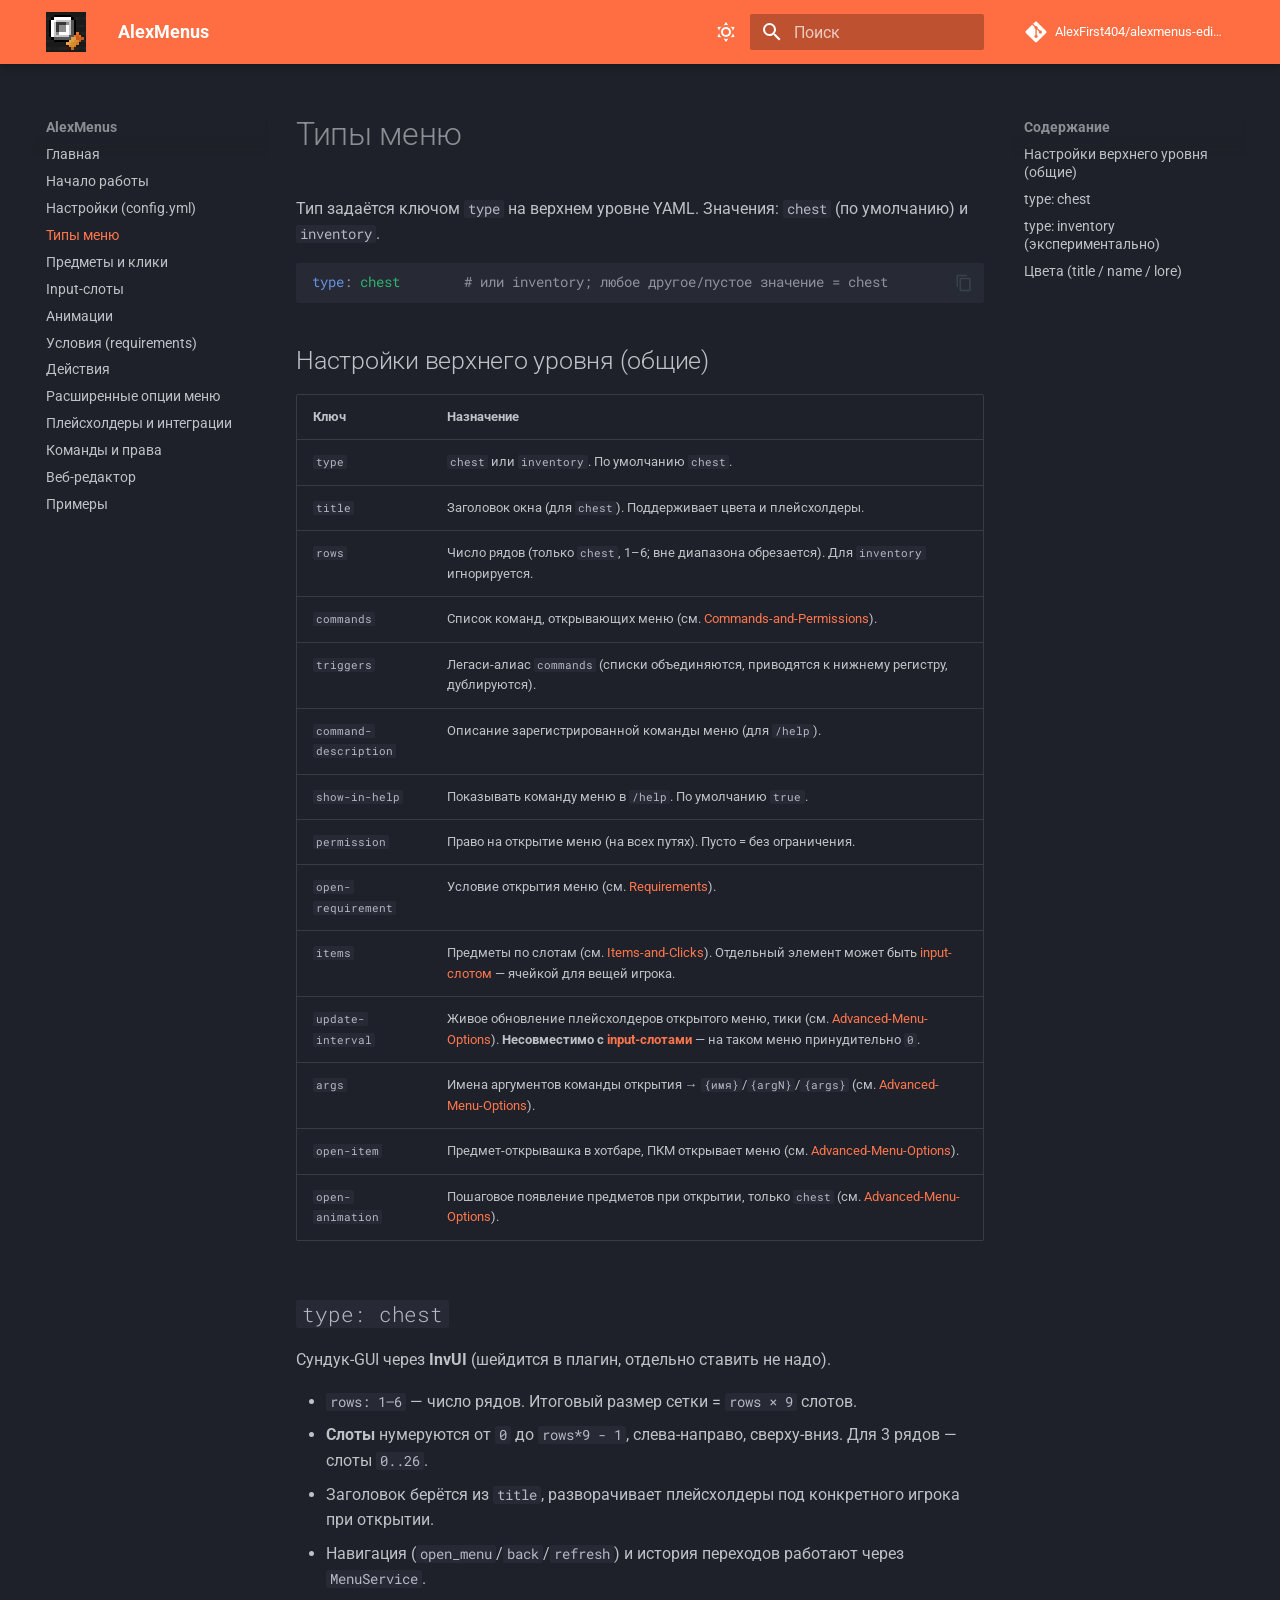
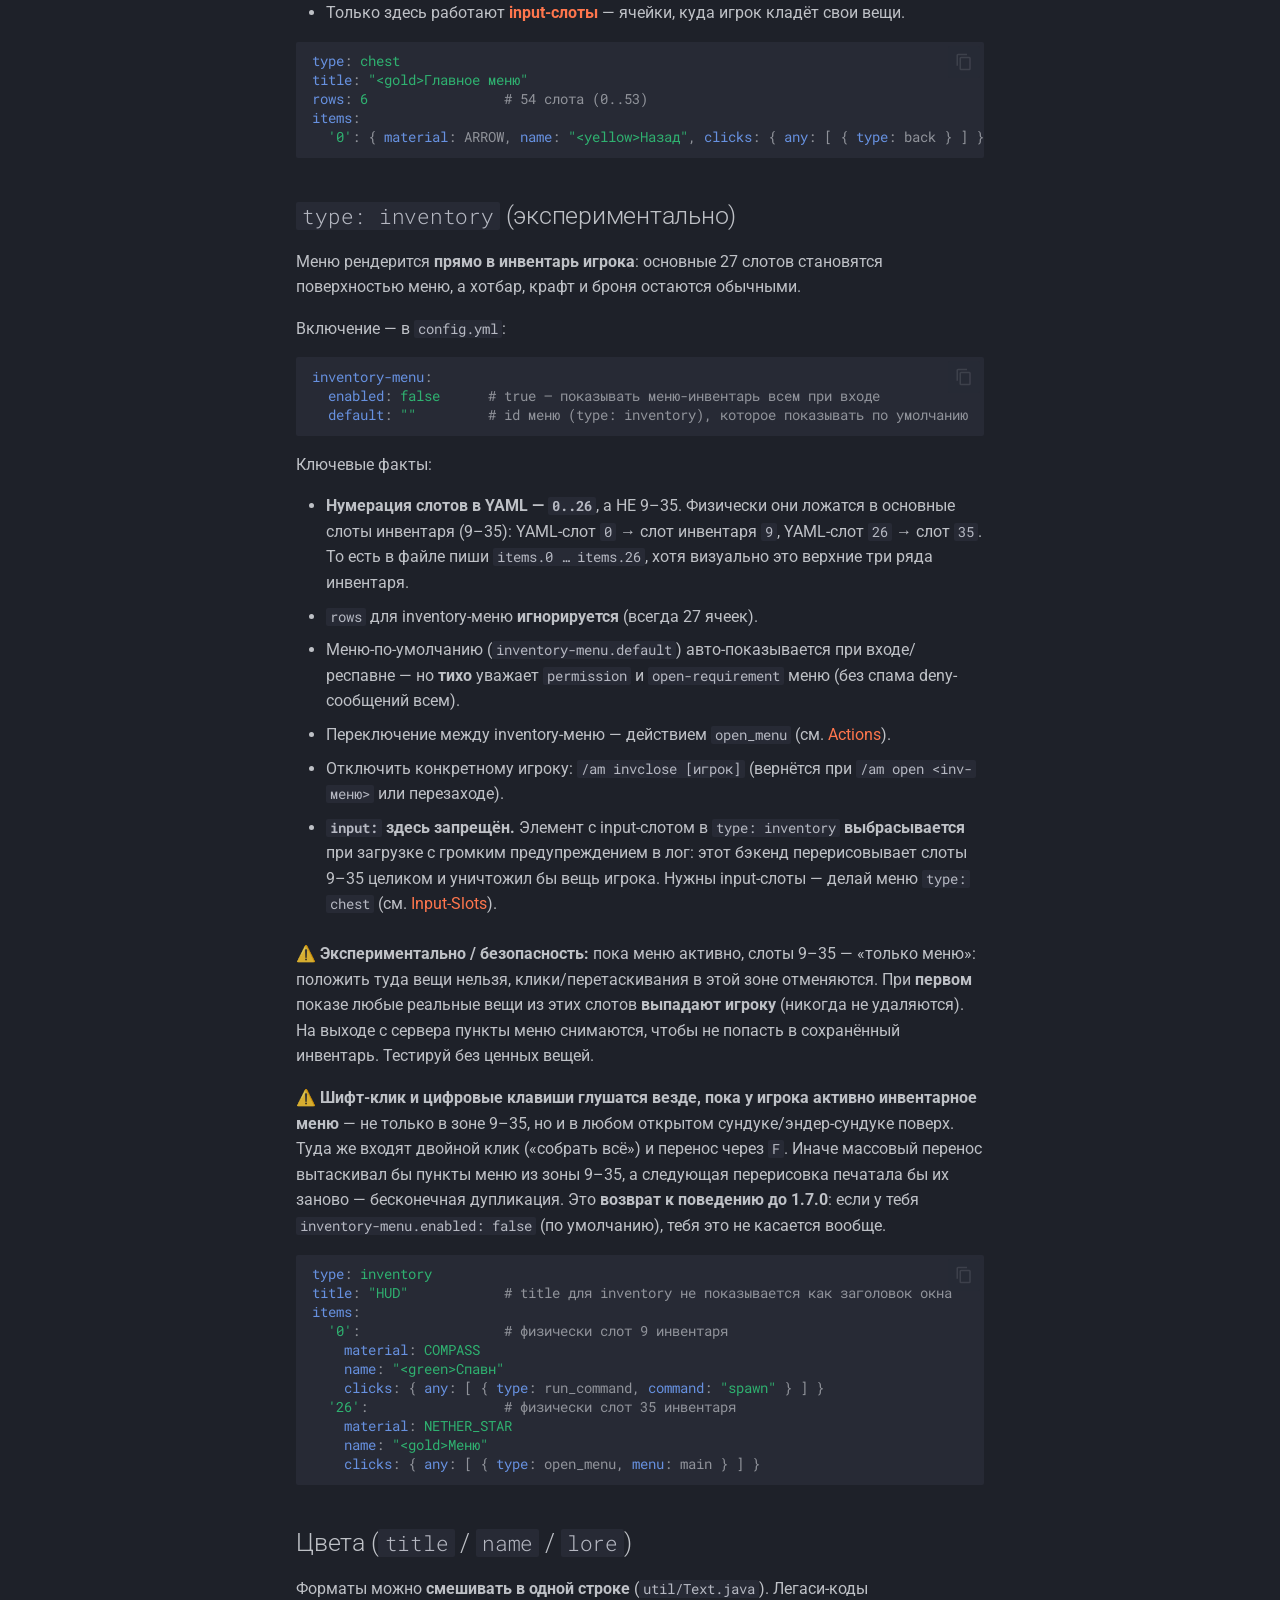
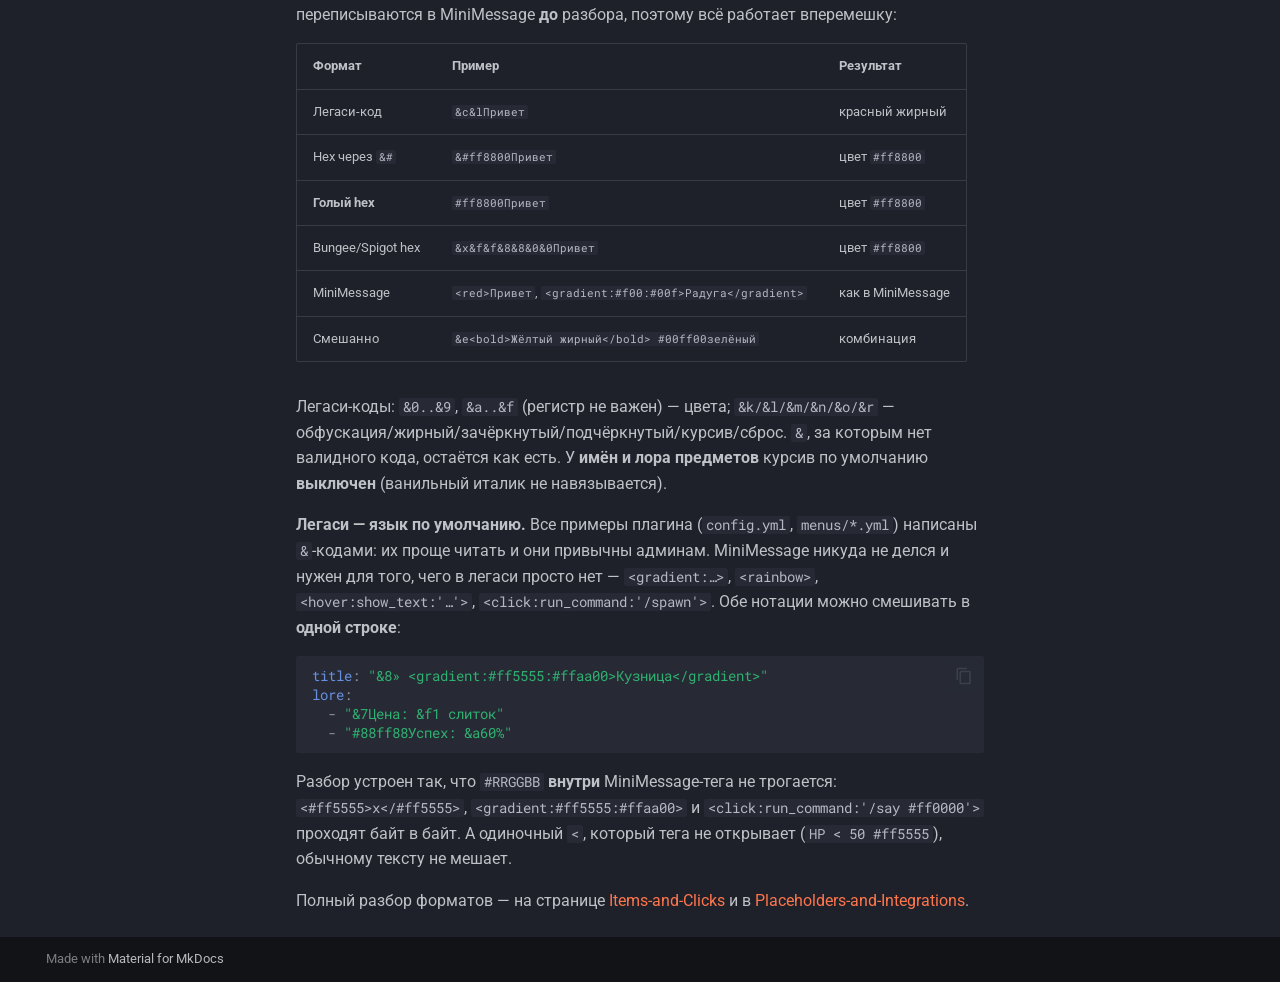
<file: Menu-Types/index.html>
<!doctype html>
<html lang="ru" class="no-js">
  <head>
    
      <meta charset="utf-8">
      <meta name="viewport" content="width=device-width,initial-scale=1">
      
        <meta name="description" content="Документация плагина AlexMenus — движок меню для Paper 1.21.11">
      
      
      
        <link rel="canonical" href="https://alexfirst404.github.io/alexmenus-wiki/Menu-Types/">
      
      
        <link rel="prev" href="../Configuration/">
      
      
        <link rel="next" href="../Items-and-Clicks/">
      
      
        
      
      
      <link rel="icon" href="../assets/favicon.png">
      <meta name="generator" content="mkdocs-1.6.1, mkdocs-material-9.7.7">
    
    
      
        <title>Типы меню - AlexMenus</title>
      
    
    
      <link rel="stylesheet" href="../assets/stylesheets/main.ec1eaa64.min.css">
      
        
        <link rel="stylesheet" href="../assets/stylesheets/palette.ab4e12ef.min.css">
      
      


    
    
      
    
    
      
        
        
        <link rel="preconnect" href="https://fonts.gstatic.com" crossorigin>
        <link rel="stylesheet" href="https://fonts.googleapis.com/css?family=Roboto:300,300i,400,400i,700,700i%7CRoboto+Mono:400,400i,700,700i&display=fallback">
        <style>:root{--md-text-font:"Roboto";--md-code-font:"Roboto Mono"}</style>
      
    
    
      <link rel="stylesheet" href="../assets/pixel.css">
    
    <script>__md_scope=new URL("..",location),__md_hash=e=>[...e].reduce(((e,_)=>(e<<5)-e+_.charCodeAt(0)),0),__md_get=(e,_=localStorage,t=__md_scope)=>JSON.parse(_.getItem(t.pathname+"."+e)),__md_set=(e,_,t=localStorage,a=__md_scope)=>{try{t.setItem(a.pathname+"."+e,JSON.stringify(_))}catch(e){}}</script>
    
      

    
    
  </head>
  
  
    
    
      
    
    
    
    
    <body dir="ltr" data-md-color-scheme="slate" data-md-color-primary="deep-orange" data-md-color-accent="orange">
  
    
    <input class="md-toggle" data-md-toggle="drawer" type="checkbox" id="__drawer" autocomplete="off">
    <input class="md-toggle" data-md-toggle="search" type="checkbox" id="__search" autocomplete="off">
    <label class="md-overlay" for="__drawer"></label>
    <div data-md-component="skip">
      
        
        <a href="#_1" class="md-skip">
          Перейти к содержанию
        </a>
      
    </div>
    <div data-md-component="announce">
      
    </div>
    
    
      

  

<header class="md-header md-header--shadow" data-md-component="header">
  <nav class="md-header__inner md-grid" aria-label="Верхний колонтитул">
    <a href=".." title="AlexMenus" class="md-header__button md-logo" aria-label="AlexMenus" data-md-component="logo">
      
  <img src="../assets/logo.svg" alt="logo">

    </a>
    <label class="md-header__button md-icon" for="__drawer">
      
      <svg xmlns="http://www.w3.org/2000/svg" viewBox="0 0 24 24"><path d="M3 6h18v2H3zm0 5h18v2H3zm0 5h18v2H3z"/></svg>
    </label>
    <div class="md-header__title" data-md-component="header-title">
      <div class="md-header__ellipsis">
        <div class="md-header__topic">
          <span class="md-ellipsis">
            AlexMenus
          </span>
        </div>
        <div class="md-header__topic" data-md-component="header-topic">
          <span class="md-ellipsis">
            
              Типы меню
            
          </span>
        </div>
      </div>
    </div>
    
      
        <form class="md-header__option" data-md-component="palette">
  
    
    
    
    <input class="md-option" data-md-color-media="" data-md-color-scheme="slate" data-md-color-primary="deep-orange" data-md-color-accent="orange"  aria-label="Светлая тема"  type="radio" name="__palette" id="__palette_0">
    
      <label class="md-header__button md-icon" title="Светлая тема" for="__palette_1" hidden>
        <svg xmlns="http://www.w3.org/2000/svg" viewBox="0 0 24 24"><path d="M12 7a5 5 0 0 1 5 5 5 5 0 0 1-5 5 5 5 0 0 1-5-5 5 5 0 0 1 5-5m0 2a3 3 0 0 0-3 3 3 3 0 0 0 3 3 3 3 0 0 0 3-3 3 3 0 0 0-3-3m0-7 2.39 3.42C13.65 5.15 12.84 5 12 5s-1.65.15-2.39.42zM3.34 7l4.16-.35A7.2 7.2 0 0 0 5.94 8.5c-.44.74-.69 1.5-.83 2.29zm.02 10 1.76-3.77a7.131 7.131 0 0 0 2.38 4.14zM20.65 7l-1.77 3.79a7.02 7.02 0 0 0-2.38-4.15zm-.01 10-4.14.36c.59-.51 1.12-1.14 1.54-1.86.42-.73.69-1.5.83-2.29zM12 22l-2.41-3.44c.74.27 1.55.44 2.41.44.82 0 1.63-.17 2.37-.44z"/></svg>
      </label>
    
  
    
    
    
    <input class="md-option" data-md-color-media="" data-md-color-scheme="default" data-md-color-primary="deep-orange" data-md-color-accent="orange"  aria-label="Тёмная тема"  type="radio" name="__palette" id="__palette_1">
    
      <label class="md-header__button md-icon" title="Тёмная тема" for="__palette_0" hidden>
        <svg xmlns="http://www.w3.org/2000/svg" viewBox="0 0 24 24"><path d="m17.75 4.09-2.53 1.94.91 3.06-2.63-1.81-2.63 1.81.91-3.06-2.53-1.94L12.44 4l1.06-3 1.06 3zm3.5 6.91-1.64 1.25.59 1.98-1.7-1.17-1.7 1.17.59-1.98L15.75 11l2.06-.05L18.5 9l.69 1.95zm-2.28 4.95c.83-.08 1.72 1.1 1.19 1.85-.32.45-.66.87-1.08 1.27C15.17 23 8.84 23 4.94 19.07c-3.91-3.9-3.91-10.24 0-14.14.4-.4.82-.76 1.27-1.08.75-.53 1.93.36 1.85 1.19-.27 2.86.69 5.83 2.89 8.02a9.96 9.96 0 0 0 8.02 2.89m-1.64 2.02a12.08 12.08 0 0 1-7.8-3.47c-2.17-2.19-3.33-5-3.49-7.82-2.81 3.14-2.7 7.96.31 10.98 3.02 3.01 7.84 3.12 10.98.31"/></svg>
      </label>
    
  
</form>
      
    
    
      <script>var palette=__md_get("__palette");if(palette&&palette.color){if("(prefers-color-scheme)"===palette.color.media){var media=matchMedia("(prefers-color-scheme: light)"),input=document.querySelector(media.matches?"[data-md-color-media='(prefers-color-scheme: light)']":"[data-md-color-media='(prefers-color-scheme: dark)']");palette.color.media=input.getAttribute("data-md-color-media"),palette.color.scheme=input.getAttribute("data-md-color-scheme"),palette.color.primary=input.getAttribute("data-md-color-primary"),palette.color.accent=input.getAttribute("data-md-color-accent")}for(var[key,value]of Object.entries(palette.color))document.body.setAttribute("data-md-color-"+key,value)}</script>
    
    
    
      
      
        <label class="md-header__button md-icon" for="__search">
          
          <svg xmlns="http://www.w3.org/2000/svg" viewBox="0 0 24 24"><path d="M9.5 3A6.5 6.5 0 0 1 16 9.5c0 1.61-.59 3.09-1.56 4.23l.27.27h.79l5 5-1.5 1.5-5-5v-.79l-.27-.27A6.52 6.52 0 0 1 9.5 16 6.5 6.5 0 0 1 3 9.5 6.5 6.5 0 0 1 9.5 3m0 2C7 5 5 7 5 9.5S7 14 9.5 14 14 12 14 9.5 12 5 9.5 5"/></svg>
        </label>
        <div class="md-search" data-md-component="search" role="dialog">
  <label class="md-search__overlay" for="__search"></label>
  <div class="md-search__inner" role="search">
    <form class="md-search__form" name="search">
      <input type="text" class="md-search__input" name="query" aria-label="Поиск" placeholder="Поиск" autocapitalize="off" autocorrect="off" autocomplete="off" spellcheck="false" data-md-component="search-query" required>
      <label class="md-search__icon md-icon" for="__search">
        
        <svg xmlns="http://www.w3.org/2000/svg" viewBox="0 0 24 24"><path d="M9.5 3A6.5 6.5 0 0 1 16 9.5c0 1.61-.59 3.09-1.56 4.23l.27.27h.79l5 5-1.5 1.5-5-5v-.79l-.27-.27A6.52 6.52 0 0 1 9.5 16 6.5 6.5 0 0 1 3 9.5 6.5 6.5 0 0 1 9.5 3m0 2C7 5 5 7 5 9.5S7 14 9.5 14 14 12 14 9.5 12 5 9.5 5"/></svg>
        
        <svg xmlns="http://www.w3.org/2000/svg" viewBox="0 0 24 24"><path d="M20 11v2H8l5.5 5.5-1.42 1.42L4.16 12l7.92-7.92L13.5 5.5 8 11z"/></svg>
      </label>
      <nav class="md-search__options" aria-label="Поиск">
        
        <button type="reset" class="md-search__icon md-icon" title="Очистить" aria-label="Очистить" tabindex="-1">
          
          <svg xmlns="http://www.w3.org/2000/svg" viewBox="0 0 24 24"><path d="M19 6.41 17.59 5 12 10.59 6.41 5 5 6.41 10.59 12 5 17.59 6.41 19 12 13.41 17.59 19 19 17.59 13.41 12z"/></svg>
        </button>
      </nav>
      
        <div class="md-search__suggest" data-md-component="search-suggest"></div>
      
    </form>
    <div class="md-search__output">
      <div class="md-search__scrollwrap" tabindex="0" data-md-scrollfix>
        <div class="md-search-result" data-md-component="search-result">
          <div class="md-search-result__meta">
            Инициализация поиска
          </div>
          <ol class="md-search-result__list" role="presentation"></ol>
        </div>
      </div>
    </div>
  </div>
</div>
      
    
    
      <div class="md-header__source">
        <a href="https://github.com/AlexFirst404/alexmenus-editor" title="Перейти к репозиторию" class="md-source" data-md-component="source">
  <div class="md-source__icon md-icon">
    
    <svg xmlns="http://www.w3.org/2000/svg" viewBox="0 0 448 512"><!--! Font Awesome Free 7.1.0 by @fontawesome - https://fontawesome.com License - https://fontawesome.com/license/free (Icons: CC BY 4.0, Fonts: SIL OFL 1.1, Code: MIT License) Copyright 2025 Fonticons, Inc.--><path d="M439.6 236.1 244 40.5c-5.4-5.5-12.8-8.5-20.4-8.5s-15 3-20.4 8.4L162.5 81l51.5 51.5c27.1-9.1 52.7 16.8 43.4 43.7l49.7 49.7c34.2-11.8 61.2 31 35.5 56.7-26.5 26.5-70.2-2.9-56-37.3L240.3 199v121.9c25.3 12.5 22.3 41.8 9.1 55-6.4 6.4-15.2 10.1-24.3 10.1s-17.8-3.6-24.3-10.1c-17.6-17.6-11.1-46.9 11.2-56v-123c-20.8-8.5-24.6-30.7-18.6-45L142.6 101 8.5 235.1C3 240.6 0 247.9 0 255.5s3 15 8.5 20.4l195.6 195.7c5.4 5.4 12.7 8.4 20.4 8.4s15-3 20.4-8.4l194.7-194.7c5.4-5.4 8.4-12.8 8.4-20.4s-3-15-8.4-20.4"/></svg>
  </div>
  <div class="md-source__repository">
    AlexFirst404/alexmenus-editor
  </div>
</a>
      </div>
    
  </nav>
  
</header>
    
    <div class="md-container" data-md-component="container">
      
      
        
          
        
      
      <main class="md-main" data-md-component="main">
        <div class="md-main__inner md-grid">
          
            
              
              <div class="md-sidebar md-sidebar--primary" data-md-component="sidebar" data-md-type="navigation" >
                <div class="md-sidebar__scrollwrap">
                  <div class="md-sidebar__inner">
                    



<nav class="md-nav md-nav--primary" aria-label="Навигация" data-md-level="0">
  <label class="md-nav__title" for="__drawer">
    <a href=".." title="AlexMenus" class="md-nav__button md-logo" aria-label="AlexMenus" data-md-component="logo">
      
  <img src="../assets/logo.svg" alt="logo">

    </a>
    AlexMenus
  </label>
  
    <div class="md-nav__source">
      <a href="https://github.com/AlexFirst404/alexmenus-editor" title="Перейти к репозиторию" class="md-source" data-md-component="source">
  <div class="md-source__icon md-icon">
    
    <svg xmlns="http://www.w3.org/2000/svg" viewBox="0 0 448 512"><!--! Font Awesome Free 7.1.0 by @fontawesome - https://fontawesome.com License - https://fontawesome.com/license/free (Icons: CC BY 4.0, Fonts: SIL OFL 1.1, Code: MIT License) Copyright 2025 Fonticons, Inc.--><path d="M439.6 236.1 244 40.5c-5.4-5.5-12.8-8.5-20.4-8.5s-15 3-20.4 8.4L162.5 81l51.5 51.5c27.1-9.1 52.7 16.8 43.4 43.7l49.7 49.7c34.2-11.8 61.2 31 35.5 56.7-26.5 26.5-70.2-2.9-56-37.3L240.3 199v121.9c25.3 12.5 22.3 41.8 9.1 55-6.4 6.4-15.2 10.1-24.3 10.1s-17.8-3.6-24.3-10.1c-17.6-17.6-11.1-46.9 11.2-56v-123c-20.8-8.5-24.6-30.7-18.6-45L142.6 101 8.5 235.1C3 240.6 0 247.9 0 255.5s3 15 8.5 20.4l195.6 195.7c5.4 5.4 12.7 8.4 20.4 8.4s15-3 20.4-8.4l194.7-194.7c5.4-5.4 8.4-12.8 8.4-20.4s-3-15-8.4-20.4"/></svg>
  </div>
  <div class="md-source__repository">
    AlexFirst404/alexmenus-editor
  </div>
</a>
    </div>
  
  <ul class="md-nav__list" data-md-scrollfix>
    
      
      
  
  
  
  
    <li class="md-nav__item">
      <a href=".." class="md-nav__link">
        
  
  
  <span class="md-ellipsis">
    
  
    Главная
  

    
  </span>
  
  

      </a>
    </li>
  

    
      
      
  
  
  
  
    <li class="md-nav__item">
      <a href="../Getting-Started/" class="md-nav__link">
        
  
  
  <span class="md-ellipsis">
    
  
    Начало работы
  

    
  </span>
  
  

      </a>
    </li>
  

    
      
      
  
  
  
  
    <li class="md-nav__item">
      <a href="../Configuration/" class="md-nav__link">
        
  
  
  <span class="md-ellipsis">
    
  
    Настройки (config.yml)
  

    
  </span>
  
  

      </a>
    </li>
  

    
      
      
  
  
    
  
  
  
    <li class="md-nav__item md-nav__item--active">
      
      <input class="md-nav__toggle md-toggle" type="checkbox" id="__toc">
      
      
        
      
      
        <label class="md-nav__link md-nav__link--active" for="__toc">
          
  
  
  <span class="md-ellipsis">
    
  
    Типы меню
  

    
  </span>
  
  

          <span class="md-nav__icon md-icon"></span>
        </label>
      
      <a href="./" class="md-nav__link md-nav__link--active">
        
  
  
  <span class="md-ellipsis">
    
  
    Типы меню
  

    
  </span>
  
  

      </a>
      
        

<nav class="md-nav md-nav--secondary" aria-label="Содержание">
  
  
  
    
  
  
    <label class="md-nav__title" for="__toc">
      <span class="md-nav__icon md-icon"></span>
      Содержание
    </label>
    <ul class="md-nav__list" data-md-component="toc" data-md-scrollfix>
      
        <li class="md-nav__item">
  <a href="#_2" class="md-nav__link">
    <span class="md-ellipsis">
      
        Настройки верхнего уровня (общие)
      
    </span>
  </a>
  
</li>
      
        <li class="md-nav__item">
  <a href="#type-chest" class="md-nav__link">
    <span class="md-ellipsis">
      
        type: chest
      
    </span>
  </a>
  
</li>
      
        <li class="md-nav__item">
  <a href="#type-inventory" class="md-nav__link">
    <span class="md-ellipsis">
      
        type: inventory (экспериментально)
      
    </span>
  </a>
  
</li>
      
        <li class="md-nav__item">
  <a href="#title-name-lore" class="md-nav__link">
    <span class="md-ellipsis">
      
        Цвета (title / name / lore)
      
    </span>
  </a>
  
</li>
      
    </ul>
  
</nav>
      
    </li>
  

    
      
      
  
  
  
  
    <li class="md-nav__item">
      <a href="../Items-and-Clicks/" class="md-nav__link">
        
  
  
  <span class="md-ellipsis">
    
  
    Предметы и клики
  

    
  </span>
  
  

      </a>
    </li>
  

    
      
      
  
  
  
  
    <li class="md-nav__item">
      <a href="../Input-Slots/" class="md-nav__link">
        
  
  
  <span class="md-ellipsis">
    
  
    Input-слоты
  

    
  </span>
  
  

      </a>
    </li>
  

    
      
      
  
  
  
  
    <li class="md-nav__item">
      <a href="../Animations/" class="md-nav__link">
        
  
  
  <span class="md-ellipsis">
    
  
    Анимации
  

    
  </span>
  
  

      </a>
    </li>
  

    
      
      
  
  
  
  
    <li class="md-nav__item">
      <a href="../Requirements/" class="md-nav__link">
        
  
  
  <span class="md-ellipsis">
    
  
    Условия (requirements)
  

    
  </span>
  
  

      </a>
    </li>
  

    
      
      
  
  
  
  
    <li class="md-nav__item">
      <a href="../Actions/" class="md-nav__link">
        
  
  
  <span class="md-ellipsis">
    
  
    Действия
  

    
  </span>
  
  

      </a>
    </li>
  

    
      
      
  
  
  
  
    <li class="md-nav__item">
      <a href="../Advanced-Menu-Options/" class="md-nav__link">
        
  
  
  <span class="md-ellipsis">
    
  
    Расширенные опции меню
  

    
  </span>
  
  

      </a>
    </li>
  

    
      
      
  
  
  
  
    <li class="md-nav__item">
      <a href="../Placeholders-and-Integrations/" class="md-nav__link">
        
  
  
  <span class="md-ellipsis">
    
  
    Плейсхолдеры и интеграции
  

    
  </span>
  
  

      </a>
    </li>
  

    
      
      
  
  
  
  
    <li class="md-nav__item">
      <a href="../Commands-and-Permissions/" class="md-nav__link">
        
  
  
  <span class="md-ellipsis">
    
  
    Команды и права
  

    
  </span>
  
  

      </a>
    </li>
  

    
      
      
  
  
  
  
    <li class="md-nav__item">
      <a href="../Web-Editor/" class="md-nav__link">
        
  
  
  <span class="md-ellipsis">
    
  
    Веб-редактор
  

    
  </span>
  
  

      </a>
    </li>
  

    
      
      
  
  
  
  
    <li class="md-nav__item">
      <a href="../Examples/" class="md-nav__link">
        
  
  
  <span class="md-ellipsis">
    
  
    Примеры
  

    
  </span>
  
  

      </a>
    </li>
  

    
  </ul>
</nav>
                  </div>
                </div>
              </div>
            
            
              
              <div class="md-sidebar md-sidebar--secondary" data-md-component="sidebar" data-md-type="toc" >
                <div class="md-sidebar__scrollwrap">
                  <div class="md-sidebar__inner">
                    

<nav class="md-nav md-nav--secondary" aria-label="Содержание">
  
  
  
    
  
  
    <label class="md-nav__title" for="__toc">
      <span class="md-nav__icon md-icon"></span>
      Содержание
    </label>
    <ul class="md-nav__list" data-md-component="toc" data-md-scrollfix>
      
        <li class="md-nav__item">
  <a href="#_2" class="md-nav__link">
    <span class="md-ellipsis">
      
        Настройки верхнего уровня (общие)
      
    </span>
  </a>
  
</li>
      
        <li class="md-nav__item">
  <a href="#type-chest" class="md-nav__link">
    <span class="md-ellipsis">
      
        type: chest
      
    </span>
  </a>
  
</li>
      
        <li class="md-nav__item">
  <a href="#type-inventory" class="md-nav__link">
    <span class="md-ellipsis">
      
        type: inventory (экспериментально)
      
    </span>
  </a>
  
</li>
      
        <li class="md-nav__item">
  <a href="#title-name-lore" class="md-nav__link">
    <span class="md-ellipsis">
      
        Цвета (title / name / lore)
      
    </span>
  </a>
  
</li>
      
    </ul>
  
</nav>
                  </div>
                </div>
              </div>
            
          
          
            <div class="md-content" data-md-component="content">
              
              <article class="md-content__inner md-typeset">
                
                  


  
  


<h1 id="_1">Типы меню<a class="headerlink" href="#_1" title="Permanent link">&para;</a></h1>
<p>Тип задаётся ключом <code>type</code> на верхнем уровне YAML. Значения: <code>chest</code> (по умолчанию) и <code>inventory</code>.</p>
<div class="highlight"><pre><span></span><code><span class="nt">type</span><span class="p">:</span><span class="w"> </span><span class="l l-Scalar l-Scalar-Plain">chest</span><span class="w">        </span><span class="c1"># или inventory; любое другое/пустое значение = chest</span>
</code></pre></div>
<h2 id="_2">Настройки верхнего уровня (общие)<a class="headerlink" href="#_2" title="Permanent link">&para;</a></h2>
<table>
<thead>
<tr>
<th>Ключ</th>
<th>Назначение</th>
</tr>
</thead>
<tbody>
<tr>
<td><code>type</code></td>
<td><code>chest</code> или <code>inventory</code>. По умолчанию <code>chest</code>.</td>
</tr>
<tr>
<td><code>title</code></td>
<td>Заголовок окна (для <code>chest</code>). Поддерживает цвета и плейсхолдеры.</td>
</tr>
<tr>
<td><code>rows</code></td>
<td>Число рядов (только <code>chest</code>, 1–6; вне диапазона обрезается). Для <code>inventory</code> игнорируется.</td>
</tr>
<tr>
<td><code>commands</code></td>
<td>Список команд, открывающих меню (см. <a href="../Commands-and-Permissions/">Commands-and-Permissions</a>).</td>
</tr>
<tr>
<td><code>triggers</code></td>
<td>Легаси-алиас <code>commands</code> (списки объединяются, приводятся к нижнему регистру, дублируются).</td>
</tr>
<tr>
<td><code>command-description</code></td>
<td>Описание зарегистрированной команды меню (для <code>/help</code>).</td>
</tr>
<tr>
<td><code>show-in-help</code></td>
<td>Показывать команду меню в <code>/help</code>. По умолчанию <code>true</code>.</td>
</tr>
<tr>
<td><code>permission</code></td>
<td>Право на открытие меню (на всех путях). Пусто = без ограничения.</td>
</tr>
<tr>
<td><code>open-requirement</code></td>
<td>Условие открытия меню (см. <a href="../Requirements/">Requirements</a>).</td>
</tr>
<tr>
<td><code>items</code></td>
<td>Предметы по слотам (см. <a href="../Items-and-Clicks/">Items-and-Clicks</a>). Отдельный элемент может быть <a href="../Input-Slots/">input-слотом</a> — ячейкой для вещей игрока.</td>
</tr>
<tr>
<td><code>update-interval</code></td>
<td>Живое обновление плейсхолдеров открытого меню, тики (см. <a href="../Advanced-Menu-Options/">Advanced-Menu-Options</a>). <strong>Несовместимо с <a href="../Input-Slots/">input-слотами</a></strong> — на таком меню принудительно <code>0</code>.</td>
</tr>
<tr>
<td><code>args</code></td>
<td>Имена аргументов команды открытия → <code>{имя}</code>/<code>{argN}</code>/<code>{args}</code> (см. <a href="../Advanced-Menu-Options/">Advanced-Menu-Options</a>).</td>
</tr>
<tr>
<td><code>open-item</code></td>
<td>Предмет-открывашка в хотбаре, ПКМ открывает меню (см. <a href="../Advanced-Menu-Options/">Advanced-Menu-Options</a>).</td>
</tr>
<tr>
<td><code>open-animation</code></td>
<td>Пошаговое появление предметов при открытии, только <code>chest</code> (см. <a href="../Advanced-Menu-Options/">Advanced-Menu-Options</a>).</td>
</tr>
</tbody>
</table>
<h2 id="type-chest"><code>type: chest</code><a class="headerlink" href="#type-chest" title="Permanent link">&para;</a></h2>
<p>Сундук-GUI через <strong>InvUI</strong> (шейдится в плагин, отдельно ставить не надо).</p>
<ul>
<li><code>rows: 1–6</code> — число рядов. Итоговый размер сетки = <code>rows × 9</code> слотов.</li>
<li><strong>Слоты</strong> нумеруются от <code>0</code> до <code>rows*9 - 1</code>, слева-направо, сверху-вниз. Для 3 рядов — слоты <code>0..26</code>.</li>
<li>Заголовок берётся из <code>title</code>, разворачивает плейсхолдеры под конкретного игрока при открытии.</li>
<li>Навигация (<code>open_menu</code>/<code>back</code>/<code>refresh</code>) и история переходов работают через <code>MenuService</code>.</li>
<li>Только здесь работают <a href="../Input-Slots/"><strong>input-слоты</strong></a> — ячейки, куда игрок кладёт свои вещи.</li>
</ul>
<div class="highlight"><pre><span></span><code><span class="nt">type</span><span class="p">:</span><span class="w"> </span><span class="l l-Scalar l-Scalar-Plain">chest</span>
<span class="nt">title</span><span class="p">:</span><span class="w"> </span><span class="s">&quot;&lt;gold&gt;Главное</span><span class="nv"> </span><span class="s">меню&quot;</span>
<span class="nt">rows</span><span class="p">:</span><span class="w"> </span><span class="l l-Scalar l-Scalar-Plain">6</span><span class="w">                 </span><span class="c1"># 54 слота (0..53)</span>
<span class="nt">items</span><span class="p">:</span>
<span class="w">  </span><span class="s">&#39;0&#39;</span><span class="p p-Indicator">:</span><span class="w"> </span><span class="p p-Indicator">{</span><span class="nt"> material</span><span class="p">:</span><span class="w"> </span><span class="nv">ARROW</span><span class="p p-Indicator">,</span><span class="nt"> name</span><span class="p">:</span><span class="w"> </span><span class="s">&quot;&lt;yellow&gt;Назад&quot;</span><span class="p p-Indicator">,</span><span class="nt"> clicks</span><span class="p">:</span><span class="w"> </span><span class="p p-Indicator">{</span><span class="nt"> any</span><span class="p">:</span><span class="w"> </span><span class="p p-Indicator">[</span><span class="w"> </span><span class="p p-Indicator">{</span><span class="nt"> type</span><span class="p">:</span><span class="w"> </span><span class="nv">back</span><span class="w"> </span><span class="p p-Indicator">}</span><span class="w"> </span><span class="p p-Indicator">]</span><span class="w"> </span><span class="p p-Indicator">}</span><span class="w"> </span><span class="p p-Indicator">}</span>
</code></pre></div>
<h2 id="type-inventory"><code>type: inventory</code> (экспериментально)<a class="headerlink" href="#type-inventory" title="Permanent link">&para;</a></h2>
<p>Меню рендерится <strong>прямо в инвентарь игрока</strong>: основные 27 слотов становятся поверхностью меню, а хотбар,
крафт и броня остаются обычными.</p>
<p>Включение — в <code>config.yml</code>:</p>
<div class="highlight"><pre><span></span><code><span class="nt">inventory-menu</span><span class="p">:</span>
<span class="w">  </span><span class="nt">enabled</span><span class="p">:</span><span class="w"> </span><span class="l l-Scalar l-Scalar-Plain">false</span><span class="w">      </span><span class="c1"># true — показывать меню-инвентарь всем при входе</span>
<span class="w">  </span><span class="nt">default</span><span class="p">:</span><span class="w"> </span><span class="s">&quot;&quot;</span><span class="w">         </span><span class="c1"># id меню (type: inventory), которое показывать по умолчанию</span>
</code></pre></div>
<p>Ключевые факты:</p>
<ul>
<li><strong>Нумерация слотов в YAML — <code>0..26</code></strong>, а НЕ 9–35. Физически они ложатся в основные слоты инвентаря
  (9–35): YAML-слот <code>0</code> → слот инвентаря <code>9</code>, YAML-слот <code>26</code> → слот <code>35</code>. То есть в файле пиши <code>items.0 …
  items.26</code>, хотя визуально это верхние три ряда инвентаря.</li>
<li><code>rows</code> для inventory-меню <strong>игнорируется</strong> (всегда 27 ячеек).</li>
<li>Меню-по-умолчанию (<code>inventory-menu.default</code>) авто-показывается при входе/респавне — но <strong>тихо</strong> уважает
  <code>permission</code> и <code>open-requirement</code> меню (без спама deny-сообщений всем).</li>
<li>Переключение между inventory-меню — действием <code>open_menu</code> (см. <a href="../Actions/">Actions</a>).</li>
<li>
<p>Отключить конкретному игроку: <code>/am invclose [игрок]</code> (вернётся при <code>/am open &lt;inv-меню&gt;</code> или перезаходе).</p>
</li>
<li>
<p><strong><code>input:</code> здесь запрещён.</strong> Элемент с input-слотом в <code>type: inventory</code> <strong>выбрасывается</strong> при загрузке с
  громким предупреждением в лог: этот бэкенд перерисовывает слоты 9–35 целиком и уничтожил бы вещь игрока.
  Нужны input-слоты — делай меню <code>type: chest</code> (см. <a href="../Input-Slots/">Input-Slots</a>).</p>
</li>
</ul>
<p>⚠️ <strong>Экспериментально / безопасность:</strong> пока меню активно, слоты 9–35 — «только меню»: положить туда вещи
нельзя, клики/перетаскивания в этой зоне отменяются. При <strong>первом</strong> показе любые реальные вещи из этих
слотов <strong>выпадают игроку</strong> (никогда не удаляются). На выходе с сервера пункты меню снимаются, чтобы не
попасть в сохранённый инвентарь. Тестируй без ценных вещей.</p>
<p>⚠️ <strong>Шифт-клик и цифровые клавиши глушатся везде, пока у игрока активно инвентарное меню</strong> — не только в
зоне 9–35, но и в любом открытом сундуке/эндер-сундуке поверх. Туда же входят двойной клик
(«собрать всё») и перенос через <code>F</code>. Иначе массовый перенос вытаскивал бы пункты меню из зоны 9–35, а
следующая перерисовка печатала бы их заново — бесконечная дупликация. Это <strong>возврат к поведению до
1.7.0</strong>: если у тебя <code>inventory-menu.enabled: false</code> (по умолчанию), тебя это не касается вообще.</p>
<div class="highlight"><pre><span></span><code><span class="nt">type</span><span class="p">:</span><span class="w"> </span><span class="l l-Scalar l-Scalar-Plain">inventory</span>
<span class="nt">title</span><span class="p">:</span><span class="w"> </span><span class="s">&quot;HUD&quot;</span><span class="w">            </span><span class="c1"># title для inventory не показывается как заголовок окна</span>
<span class="nt">items</span><span class="p">:</span>
<span class="w">  </span><span class="s">&#39;0&#39;</span><span class="p p-Indicator">:</span><span class="w">                  </span><span class="c1"># физически слот 9 инвентаря</span>
<span class="w">    </span><span class="nt">material</span><span class="p">:</span><span class="w"> </span><span class="l l-Scalar l-Scalar-Plain">COMPASS</span>
<span class="w">    </span><span class="nt">name</span><span class="p">:</span><span class="w"> </span><span class="s">&quot;&lt;green&gt;Спавн&quot;</span>
<span class="w">    </span><span class="nt">clicks</span><span class="p">:</span><span class="w"> </span><span class="p p-Indicator">{</span><span class="nt"> any</span><span class="p">:</span><span class="w"> </span><span class="p p-Indicator">[</span><span class="w"> </span><span class="p p-Indicator">{</span><span class="nt"> type</span><span class="p">:</span><span class="w"> </span><span class="nv">run_command</span><span class="p p-Indicator">,</span><span class="nt"> command</span><span class="p">:</span><span class="w"> </span><span class="s">&quot;spawn&quot;</span><span class="w"> </span><span class="p p-Indicator">}</span><span class="w"> </span><span class="p p-Indicator">]</span><span class="w"> </span><span class="p p-Indicator">}</span>
<span class="w">  </span><span class="s">&#39;26&#39;</span><span class="p p-Indicator">:</span><span class="w">                 </span><span class="c1"># физически слот 35 инвентаря</span>
<span class="w">    </span><span class="nt">material</span><span class="p">:</span><span class="w"> </span><span class="l l-Scalar l-Scalar-Plain">NETHER_STAR</span>
<span class="w">    </span><span class="nt">name</span><span class="p">:</span><span class="w"> </span><span class="s">&quot;&lt;gold&gt;Меню&quot;</span>
<span class="w">    </span><span class="nt">clicks</span><span class="p">:</span><span class="w"> </span><span class="p p-Indicator">{</span><span class="nt"> any</span><span class="p">:</span><span class="w"> </span><span class="p p-Indicator">[</span><span class="w"> </span><span class="p p-Indicator">{</span><span class="nt"> type</span><span class="p">:</span><span class="w"> </span><span class="nv">open_menu</span><span class="p p-Indicator">,</span><span class="nt"> menu</span><span class="p">:</span><span class="w"> </span><span class="nv">main</span><span class="w"> </span><span class="p p-Indicator">}</span><span class="w"> </span><span class="p p-Indicator">]</span><span class="w"> </span><span class="p p-Indicator">}</span>
</code></pre></div>
<h2 id="title-name-lore">Цвета (<code>title</code> / <code>name</code> / <code>lore</code>)<a class="headerlink" href="#title-name-lore" title="Permanent link">&para;</a></h2>
<p>Форматы можно <strong>смешивать в одной строке</strong> (<code>util/Text.java</code>). Легаси-коды переписываются в MiniMessage
<strong>до</strong> разбора, поэтому всё работает вперемешку:</p>
<table>
<thead>
<tr>
<th>Формат</th>
<th>Пример</th>
<th>Результат</th>
</tr>
</thead>
<tbody>
<tr>
<td>Легаси-код</td>
<td><code>&amp;c&amp;lПривет</code></td>
<td>красный жирный</td>
</tr>
<tr>
<td>Hex через <code>&amp;#</code></td>
<td><code>&amp;#ff8800Привет</code></td>
<td>цвет <code>#ff8800</code></td>
</tr>
<tr>
<td><strong>Голый hex</strong></td>
<td><code>#ff8800Привет</code></td>
<td>цвет <code>#ff8800</code></td>
</tr>
<tr>
<td>Bungee/Spigot hex</td>
<td><code>&amp;x&amp;f&amp;f&amp;8&amp;8&amp;0&amp;0Привет</code></td>
<td>цвет <code>#ff8800</code></td>
</tr>
<tr>
<td>MiniMessage</td>
<td><code>&lt;red&gt;Привет</code>, <code>&lt;gradient:#f00:#00f&gt;Радуга&lt;/gradient&gt;</code></td>
<td>как в MiniMessage</td>
</tr>
<tr>
<td>Смешанно</td>
<td><code>&amp;e&lt;bold&gt;Жёлтый жирный&lt;/bold&gt; #00ff00зелёный</code></td>
<td>комбинация</td>
</tr>
</tbody>
</table>
<p>Легаси-коды: <code>&amp;0..&amp;9</code>, <code>&amp;a..&amp;f</code> (регистр не важен) — цвета; <code>&amp;k/&amp;l/&amp;m/&amp;n/&amp;o/&amp;r</code> —
обфускация/жирный/зачёркнутый/подчёркнутый/курсив/сброс. <code>&amp;</code>, за которым нет валидного кода, остаётся как
есть. У <strong>имён и лора предметов</strong> курсив по умолчанию <strong>выключен</strong> (ванильный италик не навязывается).</p>
<p><strong>Легаси — язык по умолчанию.</strong> Все примеры плагина (<code>config.yml</code>, <code>menus/*.yml</code>) написаны <code>&amp;</code>-кодами:
их проще читать и они привычны админам. MiniMessage никуда не делся и нужен для того, чего в легаси
просто нет — <code>&lt;gradient:…&gt;</code>, <code>&lt;rainbow&gt;</code>, <code>&lt;hover:show_text:'…'&gt;</code>, <code>&lt;click:run_command:'/spawn'&gt;</code>. Обе
нотации можно смешивать в <strong>одной строке</strong>:</p>
<div class="highlight"><pre><span></span><code><span class="nt">title</span><span class="p">:</span><span class="w"> </span><span class="s">&quot;&amp;8»</span><span class="nv"> </span><span class="s">&lt;gradient:#ff5555:#ffaa00&gt;Кузница&lt;/gradient&gt;&quot;</span>
<span class="nt">lore</span><span class="p">:</span>
<span class="w">  </span><span class="p p-Indicator">-</span><span class="w"> </span><span class="s">&quot;&amp;7Цена:</span><span class="nv"> </span><span class="s">&amp;f1</span><span class="nv"> </span><span class="s">слиток&quot;</span>
<span class="w">  </span><span class="p p-Indicator">-</span><span class="w"> </span><span class="s">&quot;#88ff88Успех:</span><span class="nv"> </span><span class="s">&amp;a60%&quot;</span>
</code></pre></div>
<p>Разбор устроен так, что <code>#RRGGBB</code> <strong>внутри</strong> MiniMessage-тега не трогается: <code>&lt;#ff5555&gt;x&lt;/#ff5555&gt;</code>,
<code>&lt;gradient:#ff5555:#ffaa00&gt;</code> и <code>&lt;click:run_command:'/say #ff0000'&gt;</code> проходят байт в байт. А одиночный <code>&lt;</code>,
который тега не открывает (<code>HP &lt; 50 #ff5555</code>), обычному тексту не мешает.</p>
<p>Полный разбор форматов — на странице <a href="../Items-and-Clicks/">Items-and-Clicks</a> и в
<a href="../Placeholders-and-Integrations/">Placeholders-and-Integrations</a>.</p>












                
              </article>
            </div>
          
          
<script>var target=document.getElementById(location.hash.slice(1));target&&target.name&&(target.checked=target.name.startsWith("__tabbed_"))</script>
        </div>
        
          <button type="button" class="md-top md-icon" data-md-component="top" hidden>
  
  <svg xmlns="http://www.w3.org/2000/svg" viewBox="0 0 24 24"><path d="M13 20h-2V8l-5.5 5.5-1.42-1.42L12 4.16l7.92 7.92-1.42 1.42L13 8z"/></svg>
  К началу
</button>
        
      </main>
      
        <footer class="md-footer">
  
  <div class="md-footer-meta md-typeset">
    <div class="md-footer-meta__inner md-grid">
      <div class="md-copyright">
  
  
    Made with
    <a href="https://squidfunk.github.io/mkdocs-material/" target="_blank" rel="noopener">
      Material for MkDocs
    </a>
  
</div>
      
    </div>
  </div>
</footer>
      
    </div>
    <div class="md-dialog" data-md-component="dialog">
      <div class="md-dialog__inner md-typeset"></div>
    </div>
    
    
    
      
      
      <script id="__config" type="application/json">{"annotate": null, "base": "..", "features": ["navigation.top", "navigation.instant", "navigation.tracking", "search.suggest", "search.highlight", "content.code.copy", "toc.follow"], "search": "../assets/javascripts/workers/search.2c215733.min.js", "tags": null, "translations": {"clipboard.copied": "\u0421\u043a\u043e\u043f\u0438\u0440\u043e\u0432\u0430\u043d\u043e \u0432 \u0431\u0443\u0444\u0435\u0440", "clipboard.copy": "\u041a\u043e\u043f\u0438\u0440\u043e\u0432\u0430\u0442\u044c \u0432 \u0431\u0443\u0444\u0435\u0440", "search.result.more.one": "\u0415\u0449\u0451 1 \u043d\u0430 \u044d\u0442\u043e\u0439 \u0441\u0442\u0440\u0430\u043d\u0438\u0446\u0435", "search.result.more.other": "\u0415\u0449\u0451 # \u043d\u0430 \u044d\u0442\u043e\u0439 \u0441\u0442\u0440\u0430\u043d\u0438\u0446\u0435", "search.result.none": "\u0421\u043e\u0432\u043f\u0430\u0434\u0435\u043d\u0438\u0439 \u043d\u0435 \u043d\u0430\u0439\u0434\u0435\u043d\u043e", "search.result.one": "\u041d\u0430\u0439\u0434\u0435\u043d\u043e 1 \u0441\u043e\u0432\u043f\u0430\u0434\u0435\u043d\u0438\u0435", "search.result.other": "\u041d\u0430\u0439\u0434\u0435\u043d\u043e \u0441\u043e\u0432\u043f\u0430\u0434\u0435\u043d\u0438\u0439: #", "search.result.placeholder": "\u041d\u0430\u0447\u043d\u0438\u0442\u0435 \u043f\u0435\u0447\u0430\u0442\u0430\u0442\u044c \u0434\u043b\u044f \u043f\u043e\u0438\u0441\u043a\u0430", "search.result.term.missing": "\u041e\u0442\u0441\u0443\u0442\u0441\u0442\u0432\u0443\u0435\u0442", "select.version": "\u0412\u044b\u0431\u0435\u0440\u0438\u0442\u0435 \u0432\u0435\u0440\u0441\u0438\u044e"}, "version": null}</script>
    
    
      <script src="../assets/javascripts/bundle.d7400e89.min.js"></script>
      
    
  </body>
</html>
</file>
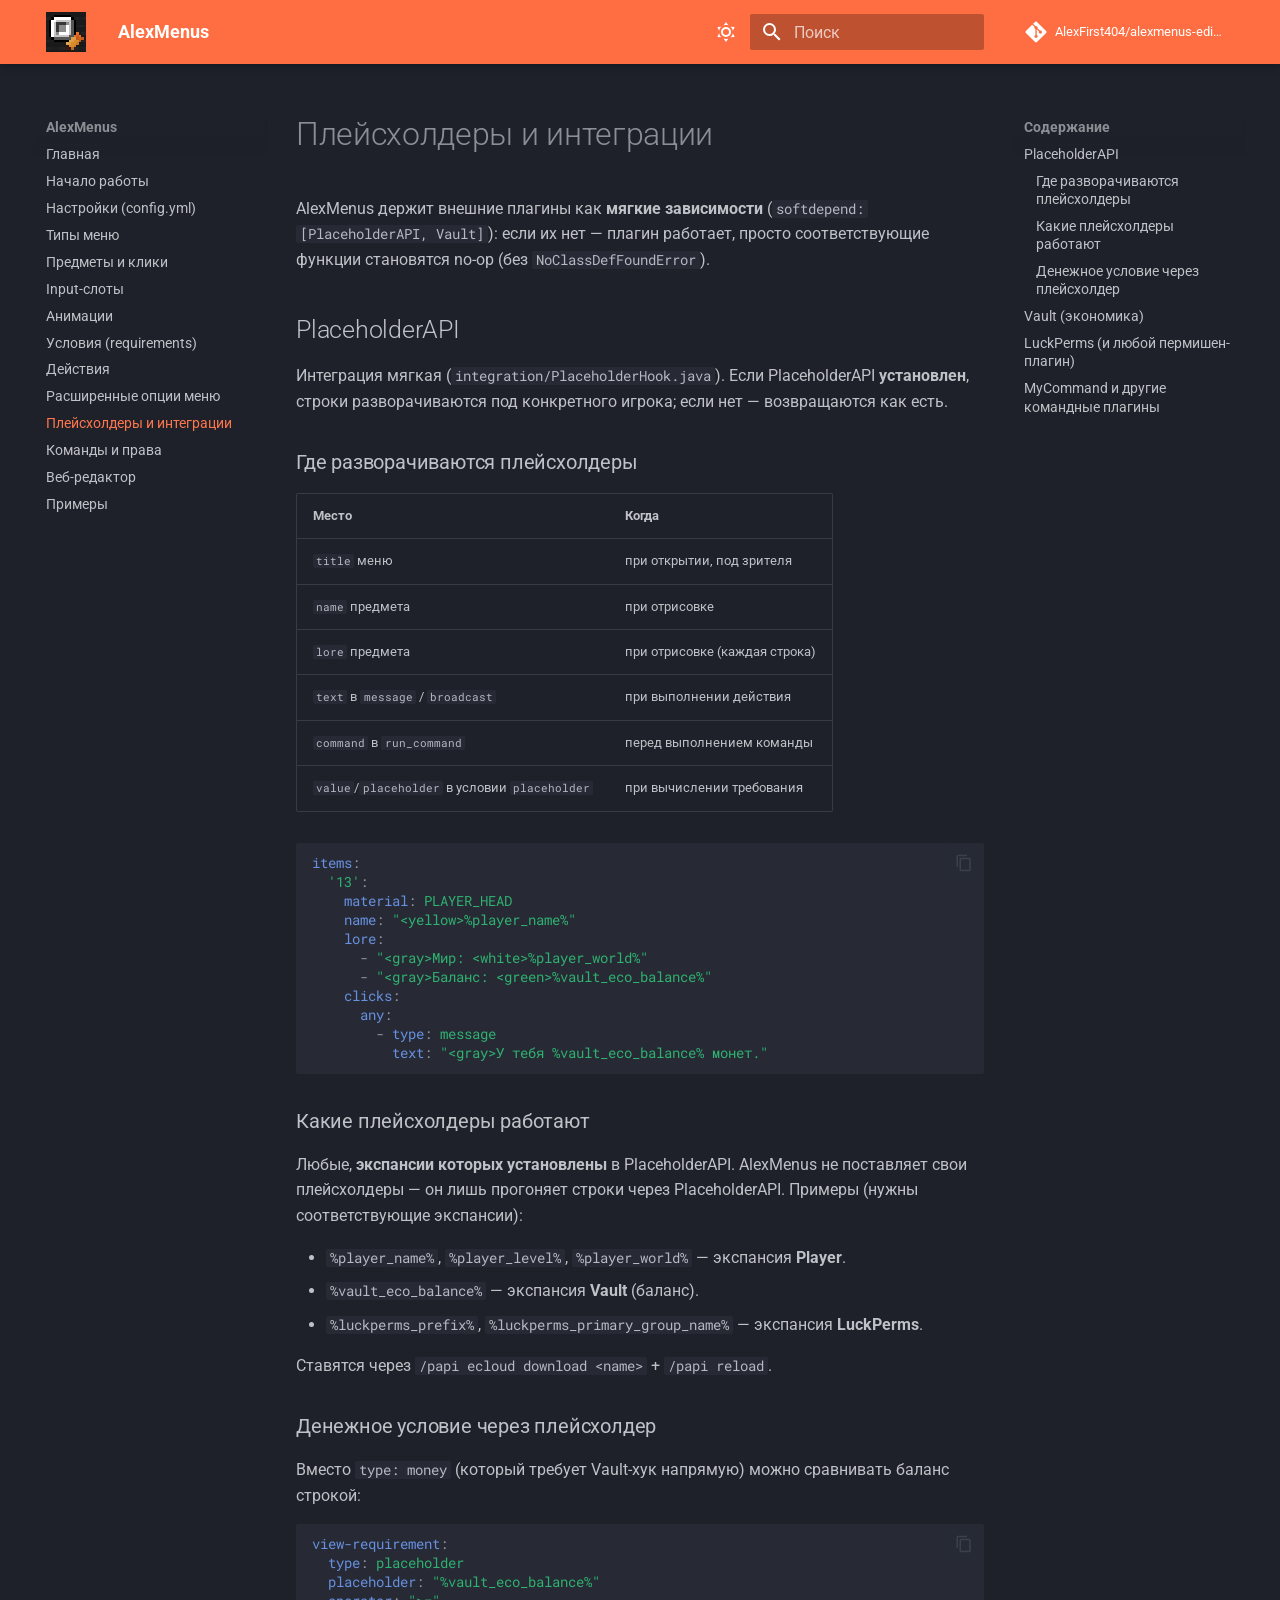
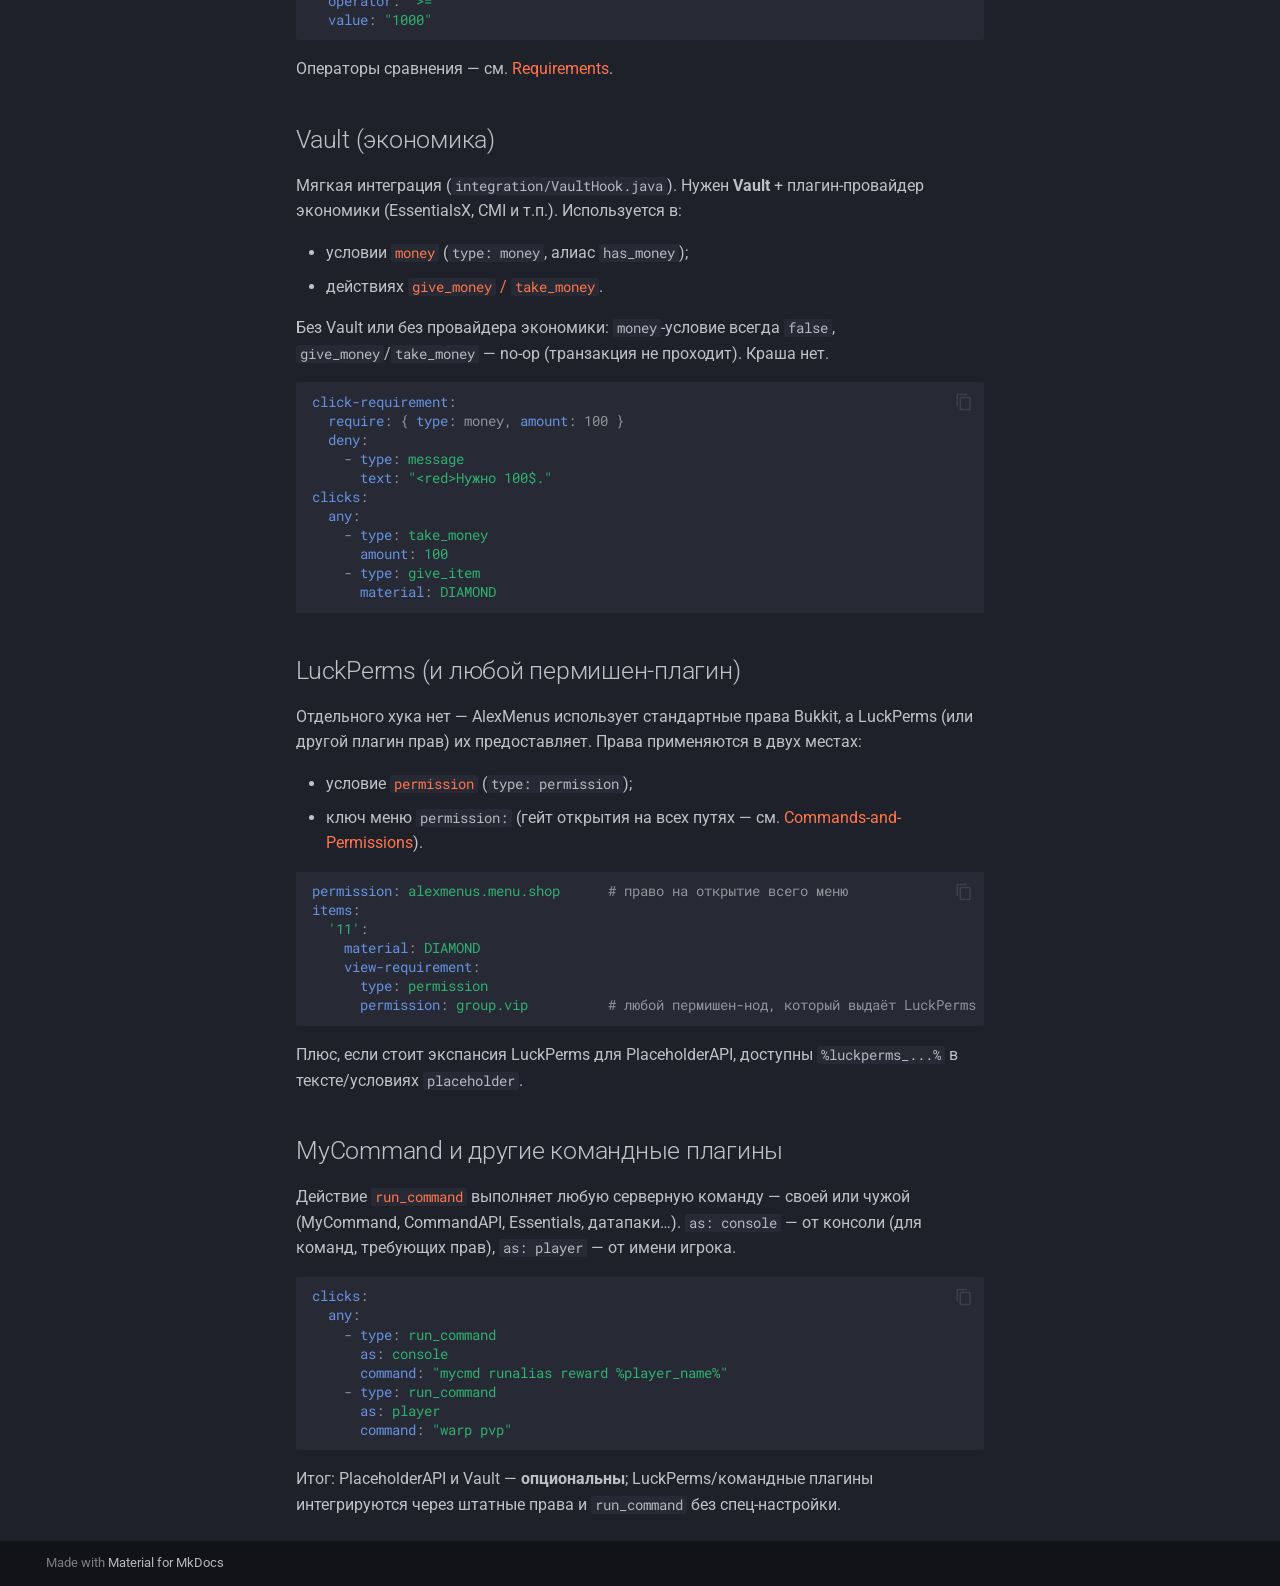
<file: Placeholders-and-Integrations/index.html>
<!doctype html>
<html lang="ru" class="no-js">
  <head>
    
      <meta charset="utf-8">
      <meta name="viewport" content="width=device-width,initial-scale=1">
      
        <meta name="description" content="Документация плагина AlexMenus — движок меню для Paper 1.21.11">
      
      
      
        <link rel="canonical" href="https://alexfirst404.github.io/alexmenus-wiki/Placeholders-and-Integrations/">
      
      
        <link rel="prev" href="../Advanced-Menu-Options/">
      
      
        <link rel="next" href="../Commands-and-Permissions/">
      
      
        
      
      
      <link rel="icon" href="../assets/favicon.png">
      <meta name="generator" content="mkdocs-1.6.1, mkdocs-material-9.7.7">
    
    
      
        <title>Плейсхолдеры и интеграции - AlexMenus</title>
      
    
    
      <link rel="stylesheet" href="../assets/stylesheets/main.ec1eaa64.min.css">
      
        
        <link rel="stylesheet" href="../assets/stylesheets/palette.ab4e12ef.min.css">
      
      


    
    
      
    
    
      
        
        
        <link rel="preconnect" href="https://fonts.gstatic.com" crossorigin>
        <link rel="stylesheet" href="https://fonts.googleapis.com/css?family=Roboto:300,300i,400,400i,700,700i%7CRoboto+Mono:400,400i,700,700i&display=fallback">
        <style>:root{--md-text-font:"Roboto";--md-code-font:"Roboto Mono"}</style>
      
    
    
      <link rel="stylesheet" href="../assets/pixel.css">
    
    <script>__md_scope=new URL("..",location),__md_hash=e=>[...e].reduce(((e,_)=>(e<<5)-e+_.charCodeAt(0)),0),__md_get=(e,_=localStorage,t=__md_scope)=>JSON.parse(_.getItem(t.pathname+"."+e)),__md_set=(e,_,t=localStorage,a=__md_scope)=>{try{t.setItem(a.pathname+"."+e,JSON.stringify(_))}catch(e){}}</script>
    
      

    
    
  </head>
  
  
    
    
      
    
    
    
    
    <body dir="ltr" data-md-color-scheme="slate" data-md-color-primary="deep-orange" data-md-color-accent="orange">
  
    
    <input class="md-toggle" data-md-toggle="drawer" type="checkbox" id="__drawer" autocomplete="off">
    <input class="md-toggle" data-md-toggle="search" type="checkbox" id="__search" autocomplete="off">
    <label class="md-overlay" for="__drawer"></label>
    <div data-md-component="skip">
      
        
        <a href="#_1" class="md-skip">
          Перейти к содержанию
        </a>
      
    </div>
    <div data-md-component="announce">
      
    </div>
    
    
      

  

<header class="md-header md-header--shadow" data-md-component="header">
  <nav class="md-header__inner md-grid" aria-label="Верхний колонтитул">
    <a href=".." title="AlexMenus" class="md-header__button md-logo" aria-label="AlexMenus" data-md-component="logo">
      
  <img src="../assets/logo.svg" alt="logo">

    </a>
    <label class="md-header__button md-icon" for="__drawer">
      
      <svg xmlns="http://www.w3.org/2000/svg" viewBox="0 0 24 24"><path d="M3 6h18v2H3zm0 5h18v2H3zm0 5h18v2H3z"/></svg>
    </label>
    <div class="md-header__title" data-md-component="header-title">
      <div class="md-header__ellipsis">
        <div class="md-header__topic">
          <span class="md-ellipsis">
            AlexMenus
          </span>
        </div>
        <div class="md-header__topic" data-md-component="header-topic">
          <span class="md-ellipsis">
            
              Плейсхолдеры и интеграции
            
          </span>
        </div>
      </div>
    </div>
    
      
        <form class="md-header__option" data-md-component="palette">
  
    
    
    
    <input class="md-option" data-md-color-media="" data-md-color-scheme="slate" data-md-color-primary="deep-orange" data-md-color-accent="orange"  aria-label="Светлая тема"  type="radio" name="__palette" id="__palette_0">
    
      <label class="md-header__button md-icon" title="Светлая тема" for="__palette_1" hidden>
        <svg xmlns="http://www.w3.org/2000/svg" viewBox="0 0 24 24"><path d="M12 7a5 5 0 0 1 5 5 5 5 0 0 1-5 5 5 5 0 0 1-5-5 5 5 0 0 1 5-5m0 2a3 3 0 0 0-3 3 3 3 0 0 0 3 3 3 3 0 0 0 3-3 3 3 0 0 0-3-3m0-7 2.39 3.42C13.65 5.15 12.84 5 12 5s-1.65.15-2.39.42zM3.34 7l4.16-.35A7.2 7.2 0 0 0 5.94 8.5c-.44.74-.69 1.5-.83 2.29zm.02 10 1.76-3.77a7.131 7.131 0 0 0 2.38 4.14zM20.65 7l-1.77 3.79a7.02 7.02 0 0 0-2.38-4.15zm-.01 10-4.14.36c.59-.51 1.12-1.14 1.54-1.86.42-.73.69-1.5.83-2.29zM12 22l-2.41-3.44c.74.27 1.55.44 2.41.44.82 0 1.63-.17 2.37-.44z"/></svg>
      </label>
    
  
    
    
    
    <input class="md-option" data-md-color-media="" data-md-color-scheme="default" data-md-color-primary="deep-orange" data-md-color-accent="orange"  aria-label="Тёмная тема"  type="radio" name="__palette" id="__palette_1">
    
      <label class="md-header__button md-icon" title="Тёмная тема" for="__palette_0" hidden>
        <svg xmlns="http://www.w3.org/2000/svg" viewBox="0 0 24 24"><path d="m17.75 4.09-2.53 1.94.91 3.06-2.63-1.81-2.63 1.81.91-3.06-2.53-1.94L12.44 4l1.06-3 1.06 3zm3.5 6.91-1.64 1.25.59 1.98-1.7-1.17-1.7 1.17.59-1.98L15.75 11l2.06-.05L18.5 9l.69 1.95zm-2.28 4.95c.83-.08 1.72 1.1 1.19 1.85-.32.45-.66.87-1.08 1.27C15.17 23 8.84 23 4.94 19.07c-3.91-3.9-3.91-10.24 0-14.14.4-.4.82-.76 1.27-1.08.75-.53 1.93.36 1.85 1.19-.27 2.86.69 5.83 2.89 8.02a9.96 9.96 0 0 0 8.02 2.89m-1.64 2.02a12.08 12.08 0 0 1-7.8-3.47c-2.17-2.19-3.33-5-3.49-7.82-2.81 3.14-2.7 7.96.31 10.98 3.02 3.01 7.84 3.12 10.98.31"/></svg>
      </label>
    
  
</form>
      
    
    
      <script>var palette=__md_get("__palette");if(palette&&palette.color){if("(prefers-color-scheme)"===palette.color.media){var media=matchMedia("(prefers-color-scheme: light)"),input=document.querySelector(media.matches?"[data-md-color-media='(prefers-color-scheme: light)']":"[data-md-color-media='(prefers-color-scheme: dark)']");palette.color.media=input.getAttribute("data-md-color-media"),palette.color.scheme=input.getAttribute("data-md-color-scheme"),palette.color.primary=input.getAttribute("data-md-color-primary"),palette.color.accent=input.getAttribute("data-md-color-accent")}for(var[key,value]of Object.entries(palette.color))document.body.setAttribute("data-md-color-"+key,value)}</script>
    
    
    
      
      
        <label class="md-header__button md-icon" for="__search">
          
          <svg xmlns="http://www.w3.org/2000/svg" viewBox="0 0 24 24"><path d="M9.5 3A6.5 6.5 0 0 1 16 9.5c0 1.61-.59 3.09-1.56 4.23l.27.27h.79l5 5-1.5 1.5-5-5v-.79l-.27-.27A6.52 6.52 0 0 1 9.5 16 6.5 6.5 0 0 1 3 9.5 6.5 6.5 0 0 1 9.5 3m0 2C7 5 5 7 5 9.5S7 14 9.5 14 14 12 14 9.5 12 5 9.5 5"/></svg>
        </label>
        <div class="md-search" data-md-component="search" role="dialog">
  <label class="md-search__overlay" for="__search"></label>
  <div class="md-search__inner" role="search">
    <form class="md-search__form" name="search">
      <input type="text" class="md-search__input" name="query" aria-label="Поиск" placeholder="Поиск" autocapitalize="off" autocorrect="off" autocomplete="off" spellcheck="false" data-md-component="search-query" required>
      <label class="md-search__icon md-icon" for="__search">
        
        <svg xmlns="http://www.w3.org/2000/svg" viewBox="0 0 24 24"><path d="M9.5 3A6.5 6.5 0 0 1 16 9.5c0 1.61-.59 3.09-1.56 4.23l.27.27h.79l5 5-1.5 1.5-5-5v-.79l-.27-.27A6.52 6.52 0 0 1 9.5 16 6.5 6.5 0 0 1 3 9.5 6.5 6.5 0 0 1 9.5 3m0 2C7 5 5 7 5 9.5S7 14 9.5 14 14 12 14 9.5 12 5 9.5 5"/></svg>
        
        <svg xmlns="http://www.w3.org/2000/svg" viewBox="0 0 24 24"><path d="M20 11v2H8l5.5 5.5-1.42 1.42L4.16 12l7.92-7.92L13.5 5.5 8 11z"/></svg>
      </label>
      <nav class="md-search__options" aria-label="Поиск">
        
        <button type="reset" class="md-search__icon md-icon" title="Очистить" aria-label="Очистить" tabindex="-1">
          
          <svg xmlns="http://www.w3.org/2000/svg" viewBox="0 0 24 24"><path d="M19 6.41 17.59 5 12 10.59 6.41 5 5 6.41 10.59 12 5 17.59 6.41 19 12 13.41 17.59 19 19 17.59 13.41 12z"/></svg>
        </button>
      </nav>
      
        <div class="md-search__suggest" data-md-component="search-suggest"></div>
      
    </form>
    <div class="md-search__output">
      <div class="md-search__scrollwrap" tabindex="0" data-md-scrollfix>
        <div class="md-search-result" data-md-component="search-result">
          <div class="md-search-result__meta">
            Инициализация поиска
          </div>
          <ol class="md-search-result__list" role="presentation"></ol>
        </div>
      </div>
    </div>
  </div>
</div>
      
    
    
      <div class="md-header__source">
        <a href="https://github.com/AlexFirst404/alexmenus-editor" title="Перейти к репозиторию" class="md-source" data-md-component="source">
  <div class="md-source__icon md-icon">
    
    <svg xmlns="http://www.w3.org/2000/svg" viewBox="0 0 448 512"><!--! Font Awesome Free 7.1.0 by @fontawesome - https://fontawesome.com License - https://fontawesome.com/license/free (Icons: CC BY 4.0, Fonts: SIL OFL 1.1, Code: MIT License) Copyright 2025 Fonticons, Inc.--><path d="M439.6 236.1 244 40.5c-5.4-5.5-12.8-8.5-20.4-8.5s-15 3-20.4 8.4L162.5 81l51.5 51.5c27.1-9.1 52.7 16.8 43.4 43.7l49.7 49.7c34.2-11.8 61.2 31 35.5 56.7-26.5 26.5-70.2-2.9-56-37.3L240.3 199v121.9c25.3 12.5 22.3 41.8 9.1 55-6.4 6.4-15.2 10.1-24.3 10.1s-17.8-3.6-24.3-10.1c-17.6-17.6-11.1-46.9 11.2-56v-123c-20.8-8.5-24.6-30.7-18.6-45L142.6 101 8.5 235.1C3 240.6 0 247.9 0 255.5s3 15 8.5 20.4l195.6 195.7c5.4 5.4 12.7 8.4 20.4 8.4s15-3 20.4-8.4l194.7-194.7c5.4-5.4 8.4-12.8 8.4-20.4s-3-15-8.4-20.4"/></svg>
  </div>
  <div class="md-source__repository">
    AlexFirst404/alexmenus-editor
  </div>
</a>
      </div>
    
  </nav>
  
</header>
    
    <div class="md-container" data-md-component="container">
      
      
        
          
        
      
      <main class="md-main" data-md-component="main">
        <div class="md-main__inner md-grid">
          
            
              
              <div class="md-sidebar md-sidebar--primary" data-md-component="sidebar" data-md-type="navigation" >
                <div class="md-sidebar__scrollwrap">
                  <div class="md-sidebar__inner">
                    



<nav class="md-nav md-nav--primary" aria-label="Навигация" data-md-level="0">
  <label class="md-nav__title" for="__drawer">
    <a href=".." title="AlexMenus" class="md-nav__button md-logo" aria-label="AlexMenus" data-md-component="logo">
      
  <img src="../assets/logo.svg" alt="logo">

    </a>
    AlexMenus
  </label>
  
    <div class="md-nav__source">
      <a href="https://github.com/AlexFirst404/alexmenus-editor" title="Перейти к репозиторию" class="md-source" data-md-component="source">
  <div class="md-source__icon md-icon">
    
    <svg xmlns="http://www.w3.org/2000/svg" viewBox="0 0 448 512"><!--! Font Awesome Free 7.1.0 by @fontawesome - https://fontawesome.com License - https://fontawesome.com/license/free (Icons: CC BY 4.0, Fonts: SIL OFL 1.1, Code: MIT License) Copyright 2025 Fonticons, Inc.--><path d="M439.6 236.1 244 40.5c-5.4-5.5-12.8-8.5-20.4-8.5s-15 3-20.4 8.4L162.5 81l51.5 51.5c27.1-9.1 52.7 16.8 43.4 43.7l49.7 49.7c34.2-11.8 61.2 31 35.5 56.7-26.5 26.5-70.2-2.9-56-37.3L240.3 199v121.9c25.3 12.5 22.3 41.8 9.1 55-6.4 6.4-15.2 10.1-24.3 10.1s-17.8-3.6-24.3-10.1c-17.6-17.6-11.1-46.9 11.2-56v-123c-20.8-8.5-24.6-30.7-18.6-45L142.6 101 8.5 235.1C3 240.6 0 247.9 0 255.5s3 15 8.5 20.4l195.6 195.7c5.4 5.4 12.7 8.4 20.4 8.4s15-3 20.4-8.4l194.7-194.7c5.4-5.4 8.4-12.8 8.4-20.4s-3-15-8.4-20.4"/></svg>
  </div>
  <div class="md-source__repository">
    AlexFirst404/alexmenus-editor
  </div>
</a>
    </div>
  
  <ul class="md-nav__list" data-md-scrollfix>
    
      
      
  
  
  
  
    <li class="md-nav__item">
      <a href=".." class="md-nav__link">
        
  
  
  <span class="md-ellipsis">
    
  
    Главная
  

    
  </span>
  
  

      </a>
    </li>
  

    
      
      
  
  
  
  
    <li class="md-nav__item">
      <a href="../Getting-Started/" class="md-nav__link">
        
  
  
  <span class="md-ellipsis">
    
  
    Начало работы
  

    
  </span>
  
  

      </a>
    </li>
  

    
      
      
  
  
  
  
    <li class="md-nav__item">
      <a href="../Configuration/" class="md-nav__link">
        
  
  
  <span class="md-ellipsis">
    
  
    Настройки (config.yml)
  

    
  </span>
  
  

      </a>
    </li>
  

    
      
      
  
  
  
  
    <li class="md-nav__item">
      <a href="../Menu-Types/" class="md-nav__link">
        
  
  
  <span class="md-ellipsis">
    
  
    Типы меню
  

    
  </span>
  
  

      </a>
    </li>
  

    
      
      
  
  
  
  
    <li class="md-nav__item">
      <a href="../Items-and-Clicks/" class="md-nav__link">
        
  
  
  <span class="md-ellipsis">
    
  
    Предметы и клики
  

    
  </span>
  
  

      </a>
    </li>
  

    
      
      
  
  
  
  
    <li class="md-nav__item">
      <a href="../Input-Slots/" class="md-nav__link">
        
  
  
  <span class="md-ellipsis">
    
  
    Input-слоты
  

    
  </span>
  
  

      </a>
    </li>
  

    
      
      
  
  
  
  
    <li class="md-nav__item">
      <a href="../Animations/" class="md-nav__link">
        
  
  
  <span class="md-ellipsis">
    
  
    Анимации
  

    
  </span>
  
  

      </a>
    </li>
  

    
      
      
  
  
  
  
    <li class="md-nav__item">
      <a href="../Requirements/" class="md-nav__link">
        
  
  
  <span class="md-ellipsis">
    
  
    Условия (requirements)
  

    
  </span>
  
  

      </a>
    </li>
  

    
      
      
  
  
  
  
    <li class="md-nav__item">
      <a href="../Actions/" class="md-nav__link">
        
  
  
  <span class="md-ellipsis">
    
  
    Действия
  

    
  </span>
  
  

      </a>
    </li>
  

    
      
      
  
  
  
  
    <li class="md-nav__item">
      <a href="../Advanced-Menu-Options/" class="md-nav__link">
        
  
  
  <span class="md-ellipsis">
    
  
    Расширенные опции меню
  

    
  </span>
  
  

      </a>
    </li>
  

    
      
      
  
  
    
  
  
  
    <li class="md-nav__item md-nav__item--active">
      
      <input class="md-nav__toggle md-toggle" type="checkbox" id="__toc">
      
      
        
      
      
        <label class="md-nav__link md-nav__link--active" for="__toc">
          
  
  
  <span class="md-ellipsis">
    
  
    Плейсхолдеры и интеграции
  

    
  </span>
  
  

          <span class="md-nav__icon md-icon"></span>
        </label>
      
      <a href="./" class="md-nav__link md-nav__link--active">
        
  
  
  <span class="md-ellipsis">
    
  
    Плейсхолдеры и интеграции
  

    
  </span>
  
  

      </a>
      
        

<nav class="md-nav md-nav--secondary" aria-label="Содержание">
  
  
  
    
  
  
    <label class="md-nav__title" for="__toc">
      <span class="md-nav__icon md-icon"></span>
      Содержание
    </label>
    <ul class="md-nav__list" data-md-component="toc" data-md-scrollfix>
      
        <li class="md-nav__item">
  <a href="#placeholderapi" class="md-nav__link">
    <span class="md-ellipsis">
      
        PlaceholderAPI
      
    </span>
  </a>
  
    <nav class="md-nav" aria-label="PlaceholderAPI">
      <ul class="md-nav__list">
        
          <li class="md-nav__item">
  <a href="#_2" class="md-nav__link">
    <span class="md-ellipsis">
      
        Где разворачиваются плейсхолдеры
      
    </span>
  </a>
  
</li>
        
          <li class="md-nav__item">
  <a href="#_3" class="md-nav__link">
    <span class="md-ellipsis">
      
        Какие плейсхолдеры работают
      
    </span>
  </a>
  
</li>
        
          <li class="md-nav__item">
  <a href="#_4" class="md-nav__link">
    <span class="md-ellipsis">
      
        Денежное условие через плейсхолдер
      
    </span>
  </a>
  
</li>
        
      </ul>
    </nav>
  
</li>
      
        <li class="md-nav__item">
  <a href="#vault" class="md-nav__link">
    <span class="md-ellipsis">
      
        Vault (экономика)
      
    </span>
  </a>
  
</li>
      
        <li class="md-nav__item">
  <a href="#luckperms-" class="md-nav__link">
    <span class="md-ellipsis">
      
        LuckPerms (и любой пермишен-плагин)
      
    </span>
  </a>
  
</li>
      
        <li class="md-nav__item">
  <a href="#mycommand" class="md-nav__link">
    <span class="md-ellipsis">
      
        MyCommand и другие командные плагины
      
    </span>
  </a>
  
</li>
      
    </ul>
  
</nav>
      
    </li>
  

    
      
      
  
  
  
  
    <li class="md-nav__item">
      <a href="../Commands-and-Permissions/" class="md-nav__link">
        
  
  
  <span class="md-ellipsis">
    
  
    Команды и права
  

    
  </span>
  
  

      </a>
    </li>
  

    
      
      
  
  
  
  
    <li class="md-nav__item">
      <a href="../Web-Editor/" class="md-nav__link">
        
  
  
  <span class="md-ellipsis">
    
  
    Веб-редактор
  

    
  </span>
  
  

      </a>
    </li>
  

    
      
      
  
  
  
  
    <li class="md-nav__item">
      <a href="../Examples/" class="md-nav__link">
        
  
  
  <span class="md-ellipsis">
    
  
    Примеры
  

    
  </span>
  
  

      </a>
    </li>
  

    
  </ul>
</nav>
                  </div>
                </div>
              </div>
            
            
              
              <div class="md-sidebar md-sidebar--secondary" data-md-component="sidebar" data-md-type="toc" >
                <div class="md-sidebar__scrollwrap">
                  <div class="md-sidebar__inner">
                    

<nav class="md-nav md-nav--secondary" aria-label="Содержание">
  
  
  
    
  
  
    <label class="md-nav__title" for="__toc">
      <span class="md-nav__icon md-icon"></span>
      Содержание
    </label>
    <ul class="md-nav__list" data-md-component="toc" data-md-scrollfix>
      
        <li class="md-nav__item">
  <a href="#placeholderapi" class="md-nav__link">
    <span class="md-ellipsis">
      
        PlaceholderAPI
      
    </span>
  </a>
  
    <nav class="md-nav" aria-label="PlaceholderAPI">
      <ul class="md-nav__list">
        
          <li class="md-nav__item">
  <a href="#_2" class="md-nav__link">
    <span class="md-ellipsis">
      
        Где разворачиваются плейсхолдеры
      
    </span>
  </a>
  
</li>
        
          <li class="md-nav__item">
  <a href="#_3" class="md-nav__link">
    <span class="md-ellipsis">
      
        Какие плейсхолдеры работают
      
    </span>
  </a>
  
</li>
        
          <li class="md-nav__item">
  <a href="#_4" class="md-nav__link">
    <span class="md-ellipsis">
      
        Денежное условие через плейсхолдер
      
    </span>
  </a>
  
</li>
        
      </ul>
    </nav>
  
</li>
      
        <li class="md-nav__item">
  <a href="#vault" class="md-nav__link">
    <span class="md-ellipsis">
      
        Vault (экономика)
      
    </span>
  </a>
  
</li>
      
        <li class="md-nav__item">
  <a href="#luckperms-" class="md-nav__link">
    <span class="md-ellipsis">
      
        LuckPerms (и любой пермишен-плагин)
      
    </span>
  </a>
  
</li>
      
        <li class="md-nav__item">
  <a href="#mycommand" class="md-nav__link">
    <span class="md-ellipsis">
      
        MyCommand и другие командные плагины
      
    </span>
  </a>
  
</li>
      
    </ul>
  
</nav>
                  </div>
                </div>
              </div>
            
          
          
            <div class="md-content" data-md-component="content">
              
              <article class="md-content__inner md-typeset">
                
                  


  
  


<h1 id="_1">Плейсхолдеры и интеграции<a class="headerlink" href="#_1" title="Permanent link">&para;</a></h1>
<p>AlexMenus держит внешние плагины как <strong>мягкие зависимости</strong> (<code>softdepend: [PlaceholderAPI, Vault]</code>): если их
нет — плагин работает, просто соответствующие функции становятся no-op (без <code>NoClassDefFoundError</code>).</p>
<h2 id="placeholderapi">PlaceholderAPI<a class="headerlink" href="#placeholderapi" title="Permanent link">&para;</a></h2>
<p>Интеграция мягкая (<code>integration/PlaceholderHook.java</code>). Если PlaceholderAPI <strong>установлен</strong>, строки
разворачиваются под конкретного игрока; если нет — возвращаются как есть.</p>
<h3 id="_2">Где разворачиваются плейсхолдеры<a class="headerlink" href="#_2" title="Permanent link">&para;</a></h3>
<table>
<thead>
<tr>
<th>Место</th>
<th>Когда</th>
</tr>
</thead>
<tbody>
<tr>
<td><code>title</code> меню</td>
<td>при открытии, под зрителя</td>
</tr>
<tr>
<td><code>name</code> предмета</td>
<td>при отрисовке</td>
</tr>
<tr>
<td><code>lore</code> предмета</td>
<td>при отрисовке (каждая строка)</td>
</tr>
<tr>
<td><code>text</code> в <code>message</code> / <code>broadcast</code></td>
<td>при выполнении действия</td>
</tr>
<tr>
<td><code>command</code> в <code>run_command</code></td>
<td>перед выполнением команды</td>
</tr>
<tr>
<td><code>value</code>/<code>placeholder</code> в условии <code>placeholder</code></td>
<td>при вычислении требования</td>
</tr>
</tbody>
</table>
<div class="highlight"><pre><span></span><code><span class="nt">items</span><span class="p">:</span>
<span class="w">  </span><span class="s">&#39;13&#39;</span><span class="p p-Indicator">:</span>
<span class="w">    </span><span class="nt">material</span><span class="p">:</span><span class="w"> </span><span class="l l-Scalar l-Scalar-Plain">PLAYER_HEAD</span>
<span class="w">    </span><span class="nt">name</span><span class="p">:</span><span class="w"> </span><span class="s">&quot;&lt;yellow&gt;%player_name%&quot;</span>
<span class="w">    </span><span class="nt">lore</span><span class="p">:</span>
<span class="w">      </span><span class="p p-Indicator">-</span><span class="w"> </span><span class="s">&quot;&lt;gray&gt;Мир:</span><span class="nv"> </span><span class="s">&lt;white&gt;%player_world%&quot;</span>
<span class="w">      </span><span class="p p-Indicator">-</span><span class="w"> </span><span class="s">&quot;&lt;gray&gt;Баланс:</span><span class="nv"> </span><span class="s">&lt;green&gt;%vault_eco_balance%&quot;</span>
<span class="w">    </span><span class="nt">clicks</span><span class="p">:</span>
<span class="w">      </span><span class="nt">any</span><span class="p">:</span>
<span class="w">        </span><span class="p p-Indicator">-</span><span class="w"> </span><span class="nt">type</span><span class="p">:</span><span class="w"> </span><span class="l l-Scalar l-Scalar-Plain">message</span>
<span class="w">          </span><span class="nt">text</span><span class="p">:</span><span class="w"> </span><span class="s">&quot;&lt;gray&gt;У</span><span class="nv"> </span><span class="s">тебя</span><span class="nv"> </span><span class="s">%vault_eco_balance%</span><span class="nv"> </span><span class="s">монет.&quot;</span>
</code></pre></div>
<h3 id="_3">Какие плейсхолдеры работают<a class="headerlink" href="#_3" title="Permanent link">&para;</a></h3>
<p>Любые, <strong>экспансии которых установлены</strong> в PlaceholderAPI. AlexMenus не поставляет свои плейсхолдеры — он
лишь прогоняет строки через PlaceholderAPI. Примеры (нужны соответствующие экспансии):</p>
<ul>
<li><code>%player_name%</code>, <code>%player_level%</code>, <code>%player_world%</code> — экспансия <strong>Player</strong>.</li>
<li><code>%vault_eco_balance%</code> — экспансия <strong>Vault</strong> (баланс).</li>
<li><code>%luckperms_prefix%</code>, <code>%luckperms_primary_group_name%</code> — экспансия <strong>LuckPerms</strong>.</li>
</ul>
<p>Ставятся через <code>/papi ecloud download &lt;name&gt;</code> + <code>/papi reload</code>.</p>
<h3 id="_4">Денежное условие через плейсхолдер<a class="headerlink" href="#_4" title="Permanent link">&para;</a></h3>
<p>Вместо <code>type: money</code> (который требует Vault-хук напрямую) можно сравнивать баланс строкой:</p>
<div class="highlight"><pre><span></span><code><span class="nt">view-requirement</span><span class="p">:</span>
<span class="w">  </span><span class="nt">type</span><span class="p">:</span><span class="w"> </span><span class="l l-Scalar l-Scalar-Plain">placeholder</span>
<span class="w">  </span><span class="nt">placeholder</span><span class="p">:</span><span class="w"> </span><span class="s">&quot;%vault_eco_balance%&quot;</span>
<span class="w">  </span><span class="nt">operator</span><span class="p">:</span><span class="w"> </span><span class="s">&quot;&gt;=&quot;</span>
<span class="w">  </span><span class="nt">value</span><span class="p">:</span><span class="w"> </span><span class="s">&quot;1000&quot;</span>
</code></pre></div>
<p>Операторы сравнения — см. <a href="../Requirements/">Requirements</a>.</p>
<h2 id="vault">Vault (экономика)<a class="headerlink" href="#vault" title="Permanent link">&para;</a></h2>
<p>Мягкая интеграция (<code>integration/VaultHook.java</code>). Нужен <strong>Vault</strong> + плагин-провайдер экономики
(EssentialsX, CMI и т.п.). Используется в:</p>
<ul>
<li>условии <a href="../Requirements/"><code>money</code></a> (<code>type: money</code>, алиас <code>has_money</code>);</li>
<li>действиях <a href="../Actions/"><code>give_money</code> / <code>take_money</code></a>.</li>
</ul>
<p>Без Vault или без провайдера экономики: <code>money</code>-условие всегда <code>false</code>, <code>give_money</code>/<code>take_money</code> —
no-op (транзакция не проходит). Краша нет.</p>
<div class="highlight"><pre><span></span><code><span class="nt">click-requirement</span><span class="p">:</span>
<span class="w">  </span><span class="nt">require</span><span class="p">:</span><span class="w"> </span><span class="p p-Indicator">{</span><span class="nt"> type</span><span class="p">:</span><span class="w"> </span><span class="nv">money</span><span class="p p-Indicator">,</span><span class="nt"> amount</span><span class="p">:</span><span class="w"> </span><span class="nv">100</span><span class="w"> </span><span class="p p-Indicator">}</span>
<span class="w">  </span><span class="nt">deny</span><span class="p">:</span>
<span class="w">    </span><span class="p p-Indicator">-</span><span class="w"> </span><span class="nt">type</span><span class="p">:</span><span class="w"> </span><span class="l l-Scalar l-Scalar-Plain">message</span>
<span class="w">      </span><span class="nt">text</span><span class="p">:</span><span class="w"> </span><span class="s">&quot;&lt;red&gt;Нужно</span><span class="nv"> </span><span class="s">100$.&quot;</span>
<span class="nt">clicks</span><span class="p">:</span>
<span class="w">  </span><span class="nt">any</span><span class="p">:</span>
<span class="w">    </span><span class="p p-Indicator">-</span><span class="w"> </span><span class="nt">type</span><span class="p">:</span><span class="w"> </span><span class="l l-Scalar l-Scalar-Plain">take_money</span>
<span class="w">      </span><span class="nt">amount</span><span class="p">:</span><span class="w"> </span><span class="l l-Scalar l-Scalar-Plain">100</span>
<span class="w">    </span><span class="p p-Indicator">-</span><span class="w"> </span><span class="nt">type</span><span class="p">:</span><span class="w"> </span><span class="l l-Scalar l-Scalar-Plain">give_item</span>
<span class="w">      </span><span class="nt">material</span><span class="p">:</span><span class="w"> </span><span class="l l-Scalar l-Scalar-Plain">DIAMOND</span>
</code></pre></div>
<h2 id="luckperms-">LuckPerms (и любой пермишен-плагин)<a class="headerlink" href="#luckperms-" title="Permanent link">&para;</a></h2>
<p>Отдельного хука нет — AlexMenus использует стандартные права Bukkit, а LuckPerms (или другой плагин прав)
их предоставляет. Права применяются в двух местах:</p>
<ul>
<li>условие <a href="../Requirements/"><code>permission</code></a> (<code>type: permission</code>);</li>
<li>ключ меню <code>permission:</code> (гейт открытия на всех путях — см. <a href="../Commands-and-Permissions/">Commands-and-Permissions</a>).</li>
</ul>
<div class="highlight"><pre><span></span><code><span class="nt">permission</span><span class="p">:</span><span class="w"> </span><span class="l l-Scalar l-Scalar-Plain">alexmenus.menu.shop</span><span class="w">      </span><span class="c1"># право на открытие всего меню</span>
<span class="nt">items</span><span class="p">:</span>
<span class="w">  </span><span class="s">&#39;11&#39;</span><span class="p p-Indicator">:</span>
<span class="w">    </span><span class="nt">material</span><span class="p">:</span><span class="w"> </span><span class="l l-Scalar l-Scalar-Plain">DIAMOND</span>
<span class="w">    </span><span class="nt">view-requirement</span><span class="p">:</span>
<span class="w">      </span><span class="nt">type</span><span class="p">:</span><span class="w"> </span><span class="l l-Scalar l-Scalar-Plain">permission</span>
<span class="w">      </span><span class="nt">permission</span><span class="p">:</span><span class="w"> </span><span class="l l-Scalar l-Scalar-Plain">group.vip</span><span class="w">          </span><span class="c1"># любой пермишен-нод, который выдаёт LuckPerms</span>
</code></pre></div>
<p>Плюс, если стоит экспансия LuckPerms для PlaceholderAPI, доступны <code>%luckperms_...%</code> в тексте/условиях
<code>placeholder</code>.</p>
<h2 id="mycommand">MyCommand и другие командные плагины<a class="headerlink" href="#mycommand" title="Permanent link">&para;</a></h2>
<p>Действие <a href="../Actions/"><code>run_command</code></a> выполняет любую серверную команду — своей или чужой (MyCommand,
CommandAPI, Essentials, датапаки…). <code>as: console</code> — от консоли (для команд, требующих прав), <code>as: player</code>
— от имени игрока.</p>
<div class="highlight"><pre><span></span><code><span class="nt">clicks</span><span class="p">:</span>
<span class="w">  </span><span class="nt">any</span><span class="p">:</span>
<span class="w">    </span><span class="p p-Indicator">-</span><span class="w"> </span><span class="nt">type</span><span class="p">:</span><span class="w"> </span><span class="l l-Scalar l-Scalar-Plain">run_command</span>
<span class="w">      </span><span class="nt">as</span><span class="p">:</span><span class="w"> </span><span class="l l-Scalar l-Scalar-Plain">console</span>
<span class="w">      </span><span class="nt">command</span><span class="p">:</span><span class="w"> </span><span class="s">&quot;mycmd</span><span class="nv"> </span><span class="s">runalias</span><span class="nv"> </span><span class="s">reward</span><span class="nv"> </span><span class="s">%player_name%&quot;</span>
<span class="w">    </span><span class="p p-Indicator">-</span><span class="w"> </span><span class="nt">type</span><span class="p">:</span><span class="w"> </span><span class="l l-Scalar l-Scalar-Plain">run_command</span>
<span class="w">      </span><span class="nt">as</span><span class="p">:</span><span class="w"> </span><span class="l l-Scalar l-Scalar-Plain">player</span>
<span class="w">      </span><span class="nt">command</span><span class="p">:</span><span class="w"> </span><span class="s">&quot;warp</span><span class="nv"> </span><span class="s">pvp&quot;</span>
</code></pre></div>
<p>Итог: PlaceholderAPI и Vault — <strong>опциональны</strong>; LuckPerms/командные плагины интегрируются через штатные
права и <code>run_command</code> без спец-настройки.</p>












                
              </article>
            </div>
          
          
<script>var target=document.getElementById(location.hash.slice(1));target&&target.name&&(target.checked=target.name.startsWith("__tabbed_"))</script>
        </div>
        
          <button type="button" class="md-top md-icon" data-md-component="top" hidden>
  
  <svg xmlns="http://www.w3.org/2000/svg" viewBox="0 0 24 24"><path d="M13 20h-2V8l-5.5 5.5-1.42-1.42L12 4.16l7.92 7.92-1.42 1.42L13 8z"/></svg>
  К началу
</button>
        
      </main>
      
        <footer class="md-footer">
  
  <div class="md-footer-meta md-typeset">
    <div class="md-footer-meta__inner md-grid">
      <div class="md-copyright">
  
  
    Made with
    <a href="https://squidfunk.github.io/mkdocs-material/" target="_blank" rel="noopener">
      Material for MkDocs
    </a>
  
</div>
      
    </div>
  </div>
</footer>
      
    </div>
    <div class="md-dialog" data-md-component="dialog">
      <div class="md-dialog__inner md-typeset"></div>
    </div>
    
    
    
      
      
      <script id="__config" type="application/json">{"annotate": null, "base": "..", "features": ["navigation.top", "navigation.instant", "navigation.tracking", "search.suggest", "search.highlight", "content.code.copy", "toc.follow"], "search": "../assets/javascripts/workers/search.2c215733.min.js", "tags": null, "translations": {"clipboard.copied": "\u0421\u043a\u043e\u043f\u0438\u0440\u043e\u0432\u0430\u043d\u043e \u0432 \u0431\u0443\u0444\u0435\u0440", "clipboard.copy": "\u041a\u043e\u043f\u0438\u0440\u043e\u0432\u0430\u0442\u044c \u0432 \u0431\u0443\u0444\u0435\u0440", "search.result.more.one": "\u0415\u0449\u0451 1 \u043d\u0430 \u044d\u0442\u043e\u0439 \u0441\u0442\u0440\u0430\u043d\u0438\u0446\u0435", "search.result.more.other": "\u0415\u0449\u0451 # \u043d\u0430 \u044d\u0442\u043e\u0439 \u0441\u0442\u0440\u0430\u043d\u0438\u0446\u0435", "search.result.none": "\u0421\u043e\u0432\u043f\u0430\u0434\u0435\u043d\u0438\u0439 \u043d\u0435 \u043d\u0430\u0439\u0434\u0435\u043d\u043e", "search.result.one": "\u041d\u0430\u0439\u0434\u0435\u043d\u043e 1 \u0441\u043e\u0432\u043f\u0430\u0434\u0435\u043d\u0438\u0435", "search.result.other": "\u041d\u0430\u0439\u0434\u0435\u043d\u043e \u0441\u043e\u0432\u043f\u0430\u0434\u0435\u043d\u0438\u0439: #", "search.result.placeholder": "\u041d\u0430\u0447\u043d\u0438\u0442\u0435 \u043f\u0435\u0447\u0430\u0442\u0430\u0442\u044c \u0434\u043b\u044f \u043f\u043e\u0438\u0441\u043a\u0430", "search.result.term.missing": "\u041e\u0442\u0441\u0443\u0442\u0441\u0442\u0432\u0443\u0435\u0442", "select.version": "\u0412\u044b\u0431\u0435\u0440\u0438\u0442\u0435 \u0432\u0435\u0440\u0441\u0438\u044e"}, "version": null}</script>
    
    
      <script src="../assets/javascripts/bundle.d7400e89.min.js"></script>
      
    
  </body>
</html>
</file>
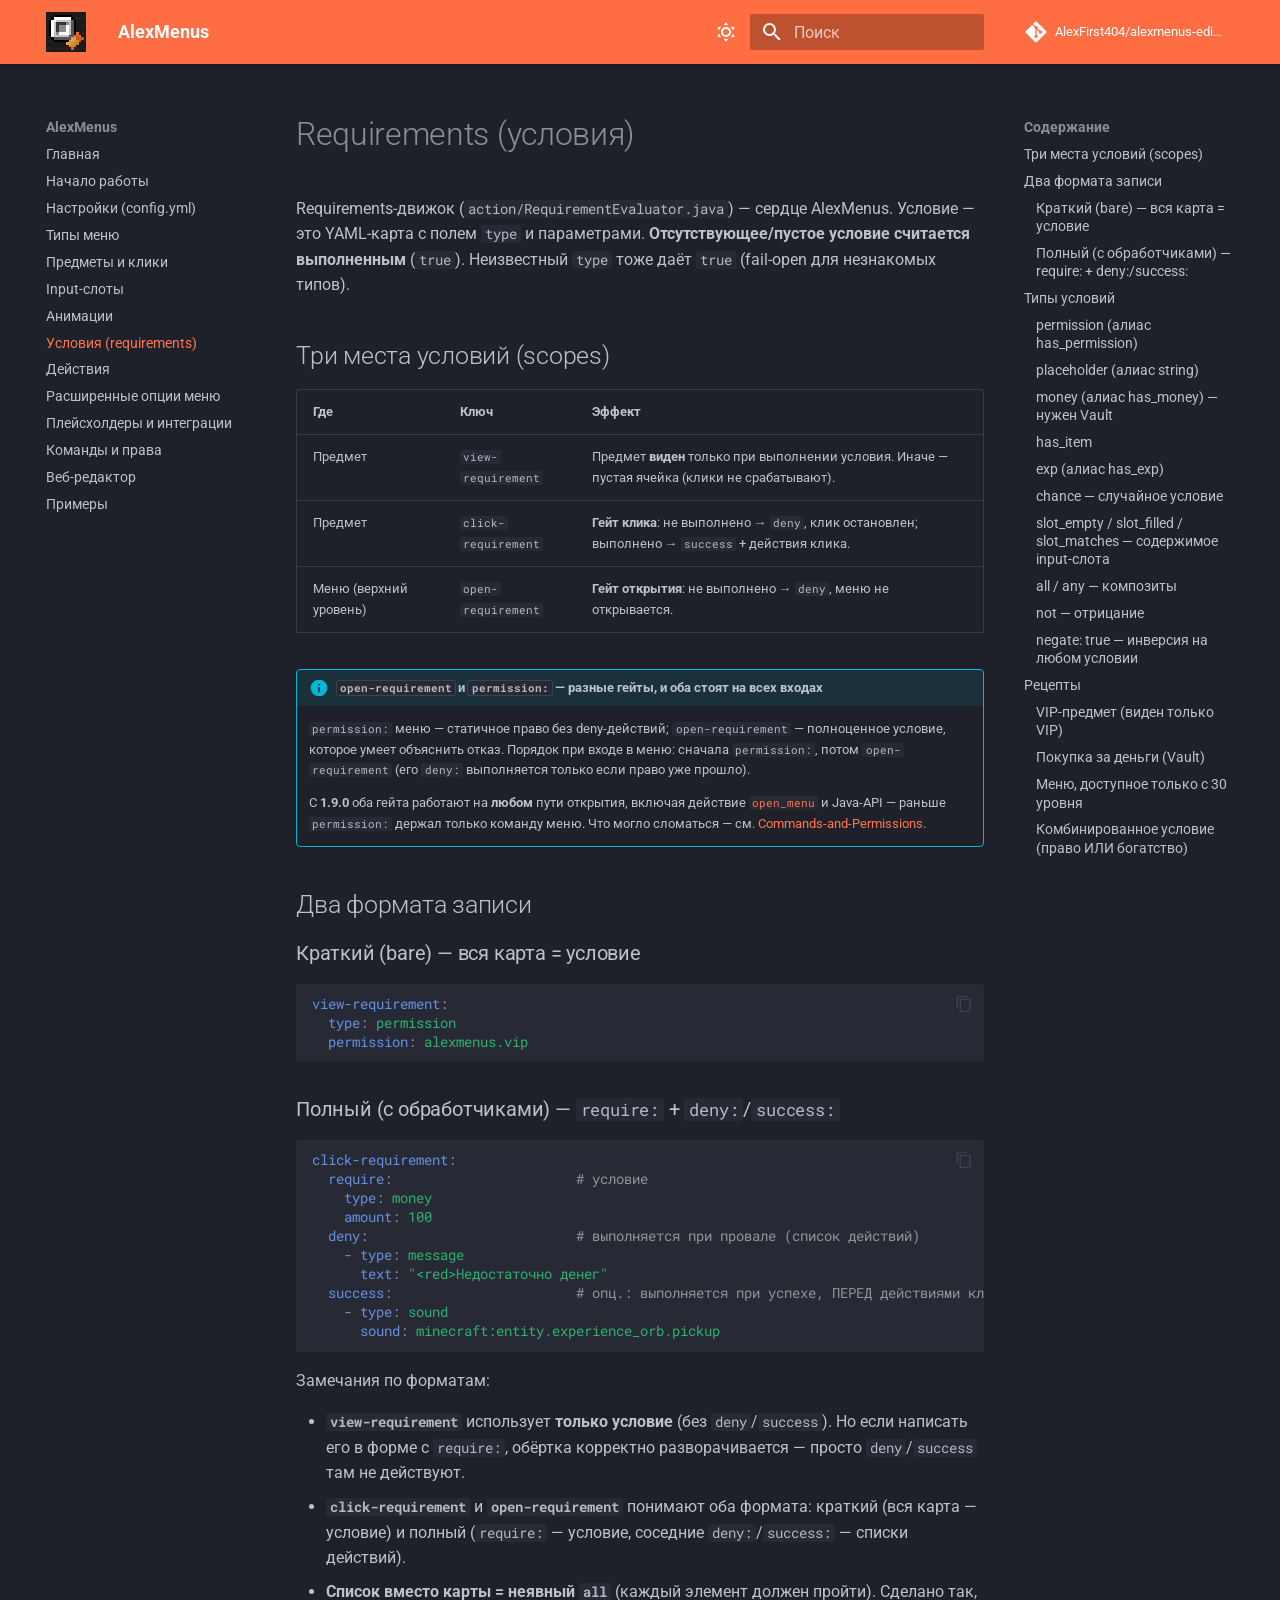
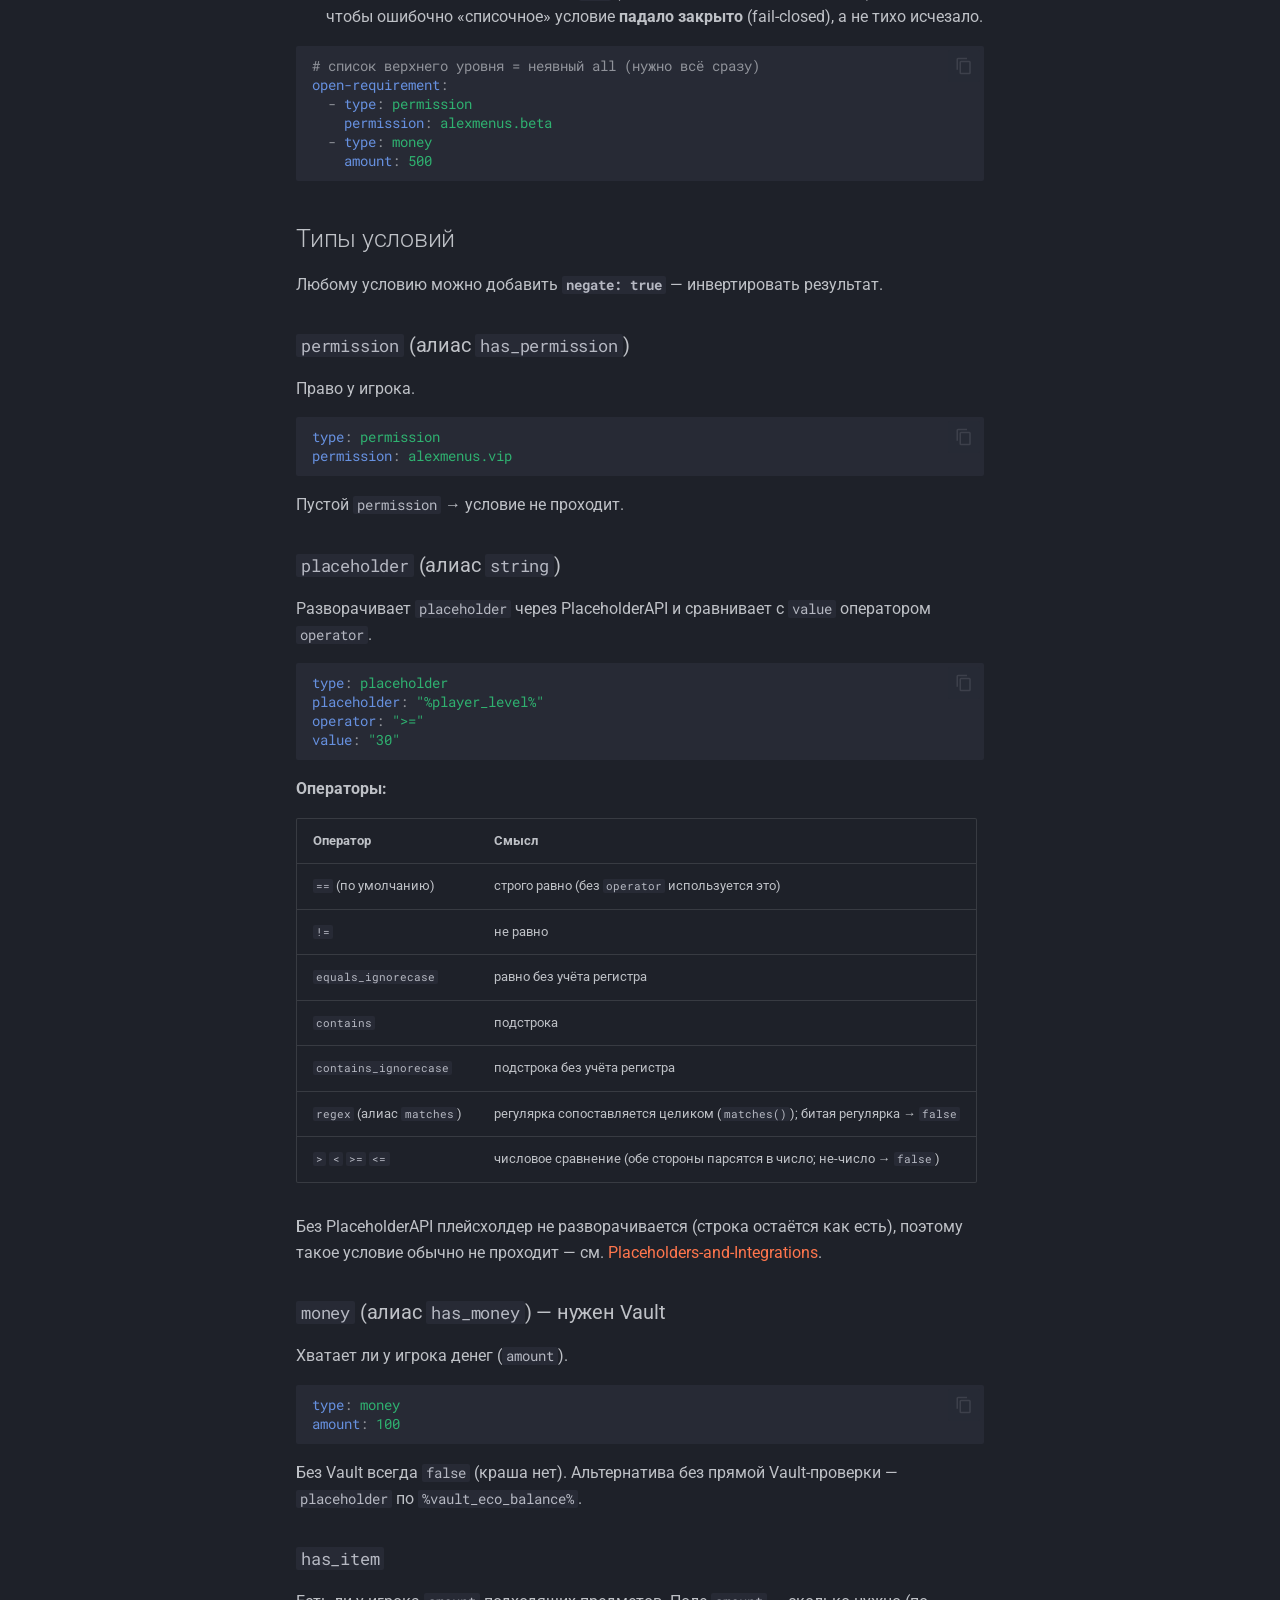
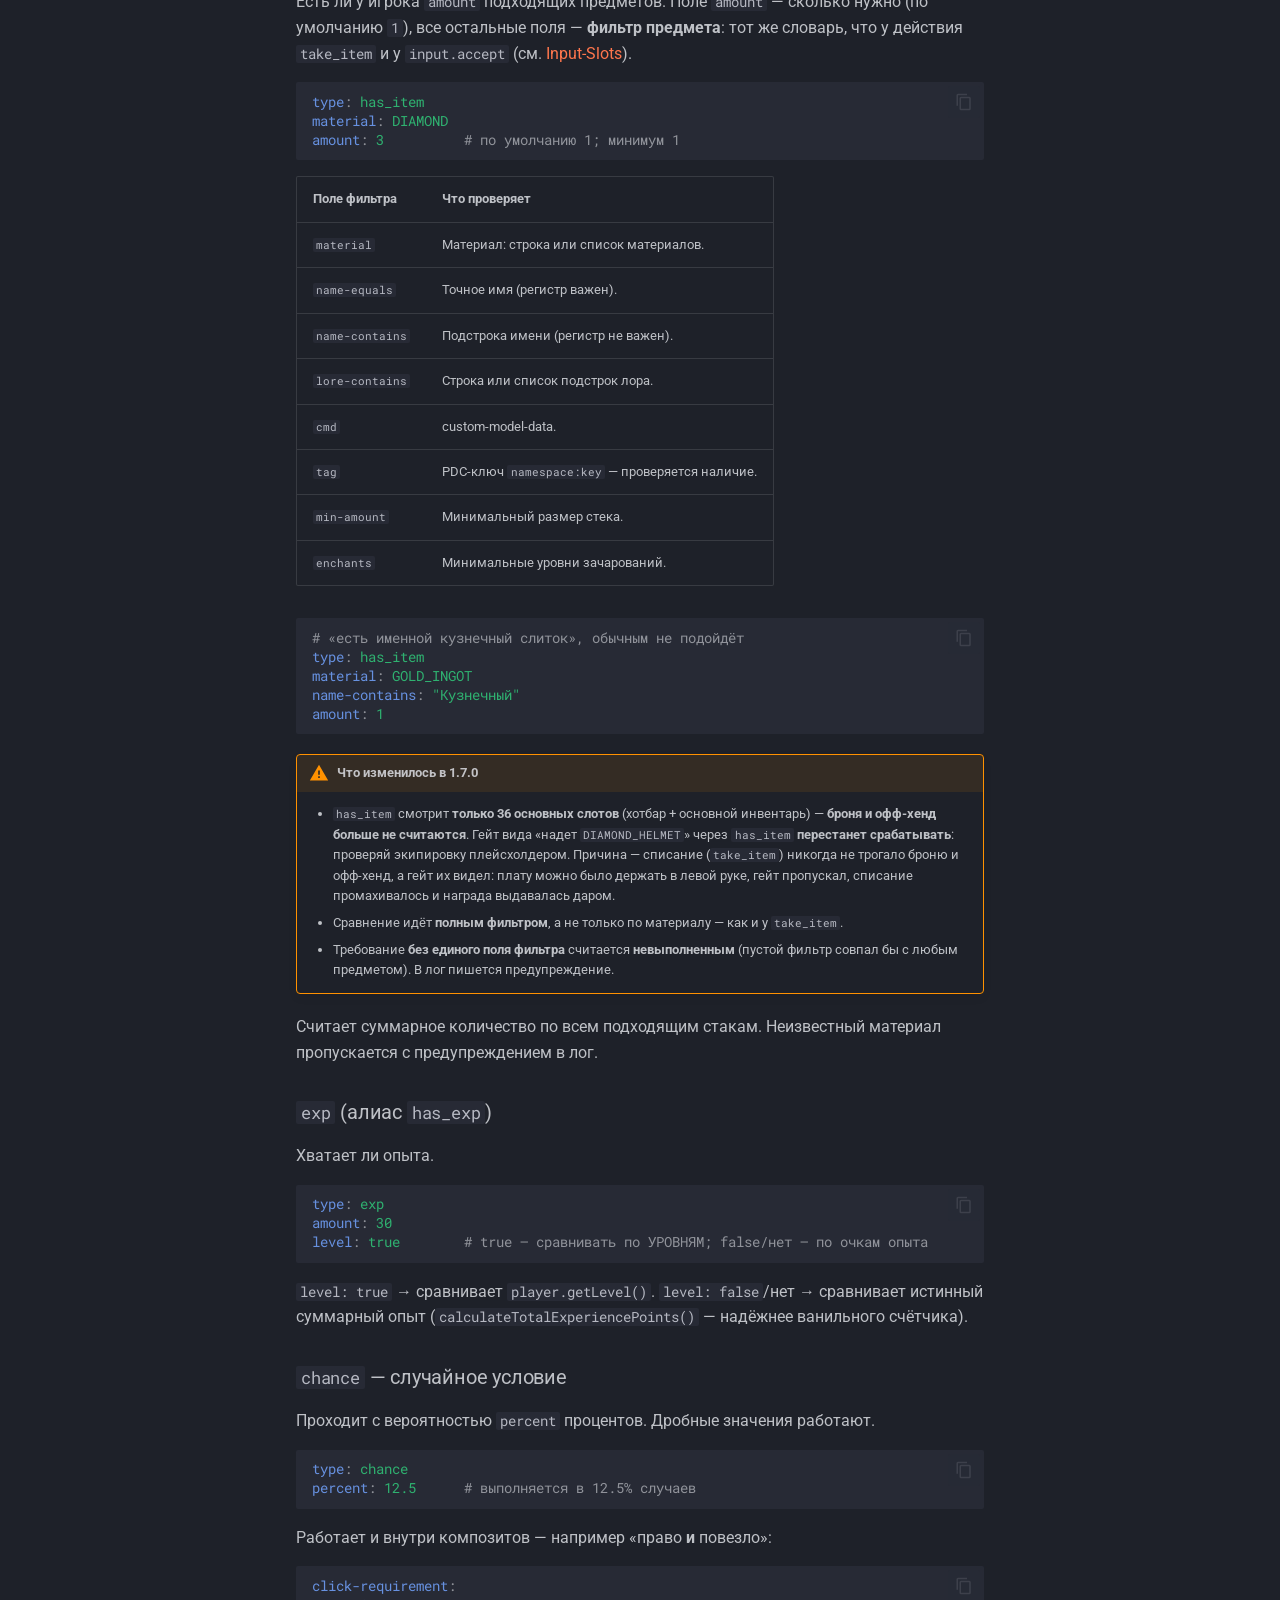
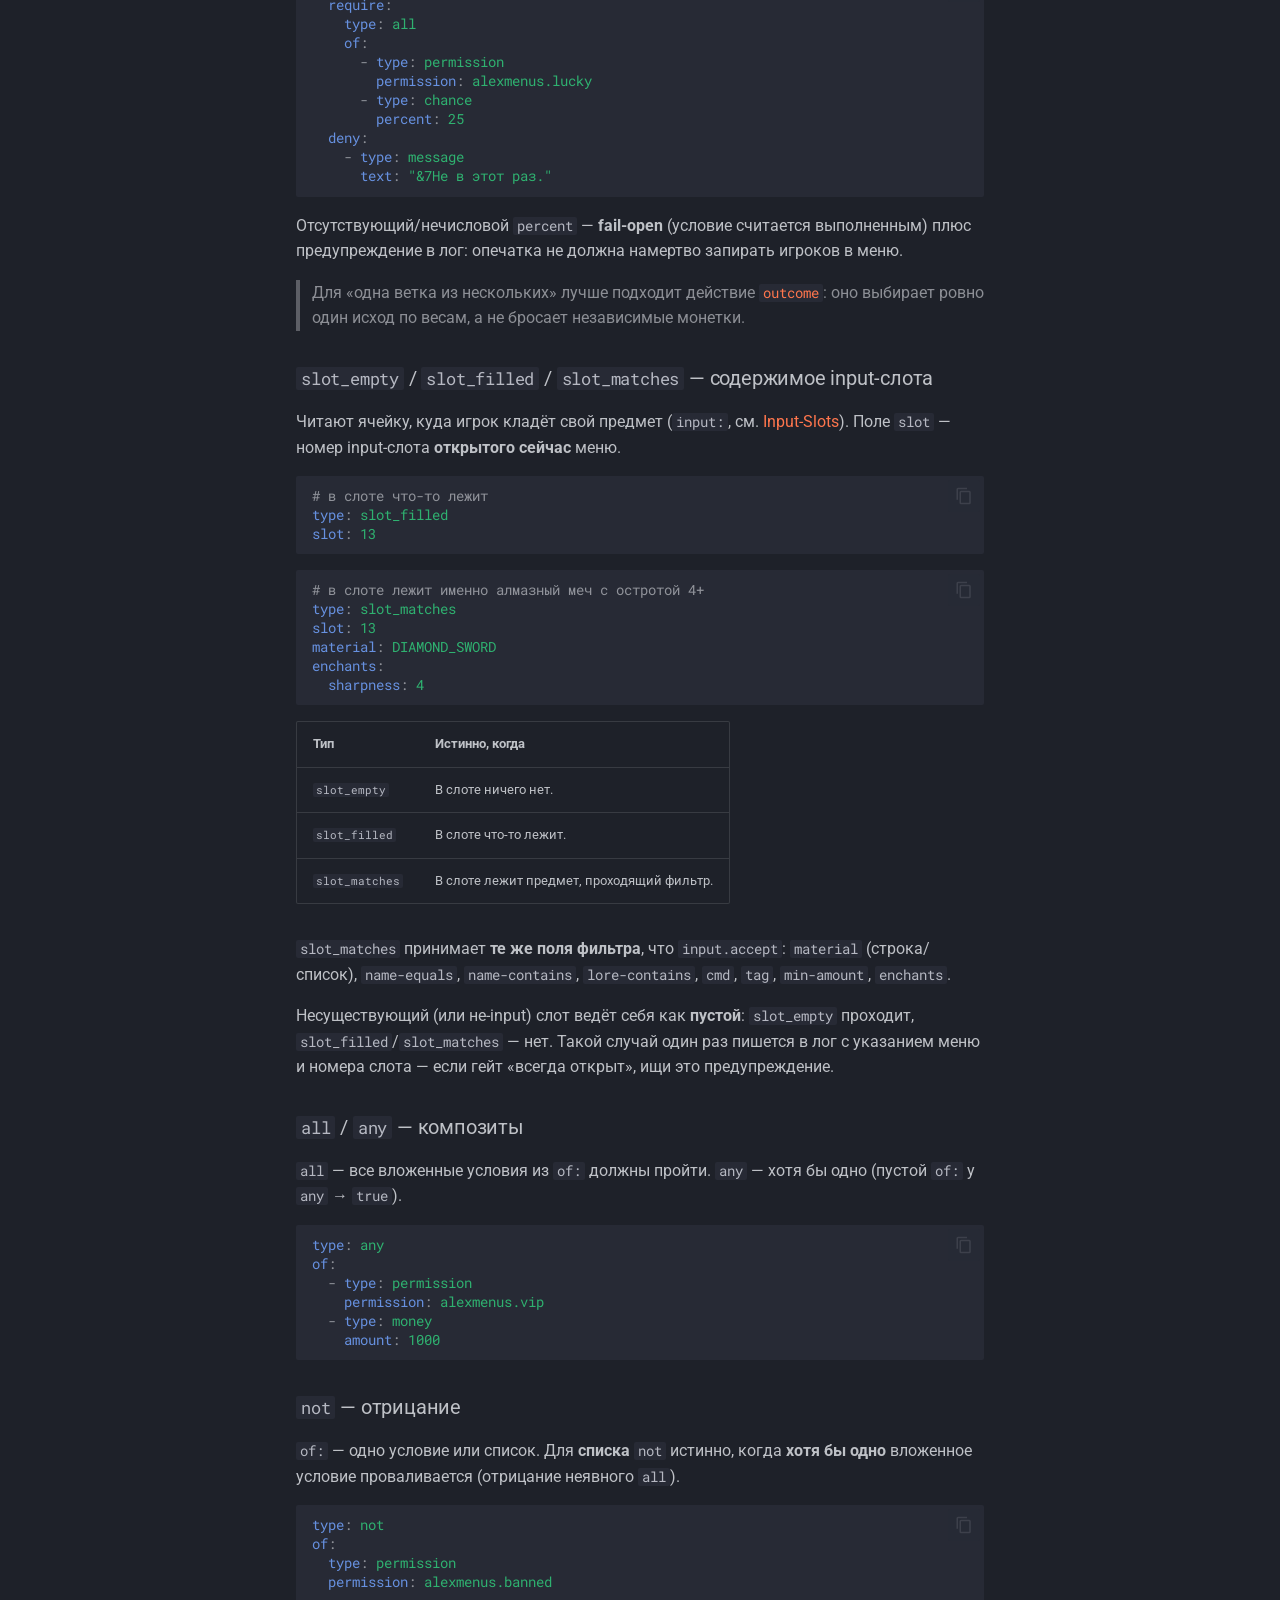
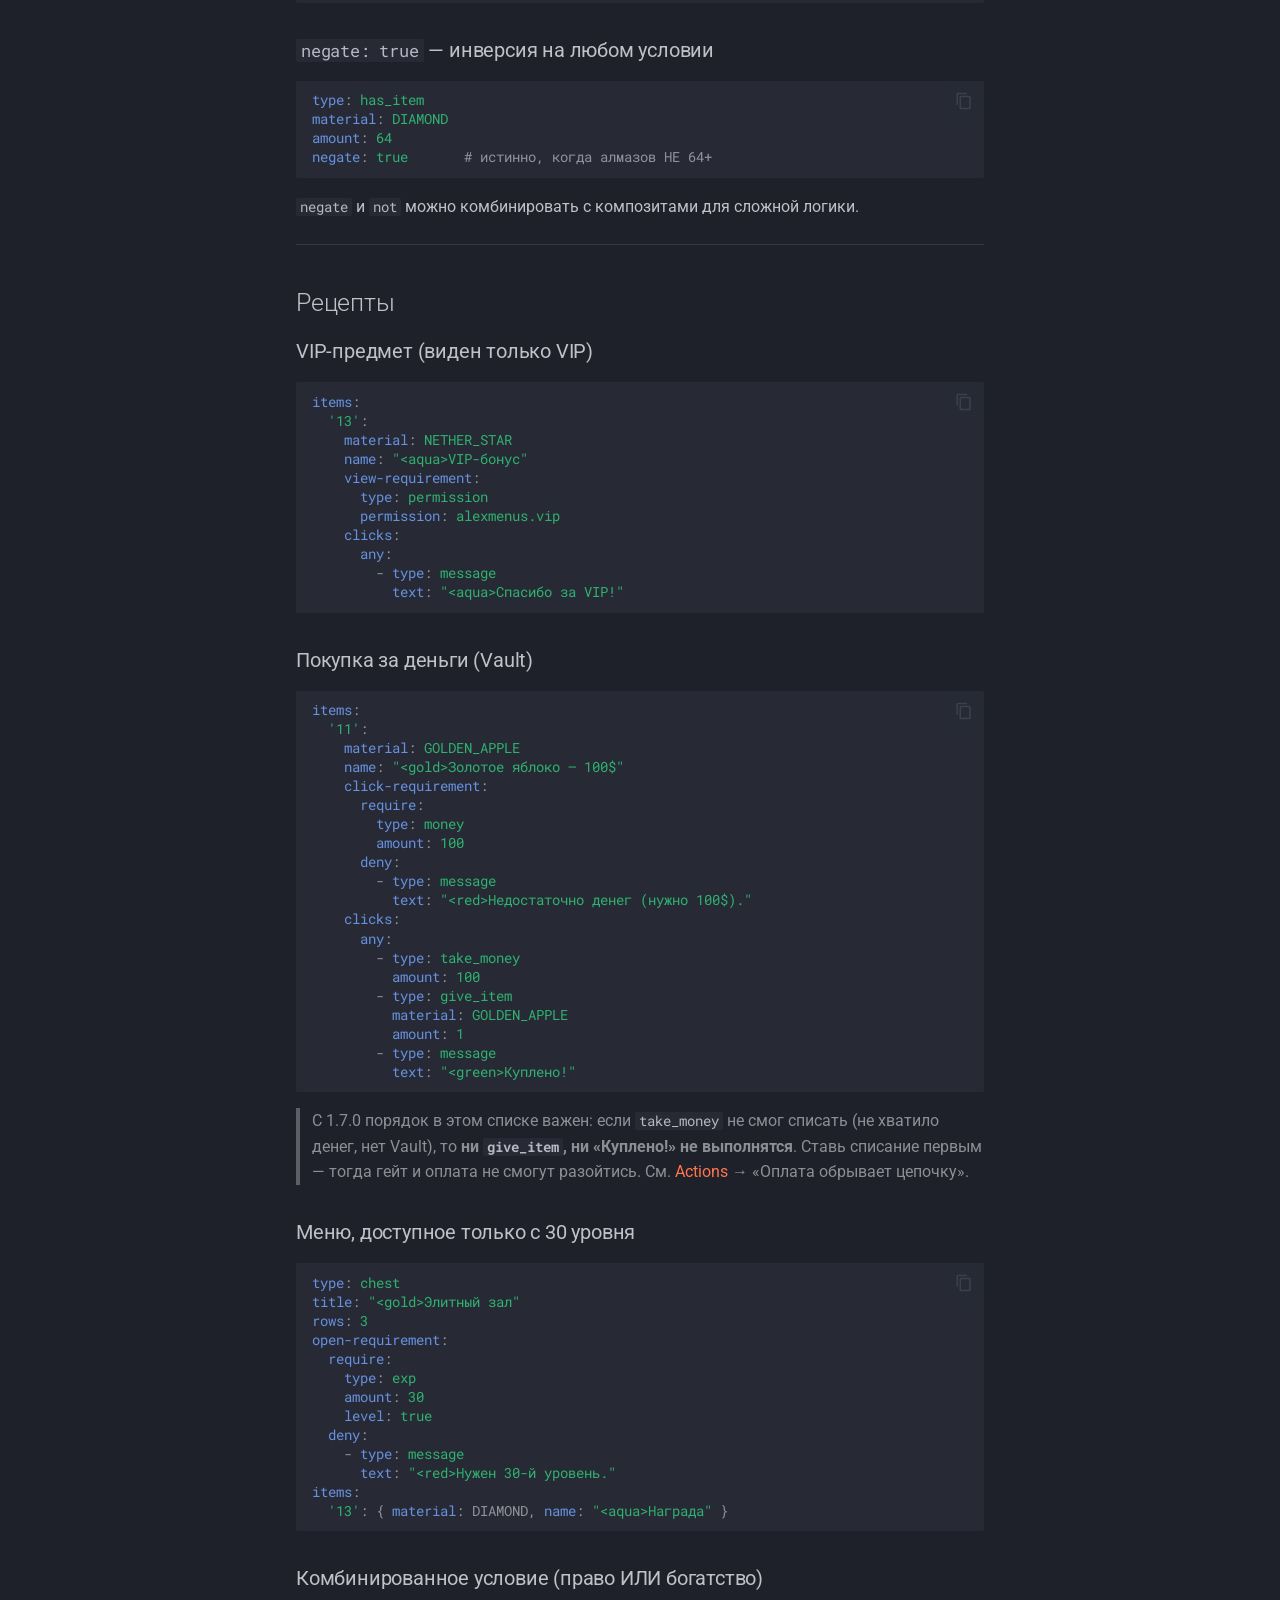
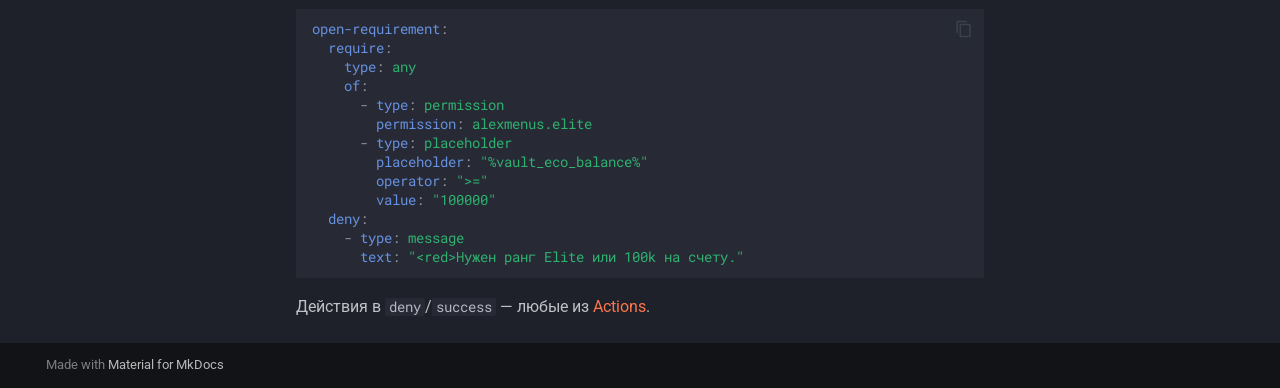
<file: Requirements/index.html>
<!doctype html>
<html lang="ru" class="no-js">
  <head>
    
      <meta charset="utf-8">
      <meta name="viewport" content="width=device-width,initial-scale=1">
      
        <meta name="description" content="Документация плагина AlexMenus — движок меню для Paper 1.21.11">
      
      
      
        <link rel="canonical" href="https://alexfirst404.github.io/alexmenus-wiki/Requirements/">
      
      
        <link rel="prev" href="../Animations/">
      
      
        <link rel="next" href="../Actions/">
      
      
        
      
      
      <link rel="icon" href="../assets/favicon.png">
      <meta name="generator" content="mkdocs-1.6.1, mkdocs-material-9.7.7">
    
    
      
        <title>Условия (requirements) - AlexMenus</title>
      
    
    
      <link rel="stylesheet" href="../assets/stylesheets/main.ec1eaa64.min.css">
      
        
        <link rel="stylesheet" href="../assets/stylesheets/palette.ab4e12ef.min.css">
      
      


    
    
      
    
    
      
        
        
        <link rel="preconnect" href="https://fonts.gstatic.com" crossorigin>
        <link rel="stylesheet" href="https://fonts.googleapis.com/css?family=Roboto:300,300i,400,400i,700,700i%7CRoboto+Mono:400,400i,700,700i&display=fallback">
        <style>:root{--md-text-font:"Roboto";--md-code-font:"Roboto Mono"}</style>
      
    
    
      <link rel="stylesheet" href="../assets/pixel.css">
    
    <script>__md_scope=new URL("..",location),__md_hash=e=>[...e].reduce(((e,_)=>(e<<5)-e+_.charCodeAt(0)),0),__md_get=(e,_=localStorage,t=__md_scope)=>JSON.parse(_.getItem(t.pathname+"."+e)),__md_set=(e,_,t=localStorage,a=__md_scope)=>{try{t.setItem(a.pathname+"."+e,JSON.stringify(_))}catch(e){}}</script>
    
      

    
    
  </head>
  
  
    
    
      
    
    
    
    
    <body dir="ltr" data-md-color-scheme="slate" data-md-color-primary="deep-orange" data-md-color-accent="orange">
  
    
    <input class="md-toggle" data-md-toggle="drawer" type="checkbox" id="__drawer" autocomplete="off">
    <input class="md-toggle" data-md-toggle="search" type="checkbox" id="__search" autocomplete="off">
    <label class="md-overlay" for="__drawer"></label>
    <div data-md-component="skip">
      
        
        <a href="#requirements" class="md-skip">
          Перейти к содержанию
        </a>
      
    </div>
    <div data-md-component="announce">
      
    </div>
    
    
      

  

<header class="md-header md-header--shadow" data-md-component="header">
  <nav class="md-header__inner md-grid" aria-label="Верхний колонтитул">
    <a href=".." title="AlexMenus" class="md-header__button md-logo" aria-label="AlexMenus" data-md-component="logo">
      
  <img src="../assets/logo.svg" alt="logo">

    </a>
    <label class="md-header__button md-icon" for="__drawer">
      
      <svg xmlns="http://www.w3.org/2000/svg" viewBox="0 0 24 24"><path d="M3 6h18v2H3zm0 5h18v2H3zm0 5h18v2H3z"/></svg>
    </label>
    <div class="md-header__title" data-md-component="header-title">
      <div class="md-header__ellipsis">
        <div class="md-header__topic">
          <span class="md-ellipsis">
            AlexMenus
          </span>
        </div>
        <div class="md-header__topic" data-md-component="header-topic">
          <span class="md-ellipsis">
            
              Условия (requirements)
            
          </span>
        </div>
      </div>
    </div>
    
      
        <form class="md-header__option" data-md-component="palette">
  
    
    
    
    <input class="md-option" data-md-color-media="" data-md-color-scheme="slate" data-md-color-primary="deep-orange" data-md-color-accent="orange"  aria-label="Светлая тема"  type="radio" name="__palette" id="__palette_0">
    
      <label class="md-header__button md-icon" title="Светлая тема" for="__palette_1" hidden>
        <svg xmlns="http://www.w3.org/2000/svg" viewBox="0 0 24 24"><path d="M12 7a5 5 0 0 1 5 5 5 5 0 0 1-5 5 5 5 0 0 1-5-5 5 5 0 0 1 5-5m0 2a3 3 0 0 0-3 3 3 3 0 0 0 3 3 3 3 0 0 0 3-3 3 3 0 0 0-3-3m0-7 2.39 3.42C13.65 5.15 12.84 5 12 5s-1.65.15-2.39.42zM3.34 7l4.16-.35A7.2 7.2 0 0 0 5.94 8.5c-.44.74-.69 1.5-.83 2.29zm.02 10 1.76-3.77a7.131 7.131 0 0 0 2.38 4.14zM20.65 7l-1.77 3.79a7.02 7.02 0 0 0-2.38-4.15zm-.01 10-4.14.36c.59-.51 1.12-1.14 1.54-1.86.42-.73.69-1.5.83-2.29zM12 22l-2.41-3.44c.74.27 1.55.44 2.41.44.82 0 1.63-.17 2.37-.44z"/></svg>
      </label>
    
  
    
    
    
    <input class="md-option" data-md-color-media="" data-md-color-scheme="default" data-md-color-primary="deep-orange" data-md-color-accent="orange"  aria-label="Тёмная тема"  type="radio" name="__palette" id="__palette_1">
    
      <label class="md-header__button md-icon" title="Тёмная тема" for="__palette_0" hidden>
        <svg xmlns="http://www.w3.org/2000/svg" viewBox="0 0 24 24"><path d="m17.75 4.09-2.53 1.94.91 3.06-2.63-1.81-2.63 1.81.91-3.06-2.53-1.94L12.44 4l1.06-3 1.06 3zm3.5 6.91-1.64 1.25.59 1.98-1.7-1.17-1.7 1.17.59-1.98L15.75 11l2.06-.05L18.5 9l.69 1.95zm-2.28 4.95c.83-.08 1.72 1.1 1.19 1.85-.32.45-.66.87-1.08 1.27C15.17 23 8.84 23 4.94 19.07c-3.91-3.9-3.91-10.24 0-14.14.4-.4.82-.76 1.27-1.08.75-.53 1.93.36 1.85 1.19-.27 2.86.69 5.83 2.89 8.02a9.96 9.96 0 0 0 8.02 2.89m-1.64 2.02a12.08 12.08 0 0 1-7.8-3.47c-2.17-2.19-3.33-5-3.49-7.82-2.81 3.14-2.7 7.96.31 10.98 3.02 3.01 7.84 3.12 10.98.31"/></svg>
      </label>
    
  
</form>
      
    
    
      <script>var palette=__md_get("__palette");if(palette&&palette.color){if("(prefers-color-scheme)"===palette.color.media){var media=matchMedia("(prefers-color-scheme: light)"),input=document.querySelector(media.matches?"[data-md-color-media='(prefers-color-scheme: light)']":"[data-md-color-media='(prefers-color-scheme: dark)']");palette.color.media=input.getAttribute("data-md-color-media"),palette.color.scheme=input.getAttribute("data-md-color-scheme"),palette.color.primary=input.getAttribute("data-md-color-primary"),palette.color.accent=input.getAttribute("data-md-color-accent")}for(var[key,value]of Object.entries(palette.color))document.body.setAttribute("data-md-color-"+key,value)}</script>
    
    
    
      
      
        <label class="md-header__button md-icon" for="__search">
          
          <svg xmlns="http://www.w3.org/2000/svg" viewBox="0 0 24 24"><path d="M9.5 3A6.5 6.5 0 0 1 16 9.5c0 1.61-.59 3.09-1.56 4.23l.27.27h.79l5 5-1.5 1.5-5-5v-.79l-.27-.27A6.52 6.52 0 0 1 9.5 16 6.5 6.5 0 0 1 3 9.5 6.5 6.5 0 0 1 9.5 3m0 2C7 5 5 7 5 9.5S7 14 9.5 14 14 12 14 9.5 12 5 9.5 5"/></svg>
        </label>
        <div class="md-search" data-md-component="search" role="dialog">
  <label class="md-search__overlay" for="__search"></label>
  <div class="md-search__inner" role="search">
    <form class="md-search__form" name="search">
      <input type="text" class="md-search__input" name="query" aria-label="Поиск" placeholder="Поиск" autocapitalize="off" autocorrect="off" autocomplete="off" spellcheck="false" data-md-component="search-query" required>
      <label class="md-search__icon md-icon" for="__search">
        
        <svg xmlns="http://www.w3.org/2000/svg" viewBox="0 0 24 24"><path d="M9.5 3A6.5 6.5 0 0 1 16 9.5c0 1.61-.59 3.09-1.56 4.23l.27.27h.79l5 5-1.5 1.5-5-5v-.79l-.27-.27A6.52 6.52 0 0 1 9.5 16 6.5 6.5 0 0 1 3 9.5 6.5 6.5 0 0 1 9.5 3m0 2C7 5 5 7 5 9.5S7 14 9.5 14 14 12 14 9.5 12 5 9.5 5"/></svg>
        
        <svg xmlns="http://www.w3.org/2000/svg" viewBox="0 0 24 24"><path d="M20 11v2H8l5.5 5.5-1.42 1.42L4.16 12l7.92-7.92L13.5 5.5 8 11z"/></svg>
      </label>
      <nav class="md-search__options" aria-label="Поиск">
        
        <button type="reset" class="md-search__icon md-icon" title="Очистить" aria-label="Очистить" tabindex="-1">
          
          <svg xmlns="http://www.w3.org/2000/svg" viewBox="0 0 24 24"><path d="M19 6.41 17.59 5 12 10.59 6.41 5 5 6.41 10.59 12 5 17.59 6.41 19 12 13.41 17.59 19 19 17.59 13.41 12z"/></svg>
        </button>
      </nav>
      
        <div class="md-search__suggest" data-md-component="search-suggest"></div>
      
    </form>
    <div class="md-search__output">
      <div class="md-search__scrollwrap" tabindex="0" data-md-scrollfix>
        <div class="md-search-result" data-md-component="search-result">
          <div class="md-search-result__meta">
            Инициализация поиска
          </div>
          <ol class="md-search-result__list" role="presentation"></ol>
        </div>
      </div>
    </div>
  </div>
</div>
      
    
    
      <div class="md-header__source">
        <a href="https://github.com/AlexFirst404/alexmenus-editor" title="Перейти к репозиторию" class="md-source" data-md-component="source">
  <div class="md-source__icon md-icon">
    
    <svg xmlns="http://www.w3.org/2000/svg" viewBox="0 0 448 512"><!--! Font Awesome Free 7.1.0 by @fontawesome - https://fontawesome.com License - https://fontawesome.com/license/free (Icons: CC BY 4.0, Fonts: SIL OFL 1.1, Code: MIT License) Copyright 2025 Fonticons, Inc.--><path d="M439.6 236.1 244 40.5c-5.4-5.5-12.8-8.5-20.4-8.5s-15 3-20.4 8.4L162.5 81l51.5 51.5c27.1-9.1 52.7 16.8 43.4 43.7l49.7 49.7c34.2-11.8 61.2 31 35.5 56.7-26.5 26.5-70.2-2.9-56-37.3L240.3 199v121.9c25.3 12.5 22.3 41.8 9.1 55-6.4 6.4-15.2 10.1-24.3 10.1s-17.8-3.6-24.3-10.1c-17.6-17.6-11.1-46.9 11.2-56v-123c-20.8-8.5-24.6-30.7-18.6-45L142.6 101 8.5 235.1C3 240.6 0 247.9 0 255.5s3 15 8.5 20.4l195.6 195.7c5.4 5.4 12.7 8.4 20.4 8.4s15-3 20.4-8.4l194.7-194.7c5.4-5.4 8.4-12.8 8.4-20.4s-3-15-8.4-20.4"/></svg>
  </div>
  <div class="md-source__repository">
    AlexFirst404/alexmenus-editor
  </div>
</a>
      </div>
    
  </nav>
  
</header>
    
    <div class="md-container" data-md-component="container">
      
      
        
          
        
      
      <main class="md-main" data-md-component="main">
        <div class="md-main__inner md-grid">
          
            
              
              <div class="md-sidebar md-sidebar--primary" data-md-component="sidebar" data-md-type="navigation" >
                <div class="md-sidebar__scrollwrap">
                  <div class="md-sidebar__inner">
                    



<nav class="md-nav md-nav--primary" aria-label="Навигация" data-md-level="0">
  <label class="md-nav__title" for="__drawer">
    <a href=".." title="AlexMenus" class="md-nav__button md-logo" aria-label="AlexMenus" data-md-component="logo">
      
  <img src="../assets/logo.svg" alt="logo">

    </a>
    AlexMenus
  </label>
  
    <div class="md-nav__source">
      <a href="https://github.com/AlexFirst404/alexmenus-editor" title="Перейти к репозиторию" class="md-source" data-md-component="source">
  <div class="md-source__icon md-icon">
    
    <svg xmlns="http://www.w3.org/2000/svg" viewBox="0 0 448 512"><!--! Font Awesome Free 7.1.0 by @fontawesome - https://fontawesome.com License - https://fontawesome.com/license/free (Icons: CC BY 4.0, Fonts: SIL OFL 1.1, Code: MIT License) Copyright 2025 Fonticons, Inc.--><path d="M439.6 236.1 244 40.5c-5.4-5.5-12.8-8.5-20.4-8.5s-15 3-20.4 8.4L162.5 81l51.5 51.5c27.1-9.1 52.7 16.8 43.4 43.7l49.7 49.7c34.2-11.8 61.2 31 35.5 56.7-26.5 26.5-70.2-2.9-56-37.3L240.3 199v121.9c25.3 12.5 22.3 41.8 9.1 55-6.4 6.4-15.2 10.1-24.3 10.1s-17.8-3.6-24.3-10.1c-17.6-17.6-11.1-46.9 11.2-56v-123c-20.8-8.5-24.6-30.7-18.6-45L142.6 101 8.5 235.1C3 240.6 0 247.9 0 255.5s3 15 8.5 20.4l195.6 195.7c5.4 5.4 12.7 8.4 20.4 8.4s15-3 20.4-8.4l194.7-194.7c5.4-5.4 8.4-12.8 8.4-20.4s-3-15-8.4-20.4"/></svg>
  </div>
  <div class="md-source__repository">
    AlexFirst404/alexmenus-editor
  </div>
</a>
    </div>
  
  <ul class="md-nav__list" data-md-scrollfix>
    
      
      
  
  
  
  
    <li class="md-nav__item">
      <a href=".." class="md-nav__link">
        
  
  
  <span class="md-ellipsis">
    
  
    Главная
  

    
  </span>
  
  

      </a>
    </li>
  

    
      
      
  
  
  
  
    <li class="md-nav__item">
      <a href="../Getting-Started/" class="md-nav__link">
        
  
  
  <span class="md-ellipsis">
    
  
    Начало работы
  

    
  </span>
  
  

      </a>
    </li>
  

    
      
      
  
  
  
  
    <li class="md-nav__item">
      <a href="../Configuration/" class="md-nav__link">
        
  
  
  <span class="md-ellipsis">
    
  
    Настройки (config.yml)
  

    
  </span>
  
  

      </a>
    </li>
  

    
      
      
  
  
  
  
    <li class="md-nav__item">
      <a href="../Menu-Types/" class="md-nav__link">
        
  
  
  <span class="md-ellipsis">
    
  
    Типы меню
  

    
  </span>
  
  

      </a>
    </li>
  

    
      
      
  
  
  
  
    <li class="md-nav__item">
      <a href="../Items-and-Clicks/" class="md-nav__link">
        
  
  
  <span class="md-ellipsis">
    
  
    Предметы и клики
  

    
  </span>
  
  

      </a>
    </li>
  

    
      
      
  
  
  
  
    <li class="md-nav__item">
      <a href="../Input-Slots/" class="md-nav__link">
        
  
  
  <span class="md-ellipsis">
    
  
    Input-слоты
  

    
  </span>
  
  

      </a>
    </li>
  

    
      
      
  
  
  
  
    <li class="md-nav__item">
      <a href="../Animations/" class="md-nav__link">
        
  
  
  <span class="md-ellipsis">
    
  
    Анимации
  

    
  </span>
  
  

      </a>
    </li>
  

    
      
      
  
  
    
  
  
  
    <li class="md-nav__item md-nav__item--active">
      
      <input class="md-nav__toggle md-toggle" type="checkbox" id="__toc">
      
      
        
      
      
        <label class="md-nav__link md-nav__link--active" for="__toc">
          
  
  
  <span class="md-ellipsis">
    
  
    Условия (requirements)
  

    
  </span>
  
  

          <span class="md-nav__icon md-icon"></span>
        </label>
      
      <a href="./" class="md-nav__link md-nav__link--active">
        
  
  
  <span class="md-ellipsis">
    
  
    Условия (requirements)
  

    
  </span>
  
  

      </a>
      
        

<nav class="md-nav md-nav--secondary" aria-label="Содержание">
  
  
  
    
  
  
    <label class="md-nav__title" for="__toc">
      <span class="md-nav__icon md-icon"></span>
      Содержание
    </label>
    <ul class="md-nav__list" data-md-component="toc" data-md-scrollfix>
      
        <li class="md-nav__item">
  <a href="#scopes" class="md-nav__link">
    <span class="md-ellipsis">
      
        Три места условий (scopes)
      
    </span>
  </a>
  
</li>
      
        <li class="md-nav__item">
  <a href="#_1" class="md-nav__link">
    <span class="md-ellipsis">
      
        Два формата записи
      
    </span>
  </a>
  
    <nav class="md-nav" aria-label="Два формата записи">
      <ul class="md-nav__list">
        
          <li class="md-nav__item">
  <a href="#bare" class="md-nav__link">
    <span class="md-ellipsis">
      
        Краткий (bare) — вся карта = условие
      
    </span>
  </a>
  
</li>
        
          <li class="md-nav__item">
  <a href="#require-denysuccess" class="md-nav__link">
    <span class="md-ellipsis">
      
        Полный (с обработчиками) — require: + deny:/success:
      
    </span>
  </a>
  
</li>
        
      </ul>
    </nav>
  
</li>
      
        <li class="md-nav__item">
  <a href="#_2" class="md-nav__link">
    <span class="md-ellipsis">
      
        Типы условий
      
    </span>
  </a>
  
    <nav class="md-nav" aria-label="Типы условий">
      <ul class="md-nav__list">
        
          <li class="md-nav__item">
  <a href="#permission-has_permission" class="md-nav__link">
    <span class="md-ellipsis">
      
        permission (алиас has_permission)
      
    </span>
  </a>
  
</li>
        
          <li class="md-nav__item">
  <a href="#placeholder-string" class="md-nav__link">
    <span class="md-ellipsis">
      
        placeholder (алиас string)
      
    </span>
  </a>
  
</li>
        
          <li class="md-nav__item">
  <a href="#money-has_money-vault" class="md-nav__link">
    <span class="md-ellipsis">
      
        money (алиас has_money) — нужен Vault
      
    </span>
  </a>
  
</li>
        
          <li class="md-nav__item">
  <a href="#has_item" class="md-nav__link">
    <span class="md-ellipsis">
      
        has_item
      
    </span>
  </a>
  
</li>
        
          <li class="md-nav__item">
  <a href="#exp-has_exp" class="md-nav__link">
    <span class="md-ellipsis">
      
        exp (алиас has_exp)
      
    </span>
  </a>
  
</li>
        
          <li class="md-nav__item">
  <a href="#chance" class="md-nav__link">
    <span class="md-ellipsis">
      
        chance — случайное условие
      
    </span>
  </a>
  
</li>
        
          <li class="md-nav__item">
  <a href="#slot_empty-slot_filled-slot_matches-input-" class="md-nav__link">
    <span class="md-ellipsis">
      
        slot_empty / slot_filled / slot_matches — содержимое input-слота
      
    </span>
  </a>
  
</li>
        
          <li class="md-nav__item">
  <a href="#all-any" class="md-nav__link">
    <span class="md-ellipsis">
      
        all / any — композиты
      
    </span>
  </a>
  
</li>
        
          <li class="md-nav__item">
  <a href="#not" class="md-nav__link">
    <span class="md-ellipsis">
      
        not — отрицание
      
    </span>
  </a>
  
</li>
        
          <li class="md-nav__item">
  <a href="#negate-true" class="md-nav__link">
    <span class="md-ellipsis">
      
        negate: true — инверсия на любом условии
      
    </span>
  </a>
  
</li>
        
      </ul>
    </nav>
  
</li>
      
        <li class="md-nav__item">
  <a href="#_3" class="md-nav__link">
    <span class="md-ellipsis">
      
        Рецепты
      
    </span>
  </a>
  
    <nav class="md-nav" aria-label="Рецепты">
      <ul class="md-nav__list">
        
          <li class="md-nav__item">
  <a href="#vip-vip" class="md-nav__link">
    <span class="md-ellipsis">
      
        VIP-предмет (виден только VIP)
      
    </span>
  </a>
  
</li>
        
          <li class="md-nav__item">
  <a href="#vault" class="md-nav__link">
    <span class="md-ellipsis">
      
        Покупка за деньги (Vault)
      
    </span>
  </a>
  
</li>
        
          <li class="md-nav__item">
  <a href="#30" class="md-nav__link">
    <span class="md-ellipsis">
      
        Меню, доступное только с 30 уровня
      
    </span>
  </a>
  
</li>
        
          <li class="md-nav__item">
  <a href="#_4" class="md-nav__link">
    <span class="md-ellipsis">
      
        Комбинированное условие (право ИЛИ богатство)
      
    </span>
  </a>
  
</li>
        
      </ul>
    </nav>
  
</li>
      
    </ul>
  
</nav>
      
    </li>
  

    
      
      
  
  
  
  
    <li class="md-nav__item">
      <a href="../Actions/" class="md-nav__link">
        
  
  
  <span class="md-ellipsis">
    
  
    Действия
  

    
  </span>
  
  

      </a>
    </li>
  

    
      
      
  
  
  
  
    <li class="md-nav__item">
      <a href="../Advanced-Menu-Options/" class="md-nav__link">
        
  
  
  <span class="md-ellipsis">
    
  
    Расширенные опции меню
  

    
  </span>
  
  

      </a>
    </li>
  

    
      
      
  
  
  
  
    <li class="md-nav__item">
      <a href="../Placeholders-and-Integrations/" class="md-nav__link">
        
  
  
  <span class="md-ellipsis">
    
  
    Плейсхолдеры и интеграции
  

    
  </span>
  
  

      </a>
    </li>
  

    
      
      
  
  
  
  
    <li class="md-nav__item">
      <a href="../Commands-and-Permissions/" class="md-nav__link">
        
  
  
  <span class="md-ellipsis">
    
  
    Команды и права
  

    
  </span>
  
  

      </a>
    </li>
  

    
      
      
  
  
  
  
    <li class="md-nav__item">
      <a href="../Web-Editor/" class="md-nav__link">
        
  
  
  <span class="md-ellipsis">
    
  
    Веб-редактор
  

    
  </span>
  
  

      </a>
    </li>
  

    
      
      
  
  
  
  
    <li class="md-nav__item">
      <a href="../Examples/" class="md-nav__link">
        
  
  
  <span class="md-ellipsis">
    
  
    Примеры
  

    
  </span>
  
  

      </a>
    </li>
  

    
  </ul>
</nav>
                  </div>
                </div>
              </div>
            
            
              
              <div class="md-sidebar md-sidebar--secondary" data-md-component="sidebar" data-md-type="toc" >
                <div class="md-sidebar__scrollwrap">
                  <div class="md-sidebar__inner">
                    

<nav class="md-nav md-nav--secondary" aria-label="Содержание">
  
  
  
    
  
  
    <label class="md-nav__title" for="__toc">
      <span class="md-nav__icon md-icon"></span>
      Содержание
    </label>
    <ul class="md-nav__list" data-md-component="toc" data-md-scrollfix>
      
        <li class="md-nav__item">
  <a href="#scopes" class="md-nav__link">
    <span class="md-ellipsis">
      
        Три места условий (scopes)
      
    </span>
  </a>
  
</li>
      
        <li class="md-nav__item">
  <a href="#_1" class="md-nav__link">
    <span class="md-ellipsis">
      
        Два формата записи
      
    </span>
  </a>
  
    <nav class="md-nav" aria-label="Два формата записи">
      <ul class="md-nav__list">
        
          <li class="md-nav__item">
  <a href="#bare" class="md-nav__link">
    <span class="md-ellipsis">
      
        Краткий (bare) — вся карта = условие
      
    </span>
  </a>
  
</li>
        
          <li class="md-nav__item">
  <a href="#require-denysuccess" class="md-nav__link">
    <span class="md-ellipsis">
      
        Полный (с обработчиками) — require: + deny:/success:
      
    </span>
  </a>
  
</li>
        
      </ul>
    </nav>
  
</li>
      
        <li class="md-nav__item">
  <a href="#_2" class="md-nav__link">
    <span class="md-ellipsis">
      
        Типы условий
      
    </span>
  </a>
  
    <nav class="md-nav" aria-label="Типы условий">
      <ul class="md-nav__list">
        
          <li class="md-nav__item">
  <a href="#permission-has_permission" class="md-nav__link">
    <span class="md-ellipsis">
      
        permission (алиас has_permission)
      
    </span>
  </a>
  
</li>
        
          <li class="md-nav__item">
  <a href="#placeholder-string" class="md-nav__link">
    <span class="md-ellipsis">
      
        placeholder (алиас string)
      
    </span>
  </a>
  
</li>
        
          <li class="md-nav__item">
  <a href="#money-has_money-vault" class="md-nav__link">
    <span class="md-ellipsis">
      
        money (алиас has_money) — нужен Vault
      
    </span>
  </a>
  
</li>
        
          <li class="md-nav__item">
  <a href="#has_item" class="md-nav__link">
    <span class="md-ellipsis">
      
        has_item
      
    </span>
  </a>
  
</li>
        
          <li class="md-nav__item">
  <a href="#exp-has_exp" class="md-nav__link">
    <span class="md-ellipsis">
      
        exp (алиас has_exp)
      
    </span>
  </a>
  
</li>
        
          <li class="md-nav__item">
  <a href="#chance" class="md-nav__link">
    <span class="md-ellipsis">
      
        chance — случайное условие
      
    </span>
  </a>
  
</li>
        
          <li class="md-nav__item">
  <a href="#slot_empty-slot_filled-slot_matches-input-" class="md-nav__link">
    <span class="md-ellipsis">
      
        slot_empty / slot_filled / slot_matches — содержимое input-слота
      
    </span>
  </a>
  
</li>
        
          <li class="md-nav__item">
  <a href="#all-any" class="md-nav__link">
    <span class="md-ellipsis">
      
        all / any — композиты
      
    </span>
  </a>
  
</li>
        
          <li class="md-nav__item">
  <a href="#not" class="md-nav__link">
    <span class="md-ellipsis">
      
        not — отрицание
      
    </span>
  </a>
  
</li>
        
          <li class="md-nav__item">
  <a href="#negate-true" class="md-nav__link">
    <span class="md-ellipsis">
      
        negate: true — инверсия на любом условии
      
    </span>
  </a>
  
</li>
        
      </ul>
    </nav>
  
</li>
      
        <li class="md-nav__item">
  <a href="#_3" class="md-nav__link">
    <span class="md-ellipsis">
      
        Рецепты
      
    </span>
  </a>
  
    <nav class="md-nav" aria-label="Рецепты">
      <ul class="md-nav__list">
        
          <li class="md-nav__item">
  <a href="#vip-vip" class="md-nav__link">
    <span class="md-ellipsis">
      
        VIP-предмет (виден только VIP)
      
    </span>
  </a>
  
</li>
        
          <li class="md-nav__item">
  <a href="#vault" class="md-nav__link">
    <span class="md-ellipsis">
      
        Покупка за деньги (Vault)
      
    </span>
  </a>
  
</li>
        
          <li class="md-nav__item">
  <a href="#30" class="md-nav__link">
    <span class="md-ellipsis">
      
        Меню, доступное только с 30 уровня
      
    </span>
  </a>
  
</li>
        
          <li class="md-nav__item">
  <a href="#_4" class="md-nav__link">
    <span class="md-ellipsis">
      
        Комбинированное условие (право ИЛИ богатство)
      
    </span>
  </a>
  
</li>
        
      </ul>
    </nav>
  
</li>
      
    </ul>
  
</nav>
                  </div>
                </div>
              </div>
            
          
          
            <div class="md-content" data-md-component="content">
              
              <article class="md-content__inner md-typeset">
                
                  


  
  


<h1 id="requirements">Requirements (условия)<a class="headerlink" href="#requirements" title="Permanent link">&para;</a></h1>
<p>Requirements-движок (<code>action/RequirementEvaluator.java</code>) — сердце AlexMenus. Условие — это YAML-карта с полем
<code>type</code> и параметрами. <strong>Отсутствующее/пустое условие считается выполненным</strong> (<code>true</code>). Неизвестный <code>type</code>
тоже даёт <code>true</code> (fail-open для незнакомых типов).</p>
<h2 id="scopes">Три места условий (scopes)<a class="headerlink" href="#scopes" title="Permanent link">&para;</a></h2>
<table>
<thead>
<tr>
<th>Где</th>
<th>Ключ</th>
<th>Эффект</th>
</tr>
</thead>
<tbody>
<tr>
<td>Предмет</td>
<td><code>view-requirement</code></td>
<td>Предмет <strong>виден</strong> только при выполнении условия. Иначе — пустая ячейка (клики не срабатывают).</td>
</tr>
<tr>
<td>Предмет</td>
<td><code>click-requirement</code></td>
<td><strong>Гейт клика</strong>: не выполнено → <code>deny</code>, клик остановлен; выполнено → <code>success</code> + действия клика.</td>
</tr>
<tr>
<td>Меню (верхний уровень)</td>
<td><code>open-requirement</code></td>
<td><strong>Гейт открытия</strong>: не выполнено → <code>deny</code>, меню не открывается.</td>
</tr>
</tbody>
</table>
<div class="admonition info">
<p class="admonition-title"><code>open-requirement</code> и <code>permission:</code> — разные гейты, и оба стоят на всех входах</p>
<p><code>permission:</code> меню — статичное право без deny-действий; <code>open-requirement</code> — полноценное условие,
которое умеет объяснить отказ. Порядок при входе в меню: сначала <code>permission:</code>, потом
<code>open-requirement</code> (его <code>deny:</code> выполняется только если право уже прошло).</p>
<p>С <strong>1.9.0</strong> оба гейта работают на <strong>любом</strong> пути открытия, включая действие <a href="../Actions/"><code>open_menu</code></a> и
Java-API — раньше <code>permission:</code> держал только команду меню. Что могло сломаться — см.
<a href="../Commands-and-Permissions/">Commands-and-Permissions</a>.</p>
</div>
<h2 id="_1">Два формата записи<a class="headerlink" href="#_1" title="Permanent link">&para;</a></h2>
<h3 id="bare">Краткий (bare) — вся карта = условие<a class="headerlink" href="#bare" title="Permanent link">&para;</a></h3>
<div class="highlight"><pre><span></span><code><span class="nt">view-requirement</span><span class="p">:</span>
<span class="w">  </span><span class="nt">type</span><span class="p">:</span><span class="w"> </span><span class="l l-Scalar l-Scalar-Plain">permission</span>
<span class="w">  </span><span class="nt">permission</span><span class="p">:</span><span class="w"> </span><span class="l l-Scalar l-Scalar-Plain">alexmenus.vip</span>
</code></pre></div>
<h3 id="require-denysuccess">Полный (с обработчиками) — <code>require:</code> + <code>deny:</code>/<code>success:</code><a class="headerlink" href="#require-denysuccess" title="Permanent link">&para;</a></h3>
<div class="highlight"><pre><span></span><code><span class="nt">click-requirement</span><span class="p">:</span>
<span class="w">  </span><span class="nt">require</span><span class="p">:</span><span class="w">                       </span><span class="c1"># условие</span>
<span class="w">    </span><span class="nt">type</span><span class="p">:</span><span class="w"> </span><span class="l l-Scalar l-Scalar-Plain">money</span>
<span class="w">    </span><span class="nt">amount</span><span class="p">:</span><span class="w"> </span><span class="l l-Scalar l-Scalar-Plain">100</span>
<span class="w">  </span><span class="nt">deny</span><span class="p">:</span><span class="w">                          </span><span class="c1"># выполняется при провале (список действий)</span>
<span class="w">    </span><span class="p p-Indicator">-</span><span class="w"> </span><span class="nt">type</span><span class="p">:</span><span class="w"> </span><span class="l l-Scalar l-Scalar-Plain">message</span>
<span class="w">      </span><span class="nt">text</span><span class="p">:</span><span class="w"> </span><span class="s">&quot;&lt;red&gt;Недостаточно</span><span class="nv"> </span><span class="s">денег&quot;</span>
<span class="w">  </span><span class="nt">success</span><span class="p">:</span><span class="w">                       </span><span class="c1"># опц.: выполняется при успехе, ПЕРЕД действиями клика</span>
<span class="w">    </span><span class="p p-Indicator">-</span><span class="w"> </span><span class="nt">type</span><span class="p">:</span><span class="w"> </span><span class="l l-Scalar l-Scalar-Plain">sound</span>
<span class="w">      </span><span class="nt">sound</span><span class="p">:</span><span class="w"> </span><span class="l l-Scalar l-Scalar-Plain">minecraft:entity.experience_orb.pickup</span>
</code></pre></div>
<p>Замечания по форматам:</p>
<ul>
<li><strong><code>view-requirement</code></strong> использует <strong>только условие</strong> (без <code>deny</code>/<code>success</code>). Но если написать его в форме
  с <code>require:</code>, обёртка корректно разворачивается — просто <code>deny</code>/<code>success</code> там не действуют.</li>
<li><strong><code>click-requirement</code></strong> и <strong><code>open-requirement</code></strong> понимают оба формата: краткий (вся карта — условие) и
  полный (<code>require:</code> — условие, соседние <code>deny:</code>/<code>success:</code> — списки действий).</li>
<li><strong>Список вместо карты = неявный <code>all</code></strong> (каждый элемент должен пройти). Сделано так, чтобы ошибочно
  «списочное» условие <strong>падало закрыто</strong> (fail-closed), а не тихо исчезало.</li>
</ul>
<div class="highlight"><pre><span></span><code><span class="c1"># список верхнего уровня = неявный all (нужно всё сразу)</span>
<span class="nt">open-requirement</span><span class="p">:</span>
<span class="w">  </span><span class="p p-Indicator">-</span><span class="w"> </span><span class="nt">type</span><span class="p">:</span><span class="w"> </span><span class="l l-Scalar l-Scalar-Plain">permission</span>
<span class="w">    </span><span class="nt">permission</span><span class="p">:</span><span class="w"> </span><span class="l l-Scalar l-Scalar-Plain">alexmenus.beta</span>
<span class="w">  </span><span class="p p-Indicator">-</span><span class="w"> </span><span class="nt">type</span><span class="p">:</span><span class="w"> </span><span class="l l-Scalar l-Scalar-Plain">money</span>
<span class="w">    </span><span class="nt">amount</span><span class="p">:</span><span class="w"> </span><span class="l l-Scalar l-Scalar-Plain">500</span>
</code></pre></div>
<h2 id="_2">Типы условий<a class="headerlink" href="#_2" title="Permanent link">&para;</a></h2>
<p>Любому условию можно добавить <strong><code>negate: true</code></strong> — инвертировать результат.</p>
<h3 id="permission-has_permission"><code>permission</code> (алиас <code>has_permission</code>)<a class="headerlink" href="#permission-has_permission" title="Permanent link">&para;</a></h3>
<p>Право у игрока.</p>
<div class="highlight"><pre><span></span><code><span class="nt">type</span><span class="p">:</span><span class="w"> </span><span class="l l-Scalar l-Scalar-Plain">permission</span>
<span class="nt">permission</span><span class="p">:</span><span class="w"> </span><span class="l l-Scalar l-Scalar-Plain">alexmenus.vip</span>
</code></pre></div>
<p>Пустой <code>permission</code> → условие не проходит.</p>
<h3 id="placeholder-string"><code>placeholder</code> (алиас <code>string</code>)<a class="headerlink" href="#placeholder-string" title="Permanent link">&para;</a></h3>
<p>Разворачивает <code>placeholder</code> через PlaceholderAPI и сравнивает с <code>value</code> оператором <code>operator</code>.</p>
<div class="highlight"><pre><span></span><code><span class="nt">type</span><span class="p">:</span><span class="w"> </span><span class="l l-Scalar l-Scalar-Plain">placeholder</span>
<span class="nt">placeholder</span><span class="p">:</span><span class="w"> </span><span class="s">&quot;%player_level%&quot;</span>
<span class="nt">operator</span><span class="p">:</span><span class="w"> </span><span class="s">&quot;&gt;=&quot;</span>
<span class="nt">value</span><span class="p">:</span><span class="w"> </span><span class="s">&quot;30&quot;</span>
</code></pre></div>
<p><strong>Операторы:</strong></p>
<table>
<thead>
<tr>
<th>Оператор</th>
<th>Смысл</th>
</tr>
</thead>
<tbody>
<tr>
<td><code>==</code> (по умолчанию)</td>
<td>строго равно (без <code>operator</code> используется это)</td>
</tr>
<tr>
<td><code>!=</code></td>
<td>не равно</td>
</tr>
<tr>
<td><code>equals_ignorecase</code></td>
<td>равно без учёта регистра</td>
</tr>
<tr>
<td><code>contains</code></td>
<td>подстрока</td>
</tr>
<tr>
<td><code>contains_ignorecase</code></td>
<td>подстрока без учёта регистра</td>
</tr>
<tr>
<td><code>regex</code> (алиас <code>matches</code>)</td>
<td>регулярка сопоставляется целиком (<code>matches()</code>); битая регулярка → <code>false</code></td>
</tr>
<tr>
<td><code>&gt;</code> <code>&lt;</code> <code>&gt;=</code> <code>&lt;=</code></td>
<td>числовое сравнение (обе стороны парсятся в число; не-число → <code>false</code>)</td>
</tr>
</tbody>
</table>
<p>Без PlaceholderAPI плейсхолдер не разворачивается (строка остаётся как есть), поэтому такое условие обычно
не проходит — см. <a href="../Placeholders-and-Integrations/">Placeholders-and-Integrations</a>.</p>
<h3 id="money-has_money-vault"><code>money</code> (алиас <code>has_money</code>) — нужен Vault<a class="headerlink" href="#money-has_money-vault" title="Permanent link">&para;</a></h3>
<p>Хватает ли у игрока денег (<code>amount</code>).</p>
<div class="highlight"><pre><span></span><code><span class="nt">type</span><span class="p">:</span><span class="w"> </span><span class="l l-Scalar l-Scalar-Plain">money</span>
<span class="nt">amount</span><span class="p">:</span><span class="w"> </span><span class="l l-Scalar l-Scalar-Plain">100</span>
</code></pre></div>
<p>Без Vault всегда <code>false</code> (краша нет). Альтернатива без прямой Vault-проверки — <code>placeholder</code> по
<code>%vault_eco_balance%</code>.</p>
<h3 id="has_item"><code>has_item</code><a class="headerlink" href="#has_item" title="Permanent link">&para;</a></h3>
<p>Есть ли у игрока <code>amount</code> подходящих предметов. Поле <code>amount</code> — сколько нужно (по умолчанию <code>1</code>), все
остальные поля — <strong>фильтр предмета</strong>: тот же словарь, что у действия <code>take_item</code> и у <code>input.accept</code>
(см. <a href="../Input-Slots/">Input-Slots</a>).</p>
<div class="highlight"><pre><span></span><code><span class="nt">type</span><span class="p">:</span><span class="w"> </span><span class="l l-Scalar l-Scalar-Plain">has_item</span>
<span class="nt">material</span><span class="p">:</span><span class="w"> </span><span class="l l-Scalar l-Scalar-Plain">DIAMOND</span>
<span class="nt">amount</span><span class="p">:</span><span class="w"> </span><span class="l l-Scalar l-Scalar-Plain">3</span><span class="w">          </span><span class="c1"># по умолчанию 1; минимум 1</span>
</code></pre></div>
<table>
<thead>
<tr>
<th>Поле фильтра</th>
<th>Что проверяет</th>
</tr>
</thead>
<tbody>
<tr>
<td><code>material</code></td>
<td>Материал: строка или список материалов.</td>
</tr>
<tr>
<td><code>name-equals</code></td>
<td>Точное имя (регистр важен).</td>
</tr>
<tr>
<td><code>name-contains</code></td>
<td>Подстрока имени (регистр не важен).</td>
</tr>
<tr>
<td><code>lore-contains</code></td>
<td>Строка или список подстрок лора.</td>
</tr>
<tr>
<td><code>cmd</code></td>
<td>custom-model-data.</td>
</tr>
<tr>
<td><code>tag</code></td>
<td>PDC-ключ <code>namespace:key</code> — проверяется наличие.</td>
</tr>
<tr>
<td><code>min-amount</code></td>
<td>Минимальный размер стека.</td>
</tr>
<tr>
<td><code>enchants</code></td>
<td>Минимальные уровни зачарований.</td>
</tr>
</tbody>
</table>
<div class="highlight"><pre><span></span><code><span class="c1"># «есть именной кузнечный слиток», обычным не подойдёт</span>
<span class="nt">type</span><span class="p">:</span><span class="w"> </span><span class="l l-Scalar l-Scalar-Plain">has_item</span>
<span class="nt">material</span><span class="p">:</span><span class="w"> </span><span class="l l-Scalar l-Scalar-Plain">GOLD_INGOT</span>
<span class="nt">name-contains</span><span class="p">:</span><span class="w"> </span><span class="s">&quot;Кузнечный&quot;</span>
<span class="nt">amount</span><span class="p">:</span><span class="w"> </span><span class="l l-Scalar l-Scalar-Plain">1</span>
</code></pre></div>
<div class="admonition warning">
<p class="admonition-title">Что изменилось в 1.7.0</p>
<ul>
<li><code>has_item</code> смотрит <strong>только 36 основных слотов</strong> (хотбар + основной инвентарь) — <strong>броня и офф-хенд
  больше не считаются</strong>. Гейт вида «надет <code>DIAMOND_HELMET</code>» через <code>has_item</code> <strong>перестанет
  срабатывать</strong>: проверяй экипировку плейсхолдером. Причина — списание (<code>take_item</code>) никогда не
  трогало броню и офф-хенд, а гейт их видел: плату можно было держать в левой руке, гейт пропускал,
  списание промахивалось и награда выдавалась даром.</li>
<li>Сравнение идёт <strong>полным фильтром</strong>, а не только по материалу — как и у <code>take_item</code>.</li>
<li>Требование <strong>без единого поля фильтра</strong> считается <strong>невыполненным</strong> (пустой фильтр совпал бы с любым
  предметом). В лог пишется предупреждение.</li>
</ul>
</div>
<p>Считает суммарное количество по всем подходящим стакам. Неизвестный материал пропускается с предупреждением
в лог.</p>
<h3 id="exp-has_exp"><code>exp</code> (алиас <code>has_exp</code>)<a class="headerlink" href="#exp-has_exp" title="Permanent link">&para;</a></h3>
<p>Хватает ли опыта.</p>
<div class="highlight"><pre><span></span><code><span class="nt">type</span><span class="p">:</span><span class="w"> </span><span class="l l-Scalar l-Scalar-Plain">exp</span>
<span class="nt">amount</span><span class="p">:</span><span class="w"> </span><span class="l l-Scalar l-Scalar-Plain">30</span>
<span class="nt">level</span><span class="p">:</span><span class="w"> </span><span class="l l-Scalar l-Scalar-Plain">true</span><span class="w">        </span><span class="c1"># true — сравнивать по УРОВНЯМ; false/нет — по очкам опыта</span>
</code></pre></div>
<p><code>level: true</code> → сравнивает <code>player.getLevel()</code>. <code>level: false</code>/нет → сравнивает истинный суммарный опыт
(<code>calculateTotalExperiencePoints()</code> — надёжнее ванильного счётчика).</p>
<h3 id="chance"><code>chance</code> — случайное условие<a class="headerlink" href="#chance" title="Permanent link">&para;</a></h3>
<p>Проходит с вероятностью <code>percent</code> процентов. Дробные значения работают.</p>
<div class="highlight"><pre><span></span><code><span class="nt">type</span><span class="p">:</span><span class="w"> </span><span class="l l-Scalar l-Scalar-Plain">chance</span>
<span class="nt">percent</span><span class="p">:</span><span class="w"> </span><span class="l l-Scalar l-Scalar-Plain">12.5</span><span class="w">      </span><span class="c1"># выполняется в 12.5% случаев</span>
</code></pre></div>
<p>Работает и внутри композитов — например «право <strong>и</strong> повезло»:</p>
<div class="highlight"><pre><span></span><code><span class="nt">click-requirement</span><span class="p">:</span>
<span class="w">  </span><span class="nt">require</span><span class="p">:</span>
<span class="w">    </span><span class="nt">type</span><span class="p">:</span><span class="w"> </span><span class="l l-Scalar l-Scalar-Plain">all</span>
<span class="w">    </span><span class="nt">of</span><span class="p">:</span>
<span class="w">      </span><span class="p p-Indicator">-</span><span class="w"> </span><span class="nt">type</span><span class="p">:</span><span class="w"> </span><span class="l l-Scalar l-Scalar-Plain">permission</span>
<span class="w">        </span><span class="nt">permission</span><span class="p">:</span><span class="w"> </span><span class="l l-Scalar l-Scalar-Plain">alexmenus.lucky</span>
<span class="w">      </span><span class="p p-Indicator">-</span><span class="w"> </span><span class="nt">type</span><span class="p">:</span><span class="w"> </span><span class="l l-Scalar l-Scalar-Plain">chance</span>
<span class="w">        </span><span class="nt">percent</span><span class="p">:</span><span class="w"> </span><span class="l l-Scalar l-Scalar-Plain">25</span>
<span class="w">  </span><span class="nt">deny</span><span class="p">:</span>
<span class="w">    </span><span class="p p-Indicator">-</span><span class="w"> </span><span class="nt">type</span><span class="p">:</span><span class="w"> </span><span class="l l-Scalar l-Scalar-Plain">message</span>
<span class="w">      </span><span class="nt">text</span><span class="p">:</span><span class="w"> </span><span class="s">&quot;&amp;7Не</span><span class="nv"> </span><span class="s">в</span><span class="nv"> </span><span class="s">этот</span><span class="nv"> </span><span class="s">раз.&quot;</span>
</code></pre></div>
<p>Отсутствующий/нечисловой <code>percent</code> — <strong>fail-open</strong> (условие считается выполненным) плюс предупреждение в
лог: опечатка не должна намертво запирать игроков в меню.</p>
<blockquote>
<p>Для «одна ветка из нескольких» лучше подходит действие <a href="../Actions/"><code>outcome</code></a>: оно выбирает ровно один
исход по весам, а не бросает независимые монетки.</p>
</blockquote>
<h3 id="slot_empty-slot_filled-slot_matches-input-"><code>slot_empty</code> / <code>slot_filled</code> / <code>slot_matches</code> — содержимое input-слота<a class="headerlink" href="#slot_empty-slot_filled-slot_matches-input-" title="Permanent link">&para;</a></h3>
<p>Читают ячейку, куда игрок кладёт свой предмет (<code>input:</code>, см. <a href="../Input-Slots/">Input-Slots</a>). Поле <code>slot</code> —
номер input-слота <strong>открытого сейчас</strong> меню.</p>
<div class="highlight"><pre><span></span><code><span class="c1"># в слоте что-то лежит</span>
<span class="nt">type</span><span class="p">:</span><span class="w"> </span><span class="l l-Scalar l-Scalar-Plain">slot_filled</span>
<span class="nt">slot</span><span class="p">:</span><span class="w"> </span><span class="l l-Scalar l-Scalar-Plain">13</span>
</code></pre></div>
<div class="highlight"><pre><span></span><code><span class="c1"># в слоте лежит именно алмазный меч с остротой 4+</span>
<span class="nt">type</span><span class="p">:</span><span class="w"> </span><span class="l l-Scalar l-Scalar-Plain">slot_matches</span>
<span class="nt">slot</span><span class="p">:</span><span class="w"> </span><span class="l l-Scalar l-Scalar-Plain">13</span>
<span class="nt">material</span><span class="p">:</span><span class="w"> </span><span class="l l-Scalar l-Scalar-Plain">DIAMOND_SWORD</span>
<span class="nt">enchants</span><span class="p">:</span>
<span class="w">  </span><span class="nt">sharpness</span><span class="p">:</span><span class="w"> </span><span class="l l-Scalar l-Scalar-Plain">4</span>
</code></pre></div>
<table>
<thead>
<tr>
<th>Тип</th>
<th>Истинно, когда</th>
</tr>
</thead>
<tbody>
<tr>
<td><code>slot_empty</code></td>
<td>В слоте ничего нет.</td>
</tr>
<tr>
<td><code>slot_filled</code></td>
<td>В слоте что-то лежит.</td>
</tr>
<tr>
<td><code>slot_matches</code></td>
<td>В слоте лежит предмет, проходящий фильтр.</td>
</tr>
</tbody>
</table>
<p><code>slot_matches</code> принимает <strong>те же поля фильтра</strong>, что <code>input.accept</code>: <code>material</code> (строка/список),
<code>name-equals</code>, <code>name-contains</code>, <code>lore-contains</code>, <code>cmd</code>, <code>tag</code>, <code>min-amount</code>, <code>enchants</code>.</p>
<p>Несуществующий (или не-input) слот ведёт себя как <strong>пустой</strong>: <code>slot_empty</code> проходит,
<code>slot_filled</code>/<code>slot_matches</code> — нет. Такой случай один раз пишется в лог с указанием меню и номера слота —
если гейт «всегда открыт», ищи это предупреждение.</p>
<h3 id="all-any"><code>all</code> / <code>any</code> — композиты<a class="headerlink" href="#all-any" title="Permanent link">&para;</a></h3>
<p><code>all</code> — все вложенные условия из <code>of:</code> должны пройти. <code>any</code> — хотя бы одно (пустой <code>of:</code> у <code>any</code> → <code>true</code>).</p>
<div class="highlight"><pre><span></span><code><span class="nt">type</span><span class="p">:</span><span class="w"> </span><span class="l l-Scalar l-Scalar-Plain">any</span>
<span class="nt">of</span><span class="p">:</span>
<span class="w">  </span><span class="p p-Indicator">-</span><span class="w"> </span><span class="nt">type</span><span class="p">:</span><span class="w"> </span><span class="l l-Scalar l-Scalar-Plain">permission</span>
<span class="w">    </span><span class="nt">permission</span><span class="p">:</span><span class="w"> </span><span class="l l-Scalar l-Scalar-Plain">alexmenus.vip</span>
<span class="w">  </span><span class="p p-Indicator">-</span><span class="w"> </span><span class="nt">type</span><span class="p">:</span><span class="w"> </span><span class="l l-Scalar l-Scalar-Plain">money</span>
<span class="w">    </span><span class="nt">amount</span><span class="p">:</span><span class="w"> </span><span class="l l-Scalar l-Scalar-Plain">1000</span>
</code></pre></div>
<h3 id="not"><code>not</code> — отрицание<a class="headerlink" href="#not" title="Permanent link">&para;</a></h3>
<p><code>of:</code> — одно условие или список. Для <strong>списка</strong> <code>not</code> истинно, когда <strong>хотя бы одно</strong> вложенное условие
проваливается (отрицание неявного <code>all</code>).</p>
<div class="highlight"><pre><span></span><code><span class="nt">type</span><span class="p">:</span><span class="w"> </span><span class="l l-Scalar l-Scalar-Plain">not</span>
<span class="nt">of</span><span class="p">:</span>
<span class="w">  </span><span class="nt">type</span><span class="p">:</span><span class="w"> </span><span class="l l-Scalar l-Scalar-Plain">permission</span>
<span class="w">  </span><span class="nt">permission</span><span class="p">:</span><span class="w"> </span><span class="l l-Scalar l-Scalar-Plain">alexmenus.banned</span>
</code></pre></div>
<h3 id="negate-true"><code>negate: true</code> — инверсия на любом условии<a class="headerlink" href="#negate-true" title="Permanent link">&para;</a></h3>
<div class="highlight"><pre><span></span><code><span class="nt">type</span><span class="p">:</span><span class="w"> </span><span class="l l-Scalar l-Scalar-Plain">has_item</span>
<span class="nt">material</span><span class="p">:</span><span class="w"> </span><span class="l l-Scalar l-Scalar-Plain">DIAMOND</span>
<span class="nt">amount</span><span class="p">:</span><span class="w"> </span><span class="l l-Scalar l-Scalar-Plain">64</span>
<span class="nt">negate</span><span class="p">:</span><span class="w"> </span><span class="l l-Scalar l-Scalar-Plain">true</span><span class="w">       </span><span class="c1"># истинно, когда алмазов НЕ 64+</span>
</code></pre></div>
<p><code>negate</code> и <code>not</code> можно комбинировать с композитами для сложной логики.</p>
<hr />
<h2 id="_3">Рецепты<a class="headerlink" href="#_3" title="Permanent link">&para;</a></h2>
<h3 id="vip-vip">VIP-предмет (виден только VIP)<a class="headerlink" href="#vip-vip" title="Permanent link">&para;</a></h3>
<div class="highlight"><pre><span></span><code><span class="nt">items</span><span class="p">:</span>
<span class="w">  </span><span class="s">&#39;13&#39;</span><span class="p p-Indicator">:</span>
<span class="w">    </span><span class="nt">material</span><span class="p">:</span><span class="w"> </span><span class="l l-Scalar l-Scalar-Plain">NETHER_STAR</span>
<span class="w">    </span><span class="nt">name</span><span class="p">:</span><span class="w"> </span><span class="s">&quot;&lt;aqua&gt;VIP-бонус&quot;</span>
<span class="w">    </span><span class="nt">view-requirement</span><span class="p">:</span>
<span class="w">      </span><span class="nt">type</span><span class="p">:</span><span class="w"> </span><span class="l l-Scalar l-Scalar-Plain">permission</span>
<span class="w">      </span><span class="nt">permission</span><span class="p">:</span><span class="w"> </span><span class="l l-Scalar l-Scalar-Plain">alexmenus.vip</span>
<span class="w">    </span><span class="nt">clicks</span><span class="p">:</span>
<span class="w">      </span><span class="nt">any</span><span class="p">:</span>
<span class="w">        </span><span class="p p-Indicator">-</span><span class="w"> </span><span class="nt">type</span><span class="p">:</span><span class="w"> </span><span class="l l-Scalar l-Scalar-Plain">message</span>
<span class="w">          </span><span class="nt">text</span><span class="p">:</span><span class="w"> </span><span class="s">&quot;&lt;aqua&gt;Спасибо</span><span class="nv"> </span><span class="s">за</span><span class="nv"> </span><span class="s">VIP!&quot;</span>
</code></pre></div>
<h3 id="vault">Покупка за деньги (Vault)<a class="headerlink" href="#vault" title="Permanent link">&para;</a></h3>
<div class="highlight"><pre><span></span><code><span class="nt">items</span><span class="p">:</span>
<span class="w">  </span><span class="s">&#39;11&#39;</span><span class="p p-Indicator">:</span>
<span class="w">    </span><span class="nt">material</span><span class="p">:</span><span class="w"> </span><span class="l l-Scalar l-Scalar-Plain">GOLDEN_APPLE</span>
<span class="w">    </span><span class="nt">name</span><span class="p">:</span><span class="w"> </span><span class="s">&quot;&lt;gold&gt;Золотое</span><span class="nv"> </span><span class="s">яблоко</span><span class="nv"> </span><span class="s">—</span><span class="nv"> </span><span class="s">100$&quot;</span>
<span class="w">    </span><span class="nt">click-requirement</span><span class="p">:</span>
<span class="w">      </span><span class="nt">require</span><span class="p">:</span>
<span class="w">        </span><span class="nt">type</span><span class="p">:</span><span class="w"> </span><span class="l l-Scalar l-Scalar-Plain">money</span>
<span class="w">        </span><span class="nt">amount</span><span class="p">:</span><span class="w"> </span><span class="l l-Scalar l-Scalar-Plain">100</span>
<span class="w">      </span><span class="nt">deny</span><span class="p">:</span>
<span class="w">        </span><span class="p p-Indicator">-</span><span class="w"> </span><span class="nt">type</span><span class="p">:</span><span class="w"> </span><span class="l l-Scalar l-Scalar-Plain">message</span>
<span class="w">          </span><span class="nt">text</span><span class="p">:</span><span class="w"> </span><span class="s">&quot;&lt;red&gt;Недостаточно</span><span class="nv"> </span><span class="s">денег</span><span class="nv"> </span><span class="s">(нужно</span><span class="nv"> </span><span class="s">100$).&quot;</span>
<span class="w">    </span><span class="nt">clicks</span><span class="p">:</span>
<span class="w">      </span><span class="nt">any</span><span class="p">:</span>
<span class="w">        </span><span class="p p-Indicator">-</span><span class="w"> </span><span class="nt">type</span><span class="p">:</span><span class="w"> </span><span class="l l-Scalar l-Scalar-Plain">take_money</span>
<span class="w">          </span><span class="nt">amount</span><span class="p">:</span><span class="w"> </span><span class="l l-Scalar l-Scalar-Plain">100</span>
<span class="w">        </span><span class="p p-Indicator">-</span><span class="w"> </span><span class="nt">type</span><span class="p">:</span><span class="w"> </span><span class="l l-Scalar l-Scalar-Plain">give_item</span>
<span class="w">          </span><span class="nt">material</span><span class="p">:</span><span class="w"> </span><span class="l l-Scalar l-Scalar-Plain">GOLDEN_APPLE</span>
<span class="w">          </span><span class="nt">amount</span><span class="p">:</span><span class="w"> </span><span class="l l-Scalar l-Scalar-Plain">1</span>
<span class="w">        </span><span class="p p-Indicator">-</span><span class="w"> </span><span class="nt">type</span><span class="p">:</span><span class="w"> </span><span class="l l-Scalar l-Scalar-Plain">message</span>
<span class="w">          </span><span class="nt">text</span><span class="p">:</span><span class="w"> </span><span class="s">&quot;&lt;green&gt;Куплено!&quot;</span>
</code></pre></div>
<blockquote>
<p>С 1.7.0 порядок в этом списке важен: если <code>take_money</code> не смог списать (не хватило денег, нет Vault), то
<strong>ни <code>give_item</code>, ни «Куплено!» не выполнятся</strong>. Ставь списание первым — тогда гейт и оплата не смогут
разойтись. См. <a href="../Actions/">Actions</a> → «Оплата обрывает цепочку».</p>
</blockquote>
<h3 id="30">Меню, доступное только с 30 уровня<a class="headerlink" href="#30" title="Permanent link">&para;</a></h3>
<div class="highlight"><pre><span></span><code><span class="nt">type</span><span class="p">:</span><span class="w"> </span><span class="l l-Scalar l-Scalar-Plain">chest</span>
<span class="nt">title</span><span class="p">:</span><span class="w"> </span><span class="s">&quot;&lt;gold&gt;Элитный</span><span class="nv"> </span><span class="s">зал&quot;</span>
<span class="nt">rows</span><span class="p">:</span><span class="w"> </span><span class="l l-Scalar l-Scalar-Plain">3</span>
<span class="nt">open-requirement</span><span class="p">:</span>
<span class="w">  </span><span class="nt">require</span><span class="p">:</span>
<span class="w">    </span><span class="nt">type</span><span class="p">:</span><span class="w"> </span><span class="l l-Scalar l-Scalar-Plain">exp</span>
<span class="w">    </span><span class="nt">amount</span><span class="p">:</span><span class="w"> </span><span class="l l-Scalar l-Scalar-Plain">30</span>
<span class="w">    </span><span class="nt">level</span><span class="p">:</span><span class="w"> </span><span class="l l-Scalar l-Scalar-Plain">true</span>
<span class="w">  </span><span class="nt">deny</span><span class="p">:</span>
<span class="w">    </span><span class="p p-Indicator">-</span><span class="w"> </span><span class="nt">type</span><span class="p">:</span><span class="w"> </span><span class="l l-Scalar l-Scalar-Plain">message</span>
<span class="w">      </span><span class="nt">text</span><span class="p">:</span><span class="w"> </span><span class="s">&quot;&lt;red&gt;Нужен</span><span class="nv"> </span><span class="s">30-й</span><span class="nv"> </span><span class="s">уровень.&quot;</span>
<span class="nt">items</span><span class="p">:</span>
<span class="w">  </span><span class="s">&#39;13&#39;</span><span class="p p-Indicator">:</span><span class="w"> </span><span class="p p-Indicator">{</span><span class="nt"> material</span><span class="p">:</span><span class="w"> </span><span class="nv">DIAMOND</span><span class="p p-Indicator">,</span><span class="nt"> name</span><span class="p">:</span><span class="w"> </span><span class="s">&quot;&lt;aqua&gt;Награда&quot;</span><span class="w"> </span><span class="p p-Indicator">}</span>
</code></pre></div>
<h3 id="_4">Комбинированное условие (право ИЛИ богатство)<a class="headerlink" href="#_4" title="Permanent link">&para;</a></h3>
<div class="highlight"><pre><span></span><code><span class="nt">open-requirement</span><span class="p">:</span>
<span class="w">  </span><span class="nt">require</span><span class="p">:</span>
<span class="w">    </span><span class="nt">type</span><span class="p">:</span><span class="w"> </span><span class="l l-Scalar l-Scalar-Plain">any</span>
<span class="w">    </span><span class="nt">of</span><span class="p">:</span>
<span class="w">      </span><span class="p p-Indicator">-</span><span class="w"> </span><span class="nt">type</span><span class="p">:</span><span class="w"> </span><span class="l l-Scalar l-Scalar-Plain">permission</span>
<span class="w">        </span><span class="nt">permission</span><span class="p">:</span><span class="w"> </span><span class="l l-Scalar l-Scalar-Plain">alexmenus.elite</span>
<span class="w">      </span><span class="p p-Indicator">-</span><span class="w"> </span><span class="nt">type</span><span class="p">:</span><span class="w"> </span><span class="l l-Scalar l-Scalar-Plain">placeholder</span>
<span class="w">        </span><span class="nt">placeholder</span><span class="p">:</span><span class="w"> </span><span class="s">&quot;%vault_eco_balance%&quot;</span>
<span class="w">        </span><span class="nt">operator</span><span class="p">:</span><span class="w"> </span><span class="s">&quot;&gt;=&quot;</span>
<span class="w">        </span><span class="nt">value</span><span class="p">:</span><span class="w"> </span><span class="s">&quot;100000&quot;</span>
<span class="w">  </span><span class="nt">deny</span><span class="p">:</span>
<span class="w">    </span><span class="p p-Indicator">-</span><span class="w"> </span><span class="nt">type</span><span class="p">:</span><span class="w"> </span><span class="l l-Scalar l-Scalar-Plain">message</span>
<span class="w">      </span><span class="nt">text</span><span class="p">:</span><span class="w"> </span><span class="s">&quot;&lt;red&gt;Нужен</span><span class="nv"> </span><span class="s">ранг</span><span class="nv"> </span><span class="s">Elite</span><span class="nv"> </span><span class="s">или</span><span class="nv"> </span><span class="s">100k</span><span class="nv"> </span><span class="s">на</span><span class="nv"> </span><span class="s">счету.&quot;</span>
</code></pre></div>
<p>Действия в <code>deny</code>/<code>success</code> — любые из <a href="../Actions/">Actions</a>.</p>












                
              </article>
            </div>
          
          
<script>var target=document.getElementById(location.hash.slice(1));target&&target.name&&(target.checked=target.name.startsWith("__tabbed_"))</script>
        </div>
        
          <button type="button" class="md-top md-icon" data-md-component="top" hidden>
  
  <svg xmlns="http://www.w3.org/2000/svg" viewBox="0 0 24 24"><path d="M13 20h-2V8l-5.5 5.5-1.42-1.42L12 4.16l7.92 7.92-1.42 1.42L13 8z"/></svg>
  К началу
</button>
        
      </main>
      
        <footer class="md-footer">
  
  <div class="md-footer-meta md-typeset">
    <div class="md-footer-meta__inner md-grid">
      <div class="md-copyright">
  
  
    Made with
    <a href="https://squidfunk.github.io/mkdocs-material/" target="_blank" rel="noopener">
      Material for MkDocs
    </a>
  
</div>
      
    </div>
  </div>
</footer>
      
    </div>
    <div class="md-dialog" data-md-component="dialog">
      <div class="md-dialog__inner md-typeset"></div>
    </div>
    
    
    
      
      
      <script id="__config" type="application/json">{"annotate": null, "base": "..", "features": ["navigation.top", "navigation.instant", "navigation.tracking", "search.suggest", "search.highlight", "content.code.copy", "toc.follow"], "search": "../assets/javascripts/workers/search.2c215733.min.js", "tags": null, "translations": {"clipboard.copied": "\u0421\u043a\u043e\u043f\u0438\u0440\u043e\u0432\u0430\u043d\u043e \u0432 \u0431\u0443\u0444\u0435\u0440", "clipboard.copy": "\u041a\u043e\u043f\u0438\u0440\u043e\u0432\u0430\u0442\u044c \u0432 \u0431\u0443\u0444\u0435\u0440", "search.result.more.one": "\u0415\u0449\u0451 1 \u043d\u0430 \u044d\u0442\u043e\u0439 \u0441\u0442\u0440\u0430\u043d\u0438\u0446\u0435", "search.result.more.other": "\u0415\u0449\u0451 # \u043d\u0430 \u044d\u0442\u043e\u0439 \u0441\u0442\u0440\u0430\u043d\u0438\u0446\u0435", "search.result.none": "\u0421\u043e\u0432\u043f\u0430\u0434\u0435\u043d\u0438\u0439 \u043d\u0435 \u043d\u0430\u0439\u0434\u0435\u043d\u043e", "search.result.one": "\u041d\u0430\u0439\u0434\u0435\u043d\u043e 1 \u0441\u043e\u0432\u043f\u0430\u0434\u0435\u043d\u0438\u0435", "search.result.other": "\u041d\u0430\u0439\u0434\u0435\u043d\u043e \u0441\u043e\u0432\u043f\u0430\u0434\u0435\u043d\u0438\u0439: #", "search.result.placeholder": "\u041d\u0430\u0447\u043d\u0438\u0442\u0435 \u043f\u0435\u0447\u0430\u0442\u0430\u0442\u044c \u0434\u043b\u044f \u043f\u043e\u0438\u0441\u043a\u0430", "search.result.term.missing": "\u041e\u0442\u0441\u0443\u0442\u0441\u0442\u0432\u0443\u0435\u0442", "select.version": "\u0412\u044b\u0431\u0435\u0440\u0438\u0442\u0435 \u0432\u0435\u0440\u0441\u0438\u044e"}, "version": null}</script>
    
    
      <script src="../assets/javascripts/bundle.d7400e89.min.js"></script>
      
    
  </body>
</html>
</file>
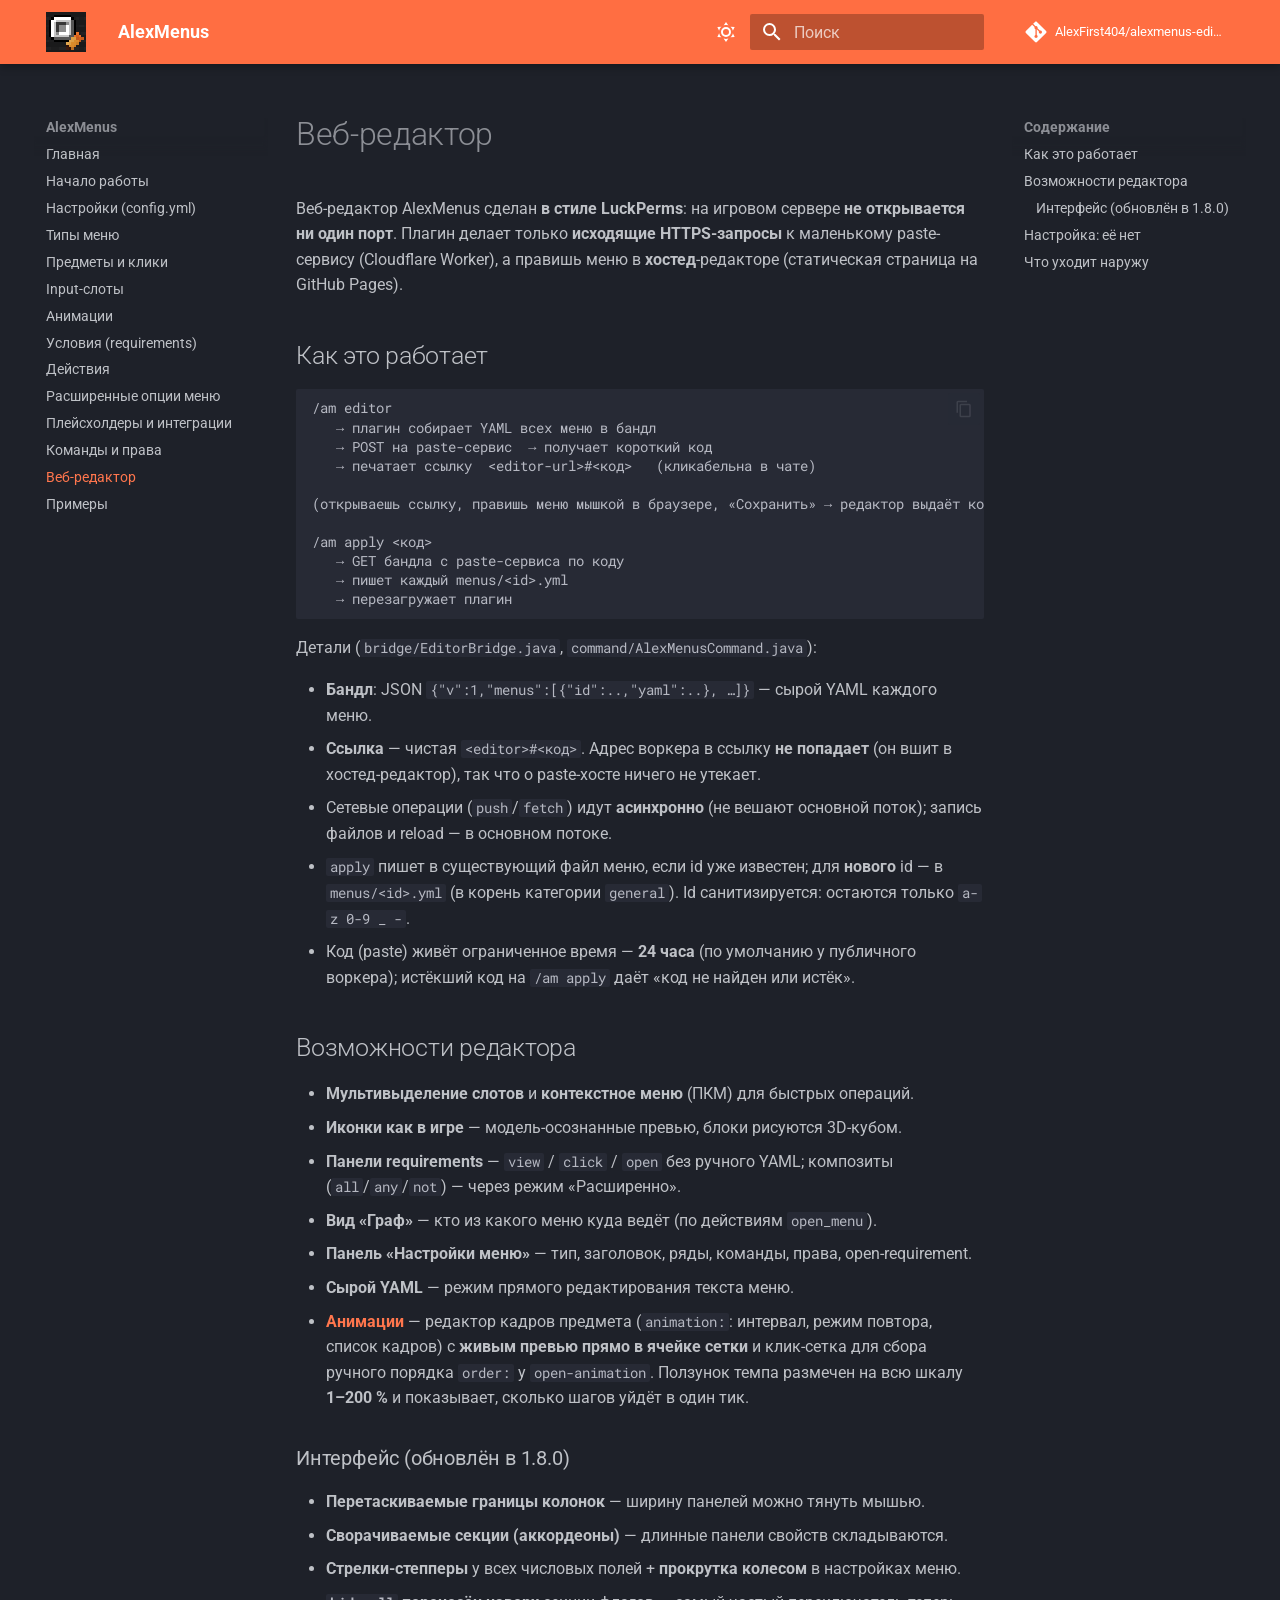
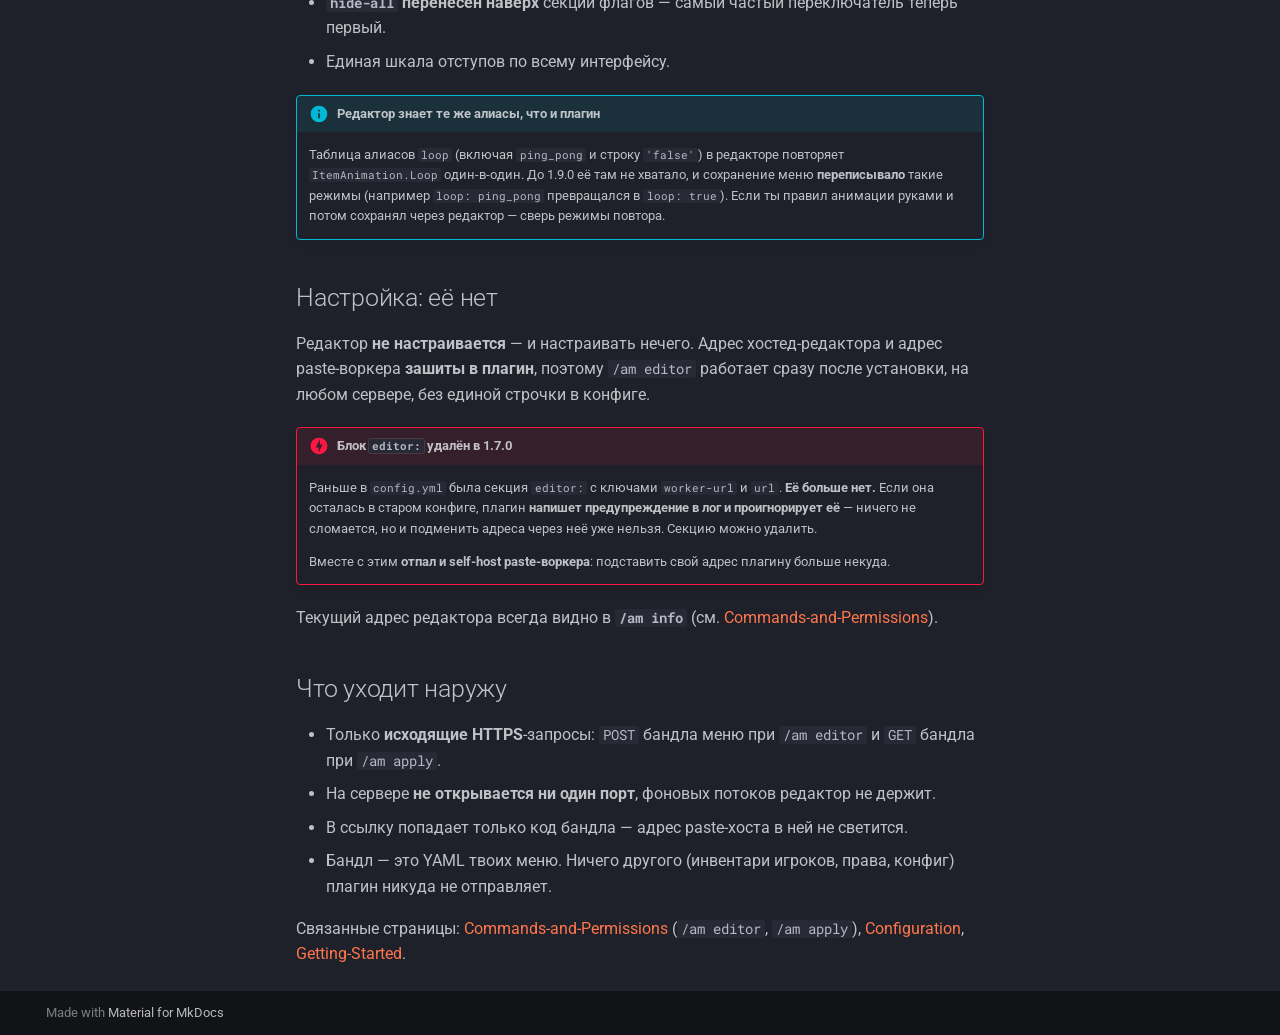
<file: Web-Editor/index.html>
<!doctype html>
<html lang="ru" class="no-js">
  <head>
    
      <meta charset="utf-8">
      <meta name="viewport" content="width=device-width,initial-scale=1">
      
        <meta name="description" content="Документация плагина AlexMenus — движок меню для Paper 1.21.11">
      
      
      
        <link rel="canonical" href="https://alexfirst404.github.io/alexmenus-wiki/Web-Editor/">
      
      
        <link rel="prev" href="../Commands-and-Permissions/">
      
      
        <link rel="next" href="../Examples/">
      
      
        
      
      
      <link rel="icon" href="../assets/favicon.png">
      <meta name="generator" content="mkdocs-1.6.1, mkdocs-material-9.7.7">
    
    
      
        <title>Веб-редактор - AlexMenus</title>
      
    
    
      <link rel="stylesheet" href="../assets/stylesheets/main.ec1eaa64.min.css">
      
        
        <link rel="stylesheet" href="../assets/stylesheets/palette.ab4e12ef.min.css">
      
      


    
    
      
    
    
      
        
        
        <link rel="preconnect" href="https://fonts.gstatic.com" crossorigin>
        <link rel="stylesheet" href="https://fonts.googleapis.com/css?family=Roboto:300,300i,400,400i,700,700i%7CRoboto+Mono:400,400i,700,700i&display=fallback">
        <style>:root{--md-text-font:"Roboto";--md-code-font:"Roboto Mono"}</style>
      
    
    
      <link rel="stylesheet" href="../assets/pixel.css">
    
    <script>__md_scope=new URL("..",location),__md_hash=e=>[...e].reduce(((e,_)=>(e<<5)-e+_.charCodeAt(0)),0),__md_get=(e,_=localStorage,t=__md_scope)=>JSON.parse(_.getItem(t.pathname+"."+e)),__md_set=(e,_,t=localStorage,a=__md_scope)=>{try{t.setItem(a.pathname+"."+e,JSON.stringify(_))}catch(e){}}</script>
    
      

    
    
  </head>
  
  
    
    
      
    
    
    
    
    <body dir="ltr" data-md-color-scheme="slate" data-md-color-primary="deep-orange" data-md-color-accent="orange">
  
    
    <input class="md-toggle" data-md-toggle="drawer" type="checkbox" id="__drawer" autocomplete="off">
    <input class="md-toggle" data-md-toggle="search" type="checkbox" id="__search" autocomplete="off">
    <label class="md-overlay" for="__drawer"></label>
    <div data-md-component="skip">
      
        
        <a href="#-" class="md-skip">
          Перейти к содержанию
        </a>
      
    </div>
    <div data-md-component="announce">
      
    </div>
    
    
      

  

<header class="md-header md-header--shadow" data-md-component="header">
  <nav class="md-header__inner md-grid" aria-label="Верхний колонтитул">
    <a href=".." title="AlexMenus" class="md-header__button md-logo" aria-label="AlexMenus" data-md-component="logo">
      
  <img src="../assets/logo.svg" alt="logo">

    </a>
    <label class="md-header__button md-icon" for="__drawer">
      
      <svg xmlns="http://www.w3.org/2000/svg" viewBox="0 0 24 24"><path d="M3 6h18v2H3zm0 5h18v2H3zm0 5h18v2H3z"/></svg>
    </label>
    <div class="md-header__title" data-md-component="header-title">
      <div class="md-header__ellipsis">
        <div class="md-header__topic">
          <span class="md-ellipsis">
            AlexMenus
          </span>
        </div>
        <div class="md-header__topic" data-md-component="header-topic">
          <span class="md-ellipsis">
            
              Веб-редактор
            
          </span>
        </div>
      </div>
    </div>
    
      
        <form class="md-header__option" data-md-component="palette">
  
    
    
    
    <input class="md-option" data-md-color-media="" data-md-color-scheme="slate" data-md-color-primary="deep-orange" data-md-color-accent="orange"  aria-label="Светлая тема"  type="radio" name="__palette" id="__palette_0">
    
      <label class="md-header__button md-icon" title="Светлая тема" for="__palette_1" hidden>
        <svg xmlns="http://www.w3.org/2000/svg" viewBox="0 0 24 24"><path d="M12 7a5 5 0 0 1 5 5 5 5 0 0 1-5 5 5 5 0 0 1-5-5 5 5 0 0 1 5-5m0 2a3 3 0 0 0-3 3 3 3 0 0 0 3 3 3 3 0 0 0 3-3 3 3 0 0 0-3-3m0-7 2.39 3.42C13.65 5.15 12.84 5 12 5s-1.65.15-2.39.42zM3.34 7l4.16-.35A7.2 7.2 0 0 0 5.94 8.5c-.44.74-.69 1.5-.83 2.29zm.02 10 1.76-3.77a7.131 7.131 0 0 0 2.38 4.14zM20.65 7l-1.77 3.79a7.02 7.02 0 0 0-2.38-4.15zm-.01 10-4.14.36c.59-.51 1.12-1.14 1.54-1.86.42-.73.69-1.5.83-2.29zM12 22l-2.41-3.44c.74.27 1.55.44 2.41.44.82 0 1.63-.17 2.37-.44z"/></svg>
      </label>
    
  
    
    
    
    <input class="md-option" data-md-color-media="" data-md-color-scheme="default" data-md-color-primary="deep-orange" data-md-color-accent="orange"  aria-label="Тёмная тема"  type="radio" name="__palette" id="__palette_1">
    
      <label class="md-header__button md-icon" title="Тёмная тема" for="__palette_0" hidden>
        <svg xmlns="http://www.w3.org/2000/svg" viewBox="0 0 24 24"><path d="m17.75 4.09-2.53 1.94.91 3.06-2.63-1.81-2.63 1.81.91-3.06-2.53-1.94L12.44 4l1.06-3 1.06 3zm3.5 6.91-1.64 1.25.59 1.98-1.7-1.17-1.7 1.17.59-1.98L15.75 11l2.06-.05L18.5 9l.69 1.95zm-2.28 4.95c.83-.08 1.72 1.1 1.19 1.85-.32.45-.66.87-1.08 1.27C15.17 23 8.84 23 4.94 19.07c-3.91-3.9-3.91-10.24 0-14.14.4-.4.82-.76 1.27-1.08.75-.53 1.93.36 1.85 1.19-.27 2.86.69 5.83 2.89 8.02a9.96 9.96 0 0 0 8.02 2.89m-1.64 2.02a12.08 12.08 0 0 1-7.8-3.47c-2.17-2.19-3.33-5-3.49-7.82-2.81 3.14-2.7 7.96.31 10.98 3.02 3.01 7.84 3.12 10.98.31"/></svg>
      </label>
    
  
</form>
      
    
    
      <script>var palette=__md_get("__palette");if(palette&&palette.color){if("(prefers-color-scheme)"===palette.color.media){var media=matchMedia("(prefers-color-scheme: light)"),input=document.querySelector(media.matches?"[data-md-color-media='(prefers-color-scheme: light)']":"[data-md-color-media='(prefers-color-scheme: dark)']");palette.color.media=input.getAttribute("data-md-color-media"),palette.color.scheme=input.getAttribute("data-md-color-scheme"),palette.color.primary=input.getAttribute("data-md-color-primary"),palette.color.accent=input.getAttribute("data-md-color-accent")}for(var[key,value]of Object.entries(palette.color))document.body.setAttribute("data-md-color-"+key,value)}</script>
    
    
    
      
      
        <label class="md-header__button md-icon" for="__search">
          
          <svg xmlns="http://www.w3.org/2000/svg" viewBox="0 0 24 24"><path d="M9.5 3A6.5 6.5 0 0 1 16 9.5c0 1.61-.59 3.09-1.56 4.23l.27.27h.79l5 5-1.5 1.5-5-5v-.79l-.27-.27A6.52 6.52 0 0 1 9.5 16 6.5 6.5 0 0 1 3 9.5 6.5 6.5 0 0 1 9.5 3m0 2C7 5 5 7 5 9.5S7 14 9.5 14 14 12 14 9.5 12 5 9.5 5"/></svg>
        </label>
        <div class="md-search" data-md-component="search" role="dialog">
  <label class="md-search__overlay" for="__search"></label>
  <div class="md-search__inner" role="search">
    <form class="md-search__form" name="search">
      <input type="text" class="md-search__input" name="query" aria-label="Поиск" placeholder="Поиск" autocapitalize="off" autocorrect="off" autocomplete="off" spellcheck="false" data-md-component="search-query" required>
      <label class="md-search__icon md-icon" for="__search">
        
        <svg xmlns="http://www.w3.org/2000/svg" viewBox="0 0 24 24"><path d="M9.5 3A6.5 6.5 0 0 1 16 9.5c0 1.61-.59 3.09-1.56 4.23l.27.27h.79l5 5-1.5 1.5-5-5v-.79l-.27-.27A6.52 6.52 0 0 1 9.5 16 6.5 6.5 0 0 1 3 9.5 6.5 6.5 0 0 1 9.5 3m0 2C7 5 5 7 5 9.5S7 14 9.5 14 14 12 14 9.5 12 5 9.5 5"/></svg>
        
        <svg xmlns="http://www.w3.org/2000/svg" viewBox="0 0 24 24"><path d="M20 11v2H8l5.5 5.5-1.42 1.42L4.16 12l7.92-7.92L13.5 5.5 8 11z"/></svg>
      </label>
      <nav class="md-search__options" aria-label="Поиск">
        
        <button type="reset" class="md-search__icon md-icon" title="Очистить" aria-label="Очистить" tabindex="-1">
          
          <svg xmlns="http://www.w3.org/2000/svg" viewBox="0 0 24 24"><path d="M19 6.41 17.59 5 12 10.59 6.41 5 5 6.41 10.59 12 5 17.59 6.41 19 12 13.41 17.59 19 19 17.59 13.41 12z"/></svg>
        </button>
      </nav>
      
        <div class="md-search__suggest" data-md-component="search-suggest"></div>
      
    </form>
    <div class="md-search__output">
      <div class="md-search__scrollwrap" tabindex="0" data-md-scrollfix>
        <div class="md-search-result" data-md-component="search-result">
          <div class="md-search-result__meta">
            Инициализация поиска
          </div>
          <ol class="md-search-result__list" role="presentation"></ol>
        </div>
      </div>
    </div>
  </div>
</div>
      
    
    
      <div class="md-header__source">
        <a href="https://github.com/AlexFirst404/alexmenus-editor" title="Перейти к репозиторию" class="md-source" data-md-component="source">
  <div class="md-source__icon md-icon">
    
    <svg xmlns="http://www.w3.org/2000/svg" viewBox="0 0 448 512"><!--! Font Awesome Free 7.1.0 by @fontawesome - https://fontawesome.com License - https://fontawesome.com/license/free (Icons: CC BY 4.0, Fonts: SIL OFL 1.1, Code: MIT License) Copyright 2025 Fonticons, Inc.--><path d="M439.6 236.1 244 40.5c-5.4-5.5-12.8-8.5-20.4-8.5s-15 3-20.4 8.4L162.5 81l51.5 51.5c27.1-9.1 52.7 16.8 43.4 43.7l49.7 49.7c34.2-11.8 61.2 31 35.5 56.7-26.5 26.5-70.2-2.9-56-37.3L240.3 199v121.9c25.3 12.5 22.3 41.8 9.1 55-6.4 6.4-15.2 10.1-24.3 10.1s-17.8-3.6-24.3-10.1c-17.6-17.6-11.1-46.9 11.2-56v-123c-20.8-8.5-24.6-30.7-18.6-45L142.6 101 8.5 235.1C3 240.6 0 247.9 0 255.5s3 15 8.5 20.4l195.6 195.7c5.4 5.4 12.7 8.4 20.4 8.4s15-3 20.4-8.4l194.7-194.7c5.4-5.4 8.4-12.8 8.4-20.4s-3-15-8.4-20.4"/></svg>
  </div>
  <div class="md-source__repository">
    AlexFirst404/alexmenus-editor
  </div>
</a>
      </div>
    
  </nav>
  
</header>
    
    <div class="md-container" data-md-component="container">
      
      
        
          
        
      
      <main class="md-main" data-md-component="main">
        <div class="md-main__inner md-grid">
          
            
              
              <div class="md-sidebar md-sidebar--primary" data-md-component="sidebar" data-md-type="navigation" >
                <div class="md-sidebar__scrollwrap">
                  <div class="md-sidebar__inner">
                    



<nav class="md-nav md-nav--primary" aria-label="Навигация" data-md-level="0">
  <label class="md-nav__title" for="__drawer">
    <a href=".." title="AlexMenus" class="md-nav__button md-logo" aria-label="AlexMenus" data-md-component="logo">
      
  <img src="../assets/logo.svg" alt="logo">

    </a>
    AlexMenus
  </label>
  
    <div class="md-nav__source">
      <a href="https://github.com/AlexFirst404/alexmenus-editor" title="Перейти к репозиторию" class="md-source" data-md-component="source">
  <div class="md-source__icon md-icon">
    
    <svg xmlns="http://www.w3.org/2000/svg" viewBox="0 0 448 512"><!--! Font Awesome Free 7.1.0 by @fontawesome - https://fontawesome.com License - https://fontawesome.com/license/free (Icons: CC BY 4.0, Fonts: SIL OFL 1.1, Code: MIT License) Copyright 2025 Fonticons, Inc.--><path d="M439.6 236.1 244 40.5c-5.4-5.5-12.8-8.5-20.4-8.5s-15 3-20.4 8.4L162.5 81l51.5 51.5c27.1-9.1 52.7 16.8 43.4 43.7l49.7 49.7c34.2-11.8 61.2 31 35.5 56.7-26.5 26.5-70.2-2.9-56-37.3L240.3 199v121.9c25.3 12.5 22.3 41.8 9.1 55-6.4 6.4-15.2 10.1-24.3 10.1s-17.8-3.6-24.3-10.1c-17.6-17.6-11.1-46.9 11.2-56v-123c-20.8-8.5-24.6-30.7-18.6-45L142.6 101 8.5 235.1C3 240.6 0 247.9 0 255.5s3 15 8.5 20.4l195.6 195.7c5.4 5.4 12.7 8.4 20.4 8.4s15-3 20.4-8.4l194.7-194.7c5.4-5.4 8.4-12.8 8.4-20.4s-3-15-8.4-20.4"/></svg>
  </div>
  <div class="md-source__repository">
    AlexFirst404/alexmenus-editor
  </div>
</a>
    </div>
  
  <ul class="md-nav__list" data-md-scrollfix>
    
      
      
  
  
  
  
    <li class="md-nav__item">
      <a href=".." class="md-nav__link">
        
  
  
  <span class="md-ellipsis">
    
  
    Главная
  

    
  </span>
  
  

      </a>
    </li>
  

    
      
      
  
  
  
  
    <li class="md-nav__item">
      <a href="../Getting-Started/" class="md-nav__link">
        
  
  
  <span class="md-ellipsis">
    
  
    Начало работы
  

    
  </span>
  
  

      </a>
    </li>
  

    
      
      
  
  
  
  
    <li class="md-nav__item">
      <a href="../Configuration/" class="md-nav__link">
        
  
  
  <span class="md-ellipsis">
    
  
    Настройки (config.yml)
  

    
  </span>
  
  

      </a>
    </li>
  

    
      
      
  
  
  
  
    <li class="md-nav__item">
      <a href="../Menu-Types/" class="md-nav__link">
        
  
  
  <span class="md-ellipsis">
    
  
    Типы меню
  

    
  </span>
  
  

      </a>
    </li>
  

    
      
      
  
  
  
  
    <li class="md-nav__item">
      <a href="../Items-and-Clicks/" class="md-nav__link">
        
  
  
  <span class="md-ellipsis">
    
  
    Предметы и клики
  

    
  </span>
  
  

      </a>
    </li>
  

    
      
      
  
  
  
  
    <li class="md-nav__item">
      <a href="../Input-Slots/" class="md-nav__link">
        
  
  
  <span class="md-ellipsis">
    
  
    Input-слоты
  

    
  </span>
  
  

      </a>
    </li>
  

    
      
      
  
  
  
  
    <li class="md-nav__item">
      <a href="../Animations/" class="md-nav__link">
        
  
  
  <span class="md-ellipsis">
    
  
    Анимации
  

    
  </span>
  
  

      </a>
    </li>
  

    
      
      
  
  
  
  
    <li class="md-nav__item">
      <a href="../Requirements/" class="md-nav__link">
        
  
  
  <span class="md-ellipsis">
    
  
    Условия (requirements)
  

    
  </span>
  
  

      </a>
    </li>
  

    
      
      
  
  
  
  
    <li class="md-nav__item">
      <a href="../Actions/" class="md-nav__link">
        
  
  
  <span class="md-ellipsis">
    
  
    Действия
  

    
  </span>
  
  

      </a>
    </li>
  

    
      
      
  
  
  
  
    <li class="md-nav__item">
      <a href="../Advanced-Menu-Options/" class="md-nav__link">
        
  
  
  <span class="md-ellipsis">
    
  
    Расширенные опции меню
  

    
  </span>
  
  

      </a>
    </li>
  

    
      
      
  
  
  
  
    <li class="md-nav__item">
      <a href="../Placeholders-and-Integrations/" class="md-nav__link">
        
  
  
  <span class="md-ellipsis">
    
  
    Плейсхолдеры и интеграции
  

    
  </span>
  
  

      </a>
    </li>
  

    
      
      
  
  
  
  
    <li class="md-nav__item">
      <a href="../Commands-and-Permissions/" class="md-nav__link">
        
  
  
  <span class="md-ellipsis">
    
  
    Команды и права
  

    
  </span>
  
  

      </a>
    </li>
  

    
      
      
  
  
    
  
  
  
    <li class="md-nav__item md-nav__item--active">
      
      <input class="md-nav__toggle md-toggle" type="checkbox" id="__toc">
      
      
        
      
      
        <label class="md-nav__link md-nav__link--active" for="__toc">
          
  
  
  <span class="md-ellipsis">
    
  
    Веб-редактор
  

    
  </span>
  
  

          <span class="md-nav__icon md-icon"></span>
        </label>
      
      <a href="./" class="md-nav__link md-nav__link--active">
        
  
  
  <span class="md-ellipsis">
    
  
    Веб-редактор
  

    
  </span>
  
  

      </a>
      
        

<nav class="md-nav md-nav--secondary" aria-label="Содержание">
  
  
  
    
  
  
    <label class="md-nav__title" for="__toc">
      <span class="md-nav__icon md-icon"></span>
      Содержание
    </label>
    <ul class="md-nav__list" data-md-component="toc" data-md-scrollfix>
      
        <li class="md-nav__item">
  <a href="#_1" class="md-nav__link">
    <span class="md-ellipsis">
      
        Как это работает
      
    </span>
  </a>
  
</li>
      
        <li class="md-nav__item">
  <a href="#_2" class="md-nav__link">
    <span class="md-ellipsis">
      
        Возможности редактора
      
    </span>
  </a>
  
    <nav class="md-nav" aria-label="Возможности редактора">
      <ul class="md-nav__list">
        
          <li class="md-nav__item">
  <a href="#180" class="md-nav__link">
    <span class="md-ellipsis">
      
        Интерфейс (обновлён в 1.8.0)
      
    </span>
  </a>
  
</li>
        
      </ul>
    </nav>
  
</li>
      
        <li class="md-nav__item">
  <a href="#_3" class="md-nav__link">
    <span class="md-ellipsis">
      
        Настройка: её нет
      
    </span>
  </a>
  
</li>
      
        <li class="md-nav__item">
  <a href="#_4" class="md-nav__link">
    <span class="md-ellipsis">
      
        Что уходит наружу
      
    </span>
  </a>
  
</li>
      
    </ul>
  
</nav>
      
    </li>
  

    
      
      
  
  
  
  
    <li class="md-nav__item">
      <a href="../Examples/" class="md-nav__link">
        
  
  
  <span class="md-ellipsis">
    
  
    Примеры
  

    
  </span>
  
  

      </a>
    </li>
  

    
  </ul>
</nav>
                  </div>
                </div>
              </div>
            
            
              
              <div class="md-sidebar md-sidebar--secondary" data-md-component="sidebar" data-md-type="toc" >
                <div class="md-sidebar__scrollwrap">
                  <div class="md-sidebar__inner">
                    

<nav class="md-nav md-nav--secondary" aria-label="Содержание">
  
  
  
    
  
  
    <label class="md-nav__title" for="__toc">
      <span class="md-nav__icon md-icon"></span>
      Содержание
    </label>
    <ul class="md-nav__list" data-md-component="toc" data-md-scrollfix>
      
        <li class="md-nav__item">
  <a href="#_1" class="md-nav__link">
    <span class="md-ellipsis">
      
        Как это работает
      
    </span>
  </a>
  
</li>
      
        <li class="md-nav__item">
  <a href="#_2" class="md-nav__link">
    <span class="md-ellipsis">
      
        Возможности редактора
      
    </span>
  </a>
  
    <nav class="md-nav" aria-label="Возможности редактора">
      <ul class="md-nav__list">
        
          <li class="md-nav__item">
  <a href="#180" class="md-nav__link">
    <span class="md-ellipsis">
      
        Интерфейс (обновлён в 1.8.0)
      
    </span>
  </a>
  
</li>
        
      </ul>
    </nav>
  
</li>
      
        <li class="md-nav__item">
  <a href="#_3" class="md-nav__link">
    <span class="md-ellipsis">
      
        Настройка: её нет
      
    </span>
  </a>
  
</li>
      
        <li class="md-nav__item">
  <a href="#_4" class="md-nav__link">
    <span class="md-ellipsis">
      
        Что уходит наружу
      
    </span>
  </a>
  
</li>
      
    </ul>
  
</nav>
                  </div>
                </div>
              </div>
            
          
          
            <div class="md-content" data-md-component="content">
              
              <article class="md-content__inner md-typeset">
                
                  


  
  


<h1 id="-">Веб-редактор<a class="headerlink" href="#-" title="Permanent link">&para;</a></h1>
<p>Веб-редактор AlexMenus сделан <strong>в стиле LuckPerms</strong>: на игровом сервере <strong>не открывается ни один порт</strong>.
Плагин делает только <strong>исходящие HTTPS-запросы</strong> к маленькому paste-сервису (Cloudflare Worker), а правишь
меню в <strong>хостед</strong>-редакторе (статическая страница на GitHub Pages).</p>
<h2 id="_1">Как это работает<a class="headerlink" href="#_1" title="Permanent link">&para;</a></h2>
<div class="highlight"><pre><span></span><code>/am editor
   → плагин собирает YAML всех меню в бандл
   → POST на paste-сервис  → получает короткий код
   → печатает ссылку  &lt;editor-url&gt;#&lt;код&gt;   (кликабельна в чате)

(открываешь ссылку, правишь меню мышкой в браузере, «Сохранить» → редактор выдаёт код)

/am apply &lt;код&gt;
   → GET бандла с paste-сервиса по коду
   → пишет каждый menus/&lt;id&gt;.yml
   → перезагружает плагин
</code></pre></div>
<p>Детали (<code>bridge/EditorBridge.java</code>, <code>command/AlexMenusCommand.java</code>):</p>
<ul>
<li><strong>Бандл</strong>: JSON <code>{"v":1,"menus":[{"id":..,"yaml":..}, …]}</code> — сырой YAML каждого меню.</li>
<li><strong>Ссылка</strong> — чистая <code>&lt;editor&gt;#&lt;код&gt;</code>. Адрес воркера в ссылку <strong>не попадает</strong> (он вшит в хостед-редактор),
  так что о paste-хосте ничего не утекает.</li>
<li>Сетевые операции (<code>push</code>/<code>fetch</code>) идут <strong>асинхронно</strong> (не вешают основной поток); запись файлов и reload —
  в основном потоке.</li>
<li><code>apply</code> пишет в существующий файл меню, если id уже известен; для <strong>нового</strong> id — в <code>menus/&lt;id&gt;.yml</code>
  (в корень категории <code>general</code>). Id санитизируется: остаются только <code>a-z 0-9 _ -</code>.</li>
<li>Код (paste) живёт ограниченное время — <strong>24 часа</strong> (по умолчанию у публичного воркера); истёкший код на
  <code>/am apply</code> даёт «код не найден или истёк».</li>
</ul>
<h2 id="_2">Возможности редактора<a class="headerlink" href="#_2" title="Permanent link">&para;</a></h2>
<ul>
<li><strong>Мультивыделение слотов</strong> и <strong>контекстное меню</strong> (ПКМ) для быстрых операций.</li>
<li><strong>Иконки как в игре</strong> — модель-осознанные превью, блоки рисуются 3D-кубом.</li>
<li><strong>Панели requirements</strong> — <code>view</code> / <code>click</code> / <code>open</code> без ручного YAML; композиты (<code>all</code>/<code>any</code>/<code>not</code>) — через
  режим «Расширенно».</li>
<li><strong>Вид «Граф»</strong> — кто из какого меню куда ведёт (по действиям <code>open_menu</code>).</li>
<li><strong>Панель «Настройки меню»</strong> — тип, заголовок, ряды, команды, права, open-requirement.</li>
<li><strong>Сырой YAML</strong> — режим прямого редактирования текста меню.</li>
<li><strong><a href="../Animations/">Анимации</a></strong> — редактор кадров предмета (<code>animation:</code>: интервал, режим повтора, список
  кадров) с <strong>живым превью прямо в ячейке сетки</strong> и клик-сетка для сбора ручного порядка <code>order:</code> у
  <code>open-animation</code>. Ползунок темпа размечен на всю шкалу <strong>1–200 %</strong> и показывает, сколько шагов уйдёт в
  один тик.</li>
</ul>
<h3 id="180">Интерфейс (обновлён в 1.8.0)<a class="headerlink" href="#180" title="Permanent link">&para;</a></h3>
<ul>
<li><strong>Перетаскиваемые границы колонок</strong> — ширину панелей можно тянуть мышью.</li>
<li><strong>Сворачиваемые секции (аккордеоны)</strong> — длинные панели свойств складываются.</li>
<li><strong>Стрелки-степперы</strong> у всех числовых полей + <strong>прокрутка колесом</strong> в настройках меню.</li>
<li><strong><code>hide-all</code> перенесён наверх</strong> секции флагов — самый частый переключатель теперь первый.</li>
<li>Единая шкала отступов по всему интерфейсу.</li>
</ul>
<div class="admonition info">
<p class="admonition-title">Редактор знает те же алиасы, что и плагин</p>
<p>Таблица алиасов <code>loop</code> (включая <code>ping_pong</code> и строку <code>'false'</code>) в редакторе повторяет
<code>ItemAnimation.Loop</code> один-в-один. До 1.9.0 её там не хватало, и сохранение меню <strong>переписывало</strong> такие
режимы (например <code>loop: ping_pong</code> превращался в <code>loop: true</code>). Если ты правил анимации руками и потом
сохранял через редактор — сверь режимы повтора.</p>
</div>
<h2 id="_3">Настройка: её нет<a class="headerlink" href="#_3" title="Permanent link">&para;</a></h2>
<p>Редактор <strong>не настраивается</strong> — и настраивать нечего. Адрес хостед-редактора и адрес paste-воркера <strong>зашиты
в плагин</strong>, поэтому <code>/am editor</code> работает сразу после установки, на любом сервере, без единой строчки в
конфиге.</p>
<div class="admonition danger">
<p class="admonition-title">Блок <code>editor:</code> удалён в 1.7.0</p>
<p>Раньше в <code>config.yml</code> была секция <code>editor:</code> с ключами <code>worker-url</code> и <code>url</code>. <strong>Её больше нет.</strong> Если она
осталась в старом конфиге, плагин <strong>напишет предупреждение в лог и проигнорирует её</strong> — ничего не
сломается, но и подменить адреса через неё уже нельзя. Секцию можно удалить.</p>
<p>Вместе с этим <strong>отпал и self-host paste-воркера</strong>: подставить свой адрес плагину больше некуда.</p>
</div>
<p>Текущий адрес редактора всегда видно в <strong><code>/am info</code></strong> (см.
<a href="../Commands-and-Permissions/">Commands-and-Permissions</a>).</p>
<h2 id="_4">Что уходит наружу<a class="headerlink" href="#_4" title="Permanent link">&para;</a></h2>
<ul>
<li>Только <strong>исходящие HTTPS</strong>-запросы: <code>POST</code> бандла меню при <code>/am editor</code> и <code>GET</code> бандла при <code>/am apply</code>.</li>
<li>На сервере <strong>не открывается ни один порт</strong>, фоновых потоков редактор не держит.</li>
<li>В ссылку попадает только код бандла — адрес paste-хоста в ней не светится.</li>
<li>Бандл — это YAML твоих меню. Ничего другого (инвентари игроков, права, конфиг) плагин никуда не
  отправляет.</li>
</ul>
<p>Связанные страницы: <a href="../Commands-and-Permissions/">Commands-and-Permissions</a> (<code>/am editor</code>, <code>/am apply</code>),
<a href="../Configuration/">Configuration</a>, <a href="../Getting-Started/">Getting-Started</a>.</p>












                
              </article>
            </div>
          
          
<script>var target=document.getElementById(location.hash.slice(1));target&&target.name&&(target.checked=target.name.startsWith("__tabbed_"))</script>
        </div>
        
          <button type="button" class="md-top md-icon" data-md-component="top" hidden>
  
  <svg xmlns="http://www.w3.org/2000/svg" viewBox="0 0 24 24"><path d="M13 20h-2V8l-5.5 5.5-1.42-1.42L12 4.16l7.92 7.92-1.42 1.42L13 8z"/></svg>
  К началу
</button>
        
      </main>
      
        <footer class="md-footer">
  
  <div class="md-footer-meta md-typeset">
    <div class="md-footer-meta__inner md-grid">
      <div class="md-copyright">
  
  
    Made with
    <a href="https://squidfunk.github.io/mkdocs-material/" target="_blank" rel="noopener">
      Material for MkDocs
    </a>
  
</div>
      
    </div>
  </div>
</footer>
      
    </div>
    <div class="md-dialog" data-md-component="dialog">
      <div class="md-dialog__inner md-typeset"></div>
    </div>
    
    
    
      
      
      <script id="__config" type="application/json">{"annotate": null, "base": "..", "features": ["navigation.top", "navigation.instant", "navigation.tracking", "search.suggest", "search.highlight", "content.code.copy", "toc.follow"], "search": "../assets/javascripts/workers/search.2c215733.min.js", "tags": null, "translations": {"clipboard.copied": "\u0421\u043a\u043e\u043f\u0438\u0440\u043e\u0432\u0430\u043d\u043e \u0432 \u0431\u0443\u0444\u0435\u0440", "clipboard.copy": "\u041a\u043e\u043f\u0438\u0440\u043e\u0432\u0430\u0442\u044c \u0432 \u0431\u0443\u0444\u0435\u0440", "search.result.more.one": "\u0415\u0449\u0451 1 \u043d\u0430 \u044d\u0442\u043e\u0439 \u0441\u0442\u0440\u0430\u043d\u0438\u0446\u0435", "search.result.more.other": "\u0415\u0449\u0451 # \u043d\u0430 \u044d\u0442\u043e\u0439 \u0441\u0442\u0440\u0430\u043d\u0438\u0446\u0435", "search.result.none": "\u0421\u043e\u0432\u043f\u0430\u0434\u0435\u043d\u0438\u0439 \u043d\u0435 \u043d\u0430\u0439\u0434\u0435\u043d\u043e", "search.result.one": "\u041d\u0430\u0439\u0434\u0435\u043d\u043e 1 \u0441\u043e\u0432\u043f\u0430\u0434\u0435\u043d\u0438\u0435", "search.result.other": "\u041d\u0430\u0439\u0434\u0435\u043d\u043e \u0441\u043e\u0432\u043f\u0430\u0434\u0435\u043d\u0438\u0439: #", "search.result.placeholder": "\u041d\u0430\u0447\u043d\u0438\u0442\u0435 \u043f\u0435\u0447\u0430\u0442\u0430\u0442\u044c \u0434\u043b\u044f \u043f\u043e\u0438\u0441\u043a\u0430", "search.result.term.missing": "\u041e\u0442\u0441\u0443\u0442\u0441\u0442\u0432\u0443\u0435\u0442", "select.version": "\u0412\u044b\u0431\u0435\u0440\u0438\u0442\u0435 \u0432\u0435\u0440\u0441\u0438\u044e"}, "version": null}</script>
    
    
      <script src="../assets/javascripts/bundle.d7400e89.min.js"></script>
      
    
  </body>
</html>
</file>
<file: assets/pixel.css>
/*
 * Логотип — пиксель-арт 16x16. Браузер по умолчанию сглаживает изображения при масштабировании,
 * из-за чего такая графика превращается в мыло. image-rendering: pixelated отключает сглаживание
 * и оставляет пиксели квадратными на любом размере и на HiDPI-экранах.
 *
 * Для SVG то же самое делает shape-rendering: crispEdges (он уже прописан внутри самого файла),
 * но правило ниже страхует на случай, если где-то будет использован PNG.
 */
.md-header__button.md-logo img,
.md-header__button.md-logo svg,
.md-nav__title .md-logo img,
.md-nav__title .md-logo svg,
img.pixel {
  /* Порядок важен: побеждает ПОСЛЕДНЕЕ объявление, которое браузер понял. crisp-edges идёт первым
     как запасной для старых сборок Firefox, pixelated — вторым, потому что реализован
     предсказуемее и должен выигрывать везде, где поддерживается. */
  image-rendering: crisp-edges;
  image-rendering: pixelated;
  shape-rendering: crispEdges;
}

/* В шапке Material логотип живёт в боксе 24x24 — на 16x16 арте это дробный масштаб (1.5x),
   из-за которого часть пикселей была бы вдвое шире соседних. 24px кратно 16 только при 1.5,
   поэтому фиксируем 32px: ровно 2 пикселя на пиксель, сетка остаётся равномерной. */
.md-header__button.md-logo img,
.md-header__button.md-logo svg {
  width: 2rem;
  height: 2rem;
}
</file>
<file: assets/stylesheets/main.ec1eaa64.min.css>
@charset "UTF-8";html{-webkit-text-size-adjust:none;-moz-text-size-adjust:none;text-size-adjust:none;box-sizing:border-box}*,:after,:before{box-sizing:inherit}@media (prefers-reduced-motion){*,:after,:before{transition:none!important}}body{margin:0}a,button,input,label{-webkit-tap-highlight-color:transparent}a{color:inherit;text-decoration:none}hr{border:0;box-sizing:initial;display:block;height:.05rem;overflow:visible;padding:0}small{font-size:80%}sub,sup{line-height:1em}img{border-style:none}table{border-collapse:initial;border-spacing:0}td,th{font-weight:400;vertical-align:top}button{background:#0000;border:0;font-family:inherit;font-size:inherit;margin:0;padding:0}input{border:0;outline:none}:root{--md-primary-fg-color:#4051b5;--md-primary-fg-color--light:#5d6cc0;--md-primary-fg-color--dark:#303fa1;--md-primary-bg-color:#fff;--md-primary-bg-color--light:#ffffffb3;--md-accent-fg-color:#526cfe;--md-accent-fg-color--transparent:#526cfe1a;--md-accent-bg-color:#fff;--md-accent-bg-color--light:#ffffffb3}[data-md-color-scheme=default]{color-scheme:light}[data-md-color-scheme=default] img[src$="#gh-dark-mode-only"],[data-md-color-scheme=default] img[src$="#only-dark"]{display:none}:root,[data-md-color-scheme=default]{--md-hue:225deg;--md-default-fg-color:#000000de;--md-default-fg-color--light:#0000008a;--md-default-fg-color--lighter:#00000052;--md-default-fg-color--lightest:#00000012;--md-default-bg-color:#fff;--md-default-bg-color--light:#ffffffb3;--md-default-bg-color--lighter:#ffffff4d;--md-default-bg-color--lightest:#ffffff1f;--md-code-fg-color:#36464e;--md-code-bg-color:#f5f5f5;--md-code-bg-color--light:#f5f5f5b3;--md-code-bg-color--lighter:#f5f5f54d;--md-code-hl-color:#4287ff;--md-code-hl-color--light:#4287ff1a;--md-code-hl-number-color:#d52a2a;--md-code-hl-special-color:#db1457;--md-code-hl-function-color:#a846b9;--md-code-hl-constant-color:#6e59d9;--md-code-hl-keyword-color:#3f6ec6;--md-code-hl-string-color:#1c7d4d;--md-code-hl-name-color:var(--md-code-fg-color);--md-code-hl-operator-color:var(--md-default-fg-color--light);--md-code-hl-punctuation-color:var(--md-default-fg-color--light);--md-code-hl-comment-color:var(--md-default-fg-color--light);--md-code-hl-generic-color:var(--md-default-fg-color--light);--md-code-hl-variable-color:var(--md-default-fg-color--light);--md-typeset-color:var(--md-default-fg-color);--md-typeset-a-color:var(--md-primary-fg-color);--md-typeset-del-color:#f5503d26;--md-typeset-ins-color:#0bd57026;--md-typeset-kbd-color:#fafafa;--md-typeset-kbd-accent-color:#fff;--md-typeset-kbd-border-color:#b8b8b8;--md-typeset-mark-color:#ffff0080;--md-typeset-table-color:#0000001f;--md-typeset-table-color--light:rgba(0,0,0,.035);--md-admonition-fg-color:var(--md-default-fg-color);--md-admonition-bg-color:var(--md-default-bg-color);--md-warning-fg-color:#000000de;--md-warning-bg-color:#ff9;--md-footer-fg-color:#fff;--md-footer-fg-color--light:#ffffffb3;--md-footer-fg-color--lighter:#ffffff73;--md-footer-bg-color:#000000de;--md-footer-bg-color--dark:#00000052;--md-shadow-z1:0 0.2rem 0.5rem #0000000d,0 0 0.05rem #0000001a;--md-shadow-z2:0 0.2rem 0.5rem #0000001a,0 0 0.05rem #00000040;--md-shadow-z3:0 0.2rem 0.5rem #0003,0 0 0.05rem #00000059}.md-icon svg{fill:currentcolor;display:block;height:1.2rem;width:1.2rem}body{-webkit-font-smoothing:antialiased;-moz-osx-font-smoothing:grayscale;--md-text-font-family:var(--md-text-font,_),-apple-system,BlinkMacSystemFont,Helvetica,Arial,sans-serif;--md-code-font-family:var(--md-code-font,_),SFMono-Regular,Consolas,Menlo,monospace}aside,body,input{font-feature-settings:"kern","liga";color:var(--md-typeset-color);font-family:var(--md-text-font-family)}code,kbd,pre{font-feature-settings:"kern";font-family:var(--md-code-font-family)}:root{--md-typeset-table-sort-icon:url('data:image/svg+xml;charset=utf-8,<svg xmlns="http://www.w3.org/2000/svg" viewBox="0 0 24 24"><path d="m18 21-4-4h3V7h-3l4-4 4 4h-3v10h3M2 19v-2h10v2M2 13v-2h7v2M2 7V5h4v2z"/></svg>');--md-typeset-table-sort-icon--asc:url('data:image/svg+xml;charset=utf-8,<svg xmlns="http://www.w3.org/2000/svg" viewBox="0 0 24 24"><path d="M19 17h3l-4 4-4-4h3V3h2M2 17h10v2H2M6 5v2H2V5m0 6h7v2H2z"/></svg>');--md-typeset-table-sort-icon--desc:url('data:image/svg+xml;charset=utf-8,<svg xmlns="http://www.w3.org/2000/svg" viewBox="0 0 24 24"><path d="M19 7h3l-4-4-4 4h3v14h2M2 17h10v2H2M6 5v2H2V5m0 6h7v2H2z"/></svg>')}.md-typeset{-webkit-print-color-adjust:exact;color-adjust:exact;font-size:.8rem;line-height:1.6;overflow-wrap:break-word}@media print{.md-typeset{font-size:.68rem}}.md-typeset blockquote,.md-typeset dl,.md-typeset figure,.md-typeset ol,.md-typeset pre,.md-typeset ul{margin-bottom:1em;margin-top:1em}.md-typeset h1{color:var(--md-default-fg-color--light);font-size:2em;line-height:1.3;margin:0 0 1.25em}.md-typeset h1,.md-typeset h2{font-weight:300;letter-spacing:-.01em}.md-typeset h2{font-size:1.5625em;line-height:1.4;margin:1.6em 0 .64em}.md-typeset h3{font-size:1.25em;font-weight:400;letter-spacing:-.01em;line-height:1.5;margin:1.6em 0 .8em}.md-typeset h2+h3{margin-top:.8em}.md-typeset h4{font-weight:700;letter-spacing:-.01em;margin:1em 0}.md-typeset h5,.md-typeset h6{color:var(--md-default-fg-color--light);font-size:.8em;font-weight:700;letter-spacing:-.01em;margin:1.25em 0}.md-typeset h5{text-transform:uppercase}.md-typeset h5 code{text-transform:none}.md-typeset hr{border-bottom:.05rem solid var(--md-default-fg-color--lightest);display:flow-root;margin:1.5em 0}.md-typeset a{color:var(--md-typeset-a-color);word-break:break-word}.md-typeset a,.md-typeset a:before{transition:color 125ms}.md-typeset a:focus,.md-typeset a:hover{color:var(--md-accent-fg-color)}.md-typeset a:focus code,.md-typeset a:hover code{background-color:var(--md-accent-fg-color--transparent);color:var(--md-accent-fg-color)}.md-typeset a code{color:var(--md-typeset-a-color)}.md-typeset a.focus-visible{outline-color:var(--md-accent-fg-color);outline-offset:.2rem}.md-typeset code,.md-typeset kbd,.md-typeset pre{color:var(--md-code-fg-color);direction:ltr;font-variant-ligatures:none;transition:background-color 125ms}@media print{.md-typeset code,.md-typeset kbd,.md-typeset pre{white-space:pre-wrap}}.md-typeset code{background-color:var(--md-code-bg-color);border-radius:.1rem;-webkit-box-decoration-break:clone;box-decoration-break:clone;font-size:.85em;padding:0 .2941176471em;transition:color 125ms,background-color 125ms;word-break:break-word}.md-typeset code:not(.focus-visible){-webkit-tap-highlight-color:transparent;outline:none}.md-typeset pre{display:flow-root;line-height:1.4;position:relative}.md-typeset pre>code{-webkit-box-decoration-break:slice;box-decoration-break:slice;box-shadow:none;display:block;margin:0;outline-color:var(--md-accent-fg-color);overflow:auto;padding:.7720588235em 1.1764705882em;scrollbar-color:var(--md-default-fg-color--lighter) #0000;scrollbar-width:thin;touch-action:auto;word-break:normal}.md-typeset pre>code:hover{scrollbar-color:var(--md-accent-fg-color) #0000}.md-typeset pre>code::-webkit-scrollbar{height:.2rem;width:.2rem}.md-typeset pre>code::-webkit-scrollbar-thumb{background-color:var(--md-default-fg-color--lighter)}.md-typeset pre>code::-webkit-scrollbar-thumb:hover{background-color:var(--md-accent-fg-color)}.md-typeset kbd{background-color:var(--md-typeset-kbd-color);border-radius:.1rem;box-shadow:0 .1rem 0 .05rem var(--md-typeset-kbd-border-color),0 .1rem 0 var(--md-typeset-kbd-border-color),0 -.1rem .2rem var(--md-typeset-kbd-accent-color) inset;color:var(--md-default-fg-color);display:inline-block;font-size:.75em;padding:0 .6666666667em;vertical-align:text-top;word-break:break-word}.md-typeset mark{background-color:var(--md-typeset-mark-color);-webkit-box-decoration-break:clone;box-decoration-break:clone;color:inherit;word-break:break-word}.md-typeset abbr{cursor:help;text-decoration:none}.md-typeset [data-preview],.md-typeset abbr{border-bottom:.05rem dotted var(--md-default-fg-color--light)}.md-typeset small{opacity:.75}[dir=ltr] .md-typeset sub,[dir=ltr] .md-typeset sup{margin-left:.078125em}[dir=rtl] .md-typeset sub,[dir=rtl] .md-typeset sup{margin-right:.078125em}[dir=ltr] .md-typeset blockquote{padding-left:.6rem}[dir=rtl] .md-typeset blockquote{padding-right:.6rem}[dir=ltr] .md-typeset blockquote{border-left:.2rem solid var(--md-default-fg-color--lighter)}[dir=rtl] .md-typeset blockquote{border-right:.2rem solid var(--md-default-fg-color--lighter)}.md-typeset blockquote{color:var(--md-default-fg-color--light);margin-left:0;margin-right:0}.md-typeset ul{list-style-type:disc}.md-typeset ul[type]{list-style-type:revert-layer}[dir=ltr] .md-typeset ol,[dir=ltr] .md-typeset ul{margin-left:.625em}[dir=rtl] .md-typeset ol,[dir=rtl] .md-typeset ul{margin-right:.625em}.md-typeset ol,.md-typeset ul{padding:0}.md-typeset ol:not([hidden]),.md-typeset ul:not([hidden]){display:flow-root}.md-typeset ol ol,.md-typeset ul ol{list-style-type:lower-alpha}.md-typeset ol ol ol,.md-typeset ul ol ol{list-style-type:lower-roman}.md-typeset ol ol ol ol,.md-typeset ul ol ol ol{list-style-type:upper-alpha}.md-typeset ol ol ol ol ol,.md-typeset ul ol ol ol ol{list-style-type:upper-roman}.md-typeset ol[type],.md-typeset ul[type]{list-style-type:revert-layer}[dir=ltr] .md-typeset ol li,[dir=ltr] .md-typeset ul li{margin-left:1.25em}[dir=rtl] .md-typeset ol li,[dir=rtl] .md-typeset ul li{margin-right:1.25em}.md-typeset ol li,.md-typeset ul li{margin-bottom:.5em}.md-typeset ol li blockquote,.md-typeset ol li p,.md-typeset ul li blockquote,.md-typeset ul li p{margin:.5em 0}.md-typeset ol li:last-child,.md-typeset ul li:last-child{margin-bottom:0}[dir=ltr] .md-typeset ol li ol,[dir=ltr] .md-typeset ol li ul,[dir=ltr] .md-typeset ul li ol,[dir=ltr] .md-typeset ul li ul{margin-left:.625em}[dir=rtl] .md-typeset ol li ol,[dir=rtl] .md-typeset ol li ul,[dir=rtl] .md-typeset ul li ol,[dir=rtl] .md-typeset ul li ul{margin-right:.625em}.md-typeset ol li ol,.md-typeset ol li ul,.md-typeset ul li ol,.md-typeset ul li ul{margin-bottom:.5em;margin-top:.5em}[dir=ltr] .md-typeset dd{margin-left:1.875em}[dir=rtl] .md-typeset dd{margin-right:1.875em}.md-typeset dd{margin-bottom:1.5em;margin-top:1em}.md-typeset img,.md-typeset svg,.md-typeset video{height:auto;max-width:100%}.md-typeset img[align=left]{margin:1em 1em 1em 0}.md-typeset img[align=right]{margin:1em 0 1em 1em}.md-typeset img[align]:only-child{margin-top:0}.md-typeset figure{display:flow-root;margin:1em auto;max-width:100%;text-align:center;width:fit-content}.md-typeset figure img{display:block;margin:0 auto}.md-typeset figcaption{font-style:italic;margin:1em auto;max-width:24rem}.md-typeset iframe{max-width:100%}.md-typeset table:not([class]){background-color:var(--md-default-bg-color);border:.05rem solid var(--md-typeset-table-color);border-radius:.1rem;display:inline-block;font-size:.64rem;max-width:100%;overflow:auto;touch-action:auto}@media print{.md-typeset table:not([class]){display:table}}.md-typeset table:not([class])+*{margin-top:1.5em}.md-typeset table:not([class]) td>:first-child,.md-typeset table:not([class]) th>:first-child{margin-top:0}.md-typeset table:not([class]) td>:last-child,.md-typeset table:not([class]) th>:last-child{margin-bottom:0}.md-typeset table:not([class]) td:not([align]),.md-typeset table:not([class]) th:not([align]){text-align:left}[dir=rtl] .md-typeset table:not([class]) td:not([align]),[dir=rtl] .md-typeset table:not([class]) th:not([align]){text-align:right}.md-typeset table:not([class]) th{font-weight:700;min-width:5rem;padding:.9375em 1.25em;vertical-align:top}.md-typeset table:not([class]) td{border-top:.05rem solid var(--md-typeset-table-color);padding:.9375em 1.25em;vertical-align:top}.md-typeset table:not([class]) tbody tr{transition:background-color 125ms}.md-typeset table:not([class]) tbody tr:hover{background-color:var(--md-typeset-table-color--light);box-shadow:0 .05rem 0 var(--md-default-bg-color) inset}.md-typeset table:not([class]) a{word-break:normal}.md-typeset table th[role=columnheader]{cursor:pointer}[dir=ltr] .md-typeset table th[role=columnheader]:after{margin-left:.5em}[dir=rtl] .md-typeset table th[role=columnheader]:after{margin-right:.5em}.md-typeset table th[role=columnheader]:after{content:"";display:inline-block;height:1.2em;-webkit-mask-image:var(--md-typeset-table-sort-icon);mask-image:var(--md-typeset-table-sort-icon);-webkit-mask-repeat:no-repeat;mask-repeat:no-repeat;-webkit-mask-size:contain;mask-size:contain;transition:background-color 125ms;vertical-align:text-bottom;width:1.2em}.md-typeset table th[role=columnheader]:hover:after{background-color:var(--md-default-fg-color--lighter)}.md-typeset table th[role=columnheader][aria-sort=ascending]:after{background-color:var(--md-default-fg-color--light);-webkit-mask-image:var(--md-typeset-table-sort-icon--asc);mask-image:var(--md-typeset-table-sort-icon--asc)}.md-typeset table th[role=columnheader][aria-sort=descending]:after{background-color:var(--md-default-fg-color--light);-webkit-mask-image:var(--md-typeset-table-sort-icon--desc);mask-image:var(--md-typeset-table-sort-icon--desc)}.md-typeset__scrollwrap{margin:1em -.8rem;overflow-x:auto;touch-action:auto}.md-typeset__table{display:inline-block;margin-bottom:.5em;padding:0 .8rem}@media print{.md-typeset__table{display:block}}html .md-typeset__table table{display:table;margin:0;overflow:hidden;width:100%}@media screen and (max-width:44.984375em){.md-content__inner>pre{margin:1em -.8rem}.md-content__inner>pre code{border-radius:0}}.md-typeset .md-author{border-radius:100%;display:block;flex-shrink:0;height:1.6rem;overflow:hidden;position:relative;transition:color 125ms,transform 125ms;width:1.6rem}.md-typeset .md-author img{display:block}.md-typeset .md-author--more{background:var(--md-default-fg-color--lightest);color:var(--md-default-fg-color--lighter);font-size:.6rem;font-weight:700;line-height:1.6rem;text-align:center}.md-typeset .md-author--long{height:2.4rem;width:2.4rem}.md-typeset a.md-author{transform:scale(1)}.md-typeset a.md-author img{border-radius:100%;filter:grayscale(100%) opacity(75%);transition:filter 125ms}.md-typeset a.md-author:focus,.md-typeset a.md-author:hover{transform:scale(1.1);z-index:1}.md-typeset a.md-author:focus img,.md-typeset a.md-author:hover img{filter:grayscale(0)}.md-banner{background-color:var(--md-footer-bg-color);color:var(--md-footer-fg-color);overflow:auto}@media print{.md-banner{display:none}}.md-banner--warning{background-color:var(--md-warning-bg-color);color:var(--md-warning-fg-color)}.md-banner__inner{font-size:.7rem;margin:.6rem auto;padding:0 .8rem}[dir=ltr] .md-banner__button{float:right}[dir=rtl] .md-banner__button{float:left}.md-banner__button{color:inherit;cursor:pointer;transition:opacity .25s}.no-js .md-banner__button{display:none}.md-banner__button:hover{opacity:.7}html{font-size:125%;height:100%;overflow-x:hidden}@media screen and (min-width:100em){html{font-size:137.5%}}@media screen and (min-width:125em){html{font-size:150%}}body{background-color:var(--md-default-bg-color);display:flex;flex-direction:column;font-size:.5rem;min-height:100%;position:relative;width:100%}@media print{body{display:block}}@media screen and (max-width:59.984375em){body[data-md-scrolllock]{position:fixed}}.md-grid{margin-left:auto;margin-right:auto;max-width:61rem}.md-container{display:flex;flex-direction:column;flex-grow:1}@media print{.md-container{display:block}}.md-main{flex-grow:1}.md-main__inner{display:flex;height:100%;margin-top:1.5rem}.md-ellipsis{overflow:hidden;text-overflow:ellipsis}.md-toggle{display:none}.md-option{height:0;opacity:0;position:absolute;width:0}.md-option:checked+label:not([hidden]){display:block}.md-option.focus-visible+label{outline-color:var(--md-accent-fg-color);outline-style:auto}.md-skip{background-color:var(--md-default-fg-color);border-radius:.1rem;color:var(--md-default-bg-color);font-size:.64rem;margin:.5rem;opacity:0;outline-color:var(--md-accent-fg-color);padding:.3rem .5rem;position:fixed;transform:translateY(.4rem);z-index:-1}.md-skip:focus{opacity:1;transform:translateY(0);transition:transform .25s cubic-bezier(.4,0,.2,1),opacity 175ms 75ms;z-index:10}@page{margin:25mm}:root{--md-clipboard-icon:url('data:image/svg+xml;charset=utf-8,<svg xmlns="http://www.w3.org/2000/svg" viewBox="0 0 24 24"><path d="M19 21H8V7h11m0-2H8a2 2 0 0 0-2 2v14a2 2 0 0 0 2 2h11a2 2 0 0 0 2-2V7a2 2 0 0 0-2-2m-3-4H4a2 2 0 0 0-2 2v14h2V3h12z"/></svg>')}.md-clipboard{border-radius:.1rem;color:var(--md-default-fg-color--lightest);cursor:pointer;height:1.5em;outline-color:var(--md-accent-fg-color);outline-offset:.1rem;transition:color .25s;width:1.5em;z-index:1}@media print{.md-clipboard{display:none}}.md-clipboard:not(.focus-visible){-webkit-tap-highlight-color:transparent;outline:none}:hover>.md-clipboard{color:var(--md-default-fg-color--light)}.md-clipboard:focus,.md-clipboard:hover{color:var(--md-accent-fg-color)}.md-clipboard:after{background-color:currentcolor;content:"";display:block;height:1.125em;margin:0 auto;-webkit-mask-image:var(--md-clipboard-icon);mask-image:var(--md-clipboard-icon);-webkit-mask-position:center;mask-position:center;-webkit-mask-repeat:no-repeat;mask-repeat:no-repeat;-webkit-mask-size:contain;mask-size:contain;width:1.125em}.md-clipboard--inline{cursor:pointer}.md-clipboard--inline code{transition:color .25s,background-color .25s}.md-clipboard--inline:focus code,.md-clipboard--inline:hover code{background-color:var(--md-accent-fg-color--transparent);color:var(--md-accent-fg-color)}:root{--md-code-select-icon:url('data:image/svg+xml;charset=utf-8,<svg xmlns="http://www.w3.org/2000/svg" viewBox="0 0 24 24"><path d="M19 19h-4v2h4c1.1 0 2-.9 2-2v-4h-2m0-12h-4v2h4v4h2V5c0-1.1-.9-2-2-2M5 5h4V3H5c-1.1 0-2 .9-2 2v4h2m0 6H3v4c0 1.1.9 2 2 2h4v-2H5zm2-4h2v2H7zm4 0h2v2h-2zm4 0h2v2h-2zM7 7h2v2H7zm4 0h2v2h-2zm4 0h2v2h-2zm-8 8h2v2H7zm4 0h2v2h-2zm4 0h2v2h-2z"/></svg>');--md-code-copy-icon:url('data:image/svg+xml;charset=utf-8,<svg xmlns="http://www.w3.org/2000/svg" viewBox="0 0 24 24"><path d="M19 21H8V7h11m0-2H8a2 2 0 0 0-2 2v14a2 2 0 0 0 2 2h11a2 2 0 0 0 2-2V7a2 2 0 0 0-2-2m-3-4H4a2 2 0 0 0-2 2v14h2V3h12z"/></svg>')}.md-typeset .md-code__content{display:grid}.md-code__nav{background-color:var(--md-code-bg-color--lighter);border-radius:.1rem;display:flex;gap:.2rem;padding:.2rem;position:absolute;right:.25em;top:.25em;transition:background-color .25s;z-index:1}:hover>.md-code__nav{background-color:var(--md-code-bg-color--light)}.md-code__button{color:var(--md-default-fg-color--lightest);cursor:pointer;display:block;height:1.5em;outline-color:var(--md-accent-fg-color);outline-offset:.1rem;transition:color .25s;width:1.5em}:hover>*>.md-code__button{color:var(--md-default-fg-color--light)}.md-code__button.focus-visible,.md-code__button:hover{color:var(--md-accent-fg-color)}.md-code__button--active{color:var(--md-default-fg-color)!important}.md-code__button:after{background-color:currentcolor;content:"";display:block;height:1.125em;margin:0 auto;-webkit-mask-position:center;mask-position:center;-webkit-mask-repeat:no-repeat;mask-repeat:no-repeat;-webkit-mask-size:contain;mask-size:contain;width:1.125em}.md-code__button[data-md-type=select]:after{-webkit-mask-image:var(--md-code-select-icon);mask-image:var(--md-code-select-icon)}.md-code__button[data-md-type=copy]:after{-webkit-mask-image:var(--md-code-copy-icon);mask-image:var(--md-code-copy-icon)}@keyframes consent{0%{opacity:0;transform:translateY(100%)}to{opacity:1;transform:translateY(0)}}@keyframes overlay{0%{opacity:0}to{opacity:1}}.md-consent__overlay{animation:overlay .25s both;-webkit-backdrop-filter:blur(.1rem);backdrop-filter:blur(.1rem);background-color:#0000008a;height:100%;opacity:1;position:fixed;top:0;width:100%;z-index:5}.md-consent__inner{animation:consent .5s cubic-bezier(.1,.7,.1,1) both;background-color:var(--md-default-bg-color);border:0;border-radius:.1rem;bottom:0;box-shadow:0 0 .2rem #0000001a,0 .2rem .4rem #0003;max-height:100%;overflow:auto;padding:0;position:fixed;width:100%;z-index:5}.md-consent__form{padding:.8rem}.md-consent__settings{display:none;margin:1em 0}input:checked+.md-consent__settings{display:block}.md-consent__controls{margin-bottom:.8rem}.md-typeset .md-consent__controls .md-button{display:inline}@media screen and (max-width:44.984375em){.md-typeset .md-consent__controls .md-button{display:block;margin-top:.4rem;text-align:center;width:100%}}.md-consent label{cursor:pointer}.md-content{flex-grow:1;min-width:0}.md-content__inner{margin:0 .8rem 1.2rem;padding-top:.6rem}@media screen and (min-width:76.25em){[dir=ltr] .md-sidebar--primary:not([hidden])~.md-content>.md-content__inner{margin-left:1.2rem}[dir=ltr] .md-sidebar--secondary:not([hidden])~.md-content>.md-content__inner,[dir=rtl] .md-sidebar--primary:not([hidden])~.md-content>.md-content__inner{margin-right:1.2rem}[dir=rtl] .md-sidebar--secondary:not([hidden])~.md-content>.md-content__inner{margin-left:1.2rem}}.md-content__inner:before{content:"";display:block;height:.4rem}.md-content__inner>:last-child{margin-bottom:0}[dir=ltr] .md-content__button{float:right}[dir=rtl] .md-content__button{float:left}[dir=ltr] .md-content__button{margin-left:.4rem}[dir=rtl] .md-content__button{margin-right:.4rem}.md-content__button{margin:.4rem 0;padding:0}@media print{.md-content__button{display:none}}.md-typeset .md-content__button{color:var(--md-default-fg-color--lighter)}.md-content__button svg{display:inline;vertical-align:top}[dir=rtl] .md-content__button svg{transform:scaleX(-1)}[dir=ltr] .md-dialog{right:.8rem}[dir=rtl] .md-dialog{left:.8rem}.md-dialog{background-color:var(--md-default-fg-color);border-radius:.1rem;bottom:.8rem;box-shadow:var(--md-shadow-z3);min-width:11.1rem;opacity:0;padding:.4rem .6rem;pointer-events:none;position:fixed;transform:translateY(100%);transition:transform 0ms .4s,opacity .4s;z-index:4}@media print{.md-dialog{display:none}}.md-dialog--active{opacity:1;pointer-events:auto;transform:translateY(0);transition:transform .4s cubic-bezier(.075,.85,.175,1),opacity .4s}.md-dialog__inner{color:var(--md-default-bg-color);font-size:.7rem}.md-feedback{margin:2em 0 1em;text-align:center}.md-feedback fieldset{border:none;margin:0;padding:0}.md-feedback__title{font-weight:700;margin:1em auto}.md-feedback__inner{position:relative}.md-feedback__list{display:flex;flex-wrap:wrap;place-content:baseline center;position:relative}.md-feedback__list:hover .md-icon:not(:disabled){color:var(--md-default-fg-color--lighter)}:disabled .md-feedback__list{min-height:1.8rem}.md-feedback__icon{color:var(--md-default-fg-color--light);cursor:pointer;flex-shrink:0;margin:0 .1rem;transition:color 125ms}.md-feedback__icon:not(:disabled).md-icon:hover{color:var(--md-accent-fg-color)}.md-feedback__icon:disabled{color:var(--md-default-fg-color--lightest);pointer-events:none}.md-feedback__note{opacity:0;position:relative;transform:translateY(.4rem);transition:transform .4s cubic-bezier(.1,.7,.1,1),opacity .15s}.md-feedback__note>*{margin:0 auto;max-width:16rem}:disabled .md-feedback__note{opacity:1;transform:translateY(0)}@media print{.md-feedback{display:none}}.md-footer{background-color:var(--md-footer-bg-color);color:var(--md-footer-fg-color)}@media print{.md-footer{display:none}}.md-footer__inner{justify-content:space-between;overflow:auto;padding:.2rem}.md-footer__inner:not([hidden]){display:flex}.md-footer__link{align-items:end;display:flex;flex-grow:0.01;margin-bottom:.4rem;margin-top:1rem;max-width:100%;outline-color:var(--md-accent-fg-color);overflow:hidden;transition:opacity .25s}.md-footer__link:focus,.md-footer__link:hover{opacity:.7}[dir=rtl] .md-footer__link svg{transform:scaleX(-1)}@media screen and (max-width:44.984375em){.md-footer__link--prev{flex-shrink:0}.md-footer__link--prev .md-footer__title{display:none}}[dir=ltr] .md-footer__link--next{margin-left:auto}[dir=rtl] .md-footer__link--next{margin-right:auto}.md-footer__link--next{text-align:right}[dir=rtl] .md-footer__link--next{text-align:left}.md-footer__title{flex-grow:1;font-size:.9rem;margin-bottom:.7rem;max-width:calc(100% - 2.4rem);padding:0 1rem;white-space:nowrap}.md-footer__button{margin:.2rem;padding:.4rem}.md-footer__direction{font-size:.64rem;opacity:.7}.md-footer-meta{background-color:var(--md-footer-bg-color--dark)}.md-footer-meta__inner{display:flex;flex-wrap:wrap;justify-content:space-between;padding:.2rem}html .md-footer-meta.md-typeset a{color:var(--md-footer-fg-color--light)}html .md-footer-meta.md-typeset a:focus,html .md-footer-meta.md-typeset a:hover{color:var(--md-footer-fg-color)}.md-copyright{color:var(--md-footer-fg-color--lighter);font-size:.64rem;margin:auto .6rem;padding:.4rem 0;width:100%}@media screen and (min-width:45em){.md-copyright{width:auto}}.md-copyright__highlight{color:var(--md-footer-fg-color--light)}.md-social{display:inline-flex;gap:.2rem;margin:0 .4rem;padding:.2rem 0 .6rem}@media screen and (min-width:45em){.md-social{padding:.6rem 0}}.md-social__link{display:inline-block;height:1.6rem;text-align:center;width:1.6rem}.md-social__link:before{line-height:1.9}.md-social__link svg{fill:currentcolor;max-height:.8rem;vertical-align:-25%}.md-typeset .md-button{border:.1rem solid;border-radius:.1rem;color:var(--md-primary-fg-color);cursor:pointer;display:inline-block;font-weight:700;padding:.625em 2em;transition:color 125ms,background-color 125ms,border-color 125ms}.md-typeset .md-button--primary{background-color:var(--md-primary-fg-color);border-color:var(--md-primary-fg-color);color:var(--md-primary-bg-color)}.md-typeset .md-button:focus,.md-typeset .md-button:hover{background-color:var(--md-accent-fg-color);border-color:var(--md-accent-fg-color);color:var(--md-accent-bg-color)}[dir=ltr] .md-typeset .md-input{border-top-left-radius:.1rem}[dir=ltr] .md-typeset .md-input,[dir=rtl] .md-typeset .md-input{border-top-right-radius:.1rem}[dir=rtl] .md-typeset .md-input{border-top-left-radius:.1rem}.md-typeset .md-input{border-bottom:.1rem solid var(--md-default-fg-color--lighter);box-shadow:var(--md-shadow-z1);font-size:.8rem;height:1.8rem;padding:0 .6rem;transition:border .25s,box-shadow .25s}.md-typeset .md-input:focus,.md-typeset .md-input:hover{border-bottom-color:var(--md-accent-fg-color);box-shadow:var(--md-shadow-z2)}.md-typeset .md-input--stretch{width:100%}.md-header{background-color:var(--md-primary-fg-color);box-shadow:0 0 .2rem #0000,0 .2rem .4rem #0000;color:var(--md-primary-bg-color);display:block;left:0;position:sticky;right:0;top:0;z-index:4}@media print{.md-header{display:none}}.md-header[hidden]{transform:translateY(-100%);transition:transform .25s cubic-bezier(.8,0,.6,1),box-shadow .25s}.md-header--shadow{box-shadow:0 0 .2rem #0000001a,0 .2rem .4rem #0003;transition:transform .25s cubic-bezier(.1,.7,.1,1),box-shadow .25s}.md-header__inner{align-items:center;display:flex;padding:0 .2rem}.md-header__button{color:currentcolor;cursor:pointer;margin:.2rem;outline-color:var(--md-accent-fg-color);padding:.4rem;position:relative;transition:opacity .25s;vertical-align:middle;z-index:1}.md-header__button:hover{opacity:.7}.md-header__button:not([hidden]){display:inline-block}.md-header__button:not(.focus-visible){-webkit-tap-highlight-color:transparent;outline:none}.md-header__button.md-logo{margin:.2rem;padding:.4rem}@media screen and (max-width:76.234375em){.md-header__button.md-logo{display:none}}.md-header__button.md-logo img,.md-header__button.md-logo svg{fill:currentcolor;display:block;height:1.2rem;width:auto}@media screen and (min-width:60em){.md-header__button[for=__search]{display:none}}.no-js .md-header__button[for=__search]{display:none}[dir=rtl] .md-header__button[for=__search] svg{transform:scaleX(-1)}@media screen and (min-width:76.25em){.md-header__button[for=__drawer]{display:none}}.md-header__topic{display:flex;max-width:100%;position:absolute;transition:transform .4s cubic-bezier(.1,.7,.1,1),opacity .15s;white-space:nowrap}.md-header__topic+.md-header__topic{opacity:0;pointer-events:none;transform:translateX(1.25rem);transition:transform .4s cubic-bezier(1,.7,.1,.1),opacity .15s;z-index:-1}[dir=rtl] .md-header__topic+.md-header__topic{transform:translateX(-1.25rem)}.md-header__topic:first-child{font-weight:700}[dir=ltr] .md-header__title{margin-left:1rem;margin-right:.4rem}[dir=rtl] .md-header__title{margin-left:.4rem;margin-right:1rem}.md-header__title{flex-grow:1;font-size:.9rem;height:2.4rem;line-height:2.4rem}.md-header__title--active .md-header__topic{opacity:0;pointer-events:none;transform:translateX(-1.25rem);transition:transform .4s cubic-bezier(1,.7,.1,.1),opacity .15s;z-index:-1}[dir=rtl] .md-header__title--active .md-header__topic{transform:translateX(1.25rem)}.md-header__title--active .md-header__topic+.md-header__topic{opacity:1;pointer-events:auto;transform:translateX(0);transition:transform .4s cubic-bezier(.1,.7,.1,1),opacity .15s;z-index:0}.md-header__title>.md-header__ellipsis{height:100%;position:relative;width:100%}.md-header__option{display:flex;flex-shrink:0;max-width:100%;transition:max-width 0ms .25s,opacity .25s .25s;white-space:nowrap}[data-md-toggle=search]:checked~.md-header .md-header__option{max-width:0;opacity:0;transition:max-width 0ms,opacity 0ms}.md-header__option>input{bottom:0}.md-header__source{display:none}@media screen and (min-width:60em){[dir=ltr] .md-header__source{margin-left:1rem}[dir=rtl] .md-header__source{margin-right:1rem}.md-header__source{display:block;max-width:11.7rem;width:11.7rem}}@media screen and (min-width:76.25em){[dir=ltr] .md-header__source{margin-left:1.4rem}[dir=rtl] .md-header__source{margin-right:1.4rem}}.md-meta{color:var(--md-default-fg-color--light);font-size:.7rem;line-height:1.3}.md-meta__list{display:inline-flex;flex-wrap:wrap;list-style:none;margin:0;padding:0}.md-meta__item:not(:last-child):after{content:"·";margin-left:.2rem;margin-right:.2rem}.md-meta__link{color:var(--md-typeset-a-color)}.md-meta__link:focus,.md-meta__link:hover{color:var(--md-accent-fg-color)}.md-draft{background-color:#ff1744;border-radius:.125em;color:#fff;display:inline-block;font-weight:700;padding-left:.5714285714em;padding-right:.5714285714em}:root{--md-nav-icon--prev:url('data:image/svg+xml;charset=utf-8,<svg xmlns="http://www.w3.org/2000/svg" viewBox="0 0 24 24"><path d="M20 11v2H8l5.5 5.5-1.42 1.42L4.16 12l7.92-7.92L13.5 5.5 8 11z"/></svg>');--md-nav-icon--next:url('data:image/svg+xml;charset=utf-8,<svg xmlns="http://www.w3.org/2000/svg" viewBox="0 0 24 24"><path d="M8.59 16.58 13.17 12 8.59 7.41 10 6l6 6-6 6z"/></svg>');--md-toc-icon:url('data:image/svg+xml;charset=utf-8,<svg xmlns="http://www.w3.org/2000/svg" viewBox="0 0 24 24"><path d="M3 9h14V7H3zm0 4h14v-2H3zm0 4h14v-2H3zm16 0h2v-2h-2zm0-10v2h2V7zm0 6h2v-2h-2z"/></svg>')}.md-nav{font-size:.7rem;line-height:1.3}.md-nav__title{color:var(--md-default-fg-color--light);display:block;font-weight:700;overflow:hidden;padding:0 .6rem;text-overflow:ellipsis}.md-nav__title .md-nav__button{display:none}.md-nav__title .md-nav__button img{height:100%;width:auto}.md-nav__title .md-nav__button.md-logo img,.md-nav__title .md-nav__button.md-logo svg{fill:currentcolor;display:block;height:2.4rem;max-width:100%;object-fit:contain;width:auto}.md-nav__list{list-style:none;margin:0;padding:0}.md-nav__link{align-items:flex-start;display:flex;gap:.4rem;margin-top:.625em;scroll-snap-align:start;transition:color 125ms}.md-nav__link--passed,.md-nav__link--passed code{color:var(--md-default-fg-color--light)}.md-nav__item .md-nav__link--active,.md-nav__item .md-nav__link--active code{color:var(--md-typeset-a-color)}.md-nav__link .md-ellipsis{position:relative}.md-nav__link .md-ellipsis code{word-break:normal}[dir=ltr] .md-nav__link .md-icon:last-child{margin-left:auto}[dir=rtl] .md-nav__link .md-icon:last-child{margin-right:auto}.md-nav__link .md-typeset{font-size:.7rem;line-height:1.3}.md-nav__link svg{fill:currentcolor;flex-shrink:0;height:1.3em;position:relative}.md-nav__link[for]:focus,.md-nav__link[for]:hover,.md-nav__link[href]:focus,.md-nav__link[href]:hover{color:var(--md-accent-fg-color);cursor:pointer}.md-nav__link[for]:focus code,.md-nav__link[for]:hover code,.md-nav__link[href]:focus code,.md-nav__link[href]:hover code{background-color:var(--md-accent-fg-color--transparent);color:var(--md-accent-fg-color)}.md-nav__link.focus-visible{outline-color:var(--md-accent-fg-color);outline-offset:.2rem}.md-nav--primary .md-nav__link[for=__toc]{display:none}.md-nav--primary .md-nav__link[for=__toc] .md-icon:after{background-color:currentcolor;display:block;height:100%;-webkit-mask-image:var(--md-toc-icon);mask-image:var(--md-toc-icon);width:100%}.md-nav--primary .md-nav__link[for=__toc]~.md-nav{display:none}.md-nav__container>.md-nav__link{margin-top:0}.md-nav__container>.md-nav__link:first-child{flex-grow:1;min-width:0}.md-nav__icon{flex-shrink:0}.md-nav__source{display:none}@media screen and (max-width:76.234375em){.md-nav--primary,.md-nav--primary .md-nav{background-color:var(--md-default-bg-color);display:flex;flex-direction:column;height:100%;left:0;position:absolute;right:0;top:0;z-index:1}.md-nav--primary .md-nav__item,.md-nav--primary .md-nav__title{font-size:.8rem;line-height:1.5}.md-nav--primary .md-nav__title{background-color:var(--md-default-fg-color--lightest);color:var(--md-default-fg-color--light);cursor:pointer;height:5.6rem;line-height:2.4rem;padding:3rem .8rem .2rem;position:relative;white-space:nowrap}[dir=ltr] .md-nav--primary .md-nav__title .md-nav__icon{left:.4rem}[dir=rtl] .md-nav--primary .md-nav__title .md-nav__icon{right:.4rem}.md-nav--primary .md-nav__title .md-nav__icon{display:block;height:1.2rem;margin:.2rem;position:absolute;top:.4rem;width:1.2rem}.md-nav--primary .md-nav__title .md-nav__icon:after{background-color:currentcolor;content:"";display:block;height:100%;-webkit-mask-image:var(--md-nav-icon--prev);mask-image:var(--md-nav-icon--prev);-webkit-mask-position:center;mask-position:center;-webkit-mask-repeat:no-repeat;mask-repeat:no-repeat;-webkit-mask-size:contain;mask-size:contain;width:100%}.md-nav--primary .md-nav__title~.md-nav__list{background-color:var(--md-default-bg-color);box-shadow:0 .05rem 0 var(--md-default-fg-color--lightest) inset;overflow-y:auto;scroll-snap-type:y mandatory;touch-action:pan-y}.md-nav--primary .md-nav__title~.md-nav__list>:first-child{border-top:0}.md-nav--primary .md-nav__title[for=__drawer]{background-color:var(--md-primary-fg-color);color:var(--md-primary-bg-color);font-weight:700}.md-nav--primary .md-nav__title .md-logo{display:block;left:.2rem;margin:.2rem;padding:.4rem;position:absolute;right:.2rem;top:.2rem}.md-nav--primary .md-nav__list{flex:1}.md-nav--primary .md-nav__item{border-top:.05rem solid var(--md-default-fg-color--lightest)}.md-nav--primary .md-nav__item--active>.md-nav__link{color:var(--md-typeset-a-color)}.md-nav--primary .md-nav__item--active>.md-nav__link:focus,.md-nav--primary .md-nav__item--active>.md-nav__link:hover{color:var(--md-accent-fg-color)}.md-nav--primary .md-nav__link{margin-top:0;padding:.6rem .8rem}.md-nav--primary .md-nav__link svg{margin-top:.1em}.md-nav--primary .md-nav__link>.md-nav__link{padding:0}[dir=ltr] .md-nav--primary .md-nav__link .md-nav__icon{margin-right:-.2rem}[dir=rtl] .md-nav--primary .md-nav__link .md-nav__icon{margin-left:-.2rem}.md-nav--primary .md-nav__link .md-nav__icon{font-size:1.2rem;height:1.2rem;width:1.2rem}.md-nav--primary .md-nav__link .md-nav__icon:after{background-color:currentcolor;content:"";display:block;height:100%;-webkit-mask-image:var(--md-nav-icon--next);mask-image:var(--md-nav-icon--next);-webkit-mask-position:center;mask-position:center;-webkit-mask-repeat:no-repeat;mask-repeat:no-repeat;-webkit-mask-size:contain;mask-size:contain;width:100%}[dir=rtl] .md-nav--primary .md-nav__icon:after{transform:scale(-1)}.md-nav--primary .md-nav--secondary .md-nav{background-color:initial;position:static}[dir=ltr] .md-nav--primary .md-nav--secondary .md-nav .md-nav__link{padding-left:1.4rem}[dir=rtl] .md-nav--primary .md-nav--secondary .md-nav .md-nav__link{padding-right:1.4rem}[dir=ltr] .md-nav--primary .md-nav--secondary .md-nav .md-nav .md-nav__link{padding-left:2rem}[dir=rtl] .md-nav--primary .md-nav--secondary .md-nav .md-nav .md-nav__link{padding-right:2rem}[dir=ltr] .md-nav--primary .md-nav--secondary .md-nav .md-nav .md-nav .md-nav__link{padding-left:2.6rem}[dir=rtl] .md-nav--primary .md-nav--secondary .md-nav .md-nav .md-nav .md-nav__link{padding-right:2.6rem}[dir=ltr] .md-nav--primary .md-nav--secondary .md-nav .md-nav .md-nav .md-nav .md-nav__link{padding-left:3.2rem}[dir=rtl] .md-nav--primary .md-nav--secondary .md-nav .md-nav .md-nav .md-nav .md-nav__link{padding-right:3.2rem}.md-nav--secondary{background-color:initial}.md-nav__toggle~.md-nav{display:flex;opacity:0;transform:translateX(100%);transition:transform .25s cubic-bezier(.8,0,.6,1),opacity 125ms 50ms}[dir=rtl] .md-nav__toggle~.md-nav{transform:translateX(-100%)}.md-nav__toggle:checked~.md-nav{opacity:1;transform:translateX(0);transition:transform .25s cubic-bezier(.4,0,.2,1),opacity 125ms 125ms}.md-nav__toggle:checked~.md-nav>.md-nav__list{backface-visibility:hidden}}@media screen and (max-width:59.984375em){.md-nav--primary .md-nav__link[for=__toc]{display:flex}.md-nav--primary .md-nav__link[for=__toc] .md-icon:after{content:""}.md-nav--primary .md-nav__link[for=__toc]+.md-nav__link{display:none}.md-nav--primary .md-nav__link[for=__toc]~.md-nav{display:flex}.md-nav__source{background-color:var(--md-primary-fg-color--dark);color:var(--md-primary-bg-color);display:block;padding:0 .2rem}}@media screen and (min-width:60em) and (max-width:76.234375em){.md-nav--integrated .md-nav__link[for=__toc]{display:flex}.md-nav--integrated .md-nav__link[for=__toc] .md-icon:after{content:""}.md-nav--integrated .md-nav__link[for=__toc]+.md-nav__link{display:none}.md-nav--integrated .md-nav__link[for=__toc]~.md-nav{display:flex}}@media screen and (min-width:60em){.md-nav{margin-bottom:-.4rem}.md-nav--secondary .md-nav__title{background:var(--md-default-bg-color);box-shadow:0 0 .4rem .4rem var(--md-default-bg-color);position:sticky;top:0;z-index:1}.md-nav--secondary .md-nav__title[for=__toc]{scroll-snap-align:start}.md-nav--secondary .md-nav__title .md-nav__icon{display:none}[dir=ltr] .md-nav--secondary .md-nav__list{padding-left:.6rem}[dir=rtl] .md-nav--secondary .md-nav__list{padding-right:.6rem}.md-nav--secondary .md-nav__list{padding-bottom:.4rem}[dir=ltr] .md-nav--secondary .md-nav__item>.md-nav__link{margin-right:.4rem}[dir=rtl] .md-nav--secondary .md-nav__item>.md-nav__link{margin-left:.4rem}}@media screen and (min-width:76.25em){.md-nav{margin-bottom:-.4rem;transition:max-height .25s cubic-bezier(.86,0,.07,1)}.md-nav--primary .md-nav__title{background:var(--md-default-bg-color);box-shadow:0 0 .4rem .4rem var(--md-default-bg-color);position:sticky;top:0;z-index:1}.md-nav--primary .md-nav__title[for=__drawer]{scroll-snap-align:start}.md-nav--primary .md-nav__title .md-nav__icon{display:none}[dir=ltr] .md-nav--primary .md-nav__list{padding-left:.6rem}[dir=rtl] .md-nav--primary .md-nav__list{padding-right:.6rem}.md-nav--primary .md-nav__list{padding-bottom:.4rem}[dir=ltr] .md-nav--primary .md-nav__item>.md-nav__link{margin-right:.4rem}[dir=rtl] .md-nav--primary .md-nav__item>.md-nav__link{margin-left:.4rem}.md-nav__toggle~.md-nav{display:grid;grid-template-rows:minmax(.4rem,0fr);opacity:0;transition:grid-template-rows .25s cubic-bezier(.86,0,.07,1),opacity .25s,visibility 0ms .25s;visibility:collapse}.md-nav__toggle~.md-nav>.md-nav__list{overflow:hidden}.md-nav__toggle.md-toggle--indeterminate~.md-nav,.md-nav__toggle:checked~.md-nav{grid-template-rows:minmax(.4rem,1fr);opacity:1;transition:grid-template-rows .25s cubic-bezier(.86,0,.07,1),opacity .15s .1s,visibility 0ms;visibility:visible}.md-nav__toggle.md-toggle--indeterminate~.md-nav{transition:none}.md-nav__item--nested>.md-nav>.md-nav__title{display:none}.md-nav__item--section{display:block;margin:1.25em 0}.md-nav__item--section:last-child{margin-bottom:0}.md-nav__item--section>.md-nav__link{font-weight:700}.md-nav__item--section>.md-nav__link[for]{color:var(--md-default-fg-color--light)}.md-nav__item--section>.md-nav__link:not(.md-nav__container){pointer-events:none}.md-nav__item--section>.md-nav__link .md-icon,.md-nav__item--section>.md-nav__link>[for]{display:none}[dir=ltr] .md-nav__item--section>.md-nav{margin-left:-.6rem}[dir=rtl] .md-nav__item--section>.md-nav{margin-right:-.6rem}.md-nav__item--section>.md-nav{display:block;opacity:1;visibility:visible}.md-nav__item--section>.md-nav>.md-nav__list>.md-nav__item{padding:0}.md-nav__icon{border-radius:100%;height:.9rem;transition:background-color .25s;width:.9rem}.md-nav__icon:hover{background-color:var(--md-accent-fg-color--transparent)}.md-nav__icon:after{background-color:currentcolor;border-radius:100%;content:"";display:inline-block;height:100%;-webkit-mask-image:var(--md-nav-icon--next);mask-image:var(--md-nav-icon--next);-webkit-mask-position:center;mask-position:center;-webkit-mask-repeat:no-repeat;mask-repeat:no-repeat;-webkit-mask-size:contain;mask-size:contain;transition:transform .25s;vertical-align:-.1rem;width:100%}[dir=rtl] .md-nav__icon:after{transform:rotate(180deg)}.md-nav__item--nested .md-nav__toggle:checked~.md-nav__link .md-nav__icon:after,.md-nav__item--nested .md-toggle--indeterminate~.md-nav__link .md-nav__icon:after{transform:rotate(90deg)}.md-nav--lifted>.md-nav__list>.md-nav__item,.md-nav--lifted>.md-nav__title{display:none}.md-nav--lifted>.md-nav__list>.md-nav__item--active{display:block}.md-nav--lifted>.md-nav__list>.md-nav__item--active>.md-nav__link{background:var(--md-default-bg-color);box-shadow:0 0 .4rem .4rem var(--md-default-bg-color);margin-top:0;position:sticky;top:0;z-index:1}.md-nav--lifted>.md-nav__list>.md-nav__item--active>.md-nav__link:not(.md-nav__container){pointer-events:none}.md-nav--lifted>.md-nav__list>.md-nav__item--active.md-nav__item--section{margin:0}[dir=ltr] .md-nav--lifted>.md-nav__list>.md-nav__item>.md-nav:not(.md-nav--secondary){margin-left:-.6rem}[dir=rtl] .md-nav--lifted>.md-nav__list>.md-nav__item>.md-nav:not(.md-nav--secondary){margin-right:-.6rem}.md-nav--lifted>.md-nav__list>.md-nav__item>[for]{color:var(--md-default-fg-color--light)}.md-nav--lifted .md-nav[data-md-level="1"]{grid-template-rows:minmax(.4rem,1fr);opacity:1;visibility:visible}[dir=ltr] .md-nav--integrated>.md-nav__list>.md-nav__item--active .md-nav--secondary{border-left:.05rem solid var(--md-primary-fg-color)}[dir=rtl] .md-nav--integrated>.md-nav__list>.md-nav__item--active .md-nav--secondary{border-right:.05rem solid var(--md-primary-fg-color)}.md-nav--integrated>.md-nav__list>.md-nav__item--active .md-nav--secondary{display:block;margin-bottom:1.25em;opacity:1;visibility:visible}.md-nav--integrated>.md-nav__list>.md-nav__item--active .md-nav--secondary>.md-nav__list{overflow:visible;padding-bottom:0}.md-nav--integrated>.md-nav__list>.md-nav__item--active .md-nav--secondary>.md-nav__title{display:none}}.md-pagination{font-size:.8rem;font-weight:700;gap:.4rem}.md-pagination,.md-pagination>*{align-items:center;display:flex;justify-content:center}.md-pagination>*{border-radius:.2rem;height:1.8rem;min-width:1.8rem;text-align:center}.md-pagination__current{background-color:var(--md-default-fg-color--lightest);color:var(--md-default-fg-color--light)}.md-pagination__link{transition:color 125ms,background-color 125ms}.md-pagination__link:focus,.md-pagination__link:hover{background-color:var(--md-accent-fg-color--transparent);color:var(--md-accent-fg-color)}.md-pagination__link:focus svg,.md-pagination__link:hover svg{color:var(--md-accent-fg-color)}.md-pagination__link.focus-visible{outline-color:var(--md-accent-fg-color);outline-offset:.2rem}.md-pagination__link svg{fill:currentcolor;color:var(--md-default-fg-color--lighter);display:block;max-height:100%;width:1.2rem}:root{--md-path-icon:url('data:image/svg+xml;charset=utf-8,<svg xmlns="http://www.w3.org/2000/svg" viewBox="0 0 24 24"><path d="M8.59 16.58 13.17 12 8.59 7.41 10 6l6 6-6 6z"/></svg>')}.md-path{font-size:.7rem;margin:0 .8rem;overflow:auto;padding-top:1.2rem}.md-path:not([hidden]){display:block}@media screen and (min-width:76.25em){.md-path{margin:0 1.2rem}}.md-path__list{align-items:center;display:flex;gap:.2rem;list-style:none;margin:0;padding:0}.md-path__item:not(:first-child){display:inline-flex;gap:.2rem;white-space:nowrap}.md-path__item:not(:first-child):before{background-color:var(--md-default-fg-color--lighter);content:"";display:inline;height:.8rem;-webkit-mask-image:var(--md-path-icon);mask-image:var(--md-path-icon);width:.8rem}.md-path__link{align-items:center;color:var(--md-default-fg-color--light);display:flex}.md-path__link:focus,.md-path__link:hover{color:var(--md-accent-fg-color)}:root{--md-post-pin-icon:url('data:image/svg+xml;charset=utf-8,<svg xmlns="http://www.w3.org/2000/svg" viewBox="0 0 24 24"><path d="M16 12V4h1V2H7v2h1v8l-2 2v2h5.2v6h1.6v-6H18v-2z"/></svg>')}.md-post__back{border-bottom:.05rem solid var(--md-default-fg-color--lightest);margin-bottom:1.2rem;padding-bottom:1.2rem}@media screen and (max-width:76.234375em){.md-post__back{display:none}}[dir=rtl] .md-post__back svg{transform:scaleX(-1)}.md-post__authors{display:flex;flex-direction:column;gap:.6rem;margin:0 .6rem 1.2rem}.md-post .md-post__meta a{transition:color 125ms}.md-post .md-post__meta a:focus,.md-post .md-post__meta a:hover{color:var(--md-accent-fg-color)}.md-post__title{color:var(--md-default-fg-color--light);font-weight:700}.md-post--excerpt{margin-bottom:3.2rem}.md-post--excerpt .md-post__header{align-items:center;display:flex;gap:.6rem;min-height:1.6rem}.md-post--excerpt .md-post__authors{align-items:center;display:inline-flex;flex-direction:row;gap:.2rem;margin:0;min-height:2.4rem}[dir=ltr] .md-post--excerpt .md-post__meta .md-meta__list{margin-right:.4rem}[dir=rtl] .md-post--excerpt .md-post__meta .md-meta__list{margin-left:.4rem}.md-post--excerpt .md-post__content>:first-child{--md-scroll-margin:6rem;margin-top:0}.md-post>.md-nav--secondary{margin:1em 0}.md-pin{background:var(--md-default-fg-color--lightest);border-radius:1rem;margin-top:-.05rem;padding:.2rem}.md-pin:after{background-color:currentcolor;content:"";display:block;height:.6rem;margin:0 auto;-webkit-mask-image:var(--md-post-pin-icon);mask-image:var(--md-post-pin-icon);-webkit-mask-position:center;mask-position:center;-webkit-mask-repeat:no-repeat;mask-repeat:no-repeat;-webkit-mask-size:contain;mask-size:contain;width:.6rem}.md-profile{align-items:center;display:flex;font-size:.7rem;gap:.6rem;line-height:1.4;width:100%}.md-profile__description{flex-grow:1}.md-content--post{display:flex}@media screen and (max-width:76.234375em){.md-content--post{flex-flow:column-reverse}}.md-content--post>.md-content__inner{flex-grow:1;min-width:0}@media screen and (min-width:76.25em){[dir=ltr] .md-content--post>.md-content__inner{margin-left:1.2rem}[dir=rtl] .md-content--post>.md-content__inner{margin-right:1.2rem}}@media screen and (max-width:76.234375em){.md-sidebar.md-sidebar--post{padding:0;position:static;width:100%}.md-sidebar.md-sidebar--post .md-sidebar__scrollwrap{overflow:visible}.md-sidebar.md-sidebar--post .md-sidebar__inner{padding:0}.md-sidebar.md-sidebar--post .md-post__meta{margin-left:.6rem;margin-right:.6rem}.md-sidebar.md-sidebar--post .md-nav__item{border:none;display:inline}.md-sidebar.md-sidebar--post .md-nav__list{display:inline-flex;flex-wrap:wrap;gap:.6rem;padding-bottom:.6rem;padding-top:.6rem}.md-sidebar.md-sidebar--post .md-nav__link{padding:0}.md-sidebar.md-sidebar--post .md-nav{height:auto;margin-bottom:0;position:static}}:root{--md-progress-value:0;--md-progress-delay:400ms}.md-progress{background:var(--md-primary-bg-color);height:.075rem;opacity:min(clamp(0,var(--md-progress-value),1),clamp(0,100 - var(--md-progress-value),1));position:fixed;top:0;transform:scaleX(calc(var(--md-progress-value)*1%));transform-origin:left;transition:transform .5s cubic-bezier(.19,1,.22,1),opacity .25s var(--md-progress-delay);width:100%;z-index:4}:root{--md-search-result-icon:url('data:image/svg+xml;charset=utf-8,<svg xmlns="http://www.w3.org/2000/svg" viewBox="0 0 24 24"><path d="M14 2H6a2 2 0 0 0-2 2v16a2 2 0 0 0 2 2h7c-.41-.25-.8-.56-1.14-.9-.33-.33-.61-.7-.86-1.1H6V4h7v5h5v1.18c.71.16 1.39.43 2 .82V8zm6.31 16.9c1.33-2.11.69-4.9-1.4-6.22-2.11-1.33-4.91-.68-6.22 1.4-1.34 2.11-.69 4.89 1.4 6.22 1.46.93 3.32.93 4.79.02L22 23.39 23.39 22zm-3.81.1a2.5 2.5 0 0 1-2.5-2.5 2.5 2.5 0 0 1 2.5-2.5 2.5 2.5 0 0 1 2.5 2.5 2.5 2.5 0 0 1-2.5 2.5"/></svg>')}.md-search{position:relative}@media screen and (min-width:60em){.md-search{padding:.2rem 0}}.no-js .md-search{display:none}.md-search__overlay{opacity:0;z-index:1}@media screen and (max-width:59.984375em){[dir=ltr] .md-search__overlay{left:-2.2rem}[dir=rtl] .md-search__overlay{right:-2.2rem}.md-search__overlay{background-color:var(--md-default-bg-color);border-radius:1rem;height:2rem;overflow:hidden;pointer-events:none;position:absolute;top:-1rem;transform-origin:center;transition:transform .3s .1s,opacity .2s .2s;width:2rem}[data-md-toggle=search]:checked~.md-header .md-search__overlay{opacity:1;transition:transform .4s,opacity .1s}}@media screen and (min-width:60em){[dir=ltr] .md-search__overlay{left:0}[dir=rtl] .md-search__overlay{right:0}.md-search__overlay{background-color:#0000008a;cursor:pointer;height:0;position:fixed;top:0;transition:width 0ms .25s,height 0ms .25s,opacity .25s;width:0}[data-md-toggle=search]:checked~.md-header .md-search__overlay{height:200vh;opacity:1;transition:width 0ms,height 0ms,opacity .25s;width:100%}}@media screen and (max-width:29.984375em){[data-md-toggle=search]:checked~.md-header .md-search__overlay{transform:scale(45)}}@media screen and (min-width:30em) and (max-width:44.984375em){[data-md-toggle=search]:checked~.md-header .md-search__overlay{transform:scale(60)}}@media screen and (min-width:45em) and (max-width:59.984375em){[data-md-toggle=search]:checked~.md-header .md-search__overlay{transform:scale(75)}}.md-search__inner{backface-visibility:hidden}@media screen and (max-width:59.984375em){[dir=ltr] .md-search__inner{left:0}[dir=rtl] .md-search__inner{right:0}.md-search__inner{height:0;opacity:0;overflow:hidden;position:fixed;top:0;transform:translateX(5%);transition:width 0ms .3s,height 0ms .3s,transform .15s cubic-bezier(.4,0,.2,1) .15s,opacity .15s .15s;width:0;z-index:2}[dir=rtl] .md-search__inner{transform:translateX(-5%)}[data-md-toggle=search]:checked~.md-header .md-search__inner{height:100%;opacity:1;transform:translateX(0);transition:width 0ms 0ms,height 0ms 0ms,transform .15s cubic-bezier(.1,.7,.1,1) .15s,opacity .15s .15s;width:100%}}@media screen and (min-width:60em){[dir=ltr] .md-search__inner{float:right}[dir=rtl] .md-search__inner{float:left}.md-search__inner{padding:.1rem 0;position:relative;transition:width .25s cubic-bezier(.1,.7,.1,1);width:11.7rem}}@media screen and (min-width:60em) and (max-width:76.234375em){[data-md-toggle=search]:checked~.md-header .md-search__inner{width:23.4rem}}@media screen and (min-width:76.25em){[data-md-toggle=search]:checked~.md-header .md-search__inner{width:34.4rem}}.md-search__form{background-color:var(--md-default-bg-color);box-shadow:0 0 .6rem #0000;height:2.4rem;position:relative;transition:color .25s,background-color .25s;z-index:2}@media screen and (min-width:60em){.md-search__form{background-color:#00000042;border-radius:.1rem;height:1.8rem}.md-search__form:hover{background-color:#ffffff1f}}[data-md-toggle=search]:checked~.md-header .md-search__form{background-color:var(--md-default-bg-color);border-radius:.1rem .1rem 0 0;box-shadow:0 0 .6rem #00000012;color:var(--md-default-fg-color)}[dir=ltr] .md-search__input{padding-left:3.6rem;padding-right:2.2rem}[dir=rtl] .md-search__input{padding-left:2.2rem;padding-right:3.6rem}.md-search__input{background:#0000;font-size:.9rem;height:100%;position:relative;text-overflow:ellipsis;width:100%;z-index:2}.md-search__input::placeholder{transition:color .25s}.md-search__input::placeholder,.md-search__input~.md-search__icon{color:var(--md-default-fg-color--light)}.md-search__input::-ms-clear{display:none}@media screen and (max-width:59.984375em){.md-search__input{font-size:.9rem;height:2.4rem;width:100%}}@media screen and (min-width:60em){[dir=ltr] .md-search__input{padding-left:2.2rem}[dir=rtl] .md-search__input{padding-right:2.2rem}.md-search__input{color:inherit;font-size:.8rem}.md-search__input::placeholder{color:var(--md-primary-bg-color--light)}.md-search__input+.md-search__icon{color:var(--md-primary-bg-color)}[data-md-toggle=search]:checked~.md-header .md-search__input{text-overflow:clip}[data-md-toggle=search]:checked~.md-header .md-search__input+.md-search__icon{color:var(--md-default-fg-color--light)}[data-md-toggle=search]:checked~.md-header .md-search__input::placeholder{color:#0000}}.md-search__icon{cursor:pointer;display:inline-block;height:1.2rem;transition:color .25s,opacity .25s;width:1.2rem}.md-search__icon:hover{opacity:.7}[dir=ltr] .md-search__icon[for=__search]{left:.5rem}[dir=rtl] .md-search__icon[for=__search]{right:.5rem}.md-search__icon[for=__search]{position:absolute;top:.3rem;z-index:2}[dir=rtl] .md-search__icon[for=__search] svg{transform:scaleX(-1)}@media screen and (max-width:59.984375em){[dir=ltr] .md-search__icon[for=__search]{left:.8rem}[dir=rtl] .md-search__icon[for=__search]{right:.8rem}.md-search__icon[for=__search]{top:.6rem}.md-search__icon[for=__search] svg:first-child{display:none}}@media screen and (min-width:60em){.md-search__icon[for=__search]{pointer-events:none}.md-search__icon[for=__search] svg:last-child{display:none}}[dir=ltr] .md-search__options{right:.5rem}[dir=rtl] .md-search__options{left:.5rem}.md-search__options{pointer-events:none;position:absolute;top:.3rem;z-index:2}@media screen and (max-width:59.984375em){[dir=ltr] .md-search__options{right:.8rem}[dir=rtl] .md-search__options{left:.8rem}.md-search__options{top:.6rem}}[dir=ltr] .md-search__options>.md-icon{margin-left:.2rem}[dir=rtl] .md-search__options>.md-icon{margin-right:.2rem}.md-search__options>.md-icon{color:var(--md-default-fg-color--light);opacity:0;transform:scale(.75);transition:transform .15s cubic-bezier(.1,.7,.1,1),opacity .15s}.md-search__options>.md-icon:not(.focus-visible){-webkit-tap-highlight-color:transparent;outline:none}[data-md-toggle=search]:checked~.md-header .md-search__input:valid~.md-search__options>.md-icon{opacity:1;pointer-events:auto;transform:scale(1)}[data-md-toggle=search]:checked~.md-header .md-search__input:valid~.md-search__options>.md-icon:hover{opacity:.7}[dir=ltr] .md-search__suggest{padding-left:3.6rem;padding-right:2.2rem}[dir=rtl] .md-search__suggest{padding-left:2.2rem;padding-right:3.6rem}.md-search__suggest{align-items:center;color:var(--md-default-fg-color--lighter);display:flex;font-size:.9rem;height:100%;opacity:0;position:absolute;top:0;transition:opacity 50ms;white-space:pre;width:100%}@media screen and (min-width:60em){[dir=ltr] .md-search__suggest{padding-left:2.2rem}[dir=rtl] .md-search__suggest{padding-right:2.2rem}.md-search__suggest{font-size:.8rem}}[data-md-toggle=search]:checked~.md-header .md-search__suggest{opacity:1;transition:opacity .3s .1s}[dir=ltr] .md-search__output{border-bottom-left-radius:.1rem}[dir=ltr] .md-search__output,[dir=rtl] .md-search__output{border-bottom-right-radius:.1rem}[dir=rtl] .md-search__output{border-bottom-left-radius:.1rem}.md-search__output{overflow:hidden;position:absolute;width:100%;z-index:1}@media screen and (max-width:59.984375em){.md-search__output{bottom:0;top:2.4rem}}@media screen and (min-width:60em){.md-search__output{opacity:0;top:1.9rem;transition:opacity .4s}[data-md-toggle=search]:checked~.md-header .md-search__output{box-shadow:var(--md-shadow-z3);opacity:1}}.md-search__scrollwrap{backface-visibility:hidden;background-color:var(--md-default-bg-color);height:100%;overflow-y:auto;touch-action:pan-y}@media (-webkit-max-device-pixel-ratio:1),(max-resolution:1dppx){.md-search__scrollwrap{transform:translateZ(0)}}@media screen and (min-width:60em) and (max-width:76.234375em){.md-search__scrollwrap{width:23.4rem}}@media screen and (min-width:76.25em){.md-search__scrollwrap{width:34.4rem}}@media screen and (min-width:60em){.md-search__scrollwrap{max-height:0;scrollbar-color:var(--md-default-fg-color--lighter) #0000;scrollbar-width:thin}[data-md-toggle=search]:checked~.md-header .md-search__scrollwrap{max-height:75vh}.md-search__scrollwrap:hover{scrollbar-color:var(--md-accent-fg-color) #0000}.md-search__scrollwrap::-webkit-scrollbar{height:.2rem;width:.2rem}.md-search__scrollwrap::-webkit-scrollbar-thumb{background-color:var(--md-default-fg-color--lighter)}.md-search__scrollwrap::-webkit-scrollbar-thumb:hover{background-color:var(--md-accent-fg-color)}}.md-search-result{color:var(--md-default-fg-color);word-break:break-word}.md-search-result__meta{background-color:var(--md-default-fg-color--lightest);color:var(--md-default-fg-color--light);font-size:.64rem;line-height:1.8rem;padding:0 .8rem;scroll-snap-align:start}@media screen and (min-width:60em){[dir=ltr] .md-search-result__meta{padding-left:2.2rem}[dir=rtl] .md-search-result__meta{padding-right:2.2rem}}.md-search-result__list{list-style:none;margin:0;padding:0;-webkit-user-select:none;user-select:none}.md-search-result__item{box-shadow:0 -.05rem var(--md-default-fg-color--lightest)}.md-search-result__item:first-child{box-shadow:none}.md-search-result__link{display:block;outline:none;scroll-snap-align:start;transition:background-color .25s}.md-search-result__link:focus,.md-search-result__link:hover{background-color:var(--md-accent-fg-color--transparent)}.md-search-result__link:last-child p:last-child{margin-bottom:.6rem}.md-search-result__more>summary{cursor:pointer;display:block;outline:none;position:sticky;scroll-snap-align:start;top:0;z-index:1}.md-search-result__more>summary::marker{display:none}.md-search-result__more>summary::-webkit-details-marker{display:none}.md-search-result__more>summary>div{color:var(--md-typeset-a-color);font-size:.64rem;padding:.75em .8rem;transition:color .25s,background-color .25s}@media screen and (min-width:60em){[dir=ltr] .md-search-result__more>summary>div{padding-left:2.2rem}[dir=rtl] .md-search-result__more>summary>div{padding-right:2.2rem}}.md-search-result__more>summary:focus>div,.md-search-result__more>summary:hover>div{background-color:var(--md-accent-fg-color--transparent);color:var(--md-accent-fg-color)}.md-search-result__more[open]>summary{background-color:var(--md-default-bg-color)}.md-search-result__article{overflow:hidden;padding:0 .8rem;position:relative}@media screen and (min-width:60em){[dir=ltr] .md-search-result__article{padding-left:2.2rem}[dir=rtl] .md-search-result__article{padding-right:2.2rem}}[dir=ltr] .md-search-result__icon{left:0}[dir=rtl] .md-search-result__icon{right:0}.md-search-result__icon{color:var(--md-default-fg-color--light);height:1.2rem;margin:.5rem;position:absolute;width:1.2rem}@media screen and (max-width:59.984375em){.md-search-result__icon{display:none}}.md-search-result__icon:after{background-color:currentcolor;content:"";display:inline-block;height:100%;-webkit-mask-image:var(--md-search-result-icon);mask-image:var(--md-search-result-icon);-webkit-mask-position:center;mask-position:center;-webkit-mask-repeat:no-repeat;mask-repeat:no-repeat;-webkit-mask-size:contain;mask-size:contain;width:100%}[dir=rtl] .md-search-result__icon:after{transform:scaleX(-1)}.md-search-result .md-typeset{color:var(--md-default-fg-color--light);font-size:.64rem;line-height:1.6}.md-search-result .md-typeset h1{color:var(--md-default-fg-color);font-size:.8rem;font-weight:400;line-height:1.4;margin:.55rem 0}.md-search-result .md-typeset h1 mark{text-decoration:none}.md-search-result .md-typeset h2{color:var(--md-default-fg-color);font-size:.64rem;font-weight:700;line-height:1.6;margin:.5em 0}.md-search-result .md-typeset h2 mark{text-decoration:none}.md-search-result__terms{color:var(--md-default-fg-color);display:block;font-size:.64rem;font-style:italic;margin:.5em 0}.md-search-result mark{background-color:initial;color:var(--md-accent-fg-color);text-decoration:underline}.md-select{position:relative;z-index:1}.md-select__inner{background-color:var(--md-default-bg-color);border-radius:.1rem;box-shadow:var(--md-shadow-z2);color:var(--md-default-fg-color);left:50%;margin-top:.2rem;max-height:0;opacity:0;position:absolute;top:calc(100% - .2rem);transform:translate3d(-50%,.3rem,0);transition:transform .25s 375ms,opacity .25s .25s,max-height 0ms .5s}.md-select:focus-within .md-select__inner,.md-select:hover .md-select__inner{max-height:10rem;opacity:1;transform:translate3d(-50%,0,0);transition:transform .25s cubic-bezier(.1,.7,.1,1),opacity .25s,max-height 0ms}.md-select__inner:after{border-bottom:.2rem solid #0000;border-bottom-color:var(--md-default-bg-color);border-left:.2rem solid #0000;border-right:.2rem solid #0000;border-top:0;content:"";height:0;left:50%;margin-left:-.2rem;margin-top:-.2rem;position:absolute;top:0;width:0}.md-select__list{border-radius:.1rem;font-size:.8rem;list-style-type:none;margin:0;max-height:inherit;overflow:auto;padding:0}.md-select__item{line-height:1.8rem}[dir=ltr] .md-select__link{padding-left:.6rem;padding-right:1.2rem}[dir=rtl] .md-select__link{padding-left:1.2rem;padding-right:.6rem}.md-select__link{cursor:pointer;display:block;outline:none;scroll-snap-align:start;transition:background-color .25s,color .25s;width:100%}.md-select__link:focus,.md-select__link:hover{color:var(--md-accent-fg-color)}.md-select__link:focus{background-color:var(--md-default-fg-color--lightest)}.md-sidebar{align-self:flex-start;flex-shrink:0;padding:1.2rem 0;position:sticky;top:2.4rem;width:12.1rem}@media print{.md-sidebar{display:none}}@media screen and (max-width:76.234375em){[dir=ltr] .md-sidebar--primary{left:-12.1rem}[dir=rtl] .md-sidebar--primary{right:-12.1rem}.md-sidebar--primary{background-color:var(--md-default-bg-color);display:block;height:100%;position:fixed;top:0;transform:translateX(0);transition:transform .25s cubic-bezier(.4,0,.2,1),box-shadow .25s;width:12.1rem;z-index:5}[data-md-toggle=drawer]:checked~.md-container .md-sidebar--primary{box-shadow:var(--md-shadow-z3);transform:translateX(12.1rem)}[dir=rtl] [data-md-toggle=drawer]:checked~.md-container .md-sidebar--primary{transform:translateX(-12.1rem)}.md-sidebar--primary .md-sidebar__scrollwrap{bottom:0;left:0;margin:0;overflow:hidden;position:absolute;right:0;scroll-snap-type:none;top:0}}@media screen and (min-width:76.25em){.md-sidebar{height:0}.no-js .md-sidebar{height:auto}.md-header--lifted~.md-container .md-sidebar{top:4.8rem}}.md-sidebar--secondary{display:none;order:2}@media screen and (min-width:60em){.md-sidebar--secondary{height:0}.no-js .md-sidebar--secondary{height:auto}.md-sidebar--secondary:not([hidden]){display:block}.md-sidebar--secondary .md-sidebar__scrollwrap{touch-action:pan-y}}.md-sidebar__scrollwrap{backface-visibility:hidden;margin:0 .2rem;overflow-y:auto;scrollbar-color:var(--md-default-fg-color--lighter) #0000}@media screen and (min-width:60em){.md-sidebar__scrollwrap{scrollbar-gutter:stable;scrollbar-width:thin}}.md-sidebar__scrollwrap::-webkit-scrollbar{height:.2rem;width:.2rem}.md-sidebar__scrollwrap:focus-within,.md-sidebar__scrollwrap:hover{scrollbar-color:var(--md-accent-fg-color) #0000}.md-sidebar__scrollwrap:focus-within::-webkit-scrollbar-thumb,.md-sidebar__scrollwrap:hover::-webkit-scrollbar-thumb{background-color:var(--md-default-fg-color--lighter)}.md-sidebar__scrollwrap:focus-within::-webkit-scrollbar-thumb:hover,.md-sidebar__scrollwrap:hover::-webkit-scrollbar-thumb:hover{background-color:var(--md-accent-fg-color)}@supports selector(::-webkit-scrollbar){.md-sidebar__scrollwrap{scrollbar-gutter:auto}[dir=ltr] .md-sidebar__inner{padding-right:calc(100% - 11.5rem)}[dir=rtl] .md-sidebar__inner{padding-left:calc(100% - 11.5rem)}}@media screen and (max-width:76.234375em){.md-overlay{background-color:#0000008a;height:0;opacity:0;position:fixed;top:0;transition:width 0ms .25s,height 0ms .25s,opacity .25s;width:0;z-index:5}[data-md-toggle=drawer]:checked~.md-overlay{height:100%;opacity:1;transition:width 0ms,height 0ms,opacity .25s;width:100%}}@keyframes facts{0%{height:0}to{height:.65rem}}@keyframes fact{0%{opacity:0;transform:translateY(100%)}50%{opacity:0}to{opacity:1;transform:translateY(0)}}:root{--md-source-forks-icon:url('data:image/svg+xml;charset=utf-8,<svg xmlns="http://www.w3.org/2000/svg" viewBox="0 0 16 16"><path d="M5 5.372v.878c0 .414.336.75.75.75h4.5a.75.75 0 0 0 .75-.75v-.878a2.25 2.25 0 1 1 1.5 0v.878a2.25 2.25 0 0 1-2.25 2.25h-1.5v2.128a2.251 2.251 0 1 1-1.5 0V8.5h-1.5A2.25 2.25 0 0 1 3.5 6.25v-.878a2.25 2.25 0 1 1 1.5 0M5 3.25a.75.75 0 1 0-1.5 0 .75.75 0 0 0 1.5 0m6.75.75a.75.75 0 1 0 0-1.5.75.75 0 0 0 0 1.5m-3 8.75a.75.75 0 1 0-1.5 0 .75.75 0 0 0 1.5 0"/></svg>');--md-source-repositories-icon:url('data:image/svg+xml;charset=utf-8,<svg xmlns="http://www.w3.org/2000/svg" viewBox="0 0 16 16"><path d="M2 2.5A2.5 2.5 0 0 1 4.5 0h8.75a.75.75 0 0 1 .75.75v12.5a.75.75 0 0 1-.75.75h-2.5a.75.75 0 0 1 0-1.5h1.75v-2h-8a1 1 0 0 0-.714 1.7.75.75 0 1 1-1.072 1.05A2.5 2.5 0 0 1 2 11.5Zm10.5-1h-8a1 1 0 0 0-1 1v6.708A2.5 2.5 0 0 1 4.5 9h8ZM5 12.25a.25.25 0 0 1 .25-.25h3.5a.25.25 0 0 1 .25.25v3.25a.25.25 0 0 1-.4.2l-1.45-1.087a.25.25 0 0 0-.3 0L5.4 15.7a.25.25 0 0 1-.4-.2Z"/></svg>');--md-source-stars-icon:url('data:image/svg+xml;charset=utf-8,<svg xmlns="http://www.w3.org/2000/svg" viewBox="0 0 16 16"><path d="M8 .25a.75.75 0 0 1 .673.418l1.882 3.815 4.21.612a.75.75 0 0 1 .416 1.279l-3.046 2.97.719 4.192a.751.751 0 0 1-1.088.791L8 12.347l-3.766 1.98a.75.75 0 0 1-1.088-.79l.72-4.194L.818 6.374a.75.75 0 0 1 .416-1.28l4.21-.611L7.327.668A.75.75 0 0 1 8 .25m0 2.445L6.615 5.5a.75.75 0 0 1-.564.41l-3.097.45 2.24 2.184a.75.75 0 0 1 .216.664l-.528 3.084 2.769-1.456a.75.75 0 0 1 .698 0l2.77 1.456-.53-3.084a.75.75 0 0 1 .216-.664l2.24-2.183-3.096-.45a.75.75 0 0 1-.564-.41z"/></svg>');--md-source-version-icon:url('data:image/svg+xml;charset=utf-8,<svg xmlns="http://www.w3.org/2000/svg" viewBox="0 0 16 16"><path d="M1 7.775V2.75C1 1.784 1.784 1 2.75 1h5.025c.464 0 .91.184 1.238.513l6.25 6.25a1.75 1.75 0 0 1 0 2.474l-5.026 5.026a1.75 1.75 0 0 1-2.474 0l-6.25-6.25A1.75 1.75 0 0 1 1 7.775m1.5 0c0 .066.026.13.073.177l6.25 6.25a.25.25 0 0 0 .354 0l5.025-5.025a.25.25 0 0 0 0-.354l-6.25-6.25a.25.25 0 0 0-.177-.073H2.75a.25.25 0 0 0-.25.25ZM6 5a1 1 0 1 1 0 2 1 1 0 0 1 0-2"/></svg>')}.md-source{backface-visibility:hidden;display:block;font-size:.65rem;line-height:1.2;outline-color:var(--md-accent-fg-color);transition:opacity .25s;white-space:nowrap}.md-source:hover{opacity:.7}.md-source__icon{display:inline-block;height:2.4rem;vertical-align:middle;width:2rem}[dir=ltr] .md-source__icon svg{margin-left:.6rem}[dir=rtl] .md-source__icon svg{margin-right:.6rem}.md-source__icon svg{margin-top:.6rem}[dir=ltr] .md-source__icon+.md-source__repository{padding-left:2rem}[dir=rtl] .md-source__icon+.md-source__repository{padding-right:2rem}[dir=ltr] .md-source__icon+.md-source__repository{margin-left:-2rem}[dir=rtl] .md-source__icon+.md-source__repository{margin-right:-2rem}[dir=ltr] .md-source__repository{margin-left:.6rem}[dir=rtl] .md-source__repository{margin-right:.6rem}.md-source__repository{display:inline-block;max-width:calc(100% - 1.2rem);overflow:hidden;text-overflow:ellipsis;vertical-align:middle}.md-source__facts{display:flex;font-size:.55rem;gap:.4rem;list-style-type:none;margin:.1rem 0 0;opacity:.75;overflow:hidden;padding:0;width:100%}.md-source__repository--active .md-source__facts{animation:facts .25s ease-in}.md-source__fact{overflow:hidden;text-overflow:ellipsis}.md-source__repository--active .md-source__fact{animation:fact .4s ease-out}[dir=ltr] .md-source__fact:before{margin-right:.1rem}[dir=rtl] .md-source__fact:before{margin-left:.1rem}.md-source__fact:before{background-color:currentcolor;content:"";display:inline-block;height:.6rem;-webkit-mask-position:center;mask-position:center;-webkit-mask-repeat:no-repeat;mask-repeat:no-repeat;-webkit-mask-size:contain;mask-size:contain;vertical-align:text-top;width:.6rem}.md-source__fact:nth-child(1n+2){flex-shrink:0}.md-source__fact--version:before{-webkit-mask-image:var(--md-source-version-icon);mask-image:var(--md-source-version-icon)}.md-source__fact--stars:before{-webkit-mask-image:var(--md-source-stars-icon);mask-image:var(--md-source-stars-icon)}.md-source__fact--forks:before{-webkit-mask-image:var(--md-source-forks-icon);mask-image:var(--md-source-forks-icon)}.md-source__fact--repositories:before{-webkit-mask-image:var(--md-source-repositories-icon);mask-image:var(--md-source-repositories-icon)}.md-source-file{margin:1em 0}[dir=ltr] .md-source-file__fact{margin-right:.6rem}[dir=rtl] .md-source-file__fact{margin-left:.6rem}.md-source-file__fact{align-items:center;color:var(--md-default-fg-color--light);display:inline-flex;font-size:.68rem;gap:.3rem}.md-source-file__fact .md-icon{flex-shrink:0;margin-bottom:.05rem}[dir=ltr] .md-source-file__fact .md-author{float:left}[dir=rtl] .md-source-file__fact .md-author{float:right}.md-source-file__fact .md-author{margin-right:.2rem}.md-source-file__fact svg{width:.9rem}:root{--md-status:url('data:image/svg+xml;charset=utf-8,<svg xmlns="http://www.w3.org/2000/svg" viewBox="0 0 24 24"><path d="M11 9h2V7h-2m1 13c-4.41 0-8-3.59-8-8s3.59-8 8-8 8 3.59 8 8-3.59 8-8 8m0-18A10 10 0 0 0 2 12a10 10 0 0 0 10 10 10 10 0 0 0 10-10A10 10 0 0 0 12 2m-1 15h2v-6h-2z"/></svg>');--md-status--new:url('data:image/svg+xml;charset=utf-8,<svg xmlns="http://www.w3.org/2000/svg" viewBox="0 0 24 24"><path d="m23 12-2.44-2.78.34-3.68-3.61-.82-1.89-3.18L12 3 8.6 1.54 6.71 4.72l-3.61.81.34 3.68L1 12l2.44 2.78-.34 3.69 3.61.82 1.89 3.18L12 21l3.4 1.46 1.89-3.18 3.61-.82-.34-3.68zm-10 5h-2v-2h2zm0-4h-2V7h2z"/></svg>');--md-status--deprecated:url('data:image/svg+xml;charset=utf-8,<svg xmlns="http://www.w3.org/2000/svg" viewBox="0 0 24 24"><path d="M9 3v1H4v2h1v13a2 2 0 0 0 2 2h10a2 2 0 0 0 2-2V6h1V4h-5V3zm0 5h2v9H9zm4 0h2v9h-2z"/></svg>');--md-status--encrypted:url('data:image/svg+xml;charset=utf-8,<svg xmlns="http://www.w3.org/2000/svg" viewBox="0 0 24 24"><path d="M12 1 3 5v6c0 5.55 3.84 10.74 9 12 5.16-1.26 9-6.45 9-12V5zm0 6c1.4 0 2.8 1.1 2.8 2.5V11c.6 0 1.2.6 1.2 1.3v3.5c0 .6-.6 1.2-1.3 1.2H9.2c-.6 0-1.2-.6-1.2-1.3v-3.5c0-.6.6-1.2 1.2-1.2V9.5C9.2 8.1 10.6 7 12 7m0 1.2c-.8 0-1.5.5-1.5 1.3V11h3V9.5c0-.8-.7-1.3-1.5-1.3"/></svg>')}.md-status:after{background-color:var(--md-default-fg-color--light);content:"";display:inline-block;height:1.125em;-webkit-mask-image:var(--md-status);mask-image:var(--md-status);-webkit-mask-position:center;mask-position:center;-webkit-mask-repeat:no-repeat;mask-repeat:no-repeat;-webkit-mask-size:contain;mask-size:contain;vertical-align:text-bottom;width:1.125em}.md-status:hover:after{background-color:currentcolor}.md-status--new:after{-webkit-mask-image:var(--md-status--new);mask-image:var(--md-status--new)}.md-status--deprecated:after{-webkit-mask-image:var(--md-status--deprecated);mask-image:var(--md-status--deprecated)}.md-status--encrypted:after{-webkit-mask-image:var(--md-status--encrypted);mask-image:var(--md-status--encrypted)}.md-tabs{background-color:var(--md-primary-fg-color);color:var(--md-primary-bg-color);display:block;line-height:1.3;overflow:auto;width:100%;z-index:3}@media print{.md-tabs{display:none}}@media screen and (max-width:76.234375em){.md-tabs{display:none}}.md-tabs[hidden]{pointer-events:none}[dir=ltr] .md-tabs__list{margin-left:.2rem}[dir=rtl] .md-tabs__list{margin-right:.2rem}.md-tabs__list{contain:content;display:flex;list-style:none;margin:0;overflow:auto;padding:0;scrollbar-width:none;white-space:nowrap}.md-tabs__list::-webkit-scrollbar{display:none}.md-tabs__item{height:2.4rem;padding-left:.6rem;padding-right:.6rem}.md-tabs__item--active .md-tabs__link{color:inherit;opacity:1}.md-tabs__link{backface-visibility:hidden;display:flex;font-size:.7rem;margin-top:.8rem;opacity:.7;outline-color:var(--md-accent-fg-color);outline-offset:.2rem;transition:transform .4s cubic-bezier(.1,.7,.1,1),opacity .25s}.md-tabs__link:focus,.md-tabs__link:hover{color:inherit;opacity:1}[dir=ltr] .md-tabs__link svg{margin-right:.4rem}[dir=rtl] .md-tabs__link svg{margin-left:.4rem}.md-tabs__link svg{fill:currentcolor;height:1.3em}.md-tabs__item:nth-child(2) .md-tabs__link{transition-delay:20ms}.md-tabs__item:nth-child(3) .md-tabs__link{transition-delay:40ms}.md-tabs__item:nth-child(4) .md-tabs__link{transition-delay:60ms}.md-tabs__item:nth-child(5) .md-tabs__link{transition-delay:80ms}.md-tabs__item:nth-child(6) .md-tabs__link{transition-delay:.1s}.md-tabs__item:nth-child(7) .md-tabs__link{transition-delay:.12s}.md-tabs__item:nth-child(8) .md-tabs__link{transition-delay:.14s}.md-tabs__item:nth-child(9) .md-tabs__link{transition-delay:.16s}.md-tabs__item:nth-child(10) .md-tabs__link{transition-delay:.18s}.md-tabs__item:nth-child(11) .md-tabs__link{transition-delay:.2s}.md-tabs__item:nth-child(12) .md-tabs__link{transition-delay:.22s}.md-tabs__item:nth-child(13) .md-tabs__link{transition-delay:.24s}.md-tabs__item:nth-child(14) .md-tabs__link{transition-delay:.26s}.md-tabs__item:nth-child(15) .md-tabs__link{transition-delay:.28s}.md-tabs__item:nth-child(16) .md-tabs__link{transition-delay:.3s}.md-tabs[hidden] .md-tabs__link{opacity:0;transform:translateY(50%);transition:transform 0ms .1s,opacity .1s}:root{--md-tag-icon:url('data:image/svg+xml;charset=utf-8,<svg xmlns="http://www.w3.org/2000/svg" viewBox="0 0 24 24"><path d="m5.41 21 .71-4h-4l.35-2h4l1.06-6h-4l.35-2h4l.71-4h2l-.71 4h6l.71-4h2l-.71 4h4l-.35 2h-4l-1.06 6h4l-.35 2h-4l-.71 4h-2l.71-4h-6l-.71 4zM9.53 9l-1.06 6h6l1.06-6z"/></svg>')}.md-typeset .md-tags:not([hidden]){display:inline-flex;flex-wrap:wrap;gap:.5em;margin-bottom:.75em;margin-top:-.125em}.md-typeset .md-tag{align-items:center;background:var(--md-default-fg-color--lightest);border-radius:2.4rem;display:inline-flex;font-size:.64rem;font-size:min(.8em,.64rem);font-weight:700;gap:.5em;letter-spacing:normal;line-height:1.6;padding:.3125em .78125em}.md-typeset .md-tag[href]{-webkit-tap-highlight-color:transparent;color:inherit;outline:none;transition:color 125ms,background-color 125ms}.md-typeset .md-tag[href]:focus,.md-typeset .md-tag[href]:hover{background-color:var(--md-accent-fg-color);color:var(--md-accent-bg-color)}[id]>.md-typeset .md-tag{vertical-align:text-top}.md-typeset .md-tag-shadow{opacity:.5}.md-typeset .md-tag-icon:before{background-color:var(--md-default-fg-color--lighter);content:"";display:inline-block;height:1.2em;-webkit-mask-image:var(--md-tag-icon);mask-image:var(--md-tag-icon);-webkit-mask-position:center;mask-position:center;-webkit-mask-repeat:no-repeat;mask-repeat:no-repeat;-webkit-mask-size:contain;mask-size:contain;transition:background-color 125ms;vertical-align:text-bottom;width:1.2em}.md-typeset .md-tag-icon[href]:focus:before,.md-typeset .md-tag-icon[href]:hover:before{background-color:var(--md-accent-bg-color)}@keyframes pulse{0%{transform:scale(.95)}75%{transform:scale(1)}to{transform:scale(.95)}}:root{--md-annotation-bg-icon:url('data:image/svg+xml;charset=utf-8,<svg xmlns="http://www.w3.org/2000/svg" viewBox="0 0 24 24"><path d="M12 2A10 10 0 0 0 2 12a10 10 0 0 0 10 10 10 10 0 0 0 10-10A10 10 0 0 0 12 2"/></svg>');--md-annotation-icon:url('data:image/svg+xml;charset=utf-8,<svg xmlns="http://www.w3.org/2000/svg" viewBox="0 0 24 24"><path d="M17 13h-4v4h-2v-4H7v-2h4V7h2v4h4m-5-9A10 10 0 0 0 2 12a10 10 0 0 0 10 10 10 10 0 0 0 10-10A10 10 0 0 0 12 2"/></svg>')}.md-tooltip{backface-visibility:hidden;background-color:var(--md-default-bg-color);border-radius:.1rem;box-shadow:var(--md-shadow-z2);color:var(--md-default-fg-color);font-family:var(--md-text-font-family);left:clamp(var(--md-tooltip-0,0rem) + .8rem,var(--md-tooltip-x),100vw + var(--md-tooltip-0,0rem) + .8rem - var(--md-tooltip-width) - 2 * .8rem);max-width:calc(100vw - 1.6rem);opacity:0;position:absolute;top:var(--md-tooltip-y);transform:translateY(-.4rem);transition:transform 0ms .25s,opacity .25s,z-index .25s;width:var(--md-tooltip-width);z-index:0}.md-tooltip--active{opacity:1;transform:translateY(0);transition:transform .25s cubic-bezier(.1,.7,.1,1),opacity .25s,z-index 0ms;z-index:2}.md-tooltip--inline{font-weight:700;-webkit-user-select:none;user-select:none;width:auto}.md-tooltip--inline:not(.md-tooltip--active){transform:translateY(.2rem) scale(.9)}.md-tooltip--inline .md-tooltip__inner{font-size:.5rem;padding:.2rem .4rem}[hidden]+.md-tooltip--inline{display:none}.focus-visible>.md-tooltip,.md-tooltip:target{outline:var(--md-accent-fg-color) auto}.md-tooltip__inner{font-size:.64rem;padding:.8rem}.md-tooltip__inner.md-typeset>:first-child{margin-top:0}.md-tooltip__inner.md-typeset>:last-child{margin-bottom:0}.md-annotation{font-style:normal;font-weight:400;outline:none;text-align:initial;vertical-align:text-bottom;white-space:normal}[dir=rtl] .md-annotation{direction:rtl}code .md-annotation{font-family:var(--md-code-font-family);font-size:inherit}.md-annotation:not([hidden]){display:inline-block;line-height:1.25}.md-annotation__index{border-radius:.01px;cursor:pointer;display:inline-block;margin-left:.4ch;margin-right:.4ch;outline:none;overflow:hidden;position:relative;-webkit-user-select:none;user-select:none;vertical-align:text-top;z-index:0}.md-annotation .md-annotation__index{transition:z-index .25s}@media screen{.md-annotation__index{width:2.2ch}[data-md-visible]>.md-annotation__index{animation:pulse 2s infinite}.md-annotation__index:before{background:var(--md-default-bg-color);-webkit-mask-image:var(--md-annotation-bg-icon);mask-image:var(--md-annotation-bg-icon)}.md-annotation__index:after,.md-annotation__index:before{content:"";height:2.2ch;-webkit-mask-position:center;mask-position:center;-webkit-mask-repeat:no-repeat;mask-repeat:no-repeat;-webkit-mask-size:contain;mask-size:contain;position:absolute;top:-.1ch;width:2.2ch;z-index:-1}.md-annotation__index:after{background-color:var(--md-default-fg-color--lighter);-webkit-mask-image:var(--md-annotation-icon);mask-image:var(--md-annotation-icon);transform:scale(1.0001);transition:background-color .25s,transform .25s}.md-tooltip--active+.md-annotation__index:after{transform:rotate(45deg)}.md-tooltip--active+.md-annotation__index:after,:hover>.md-annotation__index:after{background-color:var(--md-accent-fg-color)}}.md-tooltip--active+.md-annotation__index{animation-play-state:paused;transition-duration:0ms;z-index:2}.md-annotation__index [data-md-annotation-id]{display:inline-block}@media print{.md-annotation__index [data-md-annotation-id]{background:var(--md-default-fg-color--lighter);border-radius:2ch;color:var(--md-default-bg-color);font-weight:700;padding:0 .6ch;white-space:nowrap}.md-annotation__index [data-md-annotation-id]:after{content:attr(data-md-annotation-id)}}.md-typeset .md-annotation-list{counter-reset:annotation;list-style:none!important}.md-typeset .md-annotation-list li{position:relative}[dir=ltr] .md-typeset .md-annotation-list li:before{left:-2.125em}[dir=rtl] .md-typeset .md-annotation-list li:before{right:-2.125em}.md-typeset .md-annotation-list li:before{background:var(--md-default-fg-color--lighter);border-radius:2ch;color:var(--md-default-bg-color);content:counter(annotation);counter-increment:annotation;font-size:.8875em;font-weight:700;height:2ch;line-height:1.25;min-width:2ch;padding:0 .6ch;position:absolute;text-align:center;top:.25em}:root{--md-tooltip-width:20rem;--md-tooltip-tail:0.3rem}.md-tooltip2{backface-visibility:hidden;color:var(--md-default-fg-color);font-family:var(--md-text-font-family);opacity:0;pointer-events:none;position:absolute;top:calc(var(--md-tooltip-host-y) + var(--md-tooltip-y));transform:translateY(-.4rem);transform-origin:calc(var(--md-tooltip-host-x) + var(--md-tooltip-x)) 0;transition:transform 0ms .25s,opacity .25s,z-index .25s;width:100%;z-index:0}.md-tooltip2:before{border-left:var(--md-tooltip-tail) solid #0000;border-right:var(--md-tooltip-tail) solid #0000;content:"";display:block;left:clamp(1.5 * .8rem,var(--md-tooltip-host-x) + var(--md-tooltip-x) - var(--md-tooltip-tail),100vw - 2 * var(--md-tooltip-tail) - 1.5 * .8rem);position:absolute;z-index:1}.md-tooltip2--top:before{border-top:var(--md-tooltip-tail) solid var(--md-default-bg-color);bottom:calc(var(--md-tooltip-tail)*-1 + .025rem);filter:drop-shadow(0 1px 0 hsla(0,0%,0%,.05))}.md-tooltip2--bottom:before{border-bottom:var(--md-tooltip-tail) solid var(--md-default-bg-color);filter:drop-shadow(0 -1px 0 hsla(0,0%,0%,.05));top:calc(var(--md-tooltip-tail)*-1 + .025rem)}.md-tooltip2--active{opacity:1;transform:translateY(0);transition:transform .4s cubic-bezier(0,1,.5,1),opacity .25s,z-index 0ms;z-index:2}.md-tooltip2__inner{scrollbar-gutter:stable;background-color:var(--md-default-bg-color);border-radius:.1rem;box-shadow:var(--md-shadow-z2);left:clamp(.8rem,var(--md-tooltip-host-x) - .8rem,100vw - var(--md-tooltip-width) - .8rem);max-height:40vh;max-width:calc(100vw - 1.6rem);position:relative;scrollbar-width:thin}.md-tooltip2__inner::-webkit-scrollbar{height:.2rem;width:.2rem}.md-tooltip2__inner::-webkit-scrollbar-thumb{background-color:var(--md-default-fg-color--lighter)}.md-tooltip2__inner::-webkit-scrollbar-thumb:hover{background-color:var(--md-accent-fg-color)}[role=dialog]>.md-tooltip2__inner{font-size:.64rem;overflow:auto;padding:0 .8rem;pointer-events:auto;width:var(--md-tooltip-width)}[role=dialog]>.md-tooltip2__inner:after,[role=dialog]>.md-tooltip2__inner:before{content:"";display:block;height:.8rem;position:sticky;width:100%;z-index:10}[role=dialog]>.md-tooltip2__inner:before{background:linear-gradient(var(--md-default-bg-color),#0000 75%);top:0}[role=dialog]>.md-tooltip2__inner:after{background:linear-gradient(#0000,var(--md-default-bg-color) 75%);bottom:0}[role=tooltip]>.md-tooltip2__inner{font-size:.5rem;font-weight:700;left:clamp(.8rem,var(--md-tooltip-host-x) + var(--md-tooltip-x) - var(--md-tooltip-width)/2,100vw - var(--md-tooltip-width) - .8rem);max-width:min(100vw - 2 * .8rem,400px);padding:.2rem .4rem;-webkit-user-select:none;user-select:none;width:fit-content}.md-tooltip2__inner.md-typeset>:first-child{margin-top:0}.md-tooltip2__inner.md-typeset>:last-child{margin-bottom:0}[dir=ltr] .md-top{margin-left:50%}[dir=rtl] .md-top{margin-right:50%}.md-top{background-color:var(--md-default-bg-color);border-radius:1.6rem;box-shadow:var(--md-shadow-z2);color:var(--md-default-fg-color--light);cursor:pointer;display:block;font-size:.7rem;outline:none;padding:.4rem .8rem;position:fixed;top:3.2rem;transform:translate(-50%);transition:color 125ms,background-color 125ms,transform 125ms cubic-bezier(.4,0,.2,1),opacity 125ms;z-index:2}@media print{.md-top{display:none}}[dir=rtl] .md-top{transform:translate(50%)}.md-top[hidden]{opacity:0;pointer-events:none;transform:translate(-50%,.2rem);transition-duration:0ms}[dir=rtl] .md-top[hidden]{transform:translate(50%,.2rem)}.md-top:focus,.md-top:hover{background-color:var(--md-accent-fg-color);color:var(--md-accent-bg-color)}.md-top svg{display:inline-block;vertical-align:-.5em}@keyframes hoverfix{0%{pointer-events:none}}:root{--md-version-icon:url('data:image/svg+xml;charset=utf-8,<svg xmlns="http://www.w3.org/2000/svg" viewBox="0 0 320 512"><!--! Font Awesome Free 7.1.0 by @fontawesome - https://fontawesome.com License - https://fontawesome.com/license/free (Icons: CC BY 4.0, Fonts: SIL OFL 1.1, Code: MIT License) Copyright 2025 Fonticons, Inc.--><path d="M140.3 376.8c12.6 10.2 31.1 9.5 42.8-2.2l128-128c9.2-9.2 11.9-22.9 6.9-34.9S301.4 192 288.5 192h-256c-12.9 0-24.6 7.8-29.6 19.8s-2.2 25.7 7 34.8l128 128z"/></svg>')}.md-version{flex-shrink:0;font-size:.8rem;height:2.4rem}[dir=ltr] .md-version__current{margin-left:1.4rem;margin-right:.4rem}[dir=rtl] .md-version__current{margin-left:.4rem;margin-right:1.4rem}.md-version__current{color:inherit;cursor:pointer;outline:none;position:relative;top:.05rem}[dir=ltr] .md-version__current:after{margin-left:.4rem}[dir=rtl] .md-version__current:after{margin-right:.4rem}.md-version__current:after{background-color:currentcolor;content:"";display:inline-block;height:.6rem;-webkit-mask-image:var(--md-version-icon);mask-image:var(--md-version-icon);-webkit-mask-position:center;mask-position:center;-webkit-mask-repeat:no-repeat;mask-repeat:no-repeat;-webkit-mask-size:contain;mask-size:contain;width:.4rem}.md-version__alias{margin-left:.3rem;opacity:.7}.md-version__list{background-color:var(--md-default-bg-color);border-radius:.1rem;box-shadow:var(--md-shadow-z2);color:var(--md-default-fg-color);list-style-type:none;margin:.2rem .8rem;max-height:0;opacity:0;overflow:auto;padding:0;position:absolute;scroll-snap-type:y mandatory;top:.15rem;transition:max-height 0ms .5s,opacity .25s .25s;z-index:3}.md-version:focus-within .md-version__list,.md-version:hover .md-version__list{max-height:10rem;opacity:1;transition:max-height 0ms,opacity .25s}@media (hover:none),(pointer:coarse){.md-version:hover .md-version__list{animation:hoverfix .25s forwards}.md-version:focus-within .md-version__list{animation:none}}.md-version__item{line-height:1.8rem}[dir=ltr] .md-version__link{padding-left:.6rem;padding-right:1.2rem}[dir=rtl] .md-version__link{padding-left:1.2rem;padding-right:.6rem}.md-version__link{cursor:pointer;display:block;outline:none;scroll-snap-align:start;transition:color .25s,background-color .25s;white-space:nowrap;width:100%}.md-version__link:focus,.md-version__link:hover{color:var(--md-accent-fg-color)}.md-version__link:focus{background-color:var(--md-default-fg-color--lightest)}:root{--md-admonition-icon--note:url('data:image/svg+xml;charset=utf-8,<svg xmlns="http://www.w3.org/2000/svg" viewBox="0 0 24 24"><path d="M12 2C6.47 2 2 6.47 2 12s4.47 10 10 10 10-4.47 10-10S17.53 2 12 2m3.1 5.07c.14 0 .28.05.4.16l1.27 1.27c.23.22.23.57 0 .78l-1 1-2.05-2.05 1-1c.1-.11.24-.16.38-.16m-1.97 1.74 2.06 2.06-6.06 6.06H7.07v-2.06z"/></svg>');--md-admonition-icon--abstract:url('data:image/svg+xml;charset=utf-8,<svg xmlns="http://www.w3.org/2000/svg" viewBox="0 0 24 24"><path d="M17 9H7V7h10m0 6H7v-2h10m-3 6H7v-2h7M12 3a1 1 0 0 1 1 1 1 1 0 0 1-1 1 1 1 0 0 1-1-1 1 1 0 0 1 1-1m7 0h-4.18C14.4 1.84 13.3 1 12 1s-2.4.84-2.82 2H5a2 2 0 0 0-2 2v14a2 2 0 0 0 2 2h14a2 2 0 0 0 2-2V5a2 2 0 0 0-2-2"/></svg>');--md-admonition-icon--info:url('data:image/svg+xml;charset=utf-8,<svg xmlns="http://www.w3.org/2000/svg" viewBox="0 0 24 24"><path d="M13 9h-2V7h2m0 10h-2v-6h2m-1-9A10 10 0 0 0 2 12a10 10 0 0 0 10 10 10 10 0 0 0 10-10A10 10 0 0 0 12 2"/></svg>');--md-admonition-icon--tip:url('data:image/svg+xml;charset=utf-8,<svg xmlns="http://www.w3.org/2000/svg" viewBox="0 0 24 24"><path d="M17.66 11.2c-.23-.3-.51-.56-.77-.82-.67-.6-1.43-1.03-2.07-1.66C13.33 7.26 13 4.85 13.95 3c-.95.23-1.78.75-2.49 1.32-2.59 2.08-3.61 5.75-2.39 8.9.04.1.08.2.08.33 0 .22-.15.42-.35.5-.23.1-.47.04-.66-.12a.6.6 0 0 1-.14-.17c-1.13-1.43-1.31-3.48-.55-5.12C5.78 10 4.87 12.3 5 14.47c.06.5.12 1 .29 1.5.14.6.41 1.2.71 1.73 1.08 1.73 2.95 2.97 4.96 3.22 2.14.27 4.43-.12 6.07-1.6 1.83-1.66 2.47-4.32 1.53-6.6l-.13-.26c-.21-.46-.77-1.26-.77-1.26m-3.16 6.3c-.28.24-.74.5-1.1.6-1.12.4-2.24-.16-2.9-.82 1.19-.28 1.9-1.16 2.11-2.05.17-.8-.15-1.46-.28-2.23-.12-.74-.1-1.37.17-2.06.19.38.39.76.63 1.06.77 1 1.98 1.44 2.24 2.8.04.14.06.28.06.43.03.82-.33 1.72-.93 2.27"/></svg>');--md-admonition-icon--success:url('data:image/svg+xml;charset=utf-8,<svg xmlns="http://www.w3.org/2000/svg" viewBox="0 0 24 24"><path d="M21 7 9 19l-5.5-5.5 1.41-1.41L9 16.17 19.59 5.59z"/></svg>');--md-admonition-icon--question:url('data:image/svg+xml;charset=utf-8,<svg xmlns="http://www.w3.org/2000/svg" viewBox="0 0 24 24"><path d="m15.07 11.25-.9.92C13.45 12.89 13 13.5 13 15h-2v-.5c0-1.11.45-2.11 1.17-2.83l1.24-1.26c.37-.36.59-.86.59-1.41a2 2 0 0 0-2-2 2 2 0 0 0-2 2H8a4 4 0 0 1 4-4 4 4 0 0 1 4 4 3.2 3.2 0 0 1-.93 2.25M13 19h-2v-2h2M12 2A10 10 0 0 0 2 12a10 10 0 0 0 10 10 10 10 0 0 0 10-10c0-5.53-4.5-10-10-10"/></svg>');--md-admonition-icon--warning:url('data:image/svg+xml;charset=utf-8,<svg xmlns="http://www.w3.org/2000/svg" viewBox="0 0 24 24"><path d="M13 14h-2V9h2m0 9h-2v-2h2M1 21h22L12 2z"/></svg>');--md-admonition-icon--failure:url('data:image/svg+xml;charset=utf-8,<svg xmlns="http://www.w3.org/2000/svg" viewBox="0 0 24 24"><path d="M19 6.41 17.59 5 12 10.59 6.41 5 5 6.41 10.59 12 5 17.59 6.41 19 12 13.41 17.59 19 19 17.59 13.41 12z"/></svg>');--md-admonition-icon--danger:url('data:image/svg+xml;charset=utf-8,<svg xmlns="http://www.w3.org/2000/svg" viewBox="0 0 24 24"><path d="m11.5 20 4.86-9.73H13V4l-5 9.73h3.5zM12 2c2.75 0 5.1 1 7.05 2.95S22 9.25 22 12s-1 5.1-2.95 7.05S14.75 22 12 22s-5.1-1-7.05-2.95S2 14.75 2 12s1-5.1 2.95-7.05S9.25 2 12 2"/></svg>');--md-admonition-icon--bug:url('data:image/svg+xml;charset=utf-8,<svg xmlns="http://www.w3.org/2000/svg" viewBox="0 0 24 24"><path d="M11 13h2v1h-2zm10-8v6c0 5.5-3.8 10.7-9 12-5.2-1.3-9-6.5-9-12V5l9-4zm-4 5h-2.2c-.2-.6-.6-1.1-1.1-1.5l1.2-1.2-.7-.7L12.8 8H12c-.2 0-.5 0-.7.1L9.9 6.6l-.8.8 1.2 1.2c-.5.3-.9.8-1.1 1.4H7v1h2v1H7v1h2v1H7v1h2.2c.4 1.2 1.5 2 2.8 2s2.4-.8 2.8-2H17v-1h-2v-1h2v-1h-2v-1h2zm-6 2h2v-1h-2z"/></svg>');--md-admonition-icon--example:url('data:image/svg+xml;charset=utf-8,<svg xmlns="http://www.w3.org/2000/svg" viewBox="0 0 24 24"><path d="M7 2v2h1v14a4 4 0 0 0 4 4 4 4 0 0 0 4-4V4h1V2zm4 14c-.6 0-1-.4-1-1s.4-1 1-1 1 .4 1 1-.4 1-1 1m2-4c-.6 0-1-.4-1-1s.4-1 1-1 1 .4 1 1-.4 1-1 1m1-5h-4V4h4z"/></svg>');--md-admonition-icon--quote:url('data:image/svg+xml;charset=utf-8,<svg xmlns="http://www.w3.org/2000/svg" viewBox="0 0 24 24"><path d="M14 17h3l2-4V7h-6v6h3M6 17h3l2-4V7H5v6h3z"/></svg>')}.md-typeset .admonition,.md-typeset details{background-color:var(--md-admonition-bg-color);border:.075rem solid #448aff;border-radius:.2rem;box-shadow:var(--md-shadow-z1);color:var(--md-admonition-fg-color);display:flow-root;font-size:.64rem;margin:1.5625em 0;padding:0 .6rem;page-break-inside:avoid;transition:box-shadow 125ms}@media print{.md-typeset .admonition,.md-typeset details{box-shadow:none}}.md-typeset .admonition:focus-within,.md-typeset details:focus-within{box-shadow:0 0 0 .2rem #448aff1a}.md-typeset .admonition>*,.md-typeset details>*{box-sizing:border-box}.md-typeset .admonition .admonition,.md-typeset .admonition details,.md-typeset details .admonition,.md-typeset details details{margin-bottom:1em;margin-top:1em}.md-typeset .admonition .md-typeset__scrollwrap,.md-typeset details .md-typeset__scrollwrap{margin:1em -.6rem}.md-typeset .admonition .md-typeset__table,.md-typeset details .md-typeset__table{padding:0 .6rem}.md-typeset .admonition>.tabbed-set:only-child,.md-typeset details>.tabbed-set:only-child{margin-top:0}html .md-typeset .admonition>:last-child,html .md-typeset details>:last-child{margin-bottom:.6rem}[dir=ltr] .md-typeset .admonition-title,[dir=ltr] .md-typeset summary{padding-left:2rem;padding-right:.6rem}[dir=rtl] .md-typeset .admonition-title,[dir=rtl] .md-typeset summary{padding-left:.6rem;padding-right:2rem}[dir=ltr] .md-typeset .admonition-title,[dir=ltr] .md-typeset summary{border-left-width:.2rem}[dir=rtl] .md-typeset .admonition-title,[dir=rtl] .md-typeset summary{border-right-width:.2rem}[dir=ltr] .md-typeset .admonition-title,[dir=ltr] .md-typeset summary{border-top-left-radius:.1rem}[dir=ltr] .md-typeset .admonition-title,[dir=ltr] .md-typeset summary,[dir=rtl] .md-typeset .admonition-title,[dir=rtl] .md-typeset summary{border-top-right-radius:.1rem}[dir=rtl] .md-typeset .admonition-title,[dir=rtl] .md-typeset summary{border-top-left-radius:.1rem}.md-typeset .admonition-title,.md-typeset summary{background-color:#448aff1a;border:none;font-weight:700;margin:0 -.6rem;padding-bottom:.4rem;padding-top:.4rem;position:relative}html .md-typeset .admonition-title:last-child,html .md-typeset summary:last-child{margin-bottom:0}[dir=ltr] .md-typeset .admonition-title:before,[dir=ltr] .md-typeset summary:before{left:.6rem}[dir=rtl] .md-typeset .admonition-title:before,[dir=rtl] .md-typeset summary:before{right:.6rem}.md-typeset .admonition-title:before,.md-typeset summary:before{background-color:#448aff;content:"";height:1rem;-webkit-mask-image:var(--md-admonition-icon--note);mask-image:var(--md-admonition-icon--note);-webkit-mask-position:center;mask-position:center;-webkit-mask-repeat:no-repeat;mask-repeat:no-repeat;-webkit-mask-size:contain;mask-size:contain;position:absolute;top:.625em;width:1rem}.md-typeset .admonition-title code,.md-typeset summary code{box-shadow:0 0 0 .05rem var(--md-default-fg-color--lightest)}.md-typeset .admonition.note,.md-typeset details.note{border-color:#448aff}.md-typeset .admonition.note:focus-within,.md-typeset details.note:focus-within{box-shadow:0 0 0 .2rem #448aff1a}.md-typeset .note>.admonition-title,.md-typeset .note>summary{background-color:#448aff1a}.md-typeset .note>.admonition-title:before,.md-typeset .note>summary:before{background-color:#448aff;-webkit-mask-image:var(--md-admonition-icon--note);mask-image:var(--md-admonition-icon--note)}.md-typeset .note>.admonition-title:after,.md-typeset .note>summary:after{color:#448aff}.md-typeset .admonition.abstract,.md-typeset details.abstract{border-color:#00b0ff}.md-typeset .admonition.abstract:focus-within,.md-typeset details.abstract:focus-within{box-shadow:0 0 0 .2rem #00b0ff1a}.md-typeset .abstract>.admonition-title,.md-typeset .abstract>summary{background-color:#00b0ff1a}.md-typeset .abstract>.admonition-title:before,.md-typeset .abstract>summary:before{background-color:#00b0ff;-webkit-mask-image:var(--md-admonition-icon--abstract);mask-image:var(--md-admonition-icon--abstract)}.md-typeset .abstract>.admonition-title:after,.md-typeset .abstract>summary:after{color:#00b0ff}.md-typeset .admonition.info,.md-typeset details.info{border-color:#00b8d4}.md-typeset .admonition.info:focus-within,.md-typeset details.info:focus-within{box-shadow:0 0 0 .2rem #00b8d41a}.md-typeset .info>.admonition-title,.md-typeset .info>summary{background-color:#00b8d41a}.md-typeset .info>.admonition-title:before,.md-typeset .info>summary:before{background-color:#00b8d4;-webkit-mask-image:var(--md-admonition-icon--info);mask-image:var(--md-admonition-icon--info)}.md-typeset .info>.admonition-title:after,.md-typeset .info>summary:after{color:#00b8d4}.md-typeset .admonition.tip,.md-typeset details.tip{border-color:#00bfa5}.md-typeset .admonition.tip:focus-within,.md-typeset details.tip:focus-within{box-shadow:0 0 0 .2rem #00bfa51a}.md-typeset .tip>.admonition-title,.md-typeset .tip>summary{background-color:#00bfa51a}.md-typeset .tip>.admonition-title:before,.md-typeset .tip>summary:before{background-color:#00bfa5;-webkit-mask-image:var(--md-admonition-icon--tip);mask-image:var(--md-admonition-icon--tip)}.md-typeset .tip>.admonition-title:after,.md-typeset .tip>summary:after{color:#00bfa5}.md-typeset .admonition.success,.md-typeset details.success{border-color:#00c853}.md-typeset .admonition.success:focus-within,.md-typeset details.success:focus-within{box-shadow:0 0 0 .2rem #00c8531a}.md-typeset .success>.admonition-title,.md-typeset .success>summary{background-color:#00c8531a}.md-typeset .success>.admonition-title:before,.md-typeset .success>summary:before{background-color:#00c853;-webkit-mask-image:var(--md-admonition-icon--success);mask-image:var(--md-admonition-icon--success)}.md-typeset .success>.admonition-title:after,.md-typeset .success>summary:after{color:#00c853}.md-typeset .admonition.question,.md-typeset details.question{border-color:#64dd17}.md-typeset .admonition.question:focus-within,.md-typeset details.question:focus-within{box-shadow:0 0 0 .2rem #64dd171a}.md-typeset .question>.admonition-title,.md-typeset .question>summary{background-color:#64dd171a}.md-typeset .question>.admonition-title:before,.md-typeset .question>summary:before{background-color:#64dd17;-webkit-mask-image:var(--md-admonition-icon--question);mask-image:var(--md-admonition-icon--question)}.md-typeset .question>.admonition-title:after,.md-typeset .question>summary:after{color:#64dd17}.md-typeset .admonition.warning,.md-typeset details.warning{border-color:#ff9100}.md-typeset .admonition.warning:focus-within,.md-typeset details.warning:focus-within{box-shadow:0 0 0 .2rem #ff91001a}.md-typeset .warning>.admonition-title,.md-typeset .warning>summary{background-color:#ff91001a}.md-typeset .warning>.admonition-title:before,.md-typeset .warning>summary:before{background-color:#ff9100;-webkit-mask-image:var(--md-admonition-icon--warning);mask-image:var(--md-admonition-icon--warning)}.md-typeset .warning>.admonition-title:after,.md-typeset .warning>summary:after{color:#ff9100}.md-typeset .admonition.failure,.md-typeset details.failure{border-color:#ff5252}.md-typeset .admonition.failure:focus-within,.md-typeset details.failure:focus-within{box-shadow:0 0 0 .2rem #ff52521a}.md-typeset .failure>.admonition-title,.md-typeset .failure>summary{background-color:#ff52521a}.md-typeset .failure>.admonition-title:before,.md-typeset .failure>summary:before{background-color:#ff5252;-webkit-mask-image:var(--md-admonition-icon--failure);mask-image:var(--md-admonition-icon--failure)}.md-typeset .failure>.admonition-title:after,.md-typeset .failure>summary:after{color:#ff5252}.md-typeset .admonition.danger,.md-typeset details.danger{border-color:#ff1744}.md-typeset .admonition.danger:focus-within,.md-typeset details.danger:focus-within{box-shadow:0 0 0 .2rem #ff17441a}.md-typeset .danger>.admonition-title,.md-typeset .danger>summary{background-color:#ff17441a}.md-typeset .danger>.admonition-title:before,.md-typeset .danger>summary:before{background-color:#ff1744;-webkit-mask-image:var(--md-admonition-icon--danger);mask-image:var(--md-admonition-icon--danger)}.md-typeset .danger>.admonition-title:after,.md-typeset .danger>summary:after{color:#ff1744}.md-typeset .admonition.bug,.md-typeset details.bug{border-color:#f50057}.md-typeset .admonition.bug:focus-within,.md-typeset details.bug:focus-within{box-shadow:0 0 0 .2rem #f500571a}.md-typeset .bug>.admonition-title,.md-typeset .bug>summary{background-color:#f500571a}.md-typeset .bug>.admonition-title:before,.md-typeset .bug>summary:before{background-color:#f50057;-webkit-mask-image:var(--md-admonition-icon--bug);mask-image:var(--md-admonition-icon--bug)}.md-typeset .bug>.admonition-title:after,.md-typeset .bug>summary:after{color:#f50057}.md-typeset .admonition.example,.md-typeset details.example{border-color:#7c4dff}.md-typeset .admonition.example:focus-within,.md-typeset details.example:focus-within{box-shadow:0 0 0 .2rem #7c4dff1a}.md-typeset .example>.admonition-title,.md-typeset .example>summary{background-color:#7c4dff1a}.md-typeset .example>.admonition-title:before,.md-typeset .example>summary:before{background-color:#7c4dff;-webkit-mask-image:var(--md-admonition-icon--example);mask-image:var(--md-admonition-icon--example)}.md-typeset .example>.admonition-title:after,.md-typeset .example>summary:after{color:#7c4dff}.md-typeset .admonition.quote,.md-typeset details.quote{border-color:#9e9e9e}.md-typeset .admonition.quote:focus-within,.md-typeset details.quote:focus-within{box-shadow:0 0 0 .2rem #9e9e9e1a}.md-typeset .quote>.admonition-title,.md-typeset .quote>summary{background-color:#9e9e9e1a}.md-typeset .quote>.admonition-title:before,.md-typeset .quote>summary:before{background-color:#9e9e9e;-webkit-mask-image:var(--md-admonition-icon--quote);mask-image:var(--md-admonition-icon--quote)}.md-typeset .quote>.admonition-title:after,.md-typeset .quote>summary:after{color:#9e9e9e}:root{--md-footnotes-icon:url('data:image/svg+xml;charset=utf-8,<svg xmlns="http://www.w3.org/2000/svg" viewBox="0 0 24 24"><path d="M19 7v4H5.83l3.58-3.59L8 6l-6 6 6 6 1.41-1.42L5.83 13H21V7z"/></svg>')}.md-typeset .footnote{color:var(--md-default-fg-color--light);font-size:.64rem}[dir=ltr] .md-typeset .footnote>ol{margin-left:0}[dir=rtl] .md-typeset .footnote>ol{margin-right:0}.md-typeset .footnote>ol>li{transition:color 125ms}.md-typeset .footnote>ol>li:target{color:var(--md-default-fg-color)}.md-typeset .footnote>ol>li:focus-within .footnote-backref{opacity:1;transform:translateX(0);transition:none}.md-typeset .footnote>ol>li:hover .footnote-backref,.md-typeset .footnote>ol>li:target .footnote-backref{opacity:1;transform:translateX(0)}.md-typeset .footnote>ol>li>:first-child{margin-top:0}.md-typeset .footnote-ref{font-size:.75em;font-weight:700}html .md-typeset .footnote-ref{outline-offset:.1rem}.md-typeset [id^="fnref:"]:target>.footnote-ref{outline:auto}.md-typeset .footnote-backref{color:var(--md-typeset-a-color);display:inline-block;font-size:0;opacity:0;transform:translateX(.25rem);transition:color .25s,transform .25s .25s,opacity 125ms .25s;vertical-align:text-bottom}@media print{.md-typeset .footnote-backref{color:var(--md-typeset-a-color);opacity:1;transform:translateX(0)}}[dir=rtl] .md-typeset .footnote-backref{transform:translateX(-.25rem)}.md-typeset .footnote-backref:hover{color:var(--md-accent-fg-color)}.md-typeset .footnote-backref:before{background-color:currentcolor;content:"";display:inline-block;height:.8rem;-webkit-mask-image:var(--md-footnotes-icon);mask-image:var(--md-footnotes-icon);-webkit-mask-position:center;mask-position:center;-webkit-mask-repeat:no-repeat;mask-repeat:no-repeat;-webkit-mask-size:contain;mask-size:contain;width:.8rem}[dir=rtl] .md-typeset .footnote-backref:before{transform:scaleX(-1)}[dir=ltr] .md-typeset .headerlink{margin-left:.5rem}[dir=rtl] .md-typeset .headerlink{margin-right:.5rem}.md-typeset .headerlink{color:var(--md-default-fg-color--lighter);display:inline-block;opacity:0;transition:color .25s,opacity 125ms}@media print{.md-typeset .headerlink{display:none}}.md-typeset .headerlink:focus,.md-typeset :hover>.headerlink,.md-typeset :target>.headerlink{opacity:1;transition:color .25s,opacity 125ms}.md-typeset .headerlink:focus,.md-typeset .headerlink:hover,.md-typeset :target>.headerlink{color:var(--md-accent-fg-color)}.md-typeset :target{--md-scroll-margin:3.6rem;--md-scroll-offset:0rem;scroll-margin-top:calc(var(--md-scroll-margin) - var(--md-scroll-offset))}@media screen and (min-width:76.25em){.md-header--lifted~.md-container .md-typeset :target{--md-scroll-margin:6rem}}.md-typeset h1:target,.md-typeset h2:target,.md-typeset h3:target{--md-scroll-offset:0.2rem}.md-typeset h4:target{--md-scroll-offset:0.15rem}.md-typeset div.arithmatex{overflow:auto}@media screen and (max-width:44.984375em){.md-typeset div.arithmatex{margin:0 -.8rem}.md-typeset div.arithmatex>*{width:min-content}}.md-typeset div.arithmatex>*{margin-left:auto!important;margin-right:auto!important;padding:0 .8rem;touch-action:auto}.md-typeset div.arithmatex>* mjx-container{margin:0!important}.md-typeset div.arithmatex mjx-assistive-mml{height:0}.md-typeset .katex-html svg{max-width:revert}.md-typeset del.critic{background-color:var(--md-typeset-del-color)}.md-typeset del.critic,.md-typeset ins.critic{-webkit-box-decoration-break:clone;box-decoration-break:clone}.md-typeset ins.critic{background-color:var(--md-typeset-ins-color)}.md-typeset .critic.comment{-webkit-box-decoration-break:clone;box-decoration-break:clone;color:var(--md-code-hl-comment-color)}.md-typeset .critic.comment:before{content:"/* "}.md-typeset .critic.comment:after{content:" */"}.md-typeset .critic.block{box-shadow:none;display:block;margin:1em 0;overflow:auto;padding-left:.8rem;padding-right:.8rem}.md-typeset .critic.block>:first-child{margin-top:.5em}.md-typeset .critic.block>:last-child{margin-bottom:.5em}:root{--md-details-icon:url('data:image/svg+xml;charset=utf-8,<svg xmlns="http://www.w3.org/2000/svg" viewBox="0 0 24 24"><path d="M8.59 16.58 13.17 12 8.59 7.41 10 6l6 6-6 6z"/></svg>')}.md-typeset details{display:flow-root;overflow:visible;padding-top:0}.md-typeset details[open]>summary:after{transform:rotate(90deg)}.md-typeset details:not([open]){box-shadow:none;padding-bottom:0}.md-typeset details:not([open])>summary{border-radius:.1rem}[dir=ltr] .md-typeset summary{padding-right:1.8rem}[dir=rtl] .md-typeset summary{padding-left:1.8rem}[dir=ltr] .md-typeset summary{border-top-left-radius:.1rem}[dir=ltr] .md-typeset summary,[dir=rtl] .md-typeset summary{border-top-right-radius:.1rem}[dir=rtl] .md-typeset summary{border-top-left-radius:.1rem}.md-typeset summary{cursor:pointer;display:block;min-height:1rem;overflow:hidden}.md-typeset summary.focus-visible{outline-color:var(--md-accent-fg-color);outline-offset:.2rem}.md-typeset summary:not(.focus-visible){-webkit-tap-highlight-color:transparent;outline:none}[dir=ltr] .md-typeset summary:after{right:.4rem}[dir=rtl] .md-typeset summary:after{left:.4rem}.md-typeset summary:after{background-color:currentcolor;content:"";height:1rem;-webkit-mask-image:var(--md-details-icon);mask-image:var(--md-details-icon);-webkit-mask-position:center;mask-position:center;-webkit-mask-repeat:no-repeat;mask-repeat:no-repeat;-webkit-mask-size:contain;mask-size:contain;position:absolute;top:.625em;transform:rotate(0deg);transition:transform .25s;width:1rem}[dir=rtl] .md-typeset summary:after{transform:rotate(180deg)}.md-typeset summary::marker{display:none}.md-typeset summary::-webkit-details-marker{display:none}.md-typeset .emojione,.md-typeset .gemoji,.md-typeset .twemoji{--md-icon-size:1.125em;display:inline-flex;height:var(--md-icon-size);vertical-align:text-top}.md-typeset .emojione svg,.md-typeset .gemoji svg,.md-typeset .twemoji svg{fill:currentcolor;max-height:100%;width:var(--md-icon-size)}.md-typeset .lg,.md-typeset .xl,.md-typeset .xxl,.md-typeset .xxxl{vertical-align:text-bottom}.md-typeset .middle{vertical-align:middle}.md-typeset .lg{--md-icon-size:1.5em}.md-typeset .xl{--md-icon-size:2.25em}.md-typeset .xxl{--md-icon-size:3em}.md-typeset .xxxl{--md-icon-size:4em}.highlight .o,.highlight .ow{color:var(--md-code-hl-operator-color)}.highlight .p{color:var(--md-code-hl-punctuation-color)}.highlight .cpf,.highlight .l,.highlight .s,.highlight .s1,.highlight .s2,.highlight .sb,.highlight .sc,.highlight .si,.highlight .ss{color:var(--md-code-hl-string-color)}.highlight .cp,.highlight .se,.highlight .sh,.highlight .sr,.highlight .sx{color:var(--md-code-hl-special-color)}.highlight .il,.highlight .m,.highlight .mb,.highlight .mf,.highlight .mh,.highlight .mi,.highlight .mo{color:var(--md-code-hl-number-color)}.highlight .k,.highlight .kd,.highlight .kn,.highlight .kp,.highlight .kr,.highlight .kt{color:var(--md-code-hl-keyword-color)}.highlight .kc,.highlight .n{color:var(--md-code-hl-name-color)}.highlight .bp,.highlight .nb,.highlight .no{color:var(--md-code-hl-constant-color)}.highlight .nc,.highlight .ne,.highlight .nf,.highlight .nn{color:var(--md-code-hl-function-color)}.highlight .nd,.highlight .ni,.highlight .nl,.highlight .nt{color:var(--md-code-hl-keyword-color)}.highlight .c,.highlight .c1,.highlight .ch,.highlight .cm,.highlight .cs,.highlight .sd{color:var(--md-code-hl-comment-color)}.highlight .na,.highlight .nv,.highlight .vc,.highlight .vg,.highlight .vi{color:var(--md-code-hl-variable-color)}.highlight .ge,.highlight .gh,.highlight .go,.highlight .gp,.highlight .gr,.highlight .gs,.highlight .gt,.highlight .gu{color:var(--md-code-hl-generic-color)}.highlight .gd,.highlight .gi{border-radius:.1rem;margin:0 -.125em;padding:0 .125em}.highlight .gd{background-color:var(--md-typeset-del-color)}.highlight .gi{background-color:var(--md-typeset-ins-color)}.highlight .hll{background-color:var(--md-code-hl-color--light);box-shadow:2px 0 0 0 var(--md-code-hl-color) inset;display:block;margin:0 -1.1764705882em;padding:0 1.1764705882em}.highlight span.filename{background-color:var(--md-code-bg-color);border-bottom:.05rem solid var(--md-default-fg-color--lightest);border-top-left-radius:.1rem;border-top-right-radius:.1rem;display:flow-root;font-size:.85em;font-weight:700;margin-top:1em;padding:.6617647059em 1.1764705882em;position:relative}.highlight span.filename+pre{margin-top:0}.highlight span.filename+pre>code{border-top-left-radius:0;border-top-right-radius:0}.highlight [data-linenos]:before{background-color:var(--md-code-bg-color);box-shadow:-.05rem 0 var(--md-default-fg-color--lightest) inset;color:var(--md-default-fg-color--light);content:attr(data-linenos);float:left;left:-1.1764705882em;margin-left:-1.1764705882em;margin-right:1.1764705882em;padding-left:1.1764705882em;position:sticky;-webkit-user-select:none;user-select:none;z-index:3}.highlight code a[id]{position:absolute;visibility:hidden}.highlight code[data-md-copying]{display:initial}.highlight code[data-md-copying] .hll{display:contents}.highlight code[data-md-copying] .md-annotation{display:none}.highlighttable{display:flow-root}.highlighttable tbody,.highlighttable td{display:block;padding:0}.highlighttable tr{display:flex}.highlighttable pre{margin:0}.highlighttable th.filename{flex-grow:1;padding:0;text-align:left}.highlighttable th.filename span.filename{margin-top:0}.highlighttable .linenos{background-color:var(--md-code-bg-color);border-bottom-left-radius:.1rem;border-top-left-radius:.1rem;font-size:.85em;padding:.7720588235em 0 .7720588235em 1.1764705882em;-webkit-user-select:none;user-select:none}.highlighttable .linenodiv{box-shadow:-.05rem 0 var(--md-default-fg-color--lightest) inset}.highlighttable .linenodiv pre{color:var(--md-default-fg-color--light);text-align:right}.highlighttable .linenodiv span[class]{padding-right:.5882352941em}.highlighttable .code{flex:1;min-width:0}.linenodiv a{color:inherit}.md-typeset .highlighttable{direction:ltr;margin:1em 0}.md-typeset .highlighttable>tbody>tr>.code>div>pre>code{border-bottom-left-radius:0;border-top-left-radius:0}.md-typeset .highlight+.result{border:.05rem solid var(--md-code-bg-color);border-bottom-left-radius:.1rem;border-bottom-right-radius:.1rem;border-top-width:.1rem;margin-top:-1.125em;overflow:visible;padding:0 1em}.md-typeset .highlight+.result:after{clear:both;content:"";display:block}@media screen and (max-width:44.984375em){.md-content__inner>.highlight{margin:1em -.8rem}.md-content__inner>.highlight>.filename,.md-content__inner>.highlight>.highlighttable>tbody>tr>.code>div>pre>code,.md-content__inner>.highlight>.highlighttable>tbody>tr>.filename span.filename,.md-content__inner>.highlight>.highlighttable>tbody>tr>.linenos,.md-content__inner>.highlight>pre>code{border-radius:0}.md-content__inner>.highlight+.result{border-left-width:0;border-radius:0;border-right-width:0;margin-left:-.8rem;margin-right:-.8rem}}.md-typeset .keys kbd:after,.md-typeset .keys kbd:before{-moz-osx-font-smoothing:initial;-webkit-font-smoothing:initial;color:inherit;margin:0;position:relative}.md-typeset .keys span{color:var(--md-default-fg-color--light);padding:0 .2em}.md-typeset .keys .key-alt:before,.md-typeset .keys .key-left-alt:before,.md-typeset .keys .key-right-alt:before{content:"⎇";padding-right:.4em}.md-typeset .keys .key-command:before,.md-typeset .keys .key-left-command:before,.md-typeset .keys .key-right-command:before{content:"⌘";padding-right:.4em}.md-typeset .keys .key-control:before,.md-typeset .keys .key-left-control:before,.md-typeset .keys .key-right-control:before{content:"⌃";padding-right:.4em}.md-typeset .keys .key-left-meta:before,.md-typeset .keys .key-meta:before,.md-typeset .keys .key-right-meta:before{content:"◆";padding-right:.4em}.md-typeset .keys .key-left-option:before,.md-typeset .keys .key-option:before,.md-typeset .keys .key-right-option:before{content:"⌥";padding-right:.4em}.md-typeset .keys .key-left-shift:before,.md-typeset .keys .key-right-shift:before,.md-typeset .keys .key-shift:before{content:"⇧";padding-right:.4em}.md-typeset .keys .key-left-super:before,.md-typeset .keys .key-right-super:before,.md-typeset .keys .key-super:before{content:"❖";padding-right:.4em}.md-typeset .keys .key-left-windows:before,.md-typeset .keys .key-right-windows:before,.md-typeset .keys .key-windows:before{content:"⊞";padding-right:.4em}.md-typeset .keys .key-arrow-down:before{content:"↓";padding-right:.4em}.md-typeset .keys .key-arrow-left:before{content:"←";padding-right:.4em}.md-typeset .keys .key-arrow-right:before{content:"→";padding-right:.4em}.md-typeset .keys .key-arrow-up:before{content:"↑";padding-right:.4em}.md-typeset .keys .key-backspace:before{content:"⌫";padding-right:.4em}.md-typeset .keys .key-backtab:before{content:"⇤";padding-right:.4em}.md-typeset .keys .key-caps-lock:before{content:"⇪";padding-right:.4em}.md-typeset .keys .key-clear:before{content:"⌧";padding-right:.4em}.md-typeset .keys .key-context-menu:before{content:"☰";padding-right:.4em}.md-typeset .keys .key-delete:before{content:"⌦";padding-right:.4em}.md-typeset .keys .key-eject:before{content:"⏏";padding-right:.4em}.md-typeset .keys .key-end:before{content:"⤓";padding-right:.4em}.md-typeset .keys .key-escape:before{content:"⎋";padding-right:.4em}.md-typeset .keys .key-home:before{content:"⤒";padding-right:.4em}.md-typeset .keys .key-insert:before{content:"⎀";padding-right:.4em}.md-typeset .keys .key-page-down:before{content:"⇟";padding-right:.4em}.md-typeset .keys .key-page-up:before{content:"⇞";padding-right:.4em}.md-typeset .keys .key-print-screen:before{content:"⎙";padding-right:.4em}.md-typeset .keys .key-tab:after{content:"⇥";padding-left:.4em}.md-typeset .keys .key-num-enter:after{content:"⌤";padding-left:.4em}.md-typeset .keys .key-enter:after{content:"⏎";padding-left:.4em}:root{--md-tabbed-icon--prev:url('data:image/svg+xml;charset=utf-8,<svg xmlns="http://www.w3.org/2000/svg" viewBox="0 0 24 24"><path d="M15.41 16.58 10.83 12l4.58-4.59L14 6l-6 6 6 6z"/></svg>');--md-tabbed-icon--next:url('data:image/svg+xml;charset=utf-8,<svg xmlns="http://www.w3.org/2000/svg" viewBox="0 0 24 24"><path d="M8.59 16.58 13.17 12 8.59 7.41 10 6l6 6-6 6z"/></svg>')}.md-typeset .tabbed-set{border-radius:.1rem;display:flex;flex-flow:column wrap;margin:1em 0;position:relative}.md-typeset .tabbed-set>input{height:0;opacity:0;position:absolute;width:0}.md-typeset .tabbed-set>input:target{--md-scroll-offset:0.625em}.md-typeset .tabbed-set>input.focus-visible~.tabbed-labels:before{background-color:var(--md-accent-fg-color)}.md-typeset .tabbed-labels{-ms-overflow-style:none;box-shadow:0 -.05rem var(--md-default-fg-color--lightest) inset;display:flex;max-width:100%;overflow:auto;scrollbar-width:none}@media print{.md-typeset .tabbed-labels{display:contents}}@media screen{.js .md-typeset .tabbed-labels{position:relative}.js .md-typeset .tabbed-labels:before{background:var(--md-default-fg-color);bottom:0;content:"";display:block;height:2px;left:0;position:absolute;transform:translateX(var(--md-indicator-x));transition:width 225ms,background-color .25s,transform .25s;transition-timing-function:cubic-bezier(.4,0,.2,1);width:var(--md-indicator-width)}}.md-typeset .tabbed-labels::-webkit-scrollbar{display:none}.md-typeset .tabbed-labels>label{border-bottom:.1rem solid #0000;border-radius:.1rem .1rem 0 0;color:var(--md-default-fg-color--light);cursor:pointer;flex-shrink:0;font-size:.64rem;font-weight:700;padding:.78125em 1.25em .625em;scroll-margin-inline-start:1rem;transition:background-color .25s,color .25s;white-space:nowrap;width:auto}@media print{.md-typeset .tabbed-labels>label:first-child{order:1}.md-typeset .tabbed-labels>label:nth-child(2){order:2}.md-typeset .tabbed-labels>label:nth-child(3){order:3}.md-typeset .tabbed-labels>label:nth-child(4){order:4}.md-typeset .tabbed-labels>label:nth-child(5){order:5}.md-typeset .tabbed-labels>label:nth-child(6){order:6}.md-typeset .tabbed-labels>label:nth-child(7){order:7}.md-typeset .tabbed-labels>label:nth-child(8){order:8}.md-typeset .tabbed-labels>label:nth-child(9){order:9}.md-typeset .tabbed-labels>label:nth-child(10){order:10}.md-typeset .tabbed-labels>label:nth-child(11){order:11}.md-typeset .tabbed-labels>label:nth-child(12){order:12}.md-typeset .tabbed-labels>label:nth-child(13){order:13}.md-typeset .tabbed-labels>label:nth-child(14){order:14}.md-typeset .tabbed-labels>label:nth-child(15){order:15}.md-typeset .tabbed-labels>label:nth-child(16){order:16}.md-typeset .tabbed-labels>label:nth-child(17){order:17}.md-typeset .tabbed-labels>label:nth-child(18){order:18}.md-typeset .tabbed-labels>label:nth-child(19){order:19}.md-typeset .tabbed-labels>label:nth-child(20){order:20}}.md-typeset .tabbed-labels>label:hover{color:var(--md-default-fg-color)}.md-typeset .tabbed-labels>label>[href]:first-child{color:inherit}.md-typeset .tabbed-labels--linked>label{padding:0}.md-typeset .tabbed-labels--linked>label>a{display:block;padding:.78125em 1.25em .625em}.md-typeset .tabbed-content{width:100%}@media print{.md-typeset .tabbed-content{display:contents}}.md-typeset .tabbed-block{display:none}@media print{.md-typeset .tabbed-block{display:block}.md-typeset .tabbed-block:first-child{order:1}.md-typeset .tabbed-block:nth-child(2){order:2}.md-typeset .tabbed-block:nth-child(3){order:3}.md-typeset .tabbed-block:nth-child(4){order:4}.md-typeset .tabbed-block:nth-child(5){order:5}.md-typeset .tabbed-block:nth-child(6){order:6}.md-typeset .tabbed-block:nth-child(7){order:7}.md-typeset .tabbed-block:nth-child(8){order:8}.md-typeset .tabbed-block:nth-child(9){order:9}.md-typeset .tabbed-block:nth-child(10){order:10}.md-typeset .tabbed-block:nth-child(11){order:11}.md-typeset .tabbed-block:nth-child(12){order:12}.md-typeset .tabbed-block:nth-child(13){order:13}.md-typeset .tabbed-block:nth-child(14){order:14}.md-typeset .tabbed-block:nth-child(15){order:15}.md-typeset .tabbed-block:nth-child(16){order:16}.md-typeset .tabbed-block:nth-child(17){order:17}.md-typeset .tabbed-block:nth-child(18){order:18}.md-typeset .tabbed-block:nth-child(19){order:19}.md-typeset .tabbed-block:nth-child(20){order:20}}.md-typeset .tabbed-block>.highlight:first-child>pre,.md-typeset .tabbed-block>pre:first-child{margin:0}.md-typeset .tabbed-block>.highlight:first-child>pre>code,.md-typeset .tabbed-block>pre:first-child>code{border-top-left-radius:0;border-top-right-radius:0}.md-typeset .tabbed-block>.highlight:first-child>.filename{border-top-left-radius:0;border-top-right-radius:0;margin:0}.md-typeset .tabbed-block>.highlight:first-child>.highlighttable{margin:0}.md-typeset .tabbed-block>.highlight:first-child>.highlighttable>tbody>tr>.filename span.filename,.md-typeset .tabbed-block>.highlight:first-child>.highlighttable>tbody>tr>.linenos{border-top-left-radius:0;border-top-right-radius:0;margin:0}.md-typeset .tabbed-block>.highlight:first-child>.highlighttable>tbody>tr>.code>div>pre>code{border-top-left-radius:0;border-top-right-radius:0}.md-typeset .tabbed-block>.highlight:first-child+.result{margin-top:-.125em}.md-typeset .tabbed-block>.tabbed-set{margin:0}.md-typeset .tabbed-button{align-self:center;border-radius:100%;color:var(--md-default-fg-color--light);cursor:pointer;display:block;height:.9rem;margin-top:.1rem;pointer-events:auto;transition:background-color .25s;width:.9rem}.md-typeset .tabbed-button:hover{background-color:var(--md-accent-fg-color--transparent);color:var(--md-accent-fg-color)}.md-typeset .tabbed-button:after{background-color:currentcolor;content:"";display:block;height:100%;-webkit-mask-image:var(--md-tabbed-icon--prev);mask-image:var(--md-tabbed-icon--prev);-webkit-mask-position:center;mask-position:center;-webkit-mask-repeat:no-repeat;mask-repeat:no-repeat;-webkit-mask-size:contain;mask-size:contain;transition:background-color .25s,transform .25s;width:100%}.md-typeset .tabbed-control{background:linear-gradient(to right,var(--md-default-bg-color) 60%,#0000);display:flex;height:1.9rem;justify-content:start;pointer-events:none;position:absolute;transition:opacity 125ms;width:1.2rem}[dir=rtl] .md-typeset .tabbed-control{transform:rotate(180deg)}.md-typeset .tabbed-control[hidden]{opacity:0}.md-typeset .tabbed-control--next{background:linear-gradient(to left,var(--md-default-bg-color) 60%,#0000);justify-content:end;right:0}.md-typeset .tabbed-control--next .tabbed-button:after{-webkit-mask-image:var(--md-tabbed-icon--next);mask-image:var(--md-tabbed-icon--next)}@media screen and (max-width:44.984375em){[dir=ltr] .md-content__inner>.tabbed-set .tabbed-labels{padding-left:.8rem}[dir=rtl] .md-content__inner>.tabbed-set .tabbed-labels{padding-right:.8rem}.md-content__inner>.tabbed-set .tabbed-labels{margin:0 -.8rem;max-width:100vw;scroll-padding-inline-start:.8rem}[dir=ltr] .md-content__inner>.tabbed-set .tabbed-labels:after{padding-right:.8rem}[dir=rtl] .md-content__inner>.tabbed-set .tabbed-labels:after{padding-left:.8rem}.md-content__inner>.tabbed-set .tabbed-labels:after{content:""}[dir=ltr] .md-content__inner>.tabbed-set .tabbed-labels~.tabbed-control--prev{padding-left:.8rem}[dir=rtl] .md-content__inner>.tabbed-set .tabbed-labels~.tabbed-control--prev{padding-right:.8rem}[dir=ltr] .md-content__inner>.tabbed-set .tabbed-labels~.tabbed-control--prev{margin-left:-.8rem}[dir=rtl] .md-content__inner>.tabbed-set .tabbed-labels~.tabbed-control--prev{margin-right:-.8rem}.md-content__inner>.tabbed-set .tabbed-labels~.tabbed-control--prev{width:2rem}[dir=ltr] .md-content__inner>.tabbed-set .tabbed-labels~.tabbed-control--next{padding-right:.8rem}[dir=rtl] .md-content__inner>.tabbed-set .tabbed-labels~.tabbed-control--next{padding-left:.8rem}[dir=ltr] .md-content__inner>.tabbed-set .tabbed-labels~.tabbed-control--next{margin-right:-.8rem}[dir=rtl] .md-content__inner>.tabbed-set .tabbed-labels~.tabbed-control--next{margin-left:-.8rem}.md-content__inner>.tabbed-set .tabbed-labels~.tabbed-control--next{width:2rem}}@media screen{.md-typeset .tabbed-set>input:first-child:checked~.tabbed-labels>:first-child,.md-typeset .tabbed-set>input:nth-child(10):checked~.tabbed-labels>:nth-child(10),.md-typeset .tabbed-set>input:nth-child(11):checked~.tabbed-labels>:nth-child(11),.md-typeset .tabbed-set>input:nth-child(12):checked~.tabbed-labels>:nth-child(12),.md-typeset .tabbed-set>input:nth-child(13):checked~.tabbed-labels>:nth-child(13),.md-typeset .tabbed-set>input:nth-child(14):checked~.tabbed-labels>:nth-child(14),.md-typeset .tabbed-set>input:nth-child(15):checked~.tabbed-labels>:nth-child(15),.md-typeset .tabbed-set>input:nth-child(16):checked~.tabbed-labels>:nth-child(16),.md-typeset .tabbed-set>input:nth-child(17):checked~.tabbed-labels>:nth-child(17),.md-typeset .tabbed-set>input:nth-child(18):checked~.tabbed-labels>:nth-child(18),.md-typeset .tabbed-set>input:nth-child(19):checked~.tabbed-labels>:nth-child(19),.md-typeset .tabbed-set>input:nth-child(2):checked~.tabbed-labels>:nth-child(2),.md-typeset .tabbed-set>input:nth-child(20):checked~.tabbed-labels>:nth-child(20),.md-typeset .tabbed-set>input:nth-child(3):checked~.tabbed-labels>:nth-child(3),.md-typeset .tabbed-set>input:nth-child(4):checked~.tabbed-labels>:nth-child(4),.md-typeset .tabbed-set>input:nth-child(5):checked~.tabbed-labels>:nth-child(5),.md-typeset .tabbed-set>input:nth-child(6):checked~.tabbed-labels>:nth-child(6),.md-typeset .tabbed-set>input:nth-child(7):checked~.tabbed-labels>:nth-child(7),.md-typeset .tabbed-set>input:nth-child(8):checked~.tabbed-labels>:nth-child(8),.md-typeset .tabbed-set>input:nth-child(9):checked~.tabbed-labels>:nth-child(9){color:var(--md-default-fg-color)}.md-typeset .no-js .tabbed-set>input:first-child:checked~.tabbed-labels>:first-child,.md-typeset .no-js .tabbed-set>input:nth-child(10):checked~.tabbed-labels>:nth-child(10),.md-typeset .no-js .tabbed-set>input:nth-child(11):checked~.tabbed-labels>:nth-child(11),.md-typeset .no-js .tabbed-set>input:nth-child(12):checked~.tabbed-labels>:nth-child(12),.md-typeset .no-js .tabbed-set>input:nth-child(13):checked~.tabbed-labels>:nth-child(13),.md-typeset .no-js .tabbed-set>input:nth-child(14):checked~.tabbed-labels>:nth-child(14),.md-typeset .no-js .tabbed-set>input:nth-child(15):checked~.tabbed-labels>:nth-child(15),.md-typeset .no-js .tabbed-set>input:nth-child(16):checked~.tabbed-labels>:nth-child(16),.md-typeset .no-js .tabbed-set>input:nth-child(17):checked~.tabbed-labels>:nth-child(17),.md-typeset .no-js .tabbed-set>input:nth-child(18):checked~.tabbed-labels>:nth-child(18),.md-typeset .no-js .tabbed-set>input:nth-child(19):checked~.tabbed-labels>:nth-child(19),.md-typeset .no-js .tabbed-set>input:nth-child(2):checked~.tabbed-labels>:nth-child(2),.md-typeset .no-js .tabbed-set>input:nth-child(20):checked~.tabbed-labels>:nth-child(20),.md-typeset .no-js .tabbed-set>input:nth-child(3):checked~.tabbed-labels>:nth-child(3),.md-typeset .no-js .tabbed-set>input:nth-child(4):checked~.tabbed-labels>:nth-child(4),.md-typeset .no-js .tabbed-set>input:nth-child(5):checked~.tabbed-labels>:nth-child(5),.md-typeset .no-js .tabbed-set>input:nth-child(6):checked~.tabbed-labels>:nth-child(6),.md-typeset .no-js .tabbed-set>input:nth-child(7):checked~.tabbed-labels>:nth-child(7),.md-typeset .no-js .tabbed-set>input:nth-child(8):checked~.tabbed-labels>:nth-child(8),.md-typeset .no-js .tabbed-set>input:nth-child(9):checked~.tabbed-labels>:nth-child(9),.md-typeset [role=dialog] .tabbed-set>input:first-child:checked~.tabbed-labels>:first-child,.md-typeset [role=dialog] .tabbed-set>input:nth-child(10):checked~.tabbed-labels>:nth-child(10),.md-typeset [role=dialog] .tabbed-set>input:nth-child(11):checked~.tabbed-labels>:nth-child(11),.md-typeset [role=dialog] .tabbed-set>input:nth-child(12):checked~.tabbed-labels>:nth-child(12),.md-typeset [role=dialog] .tabbed-set>input:nth-child(13):checked~.tabbed-labels>:nth-child(13),.md-typeset [role=dialog] .tabbed-set>input:nth-child(14):checked~.tabbed-labels>:nth-child(14),.md-typeset [role=dialog] .tabbed-set>input:nth-child(15):checked~.tabbed-labels>:nth-child(15),.md-typeset [role=dialog] .tabbed-set>input:nth-child(16):checked~.tabbed-labels>:nth-child(16),.md-typeset [role=dialog] .tabbed-set>input:nth-child(17):checked~.tabbed-labels>:nth-child(17),.md-typeset [role=dialog] .tabbed-set>input:nth-child(18):checked~.tabbed-labels>:nth-child(18),.md-typeset [role=dialog] .tabbed-set>input:nth-child(19):checked~.tabbed-labels>:nth-child(19),.md-typeset [role=dialog] .tabbed-set>input:nth-child(2):checked~.tabbed-labels>:nth-child(2),.md-typeset [role=dialog] .tabbed-set>input:nth-child(20):checked~.tabbed-labels>:nth-child(20),.md-typeset [role=dialog] .tabbed-set>input:nth-child(3):checked~.tabbed-labels>:nth-child(3),.md-typeset [role=dialog] .tabbed-set>input:nth-child(4):checked~.tabbed-labels>:nth-child(4),.md-typeset [role=dialog] .tabbed-set>input:nth-child(5):checked~.tabbed-labels>:nth-child(5),.md-typeset [role=dialog] .tabbed-set>input:nth-child(6):checked~.tabbed-labels>:nth-child(6),.md-typeset [role=dialog] .tabbed-set>input:nth-child(7):checked~.tabbed-labels>:nth-child(7),.md-typeset [role=dialog] .tabbed-set>input:nth-child(8):checked~.tabbed-labels>:nth-child(8),.md-typeset [role=dialog] .tabbed-set>input:nth-child(9):checked~.tabbed-labels>:nth-child(9),.no-js .md-typeset .tabbed-set>input:first-child:checked~.tabbed-labels>:first-child,.no-js .md-typeset .tabbed-set>input:nth-child(10):checked~.tabbed-labels>:nth-child(10),.no-js .md-typeset .tabbed-set>input:nth-child(11):checked~.tabbed-labels>:nth-child(11),.no-js .md-typeset .tabbed-set>input:nth-child(12):checked~.tabbed-labels>:nth-child(12),.no-js .md-typeset .tabbed-set>input:nth-child(13):checked~.tabbed-labels>:nth-child(13),.no-js .md-typeset .tabbed-set>input:nth-child(14):checked~.tabbed-labels>:nth-child(14),.no-js .md-typeset .tabbed-set>input:nth-child(15):checked~.tabbed-labels>:nth-child(15),.no-js .md-typeset .tabbed-set>input:nth-child(16):checked~.tabbed-labels>:nth-child(16),.no-js .md-typeset .tabbed-set>input:nth-child(17):checked~.tabbed-labels>:nth-child(17),.no-js .md-typeset .tabbed-set>input:nth-child(18):checked~.tabbed-labels>:nth-child(18),.no-js .md-typeset .tabbed-set>input:nth-child(19):checked~.tabbed-labels>:nth-child(19),.no-js .md-typeset .tabbed-set>input:nth-child(2):checked~.tabbed-labels>:nth-child(2),.no-js .md-typeset .tabbed-set>input:nth-child(20):checked~.tabbed-labels>:nth-child(20),.no-js .md-typeset .tabbed-set>input:nth-child(3):checked~.tabbed-labels>:nth-child(3),.no-js .md-typeset .tabbed-set>input:nth-child(4):checked~.tabbed-labels>:nth-child(4),.no-js .md-typeset .tabbed-set>input:nth-child(5):checked~.tabbed-labels>:nth-child(5),.no-js .md-typeset .tabbed-set>input:nth-child(6):checked~.tabbed-labels>:nth-child(6),.no-js .md-typeset .tabbed-set>input:nth-child(7):checked~.tabbed-labels>:nth-child(7),.no-js .md-typeset .tabbed-set>input:nth-child(8):checked~.tabbed-labels>:nth-child(8),.no-js .md-typeset .tabbed-set>input:nth-child(9):checked~.tabbed-labels>:nth-child(9),[role=dialog] .md-typeset .tabbed-set>input:first-child:checked~.tabbed-labels>:first-child,[role=dialog] .md-typeset .tabbed-set>input:nth-child(10):checked~.tabbed-labels>:nth-child(10),[role=dialog] .md-typeset .tabbed-set>input:nth-child(11):checked~.tabbed-labels>:nth-child(11),[role=dialog] .md-typeset .tabbed-set>input:nth-child(12):checked~.tabbed-labels>:nth-child(12),[role=dialog] .md-typeset .tabbed-set>input:nth-child(13):checked~.tabbed-labels>:nth-child(13),[role=dialog] .md-typeset .tabbed-set>input:nth-child(14):checked~.tabbed-labels>:nth-child(14),[role=dialog] .md-typeset .tabbed-set>input:nth-child(15):checked~.tabbed-labels>:nth-child(15),[role=dialog] .md-typeset .tabbed-set>input:nth-child(16):checked~.tabbed-labels>:nth-child(16),[role=dialog] .md-typeset .tabbed-set>input:nth-child(17):checked~.tabbed-labels>:nth-child(17),[role=dialog] .md-typeset .tabbed-set>input:nth-child(18):checked~.tabbed-labels>:nth-child(18),[role=dialog] .md-typeset .tabbed-set>input:nth-child(19):checked~.tabbed-labels>:nth-child(19),[role=dialog] .md-typeset .tabbed-set>input:nth-child(2):checked~.tabbed-labels>:nth-child(2),[role=dialog] .md-typeset .tabbed-set>input:nth-child(20):checked~.tabbed-labels>:nth-child(20),[role=dialog] .md-typeset .tabbed-set>input:nth-child(3):checked~.tabbed-labels>:nth-child(3),[role=dialog] .md-typeset .tabbed-set>input:nth-child(4):checked~.tabbed-labels>:nth-child(4),[role=dialog] .md-typeset .tabbed-set>input:nth-child(5):checked~.tabbed-labels>:nth-child(5),[role=dialog] .md-typeset .tabbed-set>input:nth-child(6):checked~.tabbed-labels>:nth-child(6),[role=dialog] .md-typeset .tabbed-set>input:nth-child(7):checked~.tabbed-labels>:nth-child(7),[role=dialog] .md-typeset .tabbed-set>input:nth-child(8):checked~.tabbed-labels>:nth-child(8),[role=dialog] .md-typeset .tabbed-set>input:nth-child(9):checked~.tabbed-labels>:nth-child(9){border-color:var(--md-default-fg-color)}}.md-typeset .tabbed-set>input:first-child.focus-visible~.tabbed-labels>:first-child,.md-typeset .tabbed-set>input:nth-child(10).focus-visible~.tabbed-labels>:nth-child(10),.md-typeset .tabbed-set>input:nth-child(11).focus-visible~.tabbed-labels>:nth-child(11),.md-typeset .tabbed-set>input:nth-child(12).focus-visible~.tabbed-labels>:nth-child(12),.md-typeset .tabbed-set>input:nth-child(13).focus-visible~.tabbed-labels>:nth-child(13),.md-typeset .tabbed-set>input:nth-child(14).focus-visible~.tabbed-labels>:nth-child(14),.md-typeset .tabbed-set>input:nth-child(15).focus-visible~.tabbed-labels>:nth-child(15),.md-typeset .tabbed-set>input:nth-child(16).focus-visible~.tabbed-labels>:nth-child(16),.md-typeset .tabbed-set>input:nth-child(17).focus-visible~.tabbed-labels>:nth-child(17),.md-typeset .tabbed-set>input:nth-child(18).focus-visible~.tabbed-labels>:nth-child(18),.md-typeset .tabbed-set>input:nth-child(19).focus-visible~.tabbed-labels>:nth-child(19),.md-typeset .tabbed-set>input:nth-child(2).focus-visible~.tabbed-labels>:nth-child(2),.md-typeset .tabbed-set>input:nth-child(20).focus-visible~.tabbed-labels>:nth-child(20),.md-typeset .tabbed-set>input:nth-child(3).focus-visible~.tabbed-labels>:nth-child(3),.md-typeset .tabbed-set>input:nth-child(4).focus-visible~.tabbed-labels>:nth-child(4),.md-typeset .tabbed-set>input:nth-child(5).focus-visible~.tabbed-labels>:nth-child(5),.md-typeset .tabbed-set>input:nth-child(6).focus-visible~.tabbed-labels>:nth-child(6),.md-typeset .tabbed-set>input:nth-child(7).focus-visible~.tabbed-labels>:nth-child(7),.md-typeset .tabbed-set>input:nth-child(8).focus-visible~.tabbed-labels>:nth-child(8),.md-typeset .tabbed-set>input:nth-child(9).focus-visible~.tabbed-labels>:nth-child(9){color:var(--md-accent-fg-color)}.md-typeset .tabbed-set>input:first-child:checked~.tabbed-content>:first-child,.md-typeset .tabbed-set>input:nth-child(10):checked~.tabbed-content>:nth-child(10),.md-typeset .tabbed-set>input:nth-child(11):checked~.tabbed-content>:nth-child(11),.md-typeset .tabbed-set>input:nth-child(12):checked~.tabbed-content>:nth-child(12),.md-typeset .tabbed-set>input:nth-child(13):checked~.tabbed-content>:nth-child(13),.md-typeset .tabbed-set>input:nth-child(14):checked~.tabbed-content>:nth-child(14),.md-typeset .tabbed-set>input:nth-child(15):checked~.tabbed-content>:nth-child(15),.md-typeset .tabbed-set>input:nth-child(16):checked~.tabbed-content>:nth-child(16),.md-typeset .tabbed-set>input:nth-child(17):checked~.tabbed-content>:nth-child(17),.md-typeset .tabbed-set>input:nth-child(18):checked~.tabbed-content>:nth-child(18),.md-typeset .tabbed-set>input:nth-child(19):checked~.tabbed-content>:nth-child(19),.md-typeset .tabbed-set>input:nth-child(2):checked~.tabbed-content>:nth-child(2),.md-typeset .tabbed-set>input:nth-child(20):checked~.tabbed-content>:nth-child(20),.md-typeset .tabbed-set>input:nth-child(3):checked~.tabbed-content>:nth-child(3),.md-typeset .tabbed-set>input:nth-child(4):checked~.tabbed-content>:nth-child(4),.md-typeset .tabbed-set>input:nth-child(5):checked~.tabbed-content>:nth-child(5),.md-typeset .tabbed-set>input:nth-child(6):checked~.tabbed-content>:nth-child(6),.md-typeset .tabbed-set>input:nth-child(7):checked~.tabbed-content>:nth-child(7),.md-typeset .tabbed-set>input:nth-child(8):checked~.tabbed-content>:nth-child(8),.md-typeset .tabbed-set>input:nth-child(9):checked~.tabbed-content>:nth-child(9){display:block}:root{--md-tasklist-icon:url('data:image/svg+xml;charset=utf-8,<svg xmlns="http://www.w3.org/2000/svg" viewBox="0 0 24 24"><path d="M1 12C1 5.925 5.925 1 12 1s11 4.925 11 11-4.925 11-11 11S1 18.075 1 12m16.28-2.72a.75.75 0 0 0-.018-1.042.75.75 0 0 0-1.042-.018l-5.97 5.97-2.47-2.47a.75.75 0 0 0-1.042.018.75.75 0 0 0-.018 1.042l3 3a.75.75 0 0 0 1.06 0Z"/></svg>');--md-tasklist-icon--checked:url('data:image/svg+xml;charset=utf-8,<svg xmlns="http://www.w3.org/2000/svg" viewBox="0 0 24 24"><path d="M1 12C1 5.925 5.925 1 12 1s11 4.925 11 11-4.925 11-11 11S1 18.075 1 12m16.28-2.72a.75.75 0 0 0-.018-1.042.75.75 0 0 0-1.042-.018l-5.97 5.97-2.47-2.47a.75.75 0 0 0-1.042.018.75.75 0 0 0-.018 1.042l3 3a.75.75 0 0 0 1.06 0Z"/></svg>')}.md-typeset .task-list-item{list-style-type:none;position:relative}[dir=ltr] .md-typeset .task-list-item [type=checkbox]{left:-2em}[dir=rtl] .md-typeset .task-list-item [type=checkbox]{right:-2em}.md-typeset .task-list-item [type=checkbox]{position:absolute;top:.45em}.md-typeset .task-list-control [type=checkbox]{opacity:0;z-index:-1}[dir=ltr] .md-typeset .task-list-indicator:before{left:-1.5em}[dir=rtl] .md-typeset .task-list-indicator:before{right:-1.5em}.md-typeset .task-list-indicator:before{background-color:var(--md-default-fg-color--lightest);content:"";height:1.25em;-webkit-mask-image:var(--md-tasklist-icon);mask-image:var(--md-tasklist-icon);-webkit-mask-position:center;mask-position:center;-webkit-mask-repeat:no-repeat;mask-repeat:no-repeat;-webkit-mask-size:contain;mask-size:contain;position:absolute;top:.15em;width:1.25em}.md-typeset [type=checkbox]:checked+.task-list-indicator:before{background-color:#00e676;-webkit-mask-image:var(--md-tasklist-icon--checked);mask-image:var(--md-tasklist-icon--checked)}@media print{.giscus,[id=__comments]{display:none}}:root>*{--md-mermaid-font-family:var(--md-text-font-family),sans-serif;--md-mermaid-edge-color:var(--md-code-fg-color);--md-mermaid-node-bg-color:var(--md-accent-fg-color--transparent);--md-mermaid-node-fg-color:var(--md-accent-fg-color);--md-mermaid-label-bg-color:var(--md-default-bg-color);--md-mermaid-label-fg-color:var(--md-code-fg-color);--md-mermaid-sequence-actor-bg-color:var(--md-mermaid-label-bg-color);--md-mermaid-sequence-actor-fg-color:var(--md-mermaid-label-fg-color);--md-mermaid-sequence-actor-border-color:var(--md-mermaid-node-fg-color);--md-mermaid-sequence-actor-line-color:var(--md-default-fg-color--lighter);--md-mermaid-sequence-actorman-bg-color:var(--md-mermaid-label-bg-color);--md-mermaid-sequence-actorman-line-color:var(--md-mermaid-node-fg-color);--md-mermaid-sequence-box-bg-color:var(--md-mermaid-node-bg-color);--md-mermaid-sequence-box-fg-color:var(--md-mermaid-edge-color);--md-mermaid-sequence-label-bg-color:var(--md-mermaid-node-bg-color);--md-mermaid-sequence-label-fg-color:var(--md-mermaid-node-fg-color);--md-mermaid-sequence-loop-bg-color:var(--md-mermaid-node-bg-color);--md-mermaid-sequence-loop-fg-color:var(--md-mermaid-edge-color);--md-mermaid-sequence-loop-border-color:var(--md-mermaid-node-fg-color);--md-mermaid-sequence-message-fg-color:var(--md-mermaid-edge-color);--md-mermaid-sequence-message-line-color:var(--md-mermaid-edge-color);--md-mermaid-sequence-note-bg-color:var(--md-mermaid-label-bg-color);--md-mermaid-sequence-note-fg-color:var(--md-mermaid-edge-color);--md-mermaid-sequence-note-border-color:var(--md-mermaid-label-fg-color);--md-mermaid-sequence-number-bg-color:var(--md-mermaid-node-fg-color);--md-mermaid-sequence-number-fg-color:var(--md-accent-bg-color)}.mermaid{line-height:normal;margin:1em 0}.md-typeset .grid{grid-gap:.4rem;display:grid;grid-template-columns:repeat(auto-fit,minmax(min(100%,16rem),1fr));margin:1em 0}.md-typeset .grid.cards>ol,.md-typeset .grid.cards>ul{display:contents}.md-typeset .grid.cards>ol>li,.md-typeset .grid.cards>ul>li,.md-typeset .grid>.card{border:.05rem solid var(--md-default-fg-color--lightest);border-radius:.1rem;display:block;margin:0;padding:.8rem;transition:border .25s,box-shadow .25s}.md-typeset .grid.cards>ol>li:focus-within,.md-typeset .grid.cards>ol>li:hover,.md-typeset .grid.cards>ul>li:focus-within,.md-typeset .grid.cards>ul>li:hover,.md-typeset .grid>.card:focus-within,.md-typeset .grid>.card:hover{border-color:#0000;box-shadow:var(--md-shadow-z2)}.md-typeset .grid.cards>ol>li>hr,.md-typeset .grid.cards>ul>li>hr,.md-typeset .grid>.card>hr{margin-bottom:1em;margin-top:1em}.md-typeset .grid.cards>ol>li>:first-child,.md-typeset .grid.cards>ul>li>:first-child,.md-typeset .grid>.card>:first-child{margin-top:0}.md-typeset .grid.cards>ol>li>:last-child,.md-typeset .grid.cards>ul>li>:last-child,.md-typeset .grid>.card>:last-child{margin-bottom:0}.md-typeset .grid>*,.md-typeset .grid>.admonition,.md-typeset .grid>.highlight>*,.md-typeset .grid>.highlighttable,.md-typeset .grid>.md-typeset details,.md-typeset .grid>details,.md-typeset .grid>pre{margin-bottom:0;margin-top:0}.md-typeset .grid>.highlight>pre:only-child,.md-typeset .grid>.highlight>pre>code,.md-typeset .grid>.highlighttable,.md-typeset .grid>.highlighttable>tbody,.md-typeset .grid>.highlighttable>tbody>tr,.md-typeset .grid>.highlighttable>tbody>tr>.code,.md-typeset .grid>.highlighttable>tbody>tr>.code>.highlight,.md-typeset .grid>.highlighttable>tbody>tr>.code>.highlight>pre,.md-typeset .grid>.highlighttable>tbody>tr>.code>.highlight>pre>code{height:100%}.md-typeset .grid>.tabbed-set{margin-bottom:0;margin-top:0}@media screen and (min-width:45em){[dir=ltr] .md-typeset .inline{float:left}[dir=rtl] .md-typeset .inline{float:right}[dir=ltr] .md-typeset .inline{margin-right:.8rem}[dir=rtl] .md-typeset .inline{margin-left:.8rem}.md-typeset .inline{margin-bottom:.8rem;margin-top:0;width:11.7rem}[dir=ltr] .md-typeset .inline.end{float:right}[dir=rtl] .md-typeset .inline.end{float:left}[dir=ltr] .md-typeset .inline.end{margin-left:.8rem;margin-right:0}[dir=rtl] .md-typeset .inline.end{margin-left:0;margin-right:.8rem}}
</file>
<file: assets/stylesheets/palette.ab4e12ef.min.css>
@media screen{[data-md-color-scheme=slate]{--md-default-fg-color:hsla(var(--md-hue),15%,90%,0.82);--md-default-fg-color--light:hsla(var(--md-hue),15%,90%,0.56);--md-default-fg-color--lighter:hsla(var(--md-hue),15%,90%,0.32);--md-default-fg-color--lightest:hsla(var(--md-hue),15%,90%,0.12);--md-default-bg-color:hsla(var(--md-hue),15%,14%,1);--md-default-bg-color--light:hsla(var(--md-hue),15%,14%,0.54);--md-default-bg-color--lighter:hsla(var(--md-hue),15%,14%,0.26);--md-default-bg-color--lightest:hsla(var(--md-hue),15%,14%,0.07);--md-code-fg-color:hsla(var(--md-hue),18%,86%,0.82);--md-code-bg-color:hsla(var(--md-hue),15%,18%,1);--md-code-bg-color--light:hsla(var(--md-hue),15%,18%,0.9);--md-code-bg-color--lighter:hsla(var(--md-hue),15%,18%,0.54);--md-code-hl-color:#2977ff;--md-code-hl-color--light:#2977ff1a;--md-code-hl-number-color:#e6695b;--md-code-hl-special-color:#f06090;--md-code-hl-function-color:#c973d9;--md-code-hl-constant-color:#9383e2;--md-code-hl-keyword-color:#6791e0;--md-code-hl-string-color:#2fb170;--md-code-hl-name-color:var(--md-code-fg-color);--md-code-hl-operator-color:var(--md-default-fg-color--light);--md-code-hl-punctuation-color:var(--md-default-fg-color--light);--md-code-hl-comment-color:var(--md-default-fg-color--light);--md-code-hl-generic-color:var(--md-default-fg-color--light);--md-code-hl-variable-color:var(--md-default-fg-color--light);--md-typeset-color:var(--md-default-fg-color);--md-typeset-a-color:var(--md-primary-fg-color);--md-typeset-kbd-color:hsla(var(--md-hue),15%,90%,0.12);--md-typeset-kbd-accent-color:hsla(var(--md-hue),15%,90%,0.2);--md-typeset-kbd-border-color:hsla(var(--md-hue),15%,14%,1);--md-typeset-mark-color:#4287ff4d;--md-typeset-table-color:hsla(var(--md-hue),15%,95%,0.12);--md-typeset-table-color--light:hsla(var(--md-hue),15%,95%,0.035);--md-admonition-fg-color:var(--md-default-fg-color);--md-admonition-bg-color:var(--md-default-bg-color);--md-footer-bg-color:hsla(var(--md-hue),15%,10%,0.87);--md-footer-bg-color--dark:hsla(var(--md-hue),15%,8%,1);--md-shadow-z1:0 0.2rem 0.5rem #0000000d,0 0 0.05rem #0000001a;--md-shadow-z2:0 0.2rem 0.5rem #00000040,0 0 0.05rem #00000040;--md-shadow-z3:0 0.2rem 0.5rem #0006,0 0 0.05rem #00000059;color-scheme:dark}[data-md-color-scheme=slate] img[src$="#gh-light-mode-only"],[data-md-color-scheme=slate] img[src$="#only-light"]{display:none}[data-md-color-scheme=slate][data-md-color-primary=pink]{--md-typeset-a-color:#ed5487}[data-md-color-scheme=slate][data-md-color-primary=purple]{--md-typeset-a-color:#c46fd3}[data-md-color-scheme=slate][data-md-color-primary=deep-purple]{--md-typeset-a-color:#a47bea}[data-md-color-scheme=slate][data-md-color-primary=indigo]{--md-typeset-a-color:#5488e8}[data-md-color-scheme=slate][data-md-color-primary=teal]{--md-typeset-a-color:#00ccb8}[data-md-color-scheme=slate][data-md-color-primary=green]{--md-typeset-a-color:#71c174}[data-md-color-scheme=slate][data-md-color-primary=deep-orange]{--md-typeset-a-color:#ff764d}[data-md-color-scheme=slate][data-md-color-primary=brown]{--md-typeset-a-color:#c1775c}[data-md-color-scheme=slate][data-md-color-primary=black],[data-md-color-scheme=slate][data-md-color-primary=blue-grey],[data-md-color-scheme=slate][data-md-color-primary=grey],[data-md-color-scheme=slate][data-md-color-primary=white]{--md-typeset-a-color:#5e8bde}[data-md-color-switching] *,[data-md-color-switching] :after,[data-md-color-switching] :before{transition-duration:0ms!important}}[data-md-color-accent=red]{--md-accent-fg-color:#ff1947;--md-accent-fg-color--transparent:#ff19471a;--md-accent-bg-color:#fff;--md-accent-bg-color--light:#ffffffb3}[data-md-color-accent=pink]{--md-accent-fg-color:#f50056;--md-accent-fg-color--transparent:#f500561a;--md-accent-bg-color:#fff;--md-accent-bg-color--light:#ffffffb3}[data-md-color-accent=purple]{--md-accent-fg-color:#df41fb;--md-accent-fg-color--transparent:#df41fb1a;--md-accent-bg-color:#fff;--md-accent-bg-color--light:#ffffffb3}[data-md-color-accent=deep-purple]{--md-accent-fg-color:#7c4dff;--md-accent-fg-color--transparent:#7c4dff1a;--md-accent-bg-color:#fff;--md-accent-bg-color--light:#ffffffb3}[data-md-color-accent=indigo]{--md-accent-fg-color:#526cfe;--md-accent-fg-color--transparent:#526cfe1a;--md-accent-bg-color:#fff;--md-accent-bg-color--light:#ffffffb3}[data-md-color-accent=blue]{--md-accent-fg-color:#4287ff;--md-accent-fg-color--transparent:#4287ff1a;--md-accent-bg-color:#fff;--md-accent-bg-color--light:#ffffffb3}[data-md-color-accent=light-blue]{--md-accent-fg-color:#0091eb;--md-accent-fg-color--transparent:#0091eb1a;--md-accent-bg-color:#fff;--md-accent-bg-color--light:#ffffffb3}[data-md-color-accent=cyan]{--md-accent-fg-color:#00bad6;--md-accent-fg-color--transparent:#00bad61a;--md-accent-bg-color:#fff;--md-accent-bg-color--light:#ffffffb3}[data-md-color-accent=teal]{--md-accent-fg-color:#00bda4;--md-accent-fg-color--transparent:#00bda41a;--md-accent-bg-color:#fff;--md-accent-bg-color--light:#ffffffb3}[data-md-color-accent=green]{--md-accent-fg-color:#00c753;--md-accent-fg-color--transparent:#00c7531a;--md-accent-bg-color:#fff;--md-accent-bg-color--light:#ffffffb3}[data-md-color-accent=light-green]{--md-accent-fg-color:#63de17;--md-accent-fg-color--transparent:#63de171a;--md-accent-bg-color:#fff;--md-accent-bg-color--light:#ffffffb3}[data-md-color-accent=lime]{--md-accent-fg-color:#b0eb00;--md-accent-fg-color--transparent:#b0eb001a;--md-accent-bg-color:#000000de;--md-accent-bg-color--light:#0000008a}[data-md-color-accent=yellow]{--md-accent-fg-color:#ffd500;--md-accent-fg-color--transparent:#ffd5001a;--md-accent-bg-color:#000000de;--md-accent-bg-color--light:#0000008a}[data-md-color-accent=amber]{--md-accent-fg-color:#fa0;--md-accent-fg-color--transparent:#ffaa001a;--md-accent-bg-color:#000000de;--md-accent-bg-color--light:#0000008a}[data-md-color-accent=orange]{--md-accent-fg-color:#ff9100;--md-accent-fg-color--transparent:#ff91001a;--md-accent-bg-color:#000000de;--md-accent-bg-color--light:#0000008a}[data-md-color-accent=deep-orange]{--md-accent-fg-color:#ff6e42;--md-accent-fg-color--transparent:#ff6e421a;--md-accent-bg-color:#fff;--md-accent-bg-color--light:#ffffffb3}[data-md-color-primary=red]{--md-primary-fg-color:#ef5552;--md-primary-fg-color--light:#e57171;--md-primary-fg-color--dark:#e53734;--md-primary-bg-color:#fff;--md-primary-bg-color--light:#ffffffb3}[data-md-color-primary=pink]{--md-primary-fg-color:#e92063;--md-primary-fg-color--light:#ec417a;--md-primary-fg-color--dark:#c3185d;--md-primary-bg-color:#fff;--md-primary-bg-color--light:#ffffffb3}[data-md-color-primary=purple]{--md-primary-fg-color:#ab47bd;--md-primary-fg-color--light:#bb69c9;--md-primary-fg-color--dark:#8c24a8;--md-primary-bg-color:#fff;--md-primary-bg-color--light:#ffffffb3}[data-md-color-primary=deep-purple]{--md-primary-fg-color:#7e56c2;--md-primary-fg-color--light:#9574cd;--md-primary-fg-color--dark:#673ab6;--md-primary-bg-color:#fff;--md-primary-bg-color--light:#ffffffb3}[data-md-color-primary=indigo]{--md-primary-fg-color:#4051b5;--md-primary-fg-color--light:#5d6cc0;--md-primary-fg-color--dark:#303fa1;--md-primary-bg-color:#fff;--md-primary-bg-color--light:#ffffffb3}[data-md-color-primary=blue]{--md-primary-fg-color:#2094f3;--md-primary-fg-color--light:#42a5f5;--md-primary-fg-color--dark:#1975d2;--md-primary-bg-color:#fff;--md-primary-bg-color--light:#ffffffb3}[data-md-color-primary=light-blue]{--md-primary-fg-color:#02a6f2;--md-primary-fg-color--light:#28b5f6;--md-primary-fg-color--dark:#0287cf;--md-primary-bg-color:#fff;--md-primary-bg-color--light:#ffffffb3}[data-md-color-primary=cyan]{--md-primary-fg-color:#00bdd6;--md-primary-fg-color--light:#25c5da;--md-primary-fg-color--dark:#0097a8;--md-primary-bg-color:#fff;--md-primary-bg-color--light:#ffffffb3}[data-md-color-primary=teal]{--md-primary-fg-color:#009485;--md-primary-fg-color--light:#26a699;--md-primary-fg-color--dark:#007a6c;--md-primary-bg-color:#fff;--md-primary-bg-color--light:#ffffffb3}[data-md-color-primary=green]{--md-primary-fg-color:#4cae4f;--md-primary-fg-color--light:#68bb6c;--md-primary-fg-color--dark:#398e3d;--md-primary-bg-color:#fff;--md-primary-bg-color--light:#ffffffb3}[data-md-color-primary=light-green]{--md-primary-fg-color:#8bc34b;--md-primary-fg-color--light:#9ccc66;--md-primary-fg-color--dark:#689f38;--md-primary-bg-color:#fff;--md-primary-bg-color--light:#ffffffb3}[data-md-color-primary=lime]{--md-primary-fg-color:#cbdc38;--md-primary-fg-color--light:#d3e156;--md-primary-fg-color--dark:#b0b52c;--md-primary-bg-color:#000000de;--md-primary-bg-color--light:#0000008a}[data-md-color-primary=yellow]{--md-primary-fg-color:#ffec3d;--md-primary-fg-color--light:#ffee57;--md-primary-fg-color--dark:#fbc02d;--md-primary-bg-color:#000000de;--md-primary-bg-color--light:#0000008a}[data-md-color-primary=amber]{--md-primary-fg-color:#ffc105;--md-primary-fg-color--light:#ffc929;--md-primary-fg-color--dark:#ffa200;--md-primary-bg-color:#000000de;--md-primary-bg-color--light:#0000008a}[data-md-color-primary=orange]{--md-primary-fg-color:#ffa724;--md-primary-fg-color--light:#ffa724;--md-primary-fg-color--dark:#fa8900;--md-primary-bg-color:#000000de;--md-primary-bg-color--light:#0000008a}[data-md-color-primary=deep-orange]{--md-primary-fg-color:#ff6e42;--md-primary-fg-color--light:#ff8a66;--md-primary-fg-color--dark:#f4511f;--md-primary-bg-color:#fff;--md-primary-bg-color--light:#ffffffb3}[data-md-color-primary=brown]{--md-primary-fg-color:#795649;--md-primary-fg-color--light:#8d6e62;--md-primary-fg-color--dark:#5d4037;--md-primary-bg-color:#fff;--md-primary-bg-color--light:#ffffffb3}[data-md-color-primary=grey]{--md-primary-fg-color:#757575;--md-primary-fg-color--light:#9e9e9e;--md-primary-fg-color--dark:#616161;--md-primary-bg-color:#fff;--md-primary-bg-color--light:#ffffffb3;--md-typeset-a-color:#4051b5}[data-md-color-primary=blue-grey]{--md-primary-fg-color:#546d78;--md-primary-fg-color--light:#607c8a;--md-primary-fg-color--dark:#455a63;--md-primary-bg-color:#fff;--md-primary-bg-color--light:#ffffffb3;--md-typeset-a-color:#4051b5}[data-md-color-primary=light-green]:not([data-md-color-scheme=slate]){--md-typeset-a-color:#72ad2e}[data-md-color-primary=lime]:not([data-md-color-scheme=slate]){--md-typeset-a-color:#8b990a}[data-md-color-primary=yellow]:not([data-md-color-scheme=slate]){--md-typeset-a-color:#b8a500}[data-md-color-primary=amber]:not([data-md-color-scheme=slate]){--md-typeset-a-color:#d19d00}[data-md-color-primary=orange]:not([data-md-color-scheme=slate]){--md-typeset-a-color:#e68a00}[data-md-color-primary=white]{--md-primary-fg-color:hsla(var(--md-hue),0%,100%,1);--md-primary-fg-color--light:hsla(var(--md-hue),0%,100%,0.7);--md-primary-fg-color--dark:hsla(var(--md-hue),0%,0%,0.07);--md-primary-bg-color:hsla(var(--md-hue),0%,0%,0.87);--md-primary-bg-color--light:hsla(var(--md-hue),0%,0%,0.54);--md-typeset-a-color:#4051b5}[data-md-color-primary=white] .md-button{color:var(--md-typeset-a-color)}[data-md-color-primary=white] .md-button--primary{background-color:var(--md-typeset-a-color);border-color:var(--md-typeset-a-color);color:hsla(var(--md-hue),0%,100%,1)}@media screen and (min-width:60em){[data-md-color-primary=white] .md-search__form{background-color:hsla(var(--md-hue),0%,0%,.07)}[data-md-color-primary=white] .md-search__form:hover{background-color:hsla(var(--md-hue),0%,0%,.32)}[data-md-color-primary=white] .md-search__input+.md-search__icon{color:hsla(var(--md-hue),0%,0%,.87)}}@media screen and (min-width:76.25em){[data-md-color-primary=white] .md-tabs{border-bottom:.05rem solid #00000012}}[data-md-color-primary=black]{--md-primary-fg-color:hsla(var(--md-hue),15%,9%,1);--md-primary-fg-color--light:hsla(var(--md-hue),15%,9%,0.54);--md-primary-fg-color--dark:hsla(var(--md-hue),15%,9%,1);--md-primary-bg-color:hsla(var(--md-hue),15%,100%,1);--md-primary-bg-color--light:hsla(var(--md-hue),15%,100%,0.7);--md-typeset-a-color:#4051b5}[data-md-color-primary=black] .md-button{color:var(--md-typeset-a-color)}[data-md-color-primary=black] .md-button--primary{background-color:var(--md-typeset-a-color);border-color:var(--md-typeset-a-color);color:hsla(var(--md-hue),0%,100%,1)}[data-md-color-primary=black] .md-header{background-color:hsla(var(--md-hue),15%,9%,1)}@media screen and (max-width:59.984375em){[data-md-color-primary=black] .md-nav__source{background-color:hsla(var(--md-hue),15%,11%,.87)}}@media screen and (max-width:76.234375em){html [data-md-color-primary=black] .md-nav--primary .md-nav__title[for=__drawer]{background-color:hsla(var(--md-hue),15%,9%,1)}}@media screen and (min-width:76.25em){[data-md-color-primary=black] .md-tabs{background-color:hsla(var(--md-hue),15%,9%,1)}}
</file>
